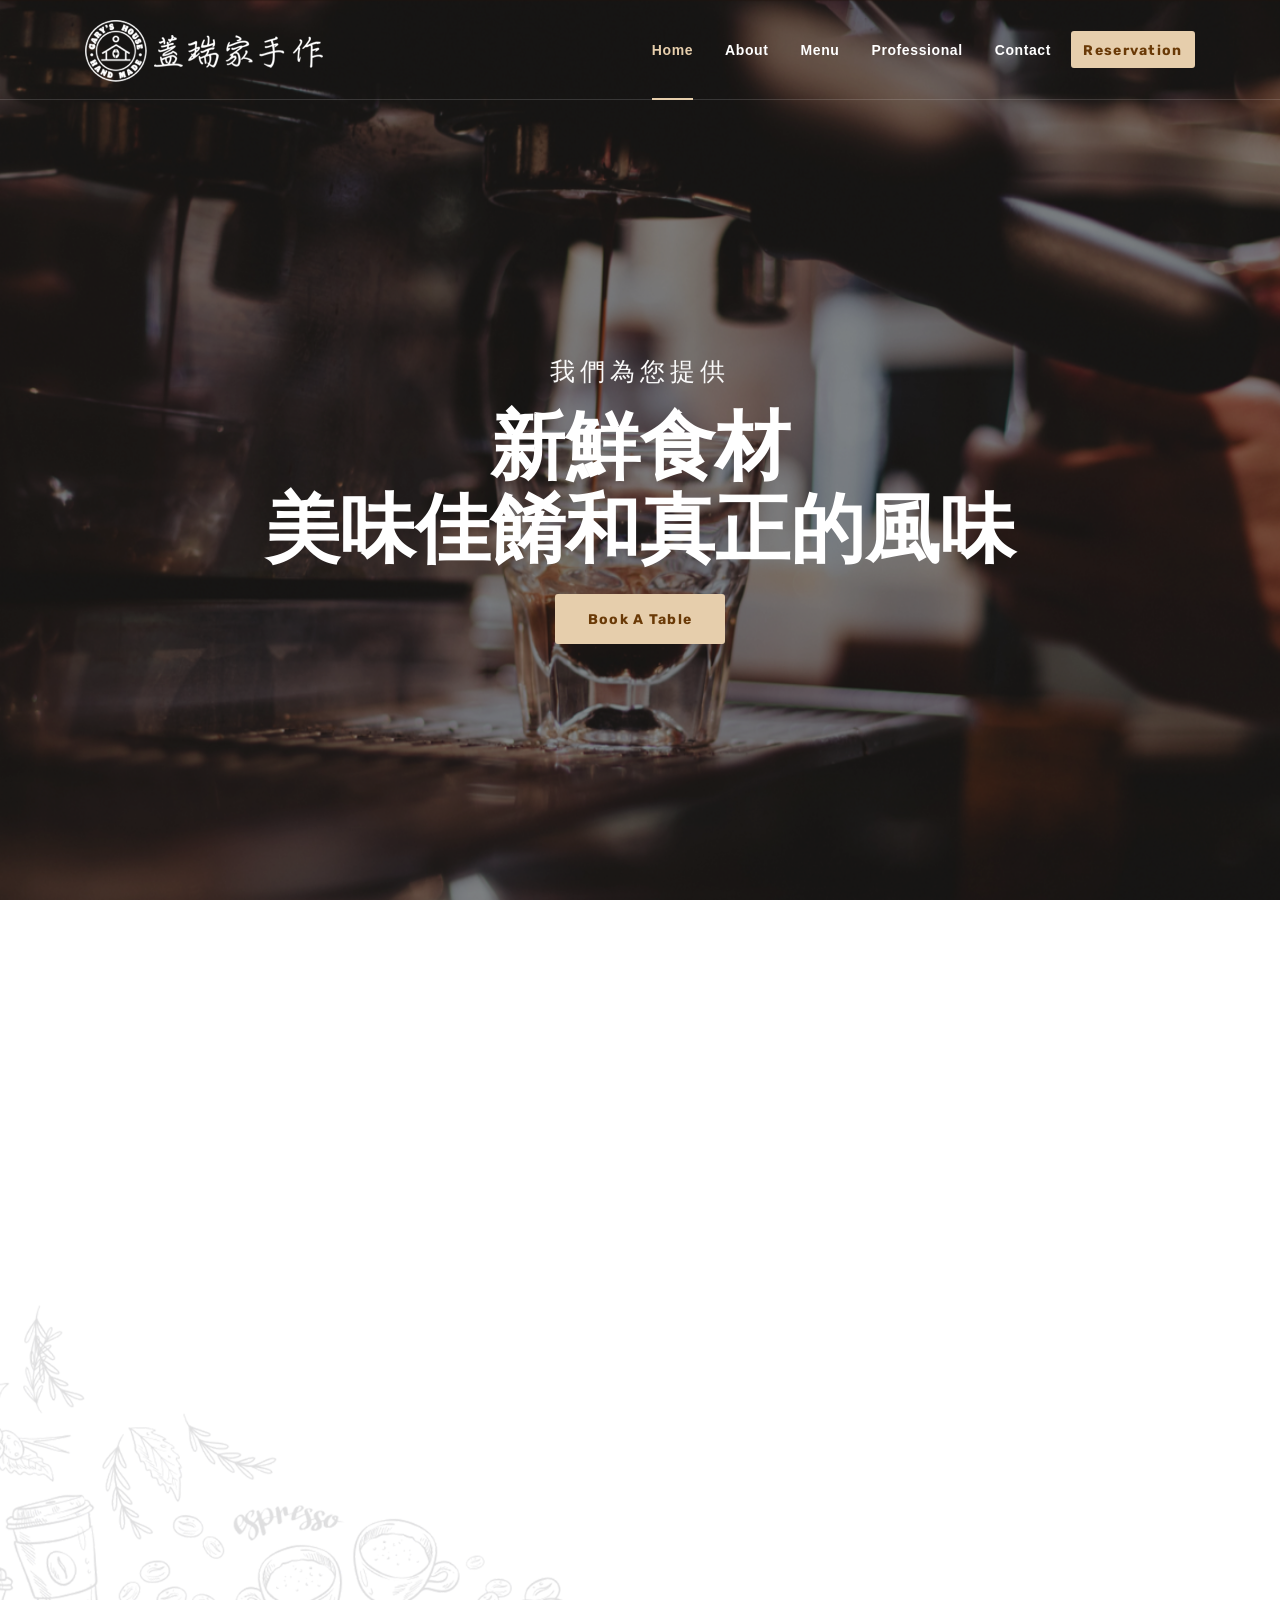
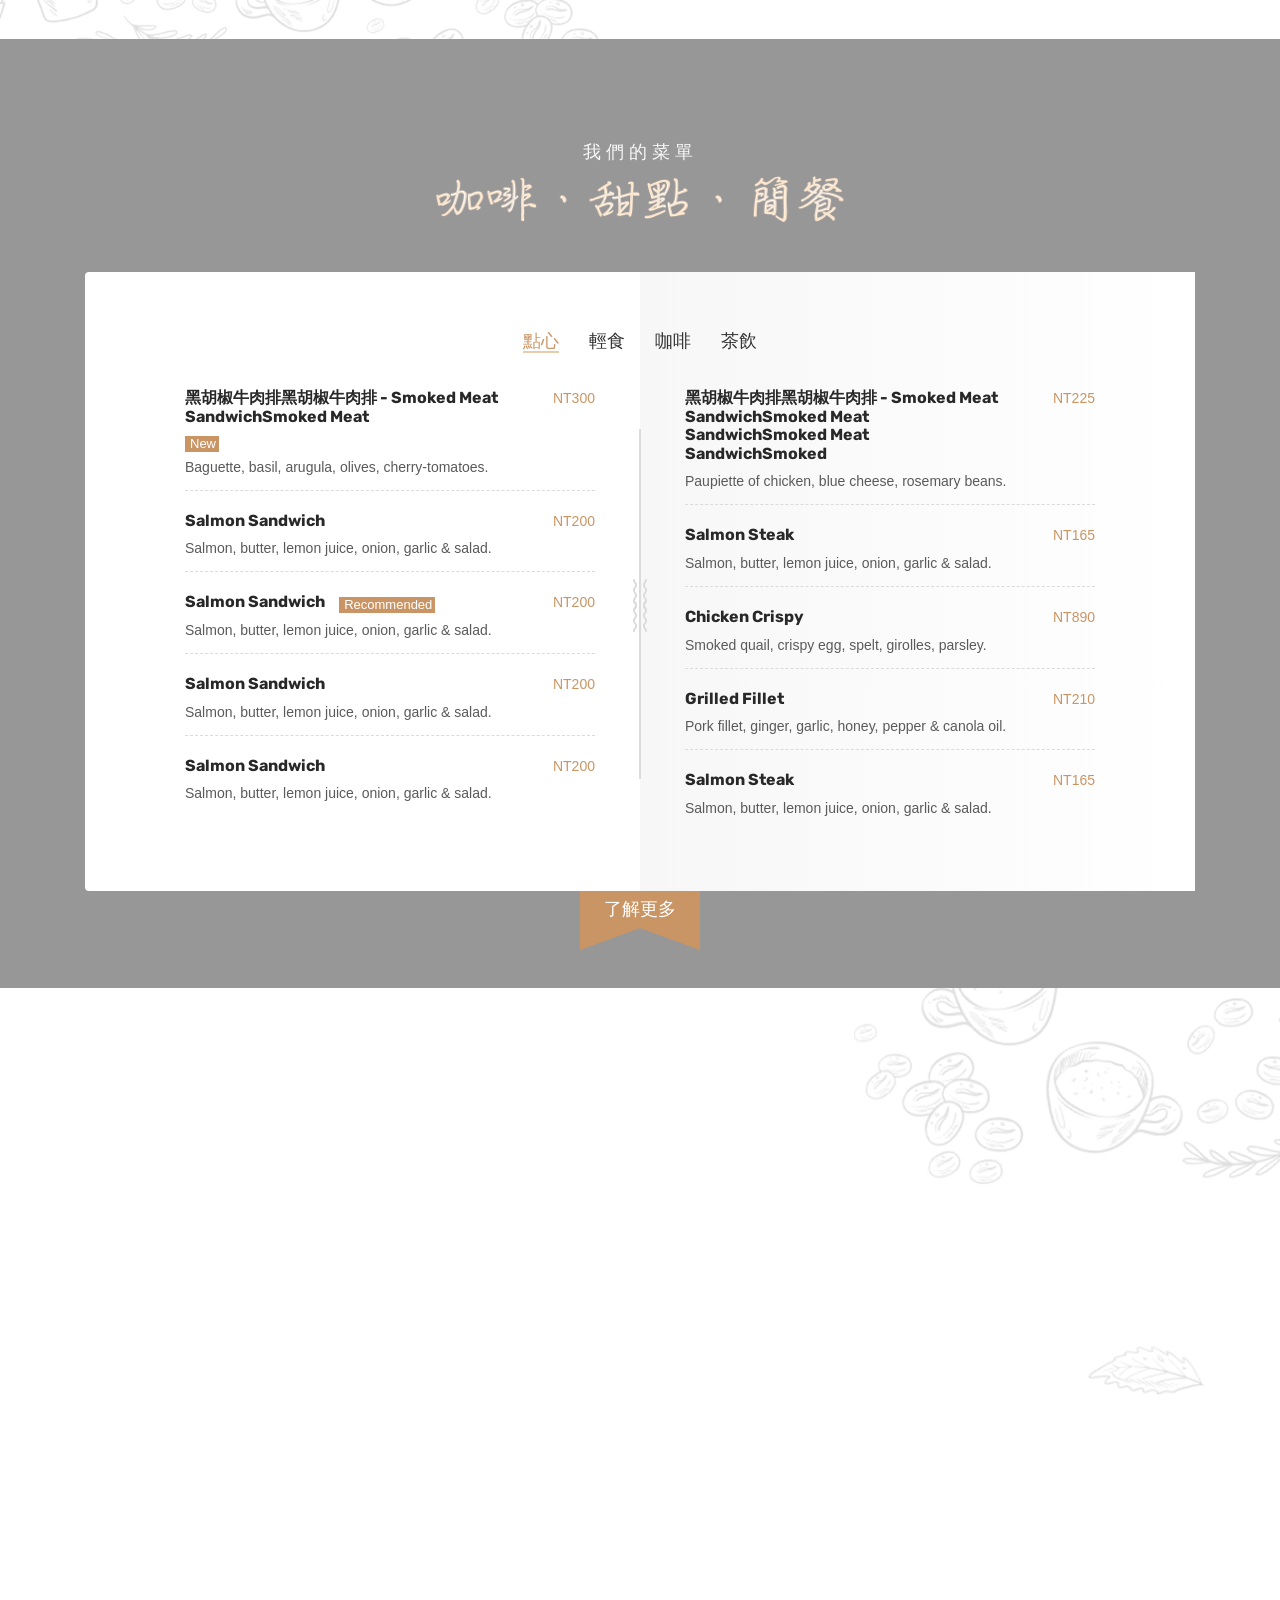
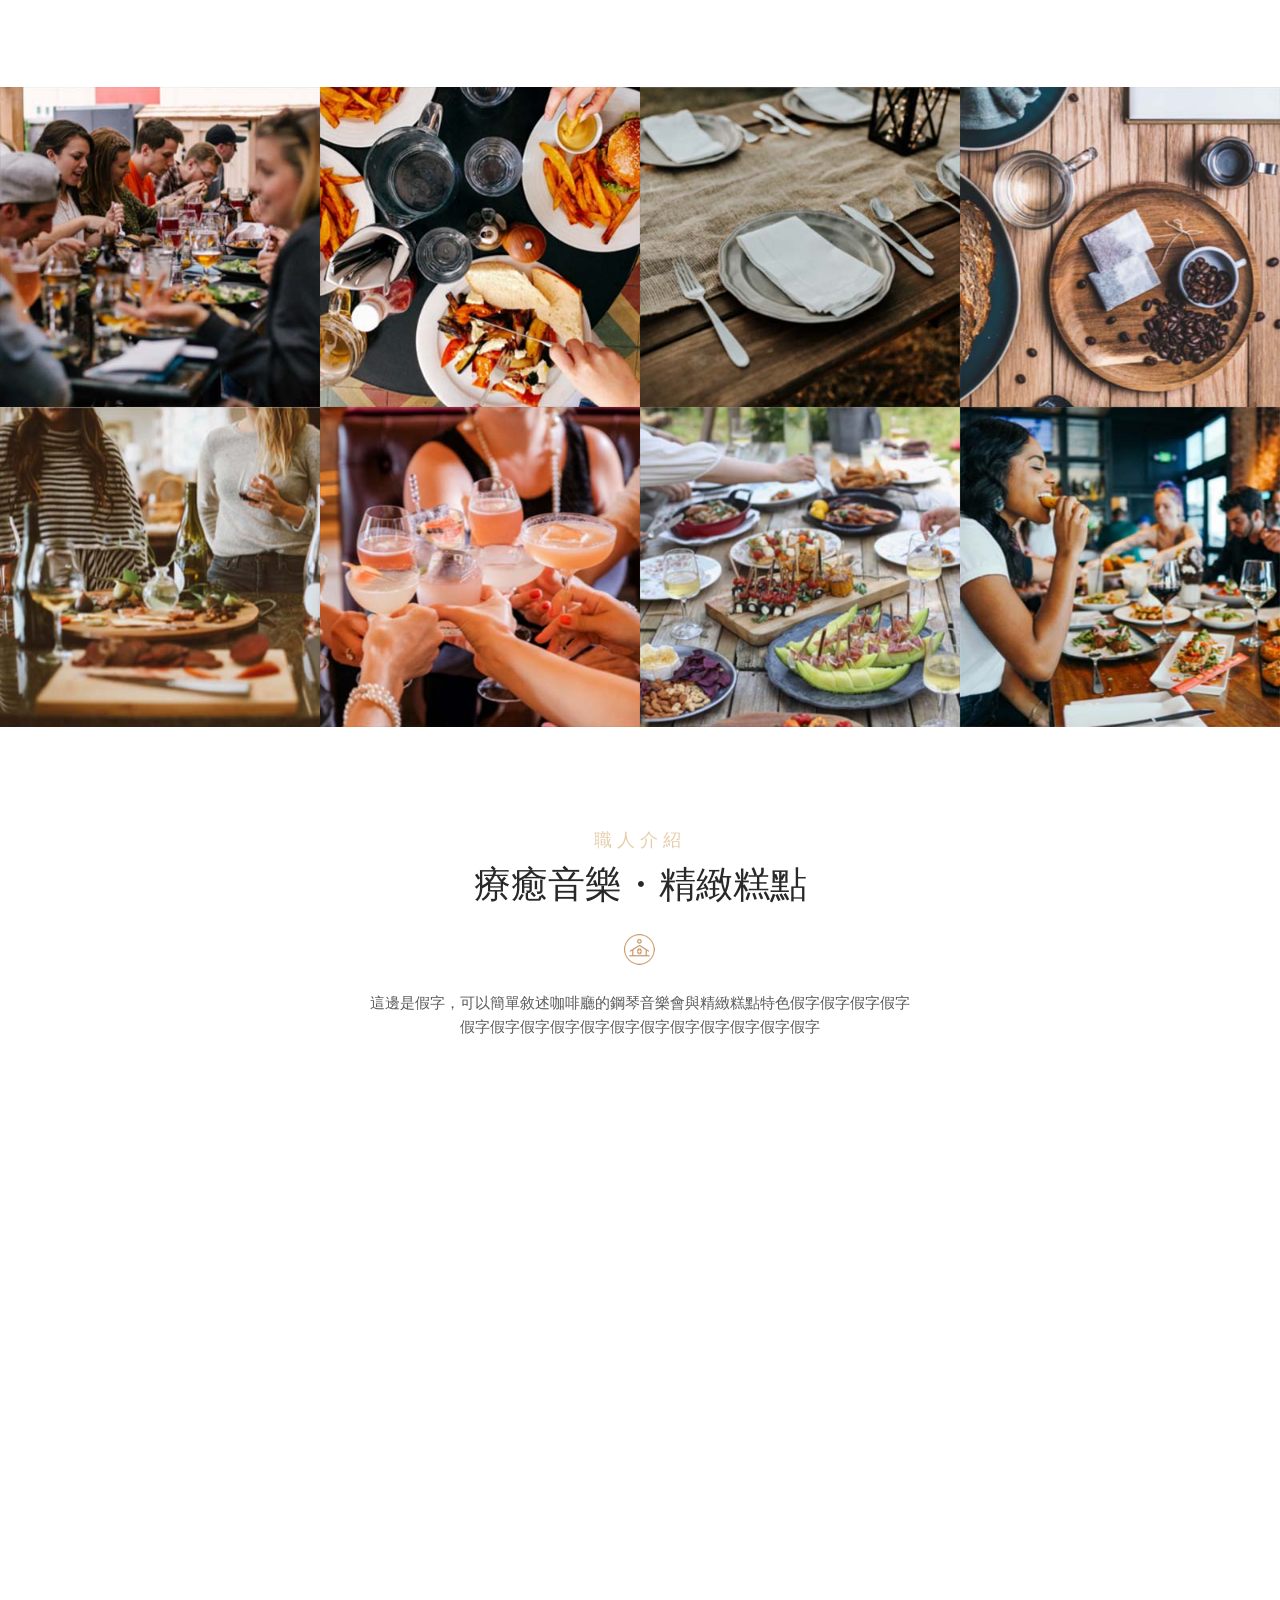
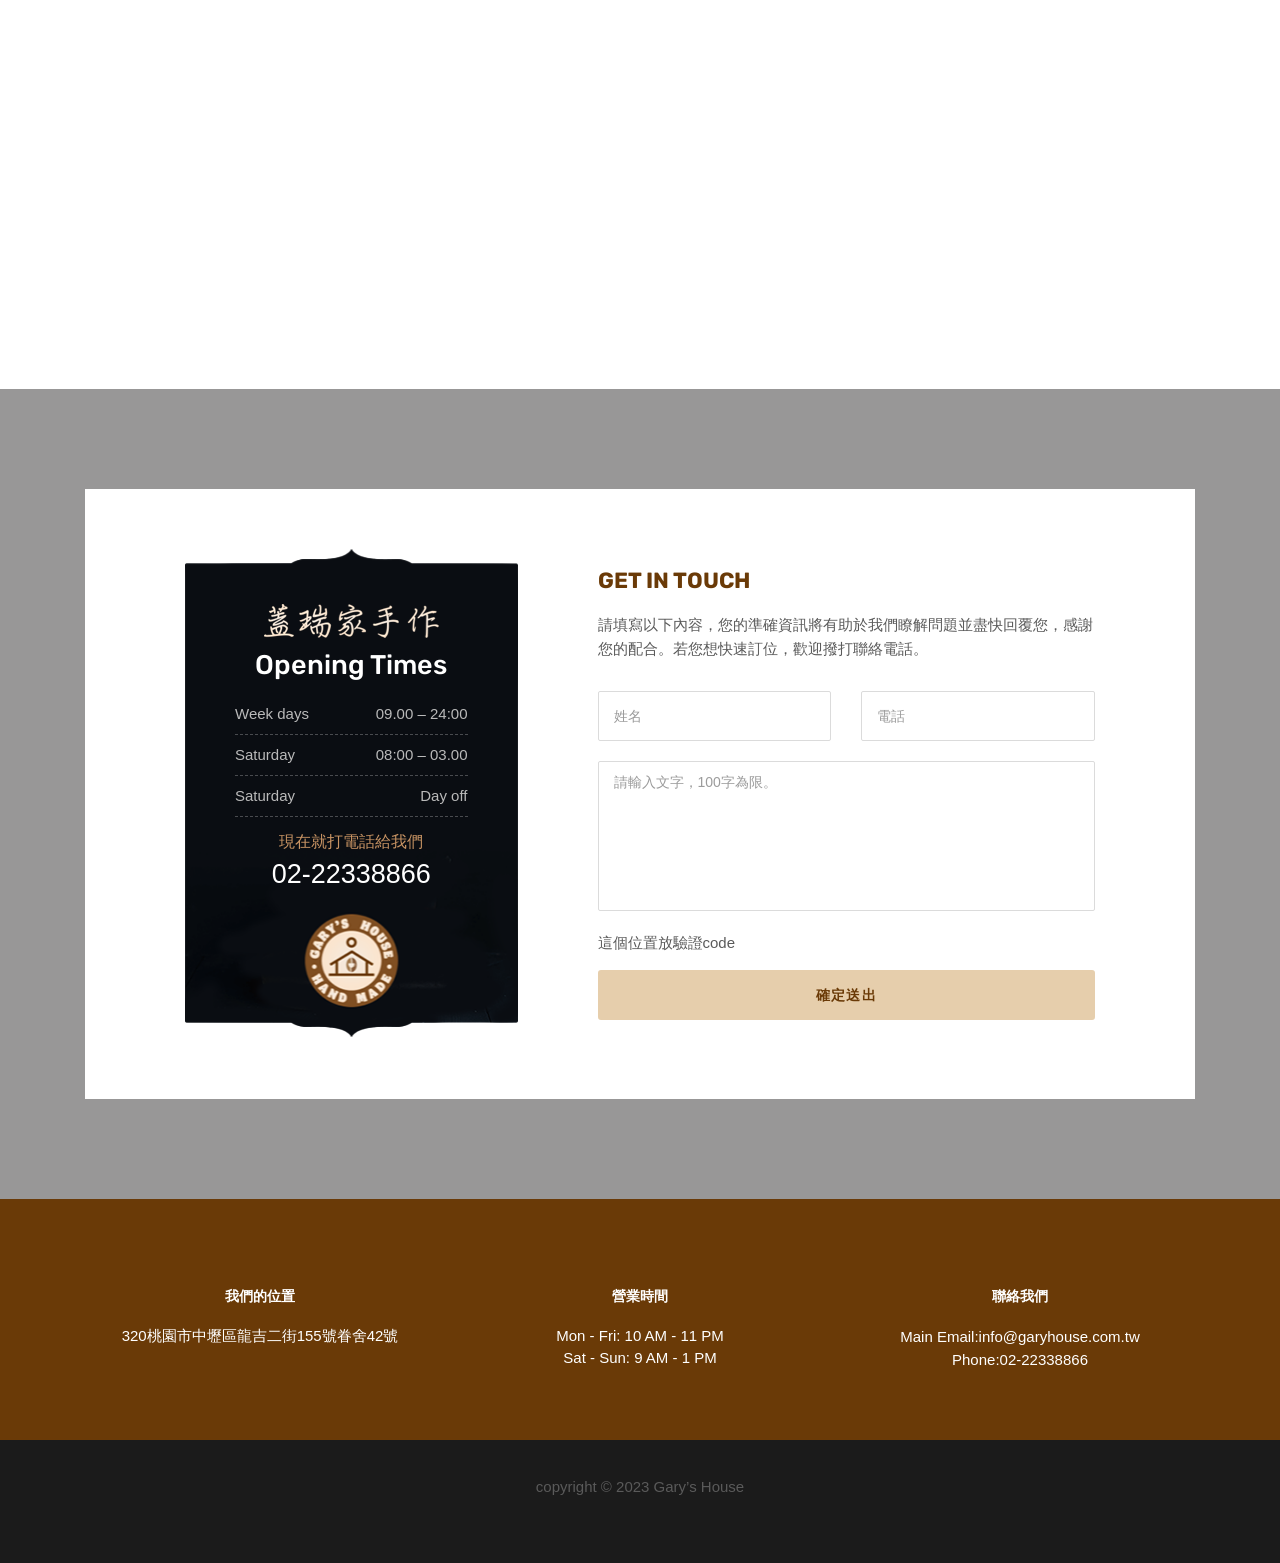
<file: index.html>
<!DOCTYPE html>
<html lang="zh-Hant">

<head>
  <meta http-equiv="Content-Language" content="zh-tw">
  <meta charset="UTF-8" />
  <meta name="viewport" content="width=device-width, initial-scale=1.0" />
  <meta http-equiv="X-UA-Compatible" content="ie=edge" />
  <meta name="description" content="蓋瑞家手作咖啡">
  <link href="images/favicon/favicon.png" rel="icon">
  <title>蓋瑞家手作咖啡</title>
  <link rel="stylesheet"
    href="https://fonts.googleapis.com/css?family=Rubik:400,500,700%7cShadows+Into+Light&display=swap">
  <link rel="stylesheet" href="css/libraries.css" />
  <link rel="stylesheet" href="css/style.css" />
  <link rel="stylesheet" href="css/public.css" />
</head>

<body>
  <div class="wrapper">
    <!-- =========================
        Header
    =========================== -->
    <header id="header" class="header header-transparent header-layout1">
      <nav class="navbar navbar-expand-lg sticky-navbar">
        <div class="container">
          <a class="navbar-brand" href="index.html">
            <img src="images/logo/logo-light.png" class="logo-light" alt="logo">
            <img src="images/logo/logo-dark.png" class="logo-dark" alt="logo">
          </a>
          <button class="navbar-toggler" type="button">
            <span class="menu-lines"><span></span></span>
          </button>
          <div class="collapse navbar-collapse" id="mainNavigation">
            <ul class="navbar-nav ml-auto">
              <li class="nav__item">
                <a href="index.html" class="nav__item-link active">Home</a>
              </li>
              <li class="nav__item">
                <a href="#about" class="nav__item-link">About</a>
              </li>
              <li class="nav__item">
                <a href="menu-detail.html" class="nav__item-link">Menu</a>
              </li>
              <li class="nav__item">
                <a href="#professional" class="nav__item-link">Professional</a>
              </li>
              <li class="nav__item">
                <a href="#contact" class="nav__item-link">Contact</a>
              </li>
            </ul><!-- /.navbar-nav -->
          </div><!-- /.navbar-collapse -->
          <div class="navbar-actions-wrap">
            <div class="navbar-actions d-flex align-items-center">
              <a href="#contact"
                class="navbar__action-btn navbar__action-btn-reserve btn btn__primary">Reservation</a>
            </div><!-- /.navbar-actions -->
          </div><!-- /.navbar-actions-wrap -->
        </div><!-- /.container -->
      </nav><!-- /.navabr -->
    </header><!-- /.Header -->

    <!-- ============================
        Slider
    ============================== -->
    <section id="slider" class="slider slider-layout1">
      <div class="carousel owl-carousel carousel-arrows" data-slide="1" data-slide-md="1" data-slide-sm="1"
        data-autoplay="true" data-nav="true" data-dots="false" data-space="0" data-loop="true" data-speed="3000"
        data-transition="fade" data-animate-out="fadeOut" data-animate-in="fadeIn">
        <div class="slide-item align-v-h text-center bg-overlay">
          <div class="bg-img"><img src="images/backgrounds/2.jpg" alt="slide img"></div>
          <div class="container">
            <div class="row">
              <div class="col-sm-12 col-md-12 col-lg-12">
                <div class="slide__content">
                  <span class="slide__subtitle">我們為您提供</span>
                  <h2 class="slide__title">新鮮食材</br>美味佳餚和真正的風味</h2>
                  <!-- <p class="slide__desc">標題假字假字假字</p> -->
                  <a href="reservation.html" class="btn btn__primary my-1">Book A Table</a>
                </div><!-- /.slide-content -->
              </div><!-- /.col-lg-12 -->
            </div><!-- /.row -->
          </div><!-- /.container -->
        </div><!-- /.slide-item -->
        <div class="slide-item align-v-h text-center bg-overlay bg-overlay-2">
          <div class="bg-img"><img src="images/backgrounds/2.jpg" alt="slide img"></div>
          <div class="container">
            <div class="row">
              <div class="col-sm-12 col-md-12 col-lg-12">
                <div class="slide__content">
                  <span class="slide__subtitle">我們為您提供</span>
                  <h2 class="slide__title">新鮮食材</br>美味佳餚和真正的風味</h2>
                  <!-- <p class="slide__desc">標題假字假字假字</p> -->
                  <a href="reservation.html" class="btn btn__primary my-1">Book A Table</a>
                </div>
              </div>
            </div>
          </div>
        </div>
      </div><!-- /.carousel -->
     
    </section><!-- /.slider -->

    <section class="pt-0" id="about">
      <div class="bg-img"><img src="images/backgrounds/pattern/2.png"></div>
      <!-- =====================
       Banner layout1
       ======================== -->
      <section id="bannerLayout1" class="banner banner-layout1 pb-70">
        <div class="container">
          <div class="row">
            <div class="col-sm-12 col-md-12 col-lg-12">
              <div class="banner__content">
                <div class="banner__content-text" data-aos="fade-right">
                  <div class="banner__content-text-inner">
                    <div class="heading">
                      <span class="heading__subtitle">歡迎來到</span>
                      <img src="images/about/about-logo.png">
                      <!-- <h2 class="heading__title">Welcome To Babette</h2> -->
                      <div class="heading__icon">
                        <img src="images/about/about-logo-icon.png">
                      </div>
                      <p class="heading__desc">這邊是假字，可以簡單關於咖啡廳敘述。開設的第一家餐廳，餐廳的設計考慮到了歷史，我們創造了一個柔軟的工業餐廳，結合了開放式廚房、咖啡外賣酒吧和可愛的現場咖啡烘焙店。</p>
                      
                    </div><!-- /.heading -->
                  </div><!-- /.banner__content-text-inner -->
                </div><!-- /.banner__content-text -->
                <div class="banner__content-img" data-aos="fade-left">
                  <img src="images/banners/1.png" alt="banner">
                </div><!-- /.banner__content-img -->
              </div><!-- /.banner__content -->
            </div><!-- /.col-lg-12 -->
          </div><!-- /.row -->
        </div><!-- /.container -->
      </section><!-- /.Banner layout1 -->
      
    </section>

    <!-- ========================
        Menu layout layout 5
    =========================== -->
    <section id="menulayout5" class="menu-layout5 pb-60 bg-overlay bg-overlay-2 bg-parallax">
      <div class="bg-img"><img src="images/backgrounds/9.jpg" alt="background"></div>
      <div class="container">
        <div class="row">
          <div class="col-sm-12 col-md-12 col-lg-6 offset-lg-3">
            <div class="heading heading-white text-center mb-50">
              <span class="heading__subtitle">我們的菜單</span>
              <!-- <h2 class="heading__title">Discover Our Menu</h2> -->
              <img src="images/menu/menu-logo.png">
            </div><!-- /.heading -->
          </div><!-- /.col-lg-6 -->
        </div><!-- /.row -->
        <div class="row">
          <div class="col-sm-12 col-md-12 col-lg-12">
            <div class="menu-wrapper">
              <nav class="nav nav-tabs justify-content-center">
                <a class="nav__link active" data-toggle="tab" href="#tab1">點心</a>
                <a class="nav__link" data-toggle="tab" href="#tab2">輕食</a>
                <a class="nav__link" data-toggle="tab" href="#tab3">咖啡</a>
                <a class="nav__link" data-toggle="tab" href="#tab4">茶飲</a>
              </nav>

              <div class="tab-content">
                <div class="tab-pane fade show active" id="tab1">
                  <div class="row">
                    <div class="col-sm-12 col-md-12 col-lg-6 menu-wrapper-inner">
                      <div class="menu-item">
                        <div class="row">
                          <div class="col-9 col-lg-10">
                            <h4 class="menu__item-title"><a href="menu-detail.html">黑胡椒牛肉排黑胡椒牛肉排 - Smoked Meat SandwichSmoked Meat</a></h4>
                            <span class="pricing__tag">New</span>
                          </div>
                          <div class="col-3 col-md-12 col-lg-2">
                            <span class="menu__item-price">NT300</span>
                          </div>
                        </div>
                        <p class="menu__item-desc">Baguette, basil, arugula, olives, cherry-tomatoes.</p>
                      </div><!-- /.menu-item -->

                      <div class="menu-item">
                        <div class="row">
                          <div class="col-9 col-lg-10">
                            <h4 class="menu__item-title"><a href="menu-detail.html">Salmon Sandwich</a></h4>
                          </div>
                          <div class="col-3 col-lg-2">
                            <span class="menu__item-price">NT200</span>
                          </div>
                        </div>
                        <p class="menu__item-desc">Salmon, butter, lemon juice, onion, garlic & salad.</p>
                      </div><!-- /.menu-item -->

                      <div class="menu-item">
                        <div class="row">
                          <div class="col-9 col-lg-10">
                            <h4 class="menu__item-title"><a href="menu-detail.html">Salmon Sandwich</a></h4>
                            <span class="pricing__tag">Recommended</span>
                          </div>
                          <div class="col-3 col-lg-2">
                            <span class="menu__item-price">NT200</span>
                          </div>
                        </div>
                        <p class="menu__item-desc">Salmon, butter, lemon juice, onion, garlic & salad.</p>
                      </div><!-- /.menu-item -->

                      <div class="menu-item">
                        <div class="row">
                          <div class="col-9 col-lg-10">
                            <h4 class="menu__item-title"><a href="menu-detail.html">Salmon Sandwich</a></h4>
                          </div>
                          <div class="col-3 col-lg-2">
                            <span class="menu__item-price">NT200</span>
                          </div>
                        </div>
                        <p class="menu__item-desc">Salmon, butter, lemon juice, onion, garlic & salad.</p>
                      </div><!-- /.menu-item -->

                      <div class="menu-item">
                        <div class="row">
                          <div class="col-9 col-lg-10">
                            <h4 class="menu__item-title"><a href="menu-detail.html">Salmon Sandwich</a></h4>
                          </div>
                          <div class="col-3 col-lg-2">
                            <span class="menu__item-price">NT200</span>
                          </div>
                        </div>
                        <p class="menu__item-desc">Salmon, butter, lemon juice, onion, garlic & salad.</p>
                      </div><!-- /.menu-item -->
                    </div><!-- /.col-lg-6 -->

                    <div class="col-sm-12 col-md-12 col-lg-6 menu-wrapper-inner">
                      <div class="menu-item">
                        <div class="row">
                          <div class="col-9 col-lg-10">
                            <h4 class="menu__item-title"><a href="menu-detail.html">黑胡椒牛肉排黑胡椒牛肉排 - Smoked Meat SandwichSmoked Meat SandwichSmoked Meat SandwichSmoked</a></h4>
                          </div>
                          <div class="col-3 col-lg-2">
                            <span class="menu__item-price">NT225</span>
                          </div>
                        </div>
                        <p class="menu__item-desc">Paupiette of chicken, blue cheese, rosemary beans.</p>
                      </div><!-- /.menu-item -->
                      <div class="menu-item">
                        <h4 class="menu__item-title"><a href="menu-detail.html">Salmon Steak</a></h4>
                        <span class="menu__item-price">NT165</span>
                        <p class="menu__item-desc">Salmon, butter, lemon juice, onion, garlic & salad.</p>
                      </div><!-- /.menu-item -->
                      <div class="menu-item">
                        <h4 class="menu__item-title"><a href="menu-detail.html">Chicken Crispy</a></h4>
                        <span class="menu__item-price">NT890</span>
                        <p class="menu__item-desc">Smoked quail, crispy egg, spelt, girolles, parsley.</p>
                      </div><!-- /.menu-item -->
                      <div class="menu-item">
                        <h4 class="menu__item-title"><a href="menu-detail.html">Grilled Fillet</a></h4>
                        <span class="menu__item-price">NT210</span>
                        <p class="menu__item-desc">Pork fillet, ginger, garlic, honey, pepper & canola oil.</p>
                      </div><!-- /.menu-item -->
                      <div class="menu-item">
                        <h4 class="menu__item-title"><a href="menu-detail.html">Salmon Steak</a></h4>
                        <span class="menu__item-price">NT165</span>
                        <p class="menu__item-desc">Salmon, butter, lemon juice, onion, garlic & salad.</p>
                      </div><!-- /.menu-item -->
                    </div><!-- /.col-lg-6 -->
                  </div><!-- /.row  -->
                </div><!-- /.tab  -->
                <div class="tab-pane fade" id="tab2">
                  <div class="row">
                    <div class="col-sm-12 col-md-12 col-lg-6 menu-wrapper-inner">
                      <div class="menu-item">
                        <h4 class="menu__item-title"><a href="menu-detail.html">Pan of Fried Eggs</a></h4>
                        <span class="pricing__tag">Recommended</span>
                        <span class="menu__item-price">NT220</span>
                        <p class="menu__item-desc">Eggs, bacon and cherry-tomatoes with bread.</p>
                      </div><!-- /.menu-item -->
                      <div class="menu-item">
                        <h4 class="menu__item-title"><a href="menu-detail.html">Smoked Meat Sandwich</a></h4>
                        <span class="menu__item-price">NT220</span>
                        <p class="menu__item-desc">Baguette, basil, arugula, olives, cherry-tomatoes.</p>
                      </div><!-- /.menu-item -->
                      <div class="menu-item">
                        <h4 class="menu__item-title"><a href="menu-detail.html">Salmon Sandwich</a></h4>
                        <span class="menu__item-price">NT220</span>
                        <p class="menu__item-desc">Salmon, butter, lemon juice, onion, garlic & salad.</p>
                      </div><!-- /.menu-item -->
                      <div class="menu-item">
                        <h4 class="menu__item-title"><a href="menu-detail.html">Breakfast Set</a></h4>
                        <span class="menu__item-price">NT220</span>
                        <p class="menu__item-desc">Croissants with strawberries, mascarpone, honey.</p>
                      </div><!-- /.menu-item -->
                      <div class="menu-item">
                        <h4 class="menu__item-title"><a href="menu-detail.html">Healthy Breakfast</a></h4>
                        <span class="menu__item-price">NT220</span>
                        <p class="menu__item-desc">Oat granola with fresh blueberries, almond, yogurt.</p>
                      </div><!-- /.menu-item -->
                    </div><!-- /.col-lg-6 -->
                    <div class="col-sm-12 col-md-12 col-lg-6 menu-wrapper-inner">
                      <div class="menu-item">
                        <h4 class="menu__item-title"><a href="menu-detail.html">Chicken Crispy</a></h4>
                        <span class="menu__item-price">NT220</span>
                        <p class="menu__item-desc">Smoked quail, crispy egg, spelt, girolles, parsley.</p>
                      </div><!-- /.menu-item -->
                      <div class="menu-item">
                        <h4 class="menu__item-title"><a href="menu-detail.html">Chicken Breast</a></h4>
                        <span class="menu__item-price">NT220</span>
                        <p class="menu__item-desc">Paupiette of chicken, blue cheese, rosemary beans.</p>
                      </div><!-- /.menu-item -->
                      <div class="menu-item">
                        <h4 class="menu__item-title"><a href="menu-detail.html">Salmon Steak</a></h4>
                        <span class="menu__item-price">NT220</span>
                        <p class="menu__item-desc">Salmon, butter, lemon juice, onion, garlic & salad.</p>
                      </div><!-- /.menu-item -->
                      <div class="menu-item">
                        <h4 class="menu__item-title"><a href="menu-detail.html">Salmon Steak</a></h4>
                        <span class="menu__item-price">NT220</span>
                        <p class="menu__item-desc">Salmon, butter, lemon juice, onion, garlic & salad.</p>
                      </div><!-- /.menu-item -->
                      <div class="menu-item">
                        <h4 class="menu__item-title"><a href="menu-detail.html">Grilled Fillet</a></h4>
                        <span class="menu__item-price">NT220</span>
                        <p class="menu__item-desc">Pork fillet, ginger, garlic, honey, pepper & canola oil.</p>
                      </div><!-- /.menu-item -->
                    </div><!-- /.col-lg-6 -->
                  </div><!-- /.row  -->
                </div><!-- /.tab  -->
                <div class="tab-pane fade" id="tab3">
                  <div class="row">
                    <div class="col-sm-12 col-md-12 col-lg-6 menu-wrapper-inner">
                      <div class="menu-item">
                        <h4 class="menu__item-title">Chicken Breast</h4>
                        <span class="menu__item-price">NT220</span>
                        <p class="menu__item-desc">Paupiette of chicken, blue cheese, rosemary beans.</p>
                      </div><!-- /.menu-item -->
                      <div class="menu-item">
                        <h4 class="menu__item-title">Salmon Steak</h4>
                        <span class="menu__item-price">NT220</span>
                        <p class="menu__item-desc">Salmon, butter, lemon juice, onion, garlic & salad.</p>
                      </div><!-- /.menu-item -->
                      <div class="menu-item">
                        <h4 class="menu__item-title">Chicken Crispy</h4>
                        <span class="menu__item-price">NT220</span>
                        <p class="menu__item-desc">Smoked quail, crispy egg, spelt, girolles, parsley.</p>
                      </div><!-- /.menu-item -->
                      <div class="menu-item">
                        <h4 class="menu__item-title">Grilled Fillet</h4>
                        <span class="menu__item-price">NT220</span>
                        <p class="menu__item-desc">Pork fillet, ginger, garlic, honey, pepper & canola oil.</p>
                      </div><!-- /.menu-item -->
                      <div class="menu-item">
                        <h4 class="menu__item-title">Salmon Steak</h4>
                        <span class="menu__item-price">NT220</span>
                        <p class="menu__item-desc">Salmon, butter, lemon juice, onion, garlic & salad.</p>
                      </div><!-- /.menu-item -->
                    </div><!-- /.col-lg-6 -->
                    <div class="col-sm-12 col-md-12 col-lg-6 menu-wrapper-inner">
                      <div class="menu-item">
                        <h4 class="menu__item-title">Pan of Fried Eggs</h4>
                        <span class="pricing__tag">Recommended</span>
                        <span class="menu__item-price">NT220</span>
                        <p class="menu__item-desc">Eggs, bacon and cherry-tomatoes with bread.</p>
                      </div><!-- /.menu-item -->
                      <div class="menu-item">
                        <h4 class="menu__item-title">Breakfast Set</h4>
                        <span class="menu__item-price">NT220</span>
                        <p class="menu__item-desc">Croissants with strawberries, mascarpone, honey.</p>
                      </div><!-- /.menu-item -->
                      <div class="menu-item">
                        <h4 class="menu__item-title">Smoked Meat Sandwich</h4>
                        <span class="menu__item-price">NT220</span>
                        <p class="menu__item-desc">Baguette, basil, arugula, olives, cherry-tomatoes.</p>
                      </div><!-- /.menu-item -->
                      <div class="menu-item">
                        <h4 class="menu__item-title">Salmon Sandwich</h4>
                        <span class="menu__item-price">NT220</span>
                        <p class="menu__item-desc">Salmon, butter, lemon juice, onion, garlic & salad.</p>
                      </div><!-- /.menu-item -->
                      <div class="menu-item">
                        <h4 class="menu__item-title">Healthy Breakfast</h4>
                        <span class="menu__item-price">NT220</span>
                        <p class="menu__item-desc">Oat granola with fresh blueberries, almond, yogurt.</p>
                      </div><!-- /.menu-item -->
                    </div><!-- /.col-lg-6 -->
                  </div><!-- /.row  -->
                </div><!-- /.tab  -->
                <div class="tab-pane fade" id="tab4">
                  <div class="row">
                    <div class="col-sm-12 col-md-12 col-lg-6 menu-wrapper-inner">
                      <div class="menu-item">
                        <h4 class="menu__item-title">Breakfast Set</h4>
                        <span class="menu__item-price">NT220</span>
                        <p class="menu__item-desc">Croissants with strawberries, mascarpone, honey.</p>
                      </div><!-- /.menu-item -->
                      <div class="menu-item">
                        <h4 class="menu__item-title">Smoked Meat Sandwich</h4>
                        <span class="menu__item-price">NT220</span>
                        <p class="menu__item-desc">Baguette, basil, arugula, olives, cherry-tomatoes.</p>
                      </div><!-- /.menu-item -->
                      <div class="menu-item">
                        <h4 class="menu__item-title">Salmon Sandwich</h4>
                        <span class="menu__item-price">NT220</span>
                        <p class="menu__item-desc">Salmon, butter, lemon juice, onion, garlic & salad.</p>
                      </div><!-- /.menu-item -->
                      <div class="menu-item">
                        <h4 class="menu__item-title">Pan of Fried Eggs</h4>
                        <span class="pricing__tag">Recommended</span>
                        <span class="menu__item-price">NT220</span>
                        <p class="menu__item-desc">Eggs, bacon and cherry-tomatoes with bread.</p>
                      </div><!-- /.menu-item -->
                      <div class="menu-item">
                        <h4 class="menu__item-title">Healthy Breakfast</h4>
                        <span class="menu__item-price">NT220</span>
                        <p class="menu__item-desc">Oat granola with fresh blueberries, almond, yogurt.</p>
                      </div><!-- /.menu-item -->
                    </div><!-- /.col-lg-6 -->
                    <div class="col-sm-12 col-md-12 col-lg-6 menu-wrapper-inner">
                      <div class="menu-item">
                        <h4 class="menu__item-title">Chicken Crispy</h4>
                        <span class="menu__item-price">NT220</span>
                        <p class="menu__item-desc">Smoked quail, crispy egg, spelt, girolles, parsley.</p>
                      </div><!-- /.menu-item -->
                      <div class="menu-item">
                        <h4 class="menu__item-title">Grilled Fillet</h4>
                        <span class="menu__item-price">NT220</span>
                        <p class="menu__item-desc">Pork fillet, ginger, garlic, honey, pepper & canola oil.</p>
                      </div><!-- /.menu-item -->
                      <div class="menu-item">
                        <h4 class="menu__item-title">Salmon Steak</h4>
                        <span class="menu__item-price">NT220</span>
                        <p class="menu__item-desc">Salmon, butter, lemon juice, onion, garlic & salad.</p>
                      </div><!-- /.menu-item -->
                      <div class="menu-item">
                        <h4 class="menu__item-title">Chicken Breast</h4>
                        <span class="menu__item-price">NT220</span>
                        <p class="menu__item-desc">Paupiette of chicken, blue cheese, rosemary beans.</p>
                      </div><!-- /.menu-item -->
                      <div class="menu-item">
                        <h4 class="menu__item-title">Salmon Steak</h4>
                        <span class="menu__item-price">NT220</span>
                        <p class="menu__item-desc">Salmon, butter, lemon juice, onion, garlic & salad.</p>
                      </div><!-- /.menu-item -->
                    </div><!-- /.col-lg-6 -->
                  </div><!-- /.row  -->
                </div><!-- /.tab  -->
              </div><!-- /.tab-content  -->
            </div><!-- /.menu-wrapper  -->
          </div><!-- /.col-lg-12 -->
        </div><!-- /.row -->
        <div class="row">
          <div class="col-sm-12 col-md-12 col-lg-12 text-center">
            <a href="menu-detail.html" class="btn-custom">了解更多</a>
          </div><!-- /.col-lg-12 -->
        </div><!-- /.row -->
      </div><!-- /.container -->
    </section><!-- /.menu layout 5 -->

    <!-- =====================
       Banner layout2
    ======================== -->
    <section id="bannerLayout2" class="banner banner-layout2 pb-130">
      <div class="bg-img"><img src="images/backgrounds/pattern/1.png" alt="background"></div>
      <div class="container">
        <div class="row">
          <div class="col-sm-12 col-md-12 col-lg-12">
            <div class="banner__content">
              <div class="banner__content-text" data-aos="fade-left">
                <div class="banner__content-text-inner">
                  <div class="heading mb-40">
                    <span class="heading__subtitle">溫馨迷人的氛圍</span>
                    <h2 class="heading__title">私人包場用餐和活動</h2>
                    <div class="heading__icon">
                      <img src="images/about/about-logo-icon.png" alt="signature">
                    </div>
                    <p class="heading__desc">這邊是假字，可以簡單咖啡廳可以包場辦活動...等敘述。我們可承辦各種規模的活動，是舉辦大型活動或私密聚會的理想之選，我們的團隊可以根據您的口味策劃菜單。</p>
                  </div><!-- /.heading -->
                  <!-- <a href="#" class="btn btn__secondary btn__link mx-2 my-1">Explore Events</a>
                  <a href="#" class="btn btn__primary mx-2 my-1">Explore Events</a> -->
                </div><!-- /.banner__content-text-inner -->
              </div><!-- /.banner__content-text -->
              <div class="banner__content-img" data-aos="fade-right">
                <img src="images/banners/4.png" alt="banner">
              </div><!-- /.banner__content-img -->
            </div><!-- /.banner__content -->
          </div><!-- /.col-lg-12 -->
        </div><!-- /.row -->
      </div><!-- /.container -->
    </section><!-- /.Banner layout1 -->

    <!-- =========================== 
      portfolio Gallery 
    ============================= -->
    <section id="portfolioGallery" class="portfolio portfolio-gallery portfolio-gallery-no-margin py-0">
      <div class="container-fluid col-padding-0">
        <div class="row">
          <!-- portfolio item #1 -->
          <div class="col-sm-6 col-md-4 col-lg-3">
            <div class="portfolio-item">
              <div class="portfolio__img">
                <img src="images/gallery/1.jpg" alt="portfolio img">
              </div><!-- /.portfolio-img -->
              <div class="portfolio__hover">
                <a href="images/gallery/1.jpg" data-lightbox="lightbox" class="zoom__icon2" title='活動照片'></a>
              </div><!-- /.portfolio__hover-->
            </div><!-- /.portfolio-item -->
          </div><!-- /.col-lg-4 -->
          <!-- portfolio item #2 -->
          <div class="col-sm-6 col-md-4 col-lg-3">
            <div class="portfolio-item">
              <div class="portfolio__img">
                <img src="images/gallery/2.jpg" alt="portfolio img">
              </div><!-- /.portfolio-img -->
              <div class="portfolio__hover">
                <a href="images/gallery/2.jpg" data-lightbox="lightbox" class="zoom__icon2" title='活動照片'></a>
              </div><!-- /.portfolio__hover-->
            </div><!-- /.portfolio-item -->
          </div><!-- /.col-lg-4 -->
          <!-- portfolio item #3 -->
          <div class="col-sm-6 col-md-4 col-lg-3">
            <div class="portfolio-item">
              <div class="portfolio__img">
                <img src="images/gallery/3.jpg" alt="portfolio img">
              </div><!-- /.portfolio-img -->
              <div class="portfolio__hover">
                <a href="images/gallery/3.jpg" data-lightbox="lightbox" class="zoom__icon2" title='活動照片'></a>
              </div><!-- /.portfolio__hover-->
            </div><!-- /.portfolio-item -->
          </div><!-- /.col-lg-4 -->
          <!-- portfolio item #4 -->
          <div class="col-sm-6 col-md-4 col-lg-3">
            <div class="portfolio-item">
              <div class="portfolio__img">
                <img src="images/gallery/4.jpg" alt="portfolio img">
              </div><!-- /.portfolio-img -->
              <div class="portfolio__hover">
                <a href="images/gallery/4.jpg" data-lightbox="lightbox" class="zoom__icon2" title='活動照片'></a>
              </div><!-- /.portfolio__hover-->
            </div><!-- /.portfolio-item -->
          </div><!-- /.col-lg-4 -->
          <!-- portfolio item #5 -->
          <div class="col-sm-6 col-md-4 col-lg-3">
            <div class="portfolio-item">
              <div class="portfolio__img">
                <img src="images/gallery/5.jpg" alt="portfolio img">
              </div><!-- /.portfolio-img -->
              <div class="portfolio__hover">
                <a href="images/gallery/5.jpg" data-lightbox="lightbox" class="zoom__icon2" title='活動照片'></a>
              </div><!-- /.portfolio__hover-->
            </div><!-- /.portfolio-item -->
          </div><!-- /.col-lg-4 -->
          <!-- portfolio item #6 -->
          <div class="col-sm-6 col-md-4 col-lg-3">
            <div class="portfolio-item">
              <div class="portfolio__img">
                <img src="images/gallery/6.jpg" alt="portfolio img">
              </div><!-- /.portfolio-img -->
              <div class="portfolio__hover">
                <a href="images/gallery/6.jpg" data-lightbox="lightbox" class="zoom__icon2" title='活動照片'></a>
              </div><!-- /.portfolio__hover-->
            </div><!-- /.portfolio-item -->
          </div><!-- /.col-lg-4 -->
          <!-- portfolio item #7 -->
          <div class="col-sm-6 col-md-4 col-lg-3">
            <div class="portfolio-item">
              <div class="portfolio__img">
                <img src="images/gallery/7.jpg" alt="portfolio img">
              </div><!-- /.portfolio-img -->
              <div class="portfolio__hover">
                <a href="images/gallery/7.jpg" data-lightbox="lightbox" class="zoom__icon2" title='活動照片'></a>
              </div><!-- /.portfolio__hover-->
            </div><!-- /.portfolio-item -->
          </div><!-- /.col-lg-4 -->
          <!-- portfolio item #8 -->
          <div class="col-sm-6 col-md-4 col-lg-3">
            <div class="portfolio-item">
              <div class="portfolio__img">
                <img src="images/gallery/8.jpg" alt="portfolio img">
              </div><!-- /.portfolio-img -->
              <div class="portfolio__hover">
                <a href="images/gallery/8.jpg" data-lightbox="lightbox" class="zoom__icon2" title='活動照片'></a>
              </div><!-- /.portfolio__hover-->
            </div><!-- /.portfolio-item -->
          </div><!-- /.col-lg-4 -->
        </div><!-- /.row -->
      </div><!-- /.container -->
    </section><!-- /.portfolio Gallery -->

    <!-- ========================= 
      Testimonial Layout 1
    =========================  -->
    <section id="testimonialsLayout1" class="testimonials testimonials-layout1">
      <div class="container">
        <div class="row">
          <div class="col-sm-12 col-md-12 col-lg-6 offset-lg-3">
            <div class="heading text-center mb-50">
              <span class="heading__subtitle">職人介紹</span>
              <h2 class="heading__title">療癒音樂・精緻糕點</h2>
              <div class="heading__icon">
                <img src="images/about/about-logo-icon.png">
              </div>
               <p class="heading__desc">這邊是假字，可以簡單敘述咖啡廳的鋼琴音樂會與精緻糕點特色假字假字假字假字假字假字假字假字假字假字假字假字假字假字假字假字</p>
            </div><!-- /.heading -->
          </div><!-- /.col-lg-6 -->
        </div><!-- /.row -->
        <div class="row">
          <div class="col-sm-12 col-md-12 col-lg-12">
            <!-- =====================
               Banner layout2
            ======================== -->
            <section id="bannerLayout2" class="banner banner-layout2 pt-use">
              <div class="container" id="professional">
                <div class="row">
                  <div class="col-sm-12 col-md-12 col-lg-12">
                    <div class="banner__content">
                      <div class="banner__content-text" data-aos="fade-left">
                        <div class="banner__content-text-inner">
                          <div class="heading mb-40">
                            <span class="heading__subtitle">鋼琴音樂會 - 演奏者</span>
                            <h2 class="heading__title">鄧 靜然</h2>
                            <p class="heading__desc pt-2" style="text-align: left;">臺灣青年作曲家，創作風格多元且作品橫跨古典流行與傳統音樂，善於古典與流行音樂即興，近年來積極推廣即興音樂以及兒童音樂教育，也不斷觸及各種領域並創作出多樣的音樂作品，其音樂作品中更善於用鋼琴說故事，在鋼琴上手指落下的音符都是用靈魂在歌唱，聽到他溫暖謙和的音樂時，彷彿有了走過一生之感，如此的讓人心靈平靜與沉澱，是一位觸及內心深處的演奏兼作曲家。</br></br>
                            </p>
                            <ul class="heading__desc p_ul font13 pt-2" style="text-align: left;">
                              <li>心靈鋼琴演奏專輯「心路」系列三與系列四，由馬雅唱片公司發行。</li>
                              <li>管樂交響樂團結合國樂作品『蘭亭集序』、『白蛇傳』、『梨園傳』。</li>
                              <li>「流浪狗之歌2」、「我的媽媽是薛丁山」趙自強(水果奶奶)【如果兒童劇團】音樂劇音樂製作與作曲。</li>
                              <li>聽靜自然系列古箏作品～『聽靜自然』、『箏惜』古箏二重奏、『花舞』。</li>
                              <li>音樂教材「鋼琴小天地」、「創作音樂好好玩」、「即興音樂好好玩」、「實用管樂音樂基礎訓練」。</li>
                              <li>TSA鈴木音樂理事長柯雅雯委託編寫為兒童的胡桃鉗鋼琴協奏曲，於北京中央音樂院之醇親王府音樂廳演出。</li>
                              <li>與臺北金錦町合作，為其量身製作店內音樂。</li>
                              <li>為中國Tineco添可品牌，由鐘漢良代言吸塵器創作配樂「悠閒時光」。</li>
                              <li>邀師大音樂系合唱指揮陳麗芬教授為幕聲女聲合唱團創作「陪伴」於國家音樂廳與台中國家歌劇院演出。</li>
                              <li>受邀海軍軍樂隊創作笙與管樂團之協奏曲「海樂浪馳」。</li>
                              <li>與狂美交響管樂團合作為桃園地景藝術節創作「桃園八景」。</li>
                              <li>采苑藝文基金會委託創作之原創合唱戲劇「音畫~行走的瞬間」</li>
                            </ul>
                          </div><!-- /.heading -->
                        </div><!-- /.banner__content-text-inner -->
                      </div><!-- /.banner__content-text -->
                      <div class="banner__content-img" data-aos="fade-right">
                        <img src="images/banners/5.png" alt="banner">
                      </div><!-- /.banner__content-img -->
                    </div><!-- /.banner__content -->
                  </div><!-- /.col-lg-12 -->
                </div><!-- /.row -->
              </div><!-- /.container -->
            </section><!-- /.Banner layout1 -->
          </div><!-- /.col-lg-12 -->
        </div><!-- /.row -->
      </div><!-- /.container -->
    </section><!-- /.Testimonials Layout 1 -->

    <!-- ========================
      Reservation
    =========================== -->
    <section id="reservationLayout2" class="reservation-layout2  bg-overlay bg-overlay-2 bg-parallax">
      <div class="bg-img"><img src="images/backgrounds/6.jpg" alt="background"></div>
      <div class="container">
        <div class="reservation__wrapper" id="contact">
          <div class="row">
            <div class="col-sm-12 col-md-12 col-lg-5">
              <div class="reservation__banner">
                <img class="reservation__banner-img" src="images/backgrounds/pattern/3.png">
                <div class="reservation__banner-inner">
                  <img src="images/footer-logo.png">
                  <!-- <span class="reservation__banner-inner-subtitle">Check Availability</span> -->
                  <h5 class="reservation__banner-inner-title mt-3">Opening Times</h5>
                  <ul class="list-unstyled type-Lgray">
                    <li><span>Week days</span><span>09.00 – 24:00</span></li>
                    <li><span>Saturday</span><span>08:00 – 03.00</span></li>
                    <li><span>Saturday</span><span>Day off</span></li>
                  </ul>
                  <div class="reservation__banner-contact">
                    <span class="reservation__banner-contact-label">現在就打電話給我們</span>
                    <a class="reservation__banner-contact-phone" href="tel:0201023456789">02-22338866</a>
                  </div><!-- /.reservation__banner-contact -->
                </div><!-- /.reservation__banner-inner -->
              </div><!-- /.reservation__banner -->
            </div><!-- /.col-lg-5 -->
            <div class="col-sm-12 col-md-12 col-lg-7">
              <form class="reservation__form">
                <div class="row">
                  <div class="col-12">
                    <div class="reservation__form-heading  mb-30">
                      <div class="d-flex justify-content-between">
                        <h5 class="type-brow">GET IN TOUCH</h5>
                      </div>
                      <p class="heading__desc">請填寫以下內容，您的準確資訊將有助於我們瞭解問題並盡快回覆您，感謝您的配合。若您想快速訂位，歡迎撥打聯絡電話。</p>
                    </div><!-- /.heading -->
                  </div>
                  
                  <div class="col-sm-6 col-md-6 col-lg-6">
                    <div class="form-group">
                      <input type="text" class="form-control" placeholder="姓名">
                    </div>
                  </div><!-- /.col-lg-6 -->
                  <div class="col-sm-6 col-md-6 col-lg-6">
                    <div class="form-group">
                      <input type="text" class="form-control" placeholder="電話">
                    </div>
                  </div><!-- /.col-lg-6 -->
                  <div class="col-sm-12 col-md-12 col-lg-12">
                    <div class="form-group">
                      <textarea class="form-control" placeholder="請輸入文字，100字為限。"></textarea>
                    </div>
                  </div><!-- /.col-lg-12 -->
                  <div class="col-sm-12 col-md-12 col-lg-12">
                    <p>這個位置放驗證code</p>
                  </div><!-- /.col-lg-6 -->
                  <div class="col-sm-12 col-md-12 col-lg-12">
                    <button type="submit" class="btn btn__primary btn__block">確定送出</button>
                  </div><!-- /.col-lg-12 -->

                </div><!-- /.row -->
              </form>
            </div><!-- /.col-lg-7 -->
          </div><!-- /.row -->
        </div><!-- /.row -->
      </div><!-- /.container -->
    </section><!-- /.Reservation -->

    <!-- ========================
      Footer
    ========================== -->
    <footer id="footer" class="footer footer-layout1 text-center bg-brown">
      <div class="footer-inner">
        <div class="container">
          <div class="footer-top pb-5">
            <div class="row">
              <div class="col-sm-12 col-md-12 col-lg-4">
                <div class="contact-box">
                  <h6 class="contact__box-title">我們的位置</h6>
                  <ul class="contact__box-list list-unstyled">
                    <li class="color-white">320桃園市中壢區龍吉二街155號眷舍42號</li>
                  </ul>
                </div><!-- /.contact-box -->
              </div><!-- /.col-lg-4 -->
              <div class="col-sm-12 col-md-12 col-lg-4">
                <div class="contact-box">
                  <h6 class="contact__box-title">營業時間</h6>
                  <ul class="contact__box-list list-unstyled">
                    <li class="color-white">Mon - Fri: 10 AM - 11 PM</li>
                    <li class="color-white">Sat - Sun: 9 AM - 1 PM</li>
                  </ul>
                </div><!-- /.contact-box -->
              </div><!-- /.col-lg-4 -->
              <div class="col-sm-12 col-md-12 col-lg-4">
                <div class="contact-box">
                  <h6 class="contact__box-title">聯絡我們</h6>
                  <ul class="contact__box-list list-unstyled">
                    <li class="color-white"><span>Main Email:</span><a href="mailto:info@garyhouse.com.tw">info@garyhouse.com.tw</a></li>
                    <li class="color-white"><span>Phone:</span><a href="tel:020101236547">02-22338866</a></li>
                  </ul>
                </div><!-- /.contact-box -->
              </div><!-- /.col-lg-4 -->
            </div><!-- /.row -->
          </div><!-- /.footer-top -->
        </div><!-- /.container -->

        <div class="footer-bottom">
          <div class="container">
            <div class="row">
              <div class="col-sm-12 col-md-12 col-lg-12">
                <div class="footer__copyright mb-30">
                  <span>copyright &copy; 2023 Gary’s House</span>
                </div>
              </div>
            </div><!-- /.row -->
          </div><!-- /.container -->
        </div><!-- /.Footer-bottom -->
      </div><!-- /.Footer-inner -->
    </footer><!-- /.Footer -->
    <button id="scrollTopBtn"><i class="fa fa-angle-up"></i></button>

    <div class="search-popup">
      <i class="fa fa-times close-search"></i>
      <form class="module__search-form">
        <input type="text" class="search__input" placeholder="Type Words Then Enter">
        <button class="module__search-btn"><i class="fa fa-search"></i></button>
      </form>
    </div><!-- /.search-popup -->
  </div>
  <!-- /.wrapper -->

  <script src="js/jquery-3.3.1.min.js"></script>
  <script src="js/plugins.js"></script>
  <script src="js/main.js"></script>
</body>

</html>
</file>
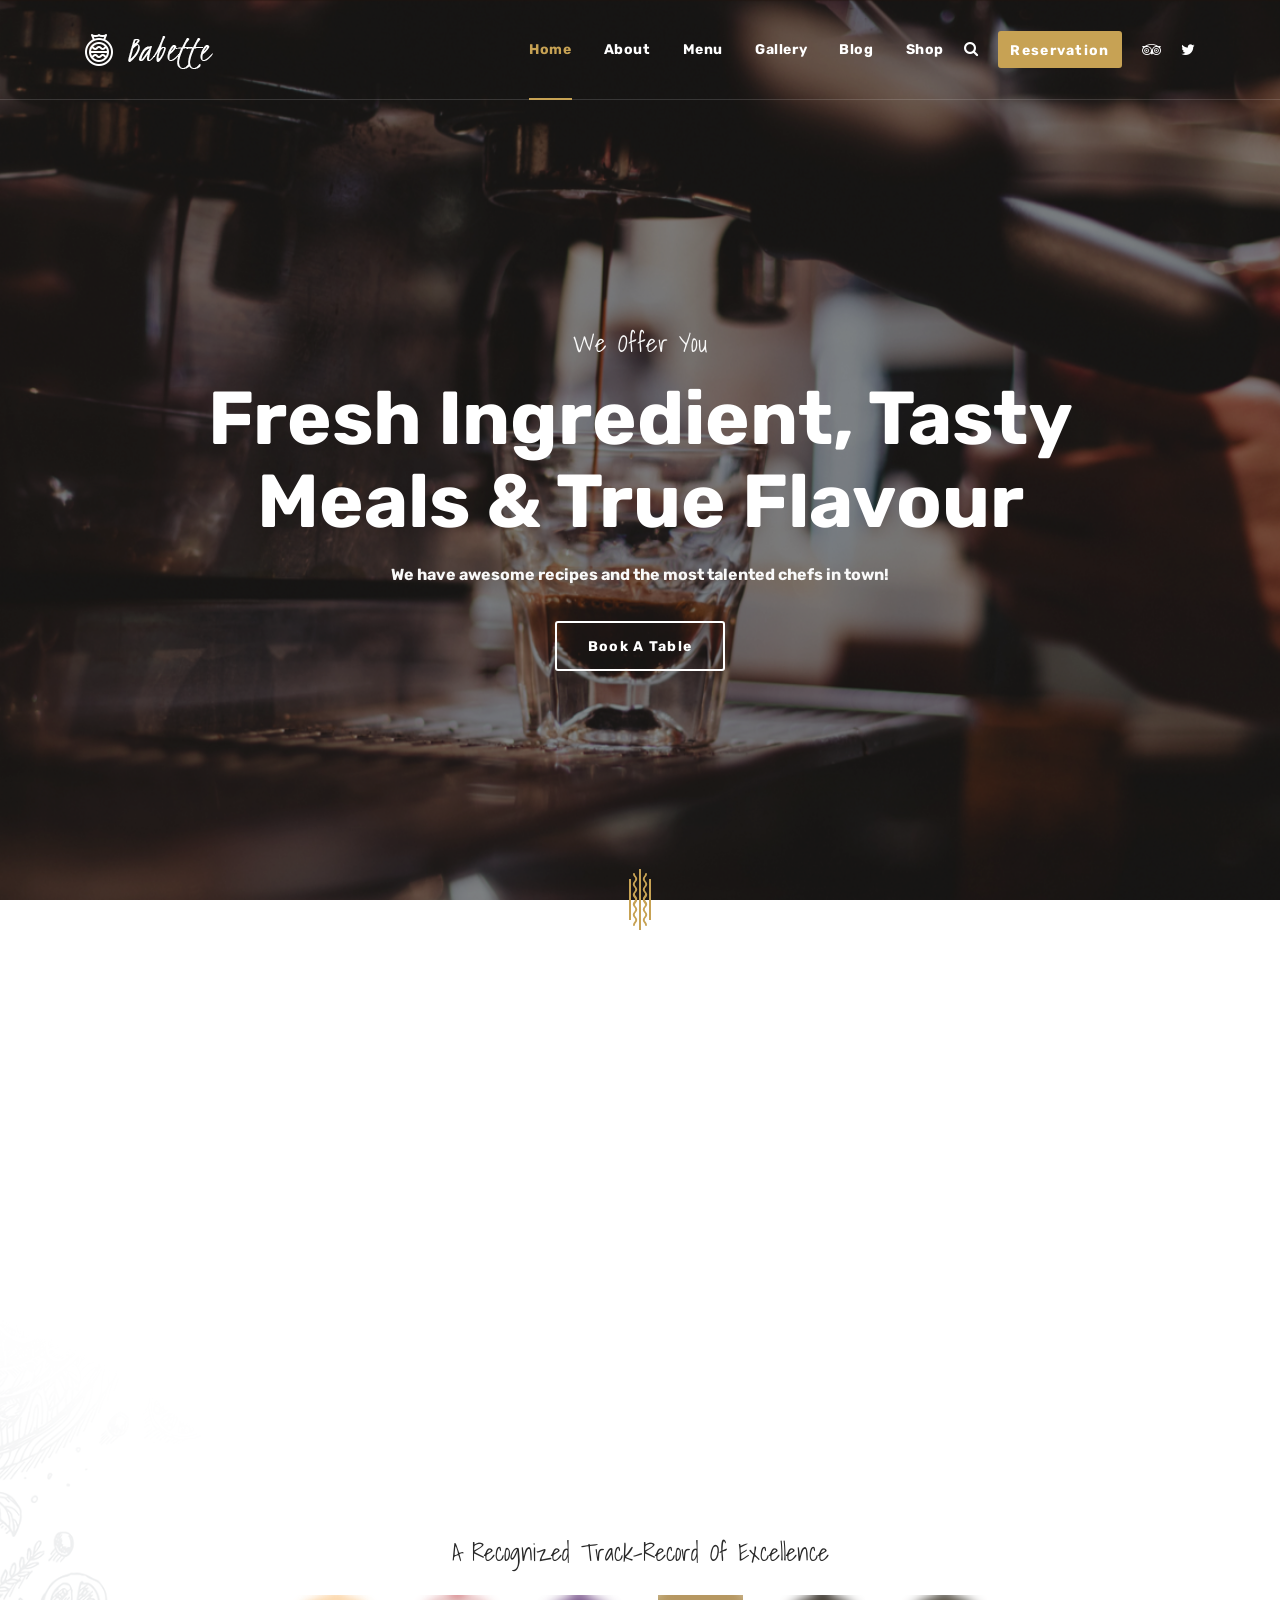
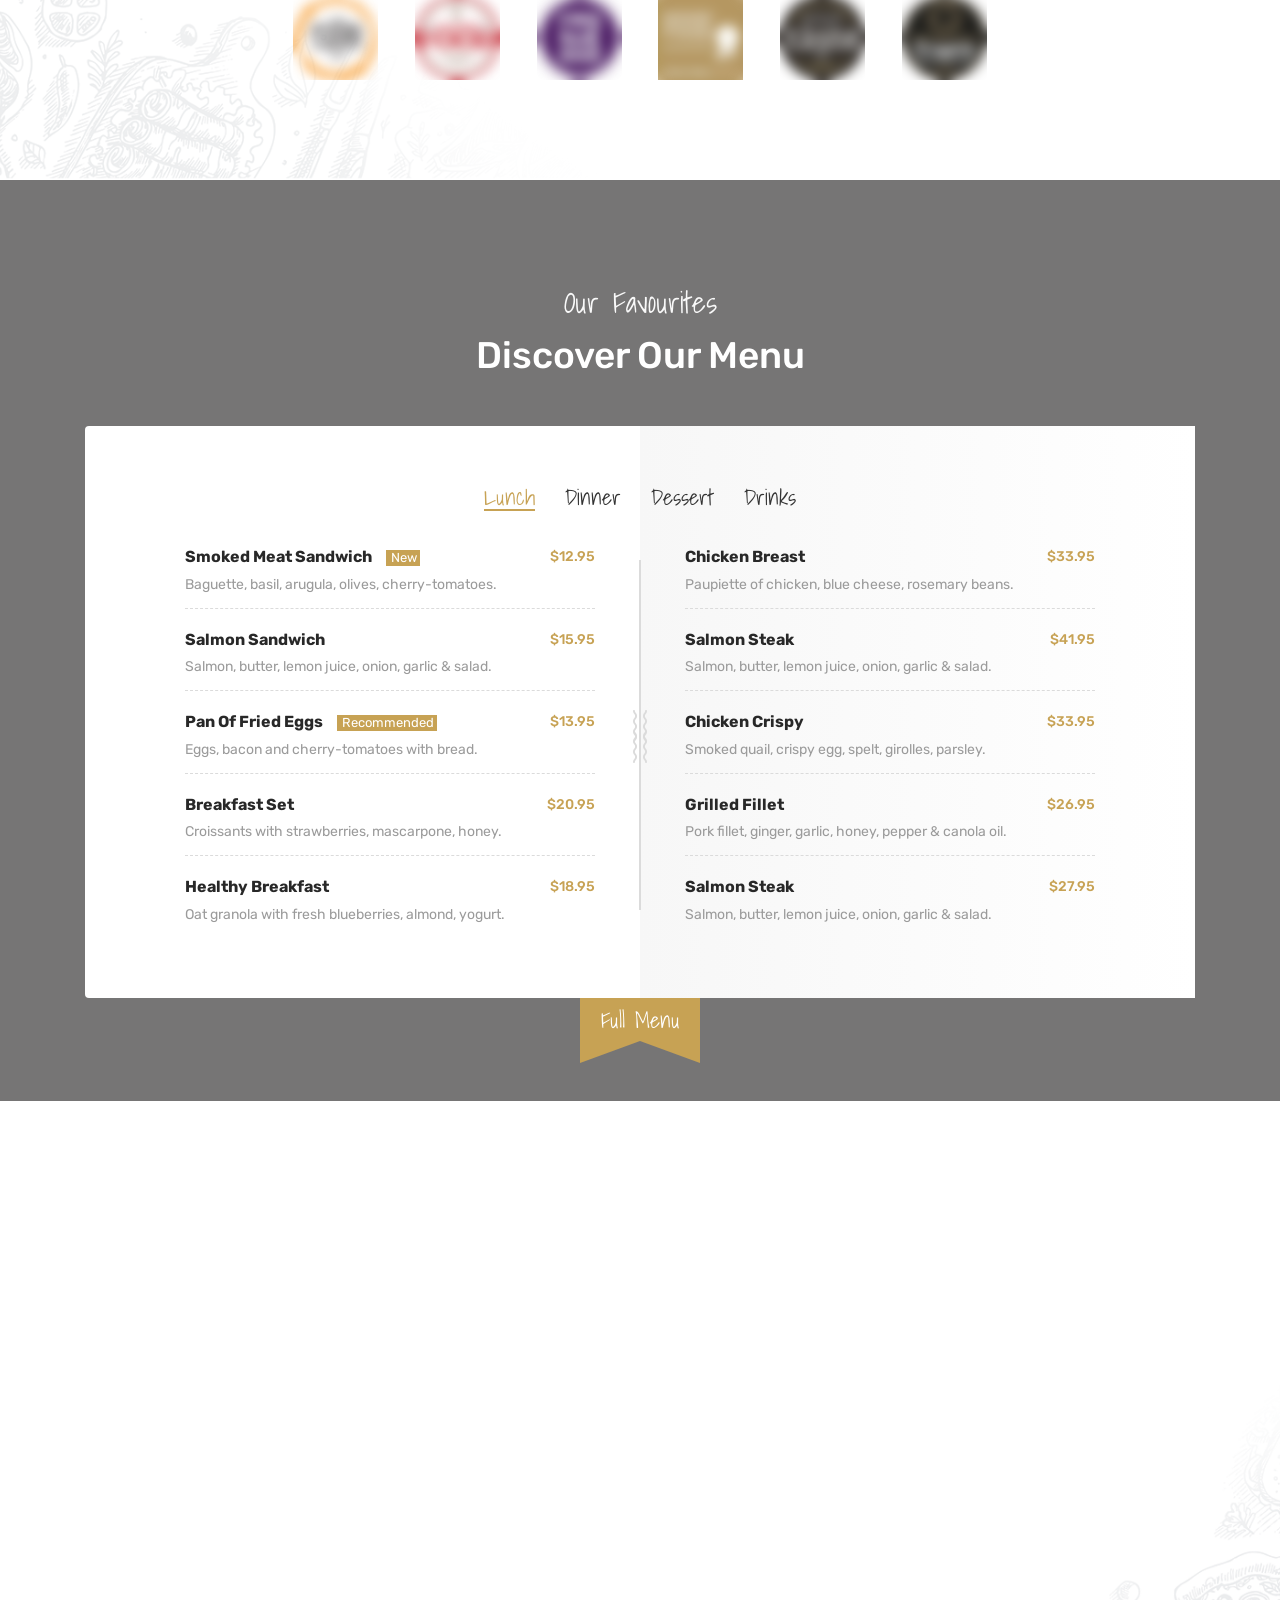
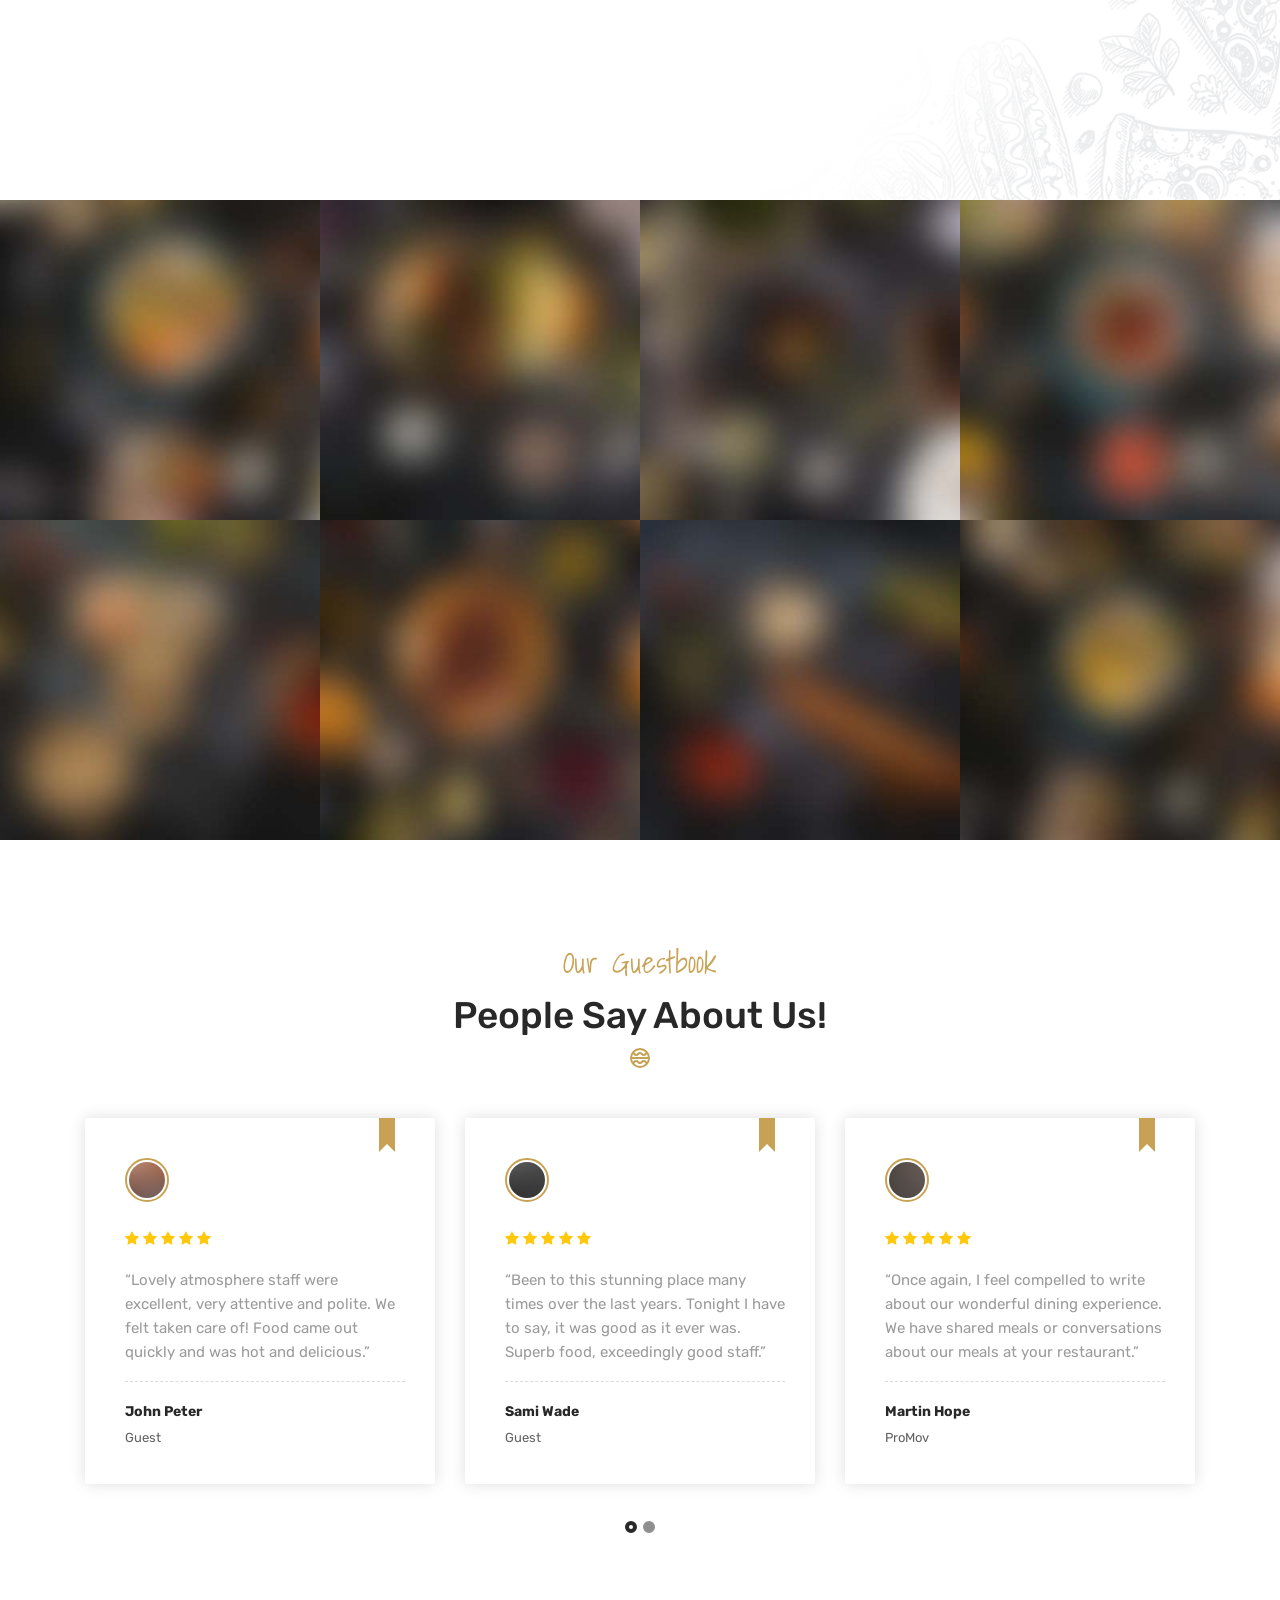
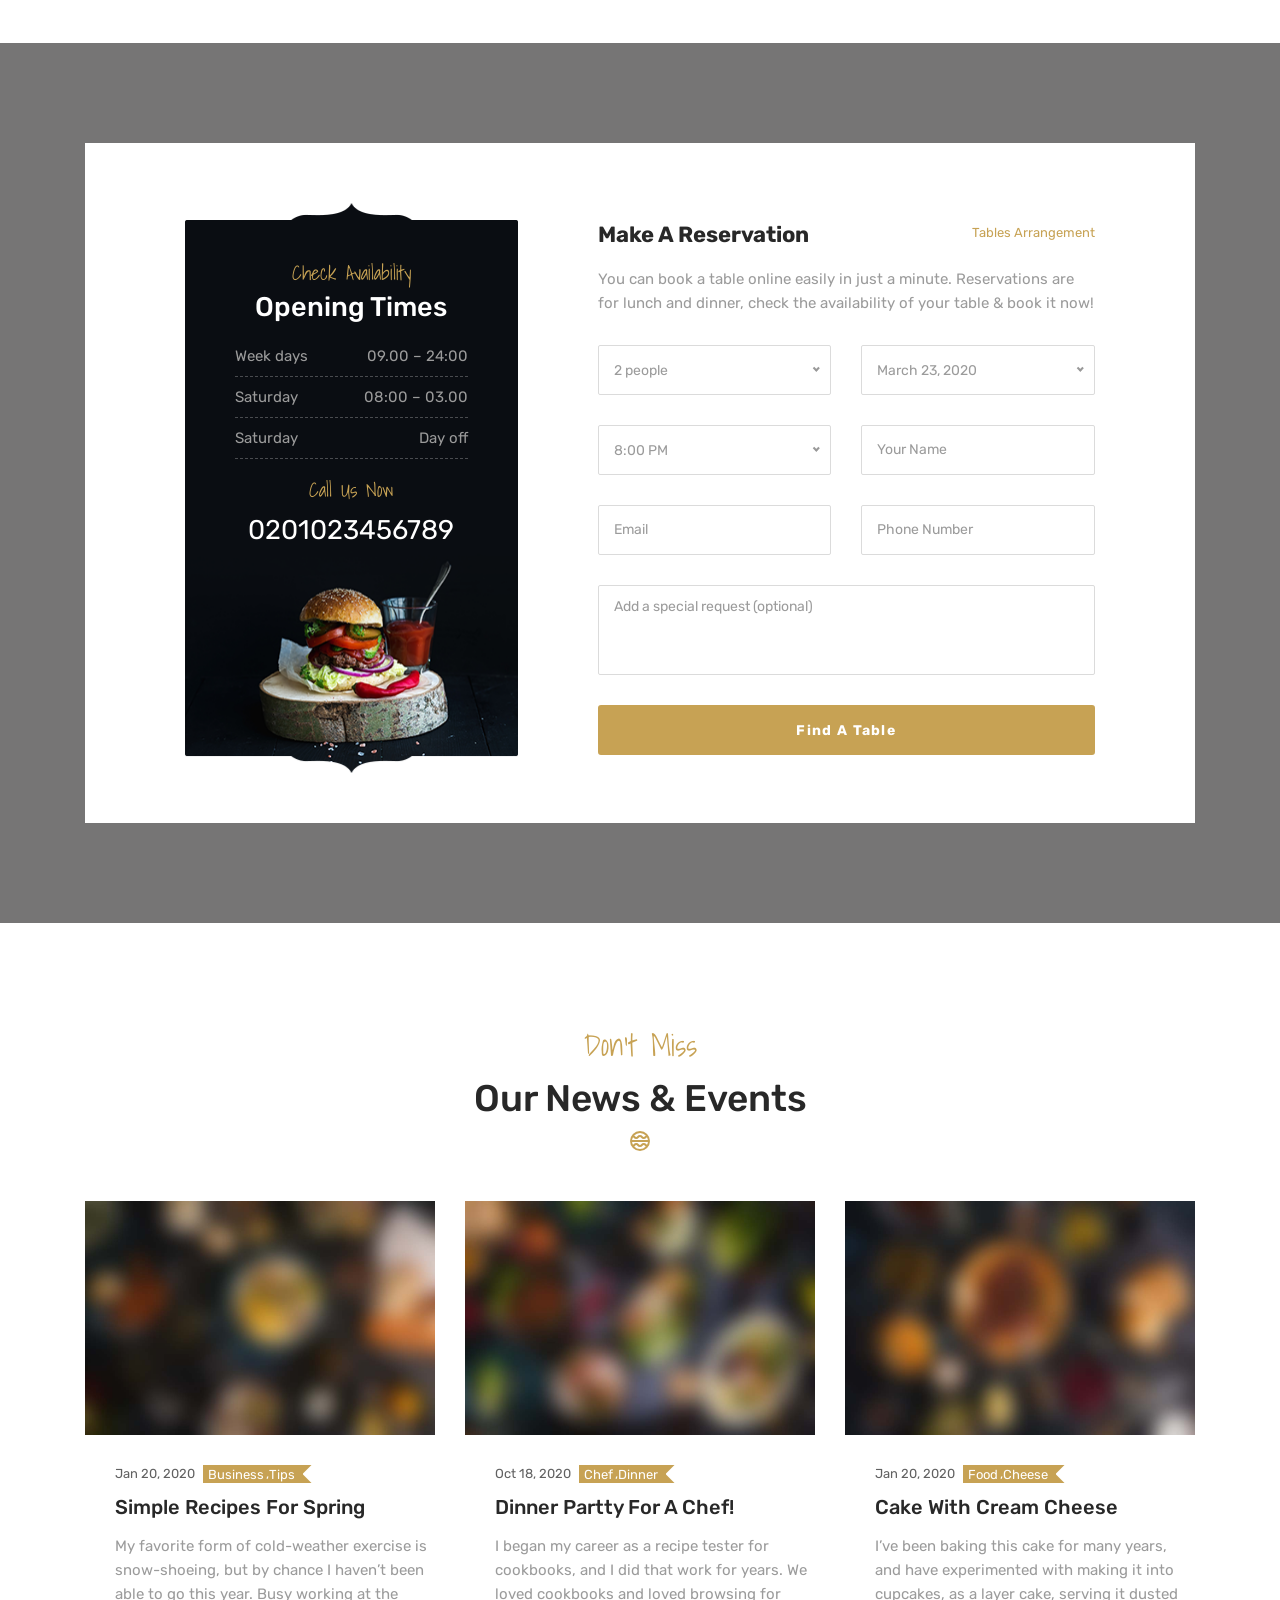
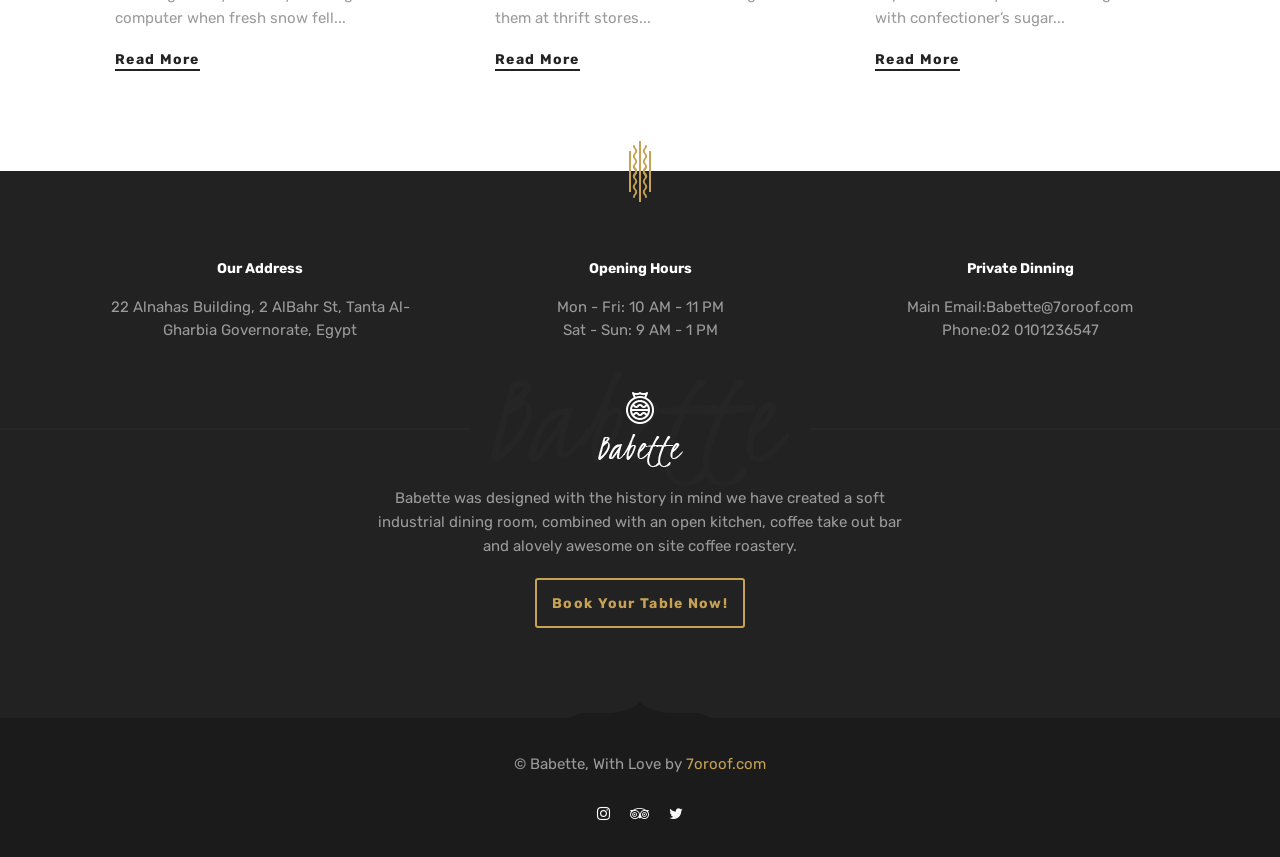
<file: Babette/index.html>
<!DOCTYPE html>
<html lang="en">

<head>
  <meta charset="UTF-8" />
  <meta name="viewport" content="width=device-width, initial-scale=1.0" />
  <meta http-equiv="X-UA-Compatible" content="ie=edge" />
  <meta name="description" content="Babette">
  <link href="assets/images/favicon/favicon.png" rel="icon">
  <title>Babette</title>
  <link rel="stylesheet"
    href="https://fonts.googleapis.com/css?family=Rubik:400,500,700%7cShadows+Into+Light&display=swap">
  <link rel="stylesheet" href="assets/css/libraries.css" />
  <!-- <link rel="stylesheet" href="assets/css/animate.css" /> -->
  <link rel="stylesheet" href="assets/css/style.css" />
</head>

<body>
  <div class="wrapper">
    <!-- =========================
        Header
    =========================== -->
    <header id="header" class="header header-transparent header-layout1">
      <nav class="navbar navbar-expand-lg sticky-navbar">
        <div class="container">
          <a class="navbar-brand" href="index.html">
            <img src="assets/images/logo/logo-light.png" class="logo-light" alt="logo">
            <img src="assets/images/logo/logo-dark.png" class="logo-dark" alt="logo">
          </a>
          <button class="navbar-toggler" type="button">
            <span class="menu-lines"><span></span></span>
          </button>
          <div class="collapse navbar-collapse" id="mainNavigation">
            <ul class="navbar-nav ml-auto">
              <li class="nav__item with-dropdown">
                <a href="#" data-toggle="dropdown" class="dropdown-toggle nav__item-link active">Home</a>
                <ul class="dropdown-menu">
                  <li class="nav__item"><a href="index.html" class="nav__item-link">Home Main</a></li>
                  <!-- /.nav-item -->
                  <li class="nav__item"><a href="home-gourmet.html" class="nav__item-link">Home Gourmet</a></li>
                  <!-- /.nav-item -->
                  <li class="nav__item"><a href="home-classic.html" class="nav__item-link">Home Classic</a></li>
                  <!-- /.nav-item -->
                  <li class="nav__item"><a href="home-cafe.html" class="nav__item-link">Home Cafe</a></li>
                  <!-- /.nav-item -->
                </ul><!-- /.dropdown-menu -->
              </li><!-- /.nav-item -->
              <li class="nav__item with-dropdown">
                <a href="#" data-toggle="dropdown" class="dropdown-toggle nav__item-link">About</a>
                <ul class="dropdown-menu">
                  <li class="nav__item"><a href="our-story.html" class="nav__item-link">About Us</a></li>
                  <!-- /.nav-item -->
                  <li class="nav__item"><a href="our-chefs.html" class="nav__item-link">Our chefs</a></li>
                  <!-- /.nav-item -->
                  <li class="nav__item"><a href="our-guestbook.html" class="nav__item-link">Our Guestbook</a></li>
                  <!-- /.nav-item -->
                  <li class="nav__item"><a href="contacts.html" class="nav__item-link">Contact Us</a></li>
                  <!-- /.nav-item -->
                  <li class="nav__item"><a href="events.html" class="nav__item-link">Events</a></li>
                  <!-- /.nav-item -->
                  <li class="nav__item"><a href="event-single.html" class="nav__item-link">Event Single</a></li>
                  <!-- /.nav-item -->
                  <li class="nav__item"><a href="faqs.html" class="nav__item-link">FAQs</a></li> <!-- /.nav-item -->
                </ul><!-- /.dropdown-menu -->
              </li><!-- /.nav-item -->
              <li class="nav__item with-dropdown">
                <a href="#" data-toggle="dropdown" class="dropdown-toggle nav__item-link">Menu</a>
                <ul class="dropdown-menu">
                  <li class="nav__item"><a href="menu-classic.html" class="nav__item-link">Menu Classic</a></li>
                  <!-- /.nav-item -->
                  <li class="nav__item"><a href="menu-mixed.html" class="nav__item-link">Menu Mixed</a></li>
                  <!-- /.nav-item -->
                  <li class="nav__item"><a href="menu-board.html" class="nav__item-link">Menu Board</a></li>
                  <!-- /.nav-item -->
                  <li class="nav__item"><a href="menu-gallery.html" class="nav__item-link">Menu Gallery</a></li>
                  <!-- /.nav-item -->
                </ul><!-- /.dropdown-menu -->
              </li><!-- /.nav-item -->
              <li class="nav__item with-dropdown">
                <a href="#" data-toggle="dropdown" class="dropdown-toggle nav__item-link">Gallery</a>
                <ul class="dropdown-menu">
                  <li class="nav__item"><a href="gallery-grid.html" class="nav__item-link">Gallery grid</a></li>
                  <!-- /.nav-item -->
                  <li class="nav__item"><a href="gallery-fullwidth.html" class="nav__item-link">Gallery Fullwidth</a>
                  </li><!-- /.nav-item -->
                </ul><!-- /.dropdown-menu -->
              </li><!-- /.nav-item -->
              <li class="nav__item with-dropdown">
                <a href="#" data-toggle="dropdown" class="dropdown-toggle nav__item-link">Blog</a>
                <ul class="dropdown-menu">
                  <li class="nav__item"><a href="blog-carousel.html" class="nav__item-link">blog carousel</a></li>
                  <li class="nav__item dropdown-submenu">
                    <a href="#" data-toggle="dropdown" class="dropdown-toggle nav__item-link">Blog Grid</a>
                    <ul class="dropdown-menu">
                      <li class="nav__item">
                        <a href="blog-grid-sidebar.html" class="nav__item-link">Grid Sidebar</a>
                      </li><!-- /.nav-item -->
                      <li class="nav__item">
                        <a href="blog-grid.html" class="nav__item-link">No Sidebar</a>
                      </li><!-- /.nav-item -->
                    </ul><!-- /.dropdown-menu -->
                  </li><!-- /.nav-item -->
                  <li class="nav__item"><a href="blog-standard.html" class="nav__item-link">blog standard</a></li>
                  <!-- /.nav-item -->
                  <li class="nav__item"><a href="blog-single-post.html" class="nav__item-link">single post</a></li>
                  <!-- /.nav-item -->
                </ul><!-- /.dropdown-menu -->
              </li><!-- /.nav-item -->
              <li class="nav__item with-dropdown">
                <a href="#" data-toggle="dropdown" class="dropdown-toggle nav__item-link">Shop</a>
                <ul class="dropdown-menu">
                  <li class="nav__item"><a href="shop.html" class="nav__item-link">our Shop</a></li>
                  <!-- /.nav-item -->
                  <li class="nav__item"><a href="shop-sidebar.html" class="nav__item-link">Shop with Sidebar</a></li>
                  <!-- /.nav-item -->
                  <li class="nav__item"><a href="shop-single-product.html" class="nav__item-link">Single Product</a>
                  </li><!-- /.nav-item -->
                  <li class="nav__item"><a href="shopping-cart.html" class="nav__item-link">cart</a></li>
                  <!-- /.nav-item -->
                </ul><!-- /.dropdown-menu -->
              </li><!-- /.nav-item -->
              <!-- /.nav-item -->
            </ul><!-- /.navbar-nav -->
          </div><!-- /.navbar-collapse -->
          <div class="navbar-actions-wrap">
            <div class="navbar-actions d-flex align-items-center">
              <a href="#" class="navbar__action-btn search-popup-trigger"><i class="fa fa-search"></i></a>
              <a href="reservation.html"
                class="navbar__action-btn navbar__action-btn-reserve btn btn__primary">Reservation</a>
              <ul class="social__icons">
                <li><a href="#"><i class="fa fa-tripadvisor"></i></a></li>
                <li><a href="#"><i class="fa fa-twitter"></i></a></li>
              </ul><!-- /.social__icons -->
            </div><!-- /.navbar-actions -->
          </div><!-- /.navbar-actions-wrap -->
        </div><!-- /.container -->
      </nav><!-- /.navabr -->
    </header><!-- /.Header -->

    <!-- ============================
        Slider
    ============================== -->
    <section id="slider" class="slider slider-layout1">
      <div class="carousel owl-carousel carousel-arrows" data-slide="1" data-slide-md="1" data-slide-sm="1"
        data-autoplay="true" data-nav="true" data-dots="false" data-space="0" data-loop="true" data-speed="3000"
        data-transition="fade" data-animate-out="fadeOut" data-animate-in="fadeIn">
        <div class="slide-item align-v-h text-center bg-overlay">
          <div class="bg-img"><img src="assets/images/backgrounds/2.jpg" alt="slide img"></div>
          <div class="container">
            <div class="row">
              <div class="col-sm-12 col-md-12 col-lg-12">
                <div class="slide__content">
                  <span class="slide__subtitle">We Offer You</span>
                  <h2 class="slide__title">Fresh Ingredient, Tasty Meals & True Flavour</h2>
                  <p class="slide__desc">We have awesome recipes and the most talented chefs in town!</p>
                  <a href="reservation.html" class="btn btn__white btn__bordered my-1">Book A Table</a>
                </div><!-- /.slide-content -->
              </div><!-- /.col-lg-12 -->
            </div><!-- /.row -->
          </div><!-- /.container -->
        </div><!-- /.slide-item -->
        <div class="slide-item align-v-h text-center bg-overlay bg-overlay-2">
          <div class="bg-img"><img src="assets/images/backgrounds/8.jpg" alt="slide img"></div>
          <div class="container">
            <div class="row">
              <div class="col-sm-12 col-md-12 col-lg-12">
                <div class="slide__content">
                  <span class="slide__subtitle">Fresh Ingredient, Tasty Meals</span>
                  <h2 class="slide__title">Awesome Recipes By <br> The Most Talented Chefs!</h2>
                  <p class="slide__desc">We have awesome recipes and the most talented chefs in town!</p>
                  <a href="reservation.html" class="btn btn__primary mx-2 my-1">Discover Our Menu</a>
                  <a href="menu-classic.html" class="btn btn__white mx-2 my-1">Book A Table</a>
                </div><!-- /.slide-content -->
              </div><!-- /.col-lg-12 -->
            </div><!-- /.row -->
          </div><!-- /.container -->
        </div><!-- /.slide-item -->
      </div><!-- /.carousel -->
      <svg class="slider__divider-shape" xmlns="http://www.w3.org/2000/svg" width="22" height="61" viewBox="0 0 22 61">
        <path
          d="M799,769h2v61h-2V769Zm8,24.8a0.969,0.969,0,0,0-1.911,0,3.012,3.012,0,0,1-.883,2.16,4.486,4.486,0,0,0,0,6.136,3.083,3.083,0,0,1,0,4.32,4.486,4.486,0,0,0,0,6.136,3.088,3.088,0,0,1,0,4.325,4.5,4.5,0,0,0,0,6.142,3.014,3.014,0,0,1,.884,2.163,0.969,0.969,0,0,0,1.911,0,4.414,4.414,0,0,0-1.213-3.07,3.091,3.091,0,0,1,0-4.328,4.491,4.491,0,0,0,0-6.14,3.08,3.08,0,0,1,0-4.319,4.488,4.488,0,0,0,0-6.137,3.081,3.081,0,0,1,0-4.32A4.407,4.407,0,0,0,807,793.8Zm0-20a0.969,0.969,0,0,0-1.911,0,3.014,3.014,0,0,1-.883,2.16,4.486,4.486,0,0,0,0,6.136,3.083,3.083,0,0,1,0,4.32,4.488,4.488,0,0,0,0,6.137,3.087,3.087,0,0,1,0,4.324,4.5,4.5,0,0,0,0,6.142,3.014,3.014,0,0,1,.884,2.163,0.969,0.969,0,0,0,1.911,0,4.414,4.414,0,0,0-1.213-3.07,3.089,3.089,0,0,1,0-4.327,4.491,4.491,0,0,0,0-6.14,3.081,3.081,0,0,1,0-4.32,4.488,4.488,0,0,0,0-6.137,3.081,3.081,0,0,1,0-4.32A4.409,4.409,0,0,0,807,773.8ZM793,793.8a0.969,0.969,0,0,1,1.911,0,3.012,3.012,0,0,0,.883,2.16,4.486,4.486,0,0,1,0,6.136,3.083,3.083,0,0,0,0,4.32,4.486,4.486,0,0,1,0,6.136,3.088,3.088,0,0,0,0,4.325,4.5,4.5,0,0,1,0,6.142,3.014,3.014,0,0,0-.884,2.163,0.969,0.969,0,0,1-1.911,0,4.414,4.414,0,0,1,1.213-3.07,3.091,3.091,0,0,0,0-4.328,4.491,4.491,0,0,1,0-6.14,3.08,3.08,0,0,0,0-4.319,4.488,4.488,0,0,1,0-6.137,3.081,3.081,0,0,0,0-4.32A4.407,4.407,0,0,1,793,793.8Zm0-20a0.969,0.969,0,0,1,1.911,0,3.014,3.014,0,0,0,.883,2.16,4.486,4.486,0,0,1,0,6.136,3.083,3.083,0,0,0,0,4.32,4.488,4.488,0,0,1,0,6.137,3.087,3.087,0,0,0,0,4.324,4.5,4.5,0,0,1,0,6.142,3.014,3.014,0,0,0-.884,2.163,0.969,0.969,0,0,1-1.911,0,4.414,4.414,0,0,1,1.213-3.07,3.089,3.089,0,0,0,0-4.327,4.491,4.491,0,0,1,0-6.14,3.081,3.081,0,0,0,0-4.32,4.488,4.488,0,0,1,0-6.137,3.081,3.081,0,0,0,0-4.32A4.409,4.409,0,0,1,793,773.8Zm-4,5.2h2v41h-2V779Zm20,0h2v41h-2V779Z"
          transform="translate(-789 -769)"></path>
      </svg>
    </section><!-- /.slider -->

    <section class="pt-0">
      <div class="bg-img"><img src="assets/images/backgrounds/pattern/2.png" alt="background"></div>
      <!-- =====================
       Banner layout1
       ======================== -->
      <section id="bannerLayout1" class="banner banner-layout1 pb-70">
        <div class="container">
          <div class="row">
            <div class="col-sm-12 col-md-12 col-lg-12">
              <div class="banner__content">
                <div class="banner__content-text" data-aos="fade-right">
                  <div class="banner__content-text-inner">
                    <div class="heading">
                      <span class="heading__subtitle">Hello Dear</span>
                      <h2 class="heading__title">Welcome To Babette</h2>
                      <div class="heading__icon">
                        <svg xmlns="http://www.w3.org/2000/svg" width="20" height="20" viewBox="0 0 20 20">
                          <path
                            d="M515,925a10,10,0,1,0,10,10A10.011,10.011,0,0,0,515,925Zm7,13.865a2.568,2.568,0,0,1-.651-0.549,3.235,3.235,0,0,0-5.209,0,1.449,1.449,0,0,1-1.146.683,1.419,1.419,0,0,1-1.2-.695,3.2,3.2,0,0,0-2.548-1.3,3.345,3.345,0,0,0-2.605,1.316,2.625,2.625,0,0,1-.64.544,7.953,7.953,0,0,1-.928-2.86h15.862A7.926,7.926,0,0,1,522,938.863ZM507.069,934a7.948,7.948,0,0,1,.928-2.859,2.617,2.617,0,0,1,.64.543A3.345,3.345,0,0,0,511.242,933a3.2,3.2,0,0,0,2.548-1.3,1.423,1.423,0,0,1,1.2-.7,1.452,1.452,0,0,1,1.146.685,3.237,3.237,0,0,0,5.209,0,2.575,2.575,0,0,1,.651-0.55,7.939,7.939,0,0,1,.932,2.865H507.069ZM515,927a7.975,7.975,0,0,1,5.8,2.509,5.325,5.325,0,0,0-.914.806,1.3,1.3,0,0,1-2.292,0,3.287,3.287,0,0,0-5.289.035,1.286,1.286,0,0,1-1.066.648,1.452,1.452,0,0,1-1.145-.683,5.348,5.348,0,0,0-.9-0.8A7.972,7.972,0,0,1,515,927Zm0,16a7.97,7.97,0,0,1-5.808-2.516,5.3,5.3,0,0,0,.9-0.8,1.452,1.452,0,0,1,1.145-.685,1.288,1.288,0,0,1,1.066.649,3.288,3.288,0,0,0,5.289.036,1.3,1.3,0,0,1,2.292,0,5.241,5.241,0,0,0,.914.806A7.972,7.972,0,0,1,515,943Z"
                            transform="translate(-505 -925)"></path>
                        </svg>
                      </div>
                      <p class="heading__desc">Babette was the first restaurant to open in Egypt, the resturant was
                        designed
                        with the history in mind we have created a soft industrial dining room, combined with an open
                        kitchen, coffee take out bar and alovely awesome on site coffee roastery..</p>
                      <img src="assets/images/about/signature.png" alt="signature">
                    </div><!-- /.heading -->
                  </div><!-- /.banner__content-text-inner -->
                </div><!-- /.banner__content-text -->
                <div class="banner__content-img" data-aos="fade-left">
                  <img src="assets/images/banners/1.png" alt="banner">
                </div><!-- /.banner__content-img -->
              </div><!-- /.banner__content -->
            </div><!-- /.col-lg-12 -->
          </div><!-- /.row -->
        </div><!-- /.container -->
      </section><!-- /.Banner layout1 -->
      <!-- =====================
       Clients
       ======================== -->
      <section id="clients" class="clients text-center py-0">
        <div class="container">
          <div class="row">
            <div class="col-sm-12 col-md-12 col-lg-8 offset-lg-2">
              <h2 class="heading__title mb-30">A recognized track-record of excellence</h2>
              <div class="carousel owl-carousel" data-slide="6" data-slide-md="4" data-slide-sm="3" data-autoplay="true"
                data-nav="false" data-dots="false" data-space="0" data-loop="true" data-speed="700">
                <div class="client">
                  <a href="#"><img src="assets/images/clients/1.png" alt="client"></a>
                </div><!-- /.client -->
                <div class="client">
                  <a href="#"><img src="assets/images/clients/2.png" alt="client"></a>
                </div><!-- /.client -->
                <div class="client">
                  <a href="#"><img src="assets/images/clients/3.png" alt="client"></a>
                </div><!-- /.client -->
                <div class="client">
                  <a href="#"><img src="assets/images/clients/4.png" alt="client"></a>
                </div><!-- /.client -->
                <div class="client">
                  <a href="#"><img src="assets/images/clients/5.png" alt="client"></a>
                </div><!-- /.client -->
                <div class="client">
                  <a href="#"><img src="assets/images/clients/6.png" alt="client"></a>
                </div><!-- /.client -->
              </div><!-- /.carousel -->
            </div><!-- /.col-lg-12 -->
          </div><!-- /.row -->
        </div><!-- /.container -->
      </section><!-- /.clients -->
    </section>

    <!-- ========================
        Menu layout layout 5
    =========================== -->
    <section id="menulayout5" class="menu-layout5 pb-60 bg-overlay bg-overlay-2 bg-parallax">
      <div class="bg-img"><img src="assets/images/backgrounds/9.jpg" alt="background"></div>
      <div class="container">
        <div class="row">
          <div class="col-sm-12 col-md-12 col-lg-6 offset-lg-3">
            <div class="heading heading-white text-center mb-50">
              <span class="heading__subtitle">Our Favourites</span>
              <h2 class="heading__title">Discover Our Menu</h2>
            </div><!-- /.heading -->
          </div><!-- /.col-lg-6 -->
        </div><!-- /.row -->
        <div class="row">
          <div class="col-sm-12 col-md-12 col-lg-12">
            <div class="menu-wrapper">
              <nav class="nav nav-tabs justify-content-center">
                <a class="nav__link active" data-toggle="tab" href="#tab1">Lunch</a>
                <a class="nav__link" data-toggle="tab" href="#tab2">Dinner</a>
                <a class="nav__link" data-toggle="tab" href="#tab3">Dessert</a>
                <a class="nav__link" data-toggle="tab" href="#tab4">Drinks</a>
              </nav>
              <div class="tab-content">
                <div class="tab-pane fade show active" id="tab1">
                  <div class="row">
                    <div class="col-sm-12 col-md-12 col-lg-6 menu-wrapper-inner">
                      <div class="menu-item">
                        <h4 class="menu__item-title">Smoked Meat Sandwich</h4>
                        <span class="pricing__tag">New</span>
                        <span class="menu__item-price">$12.95</span>
                        <p class="menu__item-desc">Baguette, basil, arugula, olives, cherry-tomatoes.</p>
                      </div><!-- /.menu-item -->
                      <div class="menu-item">
                        <h4 class="menu__item-title">Salmon Sandwich</h4>
                        <span class="menu__item-price">$15.95</span>
                        <p class="menu__item-desc">Salmon, butter, lemon juice, onion, garlic & salad.</p>
                      </div><!-- /.menu-item -->
                      <div class="menu-item">
                        <h4 class="menu__item-title">Pan of Fried Eggs</h4>
                        <span class="pricing__tag">Recommended</span>
                        <span class="menu__item-price">$13.95</span>
                        <p class="menu__item-desc">Eggs, bacon and cherry-tomatoes with bread.</p>
                      </div><!-- /.menu-item -->
                      <div class="menu-item">
                        <h4 class="menu__item-title">Breakfast Set</h4>
                        <span class="menu__item-price">$20.95</span>
                        <p class="menu__item-desc">Croissants with strawberries, mascarpone, honey.</p>
                      </div><!-- /.menu-item -->
                      <div class="menu-item">
                        <h4 class="menu__item-title">Healthy Breakfast</h4>
                        <span class="menu__item-price">$18.95</span>
                        <p class="menu__item-desc">Oat granola with fresh blueberries, almond, yogurt.</p>
                      </div><!-- /.menu-item -->
                    </div><!-- /.col-lg-6 -->
                    <div class="col-sm-12 col-md-12 col-lg-6 menu-wrapper-inner">
                      <div class="menu-item">
                        <h4 class="menu__item-title">Chicken Breast</h4>
                        <span class="menu__item-price">$33.95</span>
                        <p class="menu__item-desc">Paupiette of chicken, blue cheese, rosemary beans.</p>
                      </div><!-- /.menu-item -->
                      <div class="menu-item">
                        <h4 class="menu__item-title">Salmon Steak</h4>
                        <span class="menu__item-price">$41.95</span>
                        <p class="menu__item-desc">Salmon, butter, lemon juice, onion, garlic & salad.</p>
                      </div><!-- /.menu-item -->
                      <div class="menu-item">
                        <h4 class="menu__item-title">Chicken Crispy</h4>
                        <span class="menu__item-price">$33.95</span>
                        <p class="menu__item-desc">Smoked quail, crispy egg, spelt, girolles, parsley.</p>
                      </div><!-- /.menu-item -->
                      <div class="menu-item">
                        <h4 class="menu__item-title">Grilled Fillet</h4>
                        <span class="menu__item-price">$26.95</span>
                        <p class="menu__item-desc">Pork fillet, ginger, garlic, honey, pepper & canola oil.</p>
                      </div><!-- /.menu-item -->
                      <div class="menu-item">
                        <h4 class="menu__item-title">Salmon Steak</h4>
                        <span class="menu__item-price">$27.95</span>
                        <p class="menu__item-desc">Salmon, butter, lemon juice, onion, garlic & salad.</p>
                      </div><!-- /.menu-item -->
                    </div><!-- /.col-lg-6 -->
                  </div><!-- /.row  -->
                </div><!-- /.tab  -->
                <div class="tab-pane fade" id="tab2">
                  <div class="row">
                    <div class="col-sm-12 col-md-12 col-lg-6 menu-wrapper-inner">
                      <div class="menu-item">
                        <h4 class="menu__item-title">Pan of Fried Eggs</h4>
                        <span class="pricing__tag">Recommended</span>
                        <span class="menu__item-price">$13.95</span>
                        <p class="menu__item-desc">Eggs, bacon and cherry-tomatoes with bread.</p>
                      </div><!-- /.menu-item -->
                      <div class="menu-item">
                        <h4 class="menu__item-title">Smoked Meat Sandwich</h4>
                        <span class="menu__item-price">$12.95</span>
                        <p class="menu__item-desc">Baguette, basil, arugula, olives, cherry-tomatoes.</p>
                      </div><!-- /.menu-item -->
                      <div class="menu-item">
                        <h4 class="menu__item-title">Salmon Sandwich</h4>
                        <span class="menu__item-price">$15.95</span>
                        <p class="menu__item-desc">Salmon, butter, lemon juice, onion, garlic & salad.</p>
                      </div><!-- /.menu-item -->
                      <div class="menu-item">
                        <h4 class="menu__item-title">Breakfast Set</h4>
                        <span class="menu__item-price">$20.95</span>
                        <p class="menu__item-desc">Croissants with strawberries, mascarpone, honey.</p>
                      </div><!-- /.menu-item -->
                      <div class="menu-item">
                        <h4 class="menu__item-title">Healthy Breakfast</h4>
                        <span class="menu__item-price">$18.95</span>
                        <p class="menu__item-desc">Oat granola with fresh blueberries, almond, yogurt.</p>
                      </div><!-- /.menu-item -->
                    </div><!-- /.col-lg-6 -->
                    <div class="col-sm-12 col-md-12 col-lg-6 menu-wrapper-inner">
                      <div class="menu-item">
                        <h4 class="menu__item-title">Chicken Crispy</h4>
                        <span class="menu__item-price">$33.95</span>
                        <p class="menu__item-desc">Smoked quail, crispy egg, spelt, girolles, parsley.</p>
                      </div><!-- /.menu-item -->
                      <div class="menu-item">
                        <h4 class="menu__item-title">Chicken Breast</h4>
                        <span class="menu__item-price">$33.95</span>
                        <p class="menu__item-desc">Paupiette of chicken, blue cheese, rosemary beans.</p>
                      </div><!-- /.menu-item -->
                      <div class="menu-item">
                        <h4 class="menu__item-title">Salmon Steak</h4>
                        <span class="menu__item-price">$41.95</span>
                        <p class="menu__item-desc">Salmon, butter, lemon juice, onion, garlic & salad.</p>
                      </div><!-- /.menu-item -->
                      <div class="menu-item">
                        <h4 class="menu__item-title">Salmon Steak</h4>
                        <span class="menu__item-price">$27.95</span>
                        <p class="menu__item-desc">Salmon, butter, lemon juice, onion, garlic & salad.</p>
                      </div><!-- /.menu-item -->
                      <div class="menu-item">
                        <h4 class="menu__item-title">Grilled Fillet</h4>
                        <span class="menu__item-price">$26.95</span>
                        <p class="menu__item-desc">Pork fillet, ginger, garlic, honey, pepper & canola oil.</p>
                      </div><!-- /.menu-item -->
                    </div><!-- /.col-lg-6 -->
                  </div><!-- /.row  -->
                </div><!-- /.tab  -->
                <div class="tab-pane fade" id="tab3">
                  <div class="row">
                    <div class="col-sm-12 col-md-12 col-lg-6 menu-wrapper-inner">
                      <div class="menu-item">
                        <h4 class="menu__item-title">Chicken Breast</h4>
                        <span class="menu__item-price">$33.95</span>
                        <p class="menu__item-desc">Paupiette of chicken, blue cheese, rosemary beans.</p>
                      </div><!-- /.menu-item -->
                      <div class="menu-item">
                        <h4 class="menu__item-title">Salmon Steak</h4>
                        <span class="menu__item-price">$41.95</span>
                        <p class="menu__item-desc">Salmon, butter, lemon juice, onion, garlic & salad.</p>
                      </div><!-- /.menu-item -->
                      <div class="menu-item">
                        <h4 class="menu__item-title">Chicken Crispy</h4>
                        <span class="menu__item-price">$33.95</span>
                        <p class="menu__item-desc">Smoked quail, crispy egg, spelt, girolles, parsley.</p>
                      </div><!-- /.menu-item -->
                      <div class="menu-item">
                        <h4 class="menu__item-title">Grilled Fillet</h4>
                        <span class="menu__item-price">$26.95</span>
                        <p class="menu__item-desc">Pork fillet, ginger, garlic, honey, pepper & canola oil.</p>
                      </div><!-- /.menu-item -->
                      <div class="menu-item">
                        <h4 class="menu__item-title">Salmon Steak</h4>
                        <span class="menu__item-price">$27.95</span>
                        <p class="menu__item-desc">Salmon, butter, lemon juice, onion, garlic & salad.</p>
                      </div><!-- /.menu-item -->
                    </div><!-- /.col-lg-6 -->
                    <div class="col-sm-12 col-md-12 col-lg-6 menu-wrapper-inner">
                      <div class="menu-item">
                        <h4 class="menu__item-title">Pan of Fried Eggs</h4>
                        <span class="pricing__tag">Recommended</span>
                        <span class="menu__item-price">$13.95</span>
                        <p class="menu__item-desc">Eggs, bacon and cherry-tomatoes with bread.</p>
                      </div><!-- /.menu-item -->
                      <div class="menu-item">
                        <h4 class="menu__item-title">Breakfast Set</h4>
                        <span class="menu__item-price">$20.95</span>
                        <p class="menu__item-desc">Croissants with strawberries, mascarpone, honey.</p>
                      </div><!-- /.menu-item -->
                      <div class="menu-item">
                        <h4 class="menu__item-title">Smoked Meat Sandwich</h4>
                        <span class="menu__item-price">$12.95</span>
                        <p class="menu__item-desc">Baguette, basil, arugula, olives, cherry-tomatoes.</p>
                      </div><!-- /.menu-item -->
                      <div class="menu-item">
                        <h4 class="menu__item-title">Salmon Sandwich</h4>
                        <span class="menu__item-price">$15.95</span>
                        <p class="menu__item-desc">Salmon, butter, lemon juice, onion, garlic & salad.</p>
                      </div><!-- /.menu-item -->
                      <div class="menu-item">
                        <h4 class="menu__item-title">Healthy Breakfast</h4>
                        <span class="menu__item-price">$18.95</span>
                        <p class="menu__item-desc">Oat granola with fresh blueberries, almond, yogurt.</p>
                      </div><!-- /.menu-item -->
                    </div><!-- /.col-lg-6 -->
                  </div><!-- /.row  -->
                </div><!-- /.tab  -->
                <div class="tab-pane fade" id="tab4">
                  <div class="row">
                    <div class="col-sm-12 col-md-12 col-lg-6 menu-wrapper-inner">
                      <div class="menu-item">
                        <h4 class="menu__item-title">Breakfast Set</h4>
                        <span class="menu__item-price">$20.95</span>
                        <p class="menu__item-desc">Croissants with strawberries, mascarpone, honey.</p>
                      </div><!-- /.menu-item -->
                      <div class="menu-item">
                        <h4 class="menu__item-title">Smoked Meat Sandwich</h4>
                        <span class="menu__item-price">$12.95</span>
                        <p class="menu__item-desc">Baguette, basil, arugula, olives, cherry-tomatoes.</p>
                      </div><!-- /.menu-item -->
                      <div class="menu-item">
                        <h4 class="menu__item-title">Salmon Sandwich</h4>
                        <span class="menu__item-price">$15.95</span>
                        <p class="menu__item-desc">Salmon, butter, lemon juice, onion, garlic & salad.</p>
                      </div><!-- /.menu-item -->
                      <div class="menu-item">
                        <h4 class="menu__item-title">Pan of Fried Eggs</h4>
                        <span class="pricing__tag">Recommended</span>
                        <span class="menu__item-price">$13.95</span>
                        <p class="menu__item-desc">Eggs, bacon and cherry-tomatoes with bread.</p>
                      </div><!-- /.menu-item -->
                      <div class="menu-item">
                        <h4 class="menu__item-title">Healthy Breakfast</h4>
                        <span class="menu__item-price">$18.95</span>
                        <p class="menu__item-desc">Oat granola with fresh blueberries, almond, yogurt.</p>
                      </div><!-- /.menu-item -->
                    </div><!-- /.col-lg-6 -->
                    <div class="col-sm-12 col-md-12 col-lg-6 menu-wrapper-inner">
                      <div class="menu-item">
                        <h4 class="menu__item-title">Chicken Crispy</h4>
                        <span class="menu__item-price">$33.95</span>
                        <p class="menu__item-desc">Smoked quail, crispy egg, spelt, girolles, parsley.</p>
                      </div><!-- /.menu-item -->
                      <div class="menu-item">
                        <h4 class="menu__item-title">Grilled Fillet</h4>
                        <span class="menu__item-price">$26.95</span>
                        <p class="menu__item-desc">Pork fillet, ginger, garlic, honey, pepper & canola oil.</p>
                      </div><!-- /.menu-item -->
                      <div class="menu-item">
                        <h4 class="menu__item-title">Salmon Steak</h4>
                        <span class="menu__item-price">$27.95</span>
                        <p class="menu__item-desc">Salmon, butter, lemon juice, onion, garlic & salad.</p>
                      </div><!-- /.menu-item -->
                      <div class="menu-item">
                        <h4 class="menu__item-title">Chicken Breast</h4>
                        <span class="menu__item-price">$33.95</span>
                        <p class="menu__item-desc">Paupiette of chicken, blue cheese, rosemary beans.</p>
                      </div><!-- /.menu-item -->
                      <div class="menu-item">
                        <h4 class="menu__item-title">Salmon Steak</h4>
                        <span class="menu__item-price">$41.95</span>
                        <p class="menu__item-desc">Salmon, butter, lemon juice, onion, garlic & salad.</p>
                      </div><!-- /.menu-item -->
                    </div><!-- /.col-lg-6 -->
                  </div><!-- /.row  -->
                </div><!-- /.tab  -->
              </div><!-- /.tab-content  -->
            </div><!-- /.menu-wrapper  -->
          </div><!-- /.col-lg-12 -->
        </div><!-- /.row -->
        <div class="row">
          <div class="col-sm-12 col-md-12 col-lg-12 text-center">
            <a href="menu-classic.html" class="btn-custom">Full Menu</a>
          </div><!-- /.col-lg-12 -->
        </div><!-- /.row -->
      </div><!-- /.container -->
    </section><!-- /.menu layout 5 -->

    <!-- =====================
       Banner layout2
    ======================== -->
    <section id="bannerLayout2" class="banner banner-layout2 pb-130">
      <div class="bg-img"><img src="assets/images/backgrounds/pattern/1.png" alt="background"></div>
      <div class="container">
        <div class="row">
          <div class="col-sm-12 col-md-12 col-lg-12">
            <div class="banner__content">
              <div class="banner__content-text" data-aos="fade-left">
                <div class="banner__content-text-inner">
                  <div class="heading mb-40">
                    <span class="heading__subtitle">A Warm, Charming Atmosphere</span>
                    <h2 class="heading__title">Private Dining & Events</h2>
                    <div class="heading__icon">
                      <svg xmlns="http://www.w3.org/2000/svg" width="20" height="20" viewBox="0 0 20 20">
                        <path
                          d="M515,925a10,10,0,1,0,10,10A10.011,10.011,0,0,0,515,925Zm7,13.865a2.568,2.568,0,0,1-.651-0.549,3.235,3.235,0,0,0-5.209,0,1.449,1.449,0,0,1-1.146.683,1.419,1.419,0,0,1-1.2-.695,3.2,3.2,0,0,0-2.548-1.3,3.345,3.345,0,0,0-2.605,1.316,2.625,2.625,0,0,1-.64.544,7.953,7.953,0,0,1-.928-2.86h15.862A7.926,7.926,0,0,1,522,938.863ZM507.069,934a7.948,7.948,0,0,1,.928-2.859,2.617,2.617,0,0,1,.64.543A3.345,3.345,0,0,0,511.242,933a3.2,3.2,0,0,0,2.548-1.3,1.423,1.423,0,0,1,1.2-.7,1.452,1.452,0,0,1,1.146.685,3.237,3.237,0,0,0,5.209,0,2.575,2.575,0,0,1,.651-0.55,7.939,7.939,0,0,1,.932,2.865H507.069ZM515,927a7.975,7.975,0,0,1,5.8,2.509,5.325,5.325,0,0,0-.914.806,1.3,1.3,0,0,1-2.292,0,3.287,3.287,0,0,0-5.289.035,1.286,1.286,0,0,1-1.066.648,1.452,1.452,0,0,1-1.145-.683,5.348,5.348,0,0,0-.9-0.8A7.972,7.972,0,0,1,515,927Zm0,16a7.97,7.97,0,0,1-5.808-2.516,5.3,5.3,0,0,0,.9-0.8,1.452,1.452,0,0,1,1.145-.685,1.288,1.288,0,0,1,1.066.649,3.288,3.288,0,0,0,5.289.036,1.3,1.3,0,0,1,2.292,0,5.241,5.241,0,0,0,.914.806A7.972,7.972,0,0,1,515,943Z"
                          transform="translate(-505 -925)"></path>
                      </svg>
                    </div>
                    <p class="heading__desc">Allow us to make your next special event extra special. We cater for all
                      sized functions, ideal for your larger functions or an intimate gathering, our team can curate a
                      menu to suit your taste.</p>
                  </div><!-- /.heading -->
                  <a href="#" class="btn btn__secondary btn__link mx-2 my-1">Explore Events</a>
                  <a href="#" class="btn btn__primary mx-2 my-1">Explore Events</a>
                </div><!-- /.banner__content-text-inner -->
              </div><!-- /.banner__content-text -->
              <div class="banner__content-img" data-aos="fade-right">
                <img src="assets/images/banners/2.png" alt="banner">
              </div><!-- /.banner__content-img -->
            </div><!-- /.banner__content -->
          </div><!-- /.col-lg-12 -->
        </div><!-- /.row -->
      </div><!-- /.container -->
    </section><!-- /.Banner layout1 -->

    <!-- =========================== 
      portfolio Gallery 
    ============================= -->
    <section id="portfolioGallery" class="portfolio portfolio-gallery portfolio-gallery-no-margin py-0">
      <div class="container-fluid col-padding-0">
        <div class="row">
          <!-- portfolio item #1 -->
          <div class="col-sm-6 col-md-4 col-lg-3">
            <div class="portfolio-item">
              <div class="portfolio__img">
                <img src="assets/images/gallery/1.jpg" alt="portfolio img">
              </div><!-- /.portfolio-img -->
              <div class="portfolio__hover">
                <a href="assets/images/gallery/1.jpg" data-lightbox="lightbox" class="zoom__icon"></a>
              </div><!-- /.portfolio__hover-->
            </div><!-- /.portfolio-item -->
          </div><!-- /.col-lg-4 -->
          <!-- portfolio item #2 -->
          <div class="col-sm-6 col-md-4 col-lg-3">
            <div class="portfolio-item">
              <div class="portfolio__img">
                <img src="assets/images/gallery/2.jpg" alt="portfolio img">
              </div><!-- /.portfolio-img -->
              <div class="portfolio__hover">
                <a href="assets/images/gallery/2.jpg" data-lightbox="lightbox" class="zoom__icon"></a>
              </div><!-- /.portfolio__hover-->
            </div><!-- /.portfolio-item -->
          </div><!-- /.col-lg-4 -->
          <!-- portfolio item #3 -->
          <div class="col-sm-6 col-md-4 col-lg-3">
            <div class="portfolio-item">
              <div class="portfolio__img">
                <img src="assets/images/gallery/3.jpg" alt="portfolio img">
              </div><!-- /.portfolio-img -->
              <div class="portfolio__hover">
                <a href="assets/images/gallery/3.jpg" data-lightbox="lightbox" class="zoom__icon"></a>
              </div><!-- /.portfolio__hover-->
            </div><!-- /.portfolio-item -->
          </div><!-- /.col-lg-4 -->
          <!-- portfolio item #4 -->
          <div class="col-sm-6 col-md-4 col-lg-3">
            <div class="portfolio-item">
              <div class="portfolio__img">
                <img src="assets/images/gallery/4.jpg" alt="portfolio img">
              </div><!-- /.portfolio-img -->
              <div class="portfolio__hover">
                <a href="assets/images/gallery/4.jpg" data-lightbox="lightbox" class="zoom__icon"></a>
              </div><!-- /.portfolio__hover-->
            </div><!-- /.portfolio-item -->
          </div><!-- /.col-lg-4 -->
          <!-- portfolio item #5 -->
          <div class="col-sm-6 col-md-4 col-lg-3">
            <div class="portfolio-item">
              <div class="portfolio__img">
                <img src="assets/images/gallery/5.jpg" alt="portfolio img">
              </div><!-- /.portfolio-img -->
              <div class="portfolio__hover">
                <a href="assets/images/gallery/5.jpg" data-lightbox="lightbox" class="zoom__icon"></a>
              </div><!-- /.portfolio__hover-->
            </div><!-- /.portfolio-item -->
          </div><!-- /.col-lg-4 -->
          <!-- portfolio item #6 -->
          <div class="col-sm-6 col-md-4 col-lg-3">
            <div class="portfolio-item">
              <div class="portfolio__img">
                <img src="assets/images/gallery/6.jpg" alt="portfolio img">
              </div><!-- /.portfolio-img -->
              <div class="portfolio__hover">
                <a href="assets/images/gallery/6.jpg" data-lightbox="lightbox" class="zoom__icon"></a>
              </div><!-- /.portfolio__hover-->
            </div><!-- /.portfolio-item -->
          </div><!-- /.col-lg-4 -->
          <!-- portfolio item #7 -->
          <div class="col-sm-6 col-md-4 col-lg-3">
            <div class="portfolio-item">
              <div class="portfolio__img">
                <img src="assets/images/gallery/7.jpg" alt="portfolio img">
              </div><!-- /.portfolio-img -->
              <div class="portfolio__hover">
                <a href="assets/images/gallery/7.jpg" data-lightbox="lightbox" class="zoom__icon"></a>
              </div><!-- /.portfolio__hover-->
            </div><!-- /.portfolio-item -->
          </div><!-- /.col-lg-4 -->
          <!-- portfolio item #8 -->
          <div class="col-sm-6 col-md-4 col-lg-3">
            <div class="portfolio-item">
              <div class="portfolio__img">
                <img src="assets/images/gallery/8.jpg" alt="portfolio img">
              </div><!-- /.portfolio-img -->
              <div class="portfolio__hover">
                <a href="assets/images/gallery/8.jpg" data-lightbox="lightbox" class="zoom__icon"></a>
              </div><!-- /.portfolio__hover-->
            </div><!-- /.portfolio-item -->
          </div><!-- /.col-lg-4 -->
        </div><!-- /.row -->
      </div><!-- /.container -->
    </section><!-- /.portfolio Gallery -->

    <!-- ========================= 
      Testimonial Layout 1
    =========================  -->
    <section id="testimonialsLayout1" class="testimonials testimonials-layout1">
      <div class="container">
        <div class="row">
          <div class="col-sm-12 col-md-12 col-lg-6 offset-lg-3">
            <div class="heading text-center mb-50">
              <span class="heading__subtitle">Our Guestbook</span>
              <h2 class="heading__title">People Say About Us!</h2>
              <div class="heading__icon">
                <svg xmlns="http://www.w3.org/2000/svg" width="20" height="20" viewBox="0 0 20 20">
                  <path
                    d="M515,925a10,10,0,1,0,10,10A10.011,10.011,0,0,0,515,925Zm7,13.865a2.568,2.568,0,0,1-.651-0.549,3.235,3.235,0,0,0-5.209,0,1.449,1.449,0,0,1-1.146.683,1.419,1.419,0,0,1-1.2-.695,3.2,3.2,0,0,0-2.548-1.3,3.345,3.345,0,0,0-2.605,1.316,2.625,2.625,0,0,1-.64.544,7.953,7.953,0,0,1-.928-2.86h15.862A7.926,7.926,0,0,1,522,938.863ZM507.069,934a7.948,7.948,0,0,1,.928-2.859,2.617,2.617,0,0,1,.64.543A3.345,3.345,0,0,0,511.242,933a3.2,3.2,0,0,0,2.548-1.3,1.423,1.423,0,0,1,1.2-.7,1.452,1.452,0,0,1,1.146.685,3.237,3.237,0,0,0,5.209,0,2.575,2.575,0,0,1,.651-0.55,7.939,7.939,0,0,1,.932,2.865H507.069ZM515,927a7.975,7.975,0,0,1,5.8,2.509,5.325,5.325,0,0,0-.914.806,1.3,1.3,0,0,1-2.292,0,3.287,3.287,0,0,0-5.289.035,1.286,1.286,0,0,1-1.066.648,1.452,1.452,0,0,1-1.145-.683,5.348,5.348,0,0,0-.9-0.8A7.972,7.972,0,0,1,515,927Zm0,16a7.97,7.97,0,0,1-5.808-2.516,5.3,5.3,0,0,0,.9-0.8,1.452,1.452,0,0,1,1.145-.685,1.288,1.288,0,0,1,1.066.649,3.288,3.288,0,0,0,5.289.036,1.3,1.3,0,0,1,2.292,0,5.241,5.241,0,0,0,.914.806A7.972,7.972,0,0,1,515,943Z"
                    transform="translate(-505 -925)"></path>
                </svg>
              </div>
            </div><!-- /.heading -->
          </div><!-- /.col-lg-6 -->
        </div><!-- /.row -->
        <div class="row">
          <div class="col-sm-12 col-md-12 col-lg-12">
            <div class="carousel owl-carousel carousel-dots" data-slide="3" data-slide-md="2" data-slide-sm="1"
              data-autoplay="true" data-nav="false" data-dots="true" data-space="30" data-loop="true" data-speed="800">
              <!-- Testimonial Item #1 -->
              <div class=" testimonial-item">
                <div class="testimonial__icon"></div>
                <div class="testimonial__content">
                  <div class="testimonial__thumb">
                    <img src="assets/images/testimonials/thumbs/1.png" alt="author thumb">
                  </div><!-- /.testimonial-thumb -->
                  <div class="testimonial__rating">
                    <i class="fa fa-star"></i>
                    <i class="fa fa-star"></i>
                    <i class="fa fa-star"></i>
                    <i class="fa fa-star"></i>
                    <i class="fa fa-star"></i>
                  </div><!-- /.testimonial-rating -->
                  <p class="testimonial__desc">“Lovely atmosphere staff were excellent, very attentive and polite. We
                    felt taken care of! Food came out quickly and was hot and delicious.”</p>
                </div><!-- /.testimonial-content -->
                <div class="testimonial__meta">
                  <h5 class="testimonial__meta-title">John Peter</h5>
                  <p class="testimonial__meta-desc">Guest</p>
                </div><!-- /.testimonial-meta -->
              </div><!-- /. testimonial-item -->
              <!-- Testimonial Item #2 -->
              <div class=" testimonial-item">
                <div class="testimonial__icon"></div>
                <div class="testimonial__content">
                  <div class="testimonial__thumb">
                    <img src="assets/images/testimonials/thumbs/2.png" alt="author thumb">
                  </div><!-- /.testimonial-thumb -->
                  <div class="testimonial__rating">
                    <i class="fa fa-star"></i>
                    <i class="fa fa-star"></i>
                    <i class="fa fa-star"></i>
                    <i class="fa fa-star"></i>
                    <i class="fa fa-star"></i>
                  </div><!-- /.testimonial-rating -->
                  <p class="testimonial__desc">“Been to this stunning place many times over the last years. Tonight I
                    have to say, it was good as it ever was. Superb food, exceedingly good staff.”</p>
                </div><!-- /.testimonial-content -->
                <div class="testimonial__meta">
                  <h5 class="testimonial__meta-title">Sami Wade</h5>
                  <p class="testimonial__meta-desc">Guest</p>
                </div><!-- /.testimonial-meta -->
              </div><!-- /. testimonial-item -->
              <!-- Testimonial Item #3 -->
              <div class=" testimonial-item">
                <div class="testimonial__icon"></div>
                <div class="testimonial__content">
                  <div class="testimonial__thumb">
                    <img src="assets/images/testimonials/thumbs/3.png" alt="author thumb">
                  </div><!-- /.testimonial-thumb -->
                  <div class="testimonial__rating">
                    <i class="fa fa-star"></i>
                    <i class="fa fa-star"></i>
                    <i class="fa fa-star"></i>
                    <i class="fa fa-star"></i>
                    <i class="fa fa-star"></i>
                  </div><!-- /.testimonial-rating -->
                  <p class="testimonial__desc">“Once again, I feel compelled to write about our wonderful dining
                    experience. We have shared meals or conversations about our meals at your restaurant.”</p>
                </div><!-- /.testimonial-content -->
                <div class="testimonial__meta">
                  <h5 class="testimonial__meta-title">Martin Hope</h5>
                  <p class="testimonial__meta-desc">ProMov</p>
                </div><!-- /.testimonial-meta -->
              </div><!-- /. testimonial-item -->
              <!-- Testimonial Item #4 -->
              <div class=" testimonial-item">
                <div class="testimonial__icon"></div>
                <div class="testimonial__content">
                  <div class="testimonial__thumb">
                    <img src="assets/images/testimonials/thumbs/1.png" alt="author thumb">
                  </div><!-- /.testimonial-thumb -->
                  <div class="testimonial__rating">
                    <i class="fa fa-star"></i>
                    <i class="fa fa-star"></i>
                    <i class="fa fa-star"></i>
                    <i class="fa fa-star"></i>
                    <i class="fa fa-star"></i>
                  </div><!-- /.testimonial-rating -->
                  <p class="testimonial__desc">“Lovely atmosphere staff were excellent, very attentive and polite. We
                    felt taken care of! Food came out quickly and was hot and delicious.”</p>
                </div><!-- /.testimonial-content -->
                <div class="testimonial__meta">
                  <h5 class="testimonial__meta-title">John Peter</h5>
                  <p class="testimonial__meta-desc">Guest</p>
                </div><!-- /.testimonial-meta -->
              </div><!-- /. testimonial-item -->
              <!-- Testimonial Item #5 -->
              <div class=" testimonial-item">
                <div class="testimonial__icon"></div>
                <div class="testimonial__content">
                  <div class="testimonial__thumb">
                    <img src="assets/images/testimonials/thumbs/2.png" alt="author thumb">
                  </div><!-- /.testimonial-thumb -->
                  <div class="testimonial__rating">
                    <i class="fa fa-star"></i>
                    <i class="fa fa-star"></i>
                    <i class="fa fa-star"></i>
                    <i class="fa fa-star"></i>
                    <i class="fa fa-star"></i>
                  </div><!-- /.testimonial-rating -->
                  <p class="testimonial__desc">“Been to this stunning place many times over the last years. Tonight I
                    have to say, it was good as it ever was. Superb food, exceedingly good staff.”</p>
                </div><!-- /.testimonial-content -->
                <div class="testimonial__meta">
                  <h5 class="testimonial__meta-title">Sami Wade</h5>
                  <p class="testimonial__meta-desc">Guest</p>
                </div><!-- /.testimonial-meta -->
              </div><!-- /. testimonial-item -->
              <!-- Testimonial Item #6 -->
              <div class=" testimonial-item">
                <div class="testimonial__icon"></div>
                <div class="testimonial__content">
                  <div class="testimonial__thumb">
                    <img src="assets/images/testimonials/thumbs/3.png" alt="author thumb">
                  </div><!-- /.testimonial-thumb -->
                  <div class="testimonial__rating">
                    <i class="fa fa-star"></i>
                    <i class="fa fa-star"></i>
                    <i class="fa fa-star"></i>
                    <i class="fa fa-star"></i>
                    <i class="fa fa-star"></i>
                  </div><!-- /.testimonial-rating -->
                  <p class="testimonial__desc">“Once again, I feel compelled to write about our wonderful dining
                    experience. We have shared meals or conversations about our meals at your restaurant.”</p>
                </div><!-- /.testimonial-content -->
                <div class="testimonial__meta">
                  <h5 class="testimonial__meta-title">Martin Hope</h5>
                  <p class="testimonial__meta-desc">ProMov</p>
                </div><!-- /.testimonial-meta -->
              </div><!-- /. testimonial-item -->
            </div><!-- /.carousel -->
          </div><!-- /.col-lg-12 -->
        </div><!-- /.row -->
      </div><!-- /.container -->
    </section><!-- /.Testimonials Layout 1 -->

    <!-- ========================
      Reservation
    =========================== -->
    <section id="reservationLayout2" class="reservation-layout2  bg-overlay bg-overlay-2 bg-parallax">
      <div class="bg-img"><img src="assets/images/backgrounds/6.jpg" alt="background"></div>
      <div class="container">
        <div class="reservation__wrapper">
          <div class="row">
            <div class="col-sm-12 col-md-12 col-lg-5">
              <div class="reservation__banner">
                <img class="reservation__banner-img" src="assets/images/backgrounds/pattern/3.png" alt="background">
                <div class="reservation__banner-inner">
                  <span class="reservation__banner-inner-subtitle">Check Availability</span>
                  <h5 class="reservation__banner-inner-title">Opening Times</h5>
                  <ul class="list-unstyled">
                    <li><span>Week days</span><span>09.00 – 24:00</span></li>
                    <li><span>Saturday</span><span>08:00 – 03.00</span></li>
                    <li><span>Saturday</span><span>Day off</span></li>
                  </ul>
                  <div class="reservation__banner-contact">
                    <span class="reservation__banner-contact-label">Call Us Now</span>
                    <a class="reservation__banner-contact-phone" href="tel:0201023456789">0201023456789</a>
                  </div><!-- /.reservation__banner-contact -->
                </div><!-- /.reservation__banner-inner -->
              </div><!-- /.reservation__banner -->
            </div><!-- /.col-lg-5 -->
            <div class="col-sm-12 col-md-12 col-lg-7">
              <form class="reservation__form">
                <div class="row">
                  <div class="col-12">
                    <div class="reservation__form-heading  mb-30">
                      <div class="d-flex justify-content-between">
                        <h5>Make A Reservation</h5>
                        <a href="assets/images/shapes/table.jpg" data-lightbox="lightbox">Tables Arrangement</a>
                      </div>
                      <p class="heading__desc">You can book a table online easily in just a minute. Reservations are for
                        lunch and dinner, check the availability of your table & book it now!</p>
                    </div><!-- /.heading -->
                  </div>
                  <div class="col-sm-6 col-md-6 col-lg-6">
                    <div class="form-group">
                      <select class="form-control">
                        <option value="2">2 people</option>
                        <option value="3">3 people</option>
                        <option value="4">4 people</option>
                        <option value="5">5 people</option>
                        <option value="6">6 people</option>
                        <option value="7">7 people</option>
                      </select>
                    </div>
                  </div><!-- /.col-lg-6 -->
                  <div class="col-sm-6 col-md-6 col-lg-6">
                    <div class="form-group">
                      <select class="form-control">
                        <option value="23">March 23, 2020</option>
                        <option value="24">March 24, 2020</option>
                        <option value="25">March 25, 2020</option>
                        <option value="26">March 26, 2020</option>
                      </select>
                    </div>
                  </div><!-- /.col-lg-6 -->
                  <div class="col-sm-6 col-md-6 col-lg-6">
                    <div class="form-group">
                      <select class="form-control">
                        <option value="8">8:00 PM</option>
                        <option value="9">9:00 PM</option>
                        <option value="10">10:00 PM</option>
                        <option value="11">11:00 PM</option>
                      </select>
                    </div>
                  </div><!-- /.col-lg-6 -->
                  <div class="col-sm-6 col-md-6 col-lg-6">
                    <div class="form-group">
                      <input type="text" class="form-control" placeholder="Your Name">
                    </div>
                  </div><!-- /.col-lg-6 -->
                  <div class="col-sm-6 col-md-6 col-lg-6">
                    <div class="form-group">
                      <input type="email" class="form-control" placeholder="Email">
                    </div>
                  </div><!-- /.col-lg-6 -->
                  <div class="col-sm-6 col-md-6 col-lg-6">
                    <div class="form-group">
                      <input type="text" class="form-control" placeholder="Phone Number">
                    </div>
                  </div><!-- /.col-lg-6 -->
                  <div class="col-sm-12 col-md-12 col-lg-12">
                    <div class="form-group">
                      <textarea class="form-control" placeholder="Add a special request (optional)"></textarea>
                    </div>
                  </div><!-- /.col-lg-12 -->
                  <div class="col-sm-12 col-md-12 col-lg-12">
                    <button type="submit" class="btn btn__primary btn__block">Find A Table</button>
                  </div><!-- /.col-lg-12 -->
                </div><!-- /.row -->
              </form>
            </div><!-- /.col-lg-7 -->
          </div><!-- /.row -->
        </div><!-- /.row -->
      </div><!-- /.container -->
    </section><!-- /.Reservation -->

    <!-- ======================
      Blog Grid
    ========================= -->
    <section id="blogGrid" class="blog blog-grid pb-60">
      <div class="container">
        <div class="row">
          <div class="col-sm-12 col-md-12 col-lg-6 offset-lg-3">
            <div class="heading text-center mb-50">
              <span class="heading__subtitle">Don’t Miss</span>
              <h2 class="heading__title">Our News & Events</h2>
              <div class="heading__icon">
                <svg xmlns="http://www.w3.org/2000/svg" width="20" height="20" viewBox="0 0 20 20">
                  <path
                    d="M515,925a10,10,0,1,0,10,10A10.011,10.011,0,0,0,515,925Zm7,13.865a2.568,2.568,0,0,1-.651-0.549,3.235,3.235,0,0,0-5.209,0,1.449,1.449,0,0,1-1.146.683,1.419,1.419,0,0,1-1.2-.695,3.2,3.2,0,0,0-2.548-1.3,3.345,3.345,0,0,0-2.605,1.316,2.625,2.625,0,0,1-.64.544,7.953,7.953,0,0,1-.928-2.86h15.862A7.926,7.926,0,0,1,522,938.863ZM507.069,934a7.948,7.948,0,0,1,.928-2.859,2.617,2.617,0,0,1,.64.543A3.345,3.345,0,0,0,511.242,933a3.2,3.2,0,0,0,2.548-1.3,1.423,1.423,0,0,1,1.2-.7,1.452,1.452,0,0,1,1.146.685,3.237,3.237,0,0,0,5.209,0,2.575,2.575,0,0,1,.651-0.55,7.939,7.939,0,0,1,.932,2.865H507.069ZM515,927a7.975,7.975,0,0,1,5.8,2.509,5.325,5.325,0,0,0-.914.806,1.3,1.3,0,0,1-2.292,0,3.287,3.287,0,0,0-5.289.035,1.286,1.286,0,0,1-1.066.648,1.452,1.452,0,0,1-1.145-.683,5.348,5.348,0,0,0-.9-0.8A7.972,7.972,0,0,1,515,927Zm0,16a7.97,7.97,0,0,1-5.808-2.516,5.3,5.3,0,0,0,.9-0.8,1.452,1.452,0,0,1,1.145-.685,1.288,1.288,0,0,1,1.066.649,3.288,3.288,0,0,0,5.289.036,1.3,1.3,0,0,1,2.292,0,5.241,5.241,0,0,0,.914.806A7.972,7.972,0,0,1,515,943Z"
                    transform="translate(-505 -925)"></path>
                </svg>
              </div>
            </div><!-- /.heading -->
          </div><!-- /.col-lg-6 -->
        </div><!-- /.row -->
        <div class="row">
          <!-- Post Item #1 -->
          <div class="col-sm-12 col-md-6 col-lg-4">
            <div class="post-item">
              <div class="post__img">
                <a href="#">
                  <img src="assets/images/blog/grid/1.jpg" alt="post image">
                </a>
              </div><!-- /.post__img -->
              <div class="post__content">
                <div class="post__meta">
                  <span class="post__meta-date">Jan 20, 2020</span>
                  <div class="post__meta-cat">
                    <a href="#">Business</a><a href="#">Tips</a>
                  </div><!-- /.post-meta-cat -->
                </div><!-- /.post-meta -->
                <h4 class="post__title"><a href="#">Simple Recipes for Spring</a></h4>
                <p class="post__desc">My favorite form of cold-weather exercise is snow-shoeing, but by chance I haven’t
                  been able to go this year. Busy working at the computer when fresh snow fell...</p>
                <a href="#" class="btn btn__secondary btn__link">Read More</a>
              </div><!-- /.post__content -->
            </div><!-- /.post-item -->
          </div><!-- /.col-lg-4 -->
          <!-- Post Item #2 -->
          <div class="col-sm-12 col-md-6 col-lg-4">
            <div class="post-item">
              <div class="post__img">
                <a href="#">
                  <img src="assets/images/blog/grid/2.jpg" alt="post image">
                </a>
              </div><!-- /.post__img -->
              <div class="post__content">
                <div class="post__meta">
                  <span class="post__meta-date">Oct 18, 2020</span>
                  <div class="post__meta-cat">
                    <a href="#">Chef</a><a href="#">Dinner</a>
                  </div><!-- /.post-meta-cat -->
                </div><!-- /.post-meta -->
                <h4 class="post__title"><a href="#">Dinner Partty for a Chef!</a></h4>
                <p class="post__desc">I began my career as a recipe tester for cookbooks, and I did that work for years.
                  We loved cookbooks and loved browsing for them at thrift stores...</p>
                <a href="#" class="btn btn__secondary btn__link">Read More</a>
              </div><!-- /.post__content -->
            </div><!-- /.post-item -->
          </div><!-- /.col-lg-4 -->
          <!-- Post Item #3 -->
          <div class="col-sm-12 col-md-6 col-lg-4">
            <div class="post-item">
              <div class="post__img">
                <a href="#">
                  <img src="assets/images/blog/grid/3.jpg" alt="post image">
                </a>
              </div><!-- /.post__img -->
              <div class="post__content">
                <div class="post__meta">
                  <span class="post__meta-date">Jan 20, 2020</span>
                  <div class="post__meta-cat">
                    <a href="#">Food</a><a href="#">Cheese</a>
                  </div><!-- /.post-meta-cat -->
                </div><!-- /.post-meta -->
                <h4 class="post__title"><a href="#">Cake with Cream Cheese</a></h4>
                <p class="post__desc">I’ve been baking this cake for many years, and have experimented with making it
                  into cupcakes, as a layer cake, serving it dusted with confectioner’s sugar...</p>
                <a href="#" class="btn btn__secondary btn__link">Read More</a>
              </div><!-- /.post__content -->
            </div><!-- /.post-item -->
          </div><!-- /.col-lg-4 -->
        </div><!-- /.row -->
      </div><!-- /.container -->
    </section><!-- /.blog Grid -->

    <!-- ========================
      Footer
    ========================== -->
    <footer id="footer" class="footer footer-layout1 text-center bg-dark">
      <div class="footer-inner">
        <div class="container">
          <div class="footer-top">
            <div class="row">
              <div class="col-sm-12 col-md-12 col-lg-12 position-static">
                <svg class="footer__divider-shape" xmlns="http://www.w3.org/2000/svg" width="22" height="61"
                  viewBox="0 0 22 61">
                  <path
                    d="M799,769h2v61h-2V769Zm8,24.8a0.969,0.969,0,0,0-1.911,0,3.012,3.012,0,0,1-.883,2.16,4.486,4.486,0,0,0,0,6.136,3.083,3.083,0,0,1,0,4.32,4.486,4.486,0,0,0,0,6.136,3.088,3.088,0,0,1,0,4.325,4.5,4.5,0,0,0,0,6.142,3.014,3.014,0,0,1,.884,2.163,0.969,0.969,0,0,0,1.911,0,4.414,4.414,0,0,0-1.213-3.07,3.091,3.091,0,0,1,0-4.328,4.491,4.491,0,0,0,0-6.14,3.08,3.08,0,0,1,0-4.319,4.488,4.488,0,0,0,0-6.137,3.081,3.081,0,0,1,0-4.32A4.407,4.407,0,0,0,807,793.8Zm0-20a0.969,0.969,0,0,0-1.911,0,3.014,3.014,0,0,1-.883,2.16,4.486,4.486,0,0,0,0,6.136,3.083,3.083,0,0,1,0,4.32,4.488,4.488,0,0,0,0,6.137,3.087,3.087,0,0,1,0,4.324,4.5,4.5,0,0,0,0,6.142,3.014,3.014,0,0,1,.884,2.163,0.969,0.969,0,0,0,1.911,0,4.414,4.414,0,0,0-1.213-3.07,3.089,3.089,0,0,1,0-4.327,4.491,4.491,0,0,0,0-6.14,3.081,3.081,0,0,1,0-4.32,4.488,4.488,0,0,0,0-6.137,3.081,3.081,0,0,1,0-4.32A4.409,4.409,0,0,0,807,773.8ZM793,793.8a0.969,0.969,0,0,1,1.911,0,3.012,3.012,0,0,0,.883,2.16,4.486,4.486,0,0,1,0,6.136,3.083,3.083,0,0,0,0,4.32,4.486,4.486,0,0,1,0,6.136,3.088,3.088,0,0,0,0,4.325,4.5,4.5,0,0,1,0,6.142,3.014,3.014,0,0,0-.884,2.163,0.969,0.969,0,0,1-1.911,0,4.414,4.414,0,0,1,1.213-3.07,3.091,3.091,0,0,0,0-4.328,4.491,4.491,0,0,1,0-6.14,3.08,3.08,0,0,0,0-4.319,4.488,4.488,0,0,1,0-6.137,3.081,3.081,0,0,0,0-4.32A4.407,4.407,0,0,1,793,793.8Zm0-20a0.969,0.969,0,0,1,1.911,0,3.014,3.014,0,0,0,.883,2.16,4.486,4.486,0,0,1,0,6.136,3.083,3.083,0,0,0,0,4.32,4.488,4.488,0,0,1,0,6.137,3.087,3.087,0,0,0,0,4.324,4.5,4.5,0,0,1,0,6.142,3.014,3.014,0,0,0-.884,2.163,0.969,0.969,0,0,1-1.911,0,4.414,4.414,0,0,1,1.213-3.07,3.089,3.089,0,0,0,0-4.327,4.491,4.491,0,0,1,0-6.14,3.081,3.081,0,0,0,0-4.32,4.488,4.488,0,0,1,0-6.137,3.081,3.081,0,0,0,0-4.32A4.409,4.409,0,0,1,793,773.8Zm-4,5.2h2v41h-2V779Zm20,0h2v41h-2V779Z"
                    transform="translate(-789 -769)"></path>
                </svg>
              </div><!-- /.col-lg-12 -->
              <div class="col-sm-12 col-md-12 col-lg-4">
                <div class="contact-box">
                  <h6 class="contact__box-title">Our Address</h6>
                  <ul class="contact__box-list list-unstyled">
                    <li>22 Alnahas Building, 2 AlBahr St, Tanta Al-Gharbia Governorate, Egypt</li>
                  </ul>
                </div><!-- /.contact-box -->
              </div><!-- /.col-lg-4 -->
              <div class="col-sm-12 col-md-12 col-lg-4">
                <div class="contact-box">
                  <h6 class="contact__box-title">Opening Hours</h6>
                  <ul class="contact__box-list list-unstyled">
                    <li>Mon - Fri: 10 AM - 11 PM</li>
                    <li>Sat - Sun: 9 AM - 1 PM</li>
                  </ul>
                </div><!-- /.contact-box -->
              </div><!-- /.col-lg-4 -->
              <div class="col-sm-12 col-md-12 col-lg-4">
                <div class="contact-box">
                  <h6 class="contact__box-title">Private Dinning</h6>
                  <ul class="contact__box-list list-unstyled">
                    <li><span>Main Email:</span><a href="mailto:Babette@7oroof.com">Babette@7oroof.com</a></li>
                    <li><span>Phone:</span><a href="tel:020101236547">02 0101236547</a></li>
                  </ul>
                </div><!-- /.contact-box -->
              </div><!-- /.col-lg-4 -->
            </div><!-- /.row -->
          </div><!-- /.footer-top -->
          <div class="footer-middle">
            <div class="row">
              <div class="col-sm-12 col-md-12 col-lg-12 position-static">
                <div class="footer__logo-wrap text-center">
                  <img src="assets/images/logo/footer-logo.png" alt="logo" class="footer__logo">
                </div>
              </div><!-- /.col-lg-12 -->
            </div><!-- /.row -->
            <div class="row">
              <div class="col-sm-12 col-md-12 col-lg-6 offset-lg-3">
                <p class="mb-20">Babette was designed with the history in mind we have created a soft industrial dining
                  room, combined with an open kitchen, coffee take out bar and alovely awesome on site coffee roastery.
                </p>
                <a href="reservation.html" class="btn btn__primary btn__bordered btn__lg">Book Your Table Now!</a>
              </div><!-- /.col-lg-6 -->
            </div><!-- /.row -->
          </div><!-- /.footer-middle -->
        </div><!-- /.container -->
        <div class="footer-bottom">
          <div class="container">
            <div class="row">
              <div class="col-sm-12 col-md-12 col-lg-12">
                <div class="footer__copyright mb-30">
                  <span>&copy; Babette, With Love by </span>
                  <a href="http://themeforest.net/user/7oroof" class="color-theme">7oroof.com</a>
                </div>
                <ul class="social__icons social__icons-white justify-content-center">
                  <li><a href="#"><i class="fa fa-instagram"></i></a></li>
                  <li><a href="#"><i class="fa fa-tripadvisor"></i></a></li>
                  <li><a href="#"><i class="fa fa-twitter"></i></a></li>
                </ul><!-- /.social__icons -->
              </div>
            </div><!-- /.row -->
          </div><!-- /.container -->
          <svg class="footer__divider-shape-bottom" xmlns="http://www.w3.org/2000/svg" width="142" height="17"
            viewBox="0 0 142 17">
            <path
              d="M800,600V583c8.782,15.985,46.811,11.315,56,12a35.721,35.721,0,0,1,15,5m-71,0V583c-8.782,15.985-46.811,11.315-56,12a35.717,35.717,0,0,0-15,5"
              transform="translate(-729 -583)"></path>
          </svg>
        </div><!-- /.Footer-bottom -->
      </div><!-- /.Footer-inner -->
    </footer><!-- /.Footer -->
    <button id="scrollTopBtn"><i class="fa fa-angle-up"></i></button>

    <div class="search-popup">
      <i class="fa fa-times close-search"></i>
      <form class="module__search-form">
        <input type="text" class="search__input" placeholder="Type Words Then Enter">
        <button class="module__search-btn"><i class="fa fa-search"></i></button>
      </form>
    </div><!-- /.search-popup -->

  </div>
  <!-- /.wrapper -->

  <script src="assets/js/jquery-3.3.1.min.js"></script>
  <script src="assets/js/plugins.js"></script>
  <!-- <script src="assets/js/wow.min.js"></script> -->
  <script src="assets/js/main.js"></script>
</body>

</html>
</file>
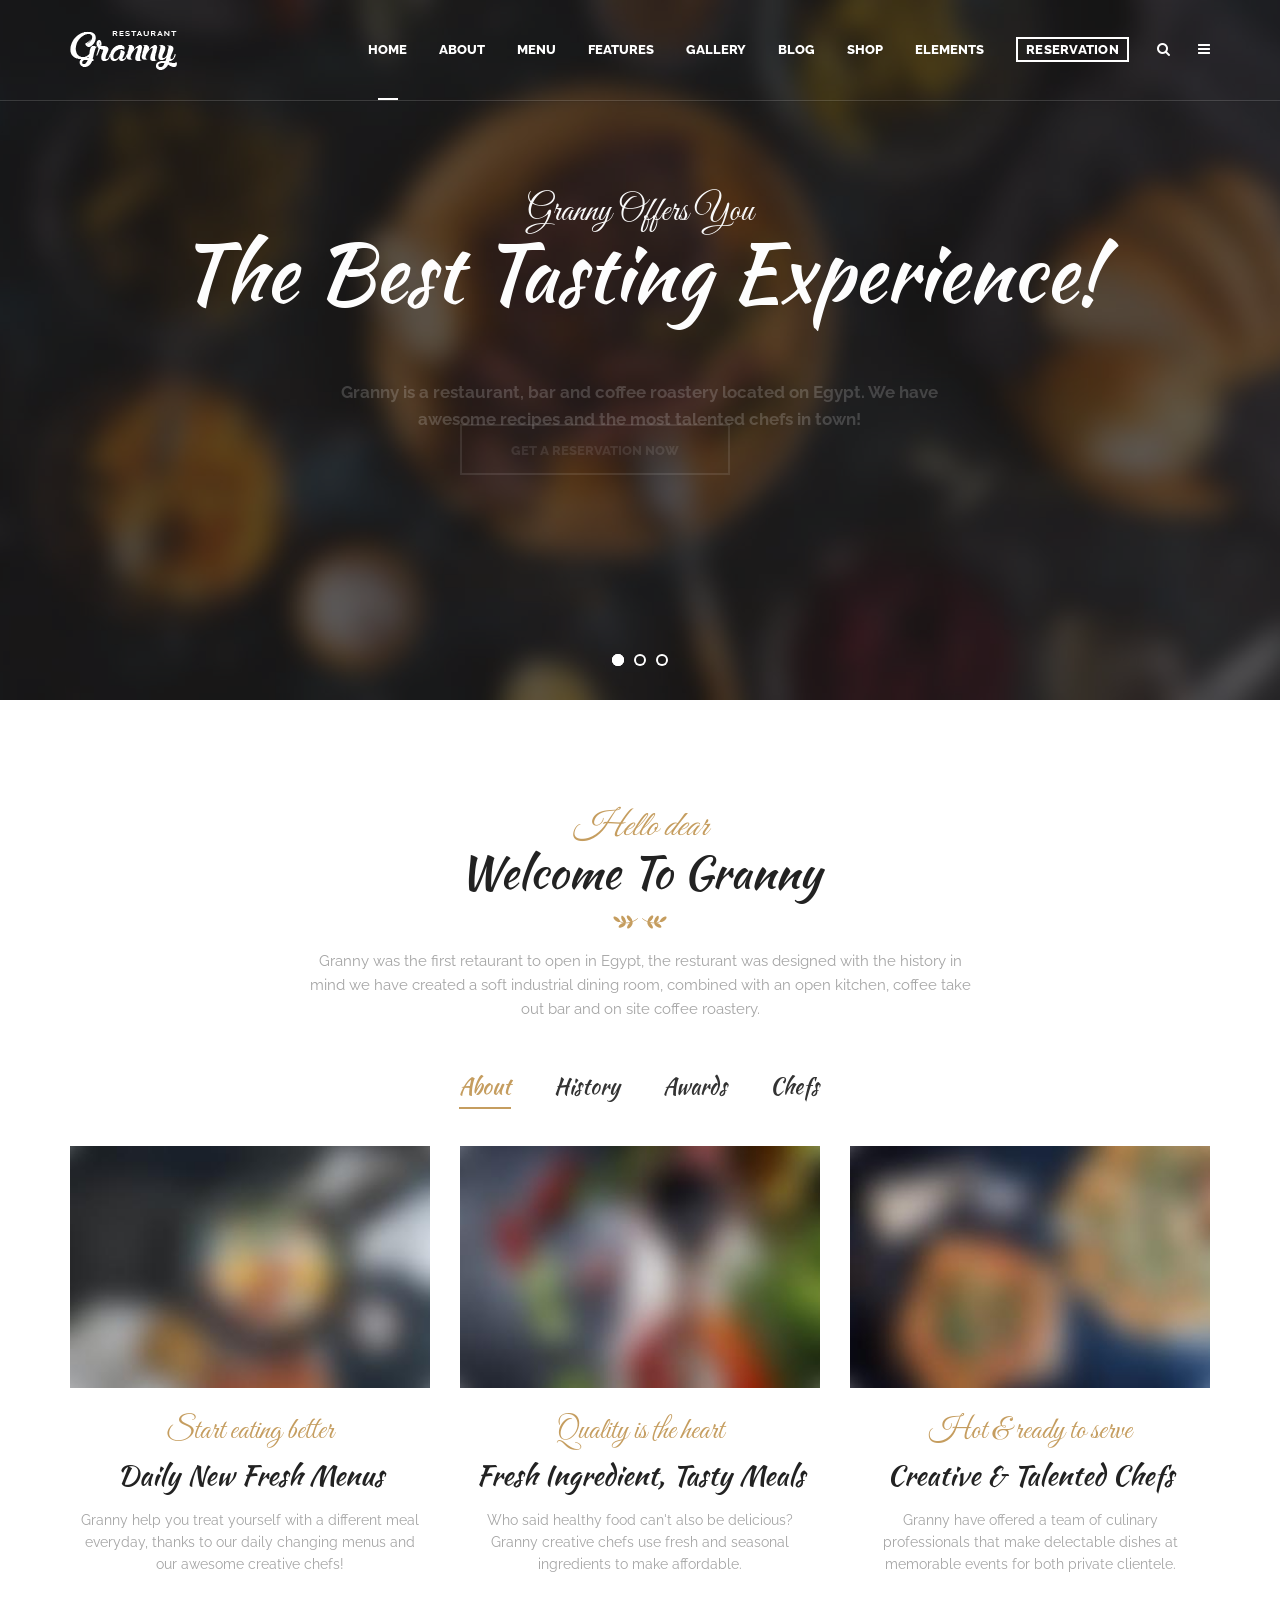
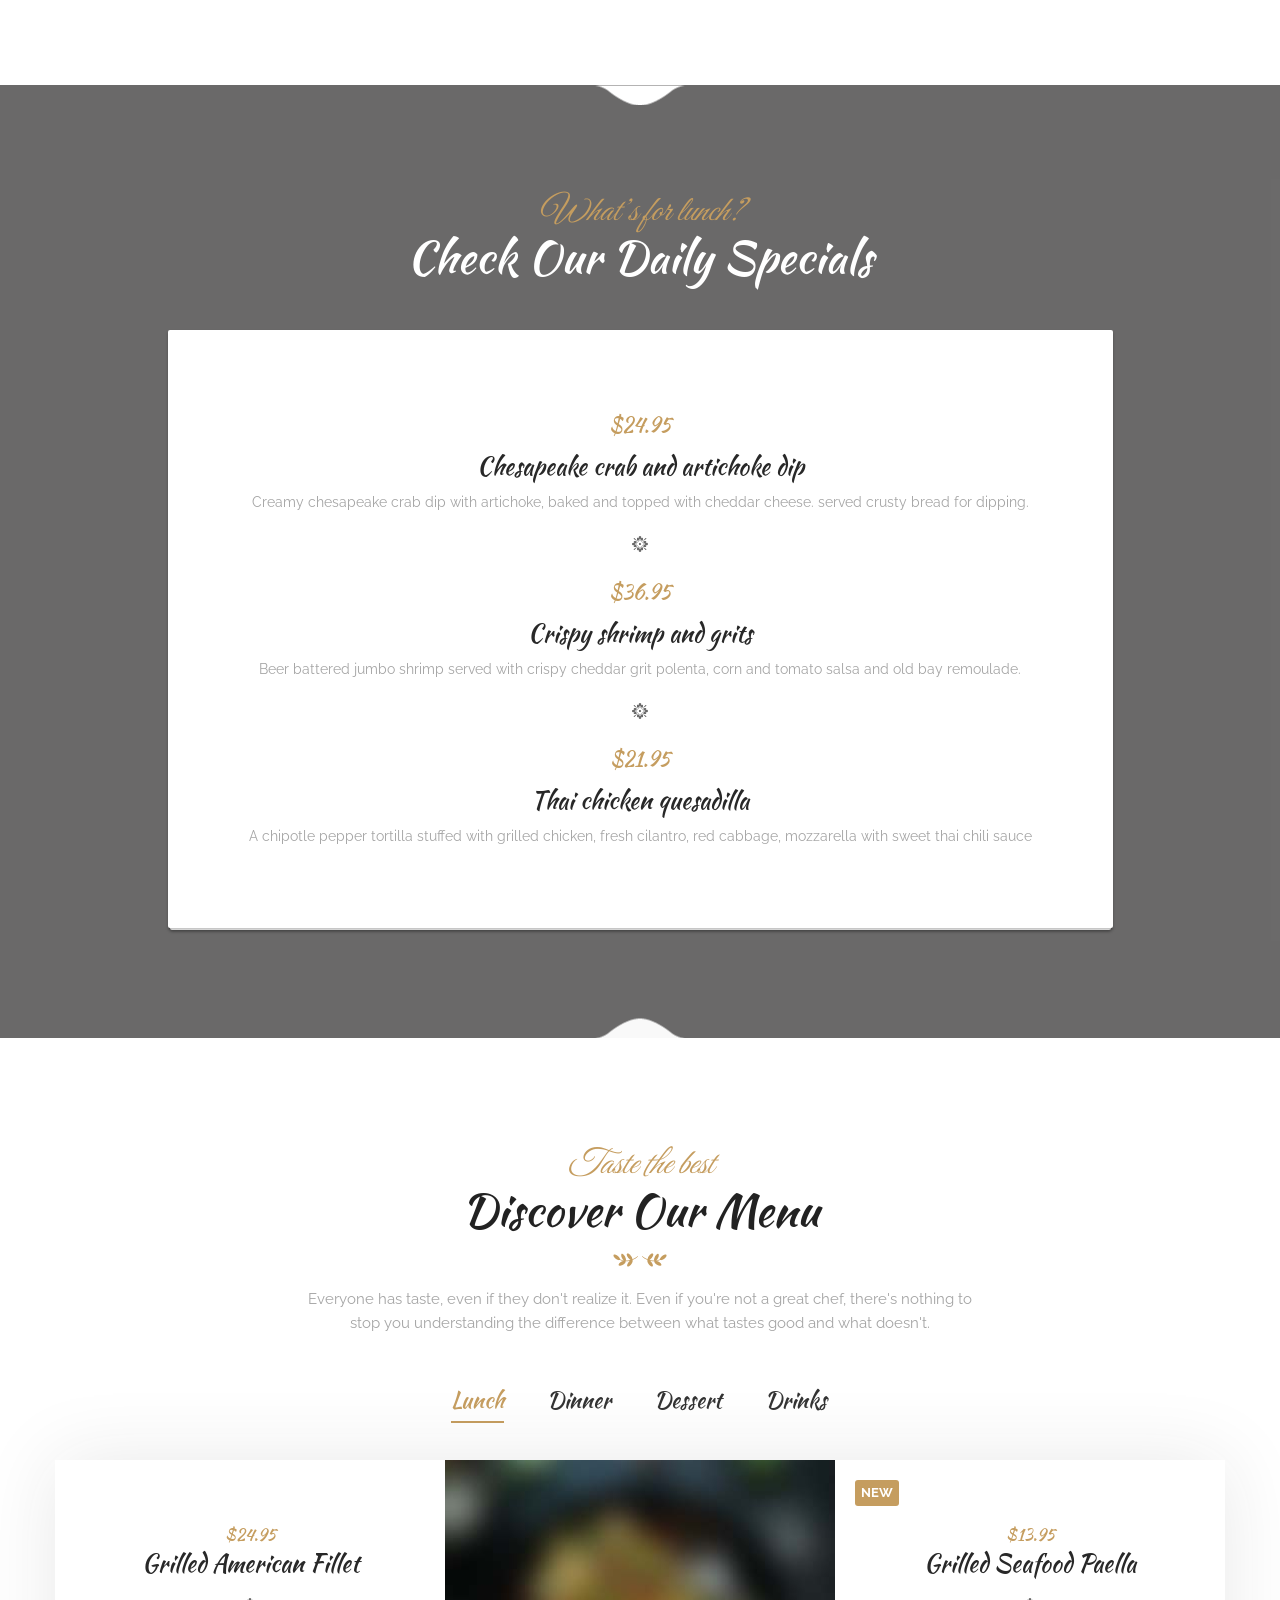
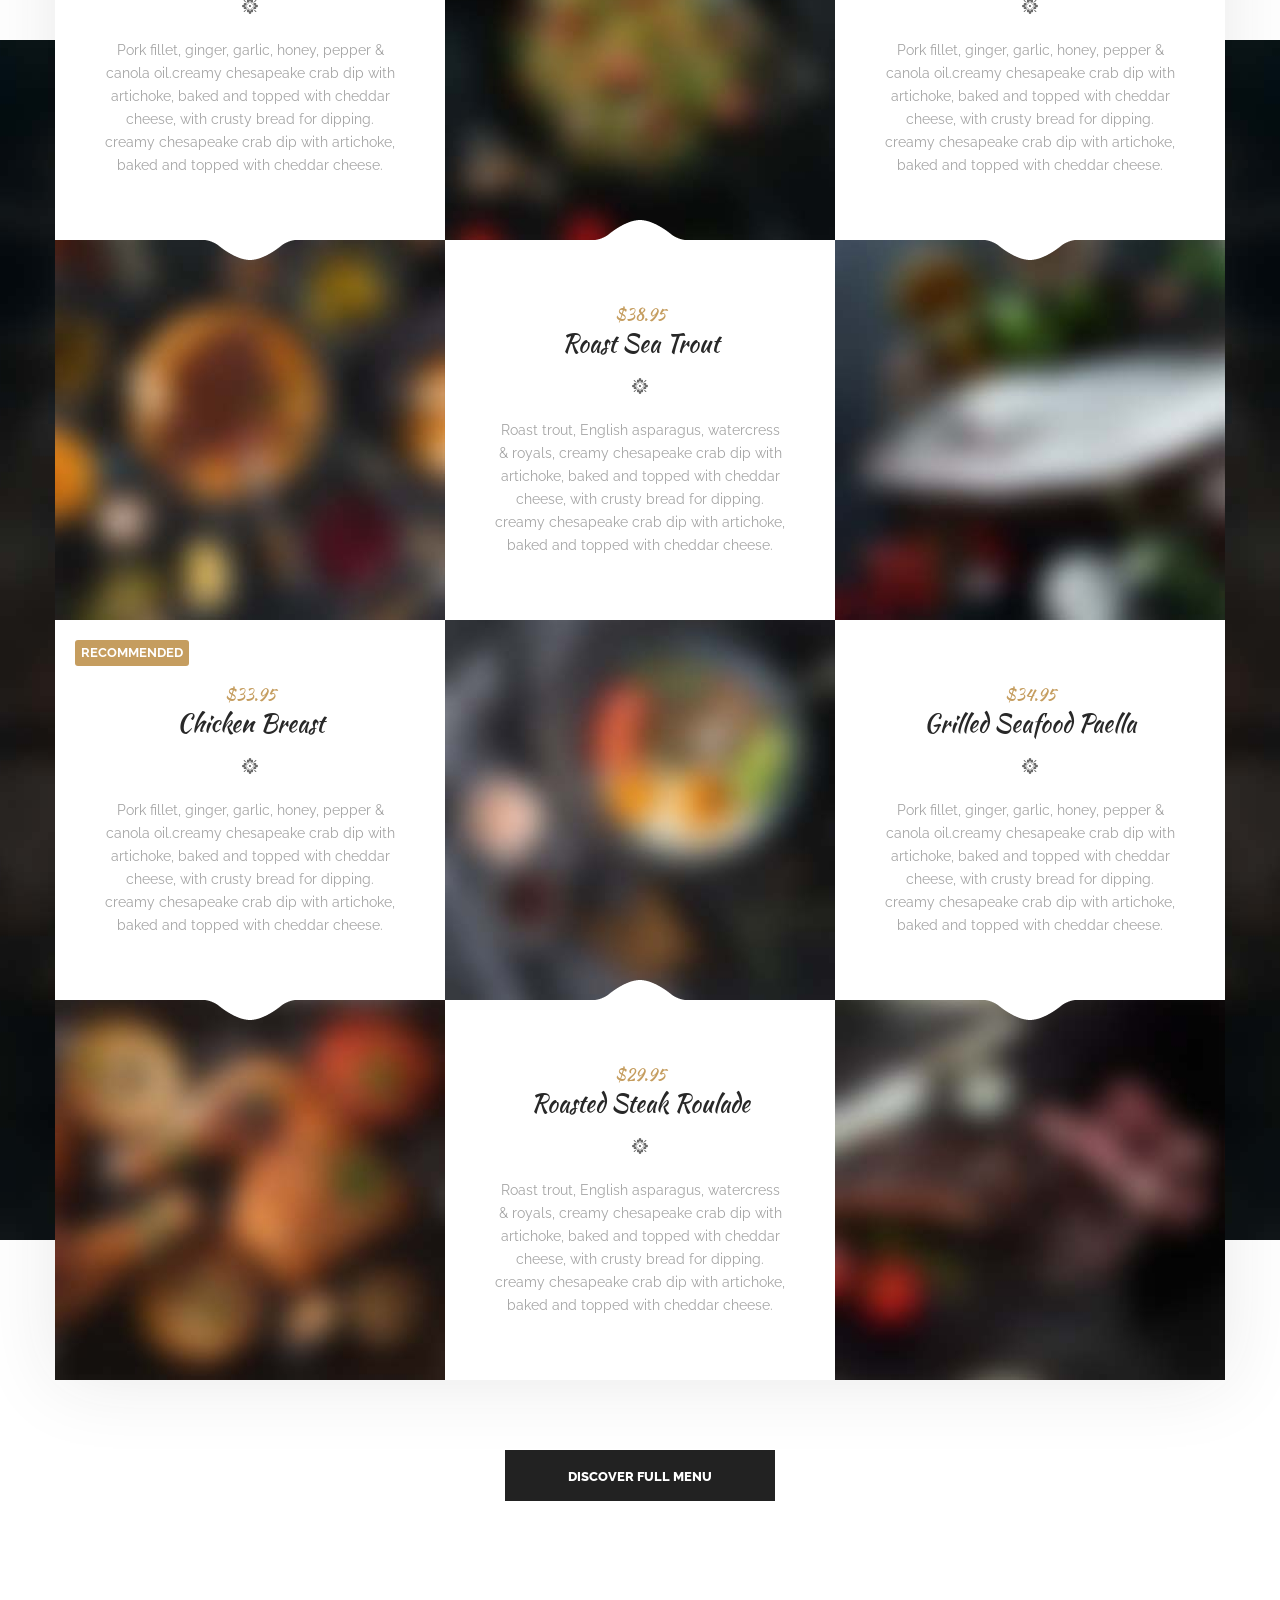
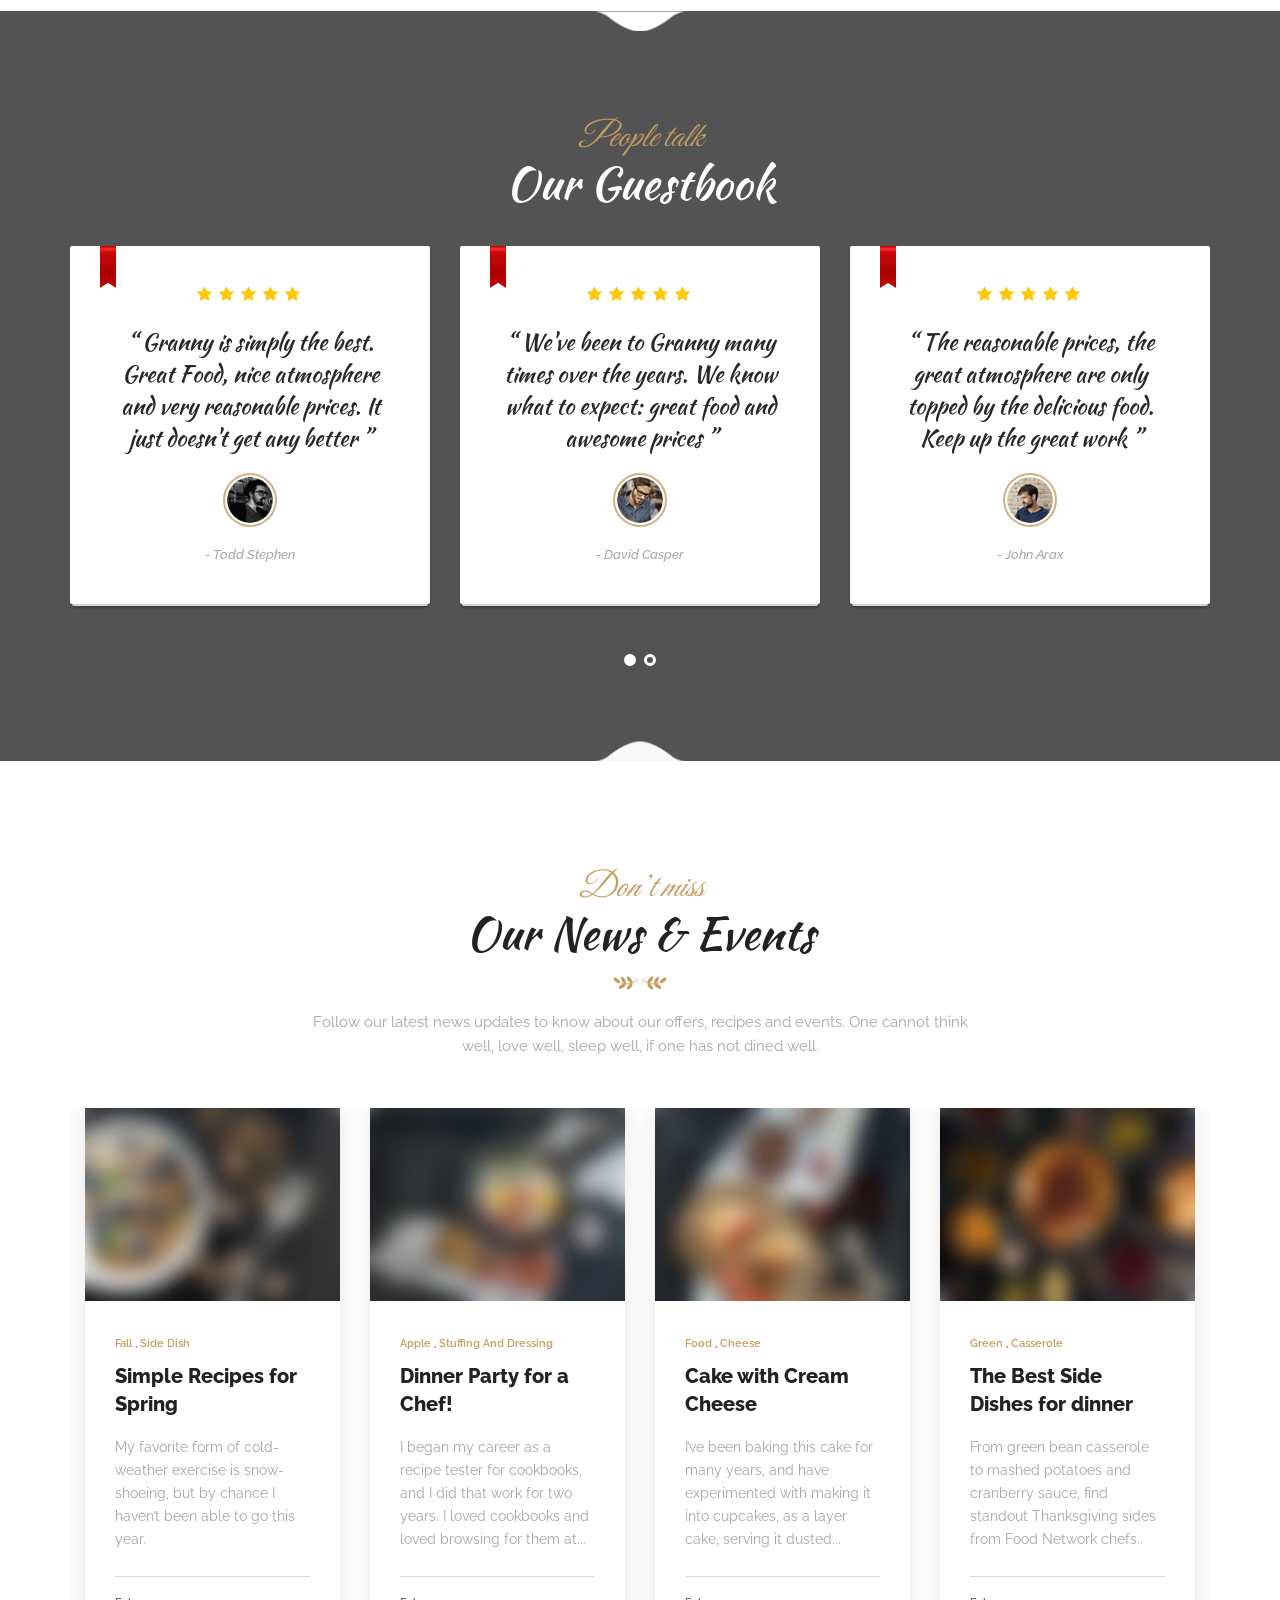
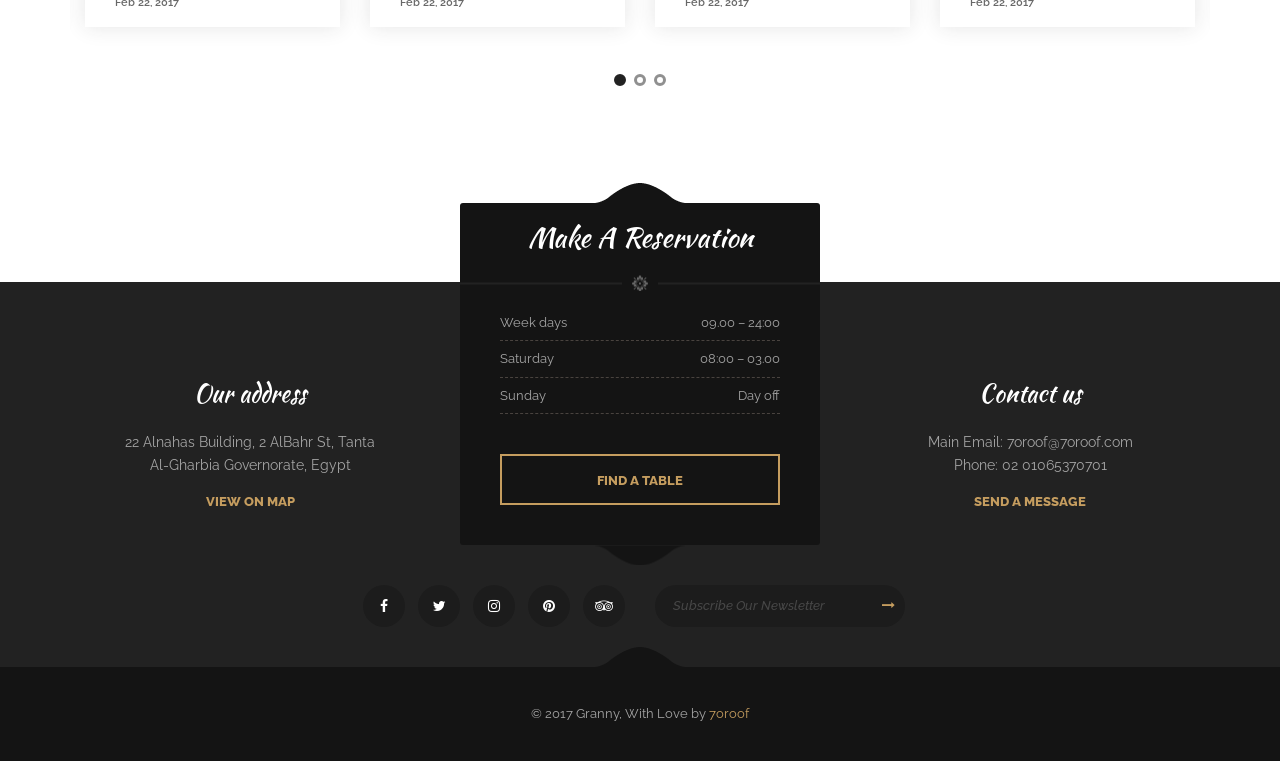
<file: Granny/index.html>
<!DOCTYPE html>
<html dir="ltr" lang="en-US">

<head>
    <!-- Document Meta
    ============================================= -->
    <meta charset="utf-8">
    <meta http-equiv="X-UA-Compatible" content="IE=edge">
    <!--IE Compatibility Meta-->
    <meta name="author" content="zytheme" />
    <meta name="viewport" content="width=device-width, initial-scale=1, maximum-scale=1">
    <meta name="description" content="Elegant Restaurant & Cafe Html5 Template">
    <link href="assets/images/favicon/favicon.png" rel="icon">

    <!-- Fonts
    ============================================= -->
    <link href="http://fonts.googleapis.com/css?family=Great+Vibes%7CKaushan+Script%7CRaleway:100,100i,200,200i,300,300i,400,400i,500,500i,600,600i,700,700i,800,800i,900,900i" rel="stylesheet" type="text/css">

    <!-- Stylesheets
    ============================================= -->
    <link href="assets/css/external.css" rel="stylesheet">
    <link href="assets/css/bootstrap.min.css" rel="stylesheet">
    <link href="assets/css/style.css" rel="stylesheet">

    <!-- RS5.0 Main Stylesheet -->
    <link rel="stylesheet" type="text/css" href="assets/revolution/css/settings.css">
    <link rel="stylesheet" type="text/css" href="assets/revolution/css/layers.css">
    <link rel="stylesheet" type="text/css" href="assets/revolution/css/navigation.css">

    <!-- HTML5 shim, for IE6-8 support of HTML5 elements. All other JS at the end of file. -->
    <!--[if lt IE 9]>
      <script src="assets/js/html5shiv.js"></script>
      <script src="assets/js/respond.min.js"></script>
    <![endif]-->

    <!-- Document Title
    ============================================= -->
    <title>Granny | Elegant Restaurant & Cafe Html5 Template</title>
</head>

<body>
    <div class="preloader">
    <div class="spinner">
        <div class="bounce1"></div>
        <div class="bounce2"></div>
        <div class="bounce3"></div>
    </div>
</div>
    <!-- Document Wrapper
	============================================= -->
    <div id="wrapper" class="wrapper clearfix">
<header id="navbar-spy" class="header header-1 header-transparent header-bordered header-fixed">
    <nav id="primary-menu" class="navbar navbar-fixed-top">
        <div class="container">
            <!-- Brand and toggle get grouped for better mobile display -->
            <div class="navbar-header">
                <button type="button" class="navbar-toggle collapsed" data-toggle="collapse" data-target="#navbar-collapse-1" aria-expanded="false">
				<span class="sr-only">Toggle navigation</span>
				<span class="icon-bar"></span>
				<span class="icon-bar"></span>
				<span class="icon-bar"></span>
				</button>
                <a class="logo" href="index.html">
					<img class="logo-light" src="assets/images/logo/logo-light.png" alt="granny Logo">
					<img class="logo-dark" src="assets/images/logo/logo-dark.png" alt="granny Logo">
				</a>
            </div>

            <div class="module-container pull-right">
                <!-- Module Reservation  -->
<div class="module module-reservation">
    <a class="btn-popup" data-toggle="modal" data-target="#reservationModule"><i class="lnr lnr-users"></i>Reservation</a>
    <div class="modal fade reservation-popup" tabindex="-1" role="dialog" id="reservationModule">
        <div class="modal-dialog modal-lg" role="document">
            <div class="modal-content">
                <div class="modal-body">
                    <button type="button" class="close" data-dismiss="modal" aria-label="Close"><i class="fa fa-times"></i></button>
                    <div class="row reservation">
                        <div class="col-xs-12 col-sm-12 col-md-12">
                            <div class="reservation-form mb-30 bg-white text-center">
                                <form method="post" action="assets/php/reservation.php" class="reservationForm mb-0">
                                    <div class="row">
                                        <div class="col-xs-12 col-sm-12 col-md-4">
                                            <div class="form-select">
                                                <i class="fa fa-angle-down"></i>
                                                <select class="form-control" name="res-pepole" id="resPepole">
											<option value="2">2 People</option>
											<option value="3">3 People</option>
											<option value="4">4 People</option>
											<option value="5">5 People</option>
											<option value="6">6 People</option>
											<option value="8">8 People</option>
											<option value="10">10 People</option>
										</select>
                                            </div>
                                        </div>
                                        <div class="col-xs-12 col-sm-12 col-md-4">
                                            <div class="form-select">
                                                <i class="fa fa-angle-down"></i>
                                                <select class="form-control" name="res-day" id="resDay">
											<option value="March 23">March 23, 2017</option>
											<option value="March 24">March 24, 2017</option>
											<option value="March 25">March 25, 2017</option>
											<option value="March 26">March 26, 2017</option>
											<option value="March 27">March 27, 2017</option>
										</select>
                                            </div>
                                        </div>
                                        <div class="col-xs-12 col-sm-12 col-md-4">
                                            <div class="form-select">
                                                <i class="fa fa-angle-down"></i>
                                                <select class="form-control" name="res-time" id="resTime">
											<option value="8:00">8:00 PM</option>
											<option value="9:00">9:00 PM</option>
											<option value="10:00">10:00 PM</option>
											<option value="11:00">11:00 PM</option>
											<option value="12:00">12:00 AM</option>
										</select>
                                            </div>
                                        </div>
                                        <div class="col-xs-12 col-sm-12 col-md-4">
                                            <input type="text" class="form-control" name="res-name" id="resName" placeholder="Your Name" required>
                                        </div>
                                        <div class="col-xs-12 col-sm-12 col-md-4">
                                            <input type="email" class="form-control" name="res-email" id="resEmail" placeholder="Your Email" required>
                                        </div>
                                        <div class="col-md-4">
                                            <input type="text" class="form-control" name="res-phone" id="resNumber" placeholder="Phone Number" required>
                                        </div>
                                        <div class="col-xs-12 col-sm-12 col-md-12">
                                            <textarea class="form-control" name="res-message" id="resMessage" rows="2" placeholder="Add a special request (optional)"></textarea>
                                        </div>
                                        <div class="col-xs-12 col-sm-12 col-md-12">
                                            <input type="submit" value="Find Table" name="res-submit" class="btn btn--secondary btn--block">
                                        </div>
                                        <div class="col-xs-12 col-sm-12 col-md-12">
												<!--Alert Message-->
                            					<div class="reservation-result"></div>
											</div>
                                    </div>
                                    <!-- .row end -->
                                </form>
                                <!-- form end -->
                            </div>
                            <!-- .contact-form end -->
                        </div>
                        <!-- .col-md-8 end -->
                        <div class="col-xs-12 col-sm-12 col-md-12">
                            <div class="text-uppercase text-center">
                                <strong><span class="text-white">Reservation Powered by</span> <a class="reservation-link" href="#">Opentable</a></strong>
                            </div>
                        </div>
                    </div>
                    <!-- .row end -->
                </div>
            </div>
            <!-- /.modal-content -->
        </div>
        <!-- /.modal-dialog -->
    </div>
    <!-- /.modal -->
</div>
                <!-- Module Search -->
<div class="module module-search">
    <div class="module-icon search-icon">
        <i class="fa fa-search"></i>
    </div>
    <div class="module-content module-fullscreen module--search-box">
        <div class="pos-vertical-center">
            <div class="container">
                <div class="row">
                    <div class="col-xs-12 col-sm-12 col-md-8 col-md-offset-2">
                        <form class="form-search">
                            <input type="text" class="form-control" placeholder="Type Search Words Then Enter">
                            <button class="btn" type="button"><i class="fa fa-search"></i></button>
                        </form>
                        <!-- .form-search end -->
                    </div>
                    <!-- .col-md-8 end -->
                </div>
                <!-- .row end -->
            </div>
            <!-- .container end -->
        </div>
        <a class="module-cancel" href="#">close</a>
    </div>
</div>
<!-- .module-search end -->
                <!-- Module Side NAV -->
                <div class="module module-side-nav">
                    <div class="module-icon side-nav-icon">
                        <i class="fa fa-bars"></i>
                        <span class="title">Side Navigation</span>
                    </div>
                    <div class="module-content module-hamburger">
                        <div class="hamburger-panel module-widgets bg-white">

    <!-- Recent Posts
    ============================================= -->
    <div class="widget widget-recent-posts">
        <div class="widget--title">
            <h5>recent posts</h5>
        </div>
        <div class="widget--content">
            <div class="entry">
                <img src="assets/images/blog/thumb/1.jpg" alt="title" />
                <div class="entry-desc">
                    <div class="entry-meta">
                        <a href="#">Oct 15, 2017</a>
                    </div>
                    <div class="entry-title">
                        <a href="#">The Best Side Dishes for Next Dinner</a>
                    </div>
                </div>
            </div>
            <!-- .recent-entry end -->

            <div class="entry">
                <img src="assets/images/blog/thumb/2.jpg" alt="title" />
                <div class="entry-desc">
                    <div class="entry-meta">
                        <a href="#">sep 15, 2017</a>
                    </div>
                    <div class="entry-title">
                        <a href="#">Cornbread Stuffing Apples and Sausage</a>
                    </div>
                </div>
            </div>
            <!-- .recent-entry end -->

        </div>
    </div>
    <!-- .widget-recent end -->

    <!-- Instagram Feed
    ============================================= -->
    <div class="widget widget-instagram">
        <div class="widget--title">
            <h5>Instagram</h5>
        </div>
        <div class="widget--content">
            <div id="instafeedModule" class="instafeed" data-insta-number="8"></div>
            <div class="clearfix"></div>
        </div>
    </div>
    <!-- .widget-instagram end -->

    <!-- Tag Clouds
    ============================================= -->
    <div class="widget widget-tags">
        <div class="widget--title">
            <h5>tag clouds</h5>
        </div>
        <div class="widget--content">
            <a href="#">responsive</a>
            <a href="#">modern</a>
            <a href="#">corporate</a>
            <a href="#">business</a>
            <a href="#">awesome</a>
            <a href="#">fresh</a>

        </div>
    </div>
    <!-- .widget-tags end -->
    <a class="module-cancel" href="#">close</a>
</div>
                    </div>
                </div>
            </div>
            <!-- .module-container end -->

            <!-- Collect the nav links, forms, and other content for toggling -->
            <div class="collapse navbar-collapse pull-right" id="navbar-collapse-1">
                <ul class="nav navbar-nav nav-pos-right navbar-left">
                    <!-- Home Menu -->
<li class="has-dropdown mega-dropdown active">
    <a href="#" data-toggle="dropdown" class="dropdown-toggle menu-item">home</a>
    <ul class="dropdown-menu mega-dropdown-menu">
        <li>
            <div class="container">
                <div class="row">
                    <!-- Column #1 -->
                    <div class="col-md-3">
                        <ul>
                            <li>
                                <a href="index.html">home main</a>
                            </li>
                            <li>
                                <a href="homepage-2.html">homepage 2</a>
                            </li>
                            <li>
                                <a href="homepage-3.html">homepage 3</a>
                            </li>
                            <li>
                                <a href="homepage-4.html">homepage 4</a>
                            </li>
                        </ul>
                    </div>
                    <!-- .col-md-3 end -->

                    <!-- Column #2 -->
                    <div class="col-md-3">
                        <ul>
                            <li>
                                <a href="homepage-5.html">homepage 5</a>
                            </li>
                            <li>
                                <a href="homepage-6.html">homepage 6</a>
                            </li>
                            <li>
                                <a href="homepage-7.html">homepage 7</a>
                            </li>
                            <li>
                                <a href="homepage-8.html">homepage 8</a>
                            </li>
                        </ul>
                    </div>
                    <!-- .col-md-2 end -->

                    <!-- Column #3 -->
                    <div class="col-md-3">
                        <ul>
                            <li>
                                <a href="homepage-9.html">homepage 9</a>
                            </li>
                            <li>
                                <a href="homepage-10-classic.html">homepage 10 (classic)</a>
                            </li>
                            <li>
                                <a href="homepage-11-bordered.html">homepage 11 (boardered)</a>
                            </li>
                            <li>
                                <a href="homepage-12-boxed.html">homepage 12 (boxed)</a>
                            </li>
                        </ul>
                    </div>
                    <!-- .col-md-3 end -->

                    <!-- Column #4 -->
                    <div class="col-md-3">
                        <ul>
                            <li>
                                <a href="homepage-13-dark.html">homepage 13 (dark)</a>
                            </li>
                            <li>
                                <a href="homepage-14-onepage.html">homepage 14 (onepage)</a>
                            </li>
                            <li>
                                <a href="homepage-15-fullscreen.html">homepage 15 (fullscreen)</a>
                            </li>
                            <li>
                                <a href="homepage-16-shop.html">homepage 16 (shop)</a>
                            </li>
                        </ul>
                    </div>
                    <!-- .col-md-2 end -->
                </div>
                <!-- .row end -->
            </div>
            <!-- container end -->
        </li>
    </ul>
    <!-- .mega-dropdown-menu end -->
</li>
<!-- li end -->

<!-- About Menu -->
<li class="has-dropdown">
    <a href="#" data-toggle="dropdown" class="dropdown-toggle menu-item">About</a>
    <ul class="dropdown-menu">
        <li>
            <a href="page-about.html">our story</a>
        </li>
        <li>
            <a href="page-chefs.html">our chefs</a>
        </li>
        <li>
            <a href="page-contacts.html">contact us</a>
        </li>
        <li>
            <a href="page-faqs.html">FAQs</a>
        </li>
        <li>
            <a href="page-guestbook.html">guestbook</a>
        </li>
        <li>
            <a href="page-reservation.html">online reservation</a>
        </li>

    </ul>
</li>
<!-- li end -->

<!-- Menu Menu -->
<li class="has-dropdown">
    <a href="#" data-toggle="dropdown" class="dropdown-toggle menu-item">Menu</a>
    <ul class="dropdown-menu">
        <li>
            <a href="menu-board.html">menu board</a>
        </li>
        <li>
            <a href="menu-classic.html">menu classic</a>
        </li>
        <li>
            <a href="menu-gallery.html">menu gallery</a>
        </li>
        <li>
            <a href="menu-grid.html">menu grid</a>
        </li>
        <li>
            <a href="menu-mixed-grid.html">menu mixed grid</a>
        </li>
        <li>
            <a href="menu-mixed.html">menu mixed</a>
        </li>
        <li>
            <a href="menu-plates.html">menu plates</a>
        </li>
        <li>
            <a href="menu-split.html">menu split</a>
        </li>
        <li>
            <a href="menu-variations.html">menu variations</a>
        </li>

    </ul>
</li>
<!-- li end -->

<!-- Features Menu-->
<li class="has-dropdown">
    <a href="#" data-toggle="dropdown" class="dropdown-toggle menu-item">features</a>
    <ul class="dropdown-menu">
        <li class="dropdown-submenu">
            <a href="#" data-toggle="dropdown" class="dropdown-toggle">revolution sliders</a>
            <ul class="dropdown-menu">
                <li class="has-dropdown">
                    <a href="#" data-toggle="dropdown" class="dropdown-toggle">Sliders 1</a>
                    <ul class="dropdown-menu">
                        <li>
                            <a href="slider-1.html">slider 1</a>
                        </li>
                        <li>
                            <a href="slider-2.html">slider 2</a>
                        </li>
                        <li>
                            <a href="slider-3.html">slider 3</a>
                        </li>
                        <li>
                            <a href="slider-4.html">slider 4</a>
                        </li>
                        <li>
                            <a href="slider-5.html">slider 5</a>
                        </li>
                        <li>
                            <a href="slider-6.html">slider 6</a>
                        </li>
                    </ul>
                </li>
                <li class="has-dropdown">
                    <a href="#" data-toggle="dropdown" class="dropdown-toggle">Sliders 2</a>
                    <ul class="dropdown-menu">
                        <li>
                            <a href="slider-9.html">slider 7</a>
                        </li>
                        <li>
                            <a href="slider-9.html">slider 8</a>
                        </li>
                        <li>
                            <a href="slider-9.html">slider 9</a>
                        </li>
                        <li>
                            <a href="slider-10.html">slider 10</a>
                        </li>
                        <li>
                            <a href="slider-11.html">slider 11</a>
                        </li>
                        <li>
                            <a href="slider-12.html">slider 12</a>
                        </li>
                    </ul>
                </li>
            </ul>
        </li>
        <li class="dropdown-submenu">
            <a href="#" data-toggle="dropdown" class="dropdown-toggle">Headers</a>
            <ul class="dropdown-menu">
                <li class="has-dropdown">
                    <a href="#" data-toggle="dropdown" class="dropdown-toggle">transparent</a>
                    <ul class="dropdown-menu">
                        <li>
                            <a href="header-1.html">transparent 1</a>
                        </li>
                        <li>
                            <a href="header-2.html">transparent 2</a>
                        </li>
                        <li>
                            <a href="header-3.html">transparent 3</a>
                        </li>
                        <li>
                            <a href="header-5.html">transparent 5</a>
                        </li>
                        <li>
                            <a href="header-6.html">transparent 6</a>
                        </li>
                        <li>
                            <a href="header-10.html">transparent 7</a>
                        </li>
                        <li>
                            <a href="header-11.html">transparent 8</a>
                        </li>
                        <li>
                            <a href="header-12.html">transparent 9</a>
                        </li>
                        <li>
                            <a href="header-13.html">transparent 10</a>
                        </li>
                        <li>
                            <a href="header-20.html">transparent 11</a>
                        </li>
                        <li>
                            <a href="header-22.html">transparent 12</a>
                        </li>
                    </ul>
                </li>
                <li class="has-dropdown">
                    <a href="#" data-toggle="dropdown" class="dropdown-toggle">white</a>
                    <ul class="dropdown-menu">
                        <li>
                            <a href="header-9.html">white 1</a>
                        </li>
                        <li>
                            <a href="header-15.html">white 3</a>
                        </li>
                        <li>
                            <a href="header-16.html">white 4</a>
                        </li>
                        <li>
                            <a href="header-17.html">white 5</a>
                        </li>
                        <li>
                            <a href="header-19.html">white 6</a>
                        </li>
                        <li>
                            <a href="header-23.html">white 7</a>
                        </li>
                    </ul>
                </li>
                <li class="has-dropdown">
                    <a href="#" data-toggle="dropdown" class="dropdown-toggle">centered</a>
                    <ul class="dropdown-menu">
                        <li>
                            <a href="header-7.html">centered 1</a>
                        </li>
                        <li>
                            <a href="header-9.html">centered 2</a>
                        </li>
                        <li>
                            <a href="header-11.html">centered 3</a>
                        </li>
                        <li>
                            <a href="header-13.html">centered 4</a>
                        </li>
                        <li>
                            <a href="header-17.html">centered 5</a>
                        </li>
                        <li>
                            <a href="header-18.html">centered 6</a>
                        </li>
                        <li>
                            <a href="header-19.html">centered 7</a>
                        </li>
                    </ul>
                </li>
                <li class="has-dropdown">
                    <a href="#" data-toggle="dropdown" class="dropdown-toggle">fullscreen</a>
                    <ul class="dropdown-menu">
                        <li>
                            <a href="header-8.html">fullscreen 1</a>
                        </li>
                        <li>
                            <a href="header-22.html">fullscreen 2</a>
                        </li>
                    </ul>
                </li>
                <li class="has-dropdown">
                    <a href="#" data-toggle="dropdown" class="dropdown-toggle">with topbar</a>
                    <ul class="dropdown-menu">
                        <li>
                            <a href="header-7.html">topbar 1</a>
                        </li>
                        <li>
                            <a href="header-11.html">topbar 2</a>
                        </li>
                        <li>
                            <a href="header-14.html">topbar 3</a>
                        </li>
                        <li>
                            <a href="header-18.html">topbar 4</a>
                        </li>
                    </ul>
                </li>
                <li class="has-dropdown">
                    <a href="#" data-toggle="dropdown" class="dropdown-toggle">fixed top</a>
                    <ul class="dropdown-menu">
                        <li>
                            <a href="header-1.html">fixed 1</a>
                        </li>
                        <li>
                            <a href="header-2.html">fixed 2</a>
                        </li>
                        <li>
                            <a href="header-15.html">fixed 3</a>
                        </li>
                    </ul>
                </li>
                <li class="has-dropdown">
                    <a href="#" data-toggle="dropdown" class="dropdown-toggle">bordered</a>
                    <ul class="dropdown-menu">
                        <li>
                            <a href="header-1.html">bordered 1</a>
                        </li>
                        <li>
                            <a href="header-2.html">bordered 2</a>
                        </li>
                        <li>
                            <a href="header-3.html">bordered 3</a>
                        </li>
                        <li>
                            <a href="header-5.html">bordered 5</a>
                        </li>
                        <li>
                            <a href="header-6.html">bordered 6</a>
                        </li>
                        <li>
                            <a href="header-8.html">bordered 8</a>
                        </li>
                    </ul>
                </li>
                <li><a href="header-23.html">dark header</a></li>
                <li><a href="header-21.html">left menu</a></li>
            </ul>
        </li>
        <li class="dropdown-submenu">
            <a href="#" data-toggle="dropdown" class="dropdown-toggle">Footers</a>
            <ul class="dropdown-menu">
                <li>
                    <a href="footer-1.html#footer">Footer 1</a>
                </li>
                <li>
                    <a href="footer-2.html#footer">Footer 2</a>
                </li>
                <li>
                    <a href="footer-3.html#footer">Footer 3</a>
                </li>
                <li>
                    <a href="footer-4.html#footer">Footer 4</a>
                </li>
                <li>
                    <a href="footer-5.html#footer">Footer 5</a>
                </li>
                <li>
                    <a href="footer-6.html#footer">Footer 6</a>
                </li>
                <li>
                    <a href="footer-7.html#footer">Footer 7</a>
                </li>
                <li>
                    <a href="footer-8.html#footer">Footer 8</a>
                </li>
                <li>
                    <a href="footer-10.html#footer">Footer 10</a>
                </li>
                <li>
                    <a href="footer-11.html#footer">Footer 11</a>
                </li>
                <li>
                    <a href="footer-12.html#footer">Footer 12</a>
                </li>
                <li>
                    <a href="footer-13.html#footer">Footer 13</a>
                </li>
            </ul>
        </li>
        <li class="dropdown-submenu">
            <a href="#" data-toggle="dropdown" class="dropdown-toggle">page titels</a>
            <ul class="dropdown-menu">
                <li>
                    <a href="page-title-1.html">page title 1</a>
                </li>
                <li>
                    <a href="page-title-2.html">page title 2</a>
                </li>
                <li>
                    <a href="page-title-3.html">page title 3</a>
                </li>
                <li>
                    <a href="page-title-4.html">page title 4</a>
                </li>
                <li>
                    <a href="page-title-5.html">page title 5</a>
                </li>
                <li>
                    <a href="page-title-6.html">page title 6</a>
                </li>
                <li>
                    <a href="page-title-7.html">page title 7</a>
                </li>
                <li>
                    <a href="page-title-8.html">page title 8</a>
                </li>
                <li>
                    <a href="page-title-9.html">page title 9</a>
                </li>
                <li>
                    <a href="page-title-10.html">page title 10</a>
                </li>
                <li>
                    <a href="page-title-11.html">page title 11</a>
                </li>
                <li>
                    <a href="page-title-12.html">page title 12</a>
                </li>
            </ul>
        </li>
        <li class="dropdown-submenu">
            <a href="#" data-toggle="dropdown" class="dropdown-toggle">widgets</a>
            <ul class="mega-menu">
                <li>
                    <ul>
                        <li>
                            <a href="elements-widgets.html">flickr stream</a>
                        </li>
                        <li>
                            <a href="elements-widgets.html">search</a>
                        </li>
                        <li>
                            <a href="elements-widgets.html">last tweets</a>
                        </li>
                        <li>
                            <a href="elements-widgets.html">Filter</a>
                        </li>
                        <li>
                            <a href="elements-widgets.html">recent posts</a>
                        </li>
                    </ul>
                </li>
                <li>
                    <ul>
                        <li>
                            <a href="elements-widgets.html">Advertisement</a>
                        </li>
                        <li>
                            <a href="elements-widgets.html">Recent Items</a>
                        </li>
                        <li>
                            <a href="elements-widgets.html">tag clouds</a>
                        </li>
                        <li>
                            <a href="elements-widgets.html">categories</a>
                        </li>
                    </ul>
                </li>
            </ul>
        </li>
        <li class="dropdown-submenu">
            <a href="#" data-toggle="dropdown" class="dropdown-toggle">untility pages</a>
            <ul class="dropdown-menu">
                <li>
                    <a href="page-404.html">page 404</a>
                </li>
                <li>
                    <a href="page-soon.html">coming soon</a>
                </li>
                <li>
                    <a href="page-maintenance.html">maintenance</a>
                </li>
            </ul>
        </li>
        <li class="dropdown-submenu">
            <a href="#" data-toggle="dropdown" class="dropdown-toggle">page tempalates</a>
            <ul class="dropdown-menu">
                <li>
                    <a href="page-layout-fullwidth.html">fullwidth</a>
                </li>
                <li>
                    <a href="page-layout-fullwidth-wide.html">fullwidth wide</a>
                </li>
                <li>
                    <a href="page-layout-sidebar-right.html">right sidebar</a>
                </li>
                <li>
                    <a href="page-layout-sidebar-left.html">left sidebar</a>
                </li>

                <li>
                    <a href="page-layout-blank.html">blank page</a>
                </li>
            </ul>
        </li>
        <li>
            <a href="landing.html">landing page</a>
        </li>
    </ul>
</li>
<!-- li end -->

<li>
    <a class="menu-item" href="page-gallery.html">gallery</a>
</li>
<!-- li end -->

<!-- Blog Menu-->
<li class="has-dropdown">
    <a href="#" data-toggle="dropdown" class="dropdown-toggle menu-item">Blog</a>
    <ul class="dropdown-menu">
        <li>
            <a href="blog-carousel.html">blog carousel</a>
        </li>
        <li class="dropdown-submenu">
            <a href="#" data-toggle="dropdown" class="dropdown-toggle">blog grid</a>
            <ul class="dropdown-menu">
                <li>
                    <a href="blog-grid-3cols.html">3 columns</a>
                </li>
                <li>
                    <a href="blog-grid-3cols-sidebar.html">3 columns sidebar</a>
                </li>
                <li>
                    <a href="blog-grid-4cols.html">4 columns</a>
                </li>
            </ul>
        </li>
        <li class="dropdown-submenu">
            <a href="#" data-toggle="dropdown" class="dropdown-toggle">blog standard</a>
            <ul class="dropdown-menu">
                <li>
                    <a href="blog-standard-sidebar-right.html">right sidebar</a>
                </li>
                <li>
                    <a href="blog-standard-sidebar-left.html">left sidebar</a>
                </li>
                <li>
                    <a href="blog-standard-centered.html">centered</a>
                </li>
            </ul>
        </li>
        <li class="dropdown-submenu">
            <a href="#" data-toggle="dropdown" class="dropdown-toggle">blog single</a>
            <ul class="dropdown-menu">
                <li>
                    <a href="blog-single-sidebar-right.html">right sidebar</a>
                </li>
                <li>
                    <a href="blog-single-sidebar-left.html">left sidebar</a>
                </li>
                <li>
                    <a href="blog-single-centered.html">centered</a>
                </li>
            </ul>
        </li>
    </ul>
</li>
<!-- li end -->

<!-- shop Menu -->
<li class="has-dropdown">
    <a href="#" data-toggle="dropdown" class="dropdown-toggle menu-item">shop</a>
    <ul class="dropdown-menu">
        <li>
            <a href="shop-4cols.html">shop 4 columns</a>
        </li>
        <li>
            <a href="shop-products.html">shop products</a>
        </li>
        <li>
            <a href="shop-single.html">shop single</a>
        </li>
        <li>
            <a href="shop-cart.html">shop cart</a>
        </li>
    </ul>
</li>
<!-- li end -->

<!-- Elements Menu -->
<li class="has-dropdown mega-dropdown">
    <a href="#" data-toggle="dropdown" class="dropdown-toggle menu-item">elements</a>
    <ul class="dropdown-menu mega-dropdown-menu">
        <li>
            <div class="container">
                <div class="row">
                    <!-- Column #1 -->
                    <div class="col-md-3">
                        <a href="#">interactive elements</a>
                        <ul>
                            <li>
                                <a href="elements-testimonials.html"><i class="fa fa-quote-right"></i>testimonials</a>
                            </li>
                            <li>
                                <a href="elements-interactive-banners.html"><i class="fa fa-clone"></i>interactive banners</a>
                            </li>
                            <li>
                                <a href="blog-carousel.html"><i class="fa fa-laptop"></i>post carousel</a>
                            </li>
                            <li>
                                <a href="elements-dividers.html"><i class="fa fa-dot-circle-o"></i>section divider</a>
                            </li>
                            <li>
                                <a href="elements-reservation.html"><i class="fa fa-calendar-check-o"></i>reservation</a>
                            </li>
                            <li>
                                <a href="elements-daily-specials.html"><i class="fa fa-newspaper-o"></i>Daily Specials</a>
                            </li>

                        </ul>
                    </div>
                    <!-- .col-md-3 end -->

                    <!-- Column #2 -->
                    <div class="col-md-3">
                        <a href="#">standard elements</a>
                        <ul>
                            <li>
                                <a href="elements-accordion.html"><i class="fa fa-server"></i>accordion</a>
                            </li>
                            <li>
                                <a href="elements-buttons.html"><i class="fa fa-suitcase"></i>buttons</a>
                            </li>
                            <li>
                                <a href="elements-cta.html"><i class="fa fa-child"></i>call to action</a>
                            </li>

                            <li>
                                <a href="elements-team.html"><i class="fa fa-group"></i>team variations</a>
                            </li>

                            <li>
                                <a href="elements-clients.html"><i class="fa fa-user"></i>clients</a>
                            </li>
                            <li>
                                <a href="elements-clients-carousel.html"><i class="fa fa-picture-o"></i>clients carousel</a>
                            </li>

                        </ul>
                    </div>
                    <!-- .col-md-3 end -->

                    <!-- Column #3 -->
                    <div class="col-md-3">
                        <a href="#">infographics elements</a>
                        <ul>
                            <li>
                                <a href="elements-counters.html"><i class="fa fa-dashboard"></i>counters</a>
                            </li>
                            <li>
                                <a href="elements-pricing.html"><i class="fa fa-exchange"></i>pricing tables</a>
                            </li>
                            <li>
                                <a href="elements-list.html"><i class="fa fa-list"></i>list</a>
                            </li>
                            <li>
                                <a href="elements-progress-bars.html"><i class="fa fa-hourglass-half"></i>progress bars</a>
                            </li>
                            <li>
                                <a href="elements-tabs.html"><i class="fa fa-ellipsis-h"></i>tabs</a>
                            </li>
                            <li>
                                <a href="elements-contact-form.html"><i class="fa fa-check-square-o"></i>contact form</a>
                            </li>
                        </ul>
                    </div>
                    <!-- .col-md-3 end -->

                    <!-- Column #4 -->
                    <div class="col-md-3">
                        <a href="#">typography</a>
                        <ul>
                            <li>
                                <a href="elements-heading.html"><i class="fa fa-sort-alpha-asc"></i>heading</a>
                            </li>
                            <li>
                                <a href="elements-columns-grids.html"><i class="fa fa-th"></i>columns grids</a>
                            </li>
                            <li>
                                <a href="elements-icon-text.html"><i class="fa fa-sliders"></i>icon text</a>
                            </li>
                            <li>
                                <a href="elements-typography.html"><i class="fa fa-text-height"></i>typography</a>
                            </li>
                            <li>
                                <a href="elements-blockquotes.html"><i class="fa fa-quote-left"></i>blockquotes</a>
                            </li>
                            <li>
                                <a href="elements-video-buttons.html"><i class="fa fa-toggle-right"></i>video buttons</a>
                            </li>
                        </ul>
                    </div>
                    <!-- .col-md-3 end -->
                </div>
                <!-- .row end -->
            </div>
            <!-- container end -->
        </li>
    </ul>
    <!-- .mega-dropdown-menu end -->
</li>
                </ul>
            </div>
            <!-- /.navbar-collapse -->
        </div>
        <!-- /.container-fluid -->
    </nav>

</header>
<!-- Hero Section
====================================== -->
<section id="slider" class="slider slide-overlay-black">
	<!-- START REVOLUTION SLIDER 5.0 -->
	<div class="rev_slider_wrapper">
		<div id="slider1" class="rev_slider"  data-version="5.0">
			<ul>
				<!-- slide 1 -->
				<li data-transition="zoomin"
					data-slotamount="default" 
					data-easein="Power4.easeInOut" 
					data-easeout="Power4.easeInOut" 
					data-masterspeed="2000">
					<!-- MAIN IMAGE -->
					<img src="assets/images/sliders/slide-bg/11.jpg" alt="Slide Background Image"  width="1920" height="1280">
					<!-- LAYER NR. 1 -->
					<div class="tp-caption" 
						data-x="center" data-hoffset="0" 
						data-y="center" data-voffset="-130" 
						data-whitespace="nowrap"
						data-width="none"
						data-height="none"
                        data-frames='[{"delay":1500,"speed":1000,"frame":"0","from":"y:-50px;opacity:0;","to":"o:1;","ease":"Power3.easeInOut"},{"delay":"wait","speed":300,"frame":"999","to":"auto:auto;","ease":"Power3.easeInOut"}]'						data-splitin="none" 
						data-splitout="none" 
						data-responsive_offset="on">
						<div class="slide--subheadline">Granny Offers You</div>
					</div>
					
				
					<!-- LAYER NR. 2 -->
					<div class="tp-caption" 
						data-x="center" data-hoffset="0" 
						data-y="center" data-voffset="-65" 
						data-whitespace="nowrap"
						data-width="none"
						data-height="none"
                        data-frames='[{"delay":1750,"speed":1000,"frame":"0","from":"y:50px;opacity:0;","to":"o:1;","ease":"Power3.easeInOut"},{"delay":"wait","speed":300,"frame":"999","to":"opacity:0;","ease":"Power3.easeInOut"}]'						data-splitin="none" 
						data-splitout="none" 
						data-responsive_offset="on">
						<div class="slide--headline">The Best Tasting Experience!</div>
					</div>
					
					<!-- LAYER NR. 3 -->
					<div class="tp-caption" 
						data-x="center" data-hoffset="0" 
						data-y="center" data-voffset="20" 
						data-width="none"
						data-height="none"
                        data-frames='[{"delay":2000,"speed":1500,"frame":"0","from":"y:50px;opacity:0;","to":"o:1;","ease":"Power3.easeInOut"},{"delay":"wait","speed":300,"frame":"999","to":"opacity:0;","ease":"Power3.easeInOut"}]' 
						data-splitin="none" 
						data-splitout="none" 
						data-responsive_offset="on">
						<div class="slide--bio text-center">Granny is a restaurant, bar and coffee roastery located on Egypt. We have<br> awesome recipes and the most talented chefs in town! </div>
					</div>
					
					<!-- LAYER NR. 4 -->
					<div class="tp-caption" 
						data-x="center" data-hoffset="0" 
						data-y="center" data-voffset="100" 
						data-width="none"
						data-height="none"
						data-whitespace="nowrap"
                        data-frames='[{"delay":2250,"speed":1000,"frame":"0","from":"x:-50px;opacity:0;","to":"o:1;","ease":"Power3.easeInOut"},{"delay":"wait","speed":300,"frame":"999","to":"auto:auto;","ease":"Power3.easeInOut"}]'						data-splitin="none" 
						data-splitout="none" 
						data-actions='[{"event":"click","action":"jumptoslide","slide":"rs-164","delay":""}]'
						data-basealign="slide" 
						data-responsive_offset="on" 
						data-responsive="off">
						<div class="slide-action">
							<a class="btn btn--white btn--bordered btn--lg" href="#">Get A Reservation Now</a>
						</div>
					</div>
				</li>
				
				<!-- slide 2 -->
				<li data-transition="slideoverdown"
					data-slotamount="default" 
					data-easein="Power4.easeInOut" 
					data-easeout="Power4.easeInOut" 
					data-masterspeed="2000">
					<!-- MAIN IMAGE -->
					<img src="assets/images/sliders/slide-bg/3.jpg" alt="Slide Background Image"  width="1920" height="1280">
					<!-- LAYER NR. 1 -->
					<div class="tp-caption" 
						data-x="center" data-hoffset="0" 
						data-y="center" data-voffset="-130" 
						data-whitespace="nowrap"
						data-width="none"
						data-height="none"
                        data-frames='[{"delay":1500,"speed":1000,"frame":"0","from":"y:-50px;opacity:0;","to":"o:1;","ease":"Power3.easeInOut"},{"delay":"wait","speed":300,"frame":"999","to":"auto:auto;","ease":"Power3.easeInOut"}]'						data-splitin="none" 
						data-splitout="none" 
						data-responsive_offset="on">
						<div class="slide--subheadline">Hello, We Are Granny</div>
					</div>
					
					<!-- LAYER NR. 2 -->
					<div class="tp-caption" 
						data-x="center" data-hoffset="0" 
						data-y="center" data-voffset="-65" 
						data-whitespace="nowrap"
						data-width="none"
						data-height="none"
                        data-frames='[{"delay":1750,"speed":1000,"frame":"0","from":"y:50px;opacity:0;","to":"o:1;","ease":"Power3.easeInOut"},{"delay":"wait","speed":300,"frame":"999","to":"opacity:0;","ease":"Power3.easeInOut"}]'						data-splitin="none" 
						data-splitout="none" 
						data-responsive_offset="on">
						<div class="slide--headline">We Serve Quality Food</div>
					</div>
					
					<!-- LAYER NR. 3 -->
					<div class="tp-caption" 
						data-x="center" data-hoffset="0" 
						data-y="center" data-voffset="20" 
						data-width="none"
						data-height="none"
						data-transform_idle="o:1;"
                        data-frames='[{"delay":2000,"speed":1500,"frame":"0","from":"y:50px;opacity:0;","to":"o:1;","ease":"Power3.easeInOut"},{"delay":"wait","speed":300,"frame":"999","to":"opacity:0;","ease":"Power3.easeInOut"}]' 
						data-splitin="none" 
						data-splitout="none" 
						data-responsive_offset="on">
						<div class="slide--bio text-center">Granny is a restaurant, bar and coffee roastery located on Egypt. We have<br>awesome recipes and the most talented chefs in town! </div>
					</div>
					
					<!-- LAYER NR. 4 -->
					<div class="tp-caption" 
						data-x="center" data-hoffset="0" 
						data-y="center" data-voffset="100" 
						data-width="none"
						data-height="none"
						data-whitespace="nowrap"
                        data-frames='[{"delay":2250,"speed":1000,"frame":"0","from":"x:50px;opacity:0;","to":"o:1;","ease":"Power3.easeInOut"},{"delay":"wait","speed":300,"frame":"999","to":"x:50px;opacity:0;","ease":"Power3.easeInOut"}]'						data-splitin="none" 
						data-splitout="none" 
						data-actions='[{"event":"click","action":"jumptoslide","slide":"rs-164","delay":""}]'
						data-basealign="slide" 
						data-responsive_offset="on" 
						data-responsive="off">
						<div class="slide-action">
							<a class="btn btn--primary" href="#">View Menu</a>
						</div>
					</div>
				</li>
				
				<!-- slide 3 -->
				<li data-transition="incube-horizontal"
					data-slotamount="default" 
					data-easein="Power4.easeInOut" 
					data-easeout="Power4.easeInOut" 
					data-masterspeed="2000">
					<!-- MAIN IMAGE -->
					<img src="assets/images/sliders/slide-bg/12.jpg" alt="Slide Background Image"  width="1920" height="1280">
					<!-- LAYER NR. 1 -->
					<div class="tp-caption" 
						data-x="center" data-hoffset="0" 
						data-y="center" data-voffset="-65" 
						data-whitespace="nowrap"
						data-width="none"
						data-height="none"
                        data-frames='[{"delay":1500,"speed":1000,"frame":"0","from":"y:-50px;opacity:0;","to":"o:1;","ease":"Power3.easeInOut"},{"delay":"wait","speed":300,"frame":"999","to":"auto:auto;","ease":"Power3.easeInOut"}]'						data-splitin="none" 
						data-splitout="none" 
						data-responsive_offset="on">
						<div class="slide--subheadline">Made With Love</div>
					</div>
					
					<!-- LAYER NR. 2 -->
					<div class="tp-caption" 
						data-x="center" data-hoffset="0" 
						data-y="center" data-voffset="0" 
						data-whitespace="nowrap"
						data-width="none"
						data-height="none"
                        data-frames='[{"delay":1750,"speed":1000,"frame":"0","from":"y:50px;opacity:0;","to":"o:1;","ease":"Power3.easeInOut"},{"delay":"wait","speed":300,"frame":"999","to":"opacity:0;","ease":"Power3.easeInOut"}]'						data-splitin="none" 
						data-splitout="none" 
						data-responsive_offset="on"
						>
						<div class="slide--headline">Hot and Ready to Serve</div>
					</div>
					
					<!-- LAYER NR. 3 -->
					<div class="tp-caption" 
						data-x="center" data-hoffset="0" 
						data-y="center" data-voffset="100" 
						data-width="none"
						data-height="none"
                        data-frames='[{"delay":2000,"speed":1000,"frame":"0","from":"y:50px;opacity:0;","to":"o:1;","ease":"Power3.easeInOut"},{"delay":"wait","speed":300,"frame":"999","to":"opacity:0;","ease":"Power3.easeInOut"}]'						data-splitin="none" 
						data-splitout="none" 
						data-responsive_offset="on">
						<div class="slide--bio text-center">Granny is a restaurant, bar and coffee roastery located on Egypt. We have<br>awesome recipes and the most talented chefs in town! </div>
					</div>
				</li>

			</ul>
		</div>
		<!-- END REVOLUTION SLIDER -->
	</div>
	<!-- END OF SLIDER WRAPPER -->
</section>
<!-- tabs
============================================= -->
<section id="tabs1" class="tabs text-center bg-white pb-90">
    <div class="container">
        <div class="row clearfix">
            <div class="col-xs-12 col-sm-12 col-md-8 col-md-offset-2">
                <div class="heading heading-1 mb-50 text--center">
                    <p class="heading--subtitle">Hello dear</p>
                    <h2 class="heading--title mb-0">Welcome To Granny</h2>
                    <div class="divider--shape-4"></div>
                    <p class="heading--desc">Granny was the first retaurant to open in Egypt, the resturant was designed with the history in mind we have created a soft industrial dining room, combined with an open kitchen, coffee take out bar and on site coffee roastery.</p>
                </div>
            </div>
            <!-- .col-md-8 end -->
        </div>
        <!-- .row end -->
    </div>
    <!-- .container end -->
    <div class="container">
        <div class="row">
            <div class="col-xs-12 col-sm-12 col-md-12">
                <!-- Nav tabs -->
                <ul class="nav nav-tabs">
                    <li class="active"><a href="#About" data-toggle="tab">About</a></li>
                    <li><a href="#History" data-toggle="tab">History</a></li>
                    <li><a href="#Awards" data-toggle="tab">Awards</a></li>
                    <li><a href="#Chefs" data-toggle="tab">Chefs</a></li>
                </ul>

                <!-- Tab panes -->
                <div class="tab-content">
                    <div class="tab-pane fade in active banner banner-1" id="About">
                        <div class="row">
                            <div class="col-xs-12 col-sm-6 col-md-4">
                                <div class="banner-panel">
                                    <div class="banner--img">
                                        <img src="assets/images/banners/1.jpg" alt="banner img" class="img-responsive">
                                    </div>
                                    <div class="banner--content">
                                        <h3>Start eating better</h3>
                                        <h4>Daily New Fresh Menus</h4>
                                        <p>Granny help you treat yourself with a different meal everyday, thanks to our daily changing menus and our awesome creative chefs!</p>
                                    </div>
                                </div>
                                <!-- .banner-panel end -->
                            </div>
                            <!-- .col-md-4 end -->

                            <div class="col-xs-12 col-sm-6 col-md-4">
                                <div class="banner-panel">
                                    <div class="banner--img">
                                        <img src="assets/images/banners/2.jpg" alt="banner img" class="img-responsive">
                                    </div>
                                    <div class="banner--content">
                                        <h3>Quality is the heart</h3>
                                        <h4>Fresh Ingredient, Tasty Meals</h4>
                                        <p>Who said healthy food can't also be delicious? Granny creative chefs use fresh and seasonal ingredients to make affordable.</p>
                                    </div>
                                </div>
                                <!-- .banner-panel end -->
                            </div>
                            <!-- .col-md-4 end -->

                            <div class="col-xs-12 col-sm-6 col-md-4">
                                <div class="banner-panel">
                                    <div class="banner--img">
                                        <img src="assets/images/banners/3.jpg" alt="banner img" class="img-responsive">
                                    </div>
                                    <div class="banner--content">
                                        <h3>Hot & ready to serve</h3>
                                        <h4>Creative & Talented Chefs</h4>
                                        <p>Granny have offered a team of culinary professionals that make delectable dishes at memorable events for both private clientele.</p>
                                    </div>
                                </div>
                                <!-- .banner-panel end -->
                            </div>
                            <!-- .col-md-4 end -->

                        </div>
                        <!-- .row end -->
                    </div>
                    <!-- .tab-pane end -->
                    <div class="tab-pane fade banner banner-5" id="History">
                        <div class="row">
                            <div class="col-xs-12 col-sm-12 col-md-10 col-md-offset-1">
                                <img class="center-block mb-20" src="assets/images/banners/15.png" alt="history">
                                <div class="banner--desc">
                                    I don't like food that's too carefully arranged; it makes me think that the chef is spending too much time arranging and not enough time cooking.
                                </div>
                            </div>
                        </div>
                        <!-- .row end -->
                        <div class="row">
                            <div class="col-xs-12 col-sm-12 col-md-4">
                                <div class="history-panel">
                                    <h6>1995</h6>
                                    <h3>Grand Opening</h3>
                                    <div class="divider--shape-13"></div>
                                    <p>Granny was opened in May 6, 1990, the interior was created by the most famous artists. Today our restaurant welcomes 250 people!</p>
                                </div>
                            </div>
                            <!-- .col-md-4 end -->
                            <div class="col-xs-12 col-sm-12 col-md-4">
                                <div class="history-panel">
                                    <h6>2005</h6>
                                    <h3>Second Branch</h3>
                                    <div class="divider--shape-13"></div>
                                    <p>Since the very first day, Granny was a gathering place for teachers, doctors, actors. Therefore we decided to open our second branch!</p>
                                </div>
                            </div>
                            <!-- .col-md-4 end -->
                            <div class="col-xs-12 col-sm-12 col-md-4">
                                <div class="history-panel">
                                    <h6>2015</h6>
                                    <h3>Great Taste Award</h3>
                                    <div class="divider--shape-13"></div>
                                    <p>Granny was and still remains not just a restaurant, but also a remarkable part of the culture. We are happy to announce that we claim tate award.</p>
                                </div>
                            </div>
                            <!-- .col-md-4 end -->
                        </div>
                        <!-- .row end -->
                    </div>
                    <!-- .tab-pane end -->
                    <div class="tab-pane fade" id="Awards">
                        <div class="row">
                            <div class="col-xs-12 col-sm-12 col-md-10 col-md-offset-1">
                                <ul class="tab--logos list-unstyled list-inline mb-50">
                                    <li><img src="assets/images/tabs/1.png" alt="logo"></li>
                                    <li><img src="assets/images/tabs/2.png" alt="logo"></li>
                                    <li><img src="assets/images/tabs/3.png" alt="logo"></li>
                                    <li><img src="assets/images/tabs/7.png" alt="logo"></li>
                                    <li><img src="assets/images/tabs/4.png" alt="logo"></li>
                                    <li><img src="assets/images/tabs/5.png" alt="logo"></li>
                                    <li><img src="assets/images/tabs/6.png" alt="logo"></li>
                                </ul>
                                <h3 class="tab--heading">Since our grand opening in May 1995, Granny has won great awards from food critics and organizations all over the world.</h3>
                            </div>
                            <!-- .col-md-10 end -->
                        </div>
                        <!-- .row end -->
                        <div class="row">
                            <div class="col-xs-12 col-sm-12 col-md-4 col-md-offset-2">
                                <ul class="tab--details text-left">
                                    <li>The Good Food Award, Gold Seal (2017)</li>
                                    <li>The Organic Food Award, Soil Association (2017)</li>
                                    <li>The Great British & Egyptian Food Award (2016)</li>
                                    <li>The Food Made Good Award (2015)</li>
                                    <li>The Great Food Taste Award (2014)</li>
                                    <li>The Food Award, Egypt (2014)</li>
                                </ul>
                            </div>
                            <!-- .col-md-4 end -->
                            <div class="col-xs-12 col-sm-12 col-md-6">
                                <ul class="tab--details text-left">
                                    <li>The Best Food Award, Egypt (2013)</li>
                                    <li>The Best Chef in Egypt & Best Restaurant (2012, 2013)</li>
                                    <li>The Best Emerging Egypt Cuisine (2012)</li>
                                    <li>The Best Dining Experience (2011)</li>
                                    <li>The Best Chef in Egypt (2010)</li>
                                    <li>The Egyptian Star (2009)</li>
                                </ul>
                            </div>
                            <!-- .col-md-6 end -->
                        </div>
                        <!-- .row end -->
                    </div>
                    <!-- .tab-pane end -->
                    <div class="tab-pane fade team pb-0 team-2" id="Chefs">
                        <div class="row">
                            <!-- Member #1 -->
                            <div class="col-xs-12 col-sm-6 col-md-3">
                                <div class="member">
                                    <div class="member-img">
                                        <img src="assets/images/team/1.jpg" alt="member">
                                        <div class="member-overlay">
                                            <div class="member-hover">
                                                <div class="pos-vertical-center">
                                                    <div class="member-social">
                                                        <a href="#"><i class="fa fa-facebook"></i></a>
                                                        <a href="#"><i class="fa fa-twitter"></i></a>
                                                        <a href="#"><i class="fa fa-instagram"></i></a>
                                                    </div>
                                                    <!-- .memebr-social end -->
                                                    <div class="member-desc">
                                                        <p>Passion for cooking is in his genes. He grew up appreciating outstanding food and service at an early age.</p>
                                                    </div>
                                                    <!-- .memebr-desc end -->
                                                </div>
                                                <!-- .pos-vertical-center end -->
                                            </div>
                                            <!-- .memebr-hover end -->
                                        </div>
                                        <!-- .memebr-ovelay end -->
                                    </div>
                                    <!-- .member-img end -->
                                    <div class="member-info">
                                        <h5>Todd Stephen</h5>
                                        <h6>CEO & Founder</h6>
                                    </div>
                                    <!-- .member-info end -->
                                </div>
                                <!-- .member end -->
                            </div>
                            <!-- .col-md-3 end -->

                            <!-- Member #2 -->
                            <div class="col-xs-12 col-sm-6 col-md-3">
                                <div class="member">
                                    <div class="member-img">
                                        <img src="assets/images/team/2.jpg" alt="member">
                                        <div class="member-overlay">
                                            <div class="member-hover">
                                                <div class="pos-vertical-center">
                                                    <div class="member-social">
                                                        <a href="#"><i class="fa fa-facebook"></i></a>
                                                        <a href="#"><i class="fa fa-twitter"></i></a>
                                                        <a href="#"><i class="fa fa-instagram"></i></a>
                                                    </div>
                                                    <!-- .memebr-social end -->
                                                    <div class="member-desc">
                                                        <p>Passion for cooking is in his genes. He grew up appreciating outstanding food and service at an early age.</p>
                                                    </div>
                                                    <!-- .memebr-desc end -->
                                                </div>
                                                <!-- .pos-vertical-center end -->
                                            </div>
                                            <!-- .memebr-hover end -->
                                        </div>
                                        <!-- .memebr-ovelay end -->
                                    </div>
                                    <!-- .member-img end -->
                                    <div class="member-info">
                                        <h5>Walter Adler</h5>
                                        <h6>Master Chef</h6>
                                    </div>
                                    <!-- .member-info end -->
                                </div>
                                <!-- .member end -->
                            </div>
                            <!-- .col-md-3 end -->

                            <!-- Member #3 -->
                            <div class="col-xs-12 col-sm-6 col-md-3">
                                <div class="member">
                                    <div class="member-img">
                                        <img src="assets/images/team/3.jpg" alt="member">
                                        <div class="member-overlay">
                                            <div class="member-hover">
                                                <div class="pos-vertical-center">
                                                    <div class="member-social">
                                                        <a href="#"><i class="fa fa-facebook"></i></a>
                                                        <a href="#"><i class="fa fa-twitter"></i></a>
                                                        <a href="#"><i class="fa fa-instagram"></i></a>
                                                    </div>
                                                    <!-- .memebr-social end -->
                                                    <div class="member-desc">
                                                        <p>Passion for cooking is in his genes. He grew up appreciating outstanding food and service at an early age.</p>
                                                    </div>
                                                    <!-- .memebr-desc end -->
                                                </div>
                                                <!-- .pos-vertical-center end -->
                                            </div>
                                            <!-- .memebr-hover end -->
                                        </div>
                                        <!-- .memebr-ovelay end -->
                                    </div>
                                    <!-- .member-img end -->
                                    <div class="member-info">
                                        <h5>James Carter</h5>
                                        <h6>Thai Master Chef</h6>
                                    </div>
                                    <!-- .member-info end -->
                                </div>
                                <!-- .member end -->
                            </div>
                            <!-- .col-md-3 end -->

                            <!-- Member #4 -->
                            <div class="col-xs-12 col-sm-6 col-md-3">
                                <div class="member">
                                    <div class="member-img">
                                        <img src="assets/images/team/4.jpg" alt="member">
                                        <div class="member-overlay">
                                            <div class="member-hover">
                                                <div class="pos-vertical-center">
                                                    <div class="member-social">
                                                        <a href="#"><i class="fa fa-facebook"></i></a>
                                                        <a href="#"><i class="fa fa-twitter"></i></a>
                                                        <a href="#"><i class="fa fa-instagram"></i></a>
                                                    </div>
                                                    <!-- .memebr-social end -->
                                                    <div class="member-desc">
                                                        <p>Passion for cooking is in his genes. He grew up appreciating outstanding food and service at an early age.</p>
                                                    </div>
                                                    <!-- .memebr-desc end -->
                                                </div>
                                                <!-- .pos-vertical-center end -->
                                            </div>
                                            <!-- .memebr-hover end -->
                                        </div>
                                        <!-- .memebr-ovelay end -->
                                    </div>
                                    <!-- .member-img end -->
                                    <div class="member-info">
                                        <h5>Michael Luke</h5>
                                        <h6>Chinese Master Chef</h6>
                                    </div>
                                    <!-- .member-info end -->
                                </div>
                                <!-- .member end -->
                            </div>
                            <!-- .col-md-3 end -->
                        </div>
                    </div>
                    <!-- .tab-pane end -->
                </div>
                <!-- .tabs-content end -->
            </div>
            <!-- .col-md-12 end -->
        </div>
        <!-- .row end -->
    </div>
    <!-- .container end -->
</section>
<!-- #tabs1 end -->

<!-- specials #1
============================================= -->
<section id="specials" class="specials specials-1 bg-overlay bg-overlay-dark4 bg-parallax text--center">
    <div class="bg-section">
        <img src="assets/images/background/8.jpg" alt="Background" />
    </div>
    <div class="container">
        <div class="divider--shape-1up"></div>
        <div class="row">
            <div class="col-xs-12 col-sm-12 col-md-8 col-md-offset-2">
                <div class="heading heading-1 mb-50 text--center">
                    <p class="heading--subtitle">What’s for lunch?</p>
                    <h2 class="heading--title color-white">Check Our Daily Specials</h2>
                </div>
            </div>
            <!-- .col-md-8 end -->
        </div>
        <!-- .row end -->
        <div class="row">
            <div class="col-xs-12 col-sm-12 col-md-10 col-md-offset-1">
                <div class="dishes-wrapper text--center">
                    <!-- Dish #1 -->
                    <div class="dish-panel">
                        <div class="dish--price">$24.95</div>
                        <h3 class="dish--title">Chesapeake crab and artichoke dip</h3>
                        <p class="dish--desc">Creamy chesapeake crab dip with artichoke, baked and topped with cheddar cheese. served crusty bread for dipping.</p>
                        <div class="divider--shape-12"></div>
                    </div>
                    <!-- .dish end -->
                    <!-- Dish #2 -->
                    <div class="dish-panel">
                        <div class="dish--price">$36.95</div>
                        <h3 class="dish--title">Crispy shrimp and grits</h3>
                        <p class="dish--desc">Beer battered jumbo shrimp served with crispy cheddar grit polenta, corn and tomato salsa and old bay remoulade.</p>
                        <div class="divider--shape-12"></div>
                    </div>
                    <!-- .dish end -->
                    <!-- Dish #3 -->
                    <div class="dish-panel">
                        <div class="dish--price">$21.95</div>
                        <h3 class="dish--title">Thai chicken quesadilla</h3>
                        <p class="dish--desc">A chipotle pepper tortilla stuffed with grilled chicken, fresh cilantro, red cabbage, mozzarella with sweet thai chili sauce</p>
                    </div>
                    <!-- .dish end -->
                </div>
                <!-- .dishes-wrapper end -->
            </div>
            <!-- .col-md-10 end -->
        </div>
        <!-- .row end -->
        <div class="divider--shape-1down"></div>
    </div>
    <!-- .container end -->
</section>
<!-- #specials1 end -->

<!-- Menu Mixed Grid
============================================= -->
<section id="menuMixedGrid" class="bg-white">
    <div class="container">
        <div class="row clearfix">
            <div class="col-xs-12 col-sm-12 col-md-8 col-md-offset-2">
                <div class="heading heading-1 mb-50 text--center">
                    <p class="heading--subtitle">Taste the best</p>
                    <h2 class="heading--title mb-0">Discover Our Menu</h2>
                    <div class="divider--shape-4"></div>
                    <p class="heading--desc">Everyone has taste, even if they don't realize it. Even if you're not a great chef, there's nothing to stop you understanding the difference between what tastes good and what doesn't.</p>
                </div>
            </div>
            <!-- .col-md-8 end -->
        </div>
        <!-- .row end -->
    </div>
    <!-- .container end -->
    <div class="container-fluid pr-0 pl-0 tabs">
        <div class="row">
            <div class="col-xs-12 col-sm-12 col-md-12">
                <!-- Nav tabs -->
                <ul class="nav nav-tabs">
                    <li class="active"><a href="#lunch" data-toggle="tab">Lunch</a></li>
                    <li><a href="#dinner" data-toggle="tab">Dinner</a></li>
                    <li><a href="#dessert" data-toggle="tab">Dessert</a></li>
                    <li><a href="#drinks" data-toggle="tab">Drinks</a></li>
                </ul>

                <!-- Tab panes -->
                <div class="tab-content">
                    <div class="tab-pane fade in active" id="lunch">
                        <!-- Menu #5
============================================= -->
<div id="menu8" class="menu menu-5 bg-white text-center">
    <div class="dishes-bg">
        <div class="bg-section">
            <img src="assets/images/background/9.jpg" alt="bg">
        </div>
    </div>
    <div class="container">
        <div class="row">
            <div class="dishes-wrapper">
                <!-- Dish #1 -->
                <div class="col-xs-12 col-sm-6 col-md-4 p-0">
                    <div class="dish-panel">
                        <div class="dish--content">
                            <span class="dish--price">$24.95</span>
                            <h3 class="dish--title">Grilled American Fillet</h3>
                            <div class="divider--shape-13"></div>
                            <p class="dish--desc">Pork fillet, ginger, garlic, honey, pepper & canola oil.creamy chesapeake crab dip with artichoke, baked and topped with cheddar cheese, with crusty bread for dipping. creamy chesapeake crab dip with artichoke, baked and topped with cheddar cheese.</p>
                        </div>
                        <div class="dish--img">
                            <div class="divider--shape-14down"></div>
                            <img src="assets/images/menu/menu-mixed-grid/2.jpg" alt="dish img">
                            <div class="dish--overlay">
                                <a class="dish-popup" data-toggle="modal" data-target="#dishPopup13"><i class="fa fa-search-plus"></i></a>
<div class="modal fade" tabindex="-1" role="dialog" id="dishPopup13">
    <div class="modal-dialog" role="document">
        <div class="modal-content">
            <div class="modal-body">
                <button type="button" class="close" data-dismiss="modal" aria-label="Close"><i class="fa fa-times"></i></button>
                <div class="row reservation">
                    <div class="col-xs-12 col-sm-12 col-md-12">
                        <div class="img-popup">
                            <img src="assets/images/menu/menu-mixed-grid/1.jpg" alt="dish img">
                            <div class="img-popup-overlay">
                                <div class="popup--price">$24.95</div>
                                <h3 class="popup--title">Grilled American Fillet</h3>
                            </div>
                        </div>
                    </div>
                    <!-- .col-md-12 end -->
                    <div class="col-xs-12 col-sm-12 col-md-12">
                        <div class="content-popup">
                            <p>Pork fillet, ginger, garlic, honey, pepper & canola oil.creamy chesapeake crab dip with artichoke, baked and topped with cheddar cheese, with crusty bread for dipping. creamy chesapeake crab dip with artichoke, baked and topped with cheddar cheese.</p>
                        </div>
                    </div>
                </div>
                <!-- .row end -->
            </div>
        </div>
        <!-- /.modal-content -->
    </div>
    <!-- /.modal-dialog -->
</div>
<!-- /.modal -->
                            </div>
                        </div>
                    </div>
                </div>
                <!-- .col-md-4 end -->
                <!-- Dish #2 -->
                <div class="col-xs-12 col-sm-6 col-md-4 p-0">
                    <div class="dish-panel">
                        <div class="dish--img">
                            <div class="divider--shape-14up"></div>
                            <img src="assets/images/menu/menu-mixed-grid/1.jpg" alt="dish img">
                            <div class="dish--overlay">
                                <a class="dish-popup" data-toggle="modal" data-target="#dishPopup14"><i class="fa fa-search-plus"></i></a>
<div class="modal fade" tabindex="-1" role="dialog" id="dishPopup14">
    <div class="modal-dialog" role="document">
        <div class="modal-content">
            <div class="modal-body">
                <button type="button" class="close" data-dismiss="modal" aria-label="Close"><i class="fa fa-times"></i></button>
                <div class="row reservation">
                    <div class="col-xs-12 col-sm-12 col-md-12">
                        <div class="img-popup">
                            <img src="assets/images/menu/menu-mixed-grid/2.jpg" alt="dish img">
                            <div class="img-popup-overlay">
                                <div class="popup--price">$12.95</div>
                                <h3 class="popup--title">Roast Sea Trout</h3>
                            </div>
                        </div>
                    </div>
                    <!-- .col-md-12 end -->
                    <div class="col-xs-12 col-sm-12 col-md-12">
                        <div class="content-popup">
                            <p>Roast trout, English asparagus, watercress & royals, creamy chesapeake crab dip with artichoke, baked and topped with cheddar cheese, with crusty bread for dipping. creamy chesapeake crab dip with artichoke, baked and topped with cheddar cheese.</p>
                        </div>
                    </div>
                </div>
                <!-- .row end -->
            </div>
        </div>
        <!-- /.modal-content -->
    </div>
    <!-- /.modal-dialog -->
</div>
<!-- /.modal -->
                            </div>
                        </div>
                        <div class="dish--content">
                            <span class="dish--price">$38.95</span>
                            <h3 class="dish--title">Roast Sea Trout</h3>
                            <div class="divider--shape-13"></div>
                            <p class="dish--desc">Roast trout, English asparagus, watercress & royals, creamy chesapeake crab dip with artichoke, baked and topped with cheddar cheese, with crusty bread for dipping. creamy chesapeake crab dip with artichoke, baked and topped with cheddar cheese.</p>
                        </div>
                    </div>
                </div>
                <!-- .col-md-4 end -->
                <!-- Dish #3 -->
                <div class="col-xs-12 col-sm-6 col-md-4 p-0">
                    <div class="dish-panel">
                        <div class="dish--content">
                            <div class="dish--tag">New</div>
                            <span class="dish--price">$13.95</span>
                            <h3 class="dish--title">Grilled Seafood Paella</h3>
                            <div class="divider--shape-13"></div>
                            <p class="dish--desc">Pork fillet, ginger, garlic, honey, pepper & canola oil.creamy chesapeake crab dip with artichoke, baked and topped with cheddar cheese, with crusty bread for dipping. creamy chesapeake crab dip with artichoke, baked and topped with cheddar cheese.</p>
                        </div>
                        <div class="dish--img">
                            <div class="divider--shape-14down"></div>
                            <img src="assets/images/menu/menu-mixed-grid/3.jpg" alt="dish img">
                            <div class="dish--overlay">
                                <a class="dish-popup" data-toggle="modal" data-target="#dishPopup15"><i class="fa fa-search-plus"></i></a>
<div class="modal fade" tabindex="-1" role="dialog" id="dishPopup15">
    <div class="modal-dialog" role="document">
        <div class="modal-content">
            <div class="modal-body">
                <button type="button" class="close" data-dismiss="modal" aria-label="Close"><i class="fa fa-times"></i></button>
                <div class="row reservation">
                    <div class="col-xs-12 col-sm-12 col-md-12">
                        <div class="img-popup">
                            <img src="assets/images/menu/menu-mixed-grid/3.jpg" alt="dish img">
                            <div class="img-popup-overlay">
                                <div class="popup--price">$12.95</div>
                                <h3 class="popup--title">Grilled Seafood Paella</h3>
                            </div>
                        </div>
                    </div>
                    <!-- .col-md-12 end -->
                    <div class="col-xs-12 col-sm-12 col-md-12">
                        <div class="content-popup">
                            <p>Pork fillet, ginger, garlic, honey, pepper & canola oil.creamy chesapeake crab dip with artichoke, baked and topped with cheddar cheese, with crusty bread for dipping. creamy chesapeake crab dip with artichoke, baked and topped with cheddar cheese.</p>
                        </div>
                    </div>
                </div>
                <!-- .row end -->
            </div>
        </div>
        <!-- /.modal-content -->
    </div>
    <!-- /.modal-dialog -->
</div>
<!-- /.modal -->
                            </div>
                        </div>
                    </div>
                </div>
                <!-- .col-md-4 end -->
                <!-- Dish #4-->
                <div class="col-xs-12 col-sm-6 col-md-4 p-0">
                    <div class="dish-panel">
                        <div class="dish--content">
                            <div class="dish--tag">Recommended</div>
                            <span class="dish--price">$33.95</span>
                            <h3 class="dish--title">Chicken Breast</h3>
                            <div class="divider--shape-13"></div>
                            <p class="dish--desc">Pork fillet, ginger, garlic, honey, pepper & canola oil.creamy chesapeake crab dip with artichoke, baked and topped with cheddar cheese, with crusty bread for dipping. creamy chesapeake crab dip with artichoke, baked and topped with cheddar cheese.</p>
                        </div>
                        <div class="dish--img">
                            <div class="divider--shape-14down"></div>
                            <img src="assets/images/menu/menu-mixed-grid/5.jpg" alt="dish img">
                            <div class="dish--overlay">
                                <a class="dish-popup" data-toggle="modal" data-target="#dishPopup16"><i class="fa fa-search-plus"></i></a>
<div class="modal fade" tabindex="-1" role="dialog" id="dishPopup16">
    <div class="modal-dialog" role="document">
        <div class="modal-content">
            <div class="modal-body">
                <button type="button" class="close" data-dismiss="modal" aria-label="Close"><i class="fa fa-times"></i></button>
                <div class="row reservation">
                    <div class="col-xs-12 col-sm-12 col-md-12">
                        <div class="img-popup">
                            <img src="assets/images/menu/menu-mixed-grid/4.jpg" alt="dish img">
                            <div class="img-popup-overlay">
                                <div class="popup--price">$12.95</div>
                                <h3 class="popup--title">Chicken Breast</h3>
                            </div>
                        </div>
                    </div>
                    <!-- .col-md-12 end -->
                    <div class="col-xs-12 col-sm-12 col-md-12">
                        <div class="content-popup">
                            <p>Pork fillet, ginger, garlic, honey, pepper & canola oil.creamy chesapeake crab dip with artichoke, baked and topped with cheddar cheese, with crusty bread for dipping. creamy chesapeake crab dip with artichoke, baked and topped with cheddar cheese.</p>
                        </div>
                    </div>
                </div>
                <!-- .row end -->
            </div>
        </div>
        <!-- /.modal-content -->
    </div>
    <!-- /.modal-dialog -->
</div>
<!-- /.modal -->
                            </div>
                        </div>
                    </div>
                </div>
                <!-- .col-md-4 end -->
                <!-- Dish #5 -->
                <div class="col-xs-12 col-sm-6 col-md-4 p-0">
                    <div class="dish-panel">
                        <div class="dish--img">
                            <div class="divider--shape-14up"></div>
                            <img src="assets/images/menu/menu-mixed-grid/4.jpg" alt="dish img">
                            <div class="dish--overlay">
                                <a class="dish-popup" data-toggle="modal" data-target="#dishPopup17"><i class="fa fa-search-plus"></i></a>
<div class="modal fade" tabindex="-1" role="dialog" id="dishPopup17">
    <div class="modal-dialog" role="document">
        <div class="modal-content">
            <div class="modal-body">
                <button type="button" class="close" data-dismiss="modal" aria-label="Close"><i class="fa fa-times"></i></button>
                <div class="row reservation">
                    <div class="col-xs-12 col-sm-12 col-md-12">
                        <div class="img-popup">
                            <img src="assets/images/menu/menu-mixed-grid/5.jpg" alt="dish img">
                            <div class="img-popup-overlay">
                                <div class="popup--price">$29.95</div>
                                <h3 class="popup--title">Roasted Steak Roulade</h3>
                            </div>
                        </div>
                    </div>
                    <!-- .col-md-12 end -->
                    <div class="col-xs-12 col-sm-12 col-md-12">
                        <div class="content-popup">
                            <p>Roast trout, English asparagus, watercress & royals, creamy chesapeake crab dip with artichoke, baked and topped with cheddar cheese, with crusty bread for dipping. creamy chesapeake crab dip with artichoke, baked and topped with cheddar cheese.</p>
                        </div>
                    </div>
                </div>
                <!-- .row end -->
            </div>
        </div>
        <!-- /.modal-content -->
    </div>
    <!-- /.modal-dialog -->
</div>
<!-- /.modal -->
                            </div>
                        </div>
                        <div class="dish--content">
                            <span class="dish--price">$29.95</span>
                            <h3 class="dish--title">Roasted Steak Roulade</h3>
                            <div class="divider--shape-13"></div>
                            <p class="dish--desc">Roast trout, English asparagus, watercress & royals, creamy chesapeake crab dip with artichoke, baked and topped with cheddar cheese, with crusty bread for dipping. creamy chesapeake crab dip with artichoke, baked and topped with cheddar cheese.</p>
                        </div>
                    </div>
                </div>
                <!-- .col-md-4 end -->
                <!-- Dish #6 -->
                <div class="col-xs-12 col-sm-6 col-md-4 p-0">
                    <div class="dish-panel">
                        <div class="dish--content">
                            <span class="dish--price">$34.95</span>
                            <h3 class="dish--title">Grilled Seafood Paella</h3>
                            <div class="divider--shape-13"></div>
                            <p class="dish--desc">Pork fillet, ginger, garlic, honey, pepper & canola oil.creamy chesapeake crab dip with artichoke, baked and topped with cheddar cheese, with crusty bread for dipping. creamy chesapeake crab dip with artichoke, baked and topped with cheddar cheese.</p>
                        </div>
                        <div class="dish--img">
                            <div class="divider--shape-14down"></div>
                            <img src="assets/images/menu/menu-mixed-grid/6.jpg" alt="dish img">
                            <div class="dish--overlay">
                                <a class="dish-popup" data-toggle="modal" data-target="#dishPopup19"><i class="fa fa-search-plus"></i></a>
<div class="modal fade" tabindex="-1" role="dialog" id="dishPopup18">
    <div class="modal-dialog" role="document">
        <div class="modal-content">
            <div class="modal-body">
                <button type="button" class="close" data-dismiss="modal" aria-label="Close"><i class="fa fa-times"></i></button>
                <div class="row reservation">
                    <div class="col-xs-12 col-sm-12 col-md-12">
                        <div class="img-popup">
                            <img src="assets/images/menu/menu-mixed-grid/6.jpg" alt="dish img">
                            <div class="img-popup-overlay">
                                <div class="popup--price">$34.95</div>
                                <h3 class="popup--title">Grilled Seafood Paella</h3>
                            </div>
                        </div>
                    </div>
                    <!-- .col-md-12 end -->
                    <div class="col-xs-12 col-sm-12 col-md-12">
                        <div class="content-popup">
                            <p>Pork fillet, ginger, garlic, honey, pepper & canola oil.creamy chesapeake crab dip with artichoke, baked and topped with cheddar cheese, with crusty bread for dipping. creamy chesapeake crab dip with artichoke, baked and topped with cheddar cheese.</p>
                        </div>
                    </div>
                </div>
                <!-- .row end -->
            </div>
        </div>
        <!-- /.modal-content -->
    </div>
    <!-- /.modal-dialog -->
</div>
<!-- /.modal -->
                            </div>
                        </div>
                    </div>
                </div>
                <!-- .col-md-4 end -->
            </div>
            <!-- .row end -->
        </div>
        <!-- .menu-content end -->
    </div>
    <!-- .menu-content end -->
</div>
                    </div>
                    <!-- .tab-pane end -->
                    <div class="tab-pane fade" id="dinner">
                        <!-- Menu #5
============================================= -->
<div id="menu6" class="menu menu-5 bg-white text-center">
    <div class="dishes-bg">
        <div class="bg-section">
            <img src="assets/images/background/9.jpg" alt="bg">
        </div>
    </div>
    <div class="container">
        <div class="row">
            <div class="dishes-wrapper">
                <!-- Dish #1 -->
                <div class="col-xs-12 col-sm-6 col-md-4 p-0">
                    <div class="dish-panel">
                        <div class="dish--content">
                            <span class="dish--price">$24.95</span>
                            <h3 class="dish--title">Grilled Fillet</h3>
                            <div class="divider--shape-13"></div>
                            <p class="dish--desc">Pork fillet, ginger, garlic, honey, pepper & canola oil.creamy chesapeake crab dip with artichoke, baked and topped with cheddar cheese, with crusty bread for dipping. creamy chesapeake crab dip with artichoke, baked and topped with cheddar cheese.</p>
                        </div>
                        <div class="dish--img">
                            <div class="divider--shape-14down"></div>
                            <img src="assets/images/menu/menu-mixed-grid/13.jpg" alt="dish img">
                            <div class="dish--overlay">
                                <a class="dish-popup" data-toggle="modal" data-target="#dishPopup"><i class="fa fa-search-plus"></i></a>
<div class="modal fade" tabindex="-1" role="dialog" id="dishPopup">
    <div class="modal-dialog" role="document">
        <div class="modal-content">
            <div class="modal-body">
                <button type="button" class="close" data-dismiss="modal" aria-label="Close"><i class="fa fa-times"></i></button>
                <div class="row reservation">
                    <div class="col-xs-12 col-sm-12 col-md-12">
                        <div class="img-popup">
                            <img src="assets/images/menu/menu-mixed-grid/13.jpg" alt="dish img">
                            <div class="img-popup-overlay">
                                <div class="popup--price">$24.95</div>
                                <h3 class="popup--title">Grilled Fillet</h3>
                            </div>
                        </div>
                    </div>
                    <!-- .col-md-12 end -->
                    <div class="col-xs-12 col-sm-12 col-md-12">
                        <div class="content-popup">
                            <p>Pork fillet, ginger, garlic, honey, pepper & canola oil.creamy chesapeake crab dip with artichoke, baked and topped with cheddar cheese, with crusty bread for dipping. creamy chesapeake crab dip with artichoke, baked and topped with cheddar cheese.</p>
                        </div>
                    </div>
                </div>
                <!-- .row end -->
            </div>
        </div>
        <!-- /.modal-content -->
    </div>
    <!-- /.modal-dialog -->
</div>
<!-- /.modal -->
                            </div>
                        </div>
                    </div>
                </div>
                <!-- .col-md-4 end -->
                <!-- Dish #2 -->
                <div class="col-xs-12 col-sm-6 col-md-4 p-0">
                    <div class="dish-panel">
                        <div class="dish--img">
                            <div class="divider--shape-14up"></div>
                            <img src="assets/images/menu/menu-mixed-grid/14.jpg" alt="dish img">
                            <div class="dish--overlay">
                                <a class="dish-popup" data-toggle="modal" data-target="#dishPopupTwo"><i class="fa fa-search-plus"></i></a>
<div class="modal fade" tabindex="-1" role="dialog" id="dishPopupTwo">
    <div class="modal-dialog" role="document">
        <div class="modal-content">
            <div class="modal-body">
                <button type="button" class="close" data-dismiss="modal" aria-label="Close"><i class="fa fa-times"></i></button>
                <div class="row reservation">
                    <div class="col-xs-12 col-sm-12 col-md-12">
                        <div class="img-popup">
                            <img src="assets/images/menu/menu-mixed-grid/14.jpg" alt="dish img">
                            <div class="img-popup-overlay">
                                <div class="popup--price">$38.95</div>
                                <h3 class="popup--title">Chicken Breast</h3>
                            </div>
                        </div>
                    </div>
                    <!-- .col-md-12 end -->
                    <div class="col-xs-12 col-sm-12 col-md-12">
                        <div class="content-popup">
                            <p>Roast trout, English asparagus, watercress & royals, creamy chesapeake crab dip with artichoke, baked and topped with cheddar cheese, with crusty bread for dipping. creamy chesapeake crab dip with artichoke, baked and topped with cheddar cheese.</p>
                        </div>
                    </div>
                </div>
                <!-- .row end -->
            </div>
        </div>
        <!-- /.modal-content -->
    </div>
    <!-- /.modal-dialog -->
</div>
<!-- /.modal -->
                            </div>
                        </div>
                        <div class="dish--content">
                            <span class="dish--price">$38.95</span>
                            <h3 class="dish--title">Chicken Breast</h3>
                            <div class="divider--shape-13"></div>
                            <p class="dish--desc">Roast trout, English asparagus, watercress & royals, creamy chesapeake crab dip with artichoke, baked and topped with cheddar cheese, with crusty bread for dipping. creamy chesapeake crab dip with artichoke, baked and topped with cheddar cheese.</p>
                        </div>
                    </div>
                </div>
                <!-- .col-md-4 end -->
                <!-- Dish #3 -->
                <div class="col-xs-12 col-sm-6 col-md-4 p-0">
                    <div class="dish-panel">
                        <div class="dish--content">
                            <div class="dish--tag">New</div>
                            <span class="dish--price">$13.95</span>
                            <h3 class="dish--title">Alder Grilled Seafood</h3>
                            <div class="divider--shape-13"></div>
                            <p class="dish--desc">Pork fillet, ginger, garlic, honey, pepper & canola oil.creamy chesapeake crab dip with artichoke, baked and topped with cheddar cheese, with crusty bread for dipping. creamy chesapeake crab dip with artichoke, baked and topped with cheddar cheese.</p>
                        </div>
                        <div class="dish--img">
                            <div class="divider--shape-14down"></div>
                            <img src="assets/images/menu/menu-mixed-grid/15.jpg" alt="dish img">
                            <div class="dish--overlay">
                                <a class="dish-popup" data-toggle="modal" data-target="#dishPopup3"><i class="fa fa-search-plus"></i></a>
<div class="modal fade" tabindex="-1" role="dialog" id="dishPopup3">
    <div class="modal-dialog" role="document">
        <div class="modal-content">
            <div class="modal-body">
                <button type="button" class="close" data-dismiss="modal" aria-label="Close"><i class="fa fa-times"></i></button>
                <div class="row reservation">
                    <div class="col-xs-12 col-sm-12 col-md-12">
                        <div class="img-popup">
                            <img src="assets/images/menu/menu-mixed-grid/15.jpg" alt="dish img">
                            <div class="img-popup-overlay">
                                <div class="popup--price">$13.95</div>
                                <h3 class="popup--title">Alder Grilled Seafood</h3>
                            </div>
                        </div>
                    </div>
                    <!-- .col-md-12 end -->
                    <div class="col-xs-12 col-sm-12 col-md-12">
                        <div class="content-popup">
                            <p>Pork fillet, ginger, garlic, honey, pepper & canola oil.creamy chesapeake crab dip with artichoke, baked and topped with cheddar cheese, with crusty bread for dipping. creamy chesapeake crab dip with artichoke, baked and topped with cheddar cheese.</p>
                        </div>
                    </div>
                </div>
                <!-- .row end -->
            </div>
        </div>
        <!-- /.modal-content -->
    </div>
    <!-- /.modal-dialog -->
</div>
<!-- /.modal -->
                            </div>
                        </div>
                    </div>
                </div>
                <!-- .col-md-4 end -->
                <!-- Dish #4-->
                <div class="col-xs-12 col-sm-6 col-md-4 p-0">
                    <div class="dish-panel">
                        <div class="dish--content">
                            <div class="dish--tag">Recommended</div>
                            <span class="dish--price">$33.95</span>
                            <h3 class="dish--title">Sea Trout</h3>
                            <div class="divider--shape-13"></div>
                            <p class="dish--desc">Pork fillet, ginger, garlic, honey, pepper & canola oil.creamy chesapeake crab dip with artichoke, baked and topped with cheddar cheese, with crusty bread for dipping. creamy chesapeake crab dip with artichoke, baked and topped with cheddar cheese.</p>
                        </div>
                        <div class="dish--img">
                            <div class="divider--shape-14down"></div>
                            <img src="assets/images/menu/menu-mixed-grid/16.jpg" alt="dish img">
                            <div class="dish--overlay">
                                <a class="dish-popup" data-toggle="modal" data-target="#dishPopup4"><i class="fa fa-search-plus"></i></a>
<div class="modal fade" tabindex="-1" role="dialog" id="dishPopup4">
    <div class="modal-dialog" role="document">
        <div class="modal-content">
            <div class="modal-body">
                <button type="button" class="close" data-dismiss="modal" aria-label="Close"><i class="fa fa-times"></i></button>
                <div class="row reservation">
                    <div class="col-xs-12 col-sm-12 col-md-12">
                        <div class="img-popup">
                            <img src="assets/images/menu/menu-mixed-grid/16.jpg" alt="dish img">
                            <div class="img-popup-overlay">
                                <div class="popup--price">$33.95</div>
                                <h3 class="popup--title">Sea Trout</h3>
                            </div>
                        </div>
                    </div>
                    <!-- .col-md-12 end -->
                    <div class="col-xs-12 col-sm-12 col-md-12">
                        <div class="content-popup">
                            <p>Pork fillet, ginger, garlic, honey, pepper & canola oil.creamy chesapeake crab dip with artichoke, baked and topped with cheddar cheese, with crusty bread for dipping. creamy chesapeake crab dip with artichoke, baked and topped with cheddar cheese.</p>
                        </div>
                    </div>
                </div>
                <!-- .row end -->
            </div>
        </div>
        <!-- /.modal-content -->
    </div>
    <!-- /.modal-dialog -->
</div>
<!-- /.modal -->
                            </div>
                        </div>
                    </div>
                </div>
                <!-- .col-md-4 end -->
                <!-- Dish #5 -->
                <div class="col-xs-12 col-sm-6 col-md-4 p-0">
                    <div class="dish-panel">
                        <div class="dish--img">
                            <div class="divider--shape-14up"></div>
                            <img src="assets/images/menu/menu-mixed-grid/17.jpg" alt="dish img">
                            <div class="dish--overlay">
                                <a class="dish-popup" data-toggle="modal" data-target="#dishPopup5"><i class="fa fa-search-plus"></i></a>
<div class="modal fade" tabindex="-1" role="dialog" id="dishPopup5">
    <div class="modal-dialog" role="document">
        <div class="modal-content">
            <div class="modal-body">
                <button type="button" class="close" data-dismiss="modal" aria-label="Close"><i class="fa fa-times"></i></button>
                <div class="row reservation">
                    <div class="col-xs-12 col-sm-12 col-md-12">
                        <div class="img-popup">
                            <img src="assets/images/menu/menu-mixed-grid/17.jpg" alt="dish img">
                            <div class="img-popup-overlay">
                                <div class="popup--price">$29.95</div>
                                <h3 class="popup--title">Roasted Steak Roulade</h3>
                            </div>
                        </div>
                    </div>
                    <!-- .col-md-12 end -->
                    <div class="col-xs-12 col-sm-12 col-md-12">
                        <div class="content-popup">
                            <p>Roast trout, English asparagus, watercress & royals, creamy chesapeake crab dip with artichoke, baked and topped with cheddar cheese, with crusty bread for dipping. creamy chesapeake crab dip with artichoke, baked and topped with cheddar cheese.</p>
                        </div>
                    </div>
                </div>
                <!-- .row end -->
            </div>
        </div>
        <!-- /.modal-content -->
    </div>
    <!-- /.modal-dialog -->
</div>
<!-- /.modal -->
                            </div>
                        </div>
                        <div class="dish--content">
                            <span class="dish--price">$29.95</span>
                            <h3 class="dish--title">Roasted Steak Roulade</h3>
                            <div class="divider--shape-13"></div>
                            <p class="dish--desc">Roast trout, English asparagus, watercress & royals, creamy chesapeake crab dip with artichoke, baked and topped with cheddar cheese, with crusty bread for dipping. creamy chesapeake crab dip with artichoke, baked and topped with cheddar cheese.</p>
                        </div>
                    </div>
                </div>
                <!-- .col-md-4 end -->
                <!-- Dish #6 -->
                <div class="col-xs-12 col-sm-6 col-md-4 p-0">
                    <div class="dish-panel">
                        <div class="dish--content">
                            <span class="dish--price">$34.95</span>
                            <h3 class="dish--title">Grilled Seafood Paella</h3>
                            <div class="divider--shape-13"></div>
                            <p class="dish--desc">Pork fillet, ginger, garlic, honey, pepper & canola oil.creamy chesapeake crab dip with artichoke, baked and topped with cheddar cheese, with crusty bread for dipping. creamy chesapeake crab dip with artichoke, baked and topped with cheddar cheese.</p>
                        </div>
                        <div class="dish--img">
                            <div class="divider--shape-14down"></div>
                            <img src="assets/images/menu/menu-mixed-grid/18.jpg" alt="dish img">
                            <div class="dish--overlay">
                                <a class="dish-popup" data-toggle="modal" data-target="#dishPopup6"><i class="fa fa-search-plus"></i></a>
<div class="modal fade" tabindex="-1" role="dialog" id="dishPopup6">
    <div class="modal-dialog" role="document">
        <div class="modal-content">
            <div class="modal-body">
                <button type="button" class="close" data-dismiss="modal" aria-label="Close"><i class="fa fa-times"></i></button>
                <div class="row reservation">
                    <div class="col-xs-12 col-sm-12 col-md-12">
                        <div class="img-popup">
                            <img src="assets/images/menu/menu-mixed-grid/18.jpg" alt="dish img">
                            <div class="img-popup-overlay">
                                <div class="popup--price">$34.95</div>
                                <h3 class="popup--title">Grilled Seafood Paella</h3>
                            </div>
                        </div>
                    </div>
                    <!-- .col-md-12 end -->
                    <div class="col-xs-12 col-sm-12 col-md-12">
                        <div class="content-popup">
                            <p>Pork fillet, ginger, garlic, honey, pepper & canola oil.creamy chesapeake crab dip with artichoke, baked and topped with cheddar cheese, with crusty bread for dipping. creamy chesapeake crab dip with artichoke, baked and topped with cheddar cheese.</p>
                        </div>
                    </div>
                </div>
                <!-- .row end -->
            </div>
        </div>
        <!-- /.modal-content -->
    </div>
    <!-- /.modal-dialog -->
</div>
<!-- /.modal -->
                            </div>
                        </div>
                    </div>
                </div>
                <!-- .col-md-4 end -->
            </div>
            <!-- .row end -->
        </div>
        <!-- .menu-content end -->
    </div>
    <!-- .menu-content end -->
</div>
                    </div>
                    <!-- .tab-pane end -->
                    <div class="tab-pane fade" id="dessert">
                        <!-- Menu #5
============================================= -->
<div id="menu5" class="menu menu-5 bg-white text-center">
    <div class="dishes-bg">
        <div class="bg-section">
            <img src="assets/images/background/9.jpg" alt="bg">
        </div>
    </div>
    <div class="container">
        <div class="row">
            <div class="dishes-wrapper">
                <!-- Dish #1 -->
                <div class="col-xs-12 col-sm-6 col-md-4 p-0">
                    <div class="dish-panel">
                        <div class="dish--content">
                            <span class="dish--price">$24.95</span>
                            <h3 class="dish--title">Homemade croissants</h3>
                            <div class="divider--shape-13"></div>
                            <p class="dish--desc">Pork fillet, ginger, garlic, honey, pepper & canola oil.creamy chesapeake crab dip with artichoke, baked and topped with cheddar cheese, with crusty bread for dipping. creamy chesapeake crab dip with artichoke, baked and topped with cheddar cheese.</p>
                        </div>
                        <div class="dish--img">
                            <div class="divider--shape-14down"></div>
                            <img src="assets/images/menu/menu-mixed-grid/19.jpg" alt="dish img">
                            <div class="dish--overlay">
                                <a class="dish-popup" data-toggle="modal" data-target="#dishPopup19"><i class="fa fa-search-plus"></i></a>
<div class="modal fade" tabindex="-1" role="dialog" id="dishPopup19">
    <div class="modal-dialog" role="document">
        <div class="modal-content">
            <div class="modal-body">
                <button type="button" class="close" data-dismiss="modal" aria-label="Close"><i class="fa fa-times"></i></button>
                <div class="row reservation">
                    <div class="col-xs-12 col-sm-12 col-md-12">
                        <div class="img-popup">
                            <img src="assets/images/menu/menu-mixed-grid/19.jpg" alt="dish img">
                            <div class="img-popup-overlay">
                                <div class="popup--price">$24.95</div>
                                <h3 class="popup--title">Homemade croissants</h3>
                            </div>
                        </div>
                    </div>
                    <!-- .col-md-12 end -->
                    <div class="col-xs-12 col-sm-12 col-md-12">
                        <div class="content-popup">
                            <p>Pork fillet, ginger, garlic, honey, pepper & canola oil.creamy chesapeake crab dip with artichoke, baked and topped with cheddar cheese, with crusty bread for dipping. creamy chesapeake crab dip with artichoke, baked and topped with cheddar cheese.</p>
                        </div>
                    </div>
                </div>
                <!-- .row end -->
            </div>
        </div>
        <!-- /.modal-content -->
    </div>
    <!-- /.modal-dialog -->
</div>
<!-- /.modal -->
                            </div>
                        </div>
                    </div>
                </div>
                <!-- .col-md-4 end -->
                <!-- Dish #2 -->
                <div class="col-xs-12 col-sm-6 col-md-4 p-0">
                    <div class="dish-panel">
                        <div class="dish--img">
                            <div class="divider--shape-14up"></div>
                            <img src="assets/images/menu/menu-mixed-grid/20.jpg" alt="dish img">
                            <div class="dish--overlay">
                                <a class="dish-popup" data-toggle="modal" data-target="#dishPopup20"><i class="fa fa-search-plus"></i></a>
<div class="modal fade" tabindex="-1" role="dialog" id="dishPopup20">
    <div class="modal-dialog" role="document">
        <div class="modal-content">
            <div class="modal-body">
                <button type="button" class="close" data-dismiss="modal" aria-label="Close"><i class="fa fa-times"></i></button>
                <div class="row reservation">
                    <div class="col-xs-12 col-sm-12 col-md-12">
                        <div class="img-popup">
                            <img src="assets/images/menu/menu-mixed-grid/20.jpg" alt="dish img">
                            <div class="img-popup-overlay">
                                <div class="popup--price">$12.95</div>
                                <h3 class="popup--title">Pain au chocolat</h3>
                            </div>
                        </div>
                    </div>
                    <!-- .col-md-12 end -->
                    <div class="col-xs-12 col-sm-12 col-md-12">
                        <div class="content-popup">
                            <p>Roast trout, English asparagus, watercress & royals, creamy chesapeake crab dip with artichoke, baked and topped with cheddar cheese, with crusty bread for dipping. creamy chesapeake crab dip with artichoke, baked and topped with cheddar cheese.</p>
                        </div>
                    </div>
                </div>
                <!-- .row end -->
            </div>
        </div>
        <!-- /.modal-content -->
    </div>
    <!-- /.modal-dialog -->
</div>
<!-- /.modal -->
                            </div>
                        </div>
                        <div class="dish--content">
                            <span class="dish--price">$38.95</span>
                            <h3 class="dish--title">Pain au chocolat</h3>
                            <div class="divider--shape-13"></div>
                            <p class="dish--desc">Roast trout, English asparagus, watercress & royals, creamy chesapeake crab dip with artichoke, baked and topped with cheddar cheese, with crusty bread for dipping. creamy chesapeake crab dip with artichoke, baked and topped with cheddar cheese.</p>
                        </div>
                    </div>
                </div>
                <!-- .col-md-4 end -->
                <!-- Dish #3 -->
                <div class="col-xs-12 col-sm-6 col-md-4 p-0">
                    <div class="dish-panel">
                        <div class="dish--content">
                            <div class="dish--tag">New</div>
                            <span class="dish--price">$13.95</span>
                            <h3 class="dish--title">Cannoli with cream cheese</h3>
                            <div class="divider--shape-13"></div>
                            <p class="dish--desc">Pork fillet, ginger, garlic, honey, pepper & canola oil.creamy chesapeake crab dip with artichoke, baked and topped with cheddar cheese, with crusty bread for dipping. creamy chesapeake crab dip with artichoke, baked and topped with cheddar cheese.</p>
                        </div>
                        <div class="dish--img">
                            <div class="divider--shape-14down"></div>
                            <img src="assets/images/menu/menu-mixed-grid/21.jpg" alt="dish img">
                            <div class="dish--overlay">
                                <a class="dish-popup" data-toggle="modal" data-target="#dishPopup21"><i class="fa fa-search-plus"></i></a>
<div class="modal fade" tabindex="-1" role="dialog" id="dishPopup21">
    <div class="modal-dialog" role="document">
        <div class="modal-content">
            <div class="modal-body">
                <button type="button" class="close" data-dismiss="modal" aria-label="Close"><i class="fa fa-times"></i></button>
                <div class="row reservation">
                    <div class="col-xs-12 col-sm-12 col-md-12">
                        <div class="img-popup">
                            <img src="assets/images/menu/menu-mixed-grid/21.jpg" alt="dish img">
                            <div class="img-popup-overlay">
                                <div class="popup--price">$21.95</div>
                                <h3 class="popup--title">Cannoli with cream cheese</h3>
                            </div>
                        </div>
                    </div>
                    <!-- .col-md-12 end -->
                    <div class="col-xs-12 col-sm-12 col-md-12">
                        <div class="content-popup">
                            <p>Pork fillet, ginger, garlic, honey, pepper & canola oil.creamy chesapeake crab dip with artichoke, baked and topped with cheddar cheese, with crusty bread for dipping. creamy chesapeake crab dip with artichoke, baked and topped with cheddar cheese.</p>
                        </div>
                    </div>
                </div>
                <!-- .row end -->
            </div>
        </div>
        <!-- /.modal-content -->
    </div>
    <!-- /.modal-dialog -->
</div>
<!-- /.modal -->
                            </div>
                        </div>
                    </div>
                </div>
                <!-- .col-md-4 end -->
                <!-- Dish #4-->
                <div class="col-xs-12 col-sm-6 col-md-4 p-0">
                    <div class="dish-panel">
                        <div class="dish--content">
                            <div class="dish--tag">Recommended</div>
                            <span class="dish--price">$33.95</span>
                            <h3 class="dish--title">Chocolate Cherry Cake</h3>
                            <div class="divider--shape-13"></div>
                            <p class="dish--desc">Pork fillet, ginger, garlic, honey, pepper & canola oil.creamy chesapeake crab dip with artichoke, baked and topped with cheddar cheese, with crusty bread for dipping. creamy chesapeake crab dip with artichoke, baked and topped with cheddar cheese.</p>
                        </div>
                        <div class="dish--img">
                            <div class="divider--shape-14down"></div>
                            <img src="assets/images/menu/menu-mixed-grid/22.jpg" alt="dish img">
                            <div class="dish--overlay">
                                <a class="dish-popup" data-toggle="modal" data-target="#dishPopup22"><i class="fa fa-search-plus"></i></a>
<div class="modal fade" tabindex="-1" role="dialog" id="dishPopup22">
    <div class="modal-dialog" role="document">
        <div class="modal-content">
            <div class="modal-body">
                <button type="button" class="close" data-dismiss="modal" aria-label="Close"><i class="fa fa-times"></i></button>
                <div class="row reservation">
                    <div class="col-xs-12 col-sm-12 col-md-12">
                        <div class="img-popup">
                            <img src="assets/images/menu/menu-mixed-grid/22.jpg" alt="dish img">
                            <div class="img-popup-overlay">
                                <div class="popup--price">$33.95</div>
                                <h3 class="popup--title">Chocolate Cherry Cake</h3>
                            </div>
                        </div>
                    </div>
                    <!-- .col-md-12 end -->
                    <div class="col-xs-12 col-sm-12 col-md-12">
                        <div class="content-popup">
                            <p>Pork fillet, ginger, garlic, honey, pepper & canola oil.creamy chesapeake crab dip with artichoke, baked and topped with cheddar cheese, with crusty bread for dipping. creamy chesapeake crab dip with artichoke, baked and topped with cheddar cheese.</p>
                        </div>
                    </div>
                </div>
                <!-- .row end -->
            </div>
        </div>
        <!-- /.modal-content -->
    </div>
    <!-- /.modal-dialog -->
</div>
<!-- /.modal -->
                            </div>
                        </div>
                    </div>
                </div>
                <!-- .col-md-4 end -->
                <!-- Dish #5 -->
                <div class="col-xs-12 col-sm-6 col-md-4 p-0">
                    <div class="dish-panel">
                        <div class="dish--img">
                            <div class="divider--shape-14up"></div>
                            <img src="assets/images/menu/menu-mixed-grid/23.jpg" alt="dish img">
                            <div class="dish--overlay">
                                <a class="dish-popup" data-toggle="modal" data-target="#dishPopup23"><i class="fa fa-search-plus"></i></a>
<div class="modal fade" tabindex="-1" role="dialog" id="dishPopup23">
    <div class="modal-dialog" role="document">
        <div class="modal-content">
            <div class="modal-body">
                <button type="button" class="close" data-dismiss="modal" aria-label="Close"><i class="fa fa-times"></i></button>
                <div class="row reservation">
                    <div class="col-xs-12 col-sm-12 col-md-12">
                        <div class="img-popup">
                            <img src="assets/images/menu/menu-mixed-grid/23.jpg" alt="dish img">
                            <div class="img-popup-overlay">
                                <div class="popup--price">$29.95</div>
                                <h3 class="popup--title">Blueberry Sweet Rolls</h3>
                            </div>
                        </div>
                    </div>
                    <!-- .col-md-12 end -->
                    <div class="col-xs-12 col-sm-12 col-md-12">
                        <div class="content-popup">
                            <p>Roast trout, English asparagus, watercress & royals, creamy chesapeake crab dip with artichoke, baked and topped with cheddar cheese, with crusty bread for dipping. creamy chesapeake crab dip with artichoke, baked and topped with cheddar cheese.</p>
                        </div>
                    </div>
                </div>
                <!-- .row end -->
            </div>
        </div>
        <!-- /.modal-content -->
    </div>
    <!-- /.modal-dialog -->
</div>
<!-- /.modal -->
                            </div>
                        </div>
                        <div class="dish--content">
                            <span class="dish--price">$29.95</span>
                            <h3 class="dish--title">Blueberry Sweet Rolls</h3>
                            <div class="divider--shape-13"></div>
                            <p class="dish--desc">Roast trout, English asparagus, watercress & royals, creamy chesapeake crab dip with artichoke, baked and topped with cheddar cheese, with crusty bread for dipping. creamy chesapeake crab dip with artichoke, baked and topped with cheddar cheese.</p>
                        </div>
                    </div>
                </div>
                <!-- .col-md-4 end -->
                <!-- Dish #6 -->
                <div class="col-xs-12 col-sm-6 col-md-4 p-0">
                    <div class="dish-panel">
                        <div class="dish--content">
                            <span class="dish--price">$34.95</span>
                            <h3 class="dish--title">Traditional pancakes</h3>
                            <div class="divider--shape-13"></div>
                            <p class="dish--desc">Pork fillet, ginger, garlic, honey, pepper & canola oil.creamy chesapeake crab dip with artichoke, baked and topped with cheddar cheese, with crusty bread for dipping. creamy chesapeake crab dip with artichoke, baked and topped with cheddar cheese.</p>
                        </div>
                        <div class="dish--img">
                            <div class="divider--shape-14down"></div>
                            <img src="assets/images/menu/menu-mixed-grid/24.jpg" alt="dish img">
                            <div class="dish--overlay">
                                <a class="dish-popup" data-toggle="modal" data-target="#dishPopup24"><i class="fa fa-search-plus"></i></a>
<div class="modal fade" tabindex="-1" role="dialog" id="dishPopup24">
    <div class="modal-dialog" role="document">
        <div class="modal-content">
            <div class="modal-body">
                <button type="button" class="close" data-dismiss="modal" aria-label="Close"><i class="fa fa-times"></i></button>
                <div class="row reservation">
                    <div class="col-xs-12 col-sm-12 col-md-12">
                        <div class="img-popup">
                            <img src="assets/images/menu/menu-mixed-grid/24.jpg" alt="dish img">
                            <div class="img-popup-overlay">
                                <div class="popup--price">$34.95</div>
                                <h3 class="popup--title">Traditional pancakes</h3>
                            </div>
                        </div>
                    </div>
                    <!-- .col-md-12 end -->
                    <div class="col-xs-12 col-sm-12 col-md-12">
                        <div class="content-popup">
                            <p>Pork fillet, ginger, garlic, honey, pepper & canola oil.creamy chesapeake crab dip with artichoke, baked and topped with cheddar cheese, with crusty bread for dipping. creamy chesapeake crab dip with artichoke, baked and topped with cheddar cheese.</p>
                        </div>
                    </div>
                </div>
                <!-- .row end -->
            </div>
        </div>
        <!-- /.modal-content -->
    </div>
    <!-- /.modal-dialog -->
</div>
<!-- /.modal -->
                            </div>
                        </div>
                    </div>
                </div>
                <!-- .col-md-4 end -->
            </div>
            <!-- .row end -->
        </div>
        <!-- .menu-content end -->
    </div>
    <!-- .menu-content end -->
</div>
                    </div>
                    <!-- .tab-pane end -->
                    <div class="tab-pane fade" id="drinks">
                        <!-- Menu #5
============================================= -->
<div id="menu75" class="menu menu-5 bg-white text-center">
    <div class="dishes-bg">
        <div class="bg-section">
            <img src="assets/images/background/9.jpg" alt="bg">
        </div>
    </div>
    <div class="container">
        <div class="row">
            <div class="dishes-wrapper">
                <!-- Dish #1 -->
                <div class="col-xs-12 col-sm-6 col-md-4 p-0">
                    <div class="dish-panel">
                        <div class="dish--content">
                            <span class="dish--price">$24.95</span>
                            <h3 class="dish--title">Cappuccino Coffee</h3>
                            <div class="divider--shape-13"></div>
                            <p class="dish--desc">Pork fillet, ginger, garlic, honey, pepper & canola oil.creamy chesapeake crab dip with artichoke, baked and topped with cheddar cheese, with crusty bread for dipping. creamy chesapeake crab dip with artichoke, baked and topped with cheddar cheese.</p>
                        </div>
                        <div class="dish--img">
                            <div class="divider--shape-14down"></div>
                            <img src="assets/images/menu/menu-mixed-grid/7.jpg" alt="dish img">
                            <div class="dish--overlay">
                                <a class="dish-popup" data-toggle="modal" data-target="#dishPopup7"><i class="fa fa-search-plus"></i></a>
<div class="modal fade" tabindex="-1" role="dialog" id="dishPopup7">
    <div class="modal-dialog" role="document">
        <div class="modal-content">
            <div class="modal-body">
                <button type="button" class="close" data-dismiss="modal" aria-label="Close"><i class="fa fa-times"></i></button>
                <div class="row reservation">
                    <div class="col-xs-12 col-sm-12 col-md-12">
                        <div class="img-popup">
                            <img src="assets/images/menu/menu-mixed-grid/7.jpg" alt="dish img">
                            <div class="img-popup-overlay">
                                <div class="popup--price">$24.95</div>
                                <h3 class="popup--title">Cappuccino Coffee</h3>
                            </div>
                        </div>
                    </div>
                    <!-- .col-md-12 end -->
                    <div class="col-xs-12 col-sm-12 col-md-12">
                        <div class="content-popup">
                            <p>Pork fillet, ginger, garlic, honey, pepper & canola oil.creamy chesapeake crab dip with artichoke, baked and topped with cheddar cheese, with crusty bread for dipping. creamy chesapeake crab dip with artichoke, baked and topped with cheddar cheese.</p>
                        </div>
                    </div>
                </div>
                <!-- .row end -->
            </div>
        </div>
        <!-- /.modal-content -->
    </div>
    <!-- /.modal-dialog -->
</div>
<!-- /.modal -->
                            </div>
                        </div>
                    </div>
                </div>
                <!-- .col-md-4 end -->
                <!-- Dish #2 -->
                <div class="col-xs-12 col-sm-6 col-md-4 p-0">
                    <div class="dish-panel">
                        <div class="dish--img">
                            <div class="divider--shape-14up"></div>
                            <img src="assets/images/menu/menu-mixed-grid/8.jpg" alt="dish img">
                            <div class="dish--overlay">
                                <a class="dish-popup" data-toggle="modal" data-target="#dishPopup8"><i class="fa fa-search-plus"></i></a>
<div class="modal fade" tabindex="-1" role="dialog" id="dishPopup8">
    <div class="modal-dialog" role="document">
        <div class="modal-content">
            <div class="modal-body">
                <button type="button" class="close" data-dismiss="modal" aria-label="Close"><i class="fa fa-times"></i></button>
                <div class="row reservation">
                    <div class="col-xs-12 col-sm-12 col-md-12">
                        <div class="img-popup">
                            <img src="assets/images/menu/menu-mixed-grid/8.jpg" alt="dish img">
                            <div class="img-popup-overlay">
                                <div class="popup--price">$38.95</div>
                                <h3 class="popup--title">Dark Coffee</h3>
                            </div>
                        </div>
                    </div>
                    <!-- .col-md-12 end -->
                    <div class="col-xs-12 col-sm-12 col-md-12">
                        <div class="content-popup">
                            <p>Roast trout, English asparagus, watercress & royals, creamy chesapeake crab dip with artichoke, baked and topped with cheddar cheese, with crusty bread for dipping. creamy chesapeake crab dip with artichoke, baked and topped with cheddar cheese.</p>
                        </div>
                    </div>
                </div>
                <!-- .row end -->

            </div>
        </div>
        <!-- /.modal-content -->
    </div>
    <!-- /.modal-dialog -->
</div>
<!-- /.modal -->
                            </div>
                        </div>
                        <div class="dish--content">
                            <span class="dish--price">$38.95</span>
                            <h3 class="dish--title">Dark Coffee</h3>
                            <div class="divider--shape-13"></div>
                            <p class="dish--desc">Roast trout, English asparagus, watercress & royals, creamy chesapeake crab dip with artichoke, baked and topped with cheddar cheese, with crusty bread for dipping. creamy chesapeake crab dip with artichoke, baked and topped with cheddar cheese.</p>
                        </div>
                    </div>
                </div>
                <!-- .col-md-4 end -->
                <!-- Dish #3 -->
                <div class="col-xs-12 col-sm-6 col-md-4 p-0">
                    <div class="dish-panel">
                        <div class="dish--content">
                            <div class="dish--tag">New</div>
                            <span class="dish--price">$13.95</span>
                            <h3 class="dish--title">Caffè Macchiato</h3>
                            <div class="divider--shape-13"></div>
                            <p class="dish--desc">Pork fillet, ginger, garlic, honey, pepper & canola oil.creamy chesapeake crab dip with artichoke, baked and topped with cheddar cheese, with crusty bread for dipping. creamy chesapeake crab dip with artichoke, baked and topped with cheddar cheese.</p>
                        </div>
                        <div class="dish--img">
                            <div class="divider--shape-14down"></div>
                            <img src="assets/images/menu/menu-mixed-grid/9.jpg" alt="dish img">
                            <div class="dish--overlay">
                                <a class="dish-popup" data-toggle="modal" data-target="#dishPopup9"><i class="fa fa-search-plus"></i></a>
<div class="modal fade" tabindex="-1" role="dialog" id="dishPopup9">
    <div class="modal-dialog" role="document">
        <div class="modal-content">
            <div class="modal-body">
                <button type="button" class="close" data-dismiss="modal" aria-label="Close"><i class="fa fa-times"></i></button>
                <div class="row reservation">
                    <div class="col-xs-12 col-sm-12 col-md-12">
                        <div class="img-popup">
                            <img src="assets/images/menu/menu-mixed-grid/9.jpg" alt="dish img">
                            <div class="img-popup-overlay">
                                <div class="popup--price">$13.95</div>
                                <h3 class="popup--title">Caffè Macchiato</h3>
                            </div>
                        </div>
                    </div>
                    <!-- .col-md-12 end -->
                    <div class="col-xs-12 col-sm-12 col-md-12">
                        <div class="content-popup">
                            <p>Pork fillet, ginger, garlic, honey, pepper & canola oil.creamy chesapeake crab dip with artichoke, baked and topped with cheddar cheese, with crusty bread for dipping. creamy chesapeake crab dip with artichoke, baked and topped with cheddar cheese.</p>
                        </div>
                    </div>
                </div>
                <!-- .row end -->
            </div>
        </div>
        <!-- /.modal-content -->
    </div>
    <!-- /.modal-dialog -->
</div>
<!-- /.modal -->
                            </div>
                        </div>
                    </div>
                </div>
                <!-- .col-md-4 end -->
                <!-- Dish #4-->
                <div class="col-xs-12 col-sm-6 col-md-4 p-0">
                    <div class="dish-panel">
                        <div class="dish--content">
                            <div class="dish--tag">Recommended</div>
                            <span class="dish--price">$33.95</span>
                            <h3 class="dish--title">Espresso Coffee</h3>
                            <div class="divider--shape-13"></div>
                            <p class="dish--desc">Pork fillet, ginger, garlic, honey, pepper & canola oil.creamy chesapeake crab dip with artichoke, baked and topped with cheddar cheese, with crusty bread for dipping. creamy chesapeake crab dip with artichoke, baked and topped with cheddar cheese.</p>
                        </div>
                        <div class="dish--img">
                            <div class="divider--shape-14down"></div>
                            <img src="assets/images/menu/menu-mixed-grid/10.jpg" alt="dish img">
                            <div class="dish--overlay">
                                <a class="dish-popup" data-toggle="modal" data-target="#dishPopup10"><i class="fa fa-search-plus"></i></a>
<div class="modal fade" tabindex="-1" role="dialog" id="dishPopup10">
    <div class="modal-dialog" role="document">
        <div class="modal-content">
            <div class="modal-body">
                <button type="button" class="close" data-dismiss="modal" aria-label="Close"><i class="fa fa-times"></i></button>
                <div class="row reservation">
                    <div class="col-xs-12 col-sm-12 col-md-12">
                        <div class="img-popup">
                            <img src="assets/images/menu/menu-mixed-grid/10.jpg" alt="dish img">
                            <div class="img-popup-overlay">
                                <div class="popup--price">$12.95</div>
                                <h3 class="popup--title">Espresso Coffee</h3>
                            </div>
                        </div>
                    </div>
                    <!-- .col-md-12 end -->
                    <div class="col-xs-12 col-sm-12 col-md-12">
                        <div class="content-popup">
                            <p>Pork fillet, ginger, garlic, honey, pepper & canola oil.creamy chesapeake crab dip with artichoke, baked and topped with cheddar cheese, with crusty bread for dipping. creamy chesapeake crab dip with artichoke, baked and topped with cheddar cheese.</p>
                        </div>
                    </div>
                </div>
                <!-- .row end -->
            </div>
        </div>
        <!-- /.modal-content -->
    </div>
    <!-- /.modal-dialog -->
</div>
<!-- /.modal -->
                            </div>
                        </div>
                    </div>
                </div>
                <!-- .col-md-4 end -->
                <!-- Dish #5 -->
                <div class="col-xs-12 col-sm-6 col-md-4 p-0">
                    <div class="dish-panel">
                        <div class="dish--img">
                            <div class="divider--shape-14up"></div>
                            <img src="assets/images/menu/menu-mixed-grid/11.jpg" alt="dish img">
                            <div class="dish--overlay">
                                <a class="dish-popup" data-toggle="modal" data-target="#dishPopup11"><i class="fa fa-search-plus"></i></a>
<div class="modal fade" tabindex="-1" role="dialog" id="dishPopup11">
    <div class="modal-dialog" role="document">
        <div class="modal-content">
            <div class="modal-body">
                <button type="button" class="close" data-dismiss="modal" aria-label="Close"><i class="fa fa-times"></i></button>
                <div class="row reservation">
                    <div class="col-xs-12 col-sm-12 col-md-12">
                        <div class="img-popup">
                            <img src="assets/images/menu/menu-mixed-grid/11.jpg" alt="dish img">
                            <div class="img-popup-overlay">
                                <div class="popup--price">$12.95</div>
                                <h3 class="popup--title">Coffee & Strawberry Jam</h3>
                            </div>
                        </div>
                    </div>
                    <!-- .col-md-12 end -->
                    <div class="col-xs-12 col-sm-12 col-md-12">
                        <div class="content-popup">
                            <p>Pork fillet, ginger, garlic, honey, pepper & canola oil.creamy chesapeake crab dip with artichoke, baked and topped with cheddar cheese, with crusty bread for dipping. creamy chesapeake crab dip with artichoke, baked and topped with cheddar cheese.</p>
                        </div>
                    </div>
                </div>
                <!-- .row end -->
            </div>
        </div>
        <!-- /.modal-content -->
    </div>
    <!-- /.modal-dialog -->
</div>
<!-- /.modal -->
                            </div>
                        </div>
                        <div class="dish--content">
                            <span class="dish--price">$29.95</span>
                            <h3 class="dish--title">Coffee & Strawberry Jam</h3>
                            <div class="divider--shape-13"></div>
                            <p class="dish--desc">Roast trout, English asparagus, watercress & royals, creamy chesapeake crab dip with artichoke, baked and topped with cheddar cheese, with crusty bread for dipping. creamy chesapeake crab dip with artichoke, baked and topped with cheddar cheese.</p>
                        </div>
                    </div>
                </div>
                <!-- .col-md-4 end -->
                <!-- Dish #6 -->
                <div class="col-xs-12 col-sm-6 col-md-4 p-0">
                    <div class="dish-panel">
                        <div class="dish--content">
                            <span class="dish--price">$34.95</span>
                            <h3 class="dish--title">Coffee Latte</h3>
                            <div class="divider--shape-13"></div>
                            <p class="dish--desc">Pork fillet, ginger, garlic, honey, pepper & canola oil.creamy chesapeake crab dip with artichoke, baked and topped with cheddar cheese, with crusty bread for dipping. creamy chesapeake crab dip with artichoke, baked and topped with cheddar cheese.</p>
                        </div>
                        <div class="dish--img">
                            <div class="divider--shape-14down"></div>
                            <img src="assets/images/menu/menu-mixed-grid/12.jpg" alt="dish img">
                            <div class="dish--overlay">
                                <a class="dish-popup" data-toggle="modal" data-target="#dishPopup12"><i class="fa fa-search-plus"></i></a>
<div class="modal fade" tabindex="-1" role="dialog" id="dishPopup12">
    <div class="modal-dialog" role="document">
        <div class="modal-content">
            <div class="modal-body">
                <button type="button" class="close" data-dismiss="modal" aria-label="Close"><i class="fa fa-times"></i></button>
                <div class="row reservation">
                    <div class="col-xs-12 col-sm-12 col-md-12">
                        <div class="img-popup">
                            <img src="assets/images/menu/menu-mixed-grid/12.jpg" alt="dish img">
                            <div class="img-popup-overlay">
                                <div class="popup--price">$34.95</div>
                                <h3 class="popup--title">Coffee Latte</h3>
                            </div>
                        </div>
                    </div>
                    <!-- .col-md-12 end -->
                    <div class="col-xs-12 col-sm-12 col-md-12">
                        <div class="content-popup">
                            <p>Pork fillet, ginger, garlic, honey, pepper & canola oil.creamy chesapeake crab dip with artichoke, baked and topped with cheddar cheese, with crusty bread for dipping. creamy chesapeake crab dip with artichoke, baked and topped with cheddar cheese.</p>
                        </div>
                    </div>
                </div>
                <!-- .row end -->
            </div>
        </div>
        <!-- /.modal-content -->
    </div>
    <!-- /.modal-dialog -->
</div>
<!-- /.modal -->
                            </div>
                        </div>
                    </div>
                </div>
                <!-- .col-md-4 end -->
            </div>
            <!-- .row end -->
        </div>
        <!-- .menu-content end -->
    </div>
    <!-- .menu-content end -->
</div>
                    </div>
                    <!-- .tab-pane end -->
                </div>
                <!-- .tabs-content end -->
            </div>
            <!-- .col-md-12 end -->
        </div>
        <!-- .row end -->
        <div class="row text-center mt-70">
            <div class="col-xs-12 col-sm-12 col-md-12">
                <a class="btn btn--secondary btn--lg" href="#">Discover Full Menu</a>
            </div>
        </div>
        <!-- .row end -->
    </div>
    <!-- .container end -->
</section>
<!-- #menuMixedGrid end -->

<!-- Testimonial #1
============================================= -->
<section id="testimonial1" class="testimonial testimonial-1 bg-overlay bg-overlay-dark bg-parallax pb-90">
    <div class="bg-section">
        <img src="assets/images/background/1.jpg" alt="Background" />
    </div>

    <div class="container">
        <div class="divider--shape-1up"></div>
        <div class="row clearfix">
            <div class="col-xs-12 col-sm-12 col-md-8 col-md-offset-2">
                <div class="heading heading-1 mb-40 text--center">
                    <p class="heading--subtitle">People talk</p>
                    <h2 class="heading--title color-white">Our Guestbook</h2>
                </div>
            </div>
            <!-- .col-md-8 end -->
        </div>
        <!-- .row end -->
        <div class="row">
            <div class="col-xs-12 col-sm-12 col-md-12">
                <div id="testimonial-carousel" class="carousel carousel-dots carousel-white" data-slide="3" data-slide-rs="2" data-autoplay="true" data-nav="false" data-dots="true" data-space="30" data-loop="true" data-speed="800">
                    <!-- Testimonial #1 -->
                    <div class="testimonial-panel">
                        <div class="testimonial--rating">
                            <i class="fa fa-star"></i>
                            <i class="fa fa-star"></i>
                            <i class="fa fa-star"></i>
                            <i class="fa fa-star"></i>
                            <i class="fa fa-star"></i>
                        </div>
                        <!-- .testimonial-rating end -->
                        <div class="testimonial--body">
                            <p>“ Granny is simply the best. Great Food, nice atmosphere and very reasonable prices. It just doesn't get any better ”</p>
                        </div>
                        <!-- .testimonial-body end -->
                        <div class="testimonial--meta">
                            <div class="testimonial--img">
                                <img src="assets/images/testimonial/1.png" alt="Testimonial Author">
                            </div>
                            <div class="testimonial--author">
                                <h4>- Todd Stephen</h4>
                            </div>
                        </div>
                        <!-- .testimonial-meta end -->
                    </div>
                    <!-- .testimonial-panel end -->

                    <!-- Testimonial #2 -->
                    <div class="testimonial-panel">
                        <div class="testimonial--rating">
                            <i class="fa fa-star"></i>
                            <i class="fa fa-star"></i>
                            <i class="fa fa-star"></i>
                            <i class="fa fa-star"></i>
                            <i class="fa fa-star"></i>
                        </div>
                        <!-- .testimonial-rating end -->
                        <div class="testimonial--body">
                            <p>“ We've been to Granny many times over the years. We know what to expect: great food and awesome prices ”</p>
                        </div>
                        <!-- .testimonial-body end -->
                        <div class="testimonial--meta">
                            <div class="testimonial--img">
                                <img src="assets/images/testimonial/2.png" alt="Testimonial Author">
                            </div>
                            <div class="testimonial--author">
                                <h4>- David Casper</h4>
                            </div>
                        </div>
                        <!-- .testimonial-meta end -->
                    </div>
                    <!-- .testimonial-panel end -->

                    <!-- Testimonial #3 -->
                    <div class="testimonial-panel">
                        <div class="testimonial--rating">
                            <i class="fa fa-star"></i>
                            <i class="fa fa-star"></i>
                            <i class="fa fa-star"></i>
                            <i class="fa fa-star"></i>
                            <i class="fa fa-star"></i>
                        </div>
                        <!-- .testimonial-rating end -->
                        <div class="testimonial--body">
                            <p>“ The reasonable prices, the great atmosphere are only topped by the delicious food. Keep up the great work ”</p>
                        </div>
                        <!-- .testimonial-body end -->
                        <div class="testimonial--meta">
                            <div class="testimonial--img">
                                <img src="assets/images/testimonial/3.png" alt="Testimonial Author">
                            </div>
                            <div class="testimonial--author">
                                <h4>- John Arax</h4>
                            </div>
                        </div>
                        <!-- .testimonial-meta end -->
                    </div>
                    <!-- .testimonial-panel end -->

                    <!-- Testimonial #4 -->
                    <div class="testimonial-panel">
                        <div class="testimonial--rating">
                            <i class="fa fa-star"></i>
                            <i class="fa fa-star"></i>
                            <i class="fa fa-star"></i>
                            <i class="fa fa-star"></i>
                            <i class="fa fa-star"></i>
                        </div>
                        <!-- .testimonial-rating end -->
                        <div class="testimonial--body">
                            <p>“ Granny is simply the best. Great Food, nice atmosphere and very reasonable prices. It just doesn't get any better ”</p>
                        </div>
                        <!-- .testimonial-body end -->
                        <div class="testimonial--meta">
                            <div class="testimonial--img">
                                <img src="assets/images/testimonial/4.png" alt="Testimonial Author">
                            </div>
                            <div class="testimonial--author">
                                <h4>- Anthony Kevin</h4>
                            </div>
                        </div>
                        <!-- .testimonial-meta end -->
                    </div>
                    <!-- .testimonial-panel end -->

                </div>
            </div>
            <!-- .col-md-12 end -->
        </div>
        <!-- .row end -->
        <div class="divider--shape-1down"></div>
    </div>
    <!-- .container end -->
</section>
<!-- #testimonial1 end -->

<!-- Blog Carousel
============================================= -->
<section id="blog" class="blog blog-carousel pb-90">
    <div class="container">
        <div class="row clearfix">
            <div class="col-xs-12 col-sm-12 col-md-8 col-md-offset-2">
                <div class="heading heading-1 mb-50 text--center">
                    <p class="heading--subtitle">Don’t miss</p>
                    <h2 class="heading--title mb-0">Our News & Events</h2>
                    <div class="divider--shape-4"></div>
                    <p class="heading--desc">Follow our latest news updates to know about our offers, recipes and events. One cannot think well, love well, sleep well, if one has not dined well. </p>
                </div>
            </div>
            <!-- .col-md-8 end -->
        </div>
        <!-- .row end -->
        <div class="row">
            <div class="col-xs-12 col-sm-12 col-md-12">
                <div class="carousel carousel-dots" data-slide="4" data-slide-rs="2" data-autoplay="true" data-nav="false" data-dots="true" data-space="0" data-loop="true" data-speed="800">
                    <!-- Blog Entry #1 -->
                    <div class="blog-entry">
                        <div class="entry--img">
                            <a href="#">
								<img src="assets/images/blog/grid/1.jpg" alt="entry image"/>
							</a>
                        </div>
                        <div class="entry--content">
                            <div class="entry--meta">
                                <span><a href="#">Fall</a> , <a href="#">Side Dish</a></span>
                            </div>
                            <div class="entry--title">
                                <h4><a href="#">Simple Recipes for Spring</a></h4>
                            </div>
                            <div class="entry--bio">
                                My favorite form of cold-weather exercise is snow-shoeing, but by chance I haven’t been able to go this year.
                            </div>
                            <div class="entry--footer">
                                <div class="entry--date">
                                    Feb 22, 2017
                                </div>

                            </div>
                        </div>
                        <!-- .entry-content end -->
                    </div>
                    <!-- .blog-entry end -->

                    <!-- Blog Entry #2 -->
                    <div class="blog-entry">
                        <div class="entry--img">
                            <a href="#">
								<img src="assets/images/blog/grid/2.jpg" alt="entry image"/>
							</a>
                        </div>
                        <div class="entry--content">
                            <div class="entry--meta">
                                <span><a href="#">Apple</a> , <a href="#">Stuffing And Dressing</a></span>
                            </div>
                            <div class="entry--title">
                                <h4><a href="#">Dinner Party for a Chef!</a></h4>
                            </div>
                            <div class="entry--bio">
                                I began my career as a recipe tester for cookbooks, and I did that work for two years. I loved cookbooks and loved browsing for them at...
                            </div>
                            <div class="entry--footer">
                                <div class="entry--date">
                                    Feb 22, 2017
                                </div>
                            </div>
                        </div>
                        <!-- .entry-content end -->
                    </div>
                    <!-- .blog-entry end -->

                    <!-- Blog Entry #3 -->
                    <div class="blog-entry">
                        <div class="entry--img">
                            <a href="#">
								<img src="assets/images/blog/grid/3.jpg" alt="entry image"/>
							</a>
                        </div>
                        <div class="entry--content">
                            <div class="entry--meta">
                                <span><a href="#">Food</a> , <a href="#">Cheese</a></span>
                            </div>
                            <div class="entry--title">
                                <h4><a href="#">Cake with Cream Cheese</a></h4>
                            </div>
                            <div class="entry--bio">
                                I’ve been baking this cake for many years, and have experimented with making it into cupcakes, as a layer cake, serving it dusted...
                            </div>
                            <div class="entry--footer">
                                <div class="entry--date">
                                    Feb 22, 2017
                                </div>
                            </div>
                        </div>
                        <!-- .entry-content end -->
                    </div>
                    <!-- .blog-entry end -->

                    <!-- Blog Entry #4 -->
                    <div class="blog-entry">
                        <div class="entry--img">
                            <a href="#">
								<img src="assets/images/blog/grid/4.jpg" alt="entry image"/>
							</a>
                        </div>
                        <div class="entry--content">
                            <div class="entry--meta">
                                <span><a href="#">Green</a> , <a href="#">Casserole</a></span>
                            </div>
                            <div class="entry--title">
                                <h4><a href="#">The Best Side Dishes for dinner</a></h4>
                            </div>
                            <div class="entry--bio">
                                From green bean casserole to mashed potatoes and cranberry sauce, find standout Thanksgiving sides from Food Network chefs..
                            </div>
                            <div class="entry--footer">
                                <div class="entry--date">
                                    Feb 22, 2017
                                </div>

                            </div>
                        </div>
                        <!-- .entry-content end -->
                    </div>
                    <!-- .blog-entry end -->

                    <!-- Blog Entry #5 -->
                    <div class="blog-entry">
                        <div class="entry--img">
                            <a href="#">
								<img src="assets/images/blog/grid/5.jpg" alt="entry image"/>
							</a>
                        </div>
                        <div class="entry--content">
                            <div class="entry--meta">
                                <span><a href="#">Casserole</a></span>
                            </div>
                            <div class="entry--title">
                                <h4><a href="#">Cornbread Stuffing Apples</a></h4>
                            </div>
                            <div class="entry--bio">
                                Cook sausage for 5 to 7 minutes until browned. Add onions and celery and saute until softened. Add salt and pepper, to taste..
                            </div>
                            <div class="entry--footer">
                                <div class="entry--date">
                                    Feb 22, 2017
                                </div>

                            </div>
                        </div>
                        <!-- .entry-content end -->
                    </div>
                    <!-- .blog-entry end -->

                    <!-- Blog Entry #6 -->
                    <div class="blog-entry">
                        <div class="entry--img">
                            <a href="#">
								<img src="assets/images/blog/grid/6.jpg" alt="entry image"/>
							</a>
                        </div>
                        <div class="entry--content">
                            <div class="entry--meta">
                                <span><a href="#">Casserole</a></span>
                            </div>
                            <div class="entry--title">
                                <h4><a href="#">Best Ever Green Bean for spring</a></h4>
                            </div>
                            <div class="entry--bio">
                                Combine the onions, flour, panko and salt in a large mixing bowl and toss to combine. Coat a sheet pan nonstick spray & evenly..
                            </div>
                            <div class="entry--footer">
                                <div class="entry--date">
                                    Feb 22, 2017
                                </div>

                            </div>
                        </div>
                        <!-- .entry-content end -->
                    </div>
                    <!-- .blog-entry end -->

                    <!-- Blog Entry #7 -->
                    <div class="blog-entry">
                        <div class="entry--img">
                            <a href="#">
								<img src="assets/images/blog/grid/7.jpg" alt="entry image"/>
							</a>
                        </div>
                        <div class="entry--content">

                            <div class="entry--meta">
                                <span><a href="#">Fall</a> , <a href="#">Side Dish</a></span>
                            </div>
                            <div class="entry--title">
                                <h4><a href="#">Simple Recipes for Spring</a></h4>
                            </div>
                            <div class="entry--bio">
                                My favorite form of cold-weather exercise is snow-shoeing, but by chance I haven’t been able to go this year..
                            </div>
                            <div class="entry--footer">
                                <div class="entry--date">
                                    Feb 22, 2017
                                </div>

                            </div>
                        </div>
                        <!-- .entry-content end -->
                    </div>
                    <!-- .blog-entry end -->

                    <!-- Blog Entry #8 -->
                    <div class="blog-entry">
                        <div class="entry--img">
                            <a href="#">
								<img src="assets/images/blog/grid/8.jpg" alt="entry image"/>
							</a>
                        </div>
                        <div class="entry--content">
                            <div class="entry--meta">
                                <span><a href="#">Apple</a> , <a href="#">Stuffing And Dressing</a></span>
                            </div>
                            <div class="entry--title">
                                <h4><a href="#">Dinner Party for a Chef!</a></h4>
                            </div>
                            <div class="entry--bio">
                                I began my career as a recipe tester for cookbooks, and I did that work for two years. I loved cookbooks and loved browsing for them...
                            </div>
                            <div class="entry--footer">
                                <div class="entry--date">
                                    Feb 22, 2017
                                </div>
                            </div>
                        </div>
                        <!-- .entry-content end -->
                    </div>
                    <!-- .blog-entry end -->

                    <!-- Blog Entry #9 -->
                    <div class="blog-entry">
                        <div class="entry--img">
                            <a href="#">
								<img src="assets/images/blog/grid/9.jpg" alt="entry image"/>
							</a>
                        </div>
                        <div class="entry--content">

                            <div class="entry--meta">
                                <span><a href="#">Food</a> , <a href="#">Cheese</a></span>
                            </div>
                            <div class="entry--title">
                                <h4><a href="#">Cake with Cream Cheese</a></h4>
                            </div>
                            <div class="entry--bio">
                                I’ve been baking this cake for many years, and have experimented with making it into cupcakes, as a layer cake, serving it dusted..
                            </div>
                            <div class="entry--footer">
                                <div class="entry--date">
                                    Feb 22, 2017
                                </div>
                            </div>
                        </div>
                        <!-- .entry-content end -->
                    </div>
                    <!-- .blog-entry end -->

                </div>
                <!-- .carousel end -->
            </div>
            <!-- .col-md-6 end -->
        </div>
        <!-- .row end -->
    </div>
    <!-- .container end -->
</section>
<!-- #blog end -->
<!-- footer#1
============================================= -->
<footer id="footer" class="footer footer-1 text-center">
    <!-- Widget Section
	============================================= -->
    <div class="footer--widget text--center">
        <div class="container">
            <div class="row">
                <div class="col-xs-12 col-sm-3 col-md-4">
                    <div class="footer--widget-content">
                        <h3>Our address</h3>
                        <p>22 Alnahas Building, 2 AlBahr St, Tanta<br> Al-Gharbia Governorate, Egypt</p>
                        <a class="link--styled" href="#">View On Map</a>
                    </div>
                </div>
                <!-- .col-md-3 end -->
                <div class="col-xs-12 col-sm-6 col-md-4">
                    <div class="footer--reservation">
                        <div class="divider--shape-10up"></div>
                        <h3>Make A Reservation</h3>
                        <div class="divider--shape-11"></div>
                        <div class="footer--reservation-wrapper">
                            <ul class="list-unstyled">
                                <li>Week days <span>09.00 – 24:00</span></li>
                                <li>Saturday <span>08:00 – 03.00</span></li>
                                <li>Sunday <span>Day off</span></li>
                            </ul>
                            <a class="btn btn--primary btn--bordered btn--block" data-toggle="modal" data-target="#reservationPopup">Find A Table</a>
<div class="modal fade reservation-popup" tabindex="-1" role="dialog" id="reservationPopup">
    <div class="modal-dialog modal-lg" role="document">
        <div class="modal-content">

            <div class="modal-body">
                <button type="button" class="close" data-dismiss="modal" aria-label="Close"><i class="fa fa-times"></i></button>
                <div class="row reservation">
                    <div class="col-xs-12 col-sm-12 col-md-12">
                        <div class="reservation-form mb-30 bg-white text-center">
                            <div class="reservation--dec">
                                You can Book a table online easily in just a couple of minutes. We take reservations for lunch and dinner, just check the availability of your table & book it now!
                            </div>
                            <form class="mb-0">
                                <div class="row">
                                    <div class="col-xs-12 col-sm-12 col-md-4">
                                        <div class="form-select">
                                            <i class="fa fa-angle-down"></i>
                                            <select class="form-control" name="res-pepole" id="footerNum">
                                                <option value="2">2 People</option>
                                                <option value="3">3 People</option>
                                                <option value="4">4 People</option>
                                                <option value="5">5 People</option>
                                                <option value="6">6 People</option>
                                                <option value="8">8 People</option>
                                                <option value="10">10 People</option>
                                            </select>
                                        </div>
                                    </div>
                                    <div class="col-xs-12 col-sm-12 col-md-4">
                                        <div class="form-select">
                                            <i class="fa fa-angle-down"></i>
                                            <select class="form-control" name="res-day" id="footerDay">
                                                <option value="March 23">March 23, 2017</option>
                                                <option value="March 24">March 24, 2017</option>
                                                <option value="March 25">March 25, 2017</option>
                                                <option value="March 26">March 26, 2017</option>
                                                <option value="March 27">March 27, 2017</option>
                                            </select>
                                        </div>
                                    </div>
                                    <div class="col-xs-12 col-sm-12 col-md-4">
                                        <div class="form-select">
                                            <i class="fa fa-angle-down"></i>
                                            <select class="form-control" name="res-time" id="footerTime">
                                                <option value="8:00">8:00 PM</option>
                                                <option value="9:00">9:00 PM</option>
                                                <option value="10:00">10:00 PM</option>
                                                <option value="11:00">11:00 PM</option>
                                                <option value="12:00">12:00 AM</option>
                                            </select>
                                        </div>
                                    </div>
                                    <div class="col-xs-12 col-sm-12 col-md-4">
                                        <input type="text" class="form-control" name="res--name" id="footerName" placeholder="Your Name" required>
                                    </div>
                                    <div class="col-xs-12 col-sm-12 col-md-4">
                                        <input type="email" class="form-control" name="res--email" id="footerEmail" placeholder="Email">
                                    </div>
                                    <div class="col-md-4">
                                        <input type="text" class="form-control" name="res--name" id="footerPhone" placeholder="Phone Number" required>
                                    </div>
                                    <div class="col-xs-12 col-sm-12 col-md-12">
                                        <textarea class="form-control" name="res--message" id="footerMessage" rows="2" placeholder="Add a special request (optional)"></textarea>
                                    </div>
                                    <div class="col-xs-12 col-sm-12 col-md-12">
                                        <input type="submit" value="Find Table" name="submit" class="btn btn--secondary btn--block">
                                    </div>
                                    <div class="col-xs-12 col-sm-12 col-md-12">
												<!--Alert Message-->
                            					<div class="reservation-result"></div>
											</div>
                                    
                                </div>
                                <!-- .row end -->
                            </form>
                            <!-- form end -->
                        </div>
                        <!-- .contact-form end -->
                    </div>
                    <!-- .col-md-8 end -->
                    <div class="col-xs-12 col-sm-12 col-md-12">
                        <div class="reservation-link text-center">
                            <span class="text-white">Reservation Powered by</span> <a href="#">Opentable</a>
                        </div>
                    </div>
                </div>
                <!-- .row end -->

            </div>
        </div>
        <!-- /.modal-content -->
    </div>
    <!-- /.modal-dialog -->
</div>
<!-- /.modal -->
                        </div>
                        <div class="divider--shape-10down"></div>
                    </div>
                </div>
                <!-- .col-md-3 end -->
                <div class="col-xs-12 col-sm-3 col-md-4">
                    <div class="footer--widget-content">
                        <h3>Contact us</h3>
                        <p class="mb-0">Main Email: 7oroof@7oroof.com</p>
                        <p class="mb-0">Phone: 02 01065370701</p>
                        <a class="link--styled" href="#">Send A Message</a>
                    </div>
                </div>
                <!-- .col-md-3 end -->

            </div>
        </div>
        <!-- .container end -->
    </div>
    <!-- .footer-widget end -->
    <!--Social
	============================================= -->
    <div class="footer--social">
        <div class="container">
            <div class="row">
                <div class="col-xs-12 col-sm-6 col-md-6 text-right">
                    <div class="footer--social-icons">
                        <a href="#"><i class="fa fa-facebook"></i></a>
                        <a href="#"><i class="fa fa-twitter"></i></a>
                        <a href="#"><i class="fa fa-instagram"></i></a>
                        <a href="#"><i class="fa fa-pinterest"></i></a>
                        <a href="#"><i class="fa fa-tripadvisor"></i></a>
                    </div>
                    <!-- .social-icons end -->
                </div>
                <!-- .col-md-6 end -->
                <div class="col-xs-12 col-sm-6 col-md-6 widget--newsletter">
                    <form class="footer--social-newsletter mailchimp">
                        <input type="email" name="email" class="form-control" placeholder="Subscribe Our Newsletter">
                        <button type="submit"><i class="fa fa-long-arrow-right"></i></button>
                    </form>
                    <div class="subscribe-alert"></div>
                </div>
                <!-- .col-md-6 end -->
            </div>
            <!-- .row end -->
        </div>
        <!-- .container end -->
    </div>
    <!-- .footer-widget end -->
    <!-- Copyrights
	============================================= -->
    <div class="footer--copyright text-center">
        <div class="divider--shape-dark"></div>
        <div class="container">
            <div class="row">
                <div class="col-xs-12 col-sm-12 col-md-12">
                    <span>&copy; 2017 Granny, With Love by </span> <a href="http://themeforest.net/user/zytheme/portfolio?ref=zytheme">7oroof</a>
                </div>
            </div>
        </div>
        <!-- .container end -->
    </div>
    <!-- .footer-copyright end -->
</footer>
</div>
<!-- #wrapper end -->

<!-- Footer Scripts
============================================= -->
<script src="assets/js/jquery-2.2.4.min.js"></script>
<script src="assets/js/plugins.js"></script>
<script src="assets/js/functions.js"></script>
<!-- RS5.0 Core JS Files -->
<script src="assets/revolution/js/jquery.themepunch.tools.min.js?rev=5.0"></script>
<script src="assets/revolution/js/jquery.themepunch.revolution.min.js?rev=5.0"></script>
<script src="assets/revolution/js/extensions/revolution.extension.video.min.js"></script>
<script src="assets/revolution/js/extensions/revolution.extension.slideanims.min.js"></script>
<script src="assets/revolution/js/extensions/revolution.extension.actions.min.js"></script>
<script src="assets/revolution/js/extensions/revolution.extension.layeranimation.min.js"></script>
<script src="assets/revolution/js/extensions/revolution.extension.kenburn.min.js"></script>
<script src="assets/revolution/js/extensions/revolution.extension.navigation.min.js"></script>
<script src="assets/revolution/js/extensions/revolution.extension.migration.min.js"></script>
<script src="assets/revolution/js/extensions/revolution.extension.parallax.min.js"></script>
<!-- RS Configration JS Files -->
<script src="assets/js/rsconfig.js"></script>
</body>

</html>
</file>
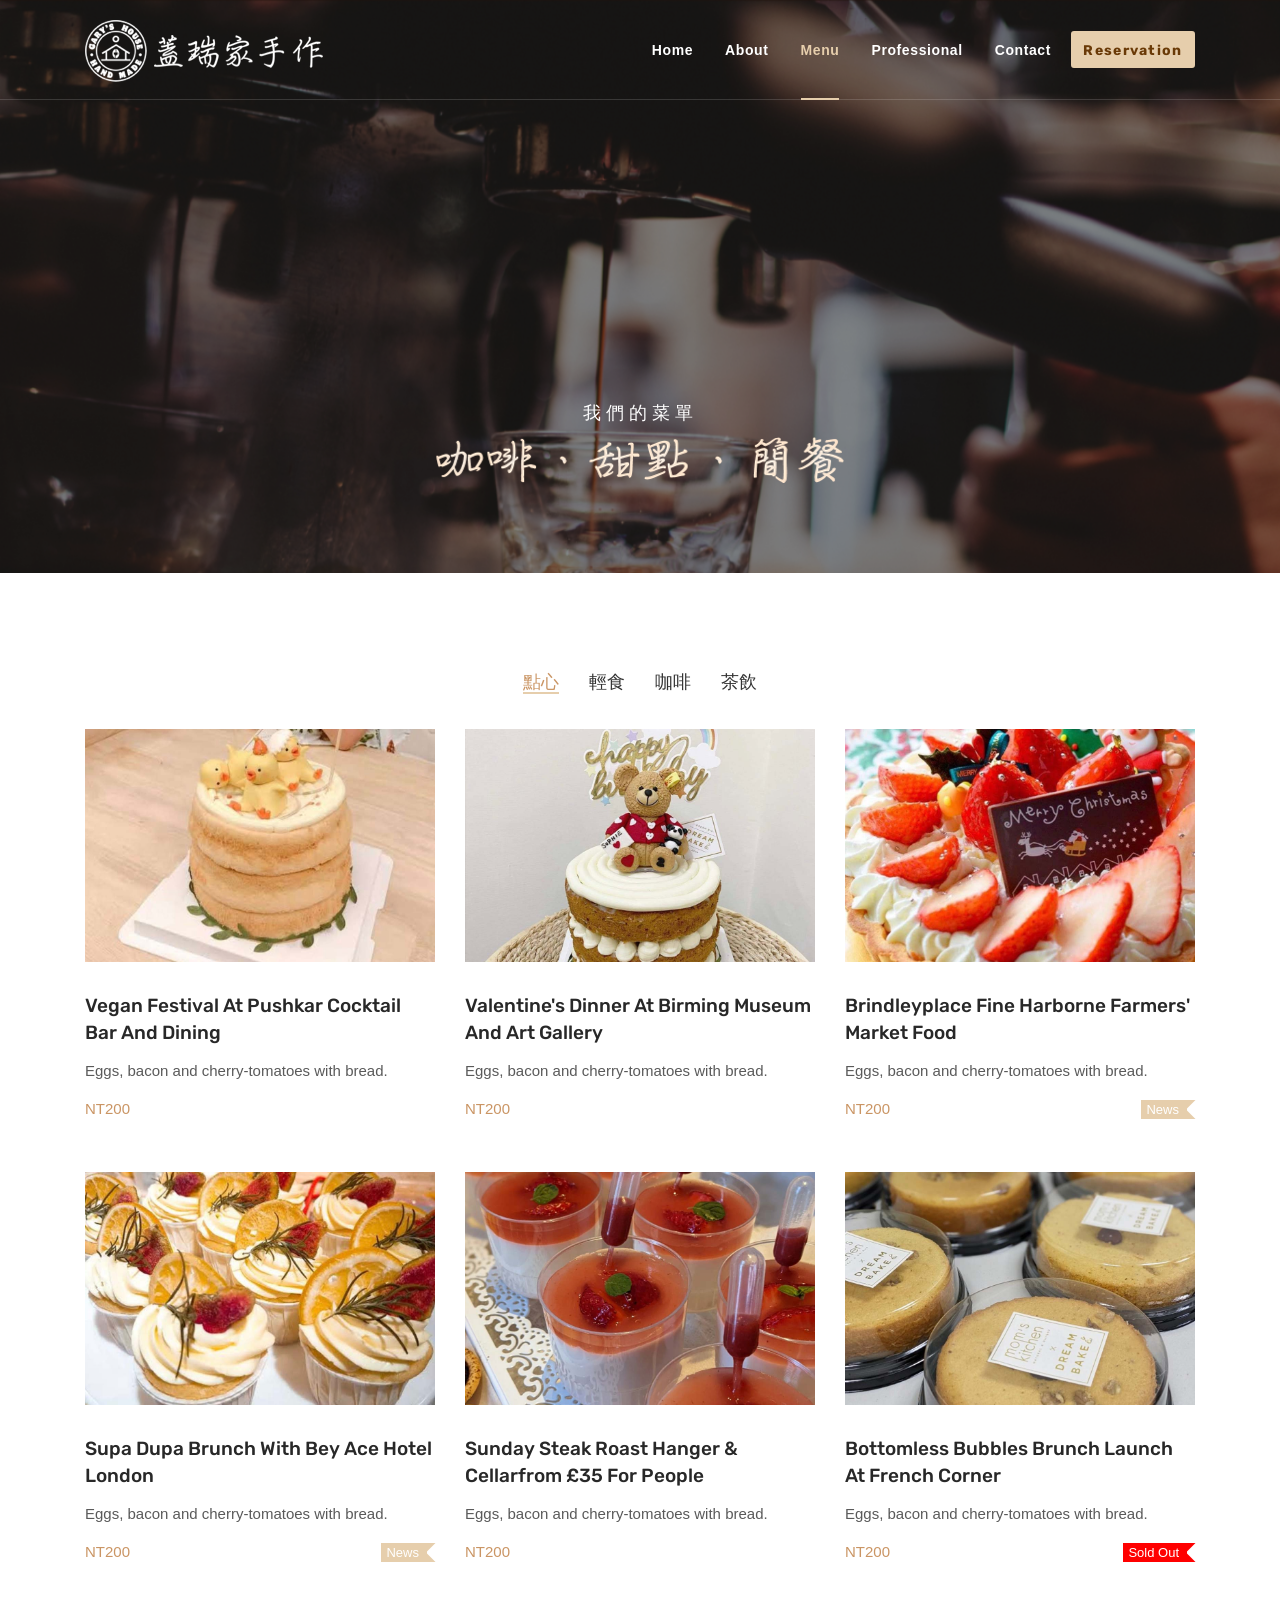
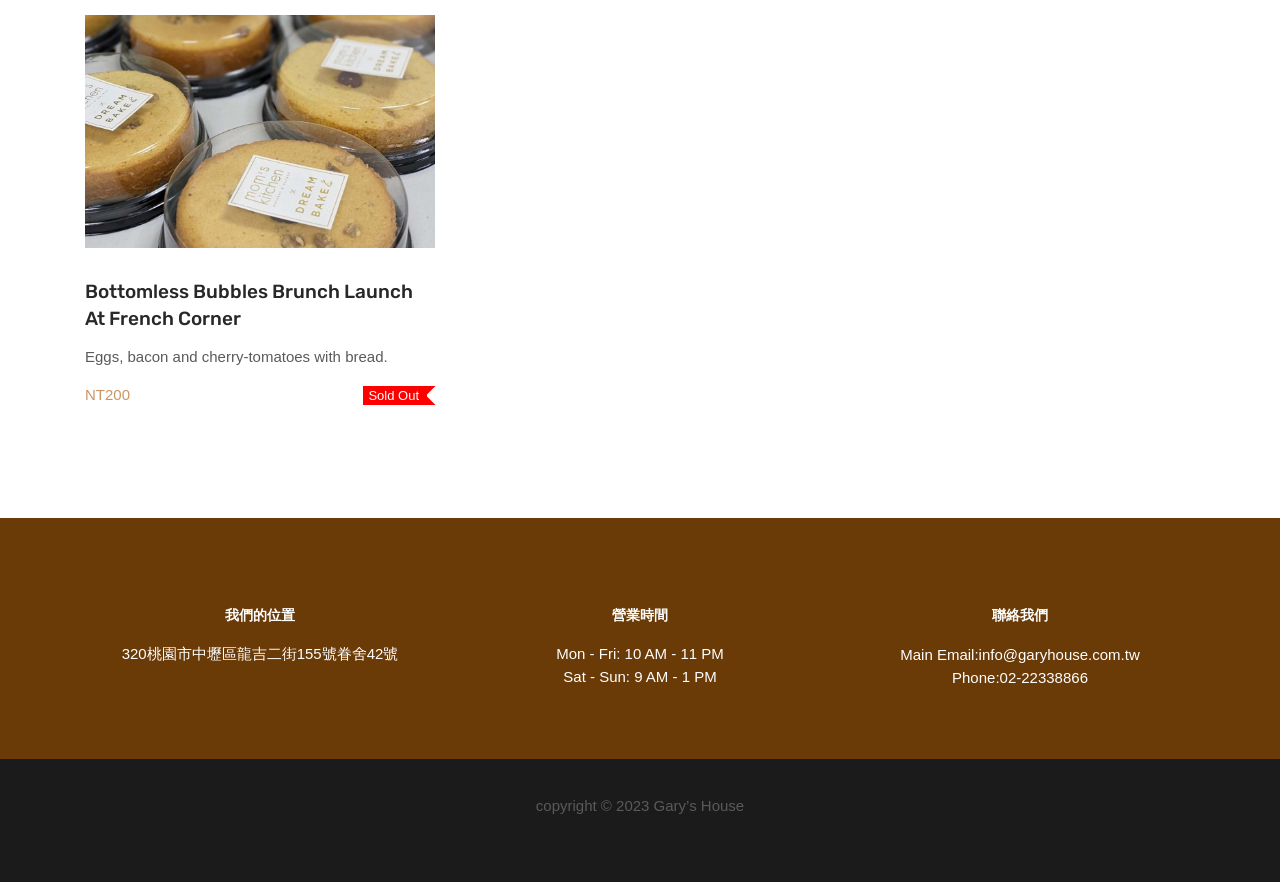
<file: menu-detail.html>
<!DOCTYPE html>
<html lang="zh-Hant">

<head>
  <meta http-equiv="Content-Language" content="zh-tw">
  <meta charset="UTF-8" />
  <meta name="viewport" content="width=device-width, initial-scale=1.0" />
  <meta http-equiv="X-UA-Compatible" content="ie=edge" />
  <meta name="description" content="蓋瑞家手作咖啡">
  <link href="images/favicon/favicon.png" rel="icon">
  <title>蓋瑞家手作咖啡</title>
  <link rel="stylesheet"
    href="https://fonts.googleapis.com/css?family=Rubik:400,500,700%7cShadows+Into+Light&display=swap">
  <link rel="stylesheet" href="css/libraries.css" />
  <link rel="stylesheet" href="css/style.css" />
  <link rel="stylesheet" href="css/public.css" />
</head>

<body>
  <div class="wrapper">
     <!-- =========================
        Header
    =========================== -->
    <header id="header" class="header header-transparent header-layout1">
      <nav class="navbar navbar-expand-lg sticky-navbar">
        <div class="container">
          <a class="navbar-brand" href="index.html">
            <img src="images/logo/logo-light.png" class="logo-light" alt="logo">
            <img src="images/logo/logo-dark.png" class="logo-dark" alt="logo">
          </a>
          <button class="navbar-toggler" type="button">
            <span class="menu-lines"><span></span></span>
          </button>
          <div class="collapse navbar-collapse" id="mainNavigation">
            <ul class="navbar-nav ml-auto">
              <li class="nav__item">
                <a href="index.html" class="nav__item-link">Home</a>
              </li>
              <li class="nav__item">
                <a href="#about" class="nav__item-link">About</a>
              </li>
              <li class="nav__item">
                <a href="menu-detail.html" class="nav__item-link active">Menu</a>
              </li>
              <li class="nav__item">
                <a href="#professional" class="nav__item-link">Professional</a>
              </li>
              <li class="nav__item">
                <a href="#contact" class="nav__item-link">Contact</a>
              </li>
            </ul><!-- /.navbar-nav -->
          </div><!-- /.navbar-collapse -->
          <div class="navbar-actions-wrap">
            <div class="navbar-actions d-flex align-items-center">
              <a href="#contact"
                class="navbar__action-btn navbar__action-btn-reserve btn btn__primary">Reservation</a>
            </div><!-- /.navbar-actions -->
          </div><!-- /.navbar-actions-wrap -->
        </div><!-- /.container -->
      </nav><!-- /.navabr -->
    </header><!-- /.Header -->

    <!-- ========================
       page title 
    =========================== -->
    <section id="page-title" class="page-title page-title-layout1 text-center bg-overlay bg-overlay-2 bg-parallax">
      <div class="bg-img"><img src="images/backgrounds/2.jpg" alt="background"></div>
      <div class="container">
        <div class="row">
          <div class="col-sm-12 col-md-12 col-lg-12">
            <span class="heading__subtitle color-white">我們的菜單</span>
            <!-- <h2 class="heading__title">Discover Our Menu</h2> -->
            <img src="images/menu/menu-logo.png">
          </div><!-- /.col-lg-12 -->
        </div><!-- /.row -->
      </div><!-- /.container -->
    </section><!-- /.page-title -->

    <!-- ======================
      Events
    ========================= -->
    <section id="events" class="events pb-60">
      <div class="container">
        <div class="row">
          <div class="col-sm-12 col-md-12 col-lg-12">
            <nav class="nav nav-tabs justify-content-center">
              <a class="nav__link active" data-toggle="tab" href="#tab1">點心</a>
              <a class="nav__link" data-toggle="tab" href="#tab2">輕食</a>
              <a class="nav__link" data-toggle="tab" href="#tab3">咖啡</a>
              <a class="nav__link" data-toggle="tab" href="#tab4">茶飲</a>
            </nav>

            <div class="tab-content">
              <div class="tab-pane fade show active" id="tab1">
                <div class="row">
                  <!-- Post Item #1 -->
                  <div class="col-sm-12 col-md-6 col-lg-4">
                    <div class="post-item">
                      <div class="post__img">
                          <img src="images/blog/grid/1.jpg" alt="post image">
                      </div><!-- /.post__img -->
                      <div class="post__content">
                        <h4 class="post__title">Vegan Festival at Pushkar Cocktail Bar and Dining</h4>
                        <p class="menu__item-desc">Eggs, bacon and cherry-tomatoes with bread.</p>
                        <div class="post__meta justify-content-between">
                          <span class="md-price">NT200</span>
                        </div><!-- /.post-meta -->
                      </div><!-- /.post__content -->
                    </div><!-- /.post-item -->
                  </div><!-- /.col-lg-4 -->

                  <!-- Post Item #2 -->
                  <div class="col-sm-12 col-md-6 col-lg-4">
                    <div class="post-item">
                      <div class="post__img">
                          <img src="images/blog/grid/2.jpg" alt="post image">
                      </div><!-- /.post__img -->
                      <div class="post__content">
                        <h4 class="post__title">Valentine's dinner at Birming Museum and Art Gallery</h4>
                        <p class="menu__item-desc">Eggs, bacon and cherry-tomatoes with bread.</p>
                        <div class="post__meta justify-content-between">
                          <span class="md-price">NT200</span>
                        </div><!-- /.post-meta -->
                      </div><!-- /.post__content -->
                    </div><!-- /.post-item -->
                  </div><!-- /.col-lg-4 -->

                  <!-- Post Item #3 -->
                  <div class="col-sm-12 col-md-6 col-lg-4">
                    <div class="post-item">
                      <div class="post__img">
                          <img src="images/blog/grid/3.jpg" alt="post image">
                      </div><!-- /.post__img -->
                      <div class="post__content">
                        <h4 class="post__title">Brindleyplace Fine Harborne Farmers' Market Food</h4>
                        <p class="menu__item-desc">Eggs, bacon and cherry-tomatoes with bread.</p>
                        <div class="post__meta justify-content-between">
                          <span class="md-price">NT200</span>
                          <div class="post__meta-tag"><span>News</span></div><!-- /.post-meta-cat -->
                        </div><!-- /.post-meta -->
                      </div><!-- /.post__content -->
                    </div><!-- /.post-item -->
                  </div><!-- /.col-lg-4 -->

                  <!-- Post Item #4 -->
                  <div class="col-sm-12 col-md-6 col-lg-4">
                    <div class="post-item">
                      <div class="post__img">
                          <img src="images/blog/grid/4.jpg" alt="post image">
                      </div><!-- /.post__img -->
                      <div class="post__content">
                        <h4 class="post__title">Supa Dupa Brunch with Bey Ace Hotel London</h4>
                        <p class="menu__item-desc">Eggs, bacon and cherry-tomatoes with bread.</p>
                        <div class="post__meta justify-content-between">
                          <span class="md-price">NT200</span>
                          <div class="post__meta-tag"><span>News</span></div><!-- /.post-meta-cat -->
                        </div><!-- /.post-meta -->
                      </div><!-- /.post__content -->
                    </div><!-- /.post-item -->
                  </div><!-- /.col-lg-4 -->

                  <!-- Post Item #5 -->
                  <div class="col-sm-12 col-md-6 col-lg-4">
                    <div class="post-item">
                      <div class="post__img">
                          <img src="images/blog/grid/5.jpg" alt="post image">
                      </div><!-- /.post__img -->
                      <div class="post__content">
                        <h4 class="post__title">Sunday Steak Roast hanger & cellarfrom £35 for people</h4>
                        <p class="menu__item-desc">Eggs, bacon and cherry-tomatoes with bread.</p>
                        <div class="post__meta justify-content-between">
                          <span class="md-price">NT200</span>
                        </div><!-- /.post-meta -->
                      </div><!-- /.post__content -->
                    </div><!-- /.post-item -->
                  </div><!-- /.col-lg-4 -->

                  <!-- Post Item #6 -->
                  <div class="col-sm-12 col-md-6 col-lg-4">
                    <div class="post-item">
                      <div class="post__img">
                          <img src="images/blog/grid/6.jpg" alt="post image">
                      </div><!-- /.post__img -->
                      <div class="post__content">
                        <h4 class="post__title">Bottomless Bubbles Brunch Launch at French
                            Corner</h4>
                        <p class="menu__item-desc">Eggs, bacon and cherry-tomatoes with bread.</p>
                        <div class="post__meta justify-content-between">
                          <span class="md-price">NT200</span>
                          <div class="post__meta-tag sold-out"><span>Sold Out</span></div><!-- /.post-meta-cat -->
                        </div><!-- /.post-meta -->
                      </div><!-- /.post__content -->
                    </div><!-- /.post-item -->
                  </div><!-- /.col-lg-4 -->

                  <!-- Post Item #6 -->
                  <div class="col-sm-12 col-md-6 col-lg-4">
                    <div class="post-item">
                      <div class="post__img">
                          <img src="images/blog/grid/6.jpg" alt="post image">
                      </div><!-- /.post__img -->
                      <div class="post__content">
                        <h4 class="post__title">Bottomless Bubbles Brunch Launch at French
                            Corner</h4>
                        <p class="menu__item-desc">Eggs, bacon and cherry-tomatoes with bread.</p>
                        <div class="post__meta justify-content-between">
                          <span class="md-price">NT200</span>
                          <div class="post__meta-tag sold-out"><span>Sold Out</span></div><!-- /.post-meta-cat -->
                        </div><!-- /.post-meta -->
                      </div><!-- /.post__content -->
                    </div><!-- /.post-item -->
                  </div><!-- /.col-lg-4 -->
                </div>
              </div>

              <div class="tab-pane fade show " id="tab2">
                <div class="row">
                  <!-- Post Item #1 -->
                  <div class="col-sm-12 col-md-6 col-lg-4">
                    <div class="post-item">
                      <div class="post__img">
                          <img src="images/blog/grid/1.jpg" alt="post image">
                      </div><!-- /.post__img -->
                      <div class="post__content">
                        <h4 class="post__title">Vegan Festival at Pushkar Cocktail Bar and Dining</h4>
                        <p class="menu__item-desc">Eggs, bacon and cherry-tomatoes with bread.</p>
                      </div><!-- /.post__content -->
                    </div><!-- /.post-item -->
                  </div><!-- /.col-lg-4 -->
                  <!-- Post Item #2 -->
                  <div class="col-sm-12 col-md-6 col-lg-4">
                    <div class="post-item">
                      <div class="post__img">
                          <img src="images/blog/grid/2.jpg" alt="post image">
                      </div><!-- /.post__img -->
                      <div class="post__content">
                        <h4 class="post__title">Valentine's dinner at Birming Museum and Art Gallery</h4>
                        <p class="menu__item-desc">Eggs, bacon and cherry-tomatoes with bread.</p>
                      </div><!-- /.post__content -->
                    </div><!-- /.post-item -->
                  </div><!-- /.col-lg-4 -->
                  <!-- Post Item #3 -->
                  <div class="col-sm-12 col-md-6 col-lg-4">
                    <div class="post-item">
                      <div class="post__img">
                          <img src="images/blog/grid/3.jpg" alt="post image">
                      </div><!-- /.post__img -->
                      <div class="post__content">
                        <h4 class="post__title">Brindleyplace Fine Harborne Farmers' Market Food</h4>
                        <p class="menu__item-desc">Eggs, bacon and cherry-tomatoes with bread.</p>
                        <div class="post__meta">
                          <div class="post__meta-tag"><span>News</span></div><!-- /.post-meta-cat -->
                        </div><!-- /.post-meta -->
                      </div><!-- /.post__content -->
                    </div><!-- /.post-item -->
                  </div><!-- /.col-lg-4 -->
                  <!-- Post Item #4 -->
                  <div class="col-sm-12 col-md-6 col-lg-4">
                    <div class="post-item">
                      <div class="post__img">
                          <img src="images/blog/grid/4.jpg" alt="post image">
                      </div><!-- /.post__img -->
                      <div class="post__content">
                        <h4 class="post__title">Supa Dupa Brunch with Bey Ace Hotel London</h4>
                        <p class="menu__item-desc">Eggs, bacon and cherry-tomatoes with bread.</p>
                        <div class="post__meta">
                          <div class="post__meta-tag"><span>News</span></div><!-- /.post-meta-cat -->
                        </div><!-- /.post-meta -->
                      </div><!-- /.post__content -->
                    </div><!-- /.post-item -->
                  </div><!-- /.col-lg-4 -->
                  <!-- Post Item #5 -->
                  <div class="col-sm-12 col-md-6 col-lg-4">
                    <div class="post-item">
                      <div class="post__img">
                          <img src="images/blog/grid/5.jpg" alt="post image">
                      </div><!-- /.post__img -->
                      <div class="post__content">
                        <h4 class="post__title">Sunday Steak Roast hanger & cellarfrom £35 for people</h4>
                        <p class="menu__item-desc">Eggs, bacon and cherry-tomatoes with bread.</p>
                      </div><!-- /.post__content -->
                    </div><!-- /.post-item -->
                  </div><!-- /.col-lg-4 -->
                  <!-- Post Item #6 -->
                  <div class="col-sm-12 col-md-6 col-lg-4">
                    <div class="post-item">
                      <div class="post__img">
                          <img src="images/blog/grid/6.jpg" alt="post image">
                      </div><!-- /.post__img -->
                      <div class="post__content">
                        <h4 class="post__title">Bottomless Bubbles Brunch Launch at French
                            Corner</h4>
                        <p class="menu__item-desc">Eggs, bacon and cherry-tomatoes with bread.</p>
                        <div class="post__meta">
                          <!-- <span class="post__meta-date">Nov 14, 2020 - Nov 19, 2020</span> -->
                          <div class="post__meta-tag sold-out"><span>Sold Out</span></div><!-- /.post-meta-cat -->
                        </div><!-- /.post-meta -->
                      </div><!-- /.post__content -->
                    </div><!-- /.post-item -->
                  </div><!-- /.col-lg-4 -->
                  <!-- Post Item #6 -->
                  <div class="col-sm-12 col-md-6 col-lg-4">
                    <div class="post-item">
                      <div class="post__img">
                          <img src="images/blog/grid/6.jpg" alt="post image">
                      </div><!-- /.post__img -->
                      <div class="post__content">
                        <h4 class="post__title">Bottomless Bubbles Brunch Launch at French
                            Corner</h4>
                        <p class="menu__item-desc">Eggs, bacon and cherry-tomatoes with bread.</p>
                        <div class="post__meta">
                          <!-- <span class="post__meta-date">Nov 14, 2020 - Nov 19, 2020</span> -->
                          <div class="post__meta-tag sold-out"><span>Sold Out</span></div><!-- /.post-meta-cat -->
                        </div><!-- /.post-meta -->
                      </div><!-- /.post__content -->
                    </div><!-- /.post-item -->
                  </div><!-- /.col-lg-4 -->
                </div>
              </div>

              <div class="tab-pane fade show " id="tab3">
                <div class="row">
                  <!-- Post Item #1 -->
                  <div class="col-sm-12 col-md-6 col-lg-4">
                    <div class="post-item">
                      <div class="post__img">
                          <img src="images/blog/grid/1.jpg" alt="post image">
                      </div><!-- /.post__img -->
                      <div class="post__content">
                        <h4 class="post__title">Vegan Festival at Pushkar Cocktail Bar and Dining</h4>
                        <p class="menu__item-desc">Eggs, bacon and cherry-tomatoes with bread.</p>
                      </div><!-- /.post__content -->
                    </div><!-- /.post-item -->
                  </div><!-- /.col-lg-4 -->
                  <!-- Post Item #2 -->
                  <div class="col-sm-12 col-md-6 col-lg-4">
                    <div class="post-item">
                      <div class="post__img">
                          <img src="images/blog/grid/2.jpg" alt="post image">
                      </div><!-- /.post__img -->
                      <div class="post__content">
                        <h4 class="post__title">Valentine's dinner at Birming Museum and Art Gallery</h4>
                        <p class="menu__item-desc">Eggs, bacon and cherry-tomatoes with bread.</p>
                      </div><!-- /.post__content -->
                    </div><!-- /.post-item -->
                  </div><!-- /.col-lg-4 -->
                  <!-- Post Item #3 -->
                  <div class="col-sm-12 col-md-6 col-lg-4">
                    <div class="post-item">
                      <div class="post__img">
                          <img src="images/blog/grid/3.jpg" alt="post image">
                      </div><!-- /.post__img -->
                      <div class="post__content">
                        <h4 class="post__title">Brindleyplace Fine Harborne Farmers' Market Food</h4>
                        <p class="menu__item-desc">Eggs, bacon and cherry-tomatoes with bread.</p>
                        <div class="post__meta">
                          <div class="post__meta-tag"><span>News</span></div><!-- /.post-meta-cat -->
                        </div><!-- /.post-meta -->
                      </div><!-- /.post__content -->
                    </div><!-- /.post-item -->
                  </div><!-- /.col-lg-4 -->
                  <!-- Post Item #4 -->
                  <div class="col-sm-12 col-md-6 col-lg-4">
                    <div class="post-item">
                      <div class="post__img">
                          <img src="images/blog/grid/4.jpg" alt="post image">
                      </div><!-- /.post__img -->
                      <div class="post__content">
                        <h4 class="post__title">Supa Dupa Brunch with Bey Ace Hotel London</h4>
                        <p class="menu__item-desc">Eggs, bacon and cherry-tomatoes with bread.</p>
                        <div class="post__meta">
                          <div class="post__meta-tag"><span>News</span></div><!-- /.post-meta-cat -->
                        </div><!-- /.post-meta -->
                      </div><!-- /.post__content -->
                    </div><!-- /.post-item -->
                  </div><!-- /.col-lg-4 -->
                  <!-- Post Item #5 -->
                  <div class="col-sm-12 col-md-6 col-lg-4">
                    <div class="post-item">
                      <div class="post__img">
                          <img src="images/blog/grid/5.jpg" alt="post image">
                      </div><!-- /.post__img -->
                      <div class="post__content">
                        <h4 class="post__title">Sunday Steak Roast hanger & cellarfrom £35 for people</h4>
                        <p class="menu__item-desc">Eggs, bacon and cherry-tomatoes with bread.</p>
                      </div><!-- /.post__content -->
                    </div><!-- /.post-item -->
                  </div><!-- /.col-lg-4 -->
                  <!-- Post Item #6 -->
                  <div class="col-sm-12 col-md-6 col-lg-4">
                    <div class="post-item">
                      <div class="post__img">
                          <img src="images/blog/grid/6.jpg" alt="post image">
                      </div><!-- /.post__img -->
                      <div class="post__content">
                        <h4 class="post__title">Bottomless Bubbles Brunch Launch at French
                            Corner</h4>
                        <p class="menu__item-desc">Eggs, bacon and cherry-tomatoes with bread.</p>
                        <div class="post__meta">
                          <!-- <span class="post__meta-date">Nov 14, 2020 - Nov 19, 2020</span> -->
                          <div class="post__meta-tag sold-out"><span>Sold Out</span></div><!-- /.post-meta-cat -->
                        </div><!-- /.post-meta -->
                      </div><!-- /.post__content -->
                    </div><!-- /.post-item -->
                  </div><!-- /.col-lg-4 -->
                  <!-- Post Item #6 -->
                  <div class="col-sm-12 col-md-6 col-lg-4">
                    <div class="post-item">
                      <div class="post__img">
                          <img src="images/blog/grid/6.jpg" alt="post image">
                      </div><!-- /.post__img -->
                      <div class="post__content">
                        <h4 class="post__title">Bottomless Bubbles Brunch Launch at French
                            Corner</h4>
                        <p class="menu__item-desc">Eggs, bacon and cherry-tomatoes with bread.</p>
                        <div class="post__meta">
                          <!-- <span class="post__meta-date">Nov 14, 2020 - Nov 19, 2020</span> -->
                          <div class="post__meta-tag sold-out"><span>Sold Out</span></div><!-- /.post-meta-cat -->
                        </div><!-- /.post-meta -->
                      </div><!-- /.post__content -->
                    </div><!-- /.post-item -->
                  </div><!-- /.col-lg-4 -->
                </div>
              </div>

              <div class="tab-pane fade show " id="tab4">
                <div class="row">
                  <!-- Post Item #1 -->
                  <div class="col-sm-12 col-md-6 col-lg-4">
                    <div class="post-item">
                      <div class="post__img">
                          <img src="images/blog/grid/1.jpg" alt="post image">
                      </div><!-- /.post__img -->
                      <div class="post__content">
                        <h4 class="post__title">Vegan Festival at Pushkar Cocktail Bar and Dining</h4>
                        <p class="menu__item-desc">Eggs, bacon and cherry-tomatoes with bread.</p>
                      </div><!-- /.post__content -->
                    </div><!-- /.post-item -->
                  </div><!-- /.col-lg-4 -->
                  <!-- Post Item #2 -->
                  <div class="col-sm-12 col-md-6 col-lg-4">
                    <div class="post-item">
                      <div class="post__img">
                          <img src="images/blog/grid/2.jpg" alt="post image">
                      </div><!-- /.post__img -->
                      <div class="post__content">
                        <h4 class="post__title">Valentine's dinner at Birming Museum and Art Gallery</h4>
                        <p class="menu__item-desc">Eggs, bacon and cherry-tomatoes with bread.</p>
                      </div><!-- /.post__content -->
                    </div><!-- /.post-item -->
                  </div><!-- /.col-lg-4 -->
                  <!-- Post Item #3 -->
                  <div class="col-sm-12 col-md-6 col-lg-4">
                    <div class="post-item">
                      <div class="post__img">
                          <img src="images/blog/grid/3.jpg" alt="post image">
                      </div><!-- /.post__img -->
                      <div class="post__content">
                        <h4 class="post__title">Brindleyplace Fine Harborne Farmers' Market Food</h4>
                        <p class="menu__item-desc">Eggs, bacon and cherry-tomatoes with bread.</p>
                        <div class="post__meta">
                          <div class="post__meta-tag"><span>News</span></div><!-- /.post-meta-cat -->
                        </div><!-- /.post-meta -->
                      </div><!-- /.post__content -->
                    </div><!-- /.post-item -->
                  </div><!-- /.col-lg-4 -->
                  <!-- Post Item #4 -->
                  <div class="col-sm-12 col-md-6 col-lg-4">
                    <div class="post-item">
                      <div class="post__img">
                          <img src="images/blog/grid/4.jpg" alt="post image">
                      </div><!-- /.post__img -->
                      <div class="post__content">
                        <h4 class="post__title">Supa Dupa Brunch with Bey Ace Hotel London</h4>
                        <p class="menu__item-desc">Eggs, bacon and cherry-tomatoes with bread.</p>
                        <div class="post__meta">
                          <div class="post__meta-tag"><span>News</span></div><!-- /.post-meta-cat -->
                        </div><!-- /.post-meta -->
                      </div><!-- /.post__content -->
                    </div><!-- /.post-item -->
                  </div><!-- /.col-lg-4 -->
                  <!-- Post Item #5 -->
                  <div class="col-sm-12 col-md-6 col-lg-4">
                    <div class="post-item">
                      <div class="post__img">
                          <img src="images/blog/grid/5.jpg" alt="post image">
                      </div><!-- /.post__img -->
                      <div class="post__content">
                        <h4 class="post__title">Sunday Steak Roast hanger & cellarfrom £35 for people</h4>
                        <p class="menu__item-desc">Eggs, bacon and cherry-tomatoes with bread.</p>
                      </div><!-- /.post__content -->
                    </div><!-- /.post-item -->
                  </div><!-- /.col-lg-4 -->
                  <!-- Post Item #6 -->
                  <div class="col-sm-12 col-md-6 col-lg-4">
                    <div class="post-item">
                      <div class="post__img">
                          <img src="images/blog/grid/6.jpg" alt="post image">
                      </div><!-- /.post__img -->
                      <div class="post__content">
                        <h4 class="post__title">Bottomless Bubbles Brunch Launch at French
                            Corner</h4>
                        <p class="menu__item-desc">Eggs, bacon and cherry-tomatoes with bread.</p>
                        <div class="post__meta">
                          <!-- <span class="post__meta-date">Nov 14, 2020 - Nov 19, 2020</span> -->
                          <div class="post__meta-tag sold-out"><span>Sold Out</span></div><!-- /.post-meta-cat -->
                        </div><!-- /.post-meta -->
                      </div><!-- /.post__content -->
                    </div><!-- /.post-item -->
                  </div><!-- /.col-lg-4 -->
                  <!-- Post Item #6 -->
                  <div class="col-sm-12 col-md-6 col-lg-4">
                    <div class="post-item">
                      <div class="post__img">
                          <img src="images/blog/grid/6.jpg" alt="post image">
                      </div><!-- /.post__img -->
                      <div class="post__content">
                        <h4 class="post__title">Bottomless Bubbles Brunch Launch at French
                            Corner</h4>
                        <p class="menu__item-desc">Eggs, bacon and cherry-tomatoes with bread.</p>
                        <div class="post__meta">
                          <!-- <span class="post__meta-date">Nov 14, 2020 - Nov 19, 2020</span> -->
                          <div class="post__meta-tag sold-out"><span>Sold Out</span></div><!-- /.post-meta-cat -->
                        </div><!-- /.post-meta -->
                      </div><!-- /.post__content -->
                    </div><!-- /.post-item -->
                  </div><!-- /.col-lg-4 -->
                </div>
              </div>
            </div>
          </div>
        </div><!-- /.row -->
      </div><!-- /.container -->
    </section><!-- /.Events-->

    <!-- ========================
      Footer
    ========================== -->
    <footer id="footer" class="footer footer-layout1 text-center bg-brown">
      <div class="footer-inner">
        <div class="container">
          <div class="footer-top pb-5">
            <div class="row">
              <div class="col-sm-12 col-md-12 col-lg-4">
                <div class="contact-box">
                  <h6 class="contact__box-title">我們的位置</h6>
                  <ul class="contact__box-list list-unstyled">
                    <li class="color-white">320桃園市中壢區龍吉二街155號眷舍42號</li>
                  </ul>
                </div><!-- /.contact-box -->
              </div><!-- /.col-lg-4 -->
              <div class="col-sm-12 col-md-12 col-lg-4">
                <div class="contact-box">
                  <h6 class="contact__box-title">營業時間</h6>
                  <ul class="contact__box-list list-unstyled">
                    <li class="color-white">Mon - Fri: 10 AM - 11 PM</li>
                    <li class="color-white">Sat - Sun: 9 AM - 1 PM</li>
                  </ul>
                </div><!-- /.contact-box -->
              </div><!-- /.col-lg-4 -->
              <div class="col-sm-12 col-md-12 col-lg-4">
                <div class="contact-box">
                  <h6 class="contact__box-title">聯絡我們</h6>
                  <ul class="contact__box-list list-unstyled">
                    <li class="color-white"><span>Main Email:</span><a href="mailto:info@garyhouse.com.tw">info@garyhouse.com.tw</a></li>
                    <li class="color-white"><span>Phone:</span><a href="tel:020101236547">02-22338866</a></li>
                  </ul>
                </div><!-- /.contact-box -->
              </div><!-- /.col-lg-4 -->
            </div><!-- /.row -->
          </div><!-- /.footer-top -->
        </div><!-- /.container -->

       <div class="footer-bottom">
          <div class="container">
            <div class="row">
              <div class="col-sm-12 col-md-12 col-lg-12">
                <div class="footer__copyright mb-30">
                  <span>copyright &copy; 2023 Gary’s House</span>
                </div>
              </div>
            </div><!-- /.row -->
          </div><!-- /.container -->
        </div><!-- /.Footer-bottom -->
      </div><!-- /.Footer-inner -->
    </footer><!-- /.Footer -->
    <button id="scrollTopBtn"><i class="fa fa-angle-up"></i></button>

    <div class="search-popup">
      <i class="fa fa-times close-search"></i>
      <form class="module__search-form">
        <input type="text" class="search__input" placeholder="Type Words Then Enter">
        <button class="module__search-btn"><i class="fa fa-search"></i></button>
      </form>
    </div><!-- /.search-popup -->

  </div>
  <!-- /.wrapper -->

  <script src="js/jquery-3.3.1.min.js"></script>
  <script src="js/plugins.js"></script>
  <script src="js/main.js"></script>
</body>

</html>
</file>
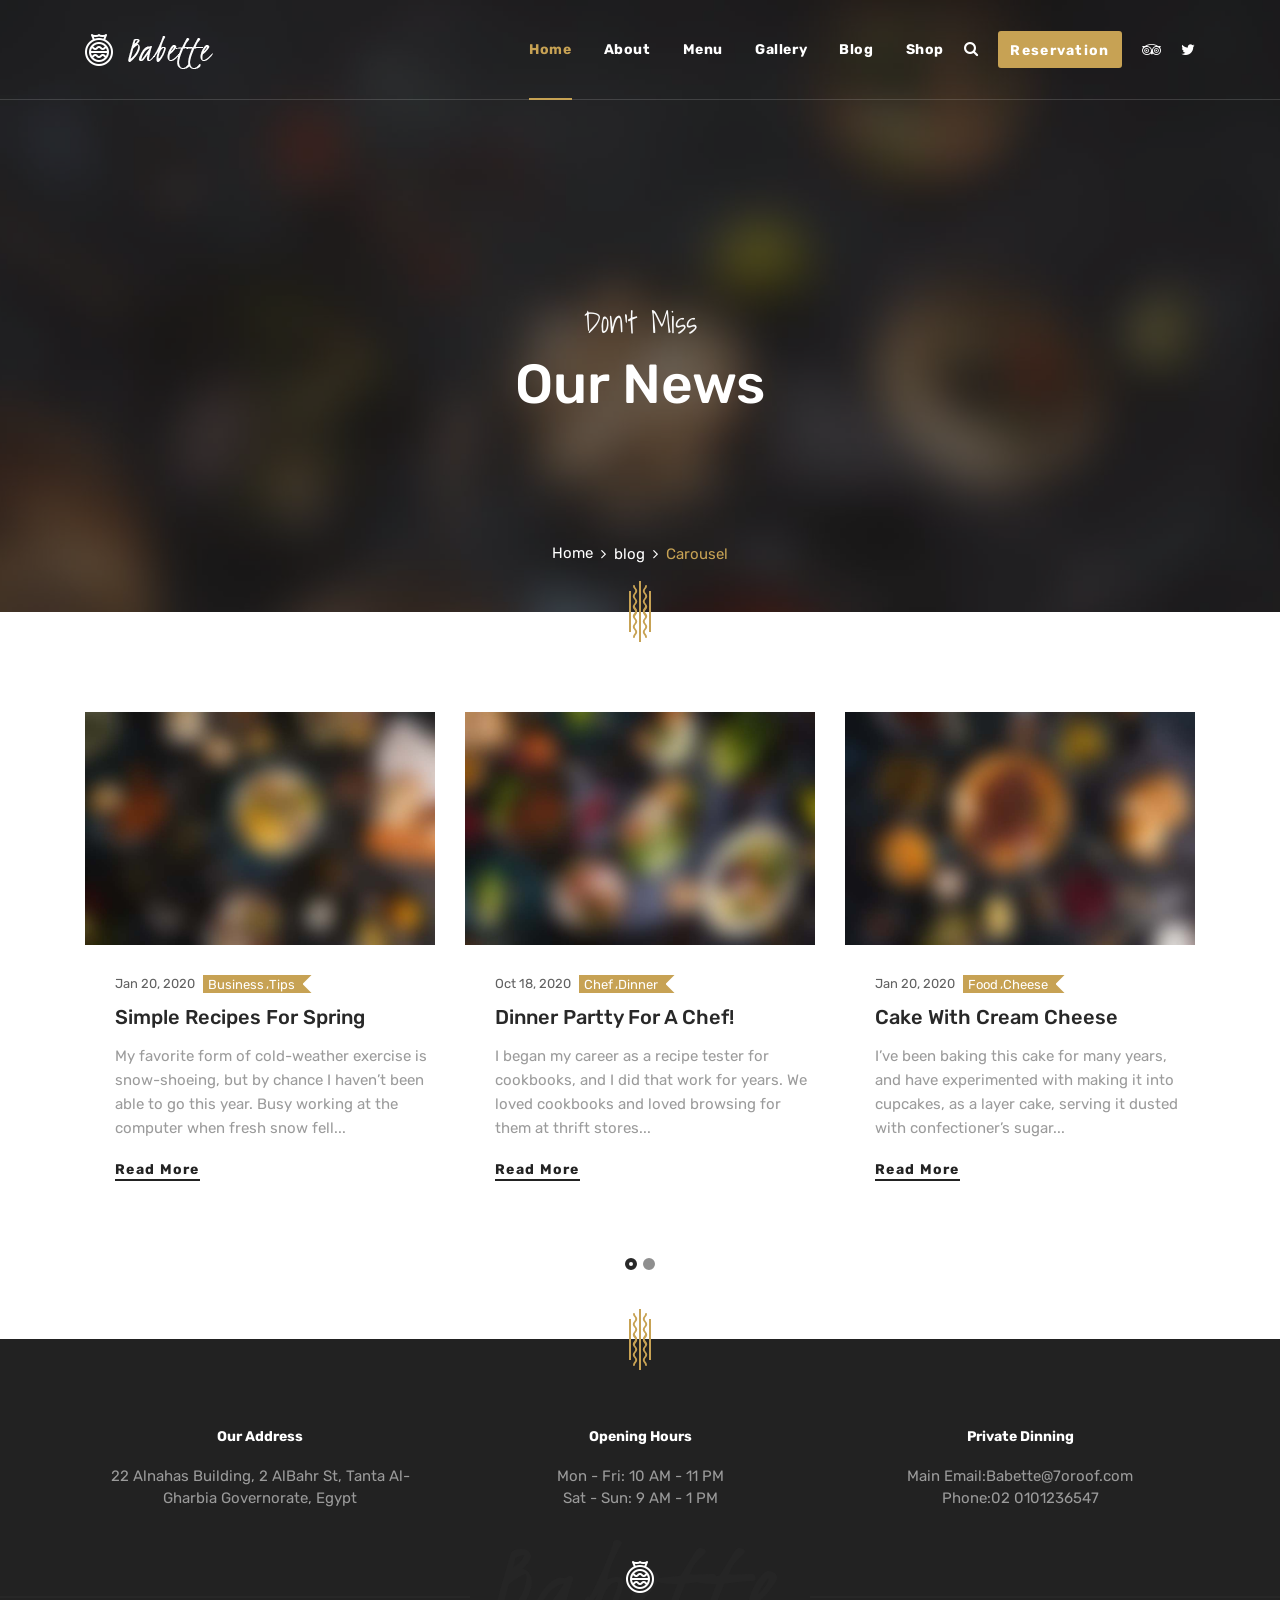
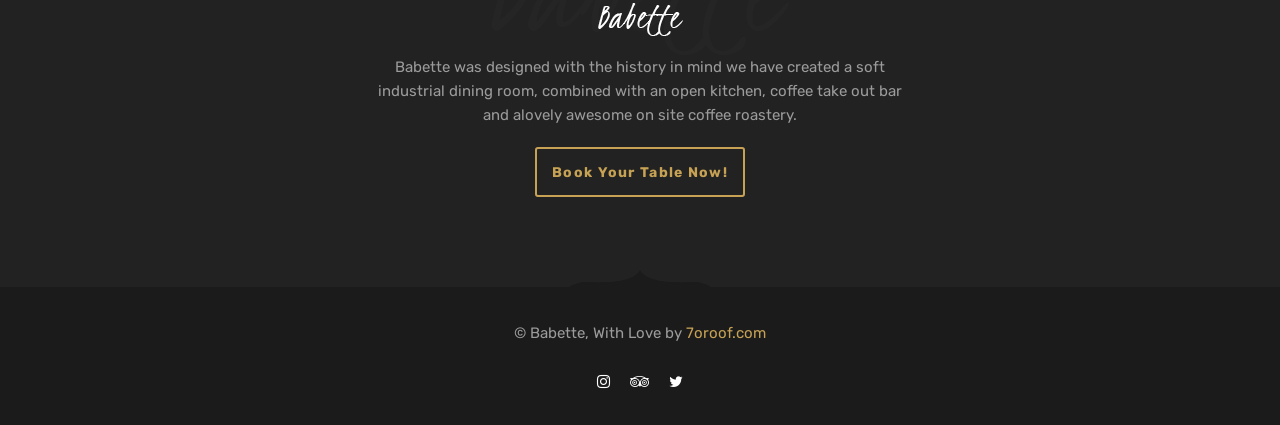
<file: Babette/blog-carousel.html>
<!DOCTYPE html>
<html lang="en">

<head>
  <meta charset="UTF-8" />
  <meta name="viewport" content="width=device-width, initial-scale=1.0" />
  <meta http-equiv="X-UA-Compatible" content="ie=edge" />
  <meta name="description" content="Babette">
  <link href="assets/images/favicon/favicon.png" rel="icon">
  <title>Babette</title>
  <link rel="stylesheet"
    href="https://fonts.googleapis.com/css?family=Rubik:400,500,700%7cShadows+Into+Light&display=swap">
  <link rel="stylesheet" href="assets/css/libraries.css" />
  <link rel="stylesheet" href="assets/css/style.css" />
</head>

<body>
  <div class="wrapper">
    <!-- =========================
        Header
    =========================== -->
    <header id="header" class="header header-transparent header-layout1">
      <nav class="navbar navbar-expand-lg sticky-navbar">
        <div class="container">
          <a class="navbar-brand" href="index.html">
            <img src="assets/images/logo/logo-light.png" class="logo-light" alt="logo">
            <img src="assets/images/logo/logo-dark.png" class="logo-dark" alt="logo">
          </a>
          <button class="navbar-toggler" type="button">
            <span class="menu-lines"><span></span></span>
          </button>
          <div class="collapse navbar-collapse" id="mainNavigation">
            <ul class="navbar-nav ml-auto">
              <li class="nav__item with-dropdown">
                <a href="#" data-toggle="dropdown" class="dropdown-toggle nav__item-link active">Home</a>
                <ul class="dropdown-menu">
                  <li class="nav__item"><a href="index.html" class="nav__item-link">Home Main</a></li>
                  <!-- /.nav-item -->
                  <li class="nav__item"><a href="home-gourmet.html" class="nav__item-link">Home Gourmet</a></li>
                  <!-- /.nav-item -->
                  <li class="nav__item"><a href="home-classic.html" class="nav__item-link">Home Classic</a></li>
                  <!-- /.nav-item -->
                  <li class="nav__item"><a href="home-cafe.html" class="nav__item-link">Home Cafe</a></li>
                  <!-- /.nav-item -->
                </ul><!-- /.dropdown-menu -->
              </li><!-- /.nav-item -->
              <li class="nav__item with-dropdown">
                <a href="#" data-toggle="dropdown" class="dropdown-toggle nav__item-link">About</a>
                <ul class="dropdown-menu">
                  <li class="nav__item"><a href="our-story.html" class="nav__item-link">About Us</a></li>
                  <!-- /.nav-item -->
                  <li class="nav__item"><a href="our-chefs.html" class="nav__item-link">Our chefs</a></li>
                  <!-- /.nav-item -->
                  <li class="nav__item"><a href="our-guestbook.html" class="nav__item-link">Our Guestbook</a></li>
                  <!-- /.nav-item -->
                  <li class="nav__item"><a href="contacts.html" class="nav__item-link">Contact Us</a></li>
                  <!-- /.nav-item -->
                  <li class="nav__item"><a href="events.html" class="nav__item-link">Events</a></li>
                  <!-- /.nav-item -->
                  <li class="nav__item"><a href="event-single.html" class="nav__item-link">Event Single</a></li>
                  <!-- /.nav-item -->
                  <li class="nav__item"><a href="faqs.html" class="nav__item-link">FAQs</a></li> <!-- /.nav-item -->
                </ul><!-- /.dropdown-menu -->
              </li><!-- /.nav-item -->
              <li class="nav__item with-dropdown">
                <a href="#" data-toggle="dropdown" class="dropdown-toggle nav__item-link">Menu</a>
                <ul class="dropdown-menu">
                  <li class="nav__item"><a href="menu-classic.html" class="nav__item-link">Menu Classic</a></li>
                  <!-- /.nav-item -->
                  <li class="nav__item"><a href="menu-mixed.html" class="nav__item-link">Menu Mixed</a></li>
                  <!-- /.nav-item -->
                  <li class="nav__item"><a href="menu-board.html" class="nav__item-link">Menu Board</a></li>
                  <!-- /.nav-item -->
                  <li class="nav__item"><a href="menu-gallery.html" class="nav__item-link">Menu Gallery</a></li>
                  <!-- /.nav-item -->
                </ul><!-- /.dropdown-menu -->
              </li><!-- /.nav-item -->
              <li class="nav__item with-dropdown">
                <a href="#" data-toggle="dropdown" class="dropdown-toggle nav__item-link">Gallery</a>
                <ul class="dropdown-menu">
                  <li class="nav__item"><a href="gallery-grid.html" class="nav__item-link">Gallery grid</a></li>
                  <!-- /.nav-item -->
                  <li class="nav__item"><a href="gallery-fullwidth.html" class="nav__item-link">Gallery Fullwidth</a>
                  </li><!-- /.nav-item -->
                </ul><!-- /.dropdown-menu -->
              </li><!-- /.nav-item -->
              <li class="nav__item with-dropdown">
                <a href="#" data-toggle="dropdown" class="dropdown-toggle nav__item-link">Blog</a>
                <ul class="dropdown-menu">
                  <li class="nav__item"><a href="blog-carousel.html" class="nav__item-link">blog carousel</a></li>
                  <li class="nav__item dropdown-submenu">
                    <a href="#" data-toggle="dropdown" class="dropdown-toggle nav__item-link">Blog Grid</a>
                    <ul class="dropdown-menu">
                      <li class="nav__item">
                        <a href="blog-grid-sidebar.html" class="nav__item-link">Grid Sidebar</a>
                      </li><!-- /.nav-item -->
                      <li class="nav__item">
                        <a href="blog-grid.html" class="nav__item-link">No Sidebar</a>
                      </li><!-- /.nav-item -->
                    </ul><!-- /.dropdown-menu -->
                  </li><!-- /.nav-item -->
                  <li class="nav__item"><a href="blog-standard.html" class="nav__item-link">blog standard</a></li>
                  <!-- /.nav-item -->
                  <li class="nav__item"><a href="blog-single-post.html" class="nav__item-link">single post</a></li>
                  <!-- /.nav-item -->
                </ul><!-- /.dropdown-menu -->
              </li><!-- /.nav-item -->
              <li class="nav__item with-dropdown">
                <a href="#" data-toggle="dropdown" class="dropdown-toggle nav__item-link">Shop</a>
                <ul class="dropdown-menu">
                  <li class="nav__item"><a href="shop.html" class="nav__item-link">our Shop</a></li>
                  <!-- /.nav-item -->
                  <li class="nav__item"><a href="shop-sidebar.html" class="nav__item-link">Shop with Sidebar</a></li>
                  <!-- /.nav-item -->
                  <li class="nav__item"><a href="shop-single-product.html" class="nav__item-link">Single Product</a>
                  </li><!-- /.nav-item -->
                  <li class="nav__item"><a href="shopping-cart.html" class="nav__item-link">cart</a></li>
                  <!-- /.nav-item -->
                </ul><!-- /.dropdown-menu -->
              </li><!-- /.nav-item -->
              <!-- /.nav-item -->
            </ul><!-- /.navbar-nav -->
          </div><!-- /.navbar-collapse -->
          <div class="navbar-actions-wrap">
            <div class="navbar-actions d-flex align-items-center">
              <a href="#" class="navbar__action-btn search-popup-trigger"><i class="fa fa-search"></i></a>
              <a href="reservation.html"
                class="navbar__action-btn navbar__action-btn-reserve btn btn__primary">Reservation</a>
              <ul class="social__icons">
                <li><a href="#"><i class="fa fa-tripadvisor"></i></a></li>
                <li><a href="#"><i class="fa fa-twitter"></i></a></li>
              </ul><!-- /.social__icons -->
            </div><!-- /.navbar-actions -->
          </div><!-- /.navbar-actions-wrap -->
        </div><!-- /.container -->
      </nav><!-- /.navabr -->
    </header><!-- /.Header -->

    <!-- ========================
       page title 
    =========================== -->
    <section id="page-title" class="page-title page-title-layout5 text-center bg-overlay bg-overlay-2 bg-parallax">
      <div class="bg-img"><img src="assets/images/backgrounds/8.jpg" alt="background"></div>
      <svg class="pagetitle__divider-shape" xmlns="http://www.w3.org/2000/svg" width="22" height="61"
        viewBox="0 0 22 61">
        <path
          d="M799,769h2v61h-2V769Zm8,24.8a0.969,0.969,0,0,0-1.911,0,3.012,3.012,0,0,1-.883,2.16,4.486,4.486,0,0,0,0,6.136,3.083,3.083,0,0,1,0,4.32,4.486,4.486,0,0,0,0,6.136,3.088,3.088,0,0,1,0,4.325,4.5,4.5,0,0,0,0,6.142,3.014,3.014,0,0,1,.884,2.163,0.969,0.969,0,0,0,1.911,0,4.414,4.414,0,0,0-1.213-3.07,3.091,3.091,0,0,1,0-4.328,4.491,4.491,0,0,0,0-6.14,3.08,3.08,0,0,1,0-4.319,4.488,4.488,0,0,0,0-6.137,3.081,3.081,0,0,1,0-4.32A4.407,4.407,0,0,0,807,793.8Zm0-20a0.969,0.969,0,0,0-1.911,0,3.014,3.014,0,0,1-.883,2.16,4.486,4.486,0,0,0,0,6.136,3.083,3.083,0,0,1,0,4.32,4.488,4.488,0,0,0,0,6.137,3.087,3.087,0,0,1,0,4.324,4.5,4.5,0,0,0,0,6.142,3.014,3.014,0,0,1,.884,2.163,0.969,0.969,0,0,0,1.911,0,4.414,4.414,0,0,0-1.213-3.07,3.089,3.089,0,0,1,0-4.327,4.491,4.491,0,0,0,0-6.14,3.081,3.081,0,0,1,0-4.32,4.488,4.488,0,0,0,0-6.137,3.081,3.081,0,0,1,0-4.32A4.409,4.409,0,0,0,807,773.8ZM793,793.8a0.969,0.969,0,0,1,1.911,0,3.012,3.012,0,0,0,.883,2.16,4.486,4.486,0,0,1,0,6.136,3.083,3.083,0,0,0,0,4.32,4.486,4.486,0,0,1,0,6.136,3.088,3.088,0,0,0,0,4.325,4.5,4.5,0,0,1,0,6.142,3.014,3.014,0,0,0-.884,2.163,0.969,0.969,0,0,1-1.911,0,4.414,4.414,0,0,1,1.213-3.07,3.091,3.091,0,0,0,0-4.328,4.491,4.491,0,0,1,0-6.14,3.08,3.08,0,0,0,0-4.319,4.488,4.488,0,0,1,0-6.137,3.081,3.081,0,0,0,0-4.32A4.407,4.407,0,0,1,793,793.8Zm0-20a0.969,0.969,0,0,1,1.911,0,3.014,3.014,0,0,0,.883,2.16,4.486,4.486,0,0,1,0,6.136,3.083,3.083,0,0,0,0,4.32,4.488,4.488,0,0,1,0,6.137,3.087,3.087,0,0,0,0,4.324,4.5,4.5,0,0,1,0,6.142,3.014,3.014,0,0,0-.884,2.163,0.969,0.969,0,0,1-1.911,0,4.414,4.414,0,0,1,1.213-3.07,3.089,3.089,0,0,0,0-4.327,4.491,4.491,0,0,1,0-6.14,3.081,3.081,0,0,0,0-4.32,4.488,4.488,0,0,1,0-6.137,3.081,3.081,0,0,0,0-4.32A4.409,4.409,0,0,1,793,773.8Zm-4,5.2h2v41h-2V779Zm20,0h2v41h-2V779Z"
          transform="translate(-789 -769)"></path>
      </svg>
      <div class="container">
        <div class="row">
          <div class="col-sm-12 col-md-12 col-lg-12">
            <span class="pagetitle__subheading">Don’t Miss</span>
            <h1 class="pagetitle__heading">Our News</h1>
            <nav aria-label="breadcrumb">
              <ol class="breadcrumb justify-content-center">
                <li class="breadcrumb-item"><a href="index.html">Home</a></li>
                <li class="breadcrumb-item"><a href="blog-grid.html">blog</a></li>
                <li class="breadcrumb-item active" aria-current="page">Carousel</li>
              </ol>
            </nav>
          </div><!-- /.col-lg-12 -->
        </div><!-- /.row -->
      </div><!-- /.container -->
    </section><!-- /.page-title -->

    <!-- ======================
      Blog carousel
    ========================= -->
    <section id="blogCarousel" class="blog blog-carousel pb-60">
      <div class="container">
        <div class="row">
          <!-- Post Item #1 -->
          <div class="col-sm-12 col-md-12 col-lg-12">
            <div class="carousel owl-carousel carousel-dots" data-slide="3" data-slide-md="2" data-slide-sm="1"
              data-autoplay="true" data-nav="false" data-dots="true" data-space="30" data-loop="true" data-speed="700">
              <div class="post-item">
                <div class="post__img">
                  <a href="#">
                    <img src="assets/images/blog/grid/1.jpg" alt="post image">
                  </a>
                </div><!-- /.post__img -->
                <div class="post__content">
                  <div class="post__meta">
                    <span class="post__meta-date">Jan 20, 2020</span>
                    <div class="post__meta-cat">
                      <a href="#">Business</a><a href="#">Tips</a>
                    </div><!-- /.post-meta-cat -->
                  </div><!-- /.post-meta -->
                  <h4 class="post__title"><a href="#">Simple Recipes for Spring</a></h4>
                  <p class="post__desc">My favorite form of cold-weather exercise is snow-shoeing, but by chance I
                    haven’t
                    been able to go this year. Busy working at the computer when fresh snow fell...</p>
                  <a href="#" class="btn btn__secondary btn__link">Read More</a>
                </div><!-- /.post__content -->
              </div><!-- /.post-item -->
              <!-- Post Item #2 -->
              <div class="post-item">
                <div class="post__img">
                  <a href="#">
                    <img src="assets/images/blog/grid/2.jpg" alt="post image">
                  </a>
                </div><!-- /.post__img -->
                <div class="post__content">
                  <div class="post__meta">
                    <span class="post__meta-date">Oct 18, 2020</span>
                    <div class="post__meta-cat">
                      <a href="#">Chef</a><a href="#">Dinner</a>
                    </div><!-- /.post-meta-cat -->
                  </div><!-- /.post-meta -->
                  <h4 class="post__title"><a href="#">Dinner Partty for a Chef!</a></h4>
                  <p class="post__desc">I began my career as a recipe tester for cookbooks, and I did that work for
                    years.
                    We loved cookbooks and loved browsing for them at thrift stores...</p>
                  <a href="#" class="btn btn__secondary btn__link">Read More</a>
                </div><!-- /.post__content -->
              </div><!-- /.post-item -->
              <!-- Post Item #3 -->
              <div class="post-item">
                <div class="post__img">
                  <a href="#">
                    <img src="assets/images/blog/grid/3.jpg" alt="post image">
                  </a>
                </div><!-- /.post__img -->
                <div class="post__content">
                  <div class="post__meta">
                    <span class="post__meta-date">Jan 20, 2020</span>
                    <div class="post__meta-cat">
                      <a href="#">Food</a><a href="#">Cheese</a>
                    </div><!-- /.post-meta-cat -->
                  </div><!-- /.post-meta -->
                  <h4 class="post__title"><a href="#">Cake with Cream Cheese</a></h4>
                  <p class="post__desc">I’ve been baking this cake for many years, and have experimented with making it
                    into cupcakes, as a layer cake, serving it dusted with confectioner’s sugar...</p>
                  <a href="#" class="btn btn__secondary btn__link">Read More</a>
                </div><!-- /.post__content -->
              </div><!-- /.post-item -->
              <!-- Post Item #4 -->
              <div class="post-item">
                <div class="post__img">
                  <a href="#">
                    <img src="assets/images/blog/grid/4.jpg" alt="post image">
                  </a>
                </div><!-- /.post__img -->
                <div class="post__content">
                  <div class="post__meta">
                    <span class="post__meta-date">Oct 24, 2020</span>
                    <div class="post__meta-cat">
                      <a href="#">Pork</a><a href="#">Belly</a>
                    </div><!-- /.post-meta-cat -->
                  </div><!-- /.post-meta -->
                  <h4 class="post__title"><a href="#">Braised Pork Belly Adobo</a></h4>
                  <p class="post__desc">UX Designer is still a relatively profession, and one that is still being
                    defined.
                    Emilia suggests it is an often...</p>
                  <a href="#" class="btn btn__secondary btn__link">Read More</a>
                </div><!-- /.post__content -->
              </div><!-- /.post-item -->
              <!-- Post Item #5 -->
              <div class="post-item">
                <div class="post__img">
                  <a href="#">
                    <img src="assets/images/blog/grid/5.jpg" alt="post image">
                  </a>
                </div><!-- /.post__img -->
                <div class="post__content">
                  <div class="post__meta">
                    <span class="post__meta-date">Oct 27, 2020</span>
                    <div class="post__meta-cat">
                      <a href="#">Apple</a><a href="#">Pie</a>
                    </div><!-- /.post-meta-cat -->
                  </div><!-- /.post-meta -->
                  <h4 class="post__title"><a href="#">Tiny Apple Pies Cinnamon</a></h4>
                  <p class="post__desc">I began my career as a recipe tester for cookbooks, and I did that work for
                    years.
                    We loved cookbooks and loved browsing for them at thrift stores...</p>
                  <a href="#" class="btn btn__secondary btn__link">Read More</a>
                </div><!-- /.post__content -->
              </div><!-- /.post-item -->
              <!-- Post Item #6 -->
              <div class="post-item">
                <div class="post__img">
                  <a href="#">
                    <img src="assets/images/blog/grid/6.jpg" alt="post image">
                  </a>
                </div><!-- /.post__img -->
                <div class="post__content">
                  <div class="post__meta">
                    <span class="post__meta-date">Oct 24, 2020</span>
                    <div class="post__meta-cat">
                      <a href="#">Breakfast</a>
                    </div><!-- /.post-meta-cat -->
                  </div><!-- /.post-meta -->
                  <h4 class="post__title"><a href="#">Meal Prep Breakfast Week </a></h4>
                  <p class="post__desc">I’ve been baking this cake for many years, and have experimented with making it
                    into cupcakes, as a layer cake, serving it dusted with confectioner’s sugar...</p>
                  <a href="#" class="btn btn__secondary btn__link">Read More</a>
                </div><!-- /.post__content -->
              </div><!-- /.post-item -->
            </div><!-- /.carousel-->
          </div><!-- /.col-lg-12 -->
        </div><!-- /.row -->
      </div><!-- /.container -->
    </section><!-- /.blog carousel -->

    <!-- ========================
      Footer
    ========================== -->
    <footer id="footer" class="footer footer-layout1 text-center bg-dark">
      <div class="footer-inner">
        <div class="container">
          <div class="footer-top">
            <div class="row">
              <div class="col-sm-12 col-md-12 col-lg-12 position-static">
                <svg class="footer__divider-shape" xmlns="http://www.w3.org/2000/svg" width="22" height="61"
                  viewBox="0 0 22 61">
                  <path
                    d="M799,769h2v61h-2V769Zm8,24.8a0.969,0.969,0,0,0-1.911,0,3.012,3.012,0,0,1-.883,2.16,4.486,4.486,0,0,0,0,6.136,3.083,3.083,0,0,1,0,4.32,4.486,4.486,0,0,0,0,6.136,3.088,3.088,0,0,1,0,4.325,4.5,4.5,0,0,0,0,6.142,3.014,3.014,0,0,1,.884,2.163,0.969,0.969,0,0,0,1.911,0,4.414,4.414,0,0,0-1.213-3.07,3.091,3.091,0,0,1,0-4.328,4.491,4.491,0,0,0,0-6.14,3.08,3.08,0,0,1,0-4.319,4.488,4.488,0,0,0,0-6.137,3.081,3.081,0,0,1,0-4.32A4.407,4.407,0,0,0,807,793.8Zm0-20a0.969,0.969,0,0,0-1.911,0,3.014,3.014,0,0,1-.883,2.16,4.486,4.486,0,0,0,0,6.136,3.083,3.083,0,0,1,0,4.32,4.488,4.488,0,0,0,0,6.137,3.087,3.087,0,0,1,0,4.324,4.5,4.5,0,0,0,0,6.142,3.014,3.014,0,0,1,.884,2.163,0.969,0.969,0,0,0,1.911,0,4.414,4.414,0,0,0-1.213-3.07,3.089,3.089,0,0,1,0-4.327,4.491,4.491,0,0,0,0-6.14,3.081,3.081,0,0,1,0-4.32,4.488,4.488,0,0,0,0-6.137,3.081,3.081,0,0,1,0-4.32A4.409,4.409,0,0,0,807,773.8ZM793,793.8a0.969,0.969,0,0,1,1.911,0,3.012,3.012,0,0,0,.883,2.16,4.486,4.486,0,0,1,0,6.136,3.083,3.083,0,0,0,0,4.32,4.486,4.486,0,0,1,0,6.136,3.088,3.088,0,0,0,0,4.325,4.5,4.5,0,0,1,0,6.142,3.014,3.014,0,0,0-.884,2.163,0.969,0.969,0,0,1-1.911,0,4.414,4.414,0,0,1,1.213-3.07,3.091,3.091,0,0,0,0-4.328,4.491,4.491,0,0,1,0-6.14,3.08,3.08,0,0,0,0-4.319,4.488,4.488,0,0,1,0-6.137,3.081,3.081,0,0,0,0-4.32A4.407,4.407,0,0,1,793,793.8Zm0-20a0.969,0.969,0,0,1,1.911,0,3.014,3.014,0,0,0,.883,2.16,4.486,4.486,0,0,1,0,6.136,3.083,3.083,0,0,0,0,4.32,4.488,4.488,0,0,1,0,6.137,3.087,3.087,0,0,0,0,4.324,4.5,4.5,0,0,1,0,6.142,3.014,3.014,0,0,0-.884,2.163,0.969,0.969,0,0,1-1.911,0,4.414,4.414,0,0,1,1.213-3.07,3.089,3.089,0,0,0,0-4.327,4.491,4.491,0,0,1,0-6.14,3.081,3.081,0,0,0,0-4.32,4.488,4.488,0,0,1,0-6.137,3.081,3.081,0,0,0,0-4.32A4.409,4.409,0,0,1,793,773.8Zm-4,5.2h2v41h-2V779Zm20,0h2v41h-2V779Z"
                    transform="translate(-789 -769)"></path>
                </svg>
              </div><!-- /.col-lg-12 -->
              <div class="col-sm-12 col-md-12 col-lg-4">
                <div class="contact-box">
                  <h6 class="contact__box-title">Our Address</h6>
                  <ul class="contact__box-list list-unstyled">
                    <li>22 Alnahas Building, 2 AlBahr St, Tanta Al-Gharbia Governorate, Egypt</li>
                  </ul>
                </div><!-- /.contact-box -->
              </div><!-- /.col-lg-4 -->
              <div class="col-sm-12 col-md-12 col-lg-4">
                <div class="contact-box">
                  <h6 class="contact__box-title">Opening Hours</h6>
                  <ul class="contact__box-list list-unstyled">
                    <li>Mon - Fri: 10 AM - 11 PM</li>
                    <li>Sat - Sun: 9 AM - 1 PM</li>
                  </ul>
                </div><!-- /.contact-box -->
              </div><!-- /.col-lg-4 -->
              <div class="col-sm-12 col-md-12 col-lg-4">
                <div class="contact-box">
                  <h6 class="contact__box-title">Private Dinning</h6>
                  <ul class="contact__box-list list-unstyled">
                    <li><span>Main Email:</span><a href="mailto:Babette@7oroof.com">Babette@7oroof.com</a></li>
                    <li><span>Phone:</span><a href="tel:020101236547">02 0101236547</a></li>
                  </ul>
                </div><!-- /.contact-box -->
              </div><!-- /.col-lg-4 -->
            </div><!-- /.row -->
          </div><!-- /.footer-top -->
          <div class="footer-middle">
            <div class="row">
              <div class="col-sm-12 col-md-12 col-lg-12 position-static">
                <div class="footer__logo-wrap text-center">
                  <img src="assets/images/logo/footer-logo.png" alt="logo" class="footer__logo">
                </div>
              </div><!-- /.col-lg-12 -->
            </div><!-- /.row -->
            <div class="row">
              <div class="col-sm-12 col-md-12 col-lg-6 offset-lg-3">
                <p class="mb-20">Babette was designed with the history in mind we have created a soft industrial dining
                  room, combined with an open kitchen, coffee take out bar and alovely awesome on site coffee roastery.
                </p>
                <a href="reservation.html" class="btn btn__primary btn__bordered btn__lg">Book Your Table Now!</a>
              </div><!-- /.col-lg-6 -->
            </div><!-- /.row -->
          </div><!-- /.footer-middle -->
        </div><!-- /.container -->
        <div class="footer-bottom">
          <div class="container">
            <div class="row">
              <div class="col-sm-12 col-md-12 col-lg-12">
                <div class="footer__copyright mb-30">
                  <span>&copy; Babette, With Love by </span>
                  <a href="http://themeforest.net/user/7oroof" class="color-theme">7oroof.com</a>
                </div>
                <ul class="social__icons social__icons-white justify-content-center">
                  <li><a href="#"><i class="fa fa-instagram"></i></a></li>
                  <li><a href="#"><i class="fa fa-tripadvisor"></i></a></li>
                  <li><a href="#"><i class="fa fa-twitter"></i></a></li>
                </ul><!-- /.social__icons -->
              </div>
            </div><!-- /.row -->
          </div><!-- /.container -->
          <svg class="footer__divider-shape-bottom" xmlns="http://www.w3.org/2000/svg" width="142" height="17"
            viewBox="0 0 142 17">
            <path
              d="M800,600V583c8.782,15.985,46.811,11.315,56,12a35.721,35.721,0,0,1,15,5m-71,0V583c-8.782,15.985-46.811,11.315-56,12a35.717,35.717,0,0,0-15,5"
              transform="translate(-729 -583)"></path>
          </svg>
        </div><!-- /.Footer-bottom -->
      </div><!-- /.Footer-inner -->
    </footer><!-- /.Footer -->
    <button id="scrollTopBtn"><i class="fa fa-angle-up"></i></button>

    <div class="search-popup">
      <i class="fa fa-times close-search"></i>
      <form class="module__search-form">
        <input type="text" class="search__input" placeholder="Type Words Then Enter">
        <button class="module__search-btn"><i class="fa fa-search"></i></button>
      </form>
    </div><!-- /.search-popup -->

  </div>
  <!-- /.wrapper -->

  <script src="assets/js/jquery-3.3.1.min.js"></script>
  <script src="assets/js/plugins.js"></script>
  <script src="assets/js/main.js"></script>
</body>

</html>
</file>
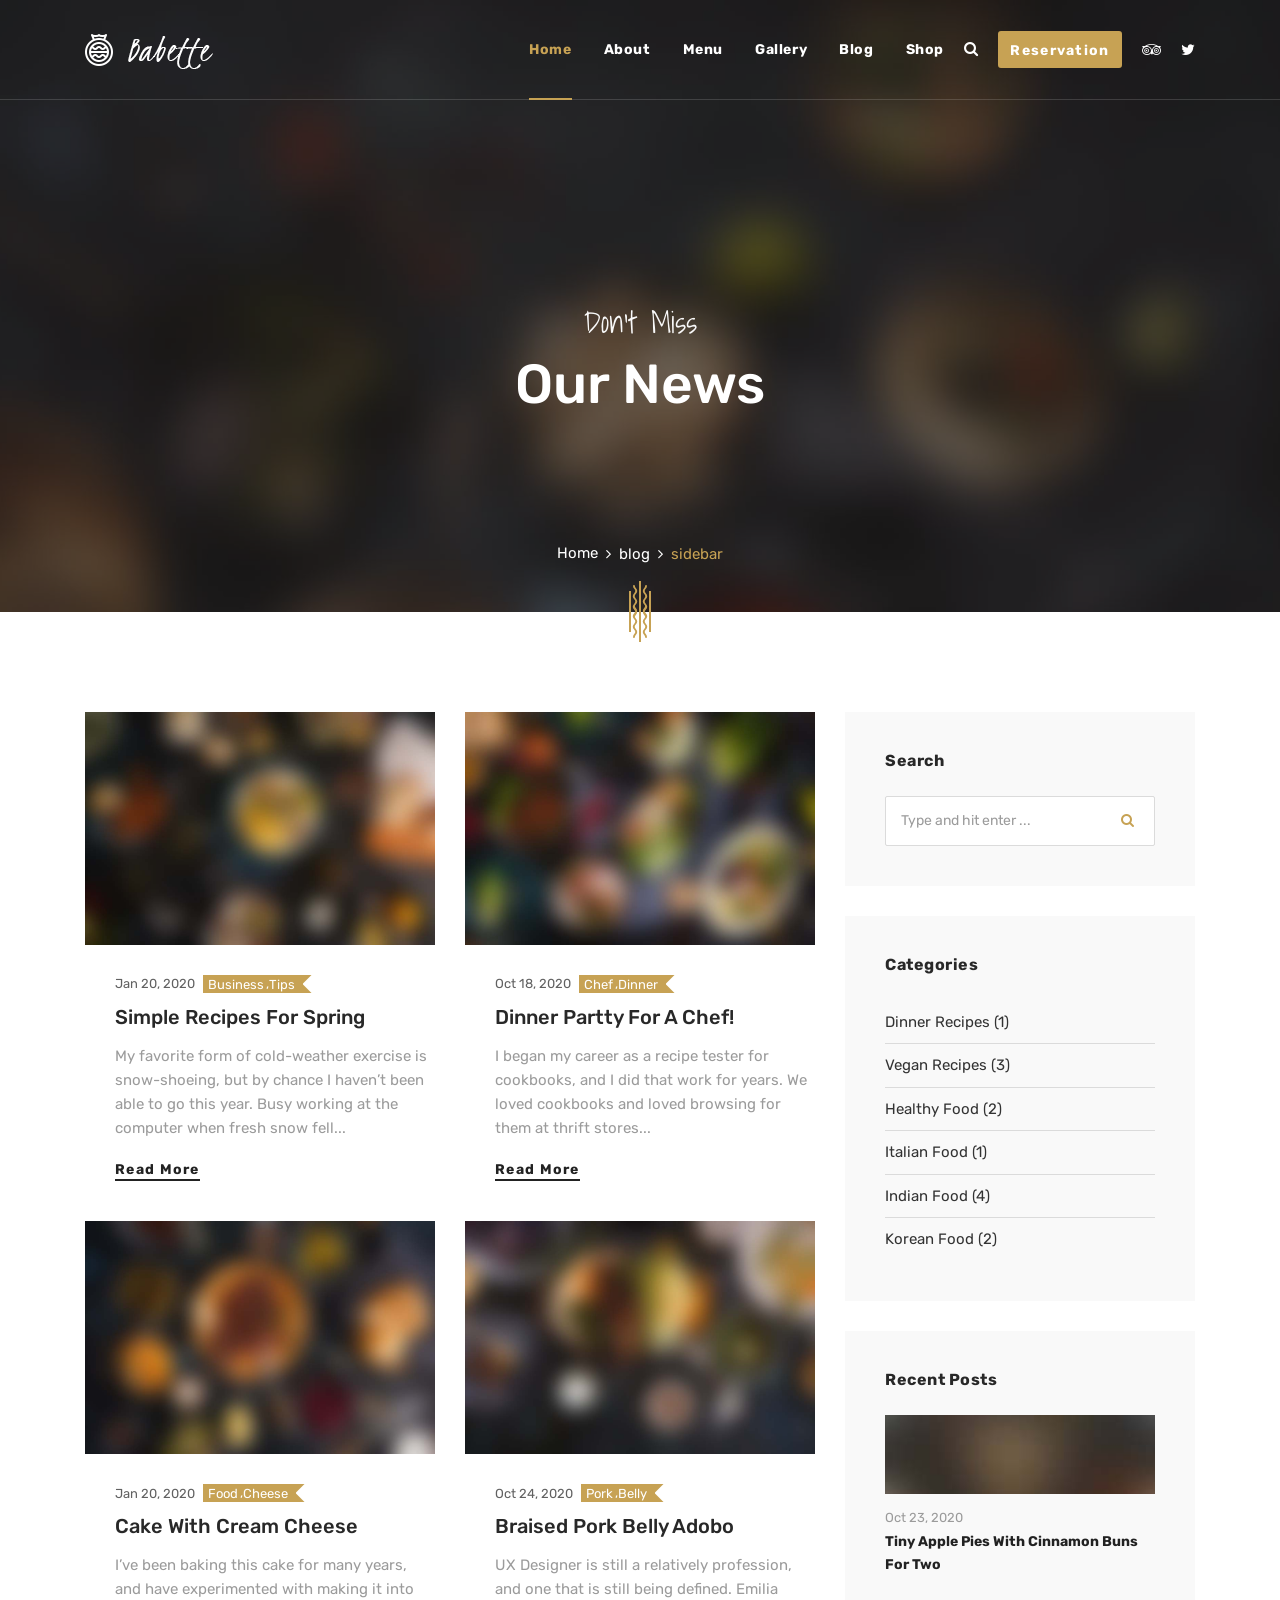
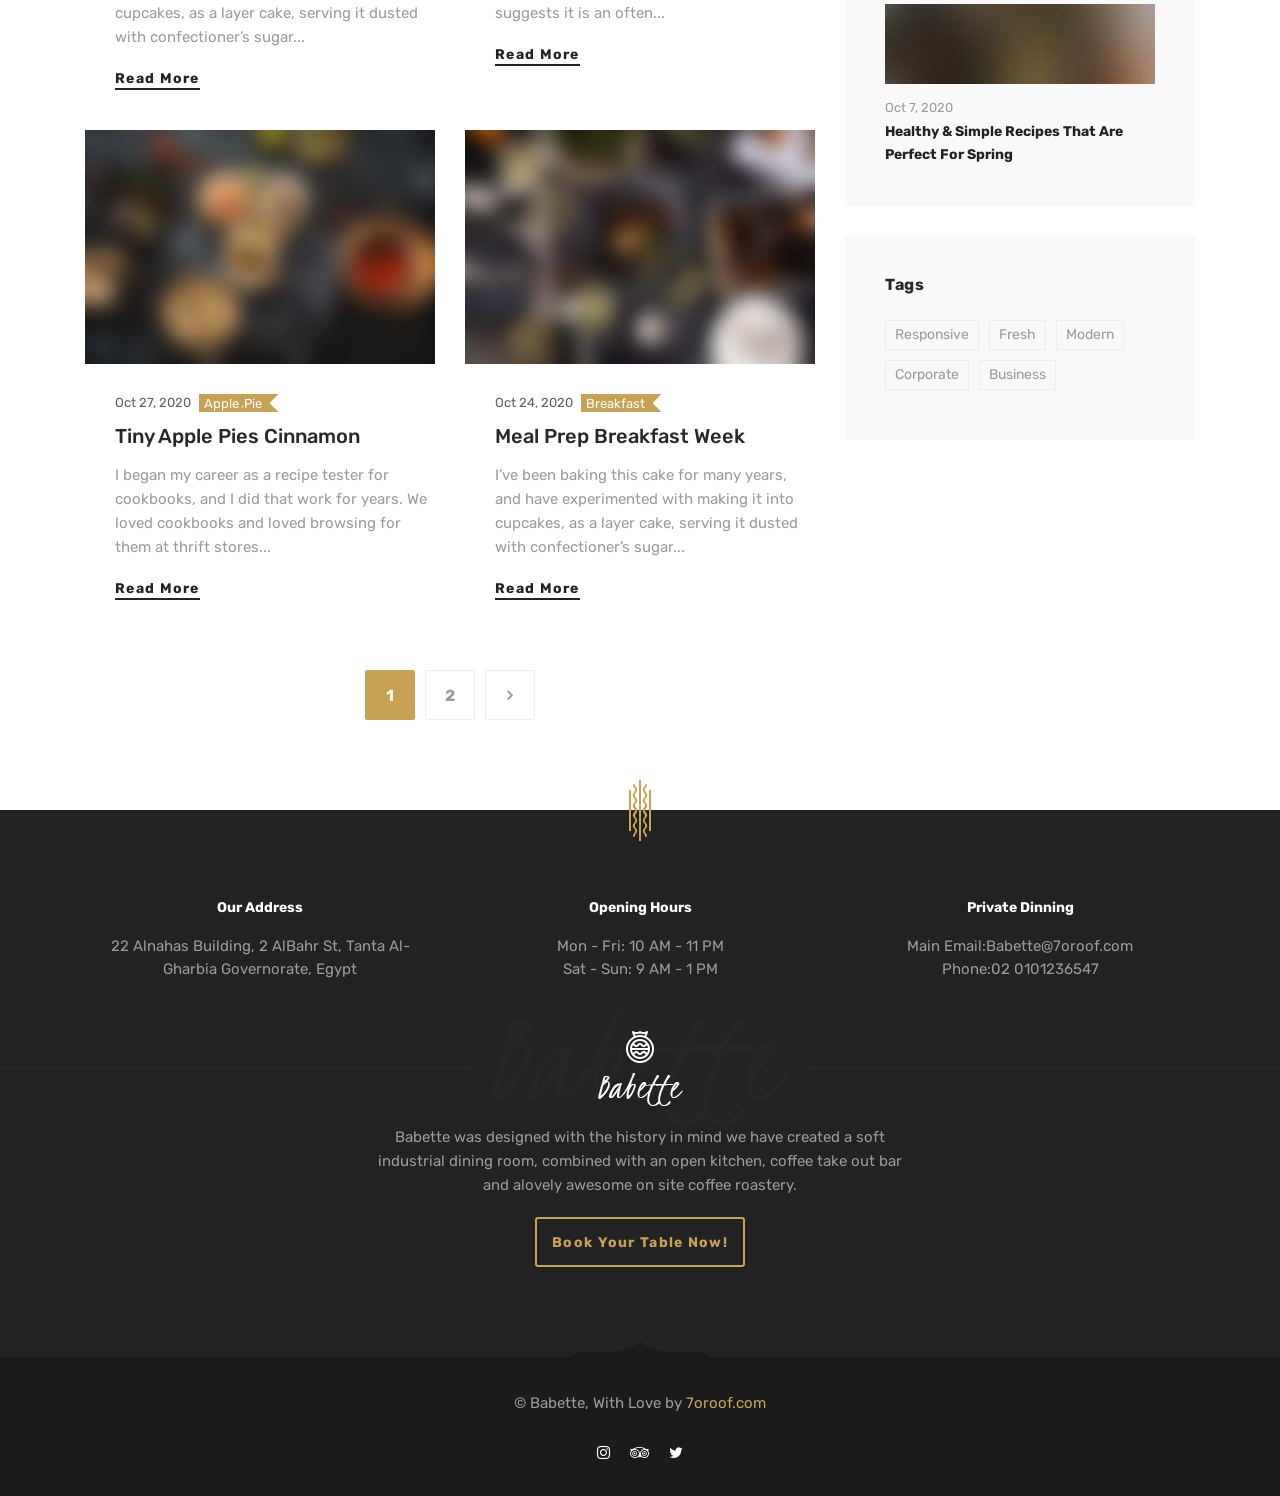
<file: Babette/blog-grid-sidebar.html>
<!DOCTYPE html>
<html lang="en">

<head>
  <meta charset="UTF-8" />
  <meta name="viewport" content="width=device-width, initial-scale=1.0" />
  <meta http-equiv="X-UA-Compatible" content="ie=edge" />
  <meta name="description" content="Babette">
  <link href="assets/images/favicon/favicon.png" rel="icon">
  <title>Babette</title>
  <link rel="stylesheet"
    href="https://fonts.googleapis.com/css?family=Rubik:400,500,700%7cShadows+Into+Light&display=swap">
  <link rel="stylesheet" href="assets/css/libraries.css" />
  <link rel="stylesheet" href="assets/css/style.css" />
</head>

<body>
  <div class="wrapper">
    <!-- =========================
        Header
    =========================== -->
    <header id="header" class="header header-transparent header-layout1">
      <nav class="navbar navbar-expand-lg sticky-navbar">
        <div class="container">
          <a class="navbar-brand" href="index.html">
            <img src="assets/images/logo/logo-light.png" class="logo-light" alt="logo">
            <img src="assets/images/logo/logo-dark.png" class="logo-dark" alt="logo">
          </a>
          <button class="navbar-toggler" type="button">
            <span class="menu-lines"><span></span></span>
          </button>
          <div class="collapse navbar-collapse" id="mainNavigation">
            <ul class="navbar-nav ml-auto">
              <li class="nav__item with-dropdown">
                <a href="#" data-toggle="dropdown" class="dropdown-toggle nav__item-link active">Home</a>
                <ul class="dropdown-menu">
                  <li class="nav__item"><a href="index.html" class="nav__item-link">Home Main</a></li>
                  <!-- /.nav-item -->
                  <li class="nav__item"><a href="home-gourmet.html" class="nav__item-link">Home Gourmet</a></li>
                  <!-- /.nav-item -->
                  <li class="nav__item"><a href="home-classic.html" class="nav__item-link">Home Classic</a></li>
                  <!-- /.nav-item -->
                  <li class="nav__item"><a href="home-cafe.html" class="nav__item-link">Home Cafe</a></li>
                  <!-- /.nav-item -->
                </ul><!-- /.dropdown-menu -->
              </li><!-- /.nav-item -->
              <li class="nav__item with-dropdown">
                <a href="#" data-toggle="dropdown" class="dropdown-toggle nav__item-link">About</a>
                <ul class="dropdown-menu">
                  <li class="nav__item"><a href="our-story.html" class="nav__item-link">About Us</a></li>
                  <!-- /.nav-item -->
                  <li class="nav__item"><a href="our-chefs.html" class="nav__item-link">Our chefs</a></li>
                  <!-- /.nav-item -->
                  <li class="nav__item"><a href="our-guestbook.html" class="nav__item-link">Our Guestbook</a></li>
                  <!-- /.nav-item -->
                  <li class="nav__item"><a href="contacts.html" class="nav__item-link">Contact Us</a></li>
                  <!-- /.nav-item -->
                  <li class="nav__item"><a href="events.html" class="nav__item-link">Events</a></li>
                  <!-- /.nav-item -->
                  <li class="nav__item"><a href="event-single.html" class="nav__item-link">Event Single</a></li>
                  <!-- /.nav-item -->
                  <li class="nav__item"><a href="faqs.html" class="nav__item-link">FAQs</a></li> <!-- /.nav-item -->
                </ul><!-- /.dropdown-menu -->
              </li><!-- /.nav-item -->
              <li class="nav__item with-dropdown">
                <a href="#" data-toggle="dropdown" class="dropdown-toggle nav__item-link">Menu</a>
                <ul class="dropdown-menu">
                  <li class="nav__item"><a href="menu-classic.html" class="nav__item-link">Menu Classic</a></li>
                  <!-- /.nav-item -->
                  <li class="nav__item"><a href="menu-mixed.html" class="nav__item-link">Menu Mixed</a></li>
                  <!-- /.nav-item -->
                  <li class="nav__item"><a href="menu-board.html" class="nav__item-link">Menu Board</a></li>
                  <!-- /.nav-item -->
                  <li class="nav__item"><a href="menu-gallery.html" class="nav__item-link">Menu Gallery</a></li>
                  <!-- /.nav-item -->
                </ul><!-- /.dropdown-menu -->
              </li><!-- /.nav-item -->
              <li class="nav__item with-dropdown">
                <a href="#" data-toggle="dropdown" class="dropdown-toggle nav__item-link">Gallery</a>
                <ul class="dropdown-menu">
                  <li class="nav__item"><a href="gallery-grid.html" class="nav__item-link">Gallery grid</a></li>
                  <!-- /.nav-item -->
                  <li class="nav__item"><a href="gallery-fullwidth.html" class="nav__item-link">Gallery Fullwidth</a>
                  </li><!-- /.nav-item -->
                </ul><!-- /.dropdown-menu -->
              </li><!-- /.nav-item -->
              <li class="nav__item with-dropdown">
                <a href="#" data-toggle="dropdown" class="dropdown-toggle nav__item-link">Blog</a>
                <ul class="dropdown-menu">
                  <li class="nav__item"><a href="blog-carousel.html" class="nav__item-link">blog carousel</a></li>
                  <li class="nav__item dropdown-submenu">
                    <a href="#" data-toggle="dropdown" class="dropdown-toggle nav__item-link">Blog Grid</a>
                    <ul class="dropdown-menu">
                      <li class="nav__item">
                        <a href="blog-grid-sidebar.html" class="nav__item-link">Grid Sidebar</a>
                      </li><!-- /.nav-item -->
                      <li class="nav__item">
                        <a href="blog-grid.html" class="nav__item-link">No Sidebar</a>
                      </li><!-- /.nav-item -->
                    </ul><!-- /.dropdown-menu -->
                  </li><!-- /.nav-item -->
                  <li class="nav__item"><a href="blog-standard.html" class="nav__item-link">blog standard</a></li>
                  <!-- /.nav-item -->
                  <li class="nav__item"><a href="blog-single-post.html" class="nav__item-link">single post</a></li>
                  <!-- /.nav-item -->
                </ul><!-- /.dropdown-menu -->
              </li><!-- /.nav-item -->
              <li class="nav__item with-dropdown">
                <a href="#" data-toggle="dropdown" class="dropdown-toggle nav__item-link">Shop</a>
                <ul class="dropdown-menu">
                  <li class="nav__item"><a href="shop.html" class="nav__item-link">our Shop</a></li>
                  <!-- /.nav-item -->
                  <li class="nav__item"><a href="shop-sidebar.html" class="nav__item-link">Shop with Sidebar</a></li>
                  <!-- /.nav-item -->
                  <li class="nav__item"><a href="shop-single-product.html" class="nav__item-link">Single Product</a>
                  </li><!-- /.nav-item -->
                  <li class="nav__item"><a href="shopping-cart.html" class="nav__item-link">cart</a></li>
                  <!-- /.nav-item -->
                </ul><!-- /.dropdown-menu -->
              </li><!-- /.nav-item -->
              <!-- /.nav-item -->
            </ul><!-- /.navbar-nav -->
          </div><!-- /.navbar-collapse -->
          <div class="navbar-actions-wrap">
            <div class="navbar-actions d-flex align-items-center">
              <a href="#" class="navbar__action-btn search-popup-trigger"><i class="fa fa-search"></i></a>
              <a href="reservation.html"
                class="navbar__action-btn navbar__action-btn-reserve btn btn__primary">Reservation</a>
              <ul class="social__icons">
                <li><a href="#"><i class="fa fa-tripadvisor"></i></a></li>
                <li><a href="#"><i class="fa fa-twitter"></i></a></li>
              </ul><!-- /.social__icons -->
            </div><!-- /.navbar-actions -->
          </div><!-- /.navbar-actions-wrap -->
        </div><!-- /.container -->
      </nav><!-- /.navabr -->
    </header><!-- /.Header -->


    <!-- ========================
       page title 
    =========================== -->
    <section id="page-title" class="page-title page-title-layout5 text-center bg-overlay bg-overlay-2 bg-parallax">
      <div class="bg-img"><img src="assets/images/backgrounds/8.jpg" alt="background"></div>
      <svg class="pagetitle__divider-shape" xmlns="http://www.w3.org/2000/svg" width="22" height="61"
        viewBox="0 0 22 61">
        <path
          d="M799,769h2v61h-2V769Zm8,24.8a0.969,0.969,0,0,0-1.911,0,3.012,3.012,0,0,1-.883,2.16,4.486,4.486,0,0,0,0,6.136,3.083,3.083,0,0,1,0,4.32,4.486,4.486,0,0,0,0,6.136,3.088,3.088,0,0,1,0,4.325,4.5,4.5,0,0,0,0,6.142,3.014,3.014,0,0,1,.884,2.163,0.969,0.969,0,0,0,1.911,0,4.414,4.414,0,0,0-1.213-3.07,3.091,3.091,0,0,1,0-4.328,4.491,4.491,0,0,0,0-6.14,3.08,3.08,0,0,1,0-4.319,4.488,4.488,0,0,0,0-6.137,3.081,3.081,0,0,1,0-4.32A4.407,4.407,0,0,0,807,793.8Zm0-20a0.969,0.969,0,0,0-1.911,0,3.014,3.014,0,0,1-.883,2.16,4.486,4.486,0,0,0,0,6.136,3.083,3.083,0,0,1,0,4.32,4.488,4.488,0,0,0,0,6.137,3.087,3.087,0,0,1,0,4.324,4.5,4.5,0,0,0,0,6.142,3.014,3.014,0,0,1,.884,2.163,0.969,0.969,0,0,0,1.911,0,4.414,4.414,0,0,0-1.213-3.07,3.089,3.089,0,0,1,0-4.327,4.491,4.491,0,0,0,0-6.14,3.081,3.081,0,0,1,0-4.32,4.488,4.488,0,0,0,0-6.137,3.081,3.081,0,0,1,0-4.32A4.409,4.409,0,0,0,807,773.8ZM793,793.8a0.969,0.969,0,0,1,1.911,0,3.012,3.012,0,0,0,.883,2.16,4.486,4.486,0,0,1,0,6.136,3.083,3.083,0,0,0,0,4.32,4.486,4.486,0,0,1,0,6.136,3.088,3.088,0,0,0,0,4.325,4.5,4.5,0,0,1,0,6.142,3.014,3.014,0,0,0-.884,2.163,0.969,0.969,0,0,1-1.911,0,4.414,4.414,0,0,1,1.213-3.07,3.091,3.091,0,0,0,0-4.328,4.491,4.491,0,0,1,0-6.14,3.08,3.08,0,0,0,0-4.319,4.488,4.488,0,0,1,0-6.137,3.081,3.081,0,0,0,0-4.32A4.407,4.407,0,0,1,793,793.8Zm0-20a0.969,0.969,0,0,1,1.911,0,3.014,3.014,0,0,0,.883,2.16,4.486,4.486,0,0,1,0,6.136,3.083,3.083,0,0,0,0,4.32,4.488,4.488,0,0,1,0,6.137,3.087,3.087,0,0,0,0,4.324,4.5,4.5,0,0,1,0,6.142,3.014,3.014,0,0,0-.884,2.163,0.969,0.969,0,0,1-1.911,0,4.414,4.414,0,0,1,1.213-3.07,3.089,3.089,0,0,0,0-4.327,4.491,4.491,0,0,1,0-6.14,3.081,3.081,0,0,0,0-4.32,4.488,4.488,0,0,1,0-6.137,3.081,3.081,0,0,0,0-4.32A4.409,4.409,0,0,1,793,773.8Zm-4,5.2h2v41h-2V779Zm20,0h2v41h-2V779Z"
          transform="translate(-789 -769)"></path>
      </svg>
      <div class="container">
        <div class="row">
          <div class="col-sm-12 col-md-12 col-lg-12">
            <span class="pagetitle__subheading">Don’t Miss</span>
            <h1 class="pagetitle__heading">Our News</h1>
            <nav aria-label="breadcrumb">
              <ol class="breadcrumb justify-content-center">
                <li class="breadcrumb-item"><a href="index.html">Home</a></li>
                <li class="breadcrumb-item"><a href="blog-grid.html">blog</a></li>
                <li class="breadcrumb-item active" aria-current="page">sidebar</li>
              </ol>
            </nav>
          </div><!-- /.col-lg-12 -->
        </div><!-- /.row -->
      </div><!-- /.container -->
    </section><!-- /.page-title -->

    <!-- ======================
      Blog Grid
    ========================= -->
    <section id="blogGridRightSidebar" class="blog blog-grid pb-60">
      <div class="container">
        <div class="row">
          <div class="col-sm-12 col-md-12 col-lg-8">
            <div class="row">
              <!-- Post Item #1 -->
              <div class="col-sm-6 col-md-6 col-lg-6">
                <div class="post-item">
                  <div class="post__img">
                    <a href="#">
                      <img src="assets/images/blog/grid/1.jpg" alt="post image">
                    </a>
                  </div><!-- /.post__img -->
                  <div class="post__content">
                    <div class="post__meta">
                      <span class="post__meta-date">Jan 20, 2020</span>
                      <div class="post__meta-cat">
                        <a href="#">Business</a><a href="#">Tips</a>
                      </div><!-- /.post-meta-cat -->
                    </div><!-- /.post-meta -->
                    <h4 class="post__title"><a href="#">Simple Recipes for Spring</a></h4>
                    <p class="post__desc">My favorite form of cold-weather exercise is snow-shoeing, but by chance I
                      haven’t
                      been able to go this year. Busy working at the computer when fresh snow fell...</p>
                    <a href="#" class="btn btn__secondary btn__link">Read More</a>
                  </div><!-- /.post__content -->
                </div><!-- /.post-item -->
              </div><!-- /.col-lg-4 -->
              <!-- Post Item #2 -->
              <div class="col-sm-6 col-md-6 col-lg-6">
                <div class="post-item">
                  <div class="post__img">
                    <a href="#">
                      <img src="assets/images/blog/grid/2.jpg" alt="post image">
                    </a>
                  </div><!-- /.post__img -->
                  <div class="post__content">
                    <div class="post__meta">
                      <span class="post__meta-date">Oct 18, 2020</span>
                      <div class="post__meta-cat">
                        <a href="#">Chef</a><a href="#">Dinner</a>
                      </div><!-- /.post-meta-cat -->
                    </div><!-- /.post-meta -->
                    <h4 class="post__title"><a href="#">Dinner Partty for a Chef!</a></h4>
                    <p class="post__desc">I began my career as a recipe tester for cookbooks, and I did that work for
                      years.
                      We loved cookbooks and loved browsing for them at thrift stores...</p>
                    <a href="#" class="btn btn__secondary btn__link">Read More</a>
                  </div><!-- /.post__content -->
                </div><!-- /.post-item -->
              </div><!-- /.col-lg-4 -->
              <!-- Post Item #3 -->
              <div class="col-sm-6 col-md-6 col-lg-6">
                <div class="post-item">
                  <div class="post__img">
                    <a href="#">
                      <img src="assets/images/blog/grid/3.jpg" alt="post image">
                    </a>
                  </div><!-- /.post__img -->
                  <div class="post__content">
                    <div class="post__meta">
                      <span class="post__meta-date">Jan 20, 2020</span>
                      <div class="post__meta-cat">
                        <a href="#">Food</a><a href="#">Cheese</a>
                      </div><!-- /.post-meta-cat -->
                    </div><!-- /.post-meta -->
                    <h4 class="post__title"><a href="#">Cake with Cream Cheese</a></h4>
                    <p class="post__desc">I’ve been baking this cake for many years, and have experimented with making
                      it
                      into cupcakes, as a layer cake, serving it dusted with confectioner’s sugar...</p>
                    <a href="#" class="btn btn__secondary btn__link">Read More</a>
                  </div><!-- /.post__content -->
                </div><!-- /.post-item -->
              </div><!-- /.col-lg-4 -->
              <!-- Post Item #4 -->
              <div class="col-sm-6 col-md-6 col-lg-6">
                <div class="post-item">
                  <div class="post__img">
                    <a href="#">
                      <img src="assets/images/blog/grid/4.jpg" alt="post image">
                    </a>
                  </div><!-- /.post__img -->
                  <div class="post__content">
                    <div class="post__meta">
                      <span class="post__meta-date">Oct 24, 2020</span>
                      <div class="post__meta-cat">
                        <a href="#">Pork</a><a href="#">Belly</a>
                      </div><!-- /.post-meta-cat -->
                    </div><!-- /.post-meta -->
                    <h4 class="post__title"><a href="#">Braised Pork Belly Adobo</a></h4>
                    <p class="post__desc">UX Designer is still a relatively profession, and one that is still being
                      defined.
                      Emilia suggests it is an often...</p>
                    <a href="#" class="btn btn__secondary btn__link">Read More</a>
                  </div><!-- /.post__content -->
                </div><!-- /.post-item -->
              </div><!-- /.col-lg-4 -->
              <!-- Post Item #5 -->
              <div class="col-sm-6 col-md-6 col-lg-6">
                <div class="post-item">
                  <div class="post__img">
                    <a href="#">
                      <img src="assets/images/blog/grid/5.jpg" alt="post image">
                    </a>
                  </div><!-- /.post__img -->
                  <div class="post__content">
                    <div class="post__meta">
                      <span class="post__meta-date">Oct 27, 2020</span>
                      <div class="post__meta-cat">
                        <a href="#">Apple</a><a href="#">Pie</a>
                      </div><!-- /.post-meta-cat -->
                    </div><!-- /.post-meta -->
                    <h4 class="post__title"><a href="#">Tiny Apple Pies Cinnamon</a></h4>
                    <p class="post__desc">I began my career as a recipe tester for cookbooks, and I did that work for
                      years.
                      We loved cookbooks and loved browsing for them at thrift stores...</p>
                    <a href="#" class="btn btn__secondary btn__link">Read More</a>
                  </div><!-- /.post__content -->
                </div><!-- /.post-item -->
              </div><!-- /.col-lg-4 -->
              <!-- Post Item #6 -->
              <div class="col-sm-6 col-md-6 col-lg-6">
                <div class="post-item">
                  <div class="post__img">
                    <a href="#">
                      <img src="assets/images/blog/grid/6.jpg" alt="post image">
                    </a>
                  </div><!-- /.post__img -->
                  <div class="post__content">
                    <div class="post__meta">
                      <span class="post__meta-date">Oct 24, 2020</span>
                      <div class="post__meta-cat">
                        <a href="#">Breakfast</a>
                      </div><!-- /.post-meta-cat -->
                    </div><!-- /.post-meta -->
                    <h4 class="post__title"><a href="#">Meal Prep Breakfast Week </a></h4>
                    <p class="post__desc">I’ve been baking this cake for many years, and have experimented with making
                      it
                      into cupcakes, as a layer cake, serving it dusted with confectioner’s sugar...</p>
                    <a href="#" class="btn btn__secondary btn__link">Read More</a>
                  </div><!-- /.post__content -->
                </div><!-- /.post-item -->
              </div><!-- /.col-lg-4 -->
            </div><!-- /.row -->
            <div class="row">
              <div class="col-sm-12 col-md-12 col-lg-12 text-center">
                <nav class="pagination-area">
                  <ul class="pagination justify-content-center mt-30 mb-30">
                    <li><a class="current" href="#">1</a></li>
                    <li><a href="#">2</a></li>
                    <li><a href="#"><i class="fa fa-angle-right"></i></a></li>
                  </ul>
                </nav><!-- .pagination-area -->
              </div><!-- /.col-lg-12 -->
            </div><!-- /.row -->
          </div><!-- /.col-lg-8 -->
          <div class="col-sm-12 col-md-12 col-lg-4">
            <aside class="sidebar">
              <div class="widget widget-search">
                <h5 class="widget__title">Search</h5>
                <div class="widget__content">
                  <form class="widget__form-search">
                    <input type="text" class="form-control" placeholder="Type and hit enter ...">
                    <button class="btn" type="submit"><i class="fa fa-search"></i></button>
                  </form>
                </div><!-- /.widget-content -->
              </div><!-- /.widget-search -->
              <div class="widget widget-categories">
                <h5 class="widget__title">categories</h5>
                <div class="widget-content">
                  <ul class="list-unstyled mb-0">
                    <li><a href="#">Dinner Recipes <span>(1)</span></a></li>
                    <li><a href="#">Vegan Recipes <span>(3)</span></a></li>
                    <li><a href="#">Healthy Food <span>(2)</span></a></li>
                    <li><a href="#">Italian Food <span>(1)</span></a></li>
                    <li><a href="#">Indian Food <span>(4)</span></a></li>
                    <li><a href="#">Korean Food <span>(2)</span></a></li>
                  </ul>
                </div><!-- /.widget-content -->
              </div><!-- /.widget-categories -->
              <div class="widget widget-posts">
                <h5 class="widget__title">Recent Posts</h5>
                <div class="widget__content">
                  <!-- post item #1 -->
                  <div class="widget-post-item">
                    <div class="widget__post-img">
                      <a href="#"><img src="assets/images/blog/thumbs/1.jpg" alt="product"></a>
                    </div><!-- /.widget-post-img -->
                    <div class="widget__post-content">
                      <span class="widget__post-date">Oct 23, 2020</span>
                      <h6 class="widget__post-title"><a href="#">Tiny Apple Pies with Cinnamon Buns for Two</a></h6>
                    </div><!-- /.widget-post-content -->
                  </div><!-- /.widget-post-item -->
                  <!-- post item #2 -->
                  <div class="widget-post-item">
                    <div class="widget__post-img">
                      <a href="#"><img src="assets/images/blog/thumbs/2.jpg" alt="product"></a>
                    </div><!-- /.widget-post-img -->
                    <div class="widget__post-content">
                      <span class="widget__post-date">Oct 7, 2020</span>
                      <h6 class="widget__post-title"><a href="#">Healthy & Simple Recipes That Are Perfect for
                          Spring</a></h6>
                    </div><!-- /.widget-post-content -->
                  </div><!-- /.widget-post-item -->
                </div><!-- /.widget-content -->
              </div><!-- /.widget-posts -->
              <div class="widget widget-tags">
                <h5 class="widget__title">Tags</h5>
                <div class="widget-content">
                  <ul class="list-unstyled">
                    <li><a href="#">Responsive</a></li>
                    <li><a href="#">Fresh</a></li>
                    <li><a href="#">Modern</a></li>
                    <li><a href="#">Corporate</a></li>
                    <li><a href="#">Business</a></li>
                  </ul>
                </div><!-- /.widget-content -->
              </div><!-- /.widget-Tags -->
            </aside><!-- /.sidebar -->
          </div><!-- /.col-lg-4 -->
        </div><!-- /.row -->
      </div><!-- /.container -->
    </section>
    <!-- /.blog Grid -->

    <!-- ========================
      Footer
    ========================== -->
    <footer id="footer" class="footer footer-layout1 text-center bg-dark">
      <div class="footer-inner">
        <div class="container">
          <div class="footer-top">
            <div class="row">
              <div class="col-sm-12 col-md-12 col-lg-12 position-static">
                <svg class="footer__divider-shape" xmlns="http://www.w3.org/2000/svg" width="22" height="61"
                  viewBox="0 0 22 61">
                  <path
                    d="M799,769h2v61h-2V769Zm8,24.8a0.969,0.969,0,0,0-1.911,0,3.012,3.012,0,0,1-.883,2.16,4.486,4.486,0,0,0,0,6.136,3.083,3.083,0,0,1,0,4.32,4.486,4.486,0,0,0,0,6.136,3.088,3.088,0,0,1,0,4.325,4.5,4.5,0,0,0,0,6.142,3.014,3.014,0,0,1,.884,2.163,0.969,0.969,0,0,0,1.911,0,4.414,4.414,0,0,0-1.213-3.07,3.091,3.091,0,0,1,0-4.328,4.491,4.491,0,0,0,0-6.14,3.08,3.08,0,0,1,0-4.319,4.488,4.488,0,0,0,0-6.137,3.081,3.081,0,0,1,0-4.32A4.407,4.407,0,0,0,807,793.8Zm0-20a0.969,0.969,0,0,0-1.911,0,3.014,3.014,0,0,1-.883,2.16,4.486,4.486,0,0,0,0,6.136,3.083,3.083,0,0,1,0,4.32,4.488,4.488,0,0,0,0,6.137,3.087,3.087,0,0,1,0,4.324,4.5,4.5,0,0,0,0,6.142,3.014,3.014,0,0,1,.884,2.163,0.969,0.969,0,0,0,1.911,0,4.414,4.414,0,0,0-1.213-3.07,3.089,3.089,0,0,1,0-4.327,4.491,4.491,0,0,0,0-6.14,3.081,3.081,0,0,1,0-4.32,4.488,4.488,0,0,0,0-6.137,3.081,3.081,0,0,1,0-4.32A4.409,4.409,0,0,0,807,773.8ZM793,793.8a0.969,0.969,0,0,1,1.911,0,3.012,3.012,0,0,0,.883,2.16,4.486,4.486,0,0,1,0,6.136,3.083,3.083,0,0,0,0,4.32,4.486,4.486,0,0,1,0,6.136,3.088,3.088,0,0,0,0,4.325,4.5,4.5,0,0,1,0,6.142,3.014,3.014,0,0,0-.884,2.163,0.969,0.969,0,0,1-1.911,0,4.414,4.414,0,0,1,1.213-3.07,3.091,3.091,0,0,0,0-4.328,4.491,4.491,0,0,1,0-6.14,3.08,3.08,0,0,0,0-4.319,4.488,4.488,0,0,1,0-6.137,3.081,3.081,0,0,0,0-4.32A4.407,4.407,0,0,1,793,793.8Zm0-20a0.969,0.969,0,0,1,1.911,0,3.014,3.014,0,0,0,.883,2.16,4.486,4.486,0,0,1,0,6.136,3.083,3.083,0,0,0,0,4.32,4.488,4.488,0,0,1,0,6.137,3.087,3.087,0,0,0,0,4.324,4.5,4.5,0,0,1,0,6.142,3.014,3.014,0,0,0-.884,2.163,0.969,0.969,0,0,1-1.911,0,4.414,4.414,0,0,1,1.213-3.07,3.089,3.089,0,0,0,0-4.327,4.491,4.491,0,0,1,0-6.14,3.081,3.081,0,0,0,0-4.32,4.488,4.488,0,0,1,0-6.137,3.081,3.081,0,0,0,0-4.32A4.409,4.409,0,0,1,793,773.8Zm-4,5.2h2v41h-2V779Zm20,0h2v41h-2V779Z"
                    transform="translate(-789 -769)"></path>
                </svg>
              </div><!-- /.col-lg-12 -->
              <div class="col-sm-12 col-md-12 col-lg-4">
                <div class="contact-box">
                  <h6 class="contact__box-title">Our Address</h6>
                  <ul class="contact__box-list list-unstyled">
                    <li>22 Alnahas Building, 2 AlBahr St, Tanta Al-Gharbia Governorate, Egypt</li>
                  </ul>
                </div><!-- /.contact-box -->
              </div><!-- /.col-lg-4 -->
              <div class="col-sm-12 col-md-12 col-lg-4">
                <div class="contact-box">
                  <h6 class="contact__box-title">Opening Hours</h6>
                  <ul class="contact__box-list list-unstyled">
                    <li>Mon - Fri: 10 AM - 11 PM</li>
                    <li>Sat - Sun: 9 AM - 1 PM</li>
                  </ul>
                </div><!-- /.contact-box -->
              </div><!-- /.col-lg-4 -->
              <div class="col-sm-12 col-md-12 col-lg-4">
                <div class="contact-box">
                  <h6 class="contact__box-title">Private Dinning</h6>
                  <ul class="contact__box-list list-unstyled">
                    <li><span>Main Email:</span><a href="mailto:Babette@7oroof.com">Babette@7oroof.com</a></li>
                    <li><span>Phone:</span><a href="tel:020101236547">02 0101236547</a></li>
                  </ul>
                </div><!-- /.contact-box -->
              </div><!-- /.col-lg-4 -->
            </div><!-- /.row -->
          </div><!-- /.footer-top -->
          <div class="footer-middle">
            <div class="row">
              <div class="col-sm-12 col-md-12 col-lg-12 position-static">
                <div class="footer__logo-wrap text-center">
                  <img src="assets/images/logo/footer-logo.png" alt="logo" class="footer__logo">
                </div>
              </div><!-- /.col-lg-12 -->
            </div><!-- /.row -->
            <div class="row">
              <div class="col-sm-12 col-md-12 col-lg-6 offset-lg-3">
                <p class="mb-20">Babette was designed with the history in mind we have created a soft industrial dining
                  room, combined with an open kitchen, coffee take out bar and alovely awesome on site coffee roastery.
                </p>
                <a href="reservation.html" class="btn btn__primary btn__bordered btn__lg">Book Your Table Now!</a>
              </div><!-- /.col-lg-6 -->
            </div><!-- /.row -->
          </div><!-- /.footer-middle -->
        </div><!-- /.container -->
        <div class="footer-bottom">
          <div class="container">
            <div class="row">
              <div class="col-sm-12 col-md-12 col-lg-12">
                <div class="footer__copyright mb-30">
                  <span>&copy; Babette, With Love by </span>
                  <a href="http://themeforest.net/user/7oroof" class="color-theme">7oroof.com</a>
                </div>
                <ul class="social__icons social__icons-white justify-content-center">
                  <li><a href="#"><i class="fa fa-instagram"></i></a></li>
                  <li><a href="#"><i class="fa fa-tripadvisor"></i></a></li>
                  <li><a href="#"><i class="fa fa-twitter"></i></a></li>
                </ul><!-- /.social__icons -->
              </div>
            </div><!-- /.row -->
          </div><!-- /.container -->
          <svg class="footer__divider-shape-bottom" xmlns="http://www.w3.org/2000/svg" width="142" height="17"
            viewBox="0 0 142 17">
            <path
              d="M800,600V583c8.782,15.985,46.811,11.315,56,12a35.721,35.721,0,0,1,15,5m-71,0V583c-8.782,15.985-46.811,11.315-56,12a35.717,35.717,0,0,0-15,5"
              transform="translate(-729 -583)"></path>
          </svg>
        </div><!-- /.Footer-bottom -->
      </div><!-- /.Footer-inner -->
    </footer><!-- /.Footer -->
    <button id="scrollTopBtn"><i class="fa fa-angle-up"></i></button>

    <div class="search-popup">
      <i class="fa fa-times close-search"></i>
      <form class="module__search-form">
        <input type="text" class="search__input" placeholder="Type Words Then Enter">
        <button class="module__search-btn"><i class="fa fa-search"></i></button>
      </form>
    </div><!-- /.search-popup -->

  </div>
  <!-- /.wrapper -->

  <script src="assets/js/jquery-3.3.1.min.js"></script>
  <script src="assets/js/plugins.js"></script>
  <script src="assets/js/main.js"></script>
</body>

</html>
</file>
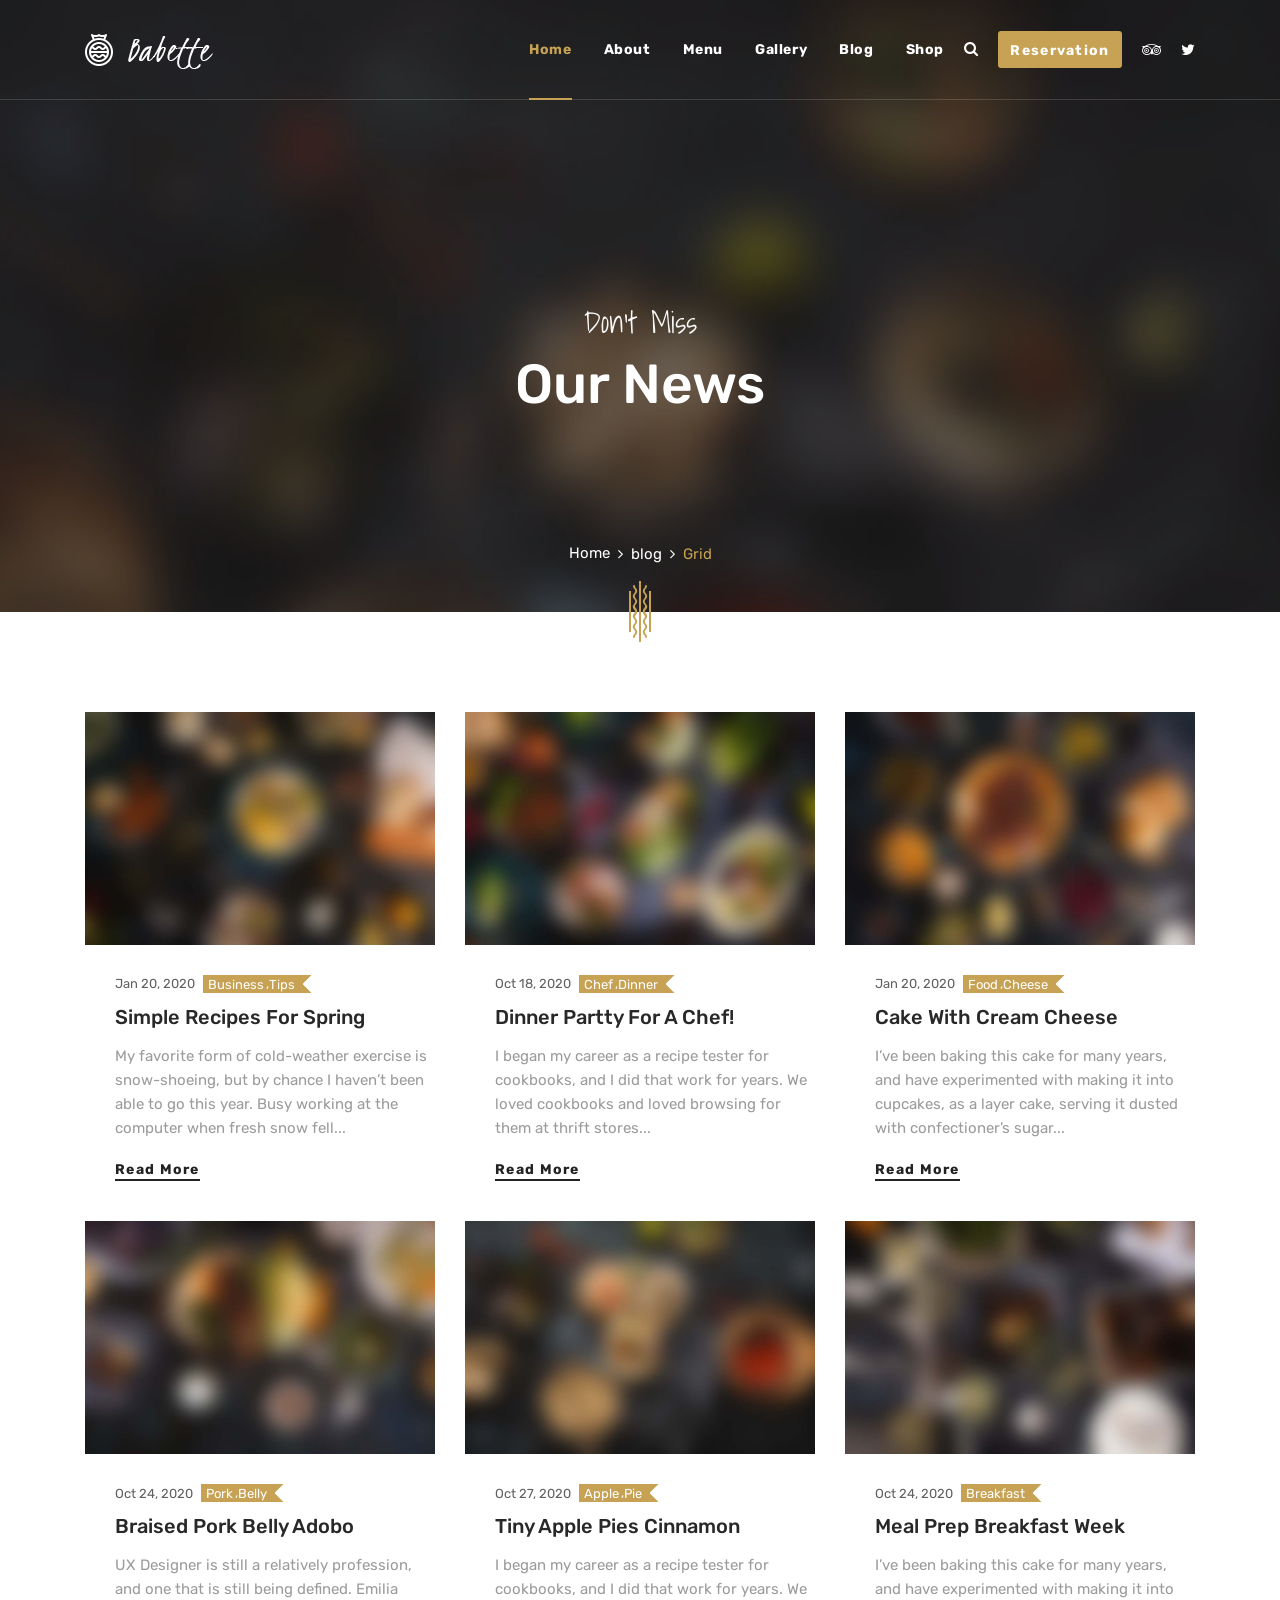
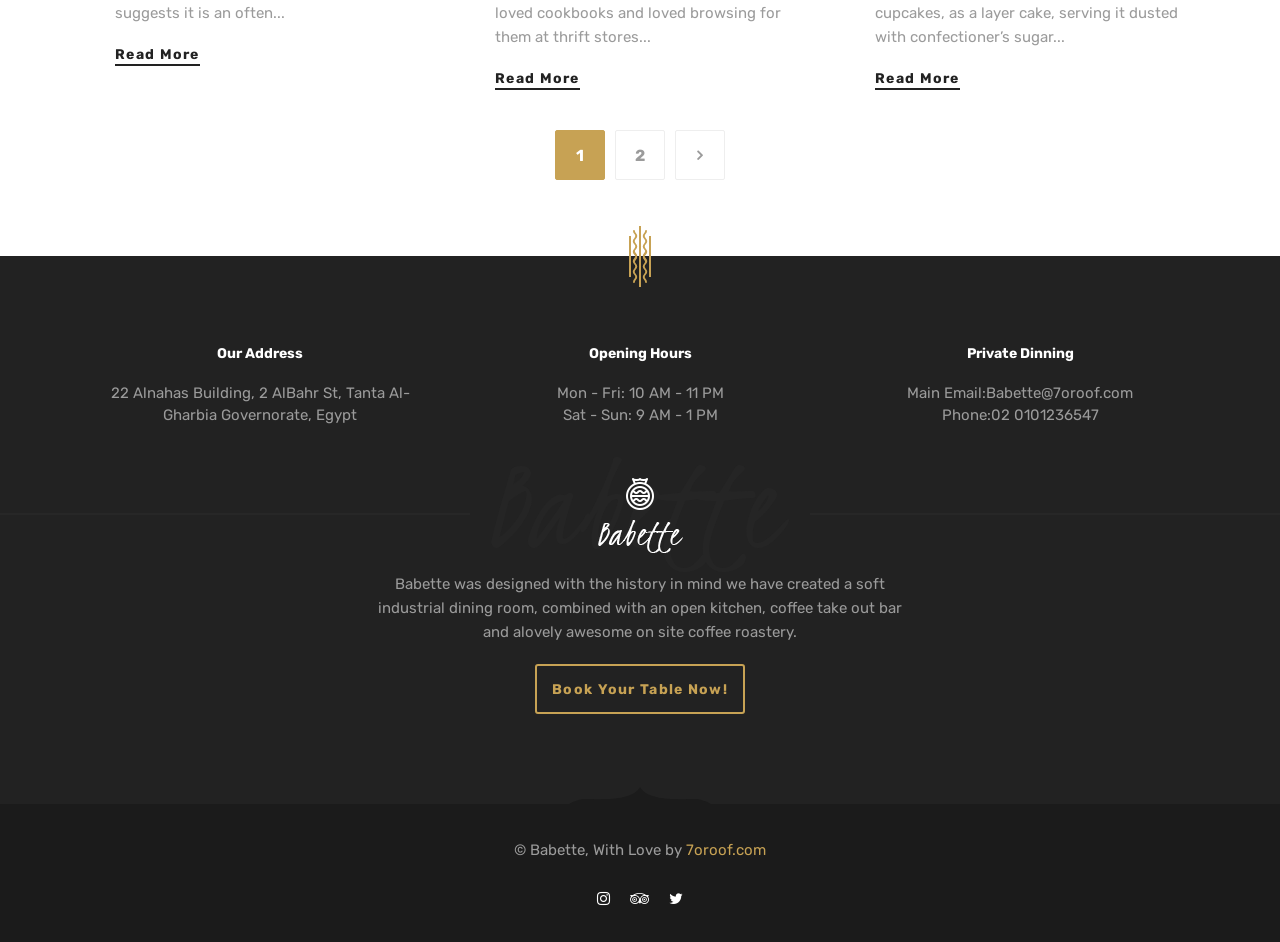
<file: Babette/blog-grid.html>
<!DOCTYPE html>
<html lang="en">

<head>
  <meta charset="UTF-8" />
  <meta name="viewport" content="width=device-width, initial-scale=1.0" />
  <meta http-equiv="X-UA-Compatible" content="ie=edge" />
  <meta name="description" content="Babette">
  <link href="assets/images/favicon/favicon.png" rel="icon">
  <title>Babette</title>
  <link rel="stylesheet"
    href="https://fonts.googleapis.com/css?family=Rubik:400,500,700%7cShadows+Into+Light&display=swap">
  <link rel="stylesheet" href="assets/css/libraries.css" />
  <link rel="stylesheet" href="assets/css/style.css" />
</head>

<body>
  <div class="wrapper">
    <!-- =========================
        Header
    =========================== -->
    <header id="header" class="header header-transparent header-layout1">
      <nav class="navbar navbar-expand-lg sticky-navbar">
        <div class="container">
          <a class="navbar-brand" href="index.html">
            <img src="assets/images/logo/logo-light.png" class="logo-light" alt="logo">
            <img src="assets/images/logo/logo-dark.png" class="logo-dark" alt="logo">
          </a>
          <button class="navbar-toggler" type="button">
            <span class="menu-lines"><span></span></span>
          </button>
          <div class="collapse navbar-collapse" id="mainNavigation">
            <ul class="navbar-nav ml-auto">
              <li class="nav__item with-dropdown">
                <a href="#" data-toggle="dropdown" class="dropdown-toggle nav__item-link active">Home</a>
                <ul class="dropdown-menu">
                  <li class="nav__item"><a href="index.html" class="nav__item-link">Home Main</a></li>
                  <!-- /.nav-item -->
                  <li class="nav__item"><a href="home-gourmet.html" class="nav__item-link">Home Gourmet</a></li>
                  <!-- /.nav-item -->
                  <li class="nav__item"><a href="home-classic.html" class="nav__item-link">Home Classic</a></li>
                  <!-- /.nav-item -->
                  <li class="nav__item"><a href="home-cafe.html" class="nav__item-link">Home Cafe</a></li>
                  <!-- /.nav-item -->
                </ul><!-- /.dropdown-menu -->
              </li><!-- /.nav-item -->
              <li class="nav__item with-dropdown">
                <a href="#" data-toggle="dropdown" class="dropdown-toggle nav__item-link">About</a>
                <ul class="dropdown-menu">
                  <li class="nav__item"><a href="our-story.html" class="nav__item-link">About Us</a></li>
                  <!-- /.nav-item -->
                  <li class="nav__item"><a href="our-chefs.html" class="nav__item-link">Our chefs</a></li>
                  <!-- /.nav-item -->
                  <li class="nav__item"><a href="our-guestbook.html" class="nav__item-link">Our Guestbook</a></li>
                  <!-- /.nav-item -->
                  <li class="nav__item"><a href="contacts.html" class="nav__item-link">Contact Us</a></li>
                  <!-- /.nav-item -->
                  <li class="nav__item"><a href="events.html" class="nav__item-link">Events</a></li>
                  <!-- /.nav-item -->
                  <li class="nav__item"><a href="event-single.html" class="nav__item-link">Event Single</a></li>
                  <!-- /.nav-item -->
                  <li class="nav__item"><a href="faqs.html" class="nav__item-link">FAQs</a></li> <!-- /.nav-item -->
                </ul><!-- /.dropdown-menu -->
              </li><!-- /.nav-item -->
              <li class="nav__item with-dropdown">
                <a href="#" data-toggle="dropdown" class="dropdown-toggle nav__item-link">Menu</a>
                <ul class="dropdown-menu">
                  <li class="nav__item"><a href="menu-classic.html" class="nav__item-link">Menu Classic</a></li>
                  <!-- /.nav-item -->
                  <li class="nav__item"><a href="menu-mixed.html" class="nav__item-link">Menu Mixed</a></li>
                  <!-- /.nav-item -->
                  <li class="nav__item"><a href="menu-board.html" class="nav__item-link">Menu Board</a></li>
                  <!-- /.nav-item -->
                  <li class="nav__item"><a href="menu-gallery.html" class="nav__item-link">Menu Gallery</a></li>
                  <!-- /.nav-item -->
                </ul><!-- /.dropdown-menu -->
              </li><!-- /.nav-item -->
              <li class="nav__item with-dropdown">
                <a href="#" data-toggle="dropdown" class="dropdown-toggle nav__item-link">Gallery</a>
                <ul class="dropdown-menu">
                  <li class="nav__item"><a href="gallery-grid.html" class="nav__item-link">Gallery grid</a></li>
                  <!-- /.nav-item -->
                  <li class="nav__item"><a href="gallery-fullwidth.html" class="nav__item-link">Gallery Fullwidth</a>
                  </li><!-- /.nav-item -->
                </ul><!-- /.dropdown-menu -->
              </li><!-- /.nav-item -->
              <li class="nav__item with-dropdown">
                <a href="#" data-toggle="dropdown" class="dropdown-toggle nav__item-link">Blog</a>
                <ul class="dropdown-menu">
                  <li class="nav__item"><a href="blog-carousel.html" class="nav__item-link">blog carousel</a></li>
                  <li class="nav__item dropdown-submenu">
                    <a href="#" data-toggle="dropdown" class="dropdown-toggle nav__item-link">Blog Grid</a>
                    <ul class="dropdown-menu">
                      <li class="nav__item">
                        <a href="blog-grid-sidebar.html" class="nav__item-link">Grid Sidebar</a>
                      </li><!-- /.nav-item -->
                      <li class="nav__item">
                        <a href="blog-grid.html" class="nav__item-link">No Sidebar</a>
                      </li><!-- /.nav-item -->
                    </ul><!-- /.dropdown-menu -->
                  </li><!-- /.nav-item -->
                  <li class="nav__item"><a href="blog-standard.html" class="nav__item-link">blog standard</a></li>
                  <!-- /.nav-item -->
                  <li class="nav__item"><a href="blog-single-post.html" class="nav__item-link">single post</a></li>
                  <!-- /.nav-item -->
                </ul><!-- /.dropdown-menu -->
              </li><!-- /.nav-item -->
              <li class="nav__item with-dropdown">
                <a href="#" data-toggle="dropdown" class="dropdown-toggle nav__item-link">Shop</a>
                <ul class="dropdown-menu">
                  <li class="nav__item"><a href="shop.html" class="nav__item-link">our Shop</a></li>
                  <!-- /.nav-item -->
                  <li class="nav__item"><a href="shop-sidebar.html" class="nav__item-link">Shop with Sidebar</a></li>
                  <!-- /.nav-item -->
                  <li class="nav__item"><a href="shop-single-product.html" class="nav__item-link">Single Product</a>
                  </li><!-- /.nav-item -->
                  <li class="nav__item"><a href="shopping-cart.html" class="nav__item-link">cart</a></li>
                  <!-- /.nav-item -->
                </ul><!-- /.dropdown-menu -->
              </li><!-- /.nav-item -->
              <!-- /.nav-item -->
            </ul><!-- /.navbar-nav -->
          </div><!-- /.navbar-collapse -->
          <div class="navbar-actions-wrap">
            <div class="navbar-actions d-flex align-items-center">
              <a href="#" class="navbar__action-btn search-popup-trigger"><i class="fa fa-search"></i></a>
              <a href="reservation.html"
                class="navbar__action-btn navbar__action-btn-reserve btn btn__primary">Reservation</a>
              <ul class="social__icons">
                <li><a href="#"><i class="fa fa-tripadvisor"></i></a></li>
                <li><a href="#"><i class="fa fa-twitter"></i></a></li>
              </ul><!-- /.social__icons -->
            </div><!-- /.navbar-actions -->
          </div><!-- /.navbar-actions-wrap -->
        </div><!-- /.container -->
      </nav><!-- /.navabr -->
    </header><!-- /.Header -->


    <!-- ========================
       page title 
    =========================== -->
    <section id="page-title" class="page-title page-title-layout5 text-center bg-overlay bg-overlay-2 bg-parallax">
      <div class="bg-img"><img src="assets/images/backgrounds/8.jpg" alt="background"></div>
      <svg class="pagetitle__divider-shape" xmlns="http://www.w3.org/2000/svg" width="22" height="61"
        viewBox="0 0 22 61">
        <path
          d="M799,769h2v61h-2V769Zm8,24.8a0.969,0.969,0,0,0-1.911,0,3.012,3.012,0,0,1-.883,2.16,4.486,4.486,0,0,0,0,6.136,3.083,3.083,0,0,1,0,4.32,4.486,4.486,0,0,0,0,6.136,3.088,3.088,0,0,1,0,4.325,4.5,4.5,0,0,0,0,6.142,3.014,3.014,0,0,1,.884,2.163,0.969,0.969,0,0,0,1.911,0,4.414,4.414,0,0,0-1.213-3.07,3.091,3.091,0,0,1,0-4.328,4.491,4.491,0,0,0,0-6.14,3.08,3.08,0,0,1,0-4.319,4.488,4.488,0,0,0,0-6.137,3.081,3.081,0,0,1,0-4.32A4.407,4.407,0,0,0,807,793.8Zm0-20a0.969,0.969,0,0,0-1.911,0,3.014,3.014,0,0,1-.883,2.16,4.486,4.486,0,0,0,0,6.136,3.083,3.083,0,0,1,0,4.32,4.488,4.488,0,0,0,0,6.137,3.087,3.087,0,0,1,0,4.324,4.5,4.5,0,0,0,0,6.142,3.014,3.014,0,0,1,.884,2.163,0.969,0.969,0,0,0,1.911,0,4.414,4.414,0,0,0-1.213-3.07,3.089,3.089,0,0,1,0-4.327,4.491,4.491,0,0,0,0-6.14,3.081,3.081,0,0,1,0-4.32,4.488,4.488,0,0,0,0-6.137,3.081,3.081,0,0,1,0-4.32A4.409,4.409,0,0,0,807,773.8ZM793,793.8a0.969,0.969,0,0,1,1.911,0,3.012,3.012,0,0,0,.883,2.16,4.486,4.486,0,0,1,0,6.136,3.083,3.083,0,0,0,0,4.32,4.486,4.486,0,0,1,0,6.136,3.088,3.088,0,0,0,0,4.325,4.5,4.5,0,0,1,0,6.142,3.014,3.014,0,0,0-.884,2.163,0.969,0.969,0,0,1-1.911,0,4.414,4.414,0,0,1,1.213-3.07,3.091,3.091,0,0,0,0-4.328,4.491,4.491,0,0,1,0-6.14,3.08,3.08,0,0,0,0-4.319,4.488,4.488,0,0,1,0-6.137,3.081,3.081,0,0,0,0-4.32A4.407,4.407,0,0,1,793,793.8Zm0-20a0.969,0.969,0,0,1,1.911,0,3.014,3.014,0,0,0,.883,2.16,4.486,4.486,0,0,1,0,6.136,3.083,3.083,0,0,0,0,4.32,4.488,4.488,0,0,1,0,6.137,3.087,3.087,0,0,0,0,4.324,4.5,4.5,0,0,1,0,6.142,3.014,3.014,0,0,0-.884,2.163,0.969,0.969,0,0,1-1.911,0,4.414,4.414,0,0,1,1.213-3.07,3.089,3.089,0,0,0,0-4.327,4.491,4.491,0,0,1,0-6.14,3.081,3.081,0,0,0,0-4.32,4.488,4.488,0,0,1,0-6.137,3.081,3.081,0,0,0,0-4.32A4.409,4.409,0,0,1,793,773.8Zm-4,5.2h2v41h-2V779Zm20,0h2v41h-2V779Z"
          transform="translate(-789 -769)"></path>
      </svg>
      <div class="container">
        <div class="row">
          <div class="col-sm-12 col-md-12 col-lg-12">
            <span class="pagetitle__subheading">Don’t Miss</span>
            <h1 class="pagetitle__heading">Our News</h1>
            <nav aria-label="breadcrumb">
              <ol class="breadcrumb justify-content-center">
                <li class="breadcrumb-item"><a href="index.html">Home</a></li>
                <li class="breadcrumb-item"><a href="blog-grid.html">blog</a></li>
                <li class="breadcrumb-item active" aria-current="page">Grid</li>
              </ol>
            </nav>
          </div><!-- /.col-lg-12 -->
        </div><!-- /.row -->
      </div><!-- /.container -->
    </section><!-- /.page-title -->


    <!-- ======================
      Blog Grid
    ========================= -->
    <section id="blogGrid" class="blog blog-grid pb-60">
      <div class="container">
        <div class="row">
          <!-- Post Item #1 -->
          <div class="col-sm-12 col-md-6 col-lg-4">
            <div class="post-item">
              <div class="post__img">
                <a href="#">
                  <img src="assets/images/blog/grid/1.jpg" alt="post image">
                </a>
              </div><!-- /.post__img -->
              <div class="post__content">
                <div class="post__meta">
                  <span class="post__meta-date">Jan 20, 2020</span>
                  <div class="post__meta-cat">
                    <a href="#">Business</a><a href="#">Tips</a>
                  </div><!-- /.post-meta-cat -->
                </div><!-- /.post-meta -->
                <h4 class="post__title"><a href="#">Simple Recipes for Spring</a></h4>
                <p class="post__desc">My favorite form of cold-weather exercise is snow-shoeing, but by chance I haven’t
                  been able to go this year. Busy working at the computer when fresh snow fell...</p>
                <a href="#" class="btn btn__secondary btn__link">Read More</a>
              </div><!-- /.post__content -->
            </div><!-- /.post-item -->
          </div><!-- /.col-lg-4 -->
          <!-- Post Item #2 -->
          <div class="col-sm-12 col-md-6 col-lg-4">
            <div class="post-item">
              <div class="post__img">
                <a href="#">
                  <img src="assets/images/blog/grid/2.jpg" alt="post image">
                </a>
              </div><!-- /.post__img -->
              <div class="post__content">
                <div class="post__meta">
                  <span class="post__meta-date">Oct 18, 2020</span>
                  <div class="post__meta-cat">
                    <a href="#">Chef</a><a href="#">Dinner</a>
                  </div><!-- /.post-meta-cat -->
                </div><!-- /.post-meta -->
                <h4 class="post__title"><a href="#">Dinner Partty for a Chef!</a></h4>
                <p class="post__desc">I began my career as a recipe tester for cookbooks, and I did that work for years.
                  We loved cookbooks and loved browsing for them at thrift stores...</p>
                <a href="#" class="btn btn__secondary btn__link">Read More</a>
              </div><!-- /.post__content -->
            </div><!-- /.post-item -->
          </div><!-- /.col-lg-4 -->
          <!-- Post Item #3 -->
          <div class="col-sm-12 col-md-6 col-lg-4">
            <div class="post-item">
              <div class="post__img">
                <a href="#">
                  <img src="assets/images/blog/grid/3.jpg" alt="post image">
                </a>
              </div><!-- /.post__img -->
              <div class="post__content">
                <div class="post__meta">
                  <span class="post__meta-date">Jan 20, 2020</span>
                  <div class="post__meta-cat">
                    <a href="#">Food</a><a href="#">Cheese</a>
                  </div><!-- /.post-meta-cat -->
                </div><!-- /.post-meta -->
                <h4 class="post__title"><a href="#">Cake with Cream Cheese</a></h4>
                <p class="post__desc">I’ve been baking this cake for many years, and have experimented with making it
                  into cupcakes, as a layer cake, serving it dusted with confectioner’s sugar...</p>
                <a href="#" class="btn btn__secondary btn__link">Read More</a>
              </div><!-- /.post__content -->
            </div><!-- /.post-item -->
          </div><!-- /.col-lg-4 -->
          <!-- Post Item #4 -->
          <div class="col-sm-12 col-md-6 col-lg-4">
            <div class="post-item">
              <div class="post__img">
                <a href="#">
                  <img src="assets/images/blog/grid/4.jpg" alt="post image">
                </a>
              </div><!-- /.post__img -->
              <div class="post__content">
                <div class="post__meta">
                  <span class="post__meta-date">Oct 24, 2020</span>
                  <div class="post__meta-cat">
                    <a href="#">Pork</a><a href="#">Belly</a>
                  </div><!-- /.post-meta-cat -->
                </div><!-- /.post-meta -->
                <h4 class="post__title"><a href="#">Braised Pork Belly Adobo</a></h4>
                <p class="post__desc">UX Designer is still a relatively profession, and one that is still being defined.
                  Emilia suggests it is an often...</p>
                <a href="#" class="btn btn__secondary btn__link">Read More</a>
              </div><!-- /.post__content -->
            </div><!-- /.post-item -->
          </div><!-- /.col-lg-4 -->
          <!-- Post Item #5 -->
          <div class="col-sm-12 col-md-6 col-lg-4">
            <div class="post-item">
              <div class="post__img">
                <a href="#">
                  <img src="assets/images/blog/grid/5.jpg" alt="post image">
                </a>
              </div><!-- /.post__img -->
              <div class="post__content">
                <div class="post__meta">
                  <span class="post__meta-date">Oct 27, 2020</span>
                  <div class="post__meta-cat">
                    <a href="#">Apple</a><a href="#">Pie</a>
                  </div><!-- /.post-meta-cat -->
                </div><!-- /.post-meta -->
                <h4 class="post__title"><a href="#">Tiny Apple Pies Cinnamon</a></h4>
                <p class="post__desc">I began my career as a recipe tester for cookbooks, and I did that work for years.
                  We loved cookbooks and loved browsing for them at thrift stores...</p>
                <a href="#" class="btn btn__secondary btn__link">Read More</a>
              </div><!-- /.post__content -->
            </div><!-- /.post-item -->
          </div><!-- /.col-lg-4 -->
          <!-- Post Item #6 -->
          <div class="col-sm-12 col-md-6 col-lg-4">
            <div class="post-item">
              <div class="post__img">
                <a href="#">
                  <img src="assets/images/blog/grid/6.jpg" alt="post image">
                </a>
              </div><!-- /.post__img -->
              <div class="post__content">
                <div class="post__meta">
                  <span class="post__meta-date">Oct 24, 2020</span>
                  <div class="post__meta-cat">
                    <a href="#">Breakfast</a>
                  </div><!-- /.post-meta-cat -->
                </div><!-- /.post-meta -->
                <h4 class="post__title"><a href="#">Meal Prep Breakfast Week </a></h4>
                <p class="post__desc">I’ve been baking this cake for many years, and have experimented with making it
                  into cupcakes, as a layer cake, serving it dusted with confectioner’s sugar...</p>
                <a href="#" class="btn btn__secondary btn__link">Read More</a>
              </div><!-- /.post__content -->
            </div><!-- /.post-item -->
          </div><!-- /.col-lg-4 -->
        </div><!-- /.row -->
        <div class="row">
          <div class="col-sm-12 col-md-12 col-lg-12 text-center">
            <nav class="pagination-area">
              <ul class="pagination justify-content-center">
                <li><a class="current" href="#">1</a></li>
                <li><a href="#">2</a></li>
                <li><a href="#"><i class="fa fa-angle-right"></i></a></li>
              </ul>
            </nav><!-- .pagination-area -->
          </div><!-- /.col-lg-12 -->
        </div><!-- /.row -->
      </div><!-- /.container -->
    </section><!-- /.blog Grid -->

    <!-- ========================
      Footer
    ========================== -->
    <footer id="footer" class="footer footer-layout1 text-center bg-dark">
      <div class="footer-inner">
        <div class="container">
          <div class="footer-top">
            <div class="row">
              <div class="col-sm-12 col-md-12 col-lg-12 position-static">
                <svg class="footer__divider-shape" xmlns="http://www.w3.org/2000/svg" width="22" height="61"
                  viewBox="0 0 22 61">
                  <path
                    d="M799,769h2v61h-2V769Zm8,24.8a0.969,0.969,0,0,0-1.911,0,3.012,3.012,0,0,1-.883,2.16,4.486,4.486,0,0,0,0,6.136,3.083,3.083,0,0,1,0,4.32,4.486,4.486,0,0,0,0,6.136,3.088,3.088,0,0,1,0,4.325,4.5,4.5,0,0,0,0,6.142,3.014,3.014,0,0,1,.884,2.163,0.969,0.969,0,0,0,1.911,0,4.414,4.414,0,0,0-1.213-3.07,3.091,3.091,0,0,1,0-4.328,4.491,4.491,0,0,0,0-6.14,3.08,3.08,0,0,1,0-4.319,4.488,4.488,0,0,0,0-6.137,3.081,3.081,0,0,1,0-4.32A4.407,4.407,0,0,0,807,793.8Zm0-20a0.969,0.969,0,0,0-1.911,0,3.014,3.014,0,0,1-.883,2.16,4.486,4.486,0,0,0,0,6.136,3.083,3.083,0,0,1,0,4.32,4.488,4.488,0,0,0,0,6.137,3.087,3.087,0,0,1,0,4.324,4.5,4.5,0,0,0,0,6.142,3.014,3.014,0,0,1,.884,2.163,0.969,0.969,0,0,0,1.911,0,4.414,4.414,0,0,0-1.213-3.07,3.089,3.089,0,0,1,0-4.327,4.491,4.491,0,0,0,0-6.14,3.081,3.081,0,0,1,0-4.32,4.488,4.488,0,0,0,0-6.137,3.081,3.081,0,0,1,0-4.32A4.409,4.409,0,0,0,807,773.8ZM793,793.8a0.969,0.969,0,0,1,1.911,0,3.012,3.012,0,0,0,.883,2.16,4.486,4.486,0,0,1,0,6.136,3.083,3.083,0,0,0,0,4.32,4.486,4.486,0,0,1,0,6.136,3.088,3.088,0,0,0,0,4.325,4.5,4.5,0,0,1,0,6.142,3.014,3.014,0,0,0-.884,2.163,0.969,0.969,0,0,1-1.911,0,4.414,4.414,0,0,1,1.213-3.07,3.091,3.091,0,0,0,0-4.328,4.491,4.491,0,0,1,0-6.14,3.08,3.08,0,0,0,0-4.319,4.488,4.488,0,0,1,0-6.137,3.081,3.081,0,0,0,0-4.32A4.407,4.407,0,0,1,793,793.8Zm0-20a0.969,0.969,0,0,1,1.911,0,3.014,3.014,0,0,0,.883,2.16,4.486,4.486,0,0,1,0,6.136,3.083,3.083,0,0,0,0,4.32,4.488,4.488,0,0,1,0,6.137,3.087,3.087,0,0,0,0,4.324,4.5,4.5,0,0,1,0,6.142,3.014,3.014,0,0,0-.884,2.163,0.969,0.969,0,0,1-1.911,0,4.414,4.414,0,0,1,1.213-3.07,3.089,3.089,0,0,0,0-4.327,4.491,4.491,0,0,1,0-6.14,3.081,3.081,0,0,0,0-4.32,4.488,4.488,0,0,1,0-6.137,3.081,3.081,0,0,0,0-4.32A4.409,4.409,0,0,1,793,773.8Zm-4,5.2h2v41h-2V779Zm20,0h2v41h-2V779Z"
                    transform="translate(-789 -769)"></path>
                </svg>
              </div><!-- /.col-lg-12 -->
              <div class="col-sm-12 col-md-12 col-lg-4">
                <div class="contact-box">
                  <h6 class="contact__box-title">Our Address</h6>
                  <ul class="contact__box-list list-unstyled">
                    <li>22 Alnahas Building, 2 AlBahr St, Tanta Al-Gharbia Governorate, Egypt</li>
                  </ul>
                </div><!-- /.contact-box -->
              </div><!-- /.col-lg-4 -->
              <div class="col-sm-12 col-md-12 col-lg-4">
                <div class="contact-box">
                  <h6 class="contact__box-title">Opening Hours</h6>
                  <ul class="contact__box-list list-unstyled">
                    <li>Mon - Fri: 10 AM - 11 PM</li>
                    <li>Sat - Sun: 9 AM - 1 PM</li>
                  </ul>
                </div><!-- /.contact-box -->
              </div><!-- /.col-lg-4 -->
              <div class="col-sm-12 col-md-12 col-lg-4">
                <div class="contact-box">
                  <h6 class="contact__box-title">Private Dinning</h6>
                  <ul class="contact__box-list list-unstyled">
                    <li><span>Main Email:</span><a href="mailto:Babette@7oroof.com">Babette@7oroof.com</a></li>
                    <li><span>Phone:</span><a href="tel:020101236547">02 0101236547</a></li>
                  </ul>
                </div><!-- /.contact-box -->
              </div><!-- /.col-lg-4 -->
            </div><!-- /.row -->
          </div><!-- /.footer-top -->
          <div class="footer-middle">
            <div class="row">
              <div class="col-sm-12 col-md-12 col-lg-12 position-static">
                <div class="footer__logo-wrap text-center">
                  <img src="assets/images/logo/footer-logo.png" alt="logo" class="footer__logo">
                </div>
              </div><!-- /.col-lg-12 -->
            </div><!-- /.row -->
            <div class="row">
              <div class="col-sm-12 col-md-12 col-lg-6 offset-lg-3">
                <p class="mb-20">Babette was designed with the history in mind we have created a soft industrial dining
                  room, combined with an open kitchen, coffee take out bar and alovely awesome on site coffee roastery.
                </p>
                <a href="reservation.html" class="btn btn__primary btn__bordered btn__lg">Book Your Table Now!</a>
              </div><!-- /.col-lg-6 -->
            </div><!-- /.row -->
          </div><!-- /.footer-middle -->
        </div><!-- /.container -->
        <div class="footer-bottom">
          <div class="container">
            <div class="row">
              <div class="col-sm-12 col-md-12 col-lg-12">
                <div class="footer__copyright mb-30">
                  <span>&copy; Babette, With Love by </span>
                  <a href="http://themeforest.net/user/7oroof" class="color-theme">7oroof.com</a>
                </div>
                <ul class="social__icons social__icons-white justify-content-center">
                  <li><a href="#"><i class="fa fa-instagram"></i></a></li>
                  <li><a href="#"><i class="fa fa-tripadvisor"></i></a></li>
                  <li><a href="#"><i class="fa fa-twitter"></i></a></li>
                </ul><!-- /.social__icons -->
              </div>
            </div><!-- /.row -->
          </div><!-- /.container -->
          <svg class="footer__divider-shape-bottom" xmlns="http://www.w3.org/2000/svg" width="142" height="17"
            viewBox="0 0 142 17">
            <path
              d="M800,600V583c8.782,15.985,46.811,11.315,56,12a35.721,35.721,0,0,1,15,5m-71,0V583c-8.782,15.985-46.811,11.315-56,12a35.717,35.717,0,0,0-15,5"
              transform="translate(-729 -583)"></path>
          </svg>
        </div><!-- /.Footer-bottom -->
      </div><!-- /.Footer-inner -->
    </footer><!-- /.Footer -->
    <button id="scrollTopBtn"><i class="fa fa-angle-up"></i></button>

    <div class="search-popup">
      <i class="fa fa-times close-search"></i>
      <form class="module__search-form">
        <input type="text" class="search__input" placeholder="Type Words Then Enter">
        <button class="module__search-btn"><i class="fa fa-search"></i></button>
      </form>
    </div><!-- /.search-popup -->

  </div>
  <!-- /.wrapper -->

  <script src="assets/js/jquery-3.3.1.min.js"></script>
  <script src="assets/js/plugins.js"></script>
  <script src="assets/js/main.js"></script>
</body>

</html>
</file>
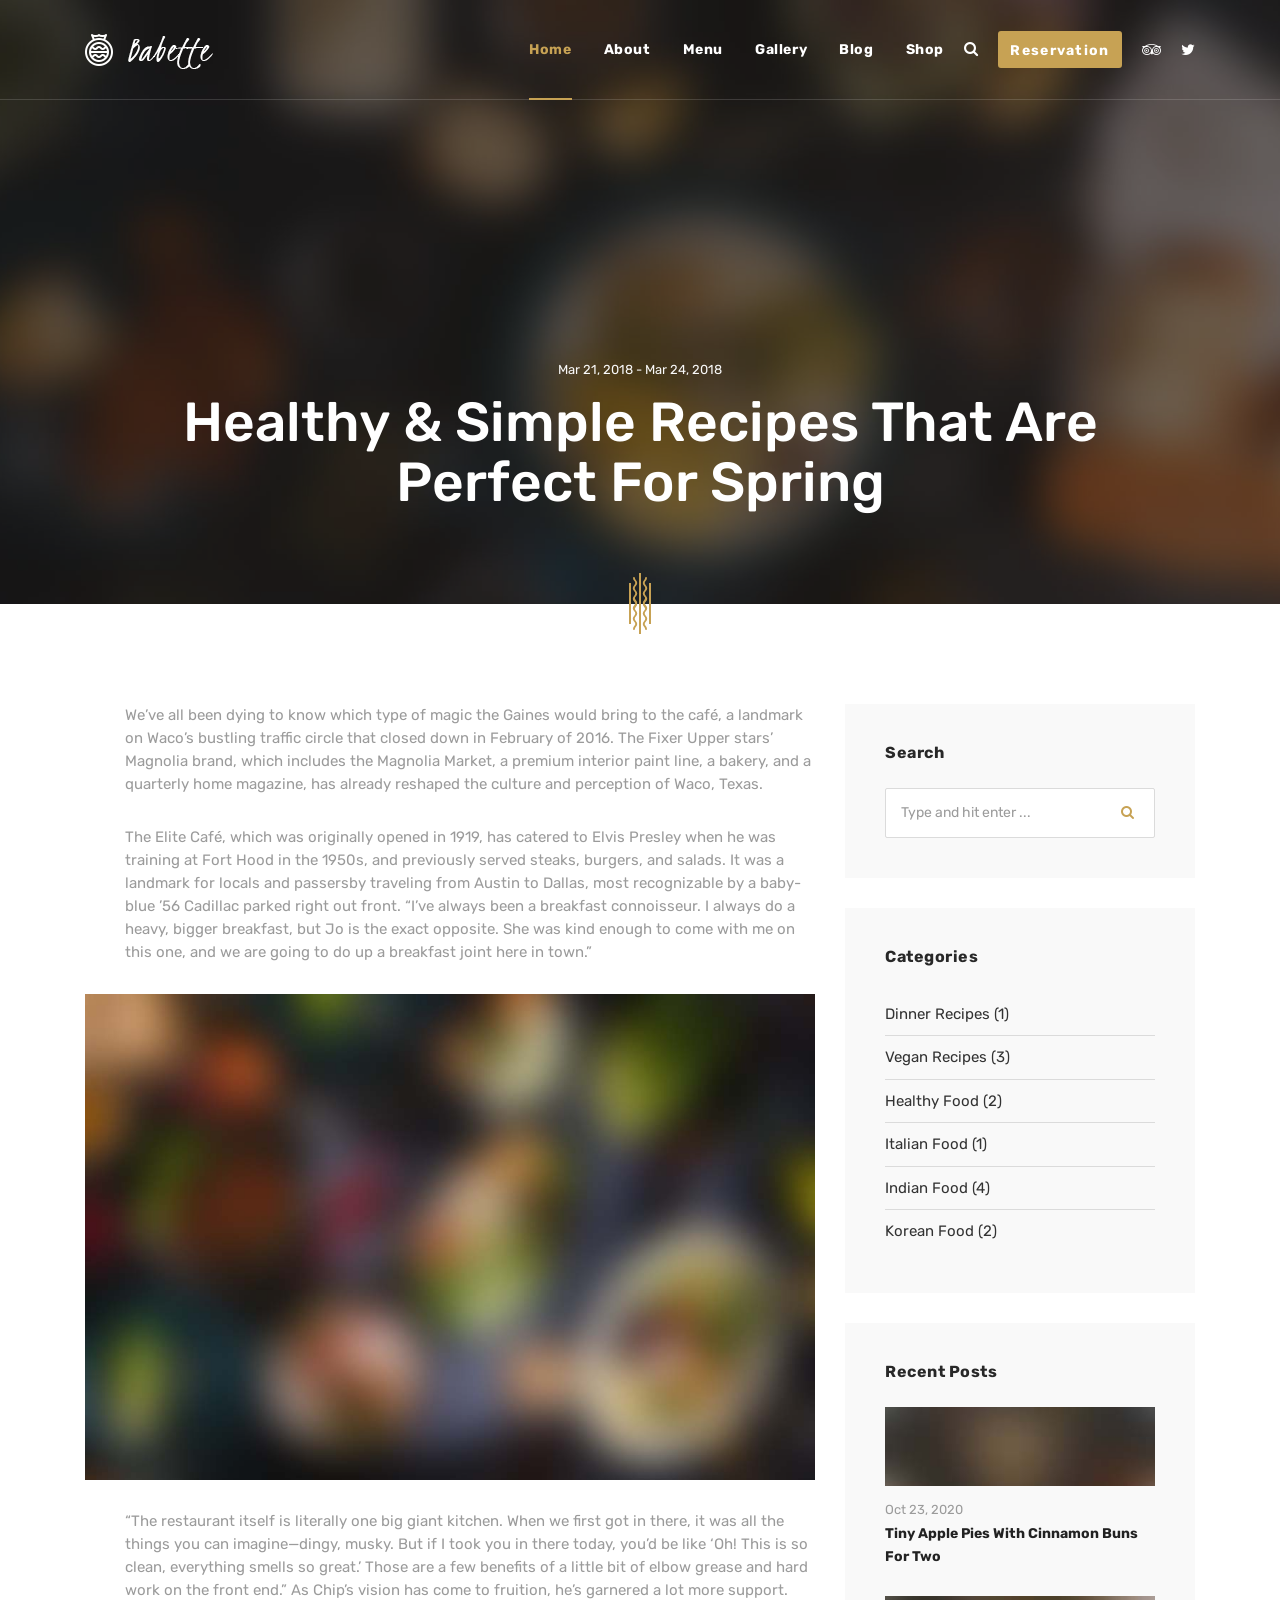
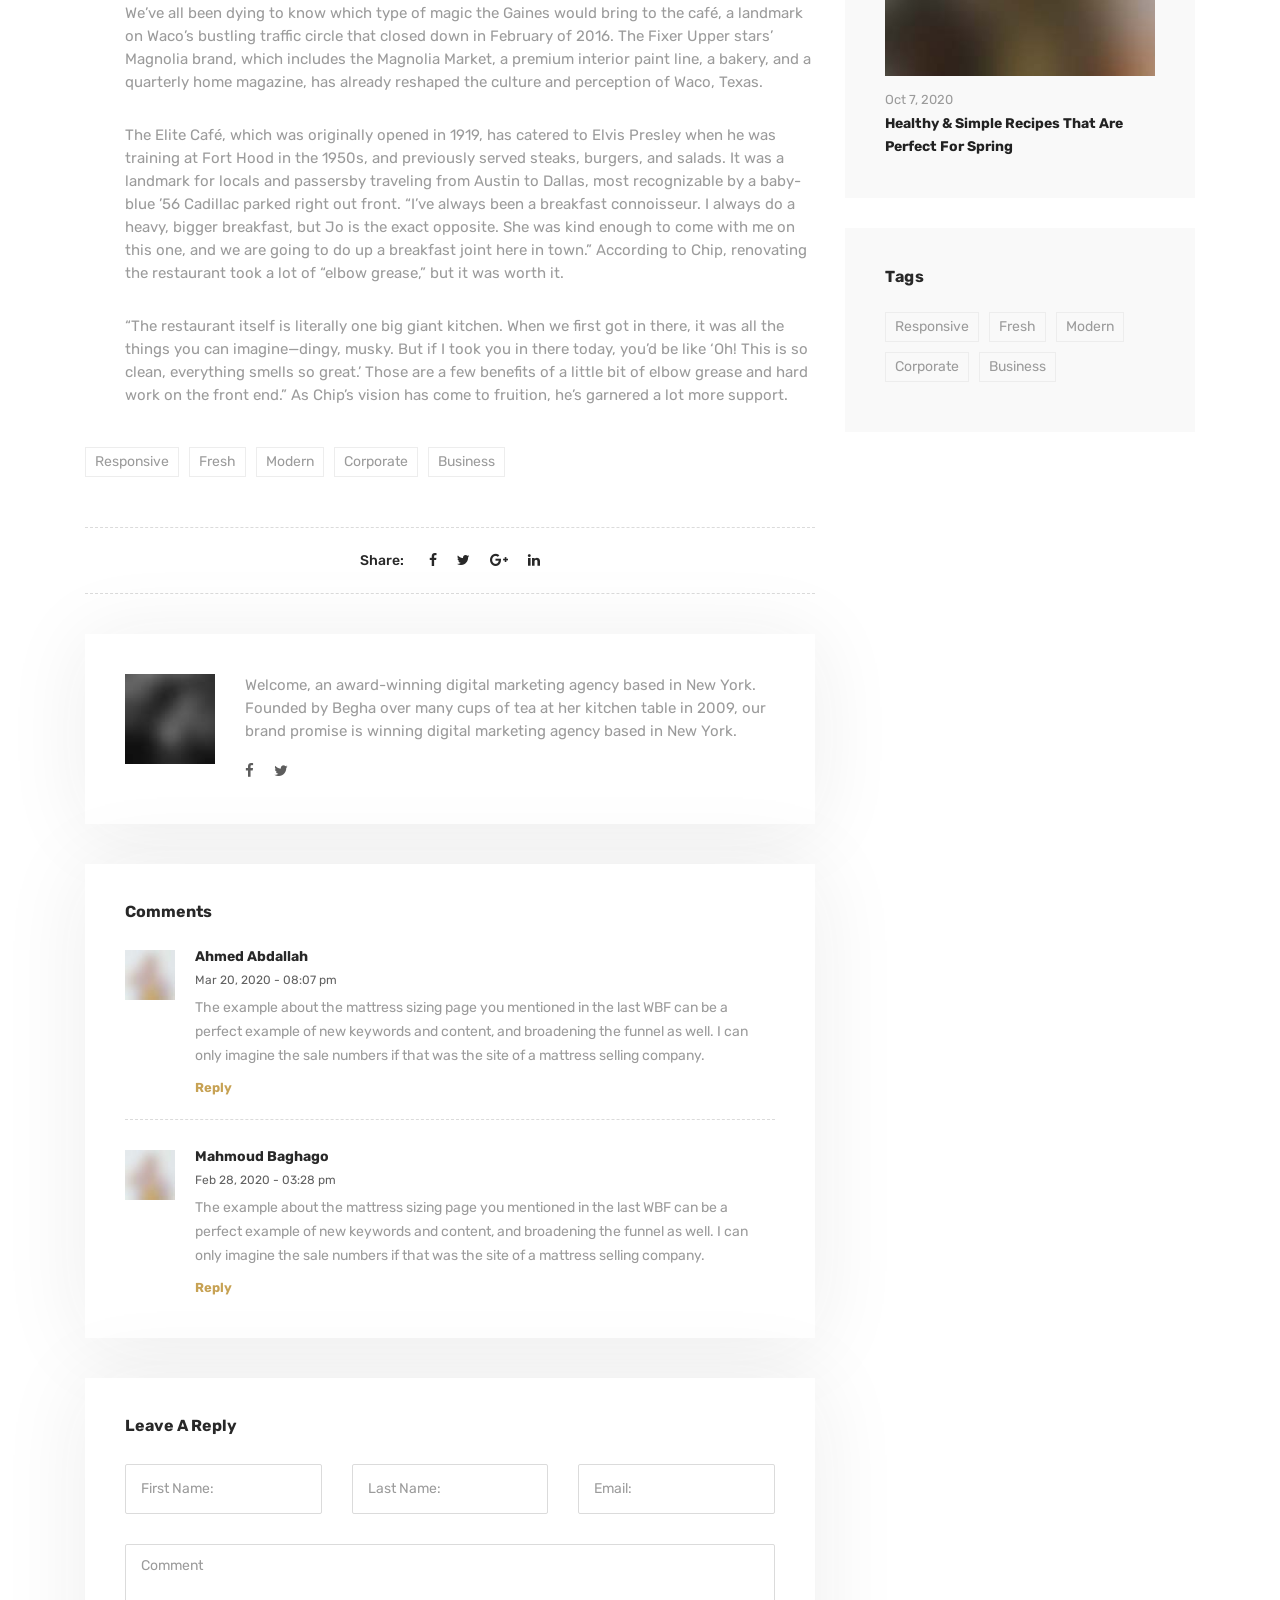
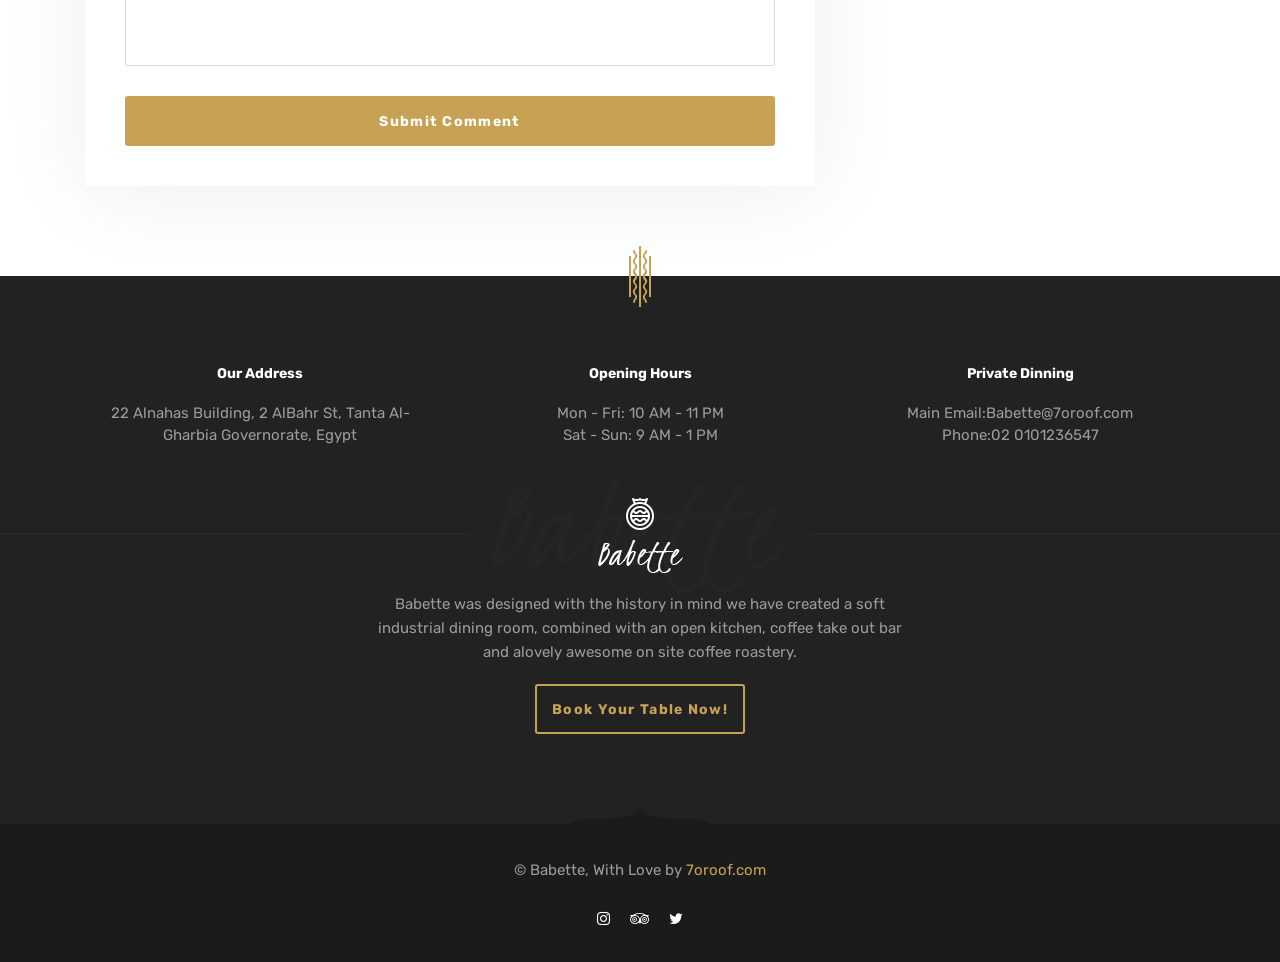
<file: Babette/blog-single-post.html>
<!DOCTYPE html>
<html lang="en">

<head>
  <meta charset="UTF-8" />
  <meta name="viewport" content="width=device-width, initial-scale=1.0" />
  <meta http-equiv="X-UA-Compatible" content="ie=edge" />
  <meta name="description" content="Babette">
  <link href="assets/images/favicon/favicon.png" rel="icon">
  <title>Babette</title>
  <link rel="stylesheet"
    href="https://fonts.googleapis.com/css?family=Rubik:400,500,700%7cShadows+Into+Light&display=swap">
  <link rel="stylesheet" href="assets/css/libraries.css" />
  <link rel="stylesheet" href="assets/css/style.css" />
</head>

<body>
  <div class="wrapper">
    <!-- =========================
        Header
    =========================== -->
    <header id="header" class="header header-transparent header-layout1">
      <nav class="navbar navbar-expand-lg sticky-navbar">
        <div class="container">
          <a class="navbar-brand" href="index.html">
            <img src="assets/images/logo/logo-light.png" class="logo-light" alt="logo">
            <img src="assets/images/logo/logo-dark.png" class="logo-dark" alt="logo">
          </a>
          <button class="navbar-toggler" type="button">
            <span class="menu-lines"><span></span></span>
          </button>
          <div class="collapse navbar-collapse" id="mainNavigation">
            <ul class="navbar-nav ml-auto">
              <li class="nav__item with-dropdown">
                <a href="#" data-toggle="dropdown" class="dropdown-toggle nav__item-link active">Home</a>
                <ul class="dropdown-menu">
                  <li class="nav__item"><a href="index.html" class="nav__item-link">Home Main</a></li>
                  <!-- /.nav-item -->
                  <li class="nav__item"><a href="home-gourmet.html" class="nav__item-link">Home Gourmet</a></li>
                  <!-- /.nav-item -->
                  <li class="nav__item"><a href="home-classic.html" class="nav__item-link">Home Classic</a></li>
                  <!-- /.nav-item -->
                  <li class="nav__item"><a href="home-cafe.html" class="nav__item-link">Home Cafe</a></li>
                  <!-- /.nav-item -->
                </ul><!-- /.dropdown-menu -->
              </li><!-- /.nav-item -->
              <li class="nav__item with-dropdown">
                <a href="#" data-toggle="dropdown" class="dropdown-toggle nav__item-link">About</a>
                <ul class="dropdown-menu">
                  <li class="nav__item"><a href="our-story.html" class="nav__item-link">About Us</a></li>
                  <!-- /.nav-item -->
                  <li class="nav__item"><a href="our-chefs.html" class="nav__item-link">Our chefs</a></li>
                  <!-- /.nav-item -->
                  <li class="nav__item"><a href="our-guestbook.html" class="nav__item-link">Our Guestbook</a></li>
                  <!-- /.nav-item -->
                  <li class="nav__item"><a href="contacts.html" class="nav__item-link">Contact Us</a></li>
                  <!-- /.nav-item -->
                  <li class="nav__item"><a href="events.html" class="nav__item-link">Events</a></li>
                  <!-- /.nav-item -->
                  <li class="nav__item"><a href="event-single.html" class="nav__item-link">Event Single</a></li>
                  <!-- /.nav-item -->
                  <li class="nav__item"><a href="faqs.html" class="nav__item-link">FAQs</a></li> <!-- /.nav-item -->
                </ul><!-- /.dropdown-menu -->
              </li><!-- /.nav-item -->
              <li class="nav__item with-dropdown">
                <a href="#" data-toggle="dropdown" class="dropdown-toggle nav__item-link">Menu</a>
                <ul class="dropdown-menu">
                  <li class="nav__item"><a href="menu-classic.html" class="nav__item-link">Menu Classic</a></li>
                  <!-- /.nav-item -->
                  <li class="nav__item"><a href="menu-mixed.html" class="nav__item-link">Menu Mixed</a></li>
                  <!-- /.nav-item -->
                  <li class="nav__item"><a href="menu-board.html" class="nav__item-link">Menu Board</a></li>
                  <!-- /.nav-item -->
                  <li class="nav__item"><a href="menu-gallery.html" class="nav__item-link">Menu Gallery</a></li>
                  <!-- /.nav-item -->
                </ul><!-- /.dropdown-menu -->
              </li><!-- /.nav-item -->
              <li class="nav__item with-dropdown">
                <a href="#" data-toggle="dropdown" class="dropdown-toggle nav__item-link">Gallery</a>
                <ul class="dropdown-menu">
                  <li class="nav__item"><a href="gallery-grid.html" class="nav__item-link">Gallery grid</a></li>
                  <!-- /.nav-item -->
                  <li class="nav__item"><a href="gallery-fullwidth.html" class="nav__item-link">Gallery Fullwidth</a>
                  </li><!-- /.nav-item -->
                </ul><!-- /.dropdown-menu -->
              </li><!-- /.nav-item -->
              <li class="nav__item with-dropdown">
                <a href="#" data-toggle="dropdown" class="dropdown-toggle nav__item-link">Blog</a>
                <ul class="dropdown-menu">
                  <li class="nav__item"><a href="blog-carousel.html" class="nav__item-link">blog carousel</a></li>
                  <li class="nav__item dropdown-submenu">
                    <a href="#" data-toggle="dropdown" class="dropdown-toggle nav__item-link">Blog Grid</a>
                    <ul class="dropdown-menu">
                      <li class="nav__item">
                        <a href="blog-grid-sidebar.html" class="nav__item-link">Grid Sidebar</a>
                      </li><!-- /.nav-item -->
                      <li class="nav__item">
                        <a href="blog-grid.html" class="nav__item-link">No Sidebar</a>
                      </li><!-- /.nav-item -->
                    </ul><!-- /.dropdown-menu -->
                  </li><!-- /.nav-item -->
                  <li class="nav__item"><a href="blog-standard.html" class="nav__item-link">blog standard</a></li>
                  <!-- /.nav-item -->
                  <li class="nav__item"><a href="blog-single-post.html" class="nav__item-link">single post</a></li>
                  <!-- /.nav-item -->
                </ul><!-- /.dropdown-menu -->
              </li><!-- /.nav-item -->
              <li class="nav__item with-dropdown">
                <a href="#" data-toggle="dropdown" class="dropdown-toggle nav__item-link">Shop</a>
                <ul class="dropdown-menu">
                  <li class="nav__item"><a href="shop.html" class="nav__item-link">our Shop</a></li>
                  <!-- /.nav-item -->
                  <li class="nav__item"><a href="shop-sidebar.html" class="nav__item-link">Shop with Sidebar</a></li>
                  <!-- /.nav-item -->
                  <li class="nav__item"><a href="shop-single-product.html" class="nav__item-link">Single Product</a>
                  </li><!-- /.nav-item -->
                  <li class="nav__item"><a href="shopping-cart.html" class="nav__item-link">cart</a></li>
                  <!-- /.nav-item -->
                </ul><!-- /.dropdown-menu -->
              </li><!-- /.nav-item -->
              <!-- /.nav-item -->
            </ul><!-- /.navbar-nav -->
          </div><!-- /.navbar-collapse -->
          <div class="navbar-actions-wrap">
            <div class="navbar-actions d-flex align-items-center">
              <a href="#" class="navbar__action-btn search-popup-trigger"><i class="fa fa-search"></i></a>
              <a href="reservation.html"
                class="navbar__action-btn navbar__action-btn-reserve btn btn__primary">Reservation</a>
              <ul class="social__icons">
                <li><a href="#"><i class="fa fa-tripadvisor"></i></a></li>
                <li><a href="#"><i class="fa fa-twitter"></i></a></li>
              </ul><!-- /.social__icons -->
            </div><!-- /.navbar-actions -->
          </div><!-- /.navbar-actions-wrap -->
        </div><!-- /.container -->
      </nav><!-- /.navabr -->
    </header><!-- /.Header -->


    <!-- ========================
       page title 
    =========================== -->
    <section id="page-title" class="page-title page-title-layout2 text-center bg-overlay bg-overlay-2 bg-parallax">
      <div class="bg-img"><img src="assets/images/backgrounds/9.jpg" alt="background"></div>
      <svg class="pagetitle__divider-shape" xmlns="http://www.w3.org/2000/svg" width="22" height="61"
        viewBox="0 0 22 61">
        <path
          d="M799,769h2v61h-2V769Zm8,24.8a0.969,0.969,0,0,0-1.911,0,3.012,3.012,0,0,1-.883,2.16,4.486,4.486,0,0,0,0,6.136,3.083,3.083,0,0,1,0,4.32,4.486,4.486,0,0,0,0,6.136,3.088,3.088,0,0,1,0,4.325,4.5,4.5,0,0,0,0,6.142,3.014,3.014,0,0,1,.884,2.163,0.969,0.969,0,0,0,1.911,0,4.414,4.414,0,0,0-1.213-3.07,3.091,3.091,0,0,1,0-4.328,4.491,4.491,0,0,0,0-6.14,3.08,3.08,0,0,1,0-4.319,4.488,4.488,0,0,0,0-6.137,3.081,3.081,0,0,1,0-4.32A4.407,4.407,0,0,0,807,793.8Zm0-20a0.969,0.969,0,0,0-1.911,0,3.014,3.014,0,0,1-.883,2.16,4.486,4.486,0,0,0,0,6.136,3.083,3.083,0,0,1,0,4.32,4.488,4.488,0,0,0,0,6.137,3.087,3.087,0,0,1,0,4.324,4.5,4.5,0,0,0,0,6.142,3.014,3.014,0,0,1,.884,2.163,0.969,0.969,0,0,0,1.911,0,4.414,4.414,0,0,0-1.213-3.07,3.089,3.089,0,0,1,0-4.327,4.491,4.491,0,0,0,0-6.14,3.081,3.081,0,0,1,0-4.32,4.488,4.488,0,0,0,0-6.137,3.081,3.081,0,0,1,0-4.32A4.409,4.409,0,0,0,807,773.8ZM793,793.8a0.969,0.969,0,0,1,1.911,0,3.012,3.012,0,0,0,.883,2.16,4.486,4.486,0,0,1,0,6.136,3.083,3.083,0,0,0,0,4.32,4.486,4.486,0,0,1,0,6.136,3.088,3.088,0,0,0,0,4.325,4.5,4.5,0,0,1,0,6.142,3.014,3.014,0,0,0-.884,2.163,0.969,0.969,0,0,1-1.911,0,4.414,4.414,0,0,1,1.213-3.07,3.091,3.091,0,0,0,0-4.328,4.491,4.491,0,0,1,0-6.14,3.08,3.08,0,0,0,0-4.319,4.488,4.488,0,0,1,0-6.137,3.081,3.081,0,0,0,0-4.32A4.407,4.407,0,0,1,793,793.8Zm0-20a0.969,0.969,0,0,1,1.911,0,3.014,3.014,0,0,0,.883,2.16,4.486,4.486,0,0,1,0,6.136,3.083,3.083,0,0,0,0,4.32,4.488,4.488,0,0,1,0,6.137,3.087,3.087,0,0,0,0,4.324,4.5,4.5,0,0,1,0,6.142,3.014,3.014,0,0,0-.884,2.163,0.969,0.969,0,0,1-1.911,0,4.414,4.414,0,0,1,1.213-3.07,3.089,3.089,0,0,0,0-4.327,4.491,4.491,0,0,1,0-6.14,3.081,3.081,0,0,0,0-4.32,4.488,4.488,0,0,1,0-6.137,3.081,3.081,0,0,0,0-4.32A4.409,4.409,0,0,1,793,773.8Zm-4,5.2h2v41h-2V779Zm20,0h2v41h-2V779Z"
          transform="translate(-789 -769)"></path>
      </svg>
      <div class="container">
        <div class="row">
          <div class="col-sm-12 col-md-12 col-lg-10 offset-lg-1">
            <span class="pagetitle__subheading">Mar 21, 2018 - Mar 24, 2018</span>
            <h1 class="pagetitle__heading">Healthy & Simple Recipes That
              Are Perfect for Spring </h1>
          </div><!-- /.col-lg-10 -->
        </div><!-- /.row -->
      </div><!-- /.container -->
    </section><!-- /.page-title -->

    <!-- ======================
      Blog Single
    ========================= -->
    <section id="blogSingleRightSidebar" class="blog blog-single pb-50">
      <div class="container">
        <div class="row">
          <div class="col-sm-12 col-md-12 col-lg-8">
            <div class="post-item">
              <div class="post__content">
                <div class="post__desc">
                  <p>We’ve all been dying to know which type of magic the Gaines would bring to the café, a landmark on
                    Waco’s bustling traffic circle that closed down in February of 2016. The Fixer Upper stars’ Magnolia
                    brand, which includes the Magnolia Market, a premium interior paint line, a bakery, and a quarterly
                    home magazine, has already reshaped the culture and perception of Waco, Texas.</p>
                  <p>The Elite Café, which was originally opened in 1919, has catered to Elvis Presley when he was
                    training at Fort Hood in the 1950s, and previously served steaks, burgers, and salads. It was a
                    landmark for locals and passersby traveling from Austin to Dallas, most recognizable by a baby-blue
                    ’56 Cadillac parked right out front. “I’ve always been a breakfast connoisseur. I always do a heavy,
                    bigger breakfast, but Jo is the exact opposite. She was kind enough to come with me on this one, and
                    we are going to do up a breakfast joint here in town.” </p>
                  <div class="post__img">
                    <a href="#">
                      <img src="assets/images/blog/grid/2.jpg" alt="post image">
                    </a>
                  </div><!-- /.post-img -->
                  <p>“The restaurant itself is literally one big giant kitchen. When we first got in there, it was all
                    the things you can imagine—dingy, musky. But if I took you in there today, you’d be like ‘Oh! This
                    is so clean, everything smells so great.’ Those are a few benefits of a little bit of elbow grease
                    and hard work on the front end.” As Chip’s vision has come to fruition, he’s garnered a lot more
                    support. We’ve all been dying to know which type of magic the Gaines would bring to the café, a
                    landmark on Waco’s bustling traffic circle that closed down in February of 2016. The Fixer Upper
                    stars’ Magnolia brand, which includes the Magnolia Market, a premium interior paint line, a bakery,
                    and a quarterly home magazine, has already reshaped the culture and perception of Waco, Texas.</p>
                  <p>The Elite Café, which was originally opened in 1919, has catered to Elvis Presley when he was
                    training at Fort Hood in the 1950s, and previously served steaks, burgers, and salads. It was a
                    landmark for locals and passersby traveling from Austin to Dallas, most recognizable by a baby-blue
                    ’56 Cadillac parked right out front. “I’ve always been a breakfast connoisseur. I always do a heavy,
                    bigger breakfast, but Jo is the exact opposite. She was kind enough to come with me on this one, and
                    we are going to do up a breakfast joint here in town.” According to Chip, renovating the restaurant
                    took a lot of “elbow grease,” but it was worth it.</p>
                  <p>“The restaurant itself is literally one big giant kitchen. When we first got in there, it was all
                    the things you can imagine—dingy, musky. But if I took you in there today, you’d be like ‘Oh! This
                    is so clean, everything smells so great.’ Those are a few benefits of a little bit of elbow grease
                    and hard work on the front end.” As Chip’s vision has come to fruition, he’s garnered a lot more
                    support.</p>
                </div><!-- /.post-desc -->
              </div><!-- /.post-content -->
            </div><!-- /.post-item -->
            <div class="widget-tags mb-40">
              <ul class="list-unstyled">
                <li><a href="#">Responsive</a></li>
                <li><a href="#">Fresh</a></li>
                <li><a href="#">Modern</a></li>
                <li><a href="#">Corporate</a></li>
                <li><a href="#">Business</a></li>
              </ul>
            </div>
            <div class="blog-share mb-40">
              <h5 class="post__share-title">Share:</h5>
              <ul class="social__icons">
                <li><a href="#"><i class="fa fa-facebook"></i></a></li>
                <li><a href="#"><i class="fa fa-twitter"></i></a></li>
                <li><a href="#"><i class="fa fa-google-plus"></i></a></li>
                <li><a href="#"><i class="fa fa-linkedin"></i></a></li>
              </ul>
            </div><!-- /.post-share -->
            <div class="blog-widget blog-author">
              <div class="blog__author-avatar">
                <img src="assets/images/blog/author/1.jpg" alt="avatar">
              </div><!-- /.author-avatar  -->
              <div class="blog__author-content">
                <p class="blog__author-bio">Welcome, an award-winning digital marketing agency based in New York.
                  Founded by Begha over many cups of tea at her kitchen table in 2009, our brand promise is winning
                  digital marketing agency based in New York. </p>
                <ul class="social__icons">
                  <li><a href="#"><i class="fa fa-facebook"></i></a></li>
                  <li><a href="#"><i class="fa fa-twitter"></i></a></li>
                  <li><a href="#"><i class="fa fa-pintrest"></i></a></li>
                </ul>
              </div><!-- /.author-content  -->
            </div><!-- /.post-author  -->
            <div class="blog-widget blog-comments">
              <h5 class="blog__widget-title">comments</h5>
              <ul class="comments-list list-unstyled mb-0">
                <li class="comment__item">
                  <div class="comment__avatar">
                    <img src="assets/images/blog/author/2.jpg" alt="avatar">
                  </div>
                  <div class="comment__content">
                    <h6 class="comment__author">Ahmed Abdallah</h6>
                    <span class="comment__date">Mar 20, 2020 - 08:07 pm</span>
                    <p class="comment__desc">The example about the mattress sizing page you mentioned in the last WBF
                      can be a perfect example
                      of new keywords and content, and broadening the funnel as well. I can only imagine the sale
                      numbers if that was the site of a mattress selling company.</p>
                    <a class="comment__reply" href="#">reply</a>
                  </div>
                </li><!-- /.comment -->
                <li class="comment__item">
                  <div class="comment__avatar">
                    <img src="assets/images/blog/author/2.jpg" alt="avatar">
                  </div>
                  <div class="comment__content">
                    <h6 class="comment__author">Mahmoud Baghago</h6>
                    <span class="comment__date">Feb 28, 2020 - 03:28 pm</span>
                    <p class="comment__desc">The example about the mattress sizing page you mentioned in the last WBF
                      can be a perfect example
                      of new keywords and content, and broadening the funnel as well. I can only imagine the sale
                      numbers if that was the site of a mattress selling company.</p>
                    <a class="comment__reply" href="#">reply</a>
                  </div>
                </li><!-- /.comment -->
              </ul><!-- /.comments-list -->
            </div><!-- /.post-comments -->
            <div class="blog-widget blog-comments-form">
              <h5 class="blog__widget-title">Leave A Reply</h5>
              <form>
                <div class="row">
                  <div class="col-sm-12 col-md-4 col-lg-4">
                    <div class="form-group">
                      <input type="text" class="form-control" placeholder="First Name:">
                    </div><!-- /.form-group -->
                  </div><!-- /.col-lg-6 -->
                  <div class="col-sm-12 col-md-4 col-lg-4">
                    <div class="form-group">
                      <input type="text" class="form-control" placeholder="Last Name:">
                    </div><!-- /.form-group -->
                  </div><!-- /.col-lg-6 -->
                  <div class="col-sm-12 col-md-4 col-lg-4">
                    <div class="form-group">
                      <input type="email" class="form-control" placeholder="Email:">
                    </div><!-- /.form-group -->
                  </div><!-- /.col-lg-6 -->
                  <div class="col-sm-12 col-md-12 col-lg-12">
                    <div class="form-group">
                      <textarea class="form-control" placeholder="Comment"></textarea>
                    </div><!-- /.form-group -->
                  </div><!-- /.col-lg-12 -->
                  <div class="col-sm-12 col-md-12 col-lg-12">
                    <button type="submit" class="btn btn__primary btn__block">Submit Comment</button>
                  </div><!-- /.col-lg-12 -->
                </div><!-- /.row -->
              </form>
            </div><!-- /.post-comments-form -->
          </div><!-- /.col-lg-8 -->
          <div class="col-sm-12 col-md-12 col-lg-4">
            <aside class="sidebar">
              <div class="widget widget-search">
                <h5 class="widget__title">Search</h5>
                <div class="widget__content">
                  <form class="widget__form-search">
                    <input type="text" class="form-control" placeholder="Type and hit enter ...">
                    <button class="btn" type="submit"><i class="fa fa-search"></i></button>
                  </form>
                </div><!-- /.widget-content -->
              </div><!-- /.widget-search -->
              <div class="widget widget-categories">
                <h5 class="widget__title">categories</h5>
                <div class="widget-content">
                  <ul class="list-unstyled mb-0">
                    <li><a href="#">Dinner Recipes <span>(1)</span></a></li>
                    <li><a href="#">Vegan Recipes <span>(3)</span></a></li>
                    <li><a href="#">Healthy Food <span>(2)</span></a></li>
                    <li><a href="#">Italian Food <span>(1)</span></a></li>
                    <li><a href="#">Indian Food <span>(4)</span></a></li>
                    <li><a href="#">Korean Food <span>(2)</span></a></li>
                  </ul>
                </div><!-- /.widget-content -->
              </div><!-- /.widget-categories -->
              <div class="widget widget-posts">
                <h5 class="widget__title">Recent Posts</h5>
                <div class="widget__content">
                  <!-- post item #1 -->
                  <div class="widget-post-item">
                    <div class="widget__post-img">
                      <a href="#"><img src="assets/images/blog/thumbs/1.jpg" alt="product"></a>
                    </div><!-- /.widget-post-img -->
                    <div class="widget__post-content">
                      <span class="widget__post-date">Oct 23, 2020</span>
                      <h6 class="widget__post-title"><a href="#">Tiny Apple Pies with Cinnamon Buns for Two</a></h6>
                    </div><!-- /.widget-post-content -->
                  </div><!-- /.widget-post-item -->
                  <!-- post item #2 -->
                  <div class="widget-post-item">
                    <div class="widget__post-img">
                      <a href="#"><img src="assets/images/blog/thumbs/2.jpg" alt="product"></a>
                    </div><!-- /.widget-post-img -->
                    <div class="widget__post-content">
                      <span class="widget__post-date">Oct 7, 2020</span>
                      <h6 class="widget__post-title"><a href="#">Healthy & Simple Recipes That Are Perfect for
                          Spring</a></h6>
                    </div><!-- /.widget-post-content -->
                  </div><!-- /.widget-post-item -->
                </div><!-- /.widget-content -->
              </div><!-- /.widget-posts -->
              <div class="widget widget-tags">
                <h5 class="widget__title">Tags</h5>
                <div class="widget-content">
                  <ul class="list-unstyled">
                    <li><a href="#">Responsive</a></li>
                    <li><a href="#">Fresh</a></li>
                    <li><a href="#">Modern</a></li>
                    <li><a href="#">Corporate</a></li>
                    <li><a href="#">Business</a></li>
                  </ul>
                </div><!-- /.widget-content -->
              </div><!-- /.widget-Tags -->
            </aside><!-- /.sidebar -->
          </div><!-- /.col-lg-4 -->
        </div><!-- /.row -->
      </div><!-- /.container -->
    </section><!-- /.blog Single -->

    <!-- ========================
      Footer
    ========================== -->
    <footer id="footer" class="footer footer-layout1 text-center bg-dark">
      <div class="footer-inner">
        <div class="container">
          <div class="footer-top">
            <div class="row">
              <div class="col-sm-12 col-md-12 col-lg-12 position-static">
                <svg class="footer__divider-shape" xmlns="http://www.w3.org/2000/svg" width="22" height="61"
                  viewBox="0 0 22 61">
                  <path
                    d="M799,769h2v61h-2V769Zm8,24.8a0.969,0.969,0,0,0-1.911,0,3.012,3.012,0,0,1-.883,2.16,4.486,4.486,0,0,0,0,6.136,3.083,3.083,0,0,1,0,4.32,4.486,4.486,0,0,0,0,6.136,3.088,3.088,0,0,1,0,4.325,4.5,4.5,0,0,0,0,6.142,3.014,3.014,0,0,1,.884,2.163,0.969,0.969,0,0,0,1.911,0,4.414,4.414,0,0,0-1.213-3.07,3.091,3.091,0,0,1,0-4.328,4.491,4.491,0,0,0,0-6.14,3.08,3.08,0,0,1,0-4.319,4.488,4.488,0,0,0,0-6.137,3.081,3.081,0,0,1,0-4.32A4.407,4.407,0,0,0,807,793.8Zm0-20a0.969,0.969,0,0,0-1.911,0,3.014,3.014,0,0,1-.883,2.16,4.486,4.486,0,0,0,0,6.136,3.083,3.083,0,0,1,0,4.32,4.488,4.488,0,0,0,0,6.137,3.087,3.087,0,0,1,0,4.324,4.5,4.5,0,0,0,0,6.142,3.014,3.014,0,0,1,.884,2.163,0.969,0.969,0,0,0,1.911,0,4.414,4.414,0,0,0-1.213-3.07,3.089,3.089,0,0,1,0-4.327,4.491,4.491,0,0,0,0-6.14,3.081,3.081,0,0,1,0-4.32,4.488,4.488,0,0,0,0-6.137,3.081,3.081,0,0,1,0-4.32A4.409,4.409,0,0,0,807,773.8ZM793,793.8a0.969,0.969,0,0,1,1.911,0,3.012,3.012,0,0,0,.883,2.16,4.486,4.486,0,0,1,0,6.136,3.083,3.083,0,0,0,0,4.32,4.486,4.486,0,0,1,0,6.136,3.088,3.088,0,0,0,0,4.325,4.5,4.5,0,0,1,0,6.142,3.014,3.014,0,0,0-.884,2.163,0.969,0.969,0,0,1-1.911,0,4.414,4.414,0,0,1,1.213-3.07,3.091,3.091,0,0,0,0-4.328,4.491,4.491,0,0,1,0-6.14,3.08,3.08,0,0,0,0-4.319,4.488,4.488,0,0,1,0-6.137,3.081,3.081,0,0,0,0-4.32A4.407,4.407,0,0,1,793,793.8Zm0-20a0.969,0.969,0,0,1,1.911,0,3.014,3.014,0,0,0,.883,2.16,4.486,4.486,0,0,1,0,6.136,3.083,3.083,0,0,0,0,4.32,4.488,4.488,0,0,1,0,6.137,3.087,3.087,0,0,0,0,4.324,4.5,4.5,0,0,1,0,6.142,3.014,3.014,0,0,0-.884,2.163,0.969,0.969,0,0,1-1.911,0,4.414,4.414,0,0,1,1.213-3.07,3.089,3.089,0,0,0,0-4.327,4.491,4.491,0,0,1,0-6.14,3.081,3.081,0,0,0,0-4.32,4.488,4.488,0,0,1,0-6.137,3.081,3.081,0,0,0,0-4.32A4.409,4.409,0,0,1,793,773.8Zm-4,5.2h2v41h-2V779Zm20,0h2v41h-2V779Z"
                    transform="translate(-789 -769)"></path>
                </svg>
              </div><!-- /.col-lg-12 -->
              <div class="col-sm-12 col-md-12 col-lg-4">
                <div class="contact-box">
                  <h6 class="contact__box-title">Our Address</h6>
                  <ul class="contact__box-list list-unstyled">
                    <li>22 Alnahas Building, 2 AlBahr St, Tanta Al-Gharbia Governorate, Egypt</li>
                  </ul>
                </div><!-- /.contact-box -->
              </div><!-- /.col-lg-4 -->
              <div class="col-sm-12 col-md-12 col-lg-4">
                <div class="contact-box">
                  <h6 class="contact__box-title">Opening Hours</h6>
                  <ul class="contact__box-list list-unstyled">
                    <li>Mon - Fri: 10 AM - 11 PM</li>
                    <li>Sat - Sun: 9 AM - 1 PM</li>
                  </ul>
                </div><!-- /.contact-box -->
              </div><!-- /.col-lg-4 -->
              <div class="col-sm-12 col-md-12 col-lg-4">
                <div class="contact-box">
                  <h6 class="contact__box-title">Private Dinning</h6>
                  <ul class="contact__box-list list-unstyled">
                    <li><span>Main Email:</span><a href="mailto:Babette@7oroof.com">Babette@7oroof.com</a></li>
                    <li><span>Phone:</span><a href="tel:020101236547">02 0101236547</a></li>
                  </ul>
                </div><!-- /.contact-box -->
              </div><!-- /.col-lg-4 -->
            </div><!-- /.row -->
          </div><!-- /.footer-top -->
          <div class="footer-middle">
            <div class="row">
              <div class="col-sm-12 col-md-12 col-lg-12 position-static">
                <div class="footer__logo-wrap text-center">
                  <img src="assets/images/logo/footer-logo.png" alt="logo" class="footer__logo">
                </div>
              </div><!-- /.col-lg-12 -->
            </div><!-- /.row -->
            <div class="row">
              <div class="col-sm-12 col-md-12 col-lg-6 offset-lg-3">
                <p class="mb-20">Babette was designed with the history in mind we have created a soft industrial dining
                  room, combined with an open kitchen, coffee take out bar and alovely awesome on site coffee roastery.
                </p>
                <a href="reservation.html" class="btn btn__primary btn__bordered btn__lg">Book Your Table Now!</a>
              </div><!-- /.col-lg-6 -->
            </div><!-- /.row -->
          </div><!-- /.footer-middle -->
        </div><!-- /.container -->
        <div class="footer-bottom">
          <div class="container">
            <div class="row">
              <div class="col-sm-12 col-md-12 col-lg-12">
                <div class="footer__copyright mb-30">
                  <span>&copy; Babette, With Love by </span>
                  <a href="http://themeforest.net/user/7oroof" class="color-theme">7oroof.com</a>
                </div>
                <ul class="social__icons social__icons-white justify-content-center">
                  <li><a href="#"><i class="fa fa-instagram"></i></a></li>
                  <li><a href="#"><i class="fa fa-tripadvisor"></i></a></li>
                  <li><a href="#"><i class="fa fa-twitter"></i></a></li>
                </ul><!-- /.social__icons -->
              </div>
            </div><!-- /.row -->
          </div><!-- /.container -->
          <svg class="footer__divider-shape-bottom" xmlns="http://www.w3.org/2000/svg" width="142" height="17"
            viewBox="0 0 142 17">
            <path
              d="M800,600V583c8.782,15.985,46.811,11.315,56,12a35.721,35.721,0,0,1,15,5m-71,0V583c-8.782,15.985-46.811,11.315-56,12a35.717,35.717,0,0,0-15,5"
              transform="translate(-729 -583)"></path>
          </svg>
        </div><!-- /.Footer-bottom -->
      </div><!-- /.Footer-inner -->
    </footer><!-- /.Footer -->
    <button id="scrollTopBtn"><i class="fa fa-angle-up"></i></button>

    <div class="search-popup">
      <i class="fa fa-times close-search"></i>
      <form class="module__search-form">
        <input type="text" class="search__input" placeholder="Type Words Then Enter">
        <button class="module__search-btn"><i class="fa fa-search"></i></button>
      </form>
    </div><!-- /.search-popup -->

  </div>
  <!-- /.wrapper -->

  <script src="assets/js/jquery-3.3.1.min.js"></script>
  <script src="assets/js/plugins.js"></script>
  <script src="assets/js/main.js"></script>
</body>

</html>
</file>
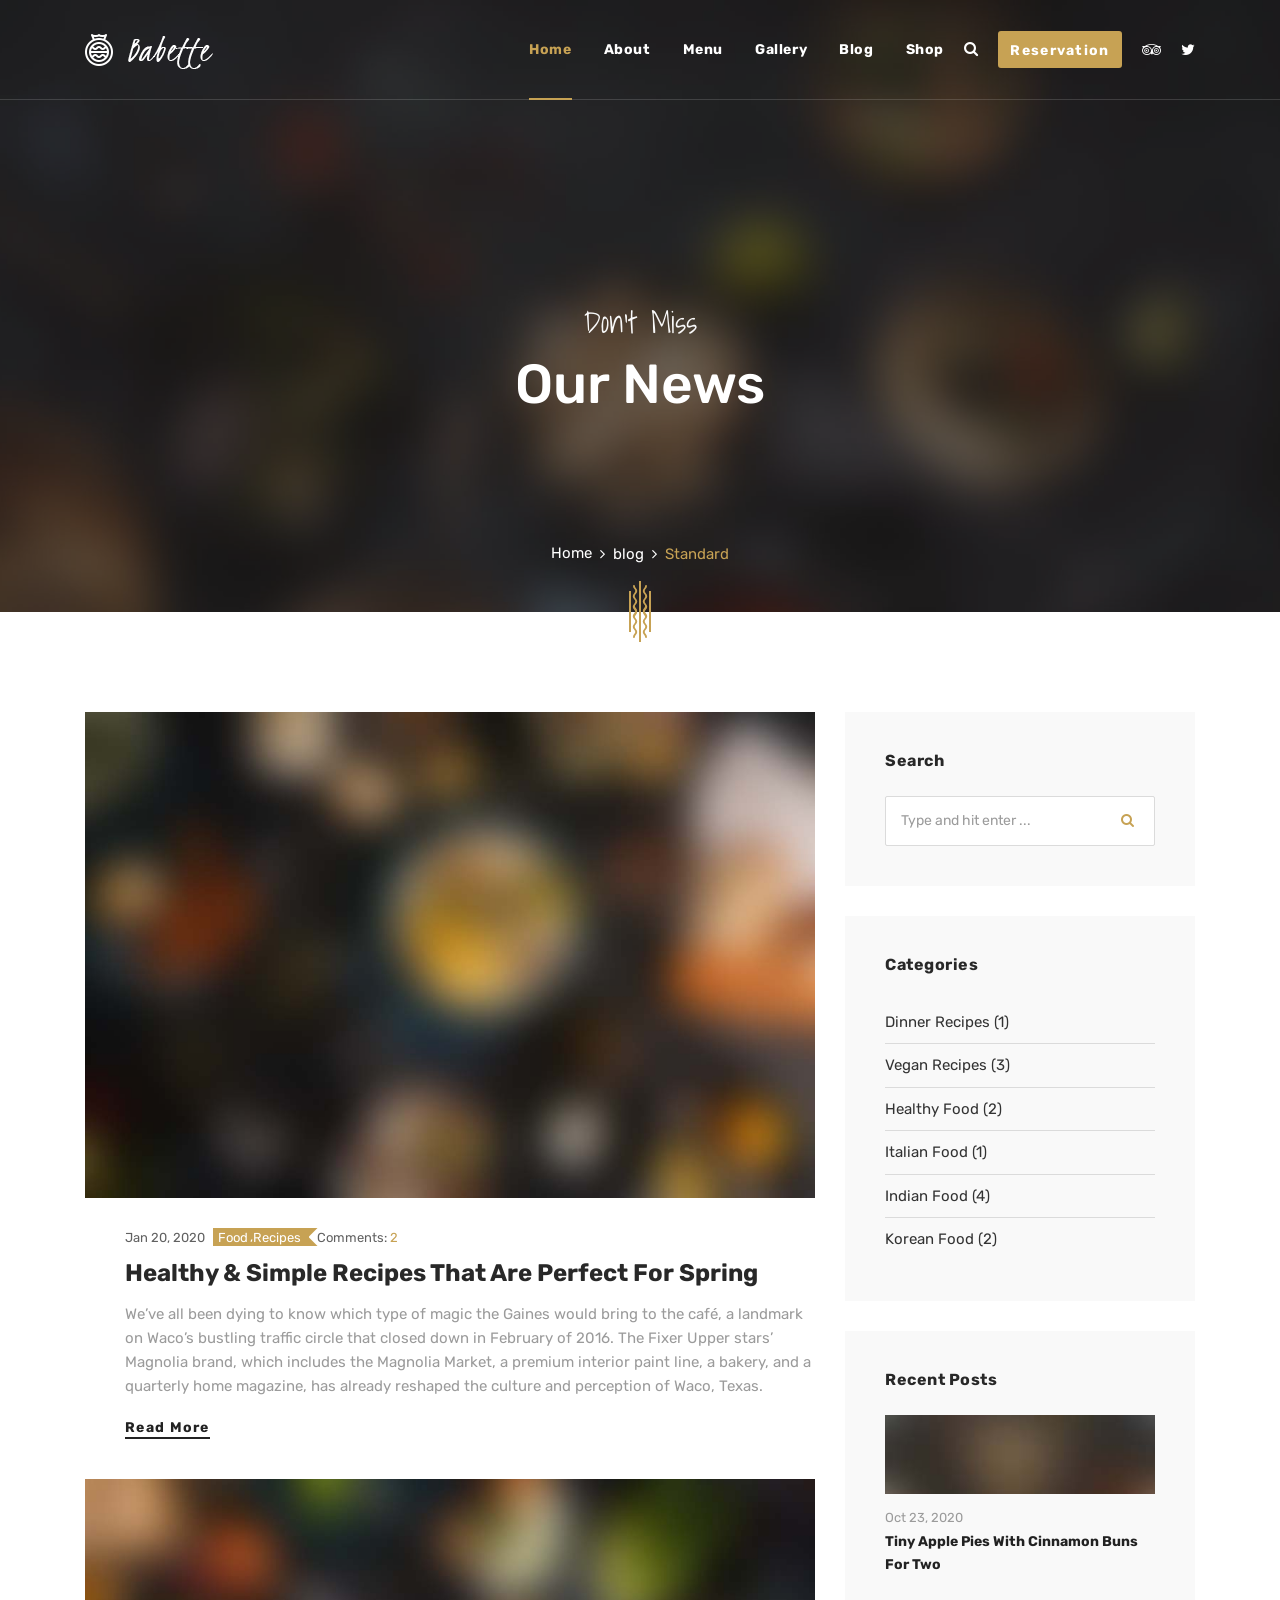
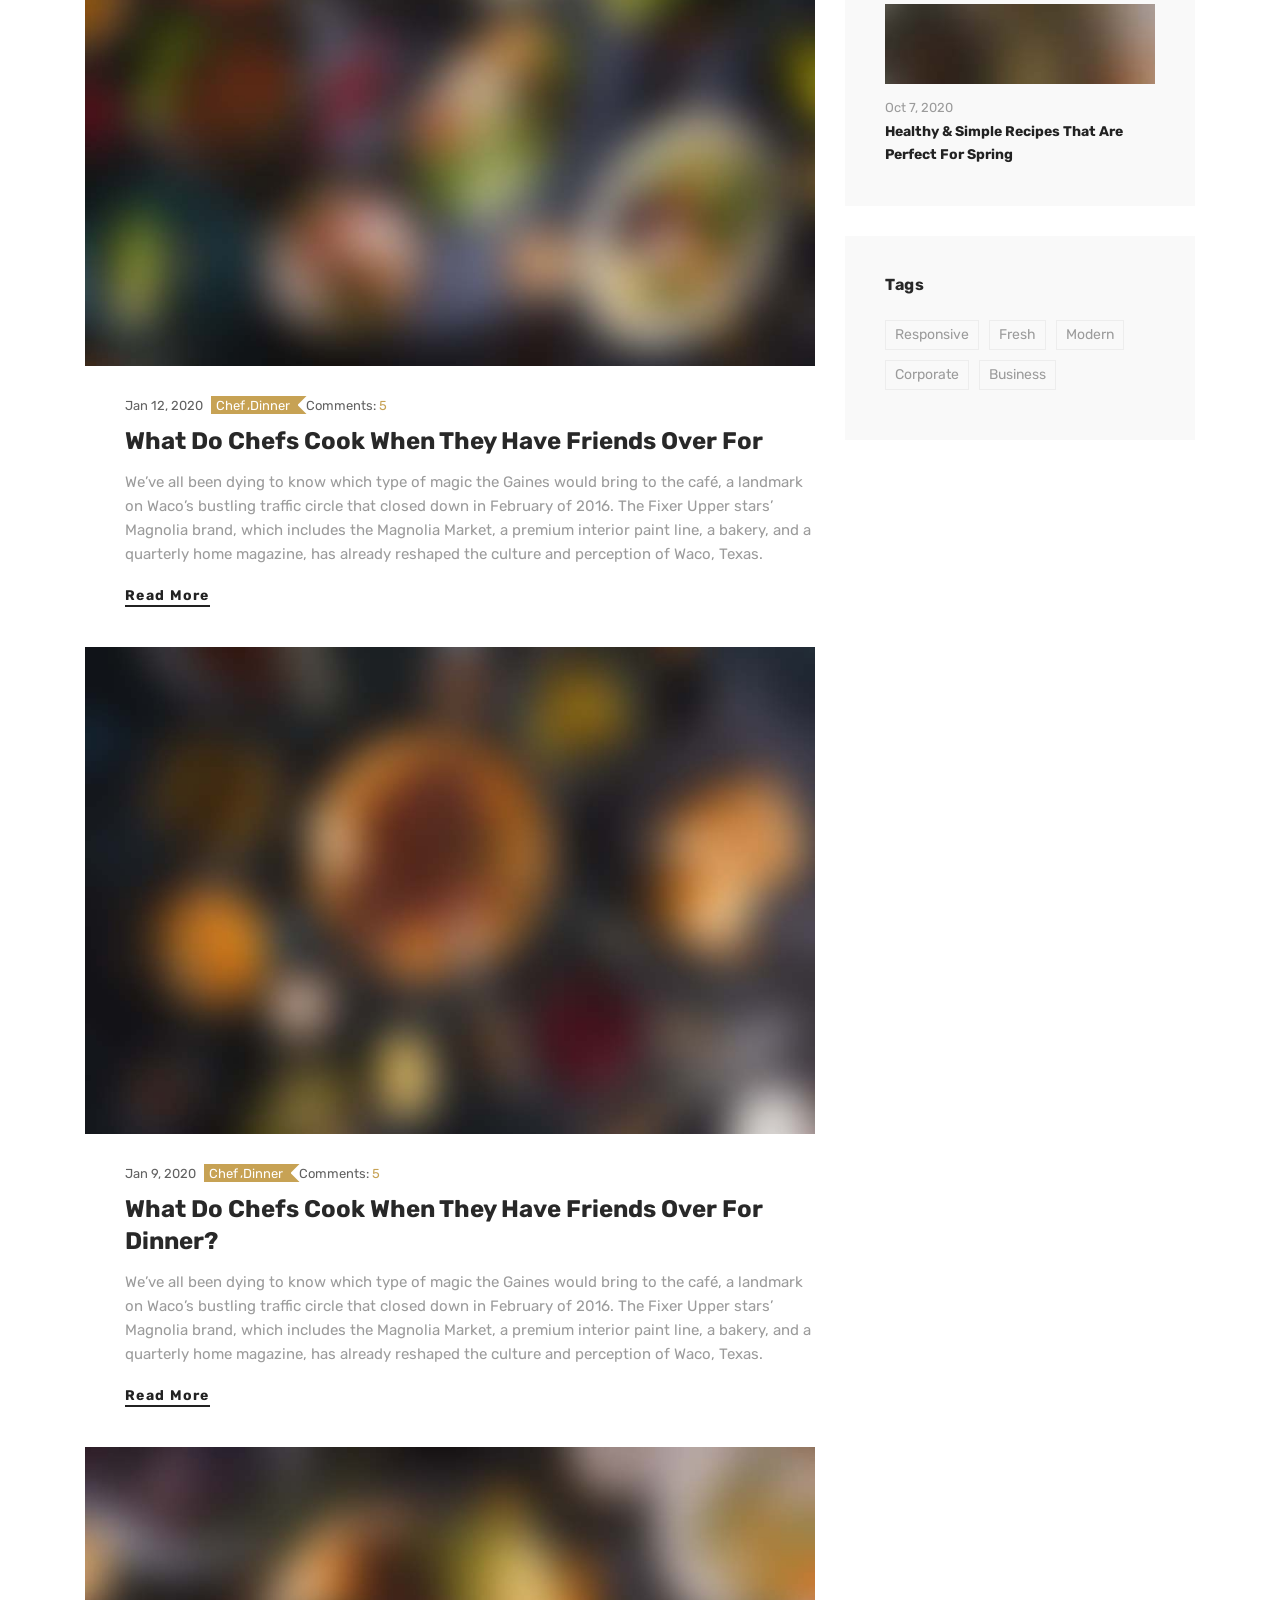
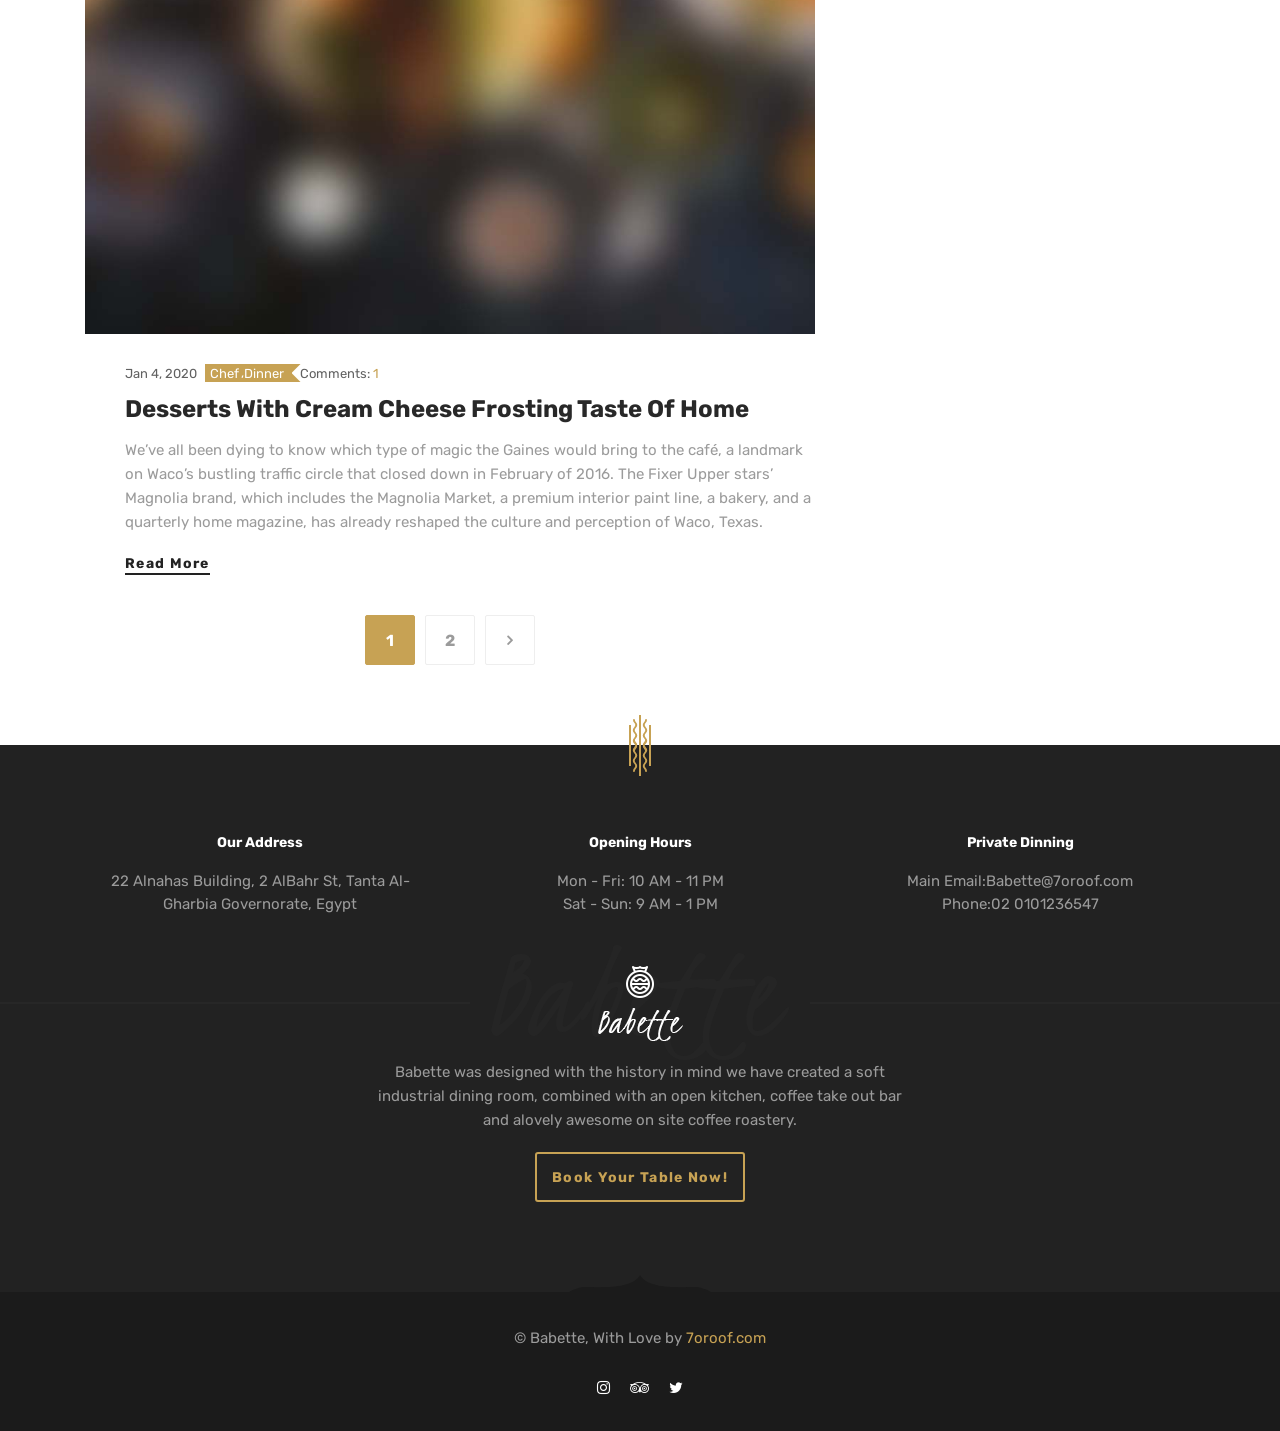
<file: Babette/blog-standard.html>
<!DOCTYPE html>
<html lang="en">

<head>
  <meta charset="UTF-8" />
  <meta name="viewport" content="width=device-width, initial-scale=1.0" />
  <meta http-equiv="X-UA-Compatible" content="ie=edge" />
  <meta name="description" content="Babette">
  <link href="assets/images/favicon/favicon.png" rel="icon">
  <title>Babette</title>
  <link rel="stylesheet"
    href="https://fonts.googleapis.com/css?family=Rubik:400,500,700%7cShadows+Into+Light&display=swap">
  <link rel="stylesheet" href="assets/css/libraries.css" />
  <link rel="stylesheet" href="assets/css/style.css" />
</head>

<body>
  <div class="wrapper">
    <!-- =========================
        Header
    =========================== -->
    <header id="header" class="header header-transparent header-layout1">
      <nav class="navbar navbar-expand-lg sticky-navbar">
        <div class="container">
          <a class="navbar-brand" href="index.html">
            <img src="assets/images/logo/logo-light.png" class="logo-light" alt="logo">
            <img src="assets/images/logo/logo-dark.png" class="logo-dark" alt="logo">
          </a>
          <button class="navbar-toggler" type="button">
            <span class="menu-lines"><span></span></span>
          </button>
          <div class="collapse navbar-collapse" id="mainNavigation">
            <ul class="navbar-nav ml-auto">
              <li class="nav__item with-dropdown">
                <a href="#" data-toggle="dropdown" class="dropdown-toggle nav__item-link active">Home</a>
                <ul class="dropdown-menu">
                  <li class="nav__item"><a href="index.html" class="nav__item-link">Home Main</a></li>
                  <!-- /.nav-item -->
                  <li class="nav__item"><a href="home-gourmet.html" class="nav__item-link">Home Gourmet</a></li>
                  <!-- /.nav-item -->
                  <li class="nav__item"><a href="home-classic.html" class="nav__item-link">Home Classic</a></li>
                  <!-- /.nav-item -->
                  <li class="nav__item"><a href="home-cafe.html" class="nav__item-link">Home Cafe</a></li>
                  <!-- /.nav-item -->
                </ul><!-- /.dropdown-menu -->
              </li><!-- /.nav-item -->
              <li class="nav__item with-dropdown">
                <a href="#" data-toggle="dropdown" class="dropdown-toggle nav__item-link">About</a>
                <ul class="dropdown-menu">
                  <li class="nav__item"><a href="our-story.html" class="nav__item-link">About Us</a></li>
                  <!-- /.nav-item -->
                  <li class="nav__item"><a href="our-chefs.html" class="nav__item-link">Our chefs</a></li>
                  <!-- /.nav-item -->
                  <li class="nav__item"><a href="our-guestbook.html" class="nav__item-link">Our Guestbook</a></li>
                  <!-- /.nav-item -->
                  <li class="nav__item"><a href="contacts.html" class="nav__item-link">Contact Us</a></li>
                  <!-- /.nav-item -->
                  <li class="nav__item"><a href="events.html" class="nav__item-link">Events</a></li>
                  <!-- /.nav-item -->
                  <li class="nav__item"><a href="event-single.html" class="nav__item-link">Event Single</a></li>
                  <!-- /.nav-item -->
                  <li class="nav__item"><a href="faqs.html" class="nav__item-link">FAQs</a></li> <!-- /.nav-item -->
                </ul><!-- /.dropdown-menu -->
              </li><!-- /.nav-item -->
              <li class="nav__item with-dropdown">
                <a href="#" data-toggle="dropdown" class="dropdown-toggle nav__item-link">Menu</a>
                <ul class="dropdown-menu">
                  <li class="nav__item"><a href="menu-classic.html" class="nav__item-link">Menu Classic</a></li>
                  <!-- /.nav-item -->
                  <li class="nav__item"><a href="menu-mixed.html" class="nav__item-link">Menu Mixed</a></li>
                  <!-- /.nav-item -->
                  <li class="nav__item"><a href="menu-board.html" class="nav__item-link">Menu Board</a></li>
                  <!-- /.nav-item -->
                  <li class="nav__item"><a href="menu-gallery.html" class="nav__item-link">Menu Gallery</a></li>
                  <!-- /.nav-item -->
                </ul><!-- /.dropdown-menu -->
              </li><!-- /.nav-item -->
              <li class="nav__item with-dropdown">
                <a href="#" data-toggle="dropdown" class="dropdown-toggle nav__item-link">Gallery</a>
                <ul class="dropdown-menu">
                  <li class="nav__item"><a href="gallery-grid.html" class="nav__item-link">Gallery grid</a></li>
                  <!-- /.nav-item -->
                  <li class="nav__item"><a href="gallery-fullwidth.html" class="nav__item-link">Gallery Fullwidth</a>
                  </li><!-- /.nav-item -->
                </ul><!-- /.dropdown-menu -->
              </li><!-- /.nav-item -->
              <li class="nav__item with-dropdown">
                <a href="#" data-toggle="dropdown" class="dropdown-toggle nav__item-link">Blog</a>
                <ul class="dropdown-menu">
                  <li class="nav__item"><a href="blog-carousel.html" class="nav__item-link">blog carousel</a></li>
                  <li class="nav__item dropdown-submenu">
                    <a href="#" data-toggle="dropdown" class="dropdown-toggle nav__item-link">Blog Grid</a>
                    <ul class="dropdown-menu">
                      <li class="nav__item">
                        <a href="blog-grid-sidebar.html" class="nav__item-link">Grid Sidebar</a>
                      </li><!-- /.nav-item -->
                      <li class="nav__item">
                        <a href="blog-grid.html" class="nav__item-link">No Sidebar</a>
                      </li><!-- /.nav-item -->
                    </ul><!-- /.dropdown-menu -->
                  </li><!-- /.nav-item -->
                  <li class="nav__item"><a href="blog-standard.html" class="nav__item-link">blog standard</a></li>
                  <!-- /.nav-item -->
                  <li class="nav__item"><a href="blog-single-post.html" class="nav__item-link">single post</a></li>
                  <!-- /.nav-item -->
                </ul><!-- /.dropdown-menu -->
              </li><!-- /.nav-item -->
              <li class="nav__item with-dropdown">
                <a href="#" data-toggle="dropdown" class="dropdown-toggle nav__item-link">Shop</a>
                <ul class="dropdown-menu">
                  <li class="nav__item"><a href="shop.html" class="nav__item-link">our Shop</a></li>
                  <!-- /.nav-item -->
                  <li class="nav__item"><a href="shop-sidebar.html" class="nav__item-link">Shop with Sidebar</a></li>
                  <!-- /.nav-item -->
                  <li class="nav__item"><a href="shop-single-product.html" class="nav__item-link">Single Product</a>
                  </li><!-- /.nav-item -->
                  <li class="nav__item"><a href="shopping-cart.html" class="nav__item-link">cart</a></li>
                  <!-- /.nav-item -->
                </ul><!-- /.dropdown-menu -->
              </li><!-- /.nav-item -->
              <!-- /.nav-item -->
            </ul><!-- /.navbar-nav -->
          </div><!-- /.navbar-collapse -->
          <div class="navbar-actions-wrap">
            <div class="navbar-actions d-flex align-items-center">
              <a href="#" class="navbar__action-btn search-popup-trigger"><i class="fa fa-search"></i></a>
              <a href="reservation.html"
                class="navbar__action-btn navbar__action-btn-reserve btn btn__primary">Reservation</a>
              <ul class="social__icons">
                <li><a href="#"><i class="fa fa-tripadvisor"></i></a></li>
                <li><a href="#"><i class="fa fa-twitter"></i></a></li>
              </ul><!-- /.social__icons -->
            </div><!-- /.navbar-actions -->
          </div><!-- /.navbar-actions-wrap -->
        </div><!-- /.container -->
      </nav><!-- /.navabr -->
    </header><!-- /.Header -->

    <!-- ========================
       page title 
    =========================== -->
    <section id="page-title" class="page-title page-title-layout5 text-center bg-overlay bg-overlay-2 bg-parallax">
      <div class="bg-img"><img src="assets/images/backgrounds/8.jpg" alt="background"></div>
      <svg class="pagetitle__divider-shape" xmlns="http://www.w3.org/2000/svg" width="22" height="61"
        viewBox="0 0 22 61">
        <path
          d="M799,769h2v61h-2V769Zm8,24.8a0.969,0.969,0,0,0-1.911,0,3.012,3.012,0,0,1-.883,2.16,4.486,4.486,0,0,0,0,6.136,3.083,3.083,0,0,1,0,4.32,4.486,4.486,0,0,0,0,6.136,3.088,3.088,0,0,1,0,4.325,4.5,4.5,0,0,0,0,6.142,3.014,3.014,0,0,1,.884,2.163,0.969,0.969,0,0,0,1.911,0,4.414,4.414,0,0,0-1.213-3.07,3.091,3.091,0,0,1,0-4.328,4.491,4.491,0,0,0,0-6.14,3.08,3.08,0,0,1,0-4.319,4.488,4.488,0,0,0,0-6.137,3.081,3.081,0,0,1,0-4.32A4.407,4.407,0,0,0,807,793.8Zm0-20a0.969,0.969,0,0,0-1.911,0,3.014,3.014,0,0,1-.883,2.16,4.486,4.486,0,0,0,0,6.136,3.083,3.083,0,0,1,0,4.32,4.488,4.488,0,0,0,0,6.137,3.087,3.087,0,0,1,0,4.324,4.5,4.5,0,0,0,0,6.142,3.014,3.014,0,0,1,.884,2.163,0.969,0.969,0,0,0,1.911,0,4.414,4.414,0,0,0-1.213-3.07,3.089,3.089,0,0,1,0-4.327,4.491,4.491,0,0,0,0-6.14,3.081,3.081,0,0,1,0-4.32,4.488,4.488,0,0,0,0-6.137,3.081,3.081,0,0,1,0-4.32A4.409,4.409,0,0,0,807,773.8ZM793,793.8a0.969,0.969,0,0,1,1.911,0,3.012,3.012,0,0,0,.883,2.16,4.486,4.486,0,0,1,0,6.136,3.083,3.083,0,0,0,0,4.32,4.486,4.486,0,0,1,0,6.136,3.088,3.088,0,0,0,0,4.325,4.5,4.5,0,0,1,0,6.142,3.014,3.014,0,0,0-.884,2.163,0.969,0.969,0,0,1-1.911,0,4.414,4.414,0,0,1,1.213-3.07,3.091,3.091,0,0,0,0-4.328,4.491,4.491,0,0,1,0-6.14,3.08,3.08,0,0,0,0-4.319,4.488,4.488,0,0,1,0-6.137,3.081,3.081,0,0,0,0-4.32A4.407,4.407,0,0,1,793,793.8Zm0-20a0.969,0.969,0,0,1,1.911,0,3.014,3.014,0,0,0,.883,2.16,4.486,4.486,0,0,1,0,6.136,3.083,3.083,0,0,0,0,4.32,4.488,4.488,0,0,1,0,6.137,3.087,3.087,0,0,0,0,4.324,4.5,4.5,0,0,1,0,6.142,3.014,3.014,0,0,0-.884,2.163,0.969,0.969,0,0,1-1.911,0,4.414,4.414,0,0,1,1.213-3.07,3.089,3.089,0,0,0,0-4.327,4.491,4.491,0,0,1,0-6.14,3.081,3.081,0,0,0,0-4.32,4.488,4.488,0,0,1,0-6.137,3.081,3.081,0,0,0,0-4.32A4.409,4.409,0,0,1,793,773.8Zm-4,5.2h2v41h-2V779Zm20,0h2v41h-2V779Z"
          transform="translate(-789 -769)"></path>
      </svg>
      <div class="container">
        <div class="row">
          <div class="col-sm-12 col-md-12 col-lg-12">
            <span class="pagetitle__subheading">Don’t Miss</span>
            <h1 class="pagetitle__heading">Our News</h1>
            <nav aria-label="breadcrumb">
              <ol class="breadcrumb justify-content-center">
                <li class="breadcrumb-item"><a href="index.html">Home</a></li>
                <li class="breadcrumb-item"><a href="blog-grid.html">blog</a></li>
                <li class="breadcrumb-item active" aria-current="page">Standard</li>
              </ol>
            </nav>
          </div><!-- /.col-lg-12 -->
        </div><!-- /.row -->
      </div><!-- /.container -->
    </section><!-- /.page-title -->

    <!-- ======================
      Blog standard
    ========================= -->
    <section id="blogstandardRightSidebar" class="blog blog-standard pb-50">
      <div class="container">
        <div class="row">
          <div class="col-sm-12 col-md-12 col-lg-8">
            <!-- Post Item #1 -->
            <div class="post-item">
              <div class="post__img">
                <a href="#">
                  <img src="assets/images/blog/grid/1.jpg" alt="post image">
                </a>
              </div><!-- /.post-img -->
              <div class="post__content">
                <div class="post__meta">
                  <span class="post__meta-date">Jan 20, 2020</span>
                  <div class="post__meta-cat">
                    <a href="#">Food</a><a href="#">Recipes</a>
                  </div><!-- /.post-meta-cat -->
                  <span class="post__meta-comments-count">Comments: <span class="color-theme">2</span></span>
                </div><!-- /.post-meta -->
                <h4 class="post__title"><a href="#">Healthy & Simple Recipes That Are Perfect for Spring</a></h4>
                <p class="post__desc">We’ve all been dying to know which type of magic the Gaines would bring to the
                  café, a landmark on Waco’s bustling traffic circle that closed down in February of 2016. The Fixer
                  Upper stars’ Magnolia brand, which includes the Magnolia Market, a premium interior paint line, a
                  bakery, and a quarterly home magazine, has already reshaped the culture and perception of Waco, Texas.
                </p>
                <a href="#" class="btn btn__link btn__secondary">Read More</a>
              </div><!-- /.post-content -->
            </div><!-- /.post-item -->
            <!-- Post Item #2 -->
            <div class="post-item">
              <div class="post__img">
                <a href="#">
                  <img src="assets/images/blog/grid/2.jpg" alt="post image">
                </a>
              </div><!-- /.post-img -->
              <div class="post__content">
                <div class="post__meta">
                  <span class="post__meta-date">Jan 12, 2020</span>
                  <div class="post__meta-cat">
                    <a href="#">Chef</a><a href="#">Dinner</a>
                  </div><!-- /.post-meta-cat -->
                  <span class="post__meta-comments-count">Comments: <span class="color-theme">5</span></span>
                </div><!-- /.post-meta -->
                <h4 class="post__title"><a href="#">What do chefs cook when they have friends over for</a></h4>
                <p class="post__desc">We’ve all been dying to know which type of magic the Gaines would bring to the
                  café, a landmark on Waco’s bustling traffic circle that closed down in February of 2016. The Fixer
                  Upper stars’ Magnolia brand, which includes the Magnolia Market, a premium interior paint line, a
                  bakery, and a quarterly home magazine, has already reshaped the culture and perception of Waco, Texas.
                </p>
                <a href="#" class="btn btn__link btn__secondary">Read More</a>
              </div><!-- /.post-content -->
            </div><!-- /.post-item -->
            <!-- Post Item #3 -->
            <div class="post-item">
              <div class="post__img">
                <a href="#">
                  <img src="assets/images/blog/grid/3.jpg" alt="post image">
                </a>
              </div><!-- /.post-img -->
              <div class="post__content">
                <div class="post__meta">
                  <span class="post__meta-date">Jan 9, 2020</span>
                  <div class="post__meta-cat">
                    <a href="#">Chef</a><a href="#">Dinner</a>
                  </div><!-- /.post-meta-cat -->
                  <span class="post__meta-comments-count">Comments: <span class="color-theme">5</span></span>
                </div><!-- /.post-meta -->
                <h4 class="post__title"><a href="#">What do chefs cook when they have friends over for dinner?</a></h4>
                <p class="post__desc">We’ve all been dying to know which type of magic the Gaines would bring to the
                  café, a landmark on Waco’s bustling traffic circle that closed down in February of 2016. The Fixer
                  Upper stars’ Magnolia brand, which includes the Magnolia Market, a premium interior paint line, a
                  bakery, and a quarterly home magazine, has already reshaped the culture and perception of Waco, Texas.
                </p>
                <a href="#" class="btn btn__link btn__secondary">Read More</a>
              </div><!-- /.post-content -->
            </div><!-- /.post-item -->
            <!-- Post Item #4 -->
            <div class="post-item">
              <div class="post__img">
                <a href="#">
                  <img src="assets/images/blog/grid/4.jpg" alt="post image">
                </a>
              </div><!-- /.post-img -->
              <div class="post__content">
                <div class="post__meta">
                  <span class="post__meta-date">Jan 4, 2020</span>
                  <div class="post__meta-cat">
                    <a href="#">Chef</a><a href="#">Dinner</a>
                  </div><!-- /.post-meta-cat -->
                  <span class="post__meta-comments-count">Comments: <span class="color-theme">1</span></span>
                </div><!-- /.post-meta -->
                <h4 class="post__title"><a href="#">Desserts With Cream Cheese Frosting Taste of Home</a></h4>
                <p class="post__desc">We’ve all been dying to know which type of magic the Gaines would bring to the
                  café, a landmark on Waco’s bustling traffic circle that closed down in February of 2016. The Fixer
                  Upper stars’ Magnolia brand, which includes the Magnolia Market, a premium interior paint line, a
                  bakery, and a quarterly home magazine, has already reshaped the culture and perception of Waco, Texas.
                </p>
                <a href="#" class="btn btn__link btn__secondary">Read More</a>
              </div><!-- /.post-content -->
            </div><!-- /.post-item -->
            <nav class="pagination-area text-center">
              <ul class="pagination justify-content-center mb-30">
                <li><a class="current" href="#">1</a></li>
                <li><a href="#">2</a></li>
                <li><a href="#"><i class="fa fa-angle-right"></i></a></li>
              </ul>
            </nav><!-- .pagination-area -->
          </div><!-- /.col-lg-8 -->
          <div class="col-sm-12 col-md-12 col-lg-4">
            <aside class="sidebar">
              <div class="widget widget-search">
                <h5 class="widget__title">Search</h5>
                <div class="widget__content">
                  <form class="widget__form-search">
                    <input type="text" class="form-control" placeholder="Type and hit enter ...">
                    <button class="btn" type="submit"><i class="fa fa-search"></i></button>
                  </form>
                </div><!-- /.widget-content -->
              </div><!-- /.widget-search -->
              <div class="widget widget-categories">
                <h5 class="widget__title">categories</h5>
                <div class="widget-content">
                  <ul class="list-unstyled mb-0">
                    <li><a href="#">Dinner Recipes <span>(1)</span></a></li>
                    <li><a href="#">Vegan Recipes <span>(3)</span></a></li>
                    <li><a href="#">Healthy Food <span>(2)</span></a></li>
                    <li><a href="#">Italian Food <span>(1)</span></a></li>
                    <li><a href="#">Indian Food <span>(4)</span></a></li>
                    <li><a href="#">Korean Food <span>(2)</span></a></li>
                  </ul>
                </div><!-- /.widget-content -->
              </div><!-- /.widget-categories -->
              <div class="widget widget-posts">
                <h5 class="widget__title">Recent Posts</h5>
                <div class="widget__content">
                  <!-- post item #1 -->
                  <div class="widget-post-item">
                    <div class="widget__post-img">
                      <a href="#"><img src="assets/images/blog/thumbs/1.jpg" alt="product"></a>
                    </div><!-- /.widget-post-img -->
                    <div class="widget__post-content">
                      <span class="widget__post-date">Oct 23, 2020</span>
                      <h6 class="widget__post-title"><a href="#">Tiny Apple Pies with Cinnamon Buns for Two</a></h6>
                    </div><!-- /.widget-post-content -->
                  </div><!-- /.widget-post-item -->
                  <!-- post item #2 -->
                  <div class="widget-post-item">
                    <div class="widget__post-img">
                      <a href="#"><img src="assets/images/blog/thumbs/2.jpg" alt="product"></a>
                    </div><!-- /.widget-post-img -->
                    <div class="widget__post-content">
                      <span class="widget__post-date">Oct 7, 2020</span>
                      <h6 class="widget__post-title"><a href="#">Healthy & Simple Recipes That Are Perfect for
                          Spring</a></h6>
                    </div><!-- /.widget-post-content -->
                  </div><!-- /.widget-post-item -->
                </div><!-- /.widget-content -->
              </div><!-- /.widget-posts -->
              <div class="widget widget-tags">
                <h5 class="widget__title">Tags</h5>
                <div class="widget-content">
                  <ul class="list-unstyled">
                    <li><a href="#">Responsive</a></li>
                    <li><a href="#">Fresh</a></li>
                    <li><a href="#">Modern</a></li>
                    <li><a href="#">Corporate</a></li>
                    <li><a href="#">Business</a></li>
                  </ul>
                </div><!-- /.widget-content -->
              </div><!-- /.widget-Tags -->
            </aside><!-- /.sidebar -->
          </div><!-- /.col-lg-4 -->
        </div><!-- /.row -->
      </div><!-- /.container -->
    </section><!-- /.blog standard -->

    <!-- ========================
      Footer
    ========================== -->
    <footer id="footer" class="footer footer-layout1 text-center bg-dark">
      <div class="footer-inner">
        <div class="container">
          <div class="footer-top">
            <div class="row">
              <div class="col-sm-12 col-md-12 col-lg-12 position-static">
                <svg class="footer__divider-shape" xmlns="http://www.w3.org/2000/svg" width="22" height="61"
                  viewBox="0 0 22 61">
                  <path
                    d="M799,769h2v61h-2V769Zm8,24.8a0.969,0.969,0,0,0-1.911,0,3.012,3.012,0,0,1-.883,2.16,4.486,4.486,0,0,0,0,6.136,3.083,3.083,0,0,1,0,4.32,4.486,4.486,0,0,0,0,6.136,3.088,3.088,0,0,1,0,4.325,4.5,4.5,0,0,0,0,6.142,3.014,3.014,0,0,1,.884,2.163,0.969,0.969,0,0,0,1.911,0,4.414,4.414,0,0,0-1.213-3.07,3.091,3.091,0,0,1,0-4.328,4.491,4.491,0,0,0,0-6.14,3.08,3.08,0,0,1,0-4.319,4.488,4.488,0,0,0,0-6.137,3.081,3.081,0,0,1,0-4.32A4.407,4.407,0,0,0,807,793.8Zm0-20a0.969,0.969,0,0,0-1.911,0,3.014,3.014,0,0,1-.883,2.16,4.486,4.486,0,0,0,0,6.136,3.083,3.083,0,0,1,0,4.32,4.488,4.488,0,0,0,0,6.137,3.087,3.087,0,0,1,0,4.324,4.5,4.5,0,0,0,0,6.142,3.014,3.014,0,0,1,.884,2.163,0.969,0.969,0,0,0,1.911,0,4.414,4.414,0,0,0-1.213-3.07,3.089,3.089,0,0,1,0-4.327,4.491,4.491,0,0,0,0-6.14,3.081,3.081,0,0,1,0-4.32,4.488,4.488,0,0,0,0-6.137,3.081,3.081,0,0,1,0-4.32A4.409,4.409,0,0,0,807,773.8ZM793,793.8a0.969,0.969,0,0,1,1.911,0,3.012,3.012,0,0,0,.883,2.16,4.486,4.486,0,0,1,0,6.136,3.083,3.083,0,0,0,0,4.32,4.486,4.486,0,0,1,0,6.136,3.088,3.088,0,0,0,0,4.325,4.5,4.5,0,0,1,0,6.142,3.014,3.014,0,0,0-.884,2.163,0.969,0.969,0,0,1-1.911,0,4.414,4.414,0,0,1,1.213-3.07,3.091,3.091,0,0,0,0-4.328,4.491,4.491,0,0,1,0-6.14,3.08,3.08,0,0,0,0-4.319,4.488,4.488,0,0,1,0-6.137,3.081,3.081,0,0,0,0-4.32A4.407,4.407,0,0,1,793,793.8Zm0-20a0.969,0.969,0,0,1,1.911,0,3.014,3.014,0,0,0,.883,2.16,4.486,4.486,0,0,1,0,6.136,3.083,3.083,0,0,0,0,4.32,4.488,4.488,0,0,1,0,6.137,3.087,3.087,0,0,0,0,4.324,4.5,4.5,0,0,1,0,6.142,3.014,3.014,0,0,0-.884,2.163,0.969,0.969,0,0,1-1.911,0,4.414,4.414,0,0,1,1.213-3.07,3.089,3.089,0,0,0,0-4.327,4.491,4.491,0,0,1,0-6.14,3.081,3.081,0,0,0,0-4.32,4.488,4.488,0,0,1,0-6.137,3.081,3.081,0,0,0,0-4.32A4.409,4.409,0,0,1,793,773.8Zm-4,5.2h2v41h-2V779Zm20,0h2v41h-2V779Z"
                    transform="translate(-789 -769)"></path>
                </svg>
              </div><!-- /.col-lg-12 -->
              <div class="col-sm-12 col-md-12 col-lg-4">
                <div class="contact-box">
                  <h6 class="contact__box-title">Our Address</h6>
                  <ul class="contact__box-list list-unstyled">
                    <li>22 Alnahas Building, 2 AlBahr St, Tanta Al-Gharbia Governorate, Egypt</li>
                  </ul>
                </div><!-- /.contact-box -->
              </div><!-- /.col-lg-4 -->
              <div class="col-sm-12 col-md-12 col-lg-4">
                <div class="contact-box">
                  <h6 class="contact__box-title">Opening Hours</h6>
                  <ul class="contact__box-list list-unstyled">
                    <li>Mon - Fri: 10 AM - 11 PM</li>
                    <li>Sat - Sun: 9 AM - 1 PM</li>
                  </ul>
                </div><!-- /.contact-box -->
              </div><!-- /.col-lg-4 -->
              <div class="col-sm-12 col-md-12 col-lg-4">
                <div class="contact-box">
                  <h6 class="contact__box-title">Private Dinning</h6>
                  <ul class="contact__box-list list-unstyled">
                    <li><span>Main Email:</span><a href="mailto:Babette@7oroof.com">Babette@7oroof.com</a></li>
                    <li><span>Phone:</span><a href="tel:020101236547">02 0101236547</a></li>
                  </ul>
                </div><!-- /.contact-box -->
              </div><!-- /.col-lg-4 -->
            </div><!-- /.row -->
          </div><!-- /.footer-top -->
          <div class="footer-middle">
            <div class="row">
              <div class="col-sm-12 col-md-12 col-lg-12 position-static">
                <div class="footer__logo-wrap text-center">
                  <img src="assets/images/logo/footer-logo.png" alt="logo" class="footer__logo">
                </div>
              </div><!-- /.col-lg-12 -->
            </div><!-- /.row -->
            <div class="row">
              <div class="col-sm-12 col-md-12 col-lg-6 offset-lg-3">
                <p class="mb-20">Babette was designed with the history in mind we have created a soft industrial dining
                  room, combined with an open kitchen, coffee take out bar and alovely awesome on site coffee roastery.
                </p>
                <a href="reservation.html" class="btn btn__primary btn__bordered btn__lg">Book Your Table Now!</a>
              </div><!-- /.col-lg-6 -->
            </div><!-- /.row -->
          </div><!-- /.footer-middle -->
        </div><!-- /.container -->
        <div class="footer-bottom">
          <div class="container">
            <div class="row">
              <div class="col-sm-12 col-md-12 col-lg-12">
                <div class="footer__copyright mb-30">
                  <span>&copy; Babette, With Love by </span>
                  <a href="http://themeforest.net/user/7oroof" class="color-theme">7oroof.com</a>
                </div>
                <ul class="social__icons social__icons-white justify-content-center">
                  <li><a href="#"><i class="fa fa-instagram"></i></a></li>
                  <li><a href="#"><i class="fa fa-tripadvisor"></i></a></li>
                  <li><a href="#"><i class="fa fa-twitter"></i></a></li>
                </ul><!-- /.social__icons -->
              </div>
            </div><!-- /.row -->
          </div><!-- /.container -->
          <svg class="footer__divider-shape-bottom" xmlns="http://www.w3.org/2000/svg" width="142" height="17"
            viewBox="0 0 142 17">
            <path
              d="M800,600V583c8.782,15.985,46.811,11.315,56,12a35.721,35.721,0,0,1,15,5m-71,0V583c-8.782,15.985-46.811,11.315-56,12a35.717,35.717,0,0,0-15,5"
              transform="translate(-729 -583)"></path>
          </svg>
        </div><!-- /.Footer-bottom -->
      </div><!-- /.Footer-inner -->
    </footer><!-- /.Footer -->
    <button id="scrollTopBtn"><i class="fa fa-angle-up"></i></button>

    <div class="search-popup">
      <i class="fa fa-times close-search"></i>
      <form class="module__search-form">
        <input type="text" class="search__input" placeholder="Type Words Then Enter">
        <button class="module__search-btn"><i class="fa fa-search"></i></button>
      </form>
    </div><!-- /.search-popup -->

  </div>
  <!-- /.wrapper -->

  <script src="assets/js/jquery-3.3.1.min.js"></script>
  <script src="assets/js/plugins.js"></script>
  <script src="assets/js/main.js"></script>
</body>

</html>
</file>
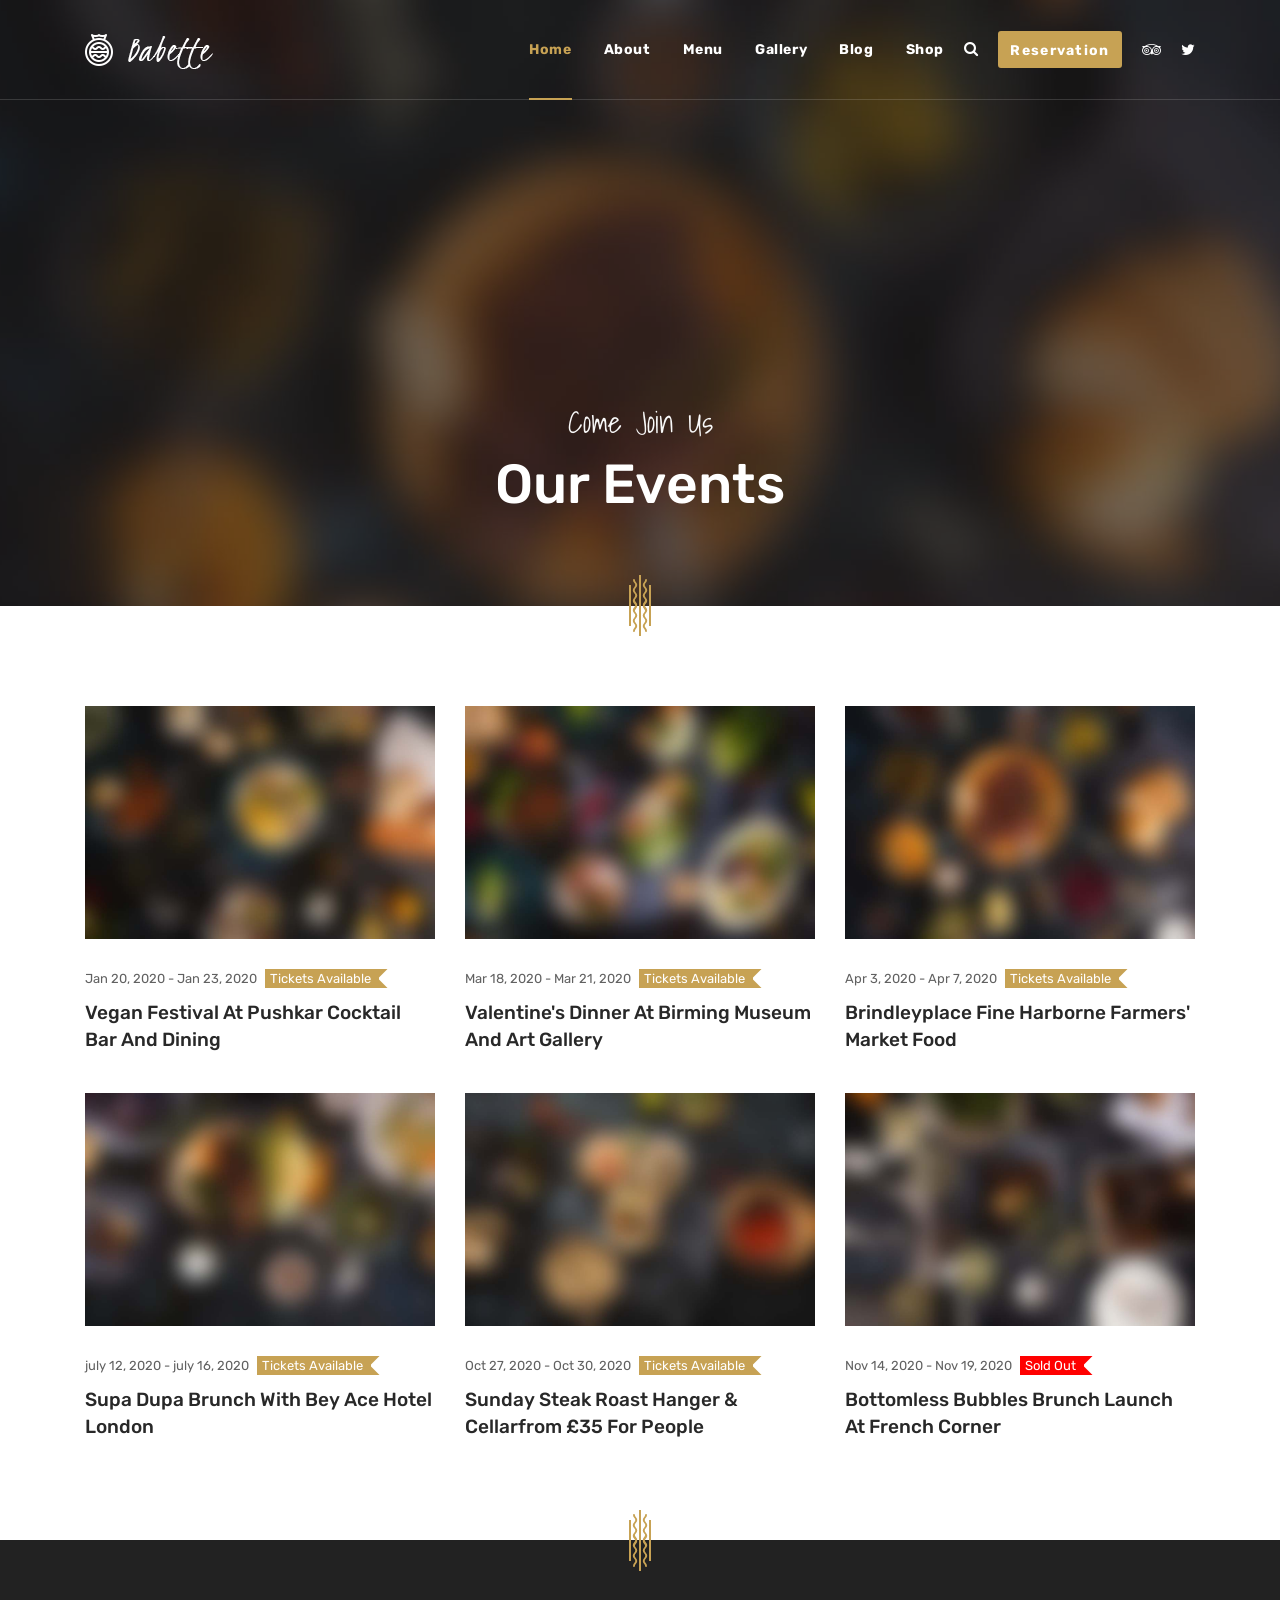
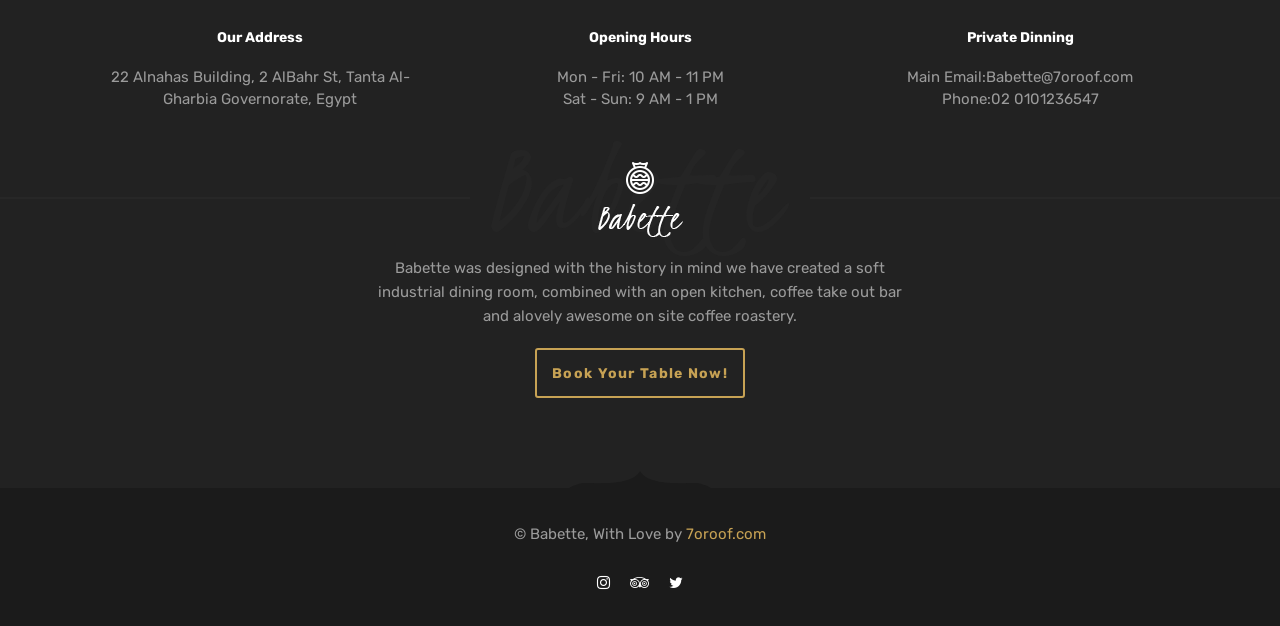
<file: Babette/events.html>
<!DOCTYPE html>
<html lang="en">

<head>
  <meta charset="UTF-8" />
  <meta name="viewport" content="width=device-width, initial-scale=1.0" />
  <meta http-equiv="X-UA-Compatible" content="ie=edge" />
  <meta name="description" content="Babette">
  <link href="assets/images/favicon/favicon.png" rel="icon">
  <title>Babette</title>
  <link rel="stylesheet"
    href="https://fonts.googleapis.com/css?family=Rubik:400,500,700%7cShadows+Into+Light&display=swap">
  <link rel="stylesheet" href="assets/css/libraries.css" />
  <link rel="stylesheet" href="assets/css/style.css" />
</head>

<body>
  <div class="wrapper">
    <!-- =========================
        Header
    =========================== -->
    <header id="header" class="header header-transparent header-layout1">
      <nav class="navbar navbar-expand-lg sticky-navbar">
        <div class="container">
          <a class="navbar-brand" href="index.html">
            <img src="assets/images/logo/logo-light.png" class="logo-light" alt="logo">
            <img src="assets/images/logo/logo-dark.png" class="logo-dark" alt="logo">
          </a>
          <button class="navbar-toggler" type="button">
            <span class="menu-lines"><span></span></span>
          </button>
          <div class="collapse navbar-collapse" id="mainNavigation">
            <ul class="navbar-nav ml-auto">
              <li class="nav__item with-dropdown">
                <a href="#" data-toggle="dropdown" class="dropdown-toggle nav__item-link active">Home</a>
                <ul class="dropdown-menu">
                  <li class="nav__item"><a href="index.html" class="nav__item-link">Home Main</a></li>
                  <!-- /.nav-item -->
                  <li class="nav__item"><a href="home-gourmet.html" class="nav__item-link">Home Gourmet</a></li>
                  <!-- /.nav-item -->
                  <li class="nav__item"><a href="home-classic.html" class="nav__item-link">Home Classic</a></li>
                  <!-- /.nav-item -->
                  <li class="nav__item"><a href="home-cafe.html" class="nav__item-link">Home Cafe</a></li>
                  <!-- /.nav-item -->
                </ul><!-- /.dropdown-menu -->
              </li><!-- /.nav-item -->
              <li class="nav__item with-dropdown">
                <a href="#" data-toggle="dropdown" class="dropdown-toggle nav__item-link">About</a>
                <ul class="dropdown-menu">
                  <li class="nav__item"><a href="our-story.html" class="nav__item-link">About Us</a></li>
                  <!-- /.nav-item -->
                  <li class="nav__item"><a href="our-chefs.html" class="nav__item-link">Our chefs</a></li>
                  <!-- /.nav-item -->
                  <li class="nav__item"><a href="our-guestbook.html" class="nav__item-link">Our Guestbook</a></li>
                  <!-- /.nav-item -->
                  <li class="nav__item"><a href="contacts.html" class="nav__item-link">Contact Us</a></li>
                  <!-- /.nav-item -->
                  <li class="nav__item"><a href="events.html" class="nav__item-link">Events</a></li>
                  <!-- /.nav-item -->
                  <li class="nav__item"><a href="event-single.html" class="nav__item-link">Event Single</a></li>
                  <!-- /.nav-item -->
                  <li class="nav__item"><a href="faqs.html" class="nav__item-link">FAQs</a></li> <!-- /.nav-item -->
                </ul><!-- /.dropdown-menu -->
              </li><!-- /.nav-item -->
              <li class="nav__item with-dropdown">
                <a href="#" data-toggle="dropdown" class="dropdown-toggle nav__item-link">Menu</a>
                <ul class="dropdown-menu">
                  <li class="nav__item"><a href="menu-classic.html" class="nav__item-link">Menu Classic</a></li>
                  <!-- /.nav-item -->
                  <li class="nav__item"><a href="menu-mixed.html" class="nav__item-link">Menu Mixed</a></li>
                  <!-- /.nav-item -->
                  <li class="nav__item"><a href="menu-board.html" class="nav__item-link">Menu Board</a></li>
                  <!-- /.nav-item -->
                  <li class="nav__item"><a href="menu-gallery.html" class="nav__item-link">Menu Gallery</a></li>
                  <!-- /.nav-item -->
                </ul><!-- /.dropdown-menu -->
              </li><!-- /.nav-item -->
              <li class="nav__item with-dropdown">
                <a href="#" data-toggle="dropdown" class="dropdown-toggle nav__item-link">Gallery</a>
                <ul class="dropdown-menu">
                  <li class="nav__item"><a href="gallery-grid.html" class="nav__item-link">Gallery grid</a></li>
                  <!-- /.nav-item -->
                  <li class="nav__item"><a href="gallery-fullwidth.html" class="nav__item-link">Gallery Fullwidth</a>
                  </li><!-- /.nav-item -->
                </ul><!-- /.dropdown-menu -->
              </li><!-- /.nav-item -->
              <li class="nav__item with-dropdown">
                <a href="#" data-toggle="dropdown" class="dropdown-toggle nav__item-link">Blog</a>
                <ul class="dropdown-menu">
                  <li class="nav__item"><a href="blog-carousel.html" class="nav__item-link">blog carousel</a></li>
                  <li class="nav__item dropdown-submenu">
                    <a href="#" data-toggle="dropdown" class="dropdown-toggle nav__item-link">Blog Grid</a>
                    <ul class="dropdown-menu">
                      <li class="nav__item">
                        <a href="blog-grid-sidebar.html" class="nav__item-link">Grid Sidebar</a>
                      </li><!-- /.nav-item -->
                      <li class="nav__item">
                        <a href="blog-grid.html" class="nav__item-link">No Sidebar</a>
                      </li><!-- /.nav-item -->
                    </ul><!-- /.dropdown-menu -->
                  </li><!-- /.nav-item -->
                  <li class="nav__item"><a href="blog-standard.html" class="nav__item-link">blog standard</a></li>
                  <!-- /.nav-item -->
                  <li class="nav__item"><a href="blog-single-post.html" class="nav__item-link">single post</a></li>
                  <!-- /.nav-item -->
                </ul><!-- /.dropdown-menu -->
              </li><!-- /.nav-item -->
              <li class="nav__item with-dropdown">
                <a href="#" data-toggle="dropdown" class="dropdown-toggle nav__item-link">Shop</a>
                <ul class="dropdown-menu">
                  <li class="nav__item"><a href="shop.html" class="nav__item-link">our Shop</a></li>
                  <!-- /.nav-item -->
                  <li class="nav__item"><a href="shop-sidebar.html" class="nav__item-link">Shop with Sidebar</a></li>
                  <!-- /.nav-item -->
                  <li class="nav__item"><a href="shop-single-product.html" class="nav__item-link">Single Product</a>
                  </li><!-- /.nav-item -->
                  <li class="nav__item"><a href="shopping-cart.html" class="nav__item-link">cart</a></li>
                  <!-- /.nav-item -->
                </ul><!-- /.dropdown-menu -->
              </li><!-- /.nav-item -->
              <!-- /.nav-item -->
            </ul><!-- /.navbar-nav -->
          </div><!-- /.navbar-collapse -->
          <div class="navbar-actions-wrap">
            <div class="navbar-actions d-flex align-items-center">
              <a href="#" class="navbar__action-btn search-popup-trigger"><i class="fa fa-search"></i></a>
              <a href="reservation.html"
                class="navbar__action-btn navbar__action-btn-reserve btn btn__primary">Reservation</a>
              <ul class="social__icons">
                <li><a href="#"><i class="fa fa-tripadvisor"></i></a></li>
                <li><a href="#"><i class="fa fa-twitter"></i></a></li>
              </ul><!-- /.social__icons -->
            </div><!-- /.navbar-actions -->
          </div><!-- /.navbar-actions-wrap -->
        </div><!-- /.container -->
      </nav><!-- /.navabr -->
    </header><!-- /.Header -->


    <!-- ========================
       page title 
    =========================== -->
    <section id="page-title" class="page-title page-title-layout1 text-center bg-overlay bg-overlay-2 bg-parallax">
      <div class="bg-img"><img src="assets/images/backgrounds/11.jpg" alt="background"></div>
      <svg class="pagetitle__divider-shape" xmlns="http://www.w3.org/2000/svg" width="22" height="61"
        viewBox="0 0 22 61">
        <path
          d="M799,769h2v61h-2V769Zm8,24.8a0.969,0.969,0,0,0-1.911,0,3.012,3.012,0,0,1-.883,2.16,4.486,4.486,0,0,0,0,6.136,3.083,3.083,0,0,1,0,4.32,4.486,4.486,0,0,0,0,6.136,3.088,3.088,0,0,1,0,4.325,4.5,4.5,0,0,0,0,6.142,3.014,3.014,0,0,1,.884,2.163,0.969,0.969,0,0,0,1.911,0,4.414,4.414,0,0,0-1.213-3.07,3.091,3.091,0,0,1,0-4.328,4.491,4.491,0,0,0,0-6.14,3.08,3.08,0,0,1,0-4.319,4.488,4.488,0,0,0,0-6.137,3.081,3.081,0,0,1,0-4.32A4.407,4.407,0,0,0,807,793.8Zm0-20a0.969,0.969,0,0,0-1.911,0,3.014,3.014,0,0,1-.883,2.16,4.486,4.486,0,0,0,0,6.136,3.083,3.083,0,0,1,0,4.32,4.488,4.488,0,0,0,0,6.137,3.087,3.087,0,0,1,0,4.324,4.5,4.5,0,0,0,0,6.142,3.014,3.014,0,0,1,.884,2.163,0.969,0.969,0,0,0,1.911,0,4.414,4.414,0,0,0-1.213-3.07,3.089,3.089,0,0,1,0-4.327,4.491,4.491,0,0,0,0-6.14,3.081,3.081,0,0,1,0-4.32,4.488,4.488,0,0,0,0-6.137,3.081,3.081,0,0,1,0-4.32A4.409,4.409,0,0,0,807,773.8ZM793,793.8a0.969,0.969,0,0,1,1.911,0,3.012,3.012,0,0,0,.883,2.16,4.486,4.486,0,0,1,0,6.136,3.083,3.083,0,0,0,0,4.32,4.486,4.486,0,0,1,0,6.136,3.088,3.088,0,0,0,0,4.325,4.5,4.5,0,0,1,0,6.142,3.014,3.014,0,0,0-.884,2.163,0.969,0.969,0,0,1-1.911,0,4.414,4.414,0,0,1,1.213-3.07,3.091,3.091,0,0,0,0-4.328,4.491,4.491,0,0,1,0-6.14,3.08,3.08,0,0,0,0-4.319,4.488,4.488,0,0,1,0-6.137,3.081,3.081,0,0,0,0-4.32A4.407,4.407,0,0,1,793,793.8Zm0-20a0.969,0.969,0,0,1,1.911,0,3.014,3.014,0,0,0,.883,2.16,4.486,4.486,0,0,1,0,6.136,3.083,3.083,0,0,0,0,4.32,4.488,4.488,0,0,1,0,6.137,3.087,3.087,0,0,0,0,4.324,4.5,4.5,0,0,1,0,6.142,3.014,3.014,0,0,0-.884,2.163,0.969,0.969,0,0,1-1.911,0,4.414,4.414,0,0,1,1.213-3.07,3.089,3.089,0,0,0,0-4.327,4.491,4.491,0,0,1,0-6.14,3.081,3.081,0,0,0,0-4.32,4.488,4.488,0,0,1,0-6.137,3.081,3.081,0,0,0,0-4.32A4.409,4.409,0,0,1,793,773.8Zm-4,5.2h2v41h-2V779Zm20,0h2v41h-2V779Z"
          transform="translate(-789 -769)"></path>
      </svg>
      <div class="container">
        <div class="row">
          <div class="col-sm-12 col-md-12 col-lg-12">
            <span class="pagetitle__subheading">Come Join Us</span>
            <h1 class="pagetitle__heading">Our Events</h1>
          </div><!-- /.col-lg-12 -->
        </div><!-- /.row -->
      </div><!-- /.container -->
    </section><!-- /.page-title -->

    <!-- ======================
      Events
    ========================= -->
    <section id="events" class="events pb-60">
      <div class="container">
        <div class="row">
          <!-- Post Item #1 -->
          <div class="col-sm-12 col-md-6 col-lg-4">
            <div class="post-item">
              <div class="post__img">
                <a href="event-single.html">
                  <img src="assets/images/blog/grid/1.jpg" alt="post image">
                </a>
              </div><!-- /.post__img -->
              <div class="post__content">
                <div class="post__meta">
                  <span class="post__meta-date">Jan 20, 2020 - Jan 23, 2020</span>
                  <div class="post__meta-tag"><span>Tickets Available</span></div><!-- /.post-meta-cat -->
                </div><!-- /.post-meta -->
                <h4 class="post__title"><a href="event-single.html">Vegan Festival at Pushkar Cocktail Bar and
                    Dining</a></h4>
              </div><!-- /.post__content -->
            </div><!-- /.post-item -->
          </div><!-- /.col-lg-4 -->
          <!-- Post Item #2 -->
          <div class="col-sm-12 col-md-6 col-lg-4">
            <div class="post-item">
              <div class="post__img">
                <a href="event-single.html">
                  <img src="assets/images/blog/grid/2.jpg" alt="post image">
                </a>
              </div><!-- /.post__img -->
              <div class="post__content">
                <div class="post__meta">
                  <span class="post__meta-date">Mar 18, 2020 - Mar 21, 2020</span>
                  <div class="post__meta-tag"><span>Tickets Available</span></div><!-- /.post-meta-cat -->
                </div><!-- /.post-meta -->
                <h4 class="post__title"><a href="event-single.html">Valentine's dinner at Birming Museum and Art
                    Gallery</a></h4>
              </div><!-- /.post__content -->
            </div><!-- /.post-item -->
          </div><!-- /.col-lg-4 -->
          <!-- Post Item #3 -->
          <div class="col-sm-12 col-md-6 col-lg-4">
            <div class="post-item">
              <div class="post__img">
                <a href="event-single.html">
                  <img src="assets/images/blog/grid/3.jpg" alt="post image">
                </a>
              </div><!-- /.post__img -->
              <div class="post__content">
                <div class="post__meta">
                  <span class="post__meta-date">Apr 3, 2020 - Apr 7, 2020</span>
                  <div class="post__meta-tag"><span>Tickets Available</span></div><!-- /.post-meta-cat -->
                </div><!-- /.post-meta -->
                <h4 class="post__title"><a href="event-single.html">Brindleyplace Fine Harborne Farmers' Market Food</a>
                </h4>
              </div><!-- /.post__content -->
            </div><!-- /.post-item -->
          </div><!-- /.col-lg-4 -->
          <!-- Post Item #4 -->
          <div class="col-sm-12 col-md-6 col-lg-4">
            <div class="post-item">
              <div class="post__img">
                <a href="event-single.html">
                  <img src="assets/images/blog/grid/4.jpg" alt="post image">
                </a>
              </div><!-- /.post__img -->
              <div class="post__content">
                <div class="post__meta">
                  <span class="post__meta-date">july 12, 2020 - july 16, 2020</span>
                  <div class="post__meta-tag"><span>Tickets Available</span></div><!-- /.post-meta-cat -->
                </div><!-- /.post-meta -->
                <h4 class="post__title"><a href="event-single.html">Supa Dupa Brunch with Bey Ace Hotel London</a></h4>
              </div><!-- /.post__content -->
            </div><!-- /.post-item -->
          </div><!-- /.col-lg-4 -->
          <!-- Post Item #5 -->
          <div class="col-sm-12 col-md-6 col-lg-4">
            <div class="post-item">
              <div class="post__img">
                <a href="event-single.html">
                  <img src="assets/images/blog/grid/5.jpg" alt="post image">
                </a>
              </div><!-- /.post__img -->
              <div class="post__content">
                <div class="post__meta">
                  <span class="post__meta-date">Oct 27, 2020 - Oct 30, 2020</span>
                  <div class="post__meta-tag"><span>Tickets Available</span></div><!-- /.post-meta-cat -->
                </div><!-- /.post-meta -->
                <h4 class="post__title"><a href="event-single.html">Sunday Steak Roast hanger & cellarfrom £35 for
                    people</a></h4>
              </div><!-- /.post__content -->
            </div><!-- /.post-item -->
          </div><!-- /.col-lg-4 -->
          <!-- Post Item #6 -->
          <div class="col-sm-12 col-md-6 col-lg-4">
            <div class="post-item">
              <div class="post__img">
                <a href="event-single.html">
                  <img src="assets/images/blog/grid/6.jpg" alt="post image">
                </a>
              </div><!-- /.post__img -->
              <div class="post__content">
                <div class="post__meta">
                  <span class="post__meta-date">Nov 14, 2020 - Nov 19, 2020</span>
                  <div class="post__meta-tag sold-out"><span>Sold Out</span></div><!-- /.post-meta-cat -->
                </div><!-- /.post-meta -->
                <h4 class="post__title"><a href="event-single.html">Bottomless Bubbles Brunch Launch at French
                    Corner</a></h4>
              </div><!-- /.post__content -->
            </div><!-- /.post-item -->
          </div><!-- /.col-lg-4 -->
        </div><!-- /.row -->
      </div><!-- /.container -->
    </section><!-- /.Events-->

    <!-- ========================
      Footer
    ========================== -->
    <footer id="footer" class="footer footer-layout1 text-center bg-dark">
      <div class="footer-inner">
        <div class="container">
          <div class="footer-top">
            <div class="row">
              <div class="col-sm-12 col-md-12 col-lg-12 position-static">
                <svg class="footer__divider-shape" xmlns="http://www.w3.org/2000/svg" width="22" height="61"
                  viewBox="0 0 22 61">
                  <path
                    d="M799,769h2v61h-2V769Zm8,24.8a0.969,0.969,0,0,0-1.911,0,3.012,3.012,0,0,1-.883,2.16,4.486,4.486,0,0,0,0,6.136,3.083,3.083,0,0,1,0,4.32,4.486,4.486,0,0,0,0,6.136,3.088,3.088,0,0,1,0,4.325,4.5,4.5,0,0,0,0,6.142,3.014,3.014,0,0,1,.884,2.163,0.969,0.969,0,0,0,1.911,0,4.414,4.414,0,0,0-1.213-3.07,3.091,3.091,0,0,1,0-4.328,4.491,4.491,0,0,0,0-6.14,3.08,3.08,0,0,1,0-4.319,4.488,4.488,0,0,0,0-6.137,3.081,3.081,0,0,1,0-4.32A4.407,4.407,0,0,0,807,793.8Zm0-20a0.969,0.969,0,0,0-1.911,0,3.014,3.014,0,0,1-.883,2.16,4.486,4.486,0,0,0,0,6.136,3.083,3.083,0,0,1,0,4.32,4.488,4.488,0,0,0,0,6.137,3.087,3.087,0,0,1,0,4.324,4.5,4.5,0,0,0,0,6.142,3.014,3.014,0,0,1,.884,2.163,0.969,0.969,0,0,0,1.911,0,4.414,4.414,0,0,0-1.213-3.07,3.089,3.089,0,0,1,0-4.327,4.491,4.491,0,0,0,0-6.14,3.081,3.081,0,0,1,0-4.32,4.488,4.488,0,0,0,0-6.137,3.081,3.081,0,0,1,0-4.32A4.409,4.409,0,0,0,807,773.8ZM793,793.8a0.969,0.969,0,0,1,1.911,0,3.012,3.012,0,0,0,.883,2.16,4.486,4.486,0,0,1,0,6.136,3.083,3.083,0,0,0,0,4.32,4.486,4.486,0,0,1,0,6.136,3.088,3.088,0,0,0,0,4.325,4.5,4.5,0,0,1,0,6.142,3.014,3.014,0,0,0-.884,2.163,0.969,0.969,0,0,1-1.911,0,4.414,4.414,0,0,1,1.213-3.07,3.091,3.091,0,0,0,0-4.328,4.491,4.491,0,0,1,0-6.14,3.08,3.08,0,0,0,0-4.319,4.488,4.488,0,0,1,0-6.137,3.081,3.081,0,0,0,0-4.32A4.407,4.407,0,0,1,793,793.8Zm0-20a0.969,0.969,0,0,1,1.911,0,3.014,3.014,0,0,0,.883,2.16,4.486,4.486,0,0,1,0,6.136,3.083,3.083,0,0,0,0,4.32,4.488,4.488,0,0,1,0,6.137,3.087,3.087,0,0,0,0,4.324,4.5,4.5,0,0,1,0,6.142,3.014,3.014,0,0,0-.884,2.163,0.969,0.969,0,0,1-1.911,0,4.414,4.414,0,0,1,1.213-3.07,3.089,3.089,0,0,0,0-4.327,4.491,4.491,0,0,1,0-6.14,3.081,3.081,0,0,0,0-4.32,4.488,4.488,0,0,1,0-6.137,3.081,3.081,0,0,0,0-4.32A4.409,4.409,0,0,1,793,773.8Zm-4,5.2h2v41h-2V779Zm20,0h2v41h-2V779Z"
                    transform="translate(-789 -769)"></path>
                </svg>
              </div><!-- /.col-lg-12 -->
              <div class="col-sm-12 col-md-12 col-lg-4">
                <div class="contact-box">
                  <h6 class="contact__box-title">Our Address</h6>
                  <ul class="contact__box-list list-unstyled">
                    <li>22 Alnahas Building, 2 AlBahr St, Tanta Al-Gharbia Governorate, Egypt</li>
                  </ul>
                </div><!-- /.contact-box -->
              </div><!-- /.col-lg-4 -->
              <div class="col-sm-12 col-md-12 col-lg-4">
                <div class="contact-box">
                  <h6 class="contact__box-title">Opening Hours</h6>
                  <ul class="contact__box-list list-unstyled">
                    <li>Mon - Fri: 10 AM - 11 PM</li>
                    <li>Sat - Sun: 9 AM - 1 PM</li>
                  </ul>
                </div><!-- /.contact-box -->
              </div><!-- /.col-lg-4 -->
              <div class="col-sm-12 col-md-12 col-lg-4">
                <div class="contact-box">
                  <h6 class="contact__box-title">Private Dinning</h6>
                  <ul class="contact__box-list list-unstyled">
                    <li><span>Main Email:</span><a href="mailto:Babette@7oroof.com">Babette@7oroof.com</a></li>
                    <li><span>Phone:</span><a href="tel:020101236547">02 0101236547</a></li>
                  </ul>
                </div><!-- /.contact-box -->
              </div><!-- /.col-lg-4 -->
            </div><!-- /.row -->
          </div><!-- /.footer-top -->
          <div class="footer-middle">
            <div class="row">
              <div class="col-sm-12 col-md-12 col-lg-12 position-static">
                <div class="footer__logo-wrap text-center">
                  <img src="assets/images/logo/footer-logo.png" alt="logo" class="footer__logo">
                </div>
              </div><!-- /.col-lg-12 -->
            </div><!-- /.row -->
            <div class="row">
              <div class="col-sm-12 col-md-12 col-lg-6 offset-lg-3">
                <p class="mb-20">Babette was designed with the history in mind we have created a soft industrial dining
                  room, combined with an open kitchen, coffee take out bar and alovely awesome on site coffee roastery.
                </p>
                <a href="reservation.html" class="btn btn__primary btn__bordered btn__lg">Book Your Table Now!</a>
              </div><!-- /.col-lg-6 -->
            </div><!-- /.row -->
          </div><!-- /.footer-middle -->
        </div><!-- /.container -->
        <div class="footer-bottom">
          <div class="container">
            <div class="row">
              <div class="col-sm-12 col-md-12 col-lg-12">
                <div class="footer__copyright mb-30">
                  <span>&copy; Babette, With Love by </span>
                  <a href="http://themeforest.net/user/7oroof" class="color-theme">7oroof.com</a>
                </div>
                <ul class="social__icons social__icons-white justify-content-center">
                  <li><a href="#"><i class="fa fa-instagram"></i></a></li>
                  <li><a href="#"><i class="fa fa-tripadvisor"></i></a></li>
                  <li><a href="#"><i class="fa fa-twitter"></i></a></li>
                </ul><!-- /.social__icons -->
              </div>
            </div><!-- /.row -->
          </div><!-- /.container -->
          <svg class="footer__divider-shape-bottom" xmlns="http://www.w3.org/2000/svg" width="142" height="17"
            viewBox="0 0 142 17">
            <path
              d="M800,600V583c8.782,15.985,46.811,11.315,56,12a35.721,35.721,0,0,1,15,5m-71,0V583c-8.782,15.985-46.811,11.315-56,12a35.717,35.717,0,0,0-15,5"
              transform="translate(-729 -583)"></path>
          </svg>
        </div><!-- /.Footer-bottom -->
      </div><!-- /.Footer-inner -->
    </footer><!-- /.Footer -->
    <button id="scrollTopBtn"><i class="fa fa-angle-up"></i></button>

    <div class="search-popup">
      <i class="fa fa-times close-search"></i>
      <form class="module__search-form">
        <input type="text" class="search__input" placeholder="Type Words Then Enter">
        <button class="module__search-btn"><i class="fa fa-search"></i></button>
      </form>
    </div><!-- /.search-popup -->

  </div>
  <!-- /.wrapper -->

  <script src="assets/js/jquery-3.3.1.min.js"></script>
  <script src="assets/js/plugins.js"></script>
  <script src="assets/js/main.js"></script>
</body>

</html>
</file>
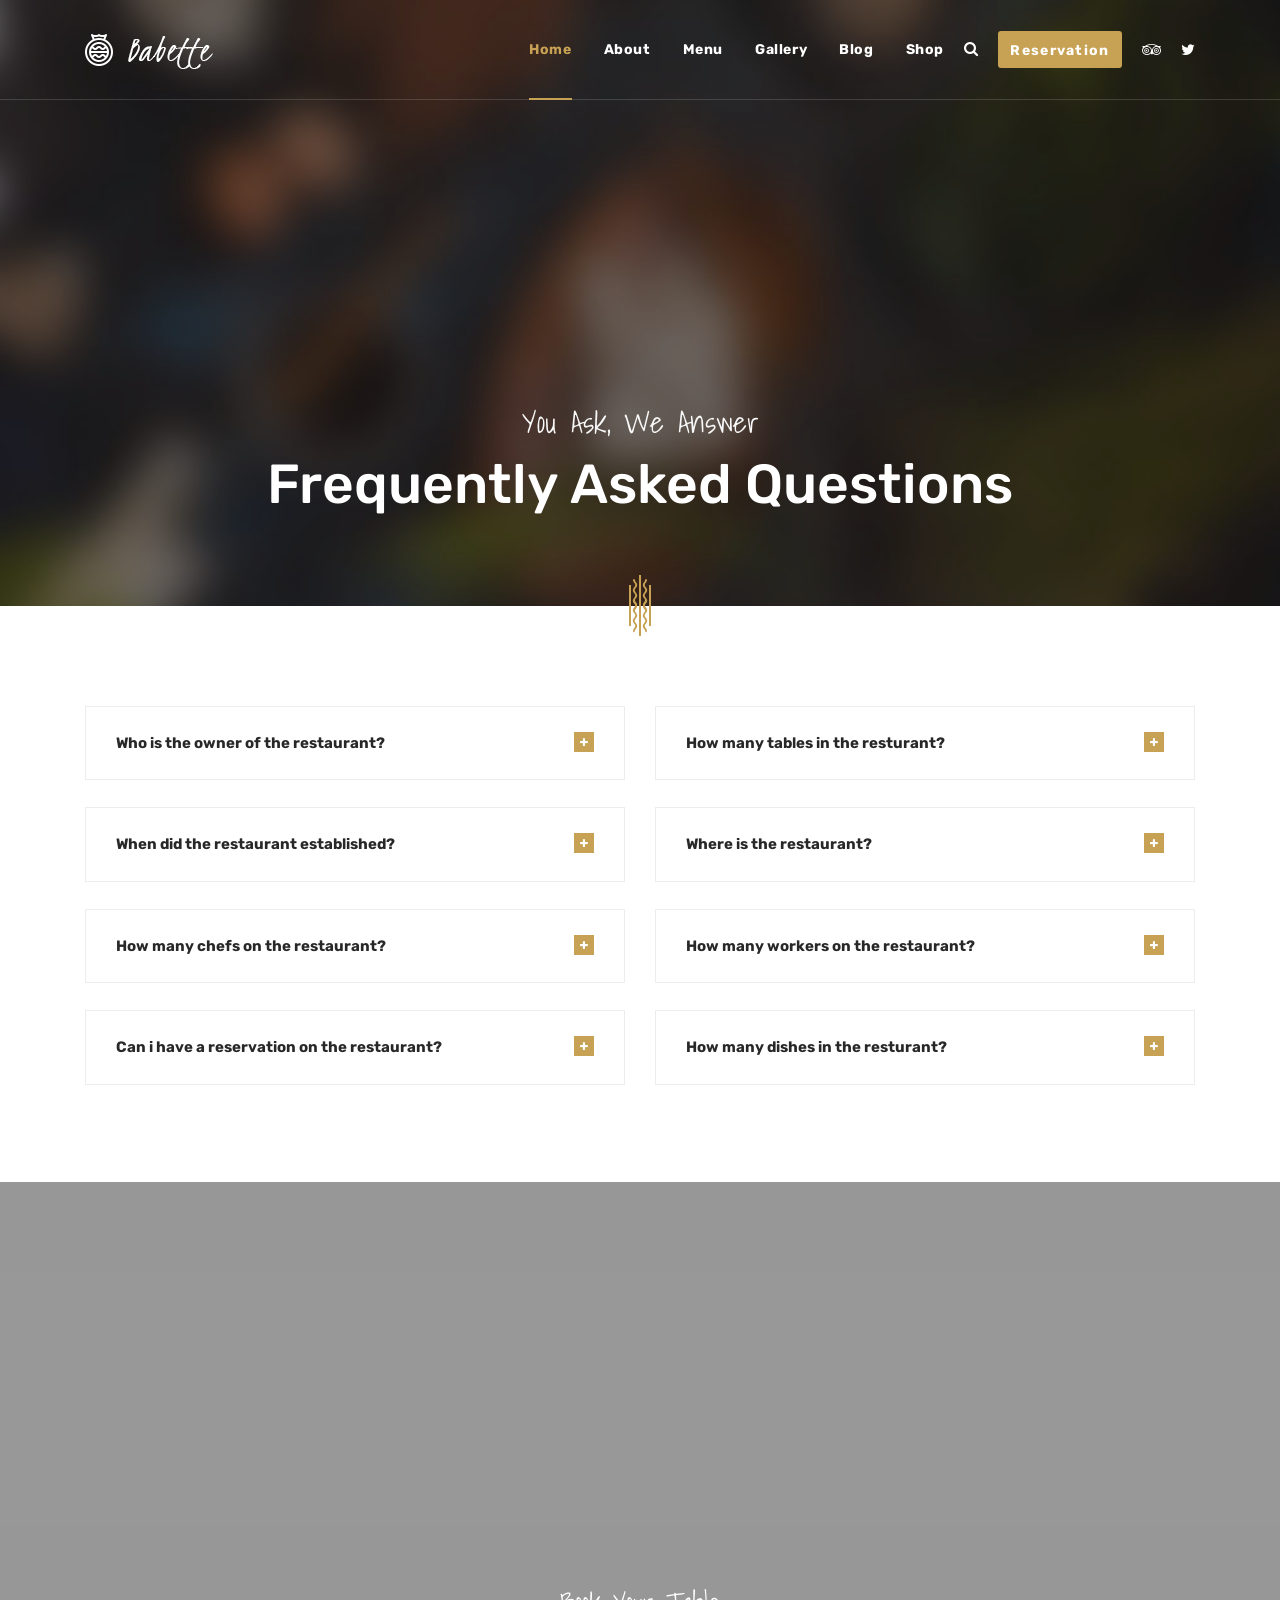
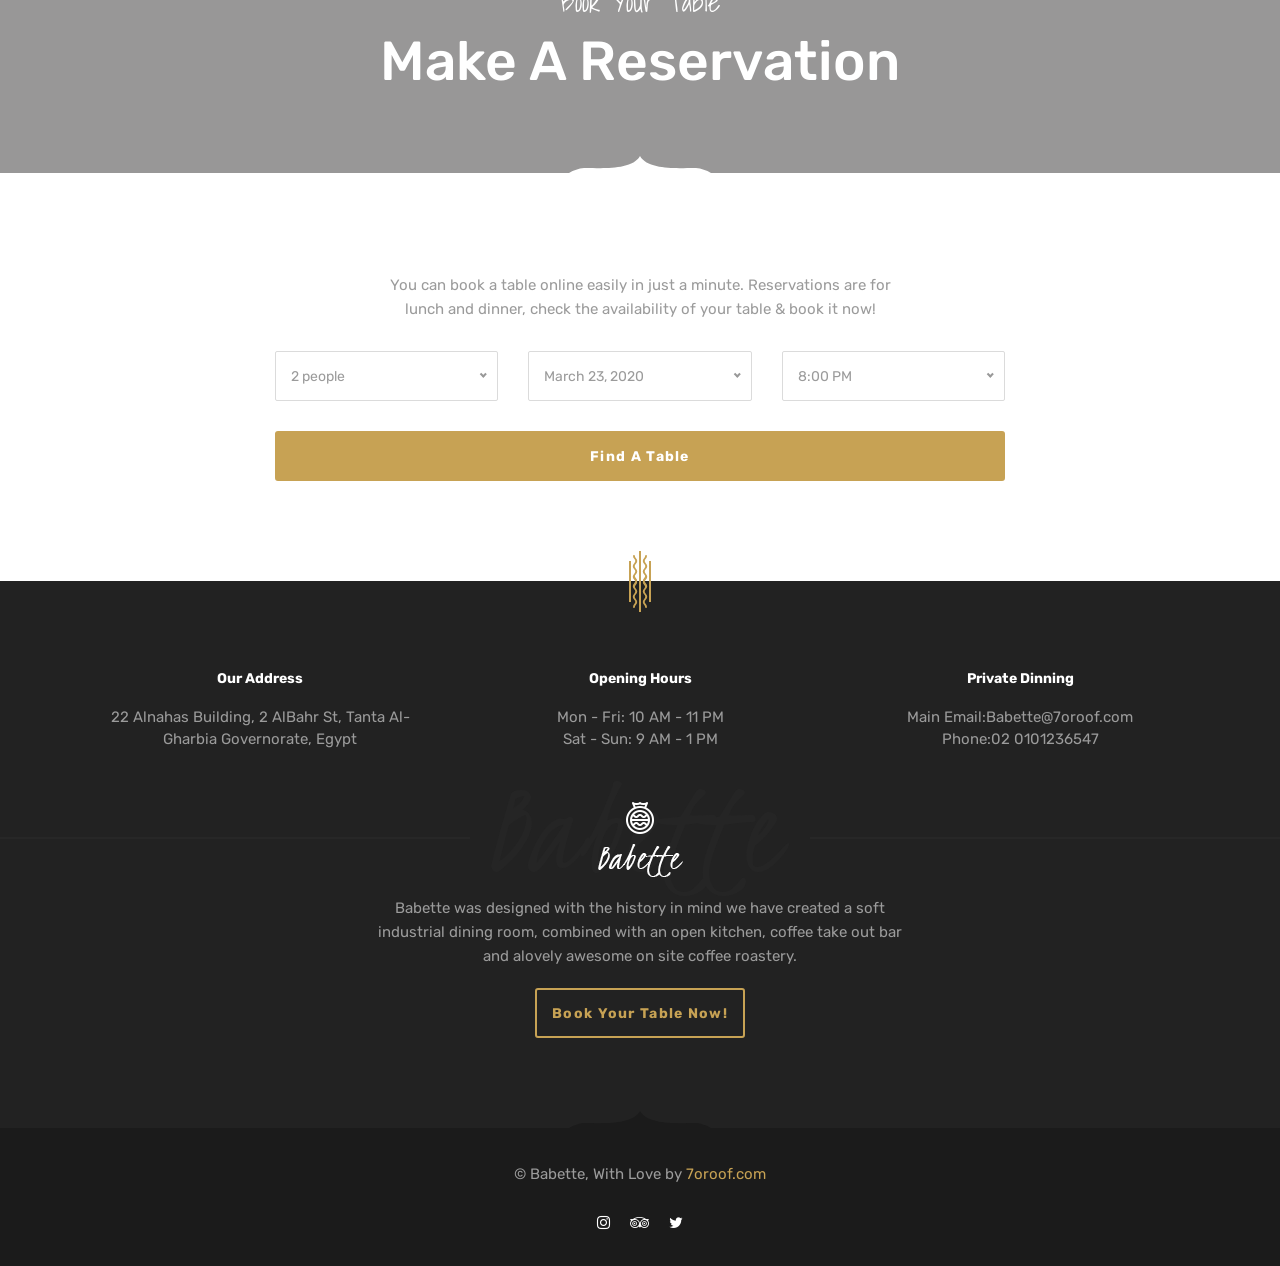
<file: Babette/faqs.html>
<!DOCTYPE html>
<html lang="en">

<head>
  <meta charset="UTF-8" />
  <meta name="viewport" content="width=device-width, initial-scale=1.0" />
  <meta http-equiv="X-UA-Compatible" content="ie=edge" />
  <meta name="description" content="Babette">
  <link href="assets/images/favicon/favicon.png" rel="icon">
  <title>Babette</title>
  <link rel="stylesheet"
    href="https://fonts.googleapis.com/css?family=Rubik:400,500,700%7cShadows+Into+Light&display=swap">
  <link rel="stylesheet" href="assets/css/libraries.css" />
  <link rel="stylesheet" href="assets/css/style.css" />
</head>

<body>
  <div class="wrapper">
    <!-- =========================
        Header
    =========================== -->
    <header id="header" class="header header-transparent header-layout1">
      <nav class="navbar navbar-expand-lg sticky-navbar">
        <div class="container">
          <a class="navbar-brand" href="index.html">
            <img src="assets/images/logo/logo-light.png" class="logo-light" alt="logo">
            <img src="assets/images/logo/logo-dark.png" class="logo-dark" alt="logo">
          </a>
          <button class="navbar-toggler" type="button">
            <span class="menu-lines"><span></span></span>
          </button>
          <div class="collapse navbar-collapse" id="mainNavigation">
            <ul class="navbar-nav ml-auto">
              <li class="nav__item with-dropdown">
                <a href="#" data-toggle="dropdown" class="dropdown-toggle nav__item-link active">Home</a>
                <ul class="dropdown-menu">
                  <li class="nav__item"><a href="index.html" class="nav__item-link">Home Main</a></li>
                  <!-- /.nav-item -->
                  <li class="nav__item"><a href="home-gourmet.html" class="nav__item-link">Home Gourmet</a></li>
                  <!-- /.nav-item -->
                  <li class="nav__item"><a href="home-classic.html" class="nav__item-link">Home Classic</a></li>
                  <!-- /.nav-item -->
                  <li class="nav__item"><a href="home-cafe.html" class="nav__item-link">Home Cafe</a></li>
                  <!-- /.nav-item -->
                </ul><!-- /.dropdown-menu -->
              </li><!-- /.nav-item -->
              <li class="nav__item with-dropdown">
                <a href="#" data-toggle="dropdown" class="dropdown-toggle nav__item-link">About</a>
                <ul class="dropdown-menu">
                  <li class="nav__item"><a href="our-story.html" class="nav__item-link">About Us</a></li>
                  <!-- /.nav-item -->
                  <li class="nav__item"><a href="our-chefs.html" class="nav__item-link">Our chefs</a></li>
                  <!-- /.nav-item -->
                  <li class="nav__item"><a href="our-guestbook.html" class="nav__item-link">Our Guestbook</a></li>
                  <!-- /.nav-item -->
                  <li class="nav__item"><a href="contacts.html" class="nav__item-link">Contact Us</a></li>
                  <!-- /.nav-item -->
                  <li class="nav__item"><a href="events.html" class="nav__item-link">Events</a></li>
                  <!-- /.nav-item -->
                  <li class="nav__item"><a href="event-single.html" class="nav__item-link">Event Single</a></li>
                  <!-- /.nav-item -->
                  <li class="nav__item"><a href="faqs.html" class="nav__item-link">FAQs</a></li> <!-- /.nav-item -->
                </ul><!-- /.dropdown-menu -->
              </li><!-- /.nav-item -->
              <li class="nav__item with-dropdown">
                <a href="#" data-toggle="dropdown" class="dropdown-toggle nav__item-link">Menu</a>
                <ul class="dropdown-menu">
                  <li class="nav__item"><a href="menu-classic.html" class="nav__item-link">Menu Classic</a></li>
                  <!-- /.nav-item -->
                  <li class="nav__item"><a href="menu-mixed.html" class="nav__item-link">Menu Mixed</a></li>
                  <!-- /.nav-item -->
                  <li class="nav__item"><a href="menu-board.html" class="nav__item-link">Menu Board</a></li>
                  <!-- /.nav-item -->
                  <li class="nav__item"><a href="menu-gallery.html" class="nav__item-link">Menu Gallery</a></li>
                  <!-- /.nav-item -->
                </ul><!-- /.dropdown-menu -->
              </li><!-- /.nav-item -->
              <li class="nav__item with-dropdown">
                <a href="#" data-toggle="dropdown" class="dropdown-toggle nav__item-link">Gallery</a>
                <ul class="dropdown-menu">
                  <li class="nav__item"><a href="gallery-grid.html" class="nav__item-link">Gallery grid</a></li>
                  <!-- /.nav-item -->
                  <li class="nav__item"><a href="gallery-fullwidth.html" class="nav__item-link">Gallery Fullwidth</a>
                  </li><!-- /.nav-item -->
                </ul><!-- /.dropdown-menu -->
              </li><!-- /.nav-item -->
              <li class="nav__item with-dropdown">
                <a href="#" data-toggle="dropdown" class="dropdown-toggle nav__item-link">Blog</a>
                <ul class="dropdown-menu">
                  <li class="nav__item"><a href="blog-carousel.html" class="nav__item-link">blog carousel</a></li>
                  <li class="nav__item dropdown-submenu">
                    <a href="#" data-toggle="dropdown" class="dropdown-toggle nav__item-link">Blog Grid</a>
                    <ul class="dropdown-menu">
                      <li class="nav__item">
                        <a href="blog-grid-sidebar.html" class="nav__item-link">Grid Sidebar</a>
                      </li><!-- /.nav-item -->
                      <li class="nav__item">
                        <a href="blog-grid.html" class="nav__item-link">No Sidebar</a>
                      </li><!-- /.nav-item -->
                    </ul><!-- /.dropdown-menu -->
                  </li><!-- /.nav-item -->
                  <li class="nav__item"><a href="blog-standard.html" class="nav__item-link">blog standard</a></li>
                  <!-- /.nav-item -->
                  <li class="nav__item"><a href="blog-single-post.html" class="nav__item-link">single post</a></li>
                  <!-- /.nav-item -->
                </ul><!-- /.dropdown-menu -->
              </li><!-- /.nav-item -->
              <li class="nav__item with-dropdown">
                <a href="#" data-toggle="dropdown" class="dropdown-toggle nav__item-link">Shop</a>
                <ul class="dropdown-menu">
                  <li class="nav__item"><a href="shop.html" class="nav__item-link">our Shop</a></li>
                  <!-- /.nav-item -->
                  <li class="nav__item"><a href="shop-sidebar.html" class="nav__item-link">Shop with Sidebar</a></li>
                  <!-- /.nav-item -->
                  <li class="nav__item"><a href="shop-single-product.html" class="nav__item-link">Single Product</a>
                  </li><!-- /.nav-item -->
                  <li class="nav__item"><a href="shopping-cart.html" class="nav__item-link">cart</a></li>
                  <!-- /.nav-item -->
                </ul><!-- /.dropdown-menu -->
              </li><!-- /.nav-item -->
              <!-- /.nav-item -->
            </ul><!-- /.navbar-nav -->
          </div><!-- /.navbar-collapse -->
          <div class="navbar-actions-wrap">
            <div class="navbar-actions d-flex align-items-center">
              <a href="#" class="navbar__action-btn search-popup-trigger"><i class="fa fa-search"></i></a>
              <a href="reservation.html"
                class="navbar__action-btn navbar__action-btn-reserve btn btn__primary">Reservation</a>
              <ul class="social__icons">
                <li><a href="#"><i class="fa fa-tripadvisor"></i></a></li>
                <li><a href="#"><i class="fa fa-twitter"></i></a></li>
              </ul><!-- /.social__icons -->
            </div><!-- /.navbar-actions -->
          </div><!-- /.navbar-actions-wrap -->
        </div><!-- /.container -->
      </nav><!-- /.navabr -->
    </header><!-- /.Header -->

    <!-- ========================
       page title 
    =========================== -->
    <section id="page-title" class="page-title page-title-layout1 text-center bg-overlay bg-overlay-2 bg-parallax">
      <div class="bg-img"><img src="assets/images/backgrounds/13.jpg" alt="background"></div>
      <svg class="pagetitle__divider-shape" xmlns="http://www.w3.org/2000/svg" width="22" height="61"
        viewBox="0 0 22 61">
        <path
          d="M799,769h2v61h-2V769Zm8,24.8a0.969,0.969,0,0,0-1.911,0,3.012,3.012,0,0,1-.883,2.16,4.486,4.486,0,0,0,0,6.136,3.083,3.083,0,0,1,0,4.32,4.486,4.486,0,0,0,0,6.136,3.088,3.088,0,0,1,0,4.325,4.5,4.5,0,0,0,0,6.142,3.014,3.014,0,0,1,.884,2.163,0.969,0.969,0,0,0,1.911,0,4.414,4.414,0,0,0-1.213-3.07,3.091,3.091,0,0,1,0-4.328,4.491,4.491,0,0,0,0-6.14,3.08,3.08,0,0,1,0-4.319,4.488,4.488,0,0,0,0-6.137,3.081,3.081,0,0,1,0-4.32A4.407,4.407,0,0,0,807,793.8Zm0-20a0.969,0.969,0,0,0-1.911,0,3.014,3.014,0,0,1-.883,2.16,4.486,4.486,0,0,0,0,6.136,3.083,3.083,0,0,1,0,4.32,4.488,4.488,0,0,0,0,6.137,3.087,3.087,0,0,1,0,4.324,4.5,4.5,0,0,0,0,6.142,3.014,3.014,0,0,1,.884,2.163,0.969,0.969,0,0,0,1.911,0,4.414,4.414,0,0,0-1.213-3.07,3.089,3.089,0,0,1,0-4.327,4.491,4.491,0,0,0,0-6.14,3.081,3.081,0,0,1,0-4.32,4.488,4.488,0,0,0,0-6.137,3.081,3.081,0,0,1,0-4.32A4.409,4.409,0,0,0,807,773.8ZM793,793.8a0.969,0.969,0,0,1,1.911,0,3.012,3.012,0,0,0,.883,2.16,4.486,4.486,0,0,1,0,6.136,3.083,3.083,0,0,0,0,4.32,4.486,4.486,0,0,1,0,6.136,3.088,3.088,0,0,0,0,4.325,4.5,4.5,0,0,1,0,6.142,3.014,3.014,0,0,0-.884,2.163,0.969,0.969,0,0,1-1.911,0,4.414,4.414,0,0,1,1.213-3.07,3.091,3.091,0,0,0,0-4.328,4.491,4.491,0,0,1,0-6.14,3.08,3.08,0,0,0,0-4.319,4.488,4.488,0,0,1,0-6.137,3.081,3.081,0,0,0,0-4.32A4.407,4.407,0,0,1,793,793.8Zm0-20a0.969,0.969,0,0,1,1.911,0,3.014,3.014,0,0,0,.883,2.16,4.486,4.486,0,0,1,0,6.136,3.083,3.083,0,0,0,0,4.32,4.488,4.488,0,0,1,0,6.137,3.087,3.087,0,0,0,0,4.324,4.5,4.5,0,0,1,0,6.142,3.014,3.014,0,0,0-.884,2.163,0.969,0.969,0,0,1-1.911,0,4.414,4.414,0,0,1,1.213-3.07,3.089,3.089,0,0,0,0-4.327,4.491,4.491,0,0,1,0-6.14,3.081,3.081,0,0,0,0-4.32,4.488,4.488,0,0,1,0-6.137,3.081,3.081,0,0,0,0-4.32A4.409,4.409,0,0,1,793,773.8Zm-4,5.2h2v41h-2V779Zm20,0h2v41h-2V779Z"
          transform="translate(-789 -769)"></path>
      </svg>
      <div class="container">
        <div class="row">
          <div class="col-sm-12 col-md-12 col-lg-10 offset-lg-1">
            <span class="pagetitle__subheading">You Ask, We Answer</span>
            <h1 class="pagetitle__heading">Frequently Asked Questions</h1>
          </div><!-- /.col-lg-8 -->
        </div><!-- /.row -->
      </div><!-- /.container -->
    </section><!-- /.page-title -->

    <!-- ======================
       FAQ
    ========================= -->
    <section id="faq" class="faq pb-70">
      <div class="container">
        <div class="row" id="accordion">
          <div class="col-sm-12 col-md-12 col-lg-6">
            <div class="accordion-item">
              <div class="accordion__item-header" data-toggle="collapse" data-target="#collapse1">
                <a class="accordion__item-title" href="#">Who is the owner of the restaurant?</a>
              </div><!-- /.accordion-item-header -->
              <div id="collapse1" class="collapse" data-parent="#accordion">
                <div class="accordion__item-body">
                  <p>With any financial product that you buy, it is important that you know you are getting the best
                    advice from a reputable company as often</p>
                </div><!-- /.accordion-item-body -->
              </div>
            </div><!-- /.accordion-item -->
            <div class="accordion-item">
              <div class="accordion__item-header" data-toggle="collapse" data-target="#collapse2">
                <a class="accordion__item-title" href="#">When did the restaurant established?</a>
              </div><!-- /.accordion-item-header -->
              <div id="collapse2" class="collapse" data-parent="#accordion">
                <div class="accordion__item-body">
                  <p>With any financial product that you buy, it is important that you know you are getting the best
                    advice from a reputable company as often</p>
                </div><!-- /.accordion-item-body -->
              </div>
            </div><!-- /.accordion-item -->
            <div class="accordion-item">
              <div class="accordion__item-header" data-toggle="collapse" data-target="#collapse3">
                <a class="accordion__item-title" href="#">How many chefs on the restaurant?</a>
              </div><!-- /.accordion-item-header -->
              <div id="collapse3" class="collapse" data-parent="#accordion">
                <div class="accordion__item-body">
                  <p>With any financial product that you buy, it is important that you know you are getting the best
                    advice from a reputable company as often</p>
                </div><!-- /.accordion-item-body -->
              </div>
            </div><!-- /.accordion-item -->
            <div class="accordion-item">
              <div class="accordion__item-header" data-toggle="collapse" data-target="#collapse4">
                <a class="accordion__item-title" href="#">Can i have a reservation on the restaurant?</a>
              </div><!-- /.accordion-item-header -->
              <div id="collapse4" class="collapse" data-parent="#accordion">
                <div class="accordion__item-body">
                  <p>With any financial product that you buy, it is important that you know you are getting the best
                    advice from a reputable company as often</p>
                </div><!-- /.accordion-item-body -->
              </div>
            </div><!-- /.accordion-item -->
          </div><!-- /.col-lg-6 -->
          <div class="col-sm-12 col-md-12 col-lg-6">
            <div class="accordion-item">
              <div class="accordion__item-header" data-toggle="collapse" data-target="#collapse5">
                <a class="accordion__item-title" href="#">How many tables in the resturant?</a>
              </div><!-- /.accordion-item-header -->
              <div id="collapse5" class="collapse" data-parent="#accordion">
                <div class="accordion__item-body">
                  <p>With any financial product that you buy, it is important that you know you are getting the best
                    advice from a reputable company as often</p>
                </div><!-- /.accordion-item-body -->
              </div>
            </div><!-- /.accordion-item -->
            <div class="accordion-item">
              <div class="accordion__item-header" data-toggle="collapse" data-target="#collapse6">
                <a class="accordion__item-title" href="#">Where is the restaurant?</a>
              </div><!-- /.accordion-item-header -->
              <div id="collapse6" class="collapse" data-parent="#accordion">
                <div class="accordion__item-body">
                  <p>With any financial product that you buy, it is important that you know you are getting the best
                    advice from a reputable company as often</p>
                </div><!-- /.accordion-item-body -->
              </div>
            </div><!-- /.accordion-item -->
            <div class="accordion-item">
              <div class="accordion__item-header" data-toggle="collapse" data-target="#collapse7">
                <a class="accordion__item-title" href="#">How many workers on the restaurant?</a>
              </div><!-- /.accordion-item-header -->
              <div id="collapse7" class="collapse" data-parent="#accordion">
                <div class="accordion__item-body">
                  <p>With any financial product that you buy, it is important that you know you are getting the best
                    advice from a reputable company as often</p>
                </div><!-- /.accordion-item-body -->
              </div>
            </div><!-- /.accordion-item -->
            <div class="accordion-item">
              <div class="accordion__item-header" data-toggle="collapse" data-target="#collapse8">
                <a class="accordion__item-title" href="#">How many dishes in the resturant?</a>
              </div><!-- /.accordion-item-header -->
              <div id="collapse8" class="collapse" data-parent="#accordion">
                <div class="accordion__item-body">
                  <p>With any financial product that you buy, it is important that you know you are getting the best
                    advice from a reputable company as often</p>
                </div><!-- /.accordion-item-body -->
              </div>
            </div><!-- /.accordion-item -->
          </div><!-- /.col-lg-6 -->
        </div><!-- /.row -->
      </div><!-- /.container -->
    </section><!-- /.FAQ -->

    <!-- ========================
       Text Banner layout 1
    =========================== -->
    <section id="textBanner"
      class="text-banner text-banner-layout1 text-center bg-overlay bg-overlay-gradient bg-parallax">
      <div class="bg-img"><img src="assets/images/backgrounds/6.jpg" alt="background"></div>
      <svg class="divider-shape" xmlns="http://www.w3.org/2000/svg" width="142" height="17" viewBox="0 0 142 17">
        <path
          d="M800,600V583c8.782,15.985,46.811,11.315,56,12a35.721,35.721,0,0,1,15,5m-71,0V583c-8.782,15.985-46.811,11.315-56,12a35.717,35.717,0,0,0-15,5"
          transform="translate(-729 -583)"></path>
      </svg>
      <div class="container">
        <div class="row">
          <div class="col-sm-12 col-md-12 col-lg-12">
            <span class="banner__subtitle">Book Your Table</span>
            <h2 class="banner__title">Make A Reservation</h2>
          </div><!-- /.col-lg-12 -->
        </div><!-- /.row -->
      </div><!-- /.container -->
    </section><!-- /.textBanner layout 1 -->

    <!-- ========================
      Reservation
    =========================== -->
    <section id="reservation" class="reservation">
      <div class="container">
        <div class="row">
          <div class="col-sm-12 col-md-12 col-lg-6 offset-lg-3">
            <div class="heading text-center mb-30">
              <p class="heading__desc">You can book a table online easily in just a minute. Reservations are for lunch
                and dinner, check the availability of your table & book it now!</p>
            </div><!-- /.heading -->
          </div><!-- /.col-lg-6 -->
        </div><!-- /.row -->
        <div class="row">
          <div class="col-sm-12 col-md-12 col-lg-8 offset-lg-2">
            <form>
              <div class="row">
                <div class="col-sm-4 col-md-4 col-lg-4">
                  <div class="form-group">
                    <select class="form-control">
                      <option value="2">2 people</option>
                      <option value="3">3 people</option>
                      <option value="4">4 people</option>
                      <option value="5">5 people</option>
                      <option value="6">6 people</option>
                      <option value="7">7 people</option>
                    </select>
                  </div>
                </div><!-- /.col-lg-4 -->
                <div class="col-sm-4 col-md-4 col-lg-4">
                  <div class="form-group">
                    <select class="form-control">
                      <option value="23">March 23, 2020</option>
                      <option value="24">March 24, 2020</option>
                      <option value="25">March 25, 2020</option>
                      <option value="26">March 26, 2020</option>
                    </select>
                  </div>
                </div><!-- /.col-lg-4 -->
                <div class="col-sm-4 col-md-4 col-lg-4">
                  <div class="form-group">
                    <select class="form-control">
                      <option value="8">8:00 PM</option>
                      <option value="9">9:00 PM</option>
                      <option value="10">10:00 PM</option>
                      <option value="11">11:00 PM</option>
                    </select>
                  </div>
                </div><!-- /.col-lg-4 -->
                <div class="col-sm-12 col-md-12 col-lg-12">
                  <button type="submit" class="btn btn__primary btn__block">Find A Table</button>
                </div><!-- /.col-lg-12 -->
              </div><!-- /.row -->
            </form>
          </div><!-- /.col-lg-8 -->
        </div><!-- /.row -->
      </div><!-- /.container -->
    </section><!-- /.Reservation -->

    <!-- ========================
      Footer
    ========================== -->
    <footer id="footer" class="footer footer-layout1 text-center bg-dark">
      <div class="footer-inner">
        <div class="container">
          <div class="footer-top">
            <div class="row">
              <div class="col-sm-12 col-md-12 col-lg-12 position-static">
                <svg class="footer__divider-shape" xmlns="http://www.w3.org/2000/svg" width="22" height="61"
                  viewBox="0 0 22 61">
                  <path
                    d="M799,769h2v61h-2V769Zm8,24.8a0.969,0.969,0,0,0-1.911,0,3.012,3.012,0,0,1-.883,2.16,4.486,4.486,0,0,0,0,6.136,3.083,3.083,0,0,1,0,4.32,4.486,4.486,0,0,0,0,6.136,3.088,3.088,0,0,1,0,4.325,4.5,4.5,0,0,0,0,6.142,3.014,3.014,0,0,1,.884,2.163,0.969,0.969,0,0,0,1.911,0,4.414,4.414,0,0,0-1.213-3.07,3.091,3.091,0,0,1,0-4.328,4.491,4.491,0,0,0,0-6.14,3.08,3.08,0,0,1,0-4.319,4.488,4.488,0,0,0,0-6.137,3.081,3.081,0,0,1,0-4.32A4.407,4.407,0,0,0,807,793.8Zm0-20a0.969,0.969,0,0,0-1.911,0,3.014,3.014,0,0,1-.883,2.16,4.486,4.486,0,0,0,0,6.136,3.083,3.083,0,0,1,0,4.32,4.488,4.488,0,0,0,0,6.137,3.087,3.087,0,0,1,0,4.324,4.5,4.5,0,0,0,0,6.142,3.014,3.014,0,0,1,.884,2.163,0.969,0.969,0,0,0,1.911,0,4.414,4.414,0,0,0-1.213-3.07,3.089,3.089,0,0,1,0-4.327,4.491,4.491,0,0,0,0-6.14,3.081,3.081,0,0,1,0-4.32,4.488,4.488,0,0,0,0-6.137,3.081,3.081,0,0,1,0-4.32A4.409,4.409,0,0,0,807,773.8ZM793,793.8a0.969,0.969,0,0,1,1.911,0,3.012,3.012,0,0,0,.883,2.16,4.486,4.486,0,0,1,0,6.136,3.083,3.083,0,0,0,0,4.32,4.486,4.486,0,0,1,0,6.136,3.088,3.088,0,0,0,0,4.325,4.5,4.5,0,0,1,0,6.142,3.014,3.014,0,0,0-.884,2.163,0.969,0.969,0,0,1-1.911,0,4.414,4.414,0,0,1,1.213-3.07,3.091,3.091,0,0,0,0-4.328,4.491,4.491,0,0,1,0-6.14,3.08,3.08,0,0,0,0-4.319,4.488,4.488,0,0,1,0-6.137,3.081,3.081,0,0,0,0-4.32A4.407,4.407,0,0,1,793,793.8Zm0-20a0.969,0.969,0,0,1,1.911,0,3.014,3.014,0,0,0,.883,2.16,4.486,4.486,0,0,1,0,6.136,3.083,3.083,0,0,0,0,4.32,4.488,4.488,0,0,1,0,6.137,3.087,3.087,0,0,0,0,4.324,4.5,4.5,0,0,1,0,6.142,3.014,3.014,0,0,0-.884,2.163,0.969,0.969,0,0,1-1.911,0,4.414,4.414,0,0,1,1.213-3.07,3.089,3.089,0,0,0,0-4.327,4.491,4.491,0,0,1,0-6.14,3.081,3.081,0,0,0,0-4.32,4.488,4.488,0,0,1,0-6.137,3.081,3.081,0,0,0,0-4.32A4.409,4.409,0,0,1,793,773.8Zm-4,5.2h2v41h-2V779Zm20,0h2v41h-2V779Z"
                    transform="translate(-789 -769)"></path>
                </svg>
              </div><!-- /.col-lg-12 -->
              <div class="col-sm-12 col-md-12 col-lg-4">
                <div class="contact-box">
                  <h6 class="contact__box-title">Our Address</h6>
                  <ul class="contact__box-list list-unstyled">
                    <li>22 Alnahas Building, 2 AlBahr St, Tanta Al-Gharbia Governorate, Egypt</li>
                  </ul>
                </div><!-- /.contact-box -->
              </div><!-- /.col-lg-4 -->
              <div class="col-sm-12 col-md-12 col-lg-4">
                <div class="contact-box">
                  <h6 class="contact__box-title">Opening Hours</h6>
                  <ul class="contact__box-list list-unstyled">
                    <li>Mon - Fri: 10 AM - 11 PM</li>
                    <li>Sat - Sun: 9 AM - 1 PM</li>
                  </ul>
                </div><!-- /.contact-box -->
              </div><!-- /.col-lg-4 -->
              <div class="col-sm-12 col-md-12 col-lg-4">
                <div class="contact-box">
                  <h6 class="contact__box-title">Private Dinning</h6>
                  <ul class="contact__box-list list-unstyled">
                    <li><span>Main Email:</span><a href="mailto:Babette@7oroof.com">Babette@7oroof.com</a></li>
                    <li><span>Phone:</span><a href="tel:020101236547">02 0101236547</a></li>
                  </ul>
                </div><!-- /.contact-box -->
              </div><!-- /.col-lg-4 -->
            </div><!-- /.row -->
          </div><!-- /.footer-top -->
          <div class="footer-middle">
            <div class="row">
              <div class="col-sm-12 col-md-12 col-lg-12 position-static">
                <div class="footer__logo-wrap text-center">
                  <img src="assets/images/logo/footer-logo.png" alt="logo" class="footer__logo">
                </div>
              </div><!-- /.col-lg-12 -->
            </div><!-- /.row -->
            <div class="row">
              <div class="col-sm-12 col-md-12 col-lg-6 offset-lg-3">
                <p class="mb-20">Babette was designed with the history in mind we have created a soft industrial dining
                  room, combined with an open kitchen, coffee take out bar and alovely awesome on site coffee roastery.
                </p>
                <a href="reservation.html" class="btn btn__primary btn__bordered btn__lg">Book Your Table Now!</a>
              </div><!-- /.col-lg-6 -->
            </div><!-- /.row -->
          </div><!-- /.footer-middle -->
        </div><!-- /.container -->
        <div class="footer-bottom">
          <div class="container">
            <div class="row">
              <div class="col-sm-12 col-md-12 col-lg-12">
                <div class="footer__copyright mb-30">
                  <span>&copy; Babette, With Love by </span>
                  <a href="http://themeforest.net/user/7oroof" class="color-theme">7oroof.com</a>
                </div>
                <ul class="social__icons social__icons-white justify-content-center">
                  <li><a href="#"><i class="fa fa-instagram"></i></a></li>
                  <li><a href="#"><i class="fa fa-tripadvisor"></i></a></li>
                  <li><a href="#"><i class="fa fa-twitter"></i></a></li>
                </ul><!-- /.social__icons -->
              </div>
            </div><!-- /.row -->
          </div><!-- /.container -->
          <svg class="footer__divider-shape-bottom" xmlns="http://www.w3.org/2000/svg" width="142" height="17"
            viewBox="0 0 142 17">
            <path
              d="M800,600V583c8.782,15.985,46.811,11.315,56,12a35.721,35.721,0,0,1,15,5m-71,0V583c-8.782,15.985-46.811,11.315-56,12a35.717,35.717,0,0,0-15,5"
              transform="translate(-729 -583)"></path>
          </svg>
        </div><!-- /.Footer-bottom -->
      </div><!-- /.Footer-inner -->
    </footer><!-- /.Footer -->
    <button id="scrollTopBtn"><i class="fa fa-angle-up"></i></button>

    <div class="search-popup">
      <i class="fa fa-times close-search"></i>
      <form class="module__search-form">
        <input type="text" class="search__input" placeholder="Type Words Then Enter">
        <button class="module__search-btn"><i class="fa fa-search"></i></button>
      </form>
    </div><!-- /.search-popup -->

  </div>
  <!-- /.wrapper -->

  <script src="assets/js/jquery-3.3.1.min.js"></script>
  <script src="assets/js/plugins.js"></script>
  <script src="assets/js/main.js"></script>
</body>

</html>
</file>
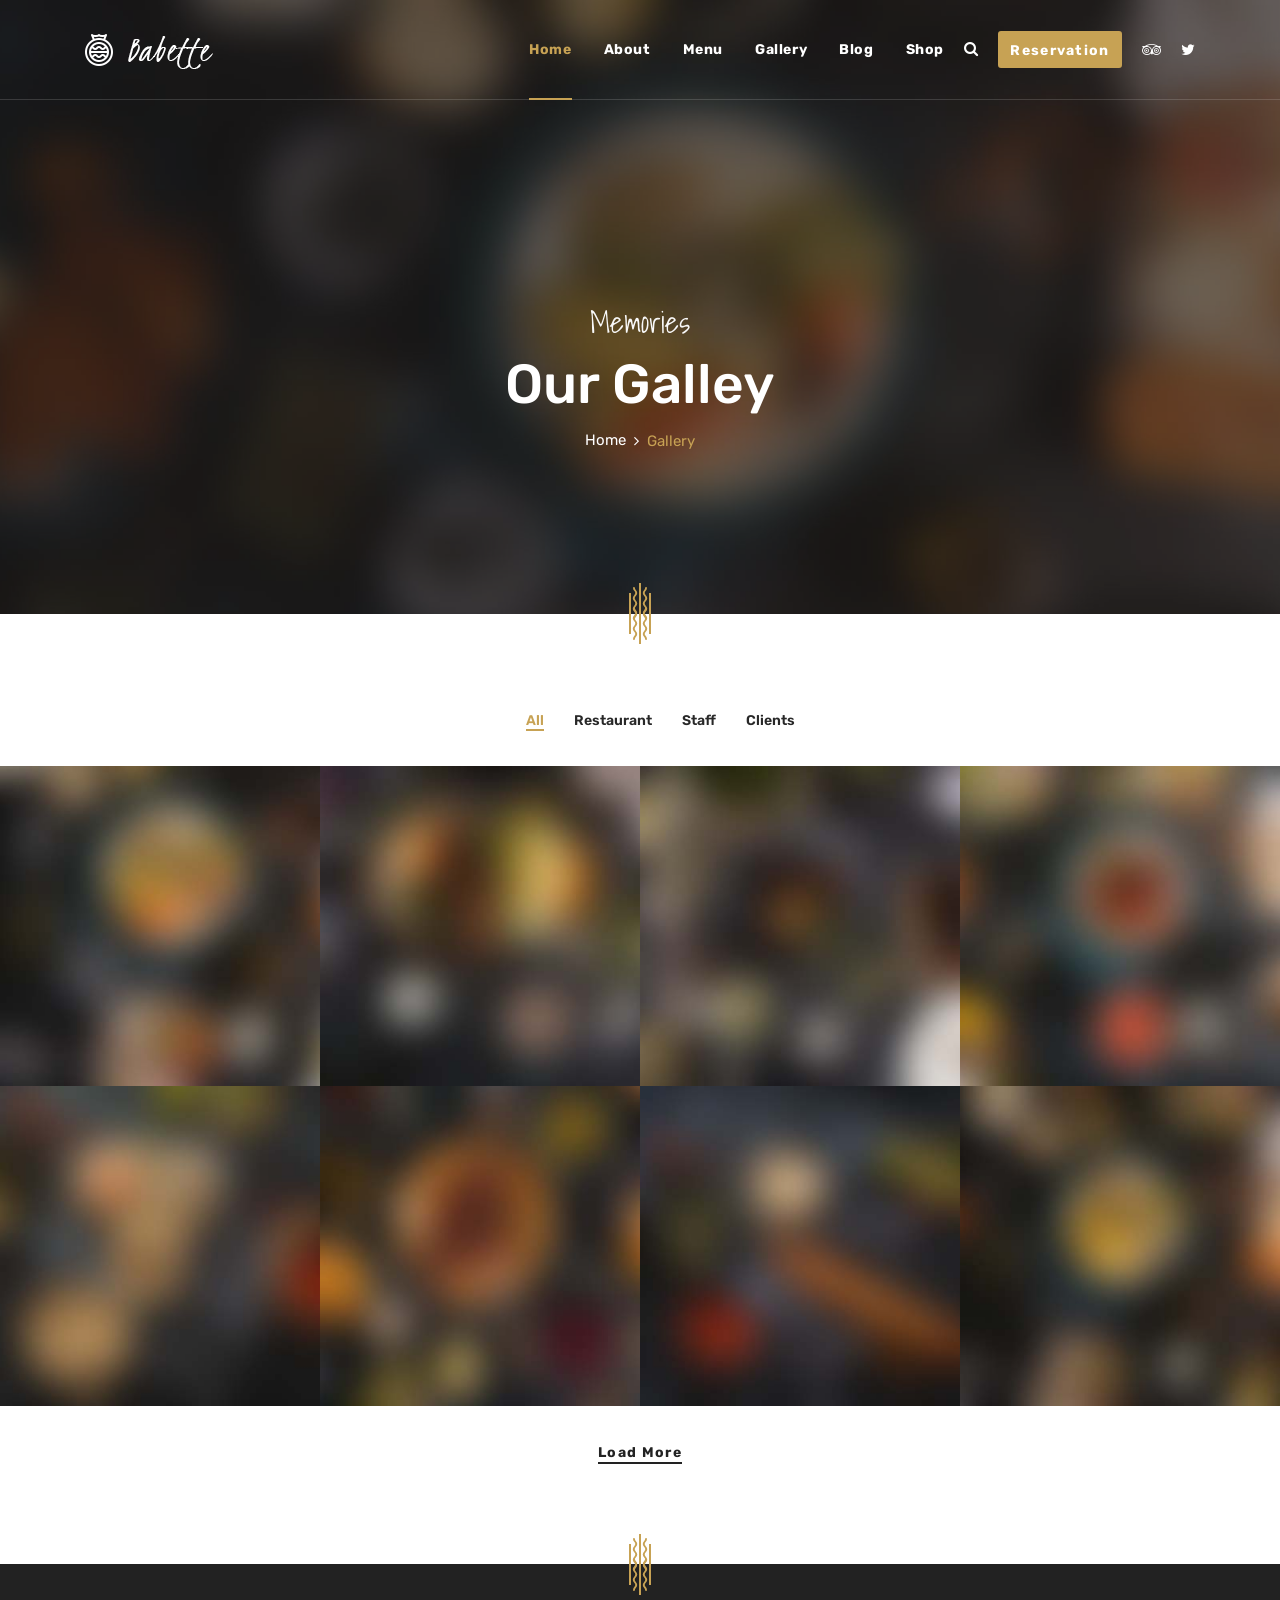
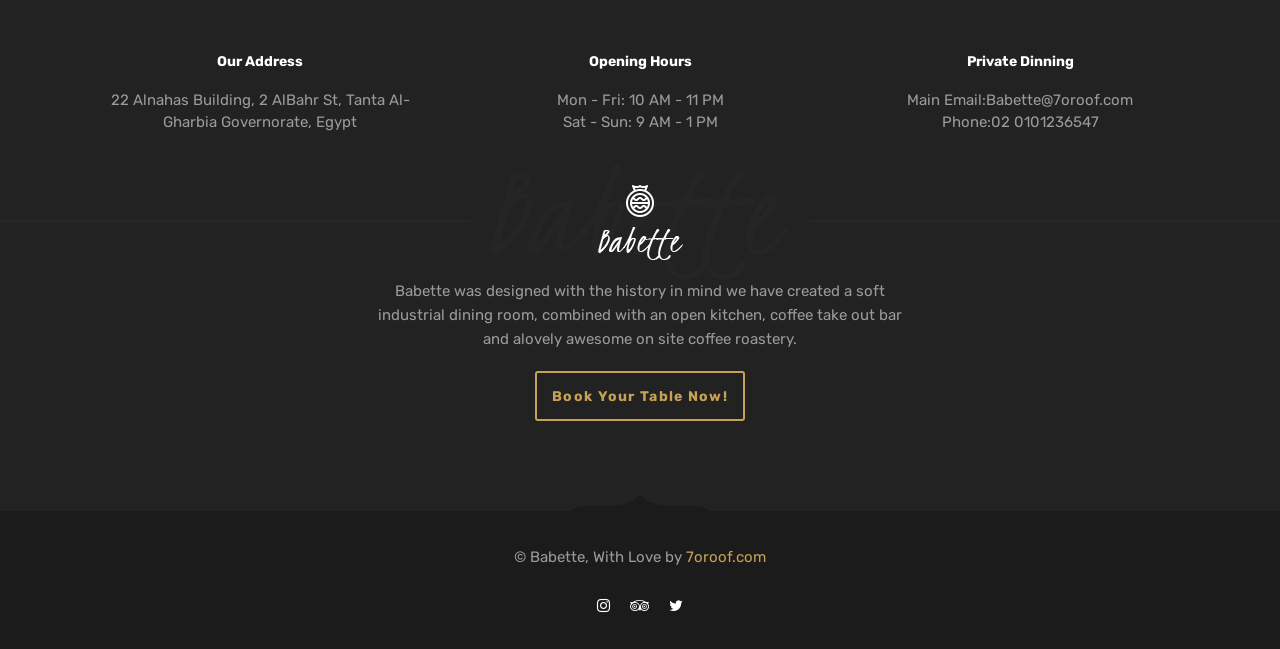
<file: Babette/gallery-fullwidth.html>
<!DOCTYPE html>
<html lang="en">

<head>
  <meta charset="UTF-8" />
  <meta name="viewport" content="width=device-width, initial-scale=1.0" />
  <meta http-equiv="X-UA-Compatible" content="ie=edge" />
  <meta name="description" content="Babette">
  <link href="assets/images/favicon/favicon.png" rel="icon">
  <title>Babette</title>
  <link rel="stylesheet"
    href="https://fonts.googleapis.com/css?family=Rubik:400,500,700%7cShadows+Into+Light&display=swap">
  <link rel="stylesheet" href="assets/css/libraries.css" />
  <link rel="stylesheet" href="assets/css/style.css" />
</head>

<body>
  <div class="wrapper">
    <!-- =========================
        Header
    =========================== -->
    <header id="header" class="header header-transparent header-layout1">
      <nav class="navbar navbar-expand-lg sticky-navbar">
        <div class="container">
          <a class="navbar-brand" href="index.html">
            <img src="assets/images/logo/logo-light.png" class="logo-light" alt="logo">
            <img src="assets/images/logo/logo-dark.png" class="logo-dark" alt="logo">
          </a>
          <button class="navbar-toggler" type="button">
            <span class="menu-lines"><span></span></span>
          </button>
          <div class="collapse navbar-collapse" id="mainNavigation">
            <ul class="navbar-nav ml-auto">
              <li class="nav__item with-dropdown">
                <a href="#" data-toggle="dropdown" class="dropdown-toggle nav__item-link active">Home</a>
                <ul class="dropdown-menu">
                  <li class="nav__item"><a href="index.html" class="nav__item-link">Home Main</a></li>
                  <!-- /.nav-item -->
                  <li class="nav__item"><a href="home-gourmet.html" class="nav__item-link">Home Gourmet</a></li>
                  <!-- /.nav-item -->
                  <li class="nav__item"><a href="home-classic.html" class="nav__item-link">Home Classic</a></li>
                  <!-- /.nav-item -->
                  <li class="nav__item"><a href="home-cafe.html" class="nav__item-link">Home Cafe</a></li>
                  <!-- /.nav-item -->
                </ul><!-- /.dropdown-menu -->
              </li><!-- /.nav-item -->
              <li class="nav__item with-dropdown">
                <a href="#" data-toggle="dropdown" class="dropdown-toggle nav__item-link">About</a>
                <ul class="dropdown-menu">
                  <li class="nav__item"><a href="our-story.html" class="nav__item-link">About Us</a></li>
                  <!-- /.nav-item -->
                  <li class="nav__item"><a href="our-chefs.html" class="nav__item-link">Our chefs</a></li>
                  <!-- /.nav-item -->
                  <li class="nav__item"><a href="our-guestbook.html" class="nav__item-link">Our Guestbook</a></li>
                  <!-- /.nav-item -->
                  <li class="nav__item"><a href="contacts.html" class="nav__item-link">Contact Us</a></li>
                  <!-- /.nav-item -->
                  <li class="nav__item"><a href="events.html" class="nav__item-link">Events</a></li>
                  <!-- /.nav-item -->
                  <li class="nav__item"><a href="event-single.html" class="nav__item-link">Event Single</a></li>
                  <!-- /.nav-item -->
                  <li class="nav__item"><a href="faqs.html" class="nav__item-link">FAQs</a></li> <!-- /.nav-item -->
                </ul><!-- /.dropdown-menu -->
              </li><!-- /.nav-item -->
              <li class="nav__item with-dropdown">
                <a href="#" data-toggle="dropdown" class="dropdown-toggle nav__item-link">Menu</a>
                <ul class="dropdown-menu">
                  <li class="nav__item"><a href="menu-classic.html" class="nav__item-link">Menu Classic</a></li>
                  <!-- /.nav-item -->
                  <li class="nav__item"><a href="menu-mixed.html" class="nav__item-link">Menu Mixed</a></li>
                  <!-- /.nav-item -->
                  <li class="nav__item"><a href="menu-board.html" class="nav__item-link">Menu Board</a></li>
                  <!-- /.nav-item -->
                  <li class="nav__item"><a href="menu-gallery.html" class="nav__item-link">Menu Gallery</a></li>
                  <!-- /.nav-item -->
                </ul><!-- /.dropdown-menu -->
              </li><!-- /.nav-item -->
              <li class="nav__item with-dropdown">
                <a href="#" data-toggle="dropdown" class="dropdown-toggle nav__item-link">Gallery</a>
                <ul class="dropdown-menu">
                  <li class="nav__item"><a href="gallery-grid.html" class="nav__item-link">Gallery grid</a></li>
                  <!-- /.nav-item -->
                  <li class="nav__item"><a href="gallery-fullwidth.html" class="nav__item-link">Gallery Fullwidth</a>
                  </li><!-- /.nav-item -->
                </ul><!-- /.dropdown-menu -->
              </li><!-- /.nav-item -->
              <li class="nav__item with-dropdown">
                <a href="#" data-toggle="dropdown" class="dropdown-toggle nav__item-link">Blog</a>
                <ul class="dropdown-menu">
                  <li class="nav__item"><a href="blog-carousel.html" class="nav__item-link">blog carousel</a></li>
                  <li class="nav__item dropdown-submenu">
                    <a href="#" data-toggle="dropdown" class="dropdown-toggle nav__item-link">Blog Grid</a>
                    <ul class="dropdown-menu">
                      <li class="nav__item">
                        <a href="blog-grid-sidebar.html" class="nav__item-link">Grid Sidebar</a>
                      </li><!-- /.nav-item -->
                      <li class="nav__item">
                        <a href="blog-grid.html" class="nav__item-link">No Sidebar</a>
                      </li><!-- /.nav-item -->
                    </ul><!-- /.dropdown-menu -->
                  </li><!-- /.nav-item -->
                  <li class="nav__item"><a href="blog-standard.html" class="nav__item-link">blog standard</a></li>
                  <!-- /.nav-item -->
                  <li class="nav__item"><a href="blog-single-post.html" class="nav__item-link">single post</a></li>
                  <!-- /.nav-item -->
                </ul><!-- /.dropdown-menu -->
              </li><!-- /.nav-item -->
              <li class="nav__item with-dropdown">
                <a href="#" data-toggle="dropdown" class="dropdown-toggle nav__item-link">Shop</a>
                <ul class="dropdown-menu">
                  <li class="nav__item"><a href="shop.html" class="nav__item-link">our Shop</a></li>
                  <!-- /.nav-item -->
                  <li class="nav__item"><a href="shop-sidebar.html" class="nav__item-link">Shop with Sidebar</a></li>
                  <!-- /.nav-item -->
                  <li class="nav__item"><a href="shop-single-product.html" class="nav__item-link">Single Product</a>
                  </li><!-- /.nav-item -->
                  <li class="nav__item"><a href="shopping-cart.html" class="nav__item-link">cart</a></li>
                  <!-- /.nav-item -->
                </ul><!-- /.dropdown-menu -->
              </li><!-- /.nav-item -->
              <!-- /.nav-item -->
            </ul><!-- /.navbar-nav -->
          </div><!-- /.navbar-collapse -->
          <div class="navbar-actions-wrap">
            <div class="navbar-actions d-flex align-items-center">
              <a href="#" class="navbar__action-btn search-popup-trigger"><i class="fa fa-search"></i></a>
              <a href="reservation.html"
                class="navbar__action-btn navbar__action-btn-reserve btn btn__primary">Reservation</a>
              <ul class="social__icons">
                <li><a href="#"><i class="fa fa-tripadvisor"></i></a></li>
                <li><a href="#"><i class="fa fa-twitter"></i></a></li>
              </ul><!-- /.social__icons -->
            </div><!-- /.navbar-actions -->
          </div><!-- /.navbar-actions-wrap -->
        </div><!-- /.container -->
      </nav><!-- /.navabr -->
    </header><!-- /.Header -->

    <!-- ========================
       page title 
    =========================== -->
    <section id="page-title" class="page-title page-title-layout4 text-center bg-overlay bg-overlay-2 bg-parallax">
      <div class="bg-img"><img src="assets/images/backgrounds/1.jpg" alt="background"></div>
      <svg class="pagetitle__divider-shape" xmlns="http://www.w3.org/2000/svg" width="22" height="61"
        viewBox="0 0 22 61">
        <path
          d="M799,769h2v61h-2V769Zm8,24.8a0.969,0.969,0,0,0-1.911,0,3.012,3.012,0,0,1-.883,2.16,4.486,4.486,0,0,0,0,6.136,3.083,3.083,0,0,1,0,4.32,4.486,4.486,0,0,0,0,6.136,3.088,3.088,0,0,1,0,4.325,4.5,4.5,0,0,0,0,6.142,3.014,3.014,0,0,1,.884,2.163,0.969,0.969,0,0,0,1.911,0,4.414,4.414,0,0,0-1.213-3.07,3.091,3.091,0,0,1,0-4.328,4.491,4.491,0,0,0,0-6.14,3.08,3.08,0,0,1,0-4.319,4.488,4.488,0,0,0,0-6.137,3.081,3.081,0,0,1,0-4.32A4.407,4.407,0,0,0,807,793.8Zm0-20a0.969,0.969,0,0,0-1.911,0,3.014,3.014,0,0,1-.883,2.16,4.486,4.486,0,0,0,0,6.136,3.083,3.083,0,0,1,0,4.32,4.488,4.488,0,0,0,0,6.137,3.087,3.087,0,0,1,0,4.324,4.5,4.5,0,0,0,0,6.142,3.014,3.014,0,0,1,.884,2.163,0.969,0.969,0,0,0,1.911,0,4.414,4.414,0,0,0-1.213-3.07,3.089,3.089,0,0,1,0-4.327,4.491,4.491,0,0,0,0-6.14,3.081,3.081,0,0,1,0-4.32,4.488,4.488,0,0,0,0-6.137,3.081,3.081,0,0,1,0-4.32A4.409,4.409,0,0,0,807,773.8ZM793,793.8a0.969,0.969,0,0,1,1.911,0,3.012,3.012,0,0,0,.883,2.16,4.486,4.486,0,0,1,0,6.136,3.083,3.083,0,0,0,0,4.32,4.486,4.486,0,0,1,0,6.136,3.088,3.088,0,0,0,0,4.325,4.5,4.5,0,0,1,0,6.142,3.014,3.014,0,0,0-.884,2.163,0.969,0.969,0,0,1-1.911,0,4.414,4.414,0,0,1,1.213-3.07,3.091,3.091,0,0,0,0-4.328,4.491,4.491,0,0,1,0-6.14,3.08,3.08,0,0,0,0-4.319,4.488,4.488,0,0,1,0-6.137,3.081,3.081,0,0,0,0-4.32A4.407,4.407,0,0,1,793,793.8Zm0-20a0.969,0.969,0,0,1,1.911,0,3.014,3.014,0,0,0,.883,2.16,4.486,4.486,0,0,1,0,6.136,3.083,3.083,0,0,0,0,4.32,4.488,4.488,0,0,1,0,6.137,3.087,3.087,0,0,0,0,4.324,4.5,4.5,0,0,1,0,6.142,3.014,3.014,0,0,0-.884,2.163,0.969,0.969,0,0,1-1.911,0,4.414,4.414,0,0,1,1.213-3.07,3.089,3.089,0,0,0,0-4.327,4.491,4.491,0,0,1,0-6.14,3.081,3.081,0,0,0,0-4.32,4.488,4.488,0,0,1,0-6.137,3.081,3.081,0,0,0,0-4.32A4.409,4.409,0,0,1,793,773.8Zm-4,5.2h2v41h-2V779Zm20,0h2v41h-2V779Z"
          transform="translate(-789 -769)"></path>
      </svg>
      <div class="container">
        <div class="row">
          <div class="col-sm-12 col-md-12 col-lg-12">
            <span class="pagetitle__subheading">Memories</span>
            <h1 class="pagetitle__heading">Our Galley</h1>
            <nav aria-label="breadcrumb">
              <ol class="breadcrumb justify-content-center">
                <li class="breadcrumb-item"><a href="index.html">Home</a></li>
                <li class="breadcrumb-item active" aria-current="page">Gallery</li>
              </ol>
            </nav>
          </div><!-- /.col-lg-12 -->
        </div><!-- /.row -->
      </div><!-- /.container -->
    </section><!-- /.page-title -->

    <!-- =========================== 
      portfolio Gallery 
    ============================= -->
    <section id="portfolioGallery" class="portfolio portfolio-gallery portfolio-gallery-no-margin">
      <div class="container-fluid col-padding-0">
        <div class="row">
          <div class="col-sm-12 col-md-12 col-lg-12">
            <ul class="portfolio-filter justify-content-center">
              <li><a class="filter active" href="#" data-filter="all">All</a></li>
              <li><a class="filter" href="#" data-filter=".filter-restaurant">Restaurant</a></li>
              <li><a class="filter" href="#" data-filter=".filter-staff">staff</a></li>
              <li><a class="filter" href="#" data-filter=".filter-clients">Clients</a></li>
            </ul><!-- /.portfolio-filter  -->
          </div><!-- /.col-lg-12 -->
        </div><!-- /.row -->
        <div class="row filtered-items-wrap">
          <!-- portfolio item #1 -->
          <div class="col-sm-6 col-md-4 col-lg-3 mix filter-restaurant">
            <div class="portfolio-item">
              <div class="portfolio__img">
                <img src="assets/images/gallery/1.jpg" alt="portfolio img">
              </div><!-- /.portfolio-img -->
              <div class="portfolio__hover">
                <a href="assets/images/gallery/1.jpg" data-lightbox="lightbox" class="zoom__icon"></a>
              </div><!-- /.portfolio__hover-->
            </div><!-- /.portfolio-item -->
          </div><!-- /.col-lg-4 -->
          <!-- portfolio item #2 -->
          <div class="col-sm-6 col-md-4 col-lg-3 mix filter-staff">
            <div class="portfolio-item">
              <div class="portfolio__img">
                <img src="assets/images/gallery/2.jpg" alt="portfolio img">
              </div><!-- /.portfolio-img -->
              <div class="portfolio__hover">
                <a href="assets/images/gallery/2.jpg" data-lightbox="lightbox" class="zoom__icon"></a>
              </div><!-- /.portfolio__hover-->
            </div><!-- /.portfolio-item -->
          </div><!-- /.col-lg-4 -->
          <!-- portfolio item #3 -->
          <div class="col-sm-6 col-md-4 col-lg-3 mix filter-clients">
            <div class="portfolio-item">
              <div class="portfolio__img">
                <img src="assets/images/gallery/3.jpg" alt="portfolio img">
              </div><!-- /.portfolio-img -->
              <div class="portfolio__hover">
                <a href="assets/images/gallery/3.jpg" data-lightbox="lightbox" class="zoom__icon"></a>
              </div><!-- /.portfolio__hover-->
            </div><!-- /.portfolio-item -->
          </div><!-- /.col-lg-4 -->
          <!-- portfolio item #4 -->
          <div class="col-sm-6 col-md-4 col-lg-3 mix filter-restaurant ">
            <div class="portfolio-item">
              <div class="portfolio__img">
                <img src="assets/images/gallery/4.jpg" alt="portfolio img">
              </div><!-- /.portfolio-img -->
              <div class="portfolio__hover">
                <a href="assets/images/gallery/4.jpg" data-lightbox="lightbox" class="zoom__icon"></a>
              </div><!-- /.portfolio__hover-->
            </div><!-- /.portfolio-item -->
          </div><!-- /.col-lg-4 -->
          <!-- portfolio item #5 -->
          <div class="col-sm-6 col-md-4 col-lg-3 mix filter-staff">
            <div class="portfolio-item">
              <div class="portfolio__img">
                <img src="assets/images/gallery/5.jpg" alt="portfolio img">
              </div><!-- /.portfolio-img -->
              <div class="portfolio__hover">
                <a href="assets/images/gallery/5.jpg" data-lightbox="lightbox" class="zoom__icon"></a>
              </div><!-- /.portfolio__hover-->
            </div><!-- /.portfolio-item -->
          </div><!-- /.col-lg-4 -->
          <!-- portfolio item #6 -->
          <div class="col-sm-6 col-md-4 col-lg-3 mix filter-clients">
            <div class="portfolio-item">
              <div class="portfolio__img">
                <img src="assets/images/gallery/6.jpg" alt="portfolio img">
              </div><!-- /.portfolio-img -->
              <div class="portfolio__hover">
                <a href="assets/images/gallery/6.jpg" data-lightbox="lightbox" class="zoom__icon"></a>
              </div><!-- /.portfolio__hover-->
            </div><!-- /.portfolio-item -->
          </div><!-- /.col-lg-4 -->
          <!-- portfolio item #7 -->
          <div class="col-sm-6 col-md-4 col-lg-3 mix filter-clients">
            <div class="portfolio-item">
              <div class="portfolio__img">
                <img src="assets/images/gallery/7.jpg" alt="portfolio img">
              </div><!-- /.portfolio-img -->
              <div class="portfolio__hover">
                <a href="assets/images/gallery/7.jpg" data-lightbox="lightbox" class="zoom__icon"></a>
              </div><!-- /.portfolio__hover-->
            </div><!-- /.portfolio-item -->
          </div><!-- /.col-lg-4 -->
          <!-- portfolio item #8 -->
          <div class="col-sm-6 col-md-4 col-lg-3 mix filter-staff">
            <div class="portfolio-item">
              <div class="portfolio__img">
                <img src="assets/images/gallery/8.jpg" alt="portfolio img">
              </div><!-- /.portfolio-img -->
              <div class="portfolio__hover">
                <a href="assets/images/gallery/8.jpg" data-lightbox="lightbox" class="zoom__icon"></a>
              </div><!-- /.portfolio__hover-->
            </div><!-- /.portfolio-item -->
          </div><!-- /.col-lg-4 -->
          <!-- portfolio item #9 -->
          <div class="col-sm-6 col-md-4 col-lg-3 mix filter-restaurant  portfolio-hidden">
            <div class="portfolio-item">
              <div class="portfolio__img">
                <img src="assets/images/gallery/1.jpg" alt="portfolio img">
              </div><!-- /.portfolio-img -->
              <div class="portfolio__hover">
                <a href="assets/images/gallery/1.jpg" data-lightbox="lightbox" class="zoom__icon"></a>
              </div><!-- /.portfolio__hover-->
            </div><!-- /.portfolio-item -->
          </div><!-- /.col-lg-4 -->
          <!-- portfolio item #10 -->
          <div class="col-sm-6 col-md-4 col-lg-3 mix filter-clients portfolio-hidden">
            <div class="portfolio-item">
              <div class="portfolio__img">
                <img src="assets/images/gallery/4.jpg" alt="portfolio img">
              </div><!-- /.portfolio-img -->
              <div class="portfolio__hover">
                <a href="assets/images/gallery/4.jpg" data-lightbox="lightbox" class="zoom__icon"></a>
              </div><!-- /.portfolio__hover-->
            </div><!-- /.portfolio-item -->
          </div><!-- /.col-lg-4 -->
          <!-- portfolio item #11 -->
          <div class="col-sm-6 col-md-4 col-lg-3 mix filter-staff portfolio-hidden">
            <div class="portfolio-item">
              <div class="portfolio__img">
                <img src="assets/images/gallery/5.jpg" alt="portfolio img">
              </div><!-- /.portfolio-img -->
              <div class="portfolio__hover">
                <a href="assets/images/gallery/5.jpg" data-lightbox="lightbox" class="zoom__icon"></a>
              </div><!-- /.portfolio__hover-->
            </div><!-- /.portfolio-item -->
          </div><!-- /.col-lg-4 -->
          <!-- portfolio item #12 -->
          <div class="col-sm-6 col-md-4 col-lg-3 mix filter-restaurant portfolio-hidden">
            <div class="portfolio-item">
              <div class="portfolio__img">
                <img src="assets/images/gallery/6.jpg" alt="portfolio img">
              </div><!-- /.portfolio-img -->
              <div class="portfolio__hover">
                <a href="assets/images/gallery/6.jpg" data-lightbox="lightbox" class="zoom__icon"></a>
              </div><!-- /.portfolio__hover-->
            </div><!-- /.portfolio-item -->
          </div><!-- /.col-lg-4 -->
        </div><!-- /.row -->
        <div class="row">
          <div class="col-sm-12 col-md-12 col-lg-12 text-center">
            <a class="btn btn__secondary btn__link mt-40 loadMoreportfolio" href="#">Load more</a>
          </div><!-- /.col-lg-12 -->
        </div><!-- /.row -->
      </div><!-- /.container -->
    </section><!-- /.portfolio Gallery -->

    <!-- ========================
      Footer
    ========================== -->
    <footer id="footer" class="footer footer-layout1 text-center bg-dark">
      <div class="footer-inner">
        <div class="container">
          <div class="footer-top">
            <div class="row">
              <div class="col-sm-12 col-md-12 col-lg-12 position-static">
                <svg class="footer__divider-shape" xmlns="http://www.w3.org/2000/svg" width="22" height="61"
                  viewBox="0 0 22 61">
                  <path
                    d="M799,769h2v61h-2V769Zm8,24.8a0.969,0.969,0,0,0-1.911,0,3.012,3.012,0,0,1-.883,2.16,4.486,4.486,0,0,0,0,6.136,3.083,3.083,0,0,1,0,4.32,4.486,4.486,0,0,0,0,6.136,3.088,3.088,0,0,1,0,4.325,4.5,4.5,0,0,0,0,6.142,3.014,3.014,0,0,1,.884,2.163,0.969,0.969,0,0,0,1.911,0,4.414,4.414,0,0,0-1.213-3.07,3.091,3.091,0,0,1,0-4.328,4.491,4.491,0,0,0,0-6.14,3.08,3.08,0,0,1,0-4.319,4.488,4.488,0,0,0,0-6.137,3.081,3.081,0,0,1,0-4.32A4.407,4.407,0,0,0,807,793.8Zm0-20a0.969,0.969,0,0,0-1.911,0,3.014,3.014,0,0,1-.883,2.16,4.486,4.486,0,0,0,0,6.136,3.083,3.083,0,0,1,0,4.32,4.488,4.488,0,0,0,0,6.137,3.087,3.087,0,0,1,0,4.324,4.5,4.5,0,0,0,0,6.142,3.014,3.014,0,0,1,.884,2.163,0.969,0.969,0,0,0,1.911,0,4.414,4.414,0,0,0-1.213-3.07,3.089,3.089,0,0,1,0-4.327,4.491,4.491,0,0,0,0-6.14,3.081,3.081,0,0,1,0-4.32,4.488,4.488,0,0,0,0-6.137,3.081,3.081,0,0,1,0-4.32A4.409,4.409,0,0,0,807,773.8ZM793,793.8a0.969,0.969,0,0,1,1.911,0,3.012,3.012,0,0,0,.883,2.16,4.486,4.486,0,0,1,0,6.136,3.083,3.083,0,0,0,0,4.32,4.486,4.486,0,0,1,0,6.136,3.088,3.088,0,0,0,0,4.325,4.5,4.5,0,0,1,0,6.142,3.014,3.014,0,0,0-.884,2.163,0.969,0.969,0,0,1-1.911,0,4.414,4.414,0,0,1,1.213-3.07,3.091,3.091,0,0,0,0-4.328,4.491,4.491,0,0,1,0-6.14,3.08,3.08,0,0,0,0-4.319,4.488,4.488,0,0,1,0-6.137,3.081,3.081,0,0,0,0-4.32A4.407,4.407,0,0,1,793,793.8Zm0-20a0.969,0.969,0,0,1,1.911,0,3.014,3.014,0,0,0,.883,2.16,4.486,4.486,0,0,1,0,6.136,3.083,3.083,0,0,0,0,4.32,4.488,4.488,0,0,1,0,6.137,3.087,3.087,0,0,0,0,4.324,4.5,4.5,0,0,1,0,6.142,3.014,3.014,0,0,0-.884,2.163,0.969,0.969,0,0,1-1.911,0,4.414,4.414,0,0,1,1.213-3.07,3.089,3.089,0,0,0,0-4.327,4.491,4.491,0,0,1,0-6.14,3.081,3.081,0,0,0,0-4.32,4.488,4.488,0,0,1,0-6.137,3.081,3.081,0,0,0,0-4.32A4.409,4.409,0,0,1,793,773.8Zm-4,5.2h2v41h-2V779Zm20,0h2v41h-2V779Z"
                    transform="translate(-789 -769)"></path>
                </svg>
              </div><!-- /.col-lg-12 -->
              <div class="col-sm-12 col-md-12 col-lg-4">
                <div class="contact-box">
                  <h6 class="contact__box-title">Our Address</h6>
                  <ul class="contact__box-list list-unstyled">
                    <li>22 Alnahas Building, 2 AlBahr St, Tanta Al-Gharbia Governorate, Egypt</li>
                  </ul>
                </div><!-- /.contact-box -->
              </div><!-- /.col-lg-4 -->
              <div class="col-sm-12 col-md-12 col-lg-4">
                <div class="contact-box">
                  <h6 class="contact__box-title">Opening Hours</h6>
                  <ul class="contact__box-list list-unstyled">
                    <li>Mon - Fri: 10 AM - 11 PM</li>
                    <li>Sat - Sun: 9 AM - 1 PM</li>
                  </ul>
                </div><!-- /.contact-box -->
              </div><!-- /.col-lg-4 -->
              <div class="col-sm-12 col-md-12 col-lg-4">
                <div class="contact-box">
                  <h6 class="contact__box-title">Private Dinning</h6>
                  <ul class="contact__box-list list-unstyled">
                    <li><span>Main Email:</span><a href="mailto:Babette@7oroof.com">Babette@7oroof.com</a></li>
                    <li><span>Phone:</span><a href="tel:020101236547">02 0101236547</a></li>
                  </ul>
                </div><!-- /.contact-box -->
              </div><!-- /.col-lg-4 -->
            </div><!-- /.row -->
          </div><!-- /.footer-top -->
          <div class="footer-middle">
            <div class="row">
              <div class="col-sm-12 col-md-12 col-lg-12 position-static">
                <div class="footer__logo-wrap text-center">
                  <img src="assets/images/logo/footer-logo.png" alt="logo" class="footer__logo">
                </div>
              </div><!-- /.col-lg-12 -->
            </div><!-- /.row -->
            <div class="row">
              <div class="col-sm-12 col-md-12 col-lg-6 offset-lg-3">
                <p class="mb-20">Babette was designed with the history in mind we have created a soft industrial dining
                  room, combined with an open kitchen, coffee take out bar and alovely awesome on site coffee roastery.
                </p>
                <a href="reservation.html" class="btn btn__primary btn__bordered btn__lg">Book Your Table Now!</a>
              </div><!-- /.col-lg-6 -->
            </div><!-- /.row -->
          </div><!-- /.footer-middle -->
        </div><!-- /.container -->
        <div class="footer-bottom">
          <div class="container">
            <div class="row">
              <div class="col-sm-12 col-md-12 col-lg-12">
                <div class="footer__copyright mb-30">
                  <span>&copy; Babette, With Love by </span>
                  <a href="http://themeforest.net/user/7oroof" class="color-theme">7oroof.com</a>
                </div>
                <ul class="social__icons social__icons-white justify-content-center">
                  <li><a href="#"><i class="fa fa-instagram"></i></a></li>
                  <li><a href="#"><i class="fa fa-tripadvisor"></i></a></li>
                  <li><a href="#"><i class="fa fa-twitter"></i></a></li>
                </ul><!-- /.social__icons -->
              </div>
            </div><!-- /.row -->
          </div><!-- /.container -->
          <svg class="footer__divider-shape-bottom" xmlns="http://www.w3.org/2000/svg" width="142" height="17"
            viewBox="0 0 142 17">
            <path
              d="M800,600V583c8.782,15.985,46.811,11.315,56,12a35.721,35.721,0,0,1,15,5m-71,0V583c-8.782,15.985-46.811,11.315-56,12a35.717,35.717,0,0,0-15,5"
              transform="translate(-729 -583)"></path>
          </svg>
        </div><!-- /.Footer-bottom -->
      </div><!-- /.Footer-inner -->
    </footer><!-- /.Footer -->
    <button id="scrollTopBtn"><i class="fa fa-angle-up"></i></button>

    <div class="search-popup">
      <i class="fa fa-times close-search"></i>
      <form class="module__search-form">
        <input type="text" class="search__input" placeholder="Type Words Then Enter">
        <button class="module__search-btn"><i class="fa fa-search"></i></button>
      </form>
    </div><!-- /.search-popup -->

  </div>
  <!-- /.wrapper -->

  <script src="assets/js/jquery-3.3.1.min.js"></script>
  <script src="assets/js/plugins.js"></script>
  <script src="assets/js/main.js"></script>
</body>

</html>
</file>
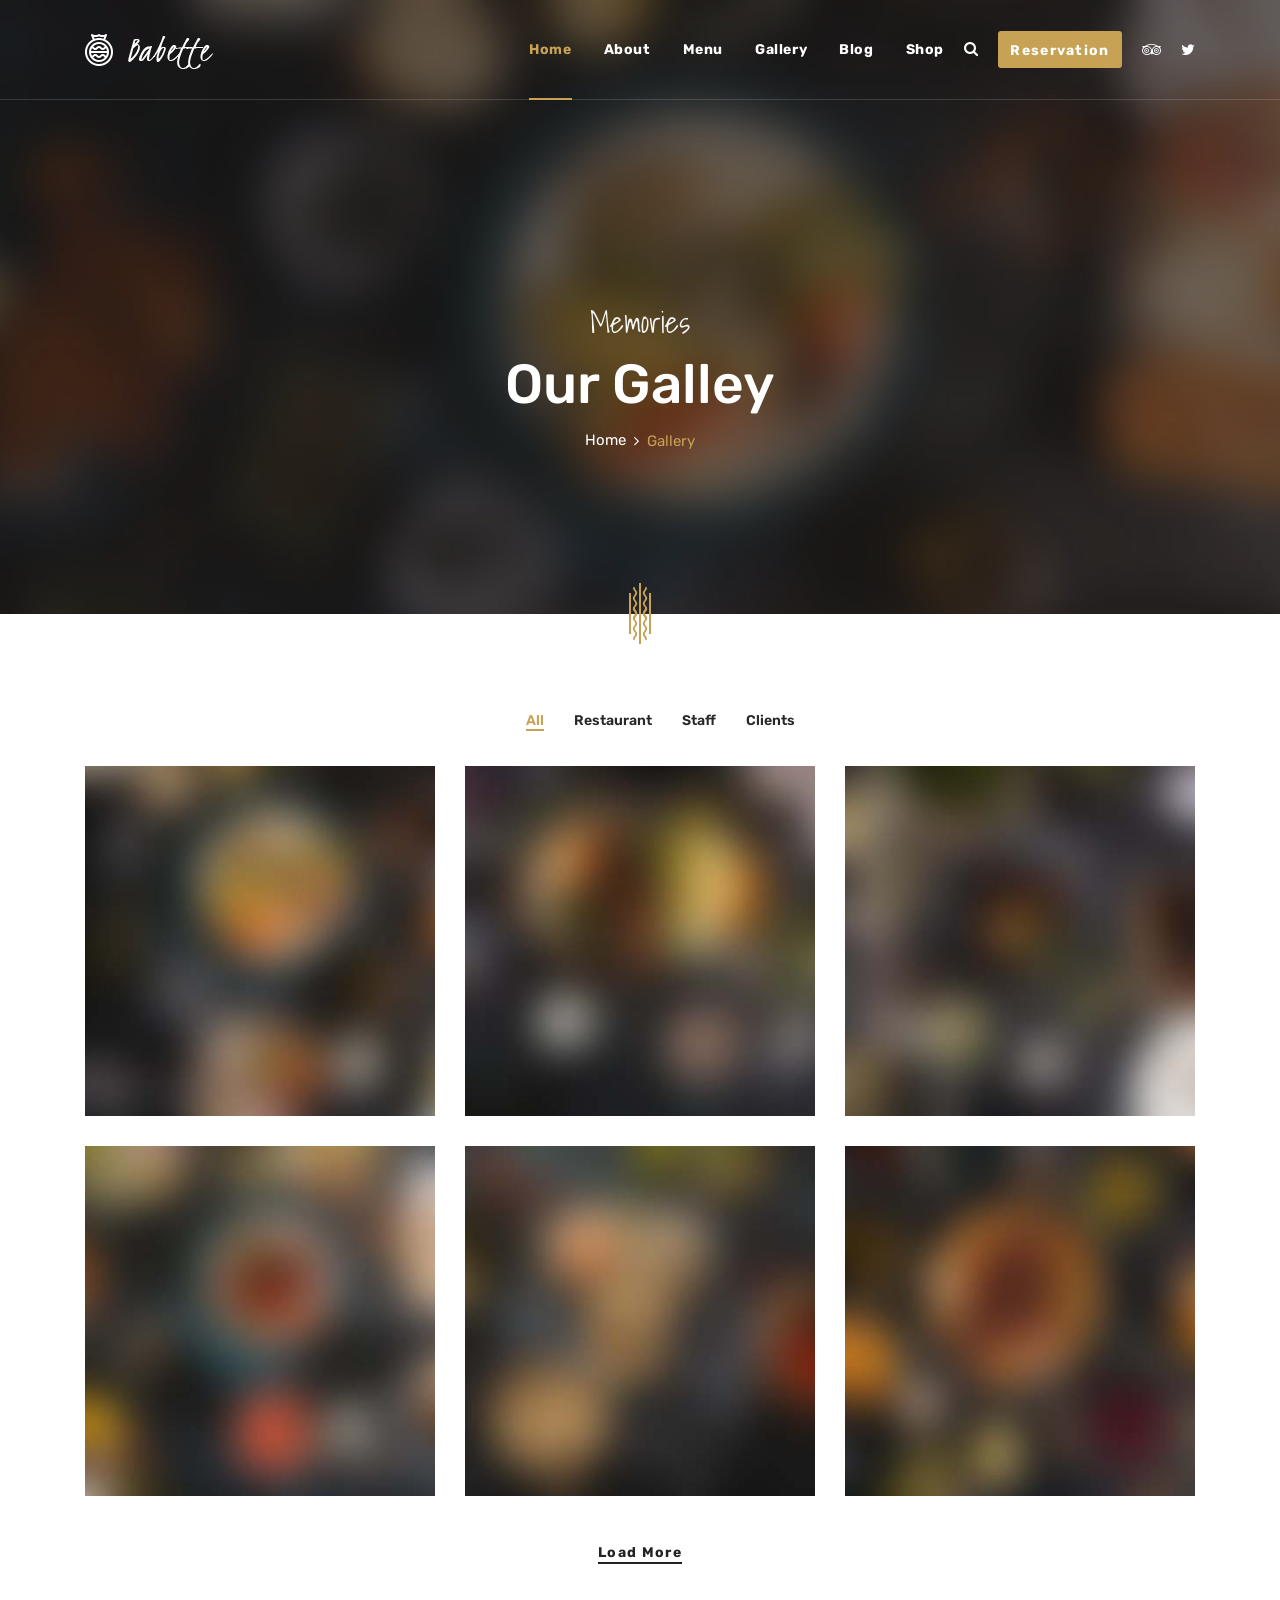
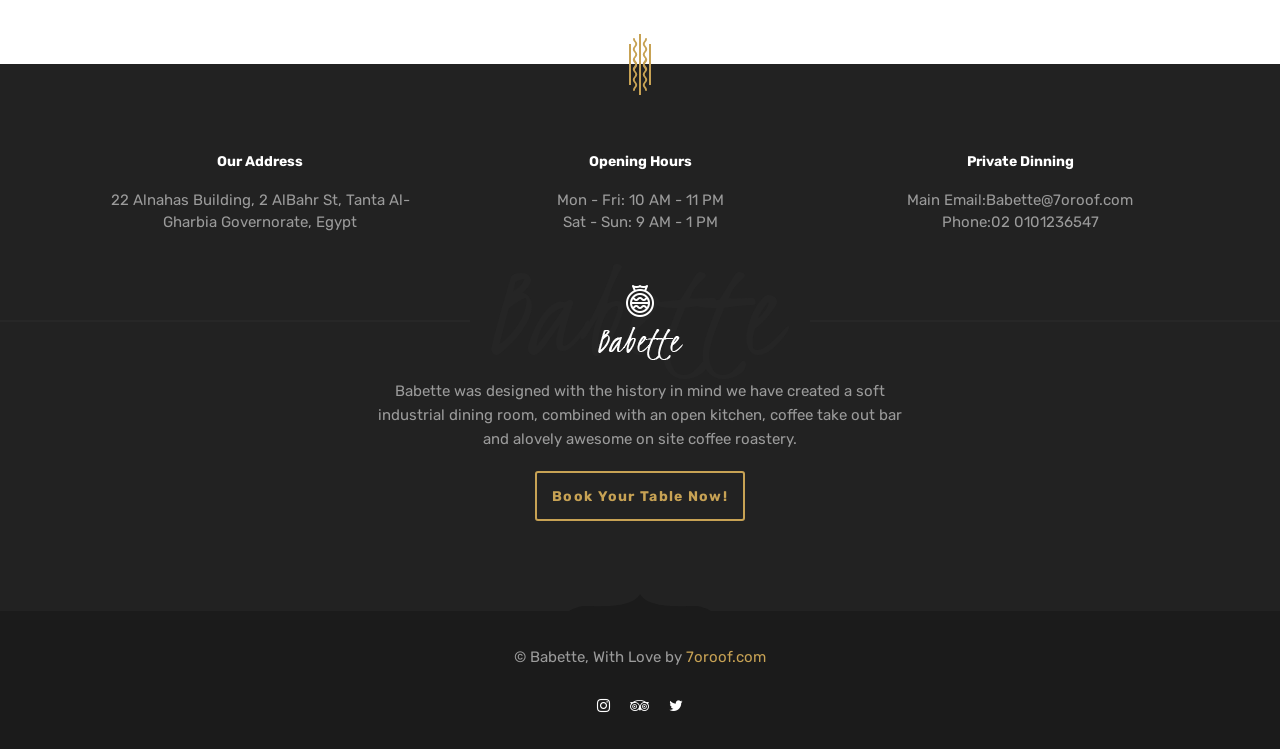
<file: Babette/gallery-grid.html>
<!DOCTYPE html>
<html lang="en">

<head>
  <meta charset="UTF-8" />
  <meta name="viewport" content="width=device-width, initial-scale=1.0" />
  <meta http-equiv="X-UA-Compatible" content="ie=edge" />
  <meta name="description" content="Babette">
  <link href="assets/images/favicon/favicon.png" rel="icon">
  <title>Babette</title>
  <link rel="stylesheet"
    href="https://fonts.googleapis.com/css?family=Rubik:400,500,700%7cShadows+Into+Light&display=swap">
  <link rel="stylesheet" href="assets/css/libraries.css" />
  <link rel="stylesheet" href="assets/css/style.css" />
</head>

<body>
  <div class="wrapper">
    <!-- =========================
        Header
    =========================== -->
    <header id="header" class="header header-transparent header-layout1">
      <nav class="navbar navbar-expand-lg sticky-navbar">
        <div class="container">
          <a class="navbar-brand" href="index.html">
            <img src="assets/images/logo/logo-light.png" class="logo-light" alt="logo">
            <img src="assets/images/logo/logo-dark.png" class="logo-dark" alt="logo">
          </a>
          <button class="navbar-toggler" type="button">
            <span class="menu-lines"><span></span></span>
          </button>
          <div class="collapse navbar-collapse" id="mainNavigation">
            <ul class="navbar-nav ml-auto">
              <li class="nav__item with-dropdown">
                <a href="#" data-toggle="dropdown" class="dropdown-toggle nav__item-link active">Home</a>
                <ul class="dropdown-menu">
                  <li class="nav__item"><a href="index.html" class="nav__item-link">Home Main</a></li>
                  <!-- /.nav-item -->
                  <li class="nav__item"><a href="home-gourmet.html" class="nav__item-link">Home Gourmet</a></li>
                  <!-- /.nav-item -->
                  <li class="nav__item"><a href="home-classic.html" class="nav__item-link">Home Classic</a></li>
                  <!-- /.nav-item -->
                  <li class="nav__item"><a href="home-cafe.html" class="nav__item-link">Home Cafe</a></li>
                  <!-- /.nav-item -->
                </ul><!-- /.dropdown-menu -->
              </li><!-- /.nav-item -->
              <li class="nav__item with-dropdown">
                <a href="#" data-toggle="dropdown" class="dropdown-toggle nav__item-link">About</a>
                <ul class="dropdown-menu">
                  <li class="nav__item"><a href="our-story.html" class="nav__item-link">About Us</a></li>
                  <!-- /.nav-item -->
                  <li class="nav__item"><a href="our-chefs.html" class="nav__item-link">Our chefs</a></li>
                  <!-- /.nav-item -->
                  <li class="nav__item"><a href="our-guestbook.html" class="nav__item-link">Our Guestbook</a></li>
                  <!-- /.nav-item -->
                  <li class="nav__item"><a href="contacts.html" class="nav__item-link">Contact Us</a></li>
                  <!-- /.nav-item -->
                  <li class="nav__item"><a href="events.html" class="nav__item-link">Events</a></li>
                  <!-- /.nav-item -->
                  <li class="nav__item"><a href="event-single.html" class="nav__item-link">Event Single</a></li>
                  <!-- /.nav-item -->
                  <li class="nav__item"><a href="faqs.html" class="nav__item-link">FAQs</a></li> <!-- /.nav-item -->
                </ul><!-- /.dropdown-menu -->
              </li><!-- /.nav-item -->
              <li class="nav__item with-dropdown">
                <a href="#" data-toggle="dropdown" class="dropdown-toggle nav__item-link">Menu</a>
                <ul class="dropdown-menu">
                  <li class="nav__item"><a href="menu-classic.html" class="nav__item-link">Menu Classic</a></li>
                  <!-- /.nav-item -->
                  <li class="nav__item"><a href="menu-mixed.html" class="nav__item-link">Menu Mixed</a></li>
                  <!-- /.nav-item -->
                  <li class="nav__item"><a href="menu-board.html" class="nav__item-link">Menu Board</a></li>
                  <!-- /.nav-item -->
                  <li class="nav__item"><a href="menu-gallery.html" class="nav__item-link">Menu Gallery</a></li>
                  <!-- /.nav-item -->
                </ul><!-- /.dropdown-menu -->
              </li><!-- /.nav-item -->
              <li class="nav__item with-dropdown">
                <a href="#" data-toggle="dropdown" class="dropdown-toggle nav__item-link">Gallery</a>
                <ul class="dropdown-menu">
                  <li class="nav__item"><a href="gallery-grid.html" class="nav__item-link">Gallery grid</a></li>
                  <!-- /.nav-item -->
                  <li class="nav__item"><a href="gallery-fullwidth.html" class="nav__item-link">Gallery Fullwidth</a>
                  </li><!-- /.nav-item -->
                </ul><!-- /.dropdown-menu -->
              </li><!-- /.nav-item -->
              <li class="nav__item with-dropdown">
                <a href="#" data-toggle="dropdown" class="dropdown-toggle nav__item-link">Blog</a>
                <ul class="dropdown-menu">
                  <li class="nav__item"><a href="blog-carousel.html" class="nav__item-link">blog carousel</a></li>
                  <li class="nav__item dropdown-submenu">
                    <a href="#" data-toggle="dropdown" class="dropdown-toggle nav__item-link">Blog Grid</a>
                    <ul class="dropdown-menu">
                      <li class="nav__item">
                        <a href="blog-grid-sidebar.html" class="nav__item-link">Grid Sidebar</a>
                      </li><!-- /.nav-item -->
                      <li class="nav__item">
                        <a href="blog-grid.html" class="nav__item-link">No Sidebar</a>
                      </li><!-- /.nav-item -->
                    </ul><!-- /.dropdown-menu -->
                  </li><!-- /.nav-item -->
                  <li class="nav__item"><a href="blog-standard.html" class="nav__item-link">blog standard</a></li>
                  <!-- /.nav-item -->
                  <li class="nav__item"><a href="blog-single-post.html" class="nav__item-link">single post</a></li>
                  <!-- /.nav-item -->
                </ul><!-- /.dropdown-menu -->
              </li><!-- /.nav-item -->
              <li class="nav__item with-dropdown">
                <a href="#" data-toggle="dropdown" class="dropdown-toggle nav__item-link">Shop</a>
                <ul class="dropdown-menu">
                  <li class="nav__item"><a href="shop.html" class="nav__item-link">our Shop</a></li>
                  <!-- /.nav-item -->
                  <li class="nav__item"><a href="shop-sidebar.html" class="nav__item-link">Shop with Sidebar</a></li>
                  <!-- /.nav-item -->
                  <li class="nav__item"><a href="shop-single-product.html" class="nav__item-link">Single Product</a>
                  </li><!-- /.nav-item -->
                  <li class="nav__item"><a href="shopping-cart.html" class="nav__item-link">cart</a></li>
                  <!-- /.nav-item -->
                </ul><!-- /.dropdown-menu -->
              </li><!-- /.nav-item -->
              <!-- /.nav-item -->
            </ul><!-- /.navbar-nav -->
          </div><!-- /.navbar-collapse -->
          <div class="navbar-actions-wrap">
            <div class="navbar-actions d-flex align-items-center">
              <a href="#" class="navbar__action-btn search-popup-trigger"><i class="fa fa-search"></i></a>
              <a href="reservation.html"
                class="navbar__action-btn navbar__action-btn-reserve btn btn__primary">Reservation</a>
              <ul class="social__icons">
                <li><a href="#"><i class="fa fa-tripadvisor"></i></a></li>
                <li><a href="#"><i class="fa fa-twitter"></i></a></li>
              </ul><!-- /.social__icons -->
            </div><!-- /.navbar-actions -->
          </div><!-- /.navbar-actions-wrap -->
        </div><!-- /.container -->
      </nav><!-- /.navabr -->
    </header><!-- /.Header -->

    <!-- ========================
       page title 
    =========================== -->
    <section id="page-title" class="page-title page-title-layout4 text-center bg-overlay bg-overlay-2 bg-parallax">
      <div class="bg-img"><img src="assets/images/backgrounds/1.jpg" alt="background"></div>
      <svg class="pagetitle__divider-shape" xmlns="http://www.w3.org/2000/svg" width="22" height="61"
        viewBox="0 0 22 61">
        <path
          d="M799,769h2v61h-2V769Zm8,24.8a0.969,0.969,0,0,0-1.911,0,3.012,3.012,0,0,1-.883,2.16,4.486,4.486,0,0,0,0,6.136,3.083,3.083,0,0,1,0,4.32,4.486,4.486,0,0,0,0,6.136,3.088,3.088,0,0,1,0,4.325,4.5,4.5,0,0,0,0,6.142,3.014,3.014,0,0,1,.884,2.163,0.969,0.969,0,0,0,1.911,0,4.414,4.414,0,0,0-1.213-3.07,3.091,3.091,0,0,1,0-4.328,4.491,4.491,0,0,0,0-6.14,3.08,3.08,0,0,1,0-4.319,4.488,4.488,0,0,0,0-6.137,3.081,3.081,0,0,1,0-4.32A4.407,4.407,0,0,0,807,793.8Zm0-20a0.969,0.969,0,0,0-1.911,0,3.014,3.014,0,0,1-.883,2.16,4.486,4.486,0,0,0,0,6.136,3.083,3.083,0,0,1,0,4.32,4.488,4.488,0,0,0,0,6.137,3.087,3.087,0,0,1,0,4.324,4.5,4.5,0,0,0,0,6.142,3.014,3.014,0,0,1,.884,2.163,0.969,0.969,0,0,0,1.911,0,4.414,4.414,0,0,0-1.213-3.07,3.089,3.089,0,0,1,0-4.327,4.491,4.491,0,0,0,0-6.14,3.081,3.081,0,0,1,0-4.32,4.488,4.488,0,0,0,0-6.137,3.081,3.081,0,0,1,0-4.32A4.409,4.409,0,0,0,807,773.8ZM793,793.8a0.969,0.969,0,0,1,1.911,0,3.012,3.012,0,0,0,.883,2.16,4.486,4.486,0,0,1,0,6.136,3.083,3.083,0,0,0,0,4.32,4.486,4.486,0,0,1,0,6.136,3.088,3.088,0,0,0,0,4.325,4.5,4.5,0,0,1,0,6.142,3.014,3.014,0,0,0-.884,2.163,0.969,0.969,0,0,1-1.911,0,4.414,4.414,0,0,1,1.213-3.07,3.091,3.091,0,0,0,0-4.328,4.491,4.491,0,0,1,0-6.14,3.08,3.08,0,0,0,0-4.319,4.488,4.488,0,0,1,0-6.137,3.081,3.081,0,0,0,0-4.32A4.407,4.407,0,0,1,793,793.8Zm0-20a0.969,0.969,0,0,1,1.911,0,3.014,3.014,0,0,0,.883,2.16,4.486,4.486,0,0,1,0,6.136,3.083,3.083,0,0,0,0,4.32,4.488,4.488,0,0,1,0,6.137,3.087,3.087,0,0,0,0,4.324,4.5,4.5,0,0,1,0,6.142,3.014,3.014,0,0,0-.884,2.163,0.969,0.969,0,0,1-1.911,0,4.414,4.414,0,0,1,1.213-3.07,3.089,3.089,0,0,0,0-4.327,4.491,4.491,0,0,1,0-6.14,3.081,3.081,0,0,0,0-4.32,4.488,4.488,0,0,1,0-6.137,3.081,3.081,0,0,0,0-4.32A4.409,4.409,0,0,1,793,773.8Zm-4,5.2h2v41h-2V779Zm20,0h2v41h-2V779Z"
          transform="translate(-789 -769)"></path>
      </svg>
      <div class="container">
        <div class="row">
          <div class="col-sm-12 col-md-12 col-lg-12">
            <span class="pagetitle__subheading">Memories</span>
            <h1 class="pagetitle__heading">Our Galley</h1>
            <nav aria-label="breadcrumb">
              <ol class="breadcrumb justify-content-center">
                <li class="breadcrumb-item"><a href="index.html">Home</a></li>
                <li class="breadcrumb-item active" aria-current="page">Gallery</li>
              </ol>
            </nav>
          </div><!-- /.col-lg-12 -->
        </div><!-- /.row -->
      </div><!-- /.container -->
    </section><!-- /.page-title -->

    <!-- =========================== 
      portfolio Gallery 
    ============================= -->
    <section id="portfolioGallery" class="portfolio portfolio-gallery">
      <div class="container">
        <div class="row">
          <div class="col-sm-12 col-md-12 col-lg-12">
            <ul class="portfolio-filter justify-content-center">
              <li><a class="filter active" href="#" data-filter="all">All</a></li>
              <li><a class="filter" href="#" data-filter=".filter-restaurant">Restaurant</a></li>
              <li><a class="filter" href="#" data-filter=".filter-staff">staff</a></li>
              <li><a class="filter" href="#" data-filter=".filter-clients">Clients</a></li>
            </ul><!-- /.portfolio-filter  -->
          </div><!-- /.col-lg-12 -->
        </div><!-- /.row -->
        <div class="row filtered-items-wrap">
          <!-- portfolio item #1 -->
          <div class="col-sm-6 col-md-6 col-lg-4 mix filter-restaurant">
            <div class="portfolio-item">
              <div class="portfolio__img">
                <img src="assets/images/gallery/1.jpg" alt="portfolio img">
              </div><!-- /.portfolio-img -->
              <div class="portfolio__hover">
                <a href="assets/images/gallery/1.jpg" data-lightbox="lightbox" class="zoom__icon"></a>
              </div><!-- /.portfolio__hover-->
            </div><!-- /.portfolio-item -->
          </div><!-- /.col-lg-4 -->
          <!-- portfolio item #2 -->
          <div class="col-sm-6 col-md-6 col-lg-4 mix filter-staff">
            <div class="portfolio-item">
              <div class="portfolio__img">
                <img src="assets/images/gallery/2.jpg" alt="portfolio img">
              </div><!-- /.portfolio-img -->
              <div class="portfolio__hover">
                <a href="assets/images/gallery/2.jpg" data-lightbox="lightbox" class="zoom__icon"></a>
              </div><!-- /.portfolio__hover-->
            </div><!-- /.portfolio-item -->
          </div><!-- /.col-lg-4 -->
          <!-- portfolio item #3 -->
          <div class="col-sm-6 col-md-6 col-lg-4 mix filter-clients">
            <div class="portfolio-item">
              <div class="portfolio__img">
                <img src="assets/images/gallery/3.jpg" alt="portfolio img">
              </div><!-- /.portfolio-img -->
              <div class="portfolio__hover">
                <a href="assets/images/gallery/3.jpg" data-lightbox="lightbox" class="zoom__icon"></a>
              </div><!-- /.portfolio__hover-->
            </div><!-- /.portfolio-item -->
          </div><!-- /.col-lg-4 -->
          <!-- portfolio item #4 -->
          <div class="col-sm-6 col-md-6 col-lg-4 mix filter-restaurant ">
            <div class="portfolio-item">
              <div class="portfolio__img">
                <img src="assets/images/gallery/4.jpg" alt="portfolio img">
              </div><!-- /.portfolio-img -->
              <div class="portfolio__hover">
                <a href="assets/images/gallery/4.jpg" data-lightbox="lightbox" class="zoom__icon"></a>
              </div><!-- /.portfolio__hover-->
            </div><!-- /.portfolio-item -->
          </div><!-- /.col-lg-4 -->
          <!-- portfolio item #5 -->
          <div class="col-sm-6 col-md-6 col-lg-4 mix filter-staff">
            <div class="portfolio-item">
              <div class="portfolio__img">
                <img src="assets/images/gallery/5.jpg" alt="portfolio img">
              </div><!-- /.portfolio-img -->
              <div class="portfolio__hover">
                <a href="assets/images/gallery/5.jpg" data-lightbox="lightbox" class="zoom__icon"></a>
              </div><!-- /.portfolio__hover-->
            </div><!-- /.portfolio-item -->
          </div><!-- /.col-lg-4 -->
          <!-- portfolio item #6 -->
          <div class="col-sm-6 col-md-6 col-lg-4 mix filter-clients">
            <div class="portfolio-item">
              <div class="portfolio__img">
                <img src="assets/images/gallery/6.jpg" alt="portfolio img">
              </div><!-- /.portfolio-img -->
              <div class="portfolio__hover">
                <a href="assets/images/gallery/6.jpg" data-lightbox="lightbox" class="zoom__icon"></a>
              </div><!-- /.portfolio__hover-->
            </div><!-- /.portfolio-item -->
          </div><!-- /.col-lg-4 -->
          <!-- portfolio item #7 -->
          <div class="col-sm-6 col-md-6 col-lg-4 mix filter-clients portfolio-hidden">
            <div class="portfolio-item">
              <div class="portfolio__img">
                <img src="assets/images/gallery/7.jpg" alt="portfolio img">
              </div><!-- /.portfolio-img -->
              <div class="portfolio__hover">
                <a href="assets/images/gallery/7.jpg" data-lightbox="lightbox" class="zoom__icon"></a>
              </div><!-- /.portfolio__hover-->
            </div><!-- /.portfolio-item -->
          </div><!-- /.col-lg-4 -->
          <!-- portfolio item #8 -->
          <div class="col-sm-6 col-md-6 col-lg-4 mix filter-staff portfolio-hidden">
            <div class="portfolio-item">
              <div class="portfolio__img">
                <img src="assets/images/gallery/8.jpg" alt="portfolio img">
              </div><!-- /.portfolio-img -->
              <div class="portfolio__hover">
                <a href="assets/images/gallery/8.jpg" data-lightbox="lightbox" class="zoom__icon"></a>
              </div><!-- /.portfolio__hover-->
            </div><!-- /.portfolio-item -->
          </div><!-- /.col-lg-4 -->
          <!-- portfolio item #9 -->
          <div class="col-sm-6 col-md-6 col-lg-4 mix filter-restaurant portfolio-hidden">
            <div class="portfolio-item">
              <div class="portfolio__img">
                <img src="assets/images/gallery/1.jpg" alt="portfolio img">
              </div><!-- /.portfolio-img -->
              <div class="portfolio__hover">
                <a href="assets/images/gallery/1.jpg" data-lightbox="lightbox" class="zoom__icon"></a>
              </div><!-- /.portfolio__hover-->
            </div><!-- /.portfolio-item -->
          </div><!-- /.col-lg-4 -->
        </div><!-- /.row -->
        <div class="row">
          <div class="col-sm-12 col-md-12 col-lg-12 text-center">
            <a class="btn btn__secondary btn__link mt-20 loadMoreportfolio" href="#">Load more</a>
          </div><!-- /.col-lg-12 -->
        </div><!-- /.row -->
      </div><!-- /.container -->
    </section><!-- /.portfolio Gallery -->

    <!-- ========================
      Footer
    ========================== -->
    <footer id="footer" class="footer footer-layout1 text-center bg-dark">
      <div class="footer-inner">
        <div class="container">
          <div class="footer-top">
            <div class="row">
              <div class="col-sm-12 col-md-12 col-lg-12 position-static">
                <svg class="footer__divider-shape" xmlns="http://www.w3.org/2000/svg" width="22" height="61"
                  viewBox="0 0 22 61">
                  <path
                    d="M799,769h2v61h-2V769Zm8,24.8a0.969,0.969,0,0,0-1.911,0,3.012,3.012,0,0,1-.883,2.16,4.486,4.486,0,0,0,0,6.136,3.083,3.083,0,0,1,0,4.32,4.486,4.486,0,0,0,0,6.136,3.088,3.088,0,0,1,0,4.325,4.5,4.5,0,0,0,0,6.142,3.014,3.014,0,0,1,.884,2.163,0.969,0.969,0,0,0,1.911,0,4.414,4.414,0,0,0-1.213-3.07,3.091,3.091,0,0,1,0-4.328,4.491,4.491,0,0,0,0-6.14,3.08,3.08,0,0,1,0-4.319,4.488,4.488,0,0,0,0-6.137,3.081,3.081,0,0,1,0-4.32A4.407,4.407,0,0,0,807,793.8Zm0-20a0.969,0.969,0,0,0-1.911,0,3.014,3.014,0,0,1-.883,2.16,4.486,4.486,0,0,0,0,6.136,3.083,3.083,0,0,1,0,4.32,4.488,4.488,0,0,0,0,6.137,3.087,3.087,0,0,1,0,4.324,4.5,4.5,0,0,0,0,6.142,3.014,3.014,0,0,1,.884,2.163,0.969,0.969,0,0,0,1.911,0,4.414,4.414,0,0,0-1.213-3.07,3.089,3.089,0,0,1,0-4.327,4.491,4.491,0,0,0,0-6.14,3.081,3.081,0,0,1,0-4.32,4.488,4.488,0,0,0,0-6.137,3.081,3.081,0,0,1,0-4.32A4.409,4.409,0,0,0,807,773.8ZM793,793.8a0.969,0.969,0,0,1,1.911,0,3.012,3.012,0,0,0,.883,2.16,4.486,4.486,0,0,1,0,6.136,3.083,3.083,0,0,0,0,4.32,4.486,4.486,0,0,1,0,6.136,3.088,3.088,0,0,0,0,4.325,4.5,4.5,0,0,1,0,6.142,3.014,3.014,0,0,0-.884,2.163,0.969,0.969,0,0,1-1.911,0,4.414,4.414,0,0,1,1.213-3.07,3.091,3.091,0,0,0,0-4.328,4.491,4.491,0,0,1,0-6.14,3.08,3.08,0,0,0,0-4.319,4.488,4.488,0,0,1,0-6.137,3.081,3.081,0,0,0,0-4.32A4.407,4.407,0,0,1,793,793.8Zm0-20a0.969,0.969,0,0,1,1.911,0,3.014,3.014,0,0,0,.883,2.16,4.486,4.486,0,0,1,0,6.136,3.083,3.083,0,0,0,0,4.32,4.488,4.488,0,0,1,0,6.137,3.087,3.087,0,0,0,0,4.324,4.5,4.5,0,0,1,0,6.142,3.014,3.014,0,0,0-.884,2.163,0.969,0.969,0,0,1-1.911,0,4.414,4.414,0,0,1,1.213-3.07,3.089,3.089,0,0,0,0-4.327,4.491,4.491,0,0,1,0-6.14,3.081,3.081,0,0,0,0-4.32,4.488,4.488,0,0,1,0-6.137,3.081,3.081,0,0,0,0-4.32A4.409,4.409,0,0,1,793,773.8Zm-4,5.2h2v41h-2V779Zm20,0h2v41h-2V779Z"
                    transform="translate(-789 -769)"></path>
                </svg>
              </div><!-- /.col-lg-12 -->
              <div class="col-sm-12 col-md-12 col-lg-4">
                <div class="contact-box">
                  <h6 class="contact__box-title">Our Address</h6>
                  <ul class="contact__box-list list-unstyled">
                    <li>22 Alnahas Building, 2 AlBahr St, Tanta Al-Gharbia Governorate, Egypt</li>
                  </ul>
                </div><!-- /.contact-box -->
              </div><!-- /.col-lg-4 -->
              <div class="col-sm-12 col-md-12 col-lg-4">
                <div class="contact-box">
                  <h6 class="contact__box-title">Opening Hours</h6>
                  <ul class="contact__box-list list-unstyled">
                    <li>Mon - Fri: 10 AM - 11 PM</li>
                    <li>Sat - Sun: 9 AM - 1 PM</li>
                  </ul>
                </div><!-- /.contact-box -->
              </div><!-- /.col-lg-4 -->
              <div class="col-sm-12 col-md-12 col-lg-4">
                <div class="contact-box">
                  <h6 class="contact__box-title">Private Dinning</h6>
                  <ul class="contact__box-list list-unstyled">
                    <li><span>Main Email:</span><a href="mailto:Babette@7oroof.com">Babette@7oroof.com</a></li>
                    <li><span>Phone:</span><a href="tel:020101236547">02 0101236547</a></li>
                  </ul>
                </div><!-- /.contact-box -->
              </div><!-- /.col-lg-4 -->
            </div><!-- /.row -->
          </div><!-- /.footer-top -->
          <div class="footer-middle">
            <div class="row">
              <div class="col-sm-12 col-md-12 col-lg-12 position-static">
                <div class="footer__logo-wrap text-center">
                  <img src="assets/images/logo/footer-logo.png" alt="logo" class="footer__logo">
                </div>
              </div><!-- /.col-lg-12 -->
            </div><!-- /.row -->
            <div class="row">
              <div class="col-sm-12 col-md-12 col-lg-6 offset-lg-3">
                <p class="mb-20">Babette was designed with the history in mind we have created a soft industrial dining
                  room, combined with an open kitchen, coffee take out bar and alovely awesome on site coffee roastery.
                </p>
                <a href="reservation.html" class="btn btn__primary btn__bordered btn__lg">Book Your Table Now!</a>
              </div><!-- /.col-lg-6 -->
            </div><!-- /.row -->
          </div><!-- /.footer-middle -->
        </div><!-- /.container -->
        <div class="footer-bottom">
          <div class="container">
            <div class="row">
              <div class="col-sm-12 col-md-12 col-lg-12">
                <div class="footer__copyright mb-30">
                  <span>&copy; Babette, With Love by </span>
                  <a href="http://themeforest.net/user/7oroof" class="color-theme">7oroof.com</a>
                </div>
                <ul class="social__icons social__icons-white justify-content-center">
                  <li><a href="#"><i class="fa fa-instagram"></i></a></li>
                  <li><a href="#"><i class="fa fa-tripadvisor"></i></a></li>
                  <li><a href="#"><i class="fa fa-twitter"></i></a></li>
                </ul><!-- /.social__icons -->
              </div>
            </div><!-- /.row -->
          </div><!-- /.container -->
          <svg class="footer__divider-shape-bottom" xmlns="http://www.w3.org/2000/svg" width="142" height="17"
            viewBox="0 0 142 17">
            <path
              d="M800,600V583c8.782,15.985,46.811,11.315,56,12a35.721,35.721,0,0,1,15,5m-71,0V583c-8.782,15.985-46.811,11.315-56,12a35.717,35.717,0,0,0-15,5"
              transform="translate(-729 -583)"></path>
          </svg>
        </div><!-- /.Footer-bottom -->
      </div><!-- /.Footer-inner -->
    </footer><!-- /.Footer -->
    <button id="scrollTopBtn"><i class="fa fa-angle-up"></i></button>

    <div class="search-popup">
      <i class="fa fa-times close-search"></i>
      <form class="module__search-form">
        <input type="text" class="search__input" placeholder="Type Words Then Enter">
        <button class="module__search-btn"><i class="fa fa-search"></i></button>
      </form>
    </div><!-- /.search-popup -->

  </div>
  <!-- /.wrapper -->

  <script src="assets/js/jquery-3.3.1.min.js"></script>
  <script src="assets/js/plugins.js"></script>
  <script src="assets/js/main.js"></script>
</body>

</html>
</file>
<file: css/style.css>
/*--------------------- VARIABLES
----------------------*/
/*--------------------  MIXINS -------------------*/
/*--------------------------- Table of Contents --------------------  01- Global Styles 02- Helper Classes 03- Background & Colors 04- Typography 05- page title  06- Buttons  07- Forms 08- Tabs 09- Icons 10- Breadcrumb 11- Pagination 12- Lists 13- Alerts 14- Header & Navbar  15- Accordions 16- Banners 17- Dividers 18- Footer 20- Carousel 21- Slider 22- Features 23- Fancybox 24- portfolio 25- Team 26- Testimonials 27- Call To Action 28- Clients 29- Blog 30- Contact 31- Shop 32- Sidebar 33- events 34- Menu 35- Reservation 36- Instagram Feed 
----------------------------*/
/*-------------------------- Global Styles
---------------------------*/
body { background-color: #ffffff; font-family: "Rubik", sans-serif; font-size: 15px; font-weight: 400; color: #9b9b9b; -webkit-font-smoothing: antialiased; -moz-osx-font-smoothing: grayscale; }

::selection { background-color: #E6CEAC; color: #ffffff; }

a { color: inherit; transition: all 0.3s linear; -webkit-transition: all 0.3s linear; -moz-transition: all 0.3s linear; -ms-transition: all 0.3s linear; -o-transition: all 0.3s linear; }
a:hover { color: #e6ceab; text-decoration: none; }

textarea { resize: none; }

section { position: relative; padding-top: 100px; padding-bottom: 100px; }
section.pt-use { padding-top: 50px !important; padding-bottom: 50px !important; }

img { max-width: 100%; }

/*------------------------- RESET Default Styles --------------------------*/
*, p, h1, h2, h3, h4, h5, h6, ul, ol, li { margin-top: 0; padding-top: 0; }

*, :active, :focus { outline: none; }

ul, ol { list-style: none; }

button { border: none; padding: 0; }

button, button:focus, .btn.focus, .btn:focus, .form-control, .form-control:focus { outline: none; background-color: transparent; -webkit-box-shadow: none; -moz-box-shadow: none; -ms-box-shadow: none; -o-box-shadow: none; box-shadow: none; }

textarea { resize: none; }

select { background-color: transparent; }

/* Mobile Phones */
@media (max-width: 992px) { html, body { overflow-x: hidden; } }
/*---------------------------- Helper Classes
----------------------------*/
.col-padding-0 > .row { margin: 0; }

.col-padding-0, .col-padding-0 > .row > [class*="col-"] { padding: 0; }

.inner-padding { padding: 120px 70px; }

.vertical-align-center { position: relative; top: 50%; -webkit-transform: translateY(-50%); -moz-transform: translateY(-50%); -ms-transform: translateY(-50%); -o-transform: translateY(-50%); transform: translateY(-50%); }

.background-banner { min-height: 500px; }

.width-auto { width: auto !important; }

.lh-1 { line-height: 1 !important; }

.vh-100 { height: 100vh !important; }

.align-v { display: flex; align-items: center; }

.align-v-h { display: flex; justify-content: center; align-items: center; }

.border-top { border-top: 1px solid #eaeaea !important; }

.border-bottom { border-bottom: 1px solid #eaeaea !important; }

/*  margin Top */
.mt-0 { margin-top: 0 !important; }

.mt-5 { margin-top: 5px !important; }

.mt-10 { margin-top: 10px !important; }

.mt-20 { margin-top: 20px !important; }

.mt-30 { margin-top: 30px !important; }

.mt-40 { margin-top: 40px !important; }

.mt-50 { margin-top: 50px !important; }

.mt-60 { margin-top: 60px !important; }

.mt-70 { margin-top: 70px !important; }

.mt-80 { margin-top: 80px !important; }

.mt-90 { margin-top: 90px !important; }

.mt-100 { margin-top: 100px !important; }

.mt-120 { margin-top: 120px !important; }

/* Margin Bottom */
.mb-0 { margin-bottom: 0 !important; }

.mb-5 { margin-bottom: 5px !important; }

.mb-10 { margin-bottom: 10px !important; }

.mb-20 { margin-bottom: 20px !important; }

.mb-25 { margin-bottom: 25px !important; }

.mb-30 { margin-bottom: 30px !important; }

.mb-40 { margin-bottom: 40px !important; }

.mb-45 { margin-bottom: 45px !important; }

.mb-50 { margin-bottom: 50px !important; }

.mb-60 { margin-bottom: 60px !important; }

.mb-70 { margin-bottom: 70px !important; }

.mb-80 { margin-bottom: 80px !important; }

.mb-90 { margin-bottom: 90px !important; }

.mb-100 { margin-bottom: 100px !important; }

.mt--100 { margin-top: -100px; }

/* Margin Right */
.mr-0 { margin-right: 0 !important; }

.mr-10 { margin-right: 10px !important; }

.mr-20 { margin-right: 20px !important; }

.mr-30 { margin-right: 30px !important; }

.mr-40 { margin-right: 40px !important; }

.mr-50 { margin-right: 50px !important; }

/* Margin Left */
.ml-0 { margin-left: 0 !important; }

.ml-20 { margin-left: 20px !important; }

.ml-30 { margin-left: 30px !important; }

.ml-40 { margin-left: 40px !important; }

.ml-50 { margin-left: 50px !important; }

/* padding Top */
.pb-10 { padding-top: 10px !important; }

.pt-20 { padding-top: 20px !important; }

.pt-30 { padding-top: 30px !important; }

.pt-40 { padding-top: 40px !important; }

.pt-50 { padding-top: 50px !important; }

.pt-60 { padding-top: 60px !important; }

.pt-70 { padding-top: 70px !important; }

.pt-80 { padding-top: 80px !important; }

.pt-90 { padding-top: 90px !important; }

.pt-100 { padding-top: 100px !important; }

.pt-110 { padding-top: 110px !important; }

.pt-120 { padding-top: 120px !important; }

.pt-130 { padding-top: 130px !important; }

.pt-140 { padding-top: 140px !important; }

.pt-150 { padding-top: 150px !important; }

.pt-170 { padding-top: 170px !important; }

/*  Padding Bottom */
.pb-10 { padding-bottom: 10px !important; }

.pb-20 { padding-bottom: 20px !important; }

.pb-30 { padding-bottom: 30px !important; }

.pb-40 { padding-bottom: 40px !important; }

.pb-50 { padding-bottom: 50px !important; }

.pb-60 { padding-bottom: 60px !important; }

.pb-70 { padding-bottom: 70px !important; }

.pb-80 { padding-bottom: 80px !important; }

.pb-90 { padding-bottom: 90px !important; }

.pb-100 { padding-bottom: 100px !important; }

.pb-110 { padding-bottom: 110px !important; }

.pb-120 { padding-bottom: 120px !important; }

.pb-130 { padding-bottom: 130px !important; }

.pb-140 { padding-bottom: 140px !important; }

.pb-150 { padding-bottom: 150px !important; }

.pb-170 { padding-bottom: 170px !important; }

/* padding Right */
.pr-0 { padding-right: 0 !important; }

.pr-15 { padding-right: 15px !important; }

.pr-20 { padding-right: 20px !important; }

.pr-30 { padding-right: 30px !important; }

.pr-50 { padding-right: 50px !important; }

.pr-60 { padding-right: 60px !important; }

.pr-70 { padding-right: 70px !important; }

.pr-100 { padding-right: 100px !important; }

/* padding Left */
.pl-0 { padding-left: 0 !important; }

.pl-15 { padding-left: 15px !important; }

.pl-20 { padding-left: 20px !important; }

.pl-30 { padding-left: 30px !important; }

.pl-50 { padding-left: 50px !important; }

.pl-60 { padding-left: 60px !important; }

.pl-70 { padding-left: 70px !important; }

.pl-100 { padding-left: 100px !important; }

/* Large Devices */
@media only screen and (min-width: 992px) and (max-width: 1200px) { .inner-padding { padding: 120px 50px; } }
/* Medium Devices */
@media only screen and (min-width: 768px) and (max-width: 991px) { section { padding: 75px 0; }
  .inner-padding { padding: 100px 50px !important; }
  .mt-30 { margin-top: 30.76923px !important; }
  .mt-40 { margin-top: 28.57143px !important; }
  .mt-50 { margin-top: 35.71429px !important; }
  .mt-60 { margin-top: 42.85714px !important; }
  .mt-70 { margin-top: 50px !important; }
  .mt-80 { margin-top: 57.14286px !important; }
  .mt-90 { margin-top: 64.28571px !important; }
  .mt-100 { margin-top: 71.42857px !important; }
  .mb-30 { margin-bottom: 23.07692px !important; }
  .mb-40 { margin-bottom: 28.57143px !important; }
  .mb-50 { margin-bottom: 35.71429px !important; }
  .mb-60 { margin-bottom: 42.85714px !important; }
  .mb-70 { margin-bottom: 50px !important; }
  .mb-80 { margin-bottom: 57.14286px !important; }
  .mb-90 { margin-bottom: 64.28571px !important; }
  .mb-100 { margin-bottom: 71.42857px !important; }
  /* Margin Right */
  .mr-30 { margin-right: 23.07692px !important; }
  .mr-40 { margin-right: 28.57143px !important; }
  .mr-50 { margin-right: 35.71429px !important; }
  /* Margin Left */
  .ml-30 { margin-left: 27.27273px !important; }
  .ml-40 { margin-left: 33.33333px !important; }
  .ml-50 { margin-left: 35.71429px !important; }
  /* padding Top */
  .pt-30 { padding-top: 23.07692px !important; }
  .pt-40 { padding-top: 28.57143px !important; }
  .pt-50 { padding-top: 35.71429px !important; }
  .pt-60 { padding-top: 42.85714px !important; }
  .pt-70 { padding-top: 50px !important; }
  .pt-80 { padding-top: 57.14286px !important; }
  .pt-90 { padding-top: 64.28571px !important; }
  .pt-100 { padding-top: 71.42857px !important; }
  .pt-110 { padding-top: 78.57143px !important; }
  .pt-120 { padding-top: 85.71429px !important; }
  .pt-130 { padding-top: 93.33333px !important; }
  .pt-140 { padding-top: 87.5px !important; }
  .pt-150 { padding-top: 88.23529px !important; }
  .pt-160 { padding-top: 88.88889px !important; }
  .pt-170 { padding-top: 89.47368px !important; }
  /*  Padding Bottom */
  .pb-30 { padding-bottom: 23.07692px !important; }
  .pb-40 { padding-bottom: 28.57143px !important; }
  .pb-50 { padding-bottom: 35.71429px !important; }
  .pb-60 { padding-bottom: 42.85714px !important; }
  .pb-70 { padding-bottom: 50px !important; }
  .pb-80 { padding-bottom: 57.14286px !important; }
  .pb-90 { padding-bottom: 64.28571px !important; }
  .pb-100 { padding-bottom: 71.42857px !important; }
  .pb-110 { padding-bottom: 78.57143px !important; }
  .pb-120 { padding-bottom: 85.71429px !important; }
  .pb-130 { padding-bottom: 86.66667px !important; }
  .pb-140 { padding-bottom: 87.5px !important; }
  .pb-150 { padding-bottom: 88.23529px !important; }
  .pb-160 { padding-bottom: 88.88889px !important; }
  .pb-170 { padding-bottom: 89.47368px !important; } }
/* Mobile Phones and tablets */
@media only screen and (min-width: 320px) and (max-width: 767px) { section { padding: 50px 0; }
  .inner-padding { padding: 50px 30px !important; }
  .text-center-xs-sm { text-align: center !important; }
  .mt-30 { margin-top: 23.07692px !important; }
  .mt-40 { margin-top: 28.57143px !important; }
  .mt-50 { margin-top: 33.33333px !important; }
  .mt-60 { margin-top: 33.33333px !important; }
  .mt-70 { margin-top: 35px !important; }
  .mt-80 { margin-top: 40px !important; }
  .mt-90 { margin-top: 45px !important; }
  .mt-100 { margin-top: 50px !important; }
  .mb-30 { margin-bottom: 23.07692px !important; }
  .mb-40 { margin-bottom: 28.57143px !important; }
  .mb-50 { margin-bottom: 33.33333px !important; }
  .mb-60 { margin-bottom: 33.33333px !important; }
  .mb-70 { margin-bottom: 35px !important; }
  .mb-80 { margin-bottom: 40px !important; }
  .mb-90 { margin-bottom: 45px !important; }
  .mb-100 { margin-bottom: 50px !important; }
  /* Margin Right */
  .mr-30 { margin-right: 25px !important; }
  .mr-40 { margin-right: 30.76923px !important; }
  .mr-50 { margin-right: 33.33333px !important; }
  /* Margin Left */
  .ml-30 { margin-left: 25px !important; }
  .ml-40 { margin-left: 30.76923px !important; }
  .ml-50 { margin-left: 33.33333px !important; }
  /* padding Top */
  .pt-30 { padding-top: 23.07692px !important; }
  .pt-40 { padding-top: 28.57143px !important; }
  .pt-50 { padding-top: 33.33333px !important; }
  .pt-60 { padding-top: 33.33333px !important; }
  .pt-70 { padding-top: 35px !important; }
  .pt-80 { padding-top: 40px !important; }
  .pt-90 { padding-top: 45px !important; }
  .pt-100 { padding-top: 50px !important; }
  .pt-110 { padding-top: 55px !important; }
  .pt-120 { padding-top: 60px !important; }
  .pt-130 { padding-top: 66.66667px !important; }
  .pt-140 { padding-top: 63.63636px !important; }
  .pt-150 { padding-top: 65.21739px !important; }
  .pt-160 { padding-top: 66.66667px !important; }
  .pt-170 { padding-top: 68px !important; }
  /*  Padding Bottom */
  .pb-30 { padding-bottom: 23.07692px !important; }
  .pb-40 { padding-bottom: 28.57143px !important; }
  .pb-50 { padding-bottom: 33.33333px !important; }
  .pb-60 { padding-bottom: 33.33333px !important; }
  .pb-70 { padding-bottom: 35px !important; }
  .pb-80 { padding-bottom: 40px !important; }
  .pb-90 { padding-bottom: 45px !important; }
  .pb-100 { padding-bottom: 50px !important; }
  .pb-110 { padding-bottom: 55px !important; }
  .pb-120 { padding-bottom: 60px !important; }
  .pb-130 { padding-bottom: 61.90476px !important; }
  .pb-140 { padding-bottom: 63.63636px !important; }
  .pb-150 { padding-bottom: 65.21739px !important; }
  .pb-160 { padding-bottom: 66.66667px !important; }
  .pb-170 { padding-bottom: 68px !important; } }
/*------------------------- Background & Colors
--------------------------*/
/* Colors */
.color-white { color: #ffffff !important; }

.color-gray { color: #f9f9f9 !important; }

.color-dark { color: #222222 !important; }

.color-theme { color: #E6CEAC !important; }

.color-heading { color: #282828 !important; }

.color-body { color: #9b9b9b !important; }

/* backgrounds */
.bg-white { background-color: #ffffff !important; }

.bg-gray { background-color: #f9f9f9 !important; }

.bg-dark { background-color: #222222 !important; }

.bg-heading { background-color: #282828 !important; }

.bg-theme { background-color: #E6CEAC !important; }

.bg-brown { background-color: #6A3A07 !important; }

.bg-img { position: relative; z-index: 1; }

.bg-overlay:before { content: ''; position: absolute; top: 0; right: 0; bottom: 0; left: 0; width: 100%; height: 100%; z-index: -1; background-color: rgba(27, 26, 26, 0.45); }

.bg-overlay-gradient:before { background-image: -webkit-gradient(linear, left bottom, left top, from(rgba(0, 0, 0, 0.55)), to(rgba(0, 0, 0, 0.01))); background-image: -webkit-linear-gradient(center bottom, rgba(0, 0, 0, 0.55), rgba(0, 0, 0, 0.01)); background-image: -moz-linear-gradient(center bottom, rgba(0, 0, 0, 0.55), rgba(0, 0, 0, 0.01)); background-image: -ms-linear-gradient(center bottom, rgba(0, 0, 0, 0.55), rgba(0, 0, 0, 0.01)); background-image: -o-linear-gradient(center bottom, rgba(0, 0, 0, 0.55), rgba(0, 0, 0, 0.01)); background-image: linear-gradient(center bottom, rgba(0, 0, 0, 0.55), rgba(0, 0, 0, 0.01)); filter: progid:DXImageTransform.Microsoft.gradient(startColorstr='rgba(0,0,0,0.55)', endColorstr='rgba(0,0,0,0.01)', GradientType=1); }

.bg-parallax { background-attachment: fixed; }

/*------------------------- Typography
--------------------------*/
h1, h2, h3, h4, h5, h6 { color: #282828; font-family: "Rubik", sans-serif; font-weight: 500; line-height: 1.1; text-transform: capitalize; margin-bottom: 20px; }

p { font-size: 15px; line-height: 24px; margin-bottom: 15px; }

h1 { font-size: 52px; }

h2 { font-size: 42px; }

h3 { font-size: 38px; }

h4 { font-size: 32px; }

h5 { font-size: 24px; }

h6 { font-size: 18px; }

.heading__subtitle { font-size: 18px; color: #E6CEAC; letter-spacing: 5px; display: block; margin-bottom: 10px; }

.heading__title { font-size: 37px; margin-bottom: 10px; }

.heading__desc { margin-bottom: 0; }

.heading__icon { margin-bottom: 26px; }
.heading__icon svg { fill: #E6CEAC; }

.heading__desc + img { margin-top: 14px; }

.heading-layout2 .heading__title { font-family: "Shadows Into Light", cursive; color: #E6CEAC; font-size: 30px; margin-bottom: 20px; }

.heading-white .heading__subtitle { color: #f9f9f9; }
.heading-white .heading__title { color: #ffffff; }
.heading-white .heading__icon svg { fill: #ffffff; }

@media only screen and (min-width: 320px) and (max-width: 767px) { p { font-size: 14px; line-height: 23px; margin-bottom: 12px; }
  .heading__title { font-size: 27px; margin-bottom: 10px; }
  .heading-layout2 .heading__title { font-size: 24px; margin-bottom: 10px; } }
/*------------------------- page title 
-------------------------*/
.header-transparent + .page-title { margin-top: -100px; }

.pagetitle__subheading { font-family: "Shadows Into Light", cursive; font-size: 30px; color: #f9f9f9; display: block; margin-bottom: 10px; }

.pagetitle__heading { font-size: 55px; color: #ffffff; margin-bottom: 0; }

.pagetitle__desc { font-size: 18px; font-weight: 600; line-height: 27px; color: #ffffff; margin-bottom: 0; }

.page-title { padding-top: 400px; padding-bottom: 90px; }
.page-title .breadcrumb { margin-top: 17px; margin-bottom: 0; }
.page-title .breadcrumb-item a { color: #ffffff; }
.page-title .breadcrumb-item a:hover { color: #E6CEAC; }
.page-title .breadcrumb-item + .breadcrumb-item::before { color: #ffffff; font-family: FontAwesome; content: "\f105"; }
.page-title .breadcrumb-item.active { color: #E6CEAC; }
.page-title .pagetitle__divider-shape { position: absolute; bottom: -30px; left: 50%; -webkit-transform: translateX(-50%); -moz-transform: translateX(-50%); -ms-transform: translateX(-50%); -o-transform: translateX(-50%); transform: translateX(-50%); fill: #E6CEAC; z-index: 3; }

.page-title-layout2 { padding-top: 360px; }
.page-title-layout2 .pagetitle__subheading { font-family: "Rubik", sans-serif; font-size: 13px; margin-bottom: 13px; }

.page-title-layout3 { padding-top: 300px; padding-bottom: 200px; }

.page-title-layout4 { padding-top: 300px; padding-bottom: 165px; }

.page-title-layout5 { padding-top: 300px; padding-bottom: 50px; }
.page-title-layout5 .breadcrumb { margin-top: 130px; }

.page-title-layout6 { padding-top: 400px; padding-bottom: 50px; }
.page-title-layout6 .breadcrumb { margin-top: 17px; }

.page-title-layout7 { background-color: #f9f9f9; padding-top: 40px; padding-bottom: 40px; }
.page-title-layout7 .pagetitle__heading { font-size: 19px; color: #222222; }
.page-title-layout7 .breadcrumb-item a { color: #222222; }
.page-title-layout7 .breadcrumb-item + .breadcrumb-item::before { color: #222222; }
.page-title-layout7 .breadcrumb { margin-top: 0; }

/* Medium Screens */
@media only screen and (min-width: 768px) and (max-width: 991px) { .page-title { padding-top: 150px; padding-bottom: 150px; }
  .page-title-layout7 { padding-top: 30px; padding-bottom: 30px; } }
/* Mobile Phones and tablets */
@media only screen and (min-width: 320px) and (max-width: 767px) { .page-title { padding-top: 50px; padding-bottom: 50px; }
  .pagetitle__desc { font-size: 15px; font-weight: 400; line-height: 25px; }
  .pagetitle__subheading { font-size: 20px; margin-bottom: 5px; }
  .pagetitle__heading { font-size: 32px; }
  .page-title .breadcrumb { margin-top: 20px; }
  .page-title-layout7 { padding-top: 30px; padding-bottom: 30px; text-align: center; }
  .page-title-layout7 .breadcrumb { -ms-flex-pack: center !important; justify-content: center !important; } }
/*----------------------- Buttons
----------------------*/
.btn { font-family: "Rubik", sans-serif; text-transform: capitalize; position: relative; font-size: 14px; font-weight: 700; min-width: 170px; height: 50px; line-height: 48px; border-radius: 3px; text-align: center; padding: 0 10px; letter-spacing: 1.3px; -webkit-transition: all 0.3s ease-in-out; -moz-transition: all 0.3s ease-in-out; -ms-transition: all 0.3s ease-in-out; -o-transition: all 0.3s ease-in-out; transition: all 0.3s ease-in-out; }

.btn:focus, .btn.active, .btn:active { -moz-box-shadow: none; -webkit-box-shadow: none; box-shadow: none; outline: none; }

.btn__block { width: 100%; }

.btn__lg { min-width: 210px; }

.btn__primary { background-color: #E6CEAC; color: #6A3A07; border: 2px solid #E6CEAC; }

.btn__primary:active, .btn__primary:focus, .btn__primary:hover { background-color: #6A3A07; color: #E6CEAC; border: 2px solid #6A3A07; }

.btn__primary.btn__hover2:active, .btn__primary.btn__hover2:focus, .btn__primary.btn__hover2:hover { background-color: #ffffff; color: #E6CEAC; border-color: #ffffff; }

.btn__primary.btn__hover3:active, .btn__primary.btn__hover3:focus, .btn__primary.btn__hover3:hover { background-color: transparent; color: #E6CEAC; }

.btn__secondary { background-color: #222222; color: #ffffff; border: 2px solid #222222; }

.btn__secondary:active, .btn__secondary:focus, .btn__secondary:hover { background-color: #E6CEAC; color: #ffffff; border-color: #E6CEAC; }

.btn__secondary.btn__hover2:active, .btn__secondary.btn__hover2:focus, .btn__secondary.btn__hover2:hover { background-color: #ffffff; color: #222222; border-color: #ffffff; }

.btn__white { background-color: #ffffff; color: #282828; border: 2px solid #ffffff; }

.btn__white:active, .btn__white:focus, .btn__white:hover { background-color: #E6CEAC; color: #ffffff; border-color: #E6CEAC; }

.btn__white.btn__hover2:active, .btn__white.btn__hover2:focus, .btn__white.btn__hover2:hover { background-color: #282828; color: #ffffff; border-color: #282828; }

.btn__rounded { border-radius: 50px; }

.btn__link { background-color: transparent; border-color: transparent; min-width: 0; line-height: 1; height: auto; padding: 0 0 4px 0; border: none; }
.btn__link:after, .btn__link:before { content: ''; position: absolute; bottom: 0; left: 0; height: 2px; width: 100%; }
.btn__link:before { width: 0; z-index: 2; -webkit-transition: all 0.6s linear; -moz-transition: all 0.6s linear; -ms-transition: all 0.6s linear; -o-transition: all 0.6s linear; transition: all 0.6s linear; }
.btn__link:hover:before { width: 100%; }

.btn__link.btn__primary { color: #E6CEAC; }
.btn__link.btn__primary:after { background-color: #E6CEAC; }

.btn__link.btn__primary:active, .btn__link.btn__primary:focus, .btn__link.btn__primary:hover { color: #222222; background-color: transparent; border-color: transparent; }
.btn__link.btn__primary:active:before, .btn__link.btn__primary:focus:before, .btn__link.btn__primary:hover:before { background-color: #222222; }

.btn__link.btn__secondary { color: #222222; }
.btn__link.btn__secondary:after { background-color: #222222; }

.btn__link.btn__secondary:active, .btn__link.btn__secondary:focus, .btn__link.btn__secondary:hover { color: #E6CEAC; background-color: transparent; border-color: transparent; }
.btn__link.btn__secondary:active:before, .btn__link.btn__secondary:focus:before, .btn__link.btn__secondary:hover:before { background-color: #E6CEAC; }

.btn__bordered { background-color: transparent; }

.btn__bordered.btn__primary { color: #E6CEAC; border-color: #E6CEAC; }

.btn__bordered.btn__primary:active, .btn__bordered.btn__primary:focus, .btn__bordered.btn__primary:hover { color: #ffffff; background-color: #E6CEAC; border-color: #E6CEAC; }

.btn__bordered.btn__secondary { color: #222222; border-color: #222222; }

.btn__bordered.btn__secondary:active, .btn__bordered.btn__secondary:focus, .btn__bordered.btn__secondary:hover { color: #ffffff; background-color: #222222; border-color: #222222; }

.btn__bordered.btn__white { color: #ffffff; border-color: #ffffff; }

.btn__bordered.btn__white:active, .btn__bordered.btn__white:focus, .btn__bordered.btn__white:hover { color: #E6CEAC; background-color: #ffffff; border-color: #ffffff; }

.btn__white.btn__secondary { color: #222222; border-color: #ffffff; background-color: #ffffff; }

.btn__white.btn__secondary:active, .btn__white.btn__secondary:focus, .btn__white.btn__secondary:hover { color: #ffffff; background-color: #E6CEAC; border-color: #E6CEAC; }

.btn__video.popup-video { padding-left: 50px; color: #ffffff; }
.btn__video.popup-video .video__player { position: absolute; top: 0; left: 0; width: 50px; height: 50px; line-height: 50px; }
.btn__video.popup-video .video__player img { width: auto; display: inline-block; text-align: center; }

.btn__video.popup-video:hover { color: #222222; }

.btn i { margin-right: 9px; }

.btn-custom { position: relative; font-size: 18px; padding: 5px 10px; background-color: #CA9564; color: #ffffff; margin: auto; width: 120px; text-align: center; display: inline-block; }
.btn-custom:before, .btn-custom:after { content: ''; position: absolute; bottom: -11px; width: 50%; height: 30px; background-color: #CA9564; z-index: -1; }
.btn-custom:before { right: 0; transform: skewY(20deg); }
.btn-custom:after { transform: skewY(-20deg); left: 0; }

/*---------------------- Forms
----------------------*/
.form-group { position: relative; margin-bottom: 20px; }

.form-control { height: 50px; line-height: 50px; background-color: #ffffff; border: 1px solid #dbdbdb; border-radius: 2px; padding: 0 15px; font-size: 14px; width: 100%; color: #9b9b9b; }
.form-control:focus { background-color: #ffffff; border-color: #E6CEAC; }
.form-control::-webkit-input-placeholder { color: #9b9b9b; }
.form-control:-moz-placeholder { color: #9b9b9b; }
.form-control::-moz-placeholder { color: #9b9b9b; }
.form-control:-ms-input-placeholder { color: #9b9b9b; }

textarea.form-control { min-height: 122px; line-height: 1.5; padding-top: 10px; }

.form-control.nice-select { margin-bottom: 30px; }

.nice-select .list { width: 100%; max-height: 50vh; overflow-y: auto; }

/*-------------------- Tabs
--------------------*/
.nav-tabs { border-bottom: 0; }
.nav-tabs .nav__link { display: block; padding-bottom: 3px; margin-right: 30px; font-size: 18px; line-height: 1; color: #333333; margin-bottom: 0; position: relative; z-index: 1; }
.nav-tabs .nav__link:last-of-type { margin-right: 0; }
.nav-tabs .nav__link:after { content: ''; position: absolute; bottom: 0; left: 0; right: 0; margin: auto; width: 0; height: 2px; background-color: #E6CEAC; -webkit-transition: all 0.4s linear; -moz-transition: all 0.4s linear; -ms-transition: all 0.4s linear; -o-transition: all 0.4s linear; transition: all 0.4s linear; }
.nav-tabs .nav__link.active, .nav-tabs .nav__link:hover { color: #CA9564; }
.nav-tabs .nav__link.active:after, .nav-tabs .nav__link:hover:after { width: 100%; }

.tab-content { padding-top: 35px; }

/* Mobile Phones and tablets */
@media only screen and (min-width: 320px) and (max-width: 575px) { .nav-tabs .nav__link { margin-right: 15px; } }
/*-------------------  Icons
------------------*/
.social__icons { display: flex; flex-wrap: wrap; align-items: center; padding: 0; list-style: none; margin-bottom: 0; }
.social__icons li { margin-right: 20px; }
.social__icons li:last-of-type { margin-right: 0; }
.social__icons li a { display: block; line-height: 1; font-size: 15px; color: #282828; -webkit-transition: all 0.3s linear; -moz-transition: all 0.3s linear; -ms-transition: all 0.3s linear; -o-transition: all 0.3s linear; transition: all 0.3s linear; }
.social__icons li a:hover { color: #E6CEAC; }

.social__icons-white li a { color: #ffffff; }

/*------------------------- Breadcrumb
--------------------------*/
.breadcrumb { background-color: transparent; padding: 0; }

.breadcrumb-item { line-height: 1; }

/*---------------------- Pagination
-----------------------*/
.pagination li { margin-right: 10px; }
.pagination li:last-child { margin-right: 0; }
.pagination li a { font-family: "Rubik", sans-serif; font-size: 16px; font-weight: 700; display: block; width: 50px; height: 50px; line-height: 50px; background-color: transparent; border: 1px solid #eeeeee; border-radius: 2px; color: #9b9b9b; text-align: center; -webkit-transition: all 0.3s linear; -moz-transition: all 0.3s linear; -ms-transition: all 0.3s linear; -o-transition: all 0.3s linear; transition: all 0.3s linear; }
.pagination li a i { font-weight: 700; }
.pagination li a:hover, .pagination li a.current { background-color: #E6CEAC; border-color: #E6CEAC; color: #ffffff; }

/*------------------- Lists
-------------------*/
.icon-list { margin-bottom: 30px; }
.icon-list li { position: relative; padding-left: 25px; color: #7f7f7f; line-height: 30px; }
.icon-list li:before { content: ''; position: absolute; top: 0; left: 0; font-family: ElegantIcons; font-size: 15px; color: #282828; }

.icon-list.layout1 li:before { content: "\49"; }

.icon-list.layout2 li:before { content: "\52"; }

.icon-list.layout3 li:before { content: "\35"; }

.icon-list.layout4 li:before { content: "\e031"; }

.icon-list.layout5 li:before { content: "\e03c"; }

.icon-list.layout6 li:before { content: "\45"; }

.icon-list.layout7 li:before { font-family: 'FontAwesome'; content: "\f111"; font-size: 7px; left: 5px; }

.icon-list.layout8 { counter-reset: numbers; }
.icon-list.layout8 li:before { font-family: 'Montserrat', sans-serif; font-weight: 600; counter-increment: numbers; content: counter(numbers) "."; }

.contact__list li { font-size: 14px; line-height: 24px; }
.contact__list li i { font-size: 16px; margin-right: 9px; color: #E6CEAC; }

/*----------------------- Alerts
-----------------------*/
.alert-panel { position: relative; background-color: #f6f6f6; padding: 30px; border-radius: 4px; margin-bottom: 40px; }
.alert-panel:after { content: ''; position: absolute; bottom: 0; left: 30px; height: 2px; width: calc(100% - 60px); background-color: #E6CEAC; }

.alert__title { font-size: 18px; line-height: 30px; margin-bottom: 0; }

.alert__desc { font-size: 14px; line-height: 20px; margin-bottom: 0; }

/*---------------------------- Header & Navbar 
-----------------------------*/
.header { position: relative; z-index: 1010; }

/* Navbar */
.navbar { padding: 0; height: 100px; max-height: 100px; background-color: #ffffff; border-bottom: 1px solid #ededed; /*  dropdown-menu  */ }
.navbar > .container, .navbar > .container-fluid { position: relative; height: 100px; }
.navbar .navbar-brand { padding: 0; margin: 0; line-height: 100px; }
.navbar .logo-light { display: none; }
.navbar .navbar-toggler { padding: 0; border: none; border-radius: 0; width: 23px; position: relative; }
.navbar .navbar-toggler .menu-lines { display: inline-block; }
.navbar .navbar-toggler .menu-lines:before, .navbar .navbar-toggler .menu-lines:after { content: ''; position: absolute; top: 5px; left: 0; width: 23px; height: 2px; display: inline-block; background-color: #333333; -webkit-transition: 0.3s ease; -moz-transition: 0.3s ease; -ms-transition: 0.3s ease; -o-transition: 0.3s ease; transition: 0.3s ease; }
.navbar .navbar-toggler .menu-lines:after { top: 10px; }
.navbar .navbar-toggler .menu-lines span { position: absolute; top: 0; left: 0; width: 23px; height: 2px; background-color: #333333; }
.navbar .navbar-toggler.actived .menu-lines > span { opacity: 0; }
.navbar .navbar-toggler.actived .menu-lines:before { top: 0; -webkit-transform: rotate(-45deg); -moz-transform: rotate(-45deg); -ms-transform: rotate(-45deg); -o-transform: rotate(-45deg); transform: rotate(-45deg); }
.navbar .navbar-toggler.actived .menu-lines:after { top: 0; -webkit-transform: rotate(45deg); -moz-transform: rotate(45deg); -ms-transform: rotate(45deg); -o-transform: rotate(45deg); transform: rotate(45deg); }
.navbar .nav__item { position: relative; margin-right: 32px; }
.navbar .nav__item:last-child { margin-right: 0; }
.navbar .nav__item .nav__item-link { font-size: 14px; font-weight: 700; text-transform: capitalize; display: block; position: relative; color: #333333; line-height: 100px; letter-spacing: .6px; }
.navbar .nav__item .nav__item-link:before { content: ''; position: absolute; bottom: 0; left: 0; right: 0; width: 0; height: 2px; margin: auto; display: block; background-color: #E6CEAC; -webkit-transition: 0.5s ease; -moz-transition: 0.5s ease; -ms-transition: 0.5s ease; -o-transition: 0.5s ease; transition: 0.5s ease; }
.navbar .nav__item .nav__item-link.active, .navbar .nav__item .nav__item-link:hover { color: #E6CEAC; }
.navbar .nav__item .nav__item-link.active:before, .navbar .nav__item .nav__item-link:hover:before { width: 100%; }
.navbar .dropdown-toggle:after { content: "\f105"; font-family: fontAwesome; border: none; vertical-align: middle; margin-left: 0; position: absolute; top: 50%; right: 0; -webkit-transform: translateY(-50%); -moz-transform: translateY(-50%); -ms-transform: translateY(-50%); -o-transform: translateY(-50%); transform: translateY(-50%); }
.navbar .dropdown-menu { border-radius: 0; border: none; margin: 0; background-color: #161616; }
.navbar .dropdown-menu .nav__item { padding: 0 40px; margin-right: 0; }
.navbar .dropdown-menu .nav__item .nav__item-link { color: #9b9b9b; text-transform: capitalize; font-weight: 400; line-height: 40px; white-space: nowrap; border-bottom: 1px solid #494b4f; }
.navbar .dropdown-menu .nav__item .nav__item-link:before { content: ''; position: absolute; bottom: 0; left: 0; height: 1px; width: 0; margin: 0; display: block !important; background-color: #E6CEAC; -webkit-transition: 0.8s ease; -moz-transition: 0.8s ease; -ms-transition: 0.8s ease; -o-transition: 0.8s ease; transition: 0.8s ease; }
.navbar .dropdown-menu .nav__item .nav__item-link:hover { color: #E6CEAC; }
.navbar .dropdown-menu .nav__item .nav__item-link:hover:before { width: 100%; }
.navbar .dropdown-menu .nav__item:last-child > .nav__item-link { border-bottom: none; }
.navbar .dropdown-menu .nav__item:last-child > .nav__item-link:before { display: none !important; }
.navbar .dropdown-menu .dropdown-toggle:after { right: 0; }

/* navbar-transparent */
.header-transparent .navbar { border-bottom: 1px solid rgba(255, 255, 255, 0.15); background-color: transparent; }
.header-transparent .navbar .navbar-toggler .menu-lines:before, .header-transparent .navbar .navbar-toggler .menu-lines:after, .header-transparent .navbar .navbar-toggler .menu-lines span { background-color: #ffffff; }
.header-transparent .logo-light { display: inline-block; }
.header-transparent .logo-dark { display: none; }
.header-transparent .navbar__action-btn, .header-transparent .nav__item .nav__item-link { color: #ffffff; }
.header-transparent .navbar__action-btn-reserve { background-color: #E6CEAC; border-color: #E6CEAC; color: #6A3A07; }
.header-transparent .navbar__action-btn-reserve:hover { background-color: #6A3A07; border-color: #6A3A07; color: #E6CEAC; }
.header-transparent .social__icons li a { color: #ffffff; }

.header-transparent .navbar.fixed-navbar > .nav__item > .nav__item-link:before { background-color: #333333; }

.header-layout3 .navbar { padding: 0; height: 190px; max-height: 1090px; border-bottom: 0; }
.header-layout3 .navbar > .container { flex-direction: column; height: 190px; }
.header-layout3 .navbar .nav__item:nth-last-child(2) { margin-right: 0; }
.header-layout3 .navbar .nav__item .nav__item-link { line-height: 40px; }

.header-layout4 .navbar { border-bottom: 0; }
.header-layout4 .navbar .nav__item .nav__item-link:before { bottom: 30px; }
.header-layout4 .navbar .dropdown-menu .nav__item .nav__item-link:before { bottom: 0; }

/* fixed-navbar */
.fixed-navbar { position: fixed; top: 0; right: 0; left: 0; width: 100%; height: 100px; max-height: 100px; z-index: 1040; border-bottom: 0 !important; background-color: #ffffff !important; box-shadow: 0 3px 4px rgba(0, 0, 0, 0.07); -webkit-animation: translateHeader 0.8s; -moz-animation: translateHeader 0.8s; -ms-animation: translateHeader 0.8s; -o-animation: translateHeader 0.8s; animation: translateHeader 0.8s; }
.fixed-navbar .nav__item .nav__item-link { color: #333333; }
.fixed-navbar .logo-light { display: none; }
.fixed-navbar .logo-dark { display: inline-block; }
.fixed-navbar .navbar__action-btn, .fixed-navbar .social__icons-white li a, .fixed-navbar .social__icons li a { color: #333333; }
.fixed-navbar .navbar__action-btn-reserve { color: #6A3A07; }
.fixed-navbar .navbar__action-btn-reserve:hover { color: #ffffff; }

/* Header Animation */
@-webkit-keyframes translateHeader { 0% { opacity: 0; -webkit-transform: translateY(-100%); -moz-transform: translateY(-100%); -ms-transform: translateY(-100%); -o-transform: translateY(-100%); transform: translateY(-100%); }
  100% { opacity: 1; -webkit-transform: translateY(0); -moz-transform: translateY(0); -ms-transform: translateY(0); -o-transform: translateY(0); transform: translateY(0); } }
@-moz-keyframes translateHeader { 0% { opacity: 0; -webkit-transform: translateY(-100%); -moz-transform: translateY(-100%); -ms-transform: translateY(-100%); -o-transform: translateY(-100%); transform: translateY(-100%); }
  100% { opacity: 1; -webkit-transform: translateY(0); -moz-transform: translateY(0); -ms-transform: translateY(0); -o-transform: translateY(0); transform: translateY(0); } }
@-ms-keyframes translateHeader { 0% { opacity: 0; -webkit-transform: translateY(-100%); -moz-transform: translateY(-100%); -ms-transform: translateY(-100%); -o-transform: translateY(-100%); transform: translateY(-100%); }
  100% { opacity: 1; -webkit-transform: translateY(0); -moz-transform: translateY(0); -ms-transform: translateY(0); -o-transform: translateY(0); transform: translateY(0); } }
@-o-keyframes translateHeader { 0% { opacity: 0; -webkit-transform: translateY(-100%); -moz-transform: translateY(-100%); -ms-transform: translateY(-100%); -o-transform: translateY(-100%); transform: translateY(-100%); }
  100% { opacity: 1; -webkit-transform: translateY(0); -moz-transform: translateY(0); -ms-transform: translateY(0); -o-transform: translateY(0); transform: translateY(0); } }
@keyframes translateHeader { 0% { opacity: 0; -webkit-transform: translateY(-100%); -moz-transform: translateY(-100%); -ms-transform: translateY(-100%); -o-transform: translateY(-100%); transform: translateY(-100%); }
  100% { opacity: 1; -webkit-transform: translateY(0); -moz-transform: translateY(0); -ms-transform: translateY(0); -o-transform: translateY(0); transform: translateY(0); } }
/* navbar-actions */
.navbar-actions > * { margin-left: 20px; }

.navbar__action-btn { position: relative; margin-left: 20px; color: #333333; }
.navbar__action-btn:hover { color: #E6CEAC; }

.navbar__action-btn-reserve { font-weight: 700; min-width: 124px; height: 37px; line-height: 35px; color: #ffffff; }
.navbar__action-btn-reserve:hover { color: #ffffff; }

.cart__label { position: absolute; top: -7px; right: -9px; width: 16px; height: 16px; line-height: 18px; border-radius: 50%; text-align: center; background-color: #E6CEAC; color: #ffffff; font-weight: 600; font-size: 10px; font-family: "Rubik", sans-serif; }

/* module-search  */
.search-popup { position: fixed; z-index: 2300; top: 0; left: 0; right: 0; bottom: 0; width: 100%; height: 100%; opacity: 0; background-color: rgba(27, 26, 26, 0.95); -webkit-transform: translateX(100%); -moz-transform: translateX(100%); -ms-transform: translateX(100%); -o-transform: translateX(100%); transform: translateX(100%); -webkit-transition: all 0.5s ease-in-out; -moz-transition: all 0.5s ease-in-out; -ms-transition: all 0.5s ease-in-out; -o-transition: all 0.5s ease-in-out; transition: all 0.5s ease-in-out; }

.search-popup .close-search { position: absolute; top: 30px; right: 30px; width: 35px; height: 35px; line-height: 33px; font-size: 20px; color: #ffffff; cursor: pointer; }
.search-popup .module__search-form { position: absolute; top: 50%; left: 0; right: 0; width: 100%; max-width: 750px; margin: -40px auto 0; -webkit-transform: translateY(-50%) scaleX(0); -moz-transform: translateY(-50%) scaleX(0); -ms-transform: translateY(-50%) scaleX(0); -o-transform: translateY(-50%) scaleX(0); transform: translateY(-50%) scaleX(0); -webkit-transition: all 0.5s ease-in-out; -moz-transition: all 0.5s ease-in-out; -ms-transition: all 0.5s ease-in-out; -o-transition: all 0.5s ease-in-out; transition: all 0.5s ease-in-out; transition-delay: .5s; }
.search-popup .module__search-btn { position: absolute; top: 0; left: 0; line-height: 80px; text-align: center; font-size: 28px; cursor: pointer; transition: .3s ease; color: #ffffff; }
.search-popup .module__search-btn:hover { color: #E6CEAC; }
.search-popup .search__input { z-index: 1; height: 80px; padding-left: 50px; background: transparent; border: none; border-bottom: 1px solid #E6CEAC; width: 100%; color: #ffffff; font-size: 35px; -webkit-transition: all 0.3s ease; -moz-transition: all 0.3s ease; -ms-transition: all 0.3s ease; -o-transition: all 0.3s ease; transition: all 0.3s ease; }
.search-popup .search__input::-webkit-input-placeholder { color: #ffffff; }
.search-popup .search__input:-moz-placeholder { color: #ffffff; }
.search-popup .search__input::-moz-placeholder { color: #ffffff; }
.search-popup .search__input:-ms-input-placeholder { color: #ffffff; }
.search-popup .search__input::placeholder { color: #ffffff; }

.search-popup.active { opacity: 1; -webkit-transform: translateX(0); -moz-transform: translateX(0); -ms-transform: translateX(0); -o-transform: translateX(0); transform: translateX(0); }

.search-popup.inActive { opacity: 0; transition-delay: .5s; -webkit-transform: translateX(100%); -moz-transform: translateX(100%); -ms-transform: translateX(100%); -o-transform: translateX(100%); transform: translateX(100%); }

.search-popup.active .module__search-form { -webkit-transform: translateY(-50%) scaleX(1); -moz-transform: translateY(-50%) scaleX(1); -ms-transform: translateY(-50%) scaleX(1); -o-transform: translateY(-50%) scaleX(1); transform: translateY(-50%) scaleX(1); }

.search-popup.inActive .module__search-form { transition-delay: 0ms; -webkit-transform: translateY(-50%) scaleX(0); -moz-transform: translateY(-50%) scaleX(0); -ms-transform: translateY(-50%) scaleX(0); -o-transform: translateY(-50%) scaleX(0); transform: translateY(-50%) scaleX(0); }

/* Module Cart */
.cart-popup { background-color: #161616; width: 310px; padding: 40px; position: absolute; top: 100%; right: 0; z-index: 1055; visibility: hidden; opacity: 0; box-shadow: 0px 2px 6px 0px rgba(40, 40, 40, 0.1); -webkit-transform: translateY(10px); -moz-transform: translateY(10px); -ms-transform: translateY(10px); -o-transform: translateY(10px); transform: translateY(10px); -webkit-transition: 0.4s ease; -moz-transition: 0.4s ease; -ms-transition: 0.4s ease; -o-transition: 0.4s ease; transition: 0.4s ease; }
.cart-popup .cart-item { position: relative; display: flex; border-bottom: 1px solid #f4f4f4; padding-bottom: 20px; margin-bottom: 20px; }
.cart-popup .cart-item:last-child { border-bottom: 0; margin-bottom: 0; }
.cart-popup .cart-item .cart__item-img { width: 50px; height: 50px; overflow: hidden; border-radius: 2px; margin-right: 15px; }
.cart-popup .cart-item .cart__item-content { flex: 1; padding-right: 22px; }
.cart-popup .cart-item .cart__item-title { color: #ffffff; font-size: 14px; line-height: 24px; margin-bottom: 4px; }
.cart-popup .cart-item .cart__item-detail { color: #E6CEAC; font-size: 13px; font-weight: 600; line-height: 1; }
.cart-popup .cart-item .cart__item-detail span:first-child { padding-right: 4px; }
.cart-popup .cart-item .cart__item-delete { width: 20px; height: 20px; line-height: 20px; background-color: #E6CEAC; color: #ffffff; text-align: center; font-style: normal; cursor: pointer; display: inline-block; position: absolute; top: 0; right: 0; transition: all 0.4s ease; -webkit-transition: all 0.4s ease; -moz-transition: all 0.4s ease; -ms-transition: all 0.4s ease; -o-transition: all 0.4s ease; }
.cart-popup .cart-item .cart__item-delete:hover { background-color: #ffffff; color: #E6CEAC; }
.cart-popup .cart-subtotal { display: flex; justify-content: space-between; border-top: 2px solid #494b4f; border-bottom: 2px solid #494b4f; padding: 18px 0; margin-bottom: 20px; }
.cart-popup .cart-subtotal span { font-family: "Rubik", sans-serif; line-height: 1; font-weight: 700; }
.cart-popup .cart-action .btn { min-width: 105px; height: 42px; line-height: 40px; }

.cart-popup.active { opacity: 1; visibility: visible; -webkit-transform: translateY(0); -moz-transform: translateY(0); -ms-transform: translateY(0); -o-transform: translateY(0); transform: translateY(0); }

@media only screen and (min-width: 320px) and (max-width: 575px) { .search-popup .module__search-form { max-width: 90%; }
  .search-popup .search__input { font-size: 20px; } }
/* Mobile and Tablets */
@media only screen and (max-width: 991px) { .navbar .navbar-toggler { position: absolute; right: 15px; height: 13px; }
  .navbar .collapse:not(.show) { display: block; }
  .navbar .navbar-nav { margin: 0 !important; }
  .navbar .nav__item { margin-right: 0; }
  .navbar .nav__item .nav__item-link { color: #ffffff; line-height: 35px; padding-left: 15px; }
  .navbar .nav__item .nav__item-link:hover { color: #E6CEAC; }
  .navbar .nav__item .nav__item-link:before { display: none; }
  .navbar .navbar-collapse { background-color: #161616; box-shadow: 0 3px 4px rgba(0, 0, 0, 0.07); z-index: 50; padding: 15px 0; position: absolute; left: 0; width: 100%; top: 100%; visibility: hidden; opacity: 0; -webkit-transition: 0.3s ease; -moz-transition: 0.3s ease; -ms-transition: 0.3s ease; -o-transition: 0.3s ease; transition: 0.3s ease; -webkit-transform: translateY(30px); -moz-transform: translateY(30px); -ms-transform: translateY(30px); -o-transform: translateY(30px); transform: translateY(30px); }
  .navbar .navbar-collapse .navbar-actions { padding: 0 15px; }
  .navbar .menu-opened.navbar-collapse { opacity: 1; visibility: visible; -webkit-transform: translateY(0); -moz-transform: translateY(0); -ms-transform: translateY(0); -o-transform: translateY(0); transform: translateY(0); }
  .navbar .dropdown-toggle:after { right: 15px; }
  .navbar .nav__item.opened > .dropdown-toggle:after, .navbar .nav__item.show > .dropdown-toggle:after { content: "\f107"; }
  .navbar .dropdown-menu { background-color: #161616; }
  .navbar .dropdown-menu .nav__item { padding: 0 25px; }
  .navbar .dropdown-menu .nav__item .nav__item-link { padding-left: 0; }
  .navbar .dropdown-menu .nav__item .nav__item-link:hover:before { display: none !important; }
  .navbar .nav__item.dropdown-submenu > .dropdown-menu.show { padding-left: 10px; }
  .navbar .dropdown-submenu .dropdown-menu .nav__item { padding: 0 0 0 15px; }
  .navbar .navbar-nav .dropdown-menu.show { padding: 0; }
  .navbar .mega-dropdown-menu .container { max-width: none; }
  .navbar .mega-dropdown-menu > .nav__item { padding: 0 10px; }
  .navbar .mega-dropdown-menu .nav__item { padding: 0; }
  .fixed-navbar { position: static; animation: none; }
  .navbar-actions-wrap { position: absolute; top: 50%; right: 60px; -webkit-transform: translateY(-50%); -moz-transform: translateY(-50%); -ms-transform: translateY(-50%); -o-transform: translateY(-50%); transform: translateY(-50%); }
  .navbar__action-btn-reserve { display: none; }
  .header-transparent + .page-title { margin-top: 0; }
  .header .navbar, .header-transparent .navbar { background-color: #ffffff; }
  .header .logo-dark, .header-transparent .logo-dark { display: inline-block; }
  .header .logo-light, .header-transparent .logo-light { display: none; }
  .header .navbar__action-btn, .header .social__icons li a, .header-transparent .navbar__action-btn, .header-transparent .social__icons li a { color: #333333; }
  .header .navbar .navbar-toggler .menu-lines:before, .header .navbar .navbar-toggler .menu-lines:after, .header .navbar .navbar-toggler .menu-lines span, .header-transparent .navbar .navbar-toggler .menu-lines:before, .header-transparent .navbar .navbar-toggler .menu-lines:after, .header-transparent .navbar .navbar-toggler .menu-lines span { background-color: #333333; }
  .header .navbar-expand-lg > .container, .header .navbar-expand-lg > .container-fluid, .header-transparent .navbar-expand-lg > .container, .header-transparent .navbar-expand-lg > .container-fluid { width: 100%; max-width: none; }
  .header .navbar, .header .navbar > .container, .header .navbar > .container-fluid, .header-transparent .navbar, .header-transparent .navbar > .container, .header-transparent .navbar > .container-fluid { height: 80px; }
  .header .navbar-brand, .header-transparent .navbar-brand { margin-left: 15px; line-height: 80px; }
  .header-layout3 .navbar > .container { flex-direction: row; }
  .header-layout3 .navbar > .container .navbar-brand img { max-height: 60px; }
  .cart-popup { right: 15px; }
  .header__topbar > .container { max-width: none; }
  .navbar__action-btn-popupMenu { margin-right: 15px !important; }
  .navbar__action-btn-sidenav { display: none; } }
/* Medium and large Screens */
@media only screen and (min-width: 992px) { .navbar .dropdown-menu { width: auto; min-width: 235px; box-shadow: 0px 2px 6px 0px rgba(40, 40, 40, 0.1); padding: 25px 0 23px; }
  .navbar .dropdown-menu.mega-dropdown-menu { padding: 20px; }
  .navbar .nav__item.with-dropdown > .dropdown-menu, .navbar .nav__item.dropdown-submenu > .mega-menu, .navbar .nav__item.with-dropdown > .mega-menu, .navbar .nav__item.with-dropdown > .dropdown-menu > .nav__item.dropdown-submenu > .dropdown-menu { display: block; position: absolute; left: 0; right: auto; z-index: 1050; opacity: 0; transition: all 0.4s ease; -webkit-transition: all 0.4s ease; -moz-transition: all 0.4s ease; -ms-transition: all 0.4s ease; -o-transition: all 0.4s ease; -webkit-transform: scaleY(0); -moz-transform: scaleY(0); -ms-transform: scaleY(0); -o-transform: scaleY(0); transform: scaleY(0); -webkit-transform-origin: 0 0 0; -moz-transform-origin: 0 0 0; -ms-transform-origin: 0 0 0; -o-transform-origin: 0 0 0; transform-origin: 0 0 0; }
  .navbar .nav__item.with-dropdown > .dropdown-menu > .nav__item.dropdown-submenu > .dropdown-menu, .navbar .nav__item.dropdown-submenu > .dropdown-menu > .nav__item.with-dropdown > .dropdown-menu { top: 0; left: 100%; }
  .navbar .nav__item.with-dropdown:hover > .dropdown-menu, .navbar .nav__item.dropdown-submenu:hover > .mega-menu, .navbar .nav__item.with-dropdown:hover > .mega-menu, .navbar .nav__item.with-dropdown > .dropdown-menu > .nav__item.dropdown-submenu:hover > .dropdown-menu { opacity: 1; -webkit-transform: scaleY(1); -moz-transform: scaleY(1); -ms-transform: scaleY(1); -o-transform: scaleY(1); transform: scaleY(1); }
  .navbar .nav__item.with-dropdown.mega-dropdown { position: static; }
  .navbar .nav__item.with-dropdown .mega-dropdown-menu { width: 100%; }
  .navbar .dropdown-menu.mega-dropdown-menu .nav__item { padding: 0; }
  .navbar .dropdown-menu.mega-dropdown-menu .nav__item .nav__item-link { overflow: hidden; transition: all 0.4s ease; -webkit-transition: all 0.4s ease; -moz-transition: all 0.4s ease; -ms-transition: all 0.4s ease; -o-transition: all 0.4s ease; }
  .navbar .dropdown-menu.mega-dropdown-menu .nav__item .nav__item-link:after { font-family: "FontAwesome"; content: "\f111"; position: absolute; top: auto; left: -7px; font-size: 7px; transition: all 0.4s ease; -webkit-transition: all 0.4s ease; -moz-transition: all 0.4s ease; -ms-transition: all 0.4s ease; -o-transition: all 0.4s ease; opacity: 0; color: #E6CEAC; }
  .navbar .dropdown-menu.mega-dropdown-menu .nav__item .nav__item-link:hover { padding-left: 15px; }
  .navbar .dropdown-menu.mega-dropdown-menu .nav__item .nav__item-link:hover:after { opacity: 1; left: 4px; }
  .navbar-nav > .nav__item > .dropdown-toggle:after { display: none; } }
@media only screen and (min-width: 320px) and (max-width: 767px) { .dropdown-menu.mega-dropdown-menu > .nav__item { padding: 0 15px; }
  .dropdown-menu.mega-dropdown-menu .nav__item:last-child > .nav__item-link { border-bottom: 1px solid #f2f2f2; }
  .dropdown-menu.mega-dropdown-menu [class^="col-"]:last-child .nav__item:last-child > .nav__item-link { border-bottom: none; } }
/*---------------------- Accordions
------------------------*/
.accordion-item { border: 1px solid #ededed; background-color: #ffffff; padding: 25px 30px; margin-bottom: 27px; }
.accordion-item .accordion__item-title { color: #282828; font-weight: 700; font-size: 15px; cursor: pointer; display: block; position: relative; padding-right: 25px; }
.accordion-item .accordion__item-title:after { position: absolute; right: 0; top: 0; content: "\f067"; font-family: 'Fontawesome'; background-color: #E6CEAC; color: #ffffff; font-size: 10px; font-weight: 400; text-align: center; width: 20px; height: 20px; line-height: 20px; }
.accordion-item.opened { border-color: #E6CEAC; }
.accordion-item.opened .accordion__item-title { color: #E6CEAC; }
.accordion-item.opened .accordion__item-title:after { background-color: #E6CEAC; color: #ffffff; content: "\f068"; }
.accordion-item .accordion__item-body { padding-top: 25px; }
.accordion-item .accordion__item-body p { margin-bottom: 0; }

/* Mobile Phones and tablets */
@media only screen and (min-width: 320px) and (max-width: 767px) { .accordion-item { padding: 15px 20px; } }
/*----------------------- Banners
------------------------*/
.header-transparent + .hero-banner { margin-top: -100px; }

.hero-banner { height: 100vh; }
.hero-banner .hero__banner-inner { height: 100vh; }
.hero-banner .hero__banner-img { margin-top: 150px; text-align: center; }
.hero-banner .hero__banner-categories { position: absolute; bottom: 30px; left: 0; width: 100%; }
.hero-banner .hero__banner-categories .cat__item { text-align: center; margin-right: 55px; }
.hero-banner .hero__banner-categories .cat__item:last-child { margin-right: 0; }
.hero-banner .hero__banner-categories .cat__item img { -webkit-transition: 0.4s ease; -moz-transition: 0.4s ease; -ms-transition: 0.4s ease; -o-transition: 0.4s ease; transition: 0.4s ease; }
.hero-banner .hero__banner-categories .cat__item .cat__item-title { display: block; font-size: 13px; color: #ffffff; margin-top: 10px; opacity: 0; -webkit-transition: 0.4s ease; -moz-transition: 0.4s ease; -ms-transition: 0.4s ease; -o-transition: 0.4s ease; transition: 0.4s ease; }
.hero-banner .hero__banner-categories .cat__item:hover img, .hero-banner .hero__banner-categories .cat__item:hover .cat__item-title { opacity: 1; -webkit-transform: translateY(-10px); -moz-transform: translateY(-10px); -ms-transform: translateY(-10px); -o-transform: translateY(-10px); transform: translateY(-10px); }
.hero-banner .divider-shape { position: absolute; bottom: 0; left: 50%; fill: #ffffff; -webkit-transform: translateX(-50%); -moz-transform: translateX(-50%); -ms-transform: translateX(-50%); -o-transform: translateX(-50%); transform: translateX(-50%); }

.text-banner .banner__subtitle { display: block; font-family: "Shadows Into Light", cursive; color: #ffffff; font-size: 27px; margin-bottom: 10px; }
.text-banner .banner__title { color: #ffffff; font-size: 55px; }

.text-banner-layout1 { padding-top: 400px; padding-bottom: 60px; }
.text-banner-layout1 .divider-shape { position: absolute; bottom: 0; left: 50%; fill: #ffffff; -webkit-transform: translateX(-50%); -moz-transform: translateX(-50%); -ms-transform: translateX(-50%); -o-transform: translateX(-50%); transform: translateX(-50%); }

.text-banner-layout2 { padding-top: 240px; padding-bottom: 220px; }
.text-banner-layout2 .divider-shape { position: absolute; left: 0; width: 100%; height: 6px; background: url(../images/shapes/shape1.png) repeat-x; }
.text-banner-layout2 .divider-shape-top { top: 0; }
.text-banner-layout2 .divider-shape-bottom { bottom: 0; -webkit-transform: rotate(180deg); -moz-transform: rotate(180deg); -ms-transform: rotate(180deg); -o-transform: rotate(180deg); transform: rotate(180deg); }

.text-banner-layout3 { padding-top: 290px; padding-bottom: 290px; }
.text-banner-layout3 .divider-shape { position: absolute; left: 0; z-index: 1; width: 100%; height: 17px; background: url(../images/shapes/shape2.png) repeat-x; }
.text-banner-layout3 .divider-shape-top { top: 0; }
.text-banner-layout3 .divider-shape-bottom { bottom: 0; -webkit-transform: rotate(180deg); -moz-transform: rotate(180deg); -ms-transform: rotate(180deg); -o-transform: rotate(180deg); transform: rotate(180deg); }

.banner__content { display: flex; align-items: center; }
.banner__content .banner__content-text { flex: 0 0 46%; max-width: 46%; position: relative; z-index: 2; }
.banner__content .banner__content-text-inner { background-color: #ffffff; padding: 40px; border-radius: 2px; box-shadow: 0px 5px 83px 0px rgba(40, 40, 40, 0.08); position: relative; z-index: 2; margin-right: -50px; text-align: center; }
.banner__content .banner__content-img { flex: 0 0 54%; max-width: 54%; }

.banner-layout2 .banner__content { flex-direction: row-reverse; }
.banner-layout2 .banner__content .banner__content-text-inner { margin-right: 0; margin-left: -50px; }

/* Medium Size Devices */
@media only screen and (min-width: 768px) and (max-width: 991px) { .text-banner .banner__subtitle { font-size: 25px; margin-bottom: 0; }
  .text-banner .banner__title { font-size: 45px; }
  .text-banner-layout1 { padding-top: 200px; padding-bottom: 50px; }
  .text-banner-layout2 { padding-top: 150px; padding-bottom: 150px; }
  .text-banner-layout3 { padding-top: 180px; padding-bottom: 180px; } }
/* Mobile Phones and tablets */
@media only screen and (min-width: 320px) and (max-width: 767px) { .hero-banner .hero__banner-img { margin: 150px auto 0; max-width: 270px; }
  .text-banner .banner__subtitle { font-size: 20px; margin-bottom: 0; }
  .text-banner .banner__title { font-size: 35px; }
  .text-banner-layout1 { padding-top: 100px; padding-bottom: 40px; }
  .text-banner-layout2 { padding-top: 50px; padding-bottom: 50px; }
  .text-banner-layout3 { padding-top: 80px; padding-bottom: 80px; }
  .banner__content { flex-direction: column !important; }
  .banner__content .banner__content-text-inner { margin: 0 0 15px 0 !important; padding: 20px; }
  .banner__content .banner__content-text { flex: 0 0 100%; max-width: 100%; }
  .banner__content .banner__content-img { flex: 0 0 100%; max-width: 100%; } }
/*---------------------- Dividers 
------------------------*/
.divider__line { position: relative; height: 6px; }
.divider__line:before { content: ''; position: absolute; top: 0; left: calc(50% - 5px); width: 20px; height: 2px; background-color: #282828; }
.divider__line:after { content: ''; position: absolute; top: 4px; right: calc(50% - 5px); width: 20px; height: 2px; background-color: #282828; }

.divider__left:before { left: 10px; }

.divider__left:after { right: calc(100% - 20px); }

.divider__white:before { background-color: #ffffff; }
.divider__white:after { background-color: #ffffff; }

.divider__theme:before { background-color: #E6CEAC; }
.divider__theme:after { background-color: #E6CEAC; }

.dotted__line { position: relative; width: 16px; height: 3px; display: inline-block; line-height: 1; -webkit-transition: 0.3s ease; -moz-transition: 0.3s ease; -ms-transition: 0.3s ease; -o-transition: 0.3s ease; transition: 0.3s ease; }
.dotted__line span { width: 4px; height: 3px; background-color: #dedede; display: inline-block; position: absolute; top: 0; left: 0; }
.dotted__line span:before, .dotted__line span:after { content: ''; position: absolute; top: 0; left: 6px; width: 4px; height: 3px; background-color: #dedede; -webkit-transition: 0.3s ease; -moz-transition: 0.3s ease; -ms-transition: 0.3s ease; -o-transition: 0.3s ease; transition: 0.3s ease; }
.dotted__line span:after { left: 12px; }

.dotted__white span { background-color: #ffffff; }
.dotted__white span:before, .dotted__white span:after { background-color: #ffffff; }

/*------------------------- Footer
--------------------------*/
.footer { position: relative; }
.footer .footer-inner { overflow-x: hidden; }
.footer .footer__divider-shape { position: absolute; top: -30px; left: 50%; -webkit-transform: translateX(-50%); -moz-transform: translateX(-50%); -ms-transform: translateX(-50%); -o-transform: translateX(-50%); transform: translateX(-50%); fill: #E6CEAC; z-index: 3; }
.footer .contact-box .contact__box-title { color: #ffffff; }

.footer__logo-wrap { position: relative; }
.footer__logo-wrap:before, .footer__logo-wrap:after { content: ''; position: absolute; top: 50%; -webkit-transform: translateY(-50%); -moz-transform: translateY(-50%); -ms-transform: translateY(-50%); -o-transform: translateY(-50%); transform: translateY(-50%); width: 100%; height: 1px; background-color: #2d2d2d; }
.footer__logo-wrap:before { right: -webkit-calc(50% + 170px); right: calc(50% + 170px); }
.footer__logo-wrap:after { left: -webkit-calc(50% + 170px); left: calc(50% + 170px); }

.footer-top { padding-top: 90px; }

.footer-middle { position: relative; padding-bottom: 90px; }

.footer-bottom { position: relative; background-color: #1b1b1b; padding-top: 35px; padding-bottom: 35px; }
.footer-bottom .footer__divider-shape-bottom { position: absolute; top: -17px; left: 50%; -webkit-transform: translateX(-50%); -moz-transform: translateX(-50%); -ms-transform: translateX(-50%); -o-transform: translateX(-50%); transform: translateX(-50%); fill: #1b1b1b; z-index: 3; }

.footer-layout2 .footer__logo-wrap:before, .footer-layout2 .footer__logo-wrap:after { display: none; }

@media only screen and (min-width: 320px) and (max-width: 767px) { .footer .contact-box { margin-bottom: 0; }
  .footer .contact-box .contact__box-title { margin: 10px; }
  .footer__logo-wrap img { max-width: 200px; }
  .footer__logo-wrap:before { right: -webkit-calc(50% + 110px); right: calc(50% + 110px); }
  .footer__logo-wrap:after { left: -webkit-calc(50% + 110px); left: calc(50% + 110px); }
  .footer-top { padding-top: 30px; }
  .footer-middle { padding-bottom: 40px; }
  .footer-bottom { padding-top: 15px; padding-bottom: 15px; } }
/* Scroll Top Button */
#scrollTopBtn { position: fixed; right: 30px; bottom: 30px; width: 45px; height: 45px; opacity: 0; z-index: 1000; font-size: 20px; border-radius: 3px; color: #ffffff; background-color: #E6CEAC; -webkit-transform: translateY(30px); -moz-transform: translateY(30px); -ms-transform: translateY(30px); -o-transform: translateY(30px); transform: translateY(30px); -webkit-transition: all 0.5s ease-in-out; -moz-transition: all 0.5s ease-in-out; -ms-transition: all 0.5s ease-in-out; -o-transition: all 0.5s ease-in-out; transition: all 0.5s ease-in-out; }
#scrollTopBtn:hover { background-color: #282828; }

#scrollTopBtn.actived { opacity: 1; -webkit-transform: translateY(0); -moz-transform: translateY(0); -ms-transform: translateY(0); -o-transform: translateY(0); transform: translateY(0); }

/*---------------------- Carousel
-----------------------*/
[data-nav="false"] .owl-nav.disabled { display: none; }

.owl-carousel .owl-item img { width: 100%; }

.carousel-dots .owl-dots { text-align: center; margin-top: 30px; }
.carousel-dots .owl-dots .owl-dot { margin: 3px; }
.carousel-dots .owl-dots .owl-dot span { position: relative; height: 12px; width: 12px; border-radius: 50%; background-color: #8f8f8f; border: 4px solid #8f8f8f; margin: 0; display: inline-block; }
.carousel-dots .owl-dots .owl-dot.active span { width: 12px; height: 12px; background-color: transparent; border-color: #282828; }

.carousel-dots-light .owl-dots .owl-dot span { background-color: #ffffff; border-color: #ffffff; opacity: .5; }
.carousel-dots-light .owl-dots .owl-dot.active span { border-color: #ffffff; opacity: 1; }

.carousel-arrows .owl-nav .owl-prev, .carousel-arrows .owl-nav .owl-next { position: absolute; top: 50%; width: 50px; height: 50px; line-height: 50px; color: #999999; font-size: 0; font-weight: 400; text-align: center; background-color: transparent; cursor: pointer; padding: 0; border-radius: 0; transition: all 0.3s ease; -webkit-transition: all 0.3s ease; -moz-transition: all 0.3s ease; -ms-transition: all 0.3s ease; -o-transition: all 0.3s ease; transform: translateY(-50%); }
.carousel-arrows .owl-nav .owl-prev:hover, .carousel-arrows .owl-nav .owl-next:hover { color: #E6CEAC; background-color: transparent; }
.carousel-arrows .owl-nav .owl-prev:after, .carousel-arrows .owl-nav .owl-next:after { content: ''; width: 100%; height: 100%; border: 2px solid #E6CEAC; position: absolute; top: 0; left: 0; border-radius: 50%; opacity: 0; transition: opacity 0.7s ease; -webkit-transition: opacity 0.7s ease; -moz-transition: opacity 0.7s ease; -ms-transition: opacity 0.7s ease; -o-transition: opacity 0.7s ease; }
.carousel-arrows .owl-nav .owl-prev:hover:after, .carousel-arrows .owl-nav .owl-next:hover:after { opacity: 1; }
.carousel-arrows .owl-nav .owl-prev { left: 0; }
.carousel-arrows .owl-nav .owl-prev:before { font-family: FontAwesome; content: "\f177"; font-size: 20px; }
.carousel-arrows .owl-nav .owl-next { right: 0; }
.carousel-arrows .owl-nav .owl-next:before { font-family: FontAwesome; content: "\f178"; font-size: 20px; }
.carousel-arrows .owl-dots { position: absolute; bottom: 20px; width: 100%; line-height: 1; }

/*------------------------ Slider 
--------------------------*/
.header-transparent + .slider { margin-top: -100px; }

.header-transparent + .slider .slide__content { padding-top: 100px; }

.slider { padding: 0; }
.slider .slide-item { height: 100vh; }
.slider .slide__subtitle { display: block; font-weight: lighter; letter-spacing: 5px; font-size: 25px; color: #f9f9f9; margin-bottom: 16px; }
.slider .slide__title { font-size: 75px; font-weight: 700; color: #ffffff; margin-bottom: 20px; }
.slider .slide__desc { font-size: 16px; font-weight: 700; color: #f9f9f9; max-width: 600px; margin: 0 auto 30px; }
.slider .carousel-arrows .owl-nav .owl-prev, .slider .carousel-arrows .owl-nav .owl-next { border: 0; color: #ffffff; border-radius: 50%; line-height: 46px; opacity: 0; transform: scale(0.8); transition: border .3s linear, opacity .5s ease, transform .4s ease; }
.slider:hover .carousel-arrows .owl-nav .owl-prev, .slider:hover .carousel-arrows .owl-nav .owl-next { transform: scale(1); opacity: 1; }
.slider:hover .carousel-arrows .owl-nav .owl-prev:hover, .slider:hover .carousel-arrows .owl-nav .owl-next:hover { border-color: #E6CEAC; color: #E6CEAC; }
.slider .carousel-arrows .owl-nav .owl-next:before, .slider .carousel-arrows .owl-nav .owl-prev:before { font-family: icomoon; font-size: 50px; transition: .4s ease; }
.slider .carousel-arrows .owl-nav .owl-next:before { content: "\e902"; }
.slider .carousel-arrows .owl-nav .owl-prev:before { content: "\e901"; }
.slider .carousel-arrows .owl-nav .owl-prev { left: 30px; }
.slider .carousel-arrows .owl-nav .owl-next { right: 30px; }
.slider .carousel-arrows .owl-nav .owl-prev:after, .slider .carousel-arrows .owl-nav .owl-next:after { display: none; }
.slider .carousel-arrows .owl-dots { bottom: 30px; text-align: center; }

.slider-layout1 .slider__divider-shape { position: absolute; bottom: -30px; left: 50%; -webkit-transform: translateX(-50%); -moz-transform: translateX(-50%); -ms-transform: translateX(-50%); -o-transform: translateX(-50%); transform: translateX(-50%); fill: #E6CEAC; z-index: 3; }

.slider-layout2 .slide-item { height: calc(100vh - 130px); }
.slider-layout2 .divider-shape { position: absolute; left: 0; z-index: 1; width: 100%; height: 17px; background: url(../images/shapes/shape2.png) repeat-x; }
.slider-layout2 .divider-shape-top { top: 0; }
.slider-layout2 .divider-shape-bottom { bottom: 0; -webkit-transform: rotate(180deg); -moz-transform: rotate(180deg); -ms-transform: rotate(180deg); -o-transform: rotate(180deg); transform: rotate(180deg); }

@media only screen and (min-width: 992px) { .slider .slide__title { padding: 0 30px; } }
/* Large Size Devices */
@media only screen and (min-width: 992px) and (max-width: 1200px) { .slider .carousel-arrows .owl-nav .owl-next { right: 10px; }
  .slider .carousel-arrows .owl-nav .owl-prev { left: 10px; } }
/* Medium Size Devices */
@media only screen and (min-width: 768px) and (max-width: 991px) { .slider .carousel-arrows .owl-nav .owl-next { right: 0; }
  .slider .carousel-arrows .owl-nav .owl-prev { left: 0; }
  .slider .slide__title { font-size: 50px; } }
/* Mobile Phones and tablets */
@media only screen and (min-width: 320px) and (max-width: 767px) { .header-transparent + .slider { margin-top: 0; }
  .header-transparent + .slider .slide__content { padding-top: 0; }
  .slider .slide-item { height: calc(100vh - 80px); }
  .slider .slide__title { font-size: 35px; font-weight: 600; margin-bottom: 10px; }
  .slider .slide__desc { font-size: 14px; font-weight: 400; margin-bottom: 10px; }
  .slider .carousel-arrows .owl-nav .owl-prev, .slider .carousel-arrows .owl-nav .owl-next { width: 40px; height: 40px; line-height: 40px; }
  .slider .carousel-arrows .owl-nav .owl-prev { left: 10px; }
  .slider .carousel-arrows .owl-nav .owl-next { right: 10px; }
  .slider .carousel-arrows .owl-nav .owl-next:before, .slider .carousel-arrows .owl-nav .owl-prev:before { font-size: 30px; } }
/* Mobile Phones */
@media only screen and (min-width: 320px) and (max-width: 575px) { .slider .slide__subtitle { margin-bottom: 10px; }
  .slider .slide__title { font-size: 25px; margin-bottom: 15px; }
  .slider .btn { font-size: 12px; font-weight: 600; min-width: 120px; height: 35px; line-height: 33px; }
  .slider .carousel-arrows .owl-nav .owl-prev, .slider .carousel-arrows .owl-nav .owl-next { display: none; } }
/*----------------------- Features
------------------------*/
.feature-item { position: relative; margin-bottom: 30px; }
.feature-item .feature__img { margin-bottom: 27px; position: relative; }
.feature-item .feature__img:before, .feature-item .feature__img:after { content: ''; position: absolute; width: 0; height: 0; z-index: 1; background: #ffffff; -webkit-transition: all 0.6s linear; -moz-transition: all 0.6s linear; -ms-transition: all 0.6s linear; -o-transition: all 0.6s linear; transition: all 0.6s linear; }
.feature-item .feature__img:after { opacity: .6; }
.feature-item .feature__img:before, .feature-item .feature__img:hover:before { right: 0; top: 0; }
.feature-item .feature__img:after, .feature-item .feature__img:hover:after { left: 0; bottom: 0; }
.feature-item .feature__img:hover:before, .feature-item .feature__img:hover:after { width: 100%; height: 100%; opacity: 0; }
.feature-item .feature__title { font-size: 20px; margin-bottom: 20px; }
.feature-item .feature__desc { padding: 0 30px; margin-bottom: 0; }

/* Mobile Phones and tablets */
@media only screen and (max-width: 992px) { .feature-item .feature__title, .feature-item .feature__img { margin-bottom: 15px; }
  .feature-item .feature__desc { padding: 0; } }
/*----------------------- Fancybox 
------------------------*/
.fancybox-item { position: relative; margin-bottom: 60px; }
.fancybox-item .fancybox__icon { -webkit-transition: transform 0.3s ease; -moz-transition: transform 0.3s ease; -ms-transition: transform 0.3s ease; -o-transition: transform 0.3s ease; transition: transform 0.3s ease; margin-bottom: 23px; }
.fancybox-item:hover .fancybox__icon { -webkit-animation: slideTopDown 0.8s infinite alternate; -moz-animation: slideTopDown 0.8s infinite alternate; -ms-animation: slideTopDown 0.8s infinite alternate; -o-animation: slideTopDown 0.8s infinite alternate; animation: slideTopDown 0.8s infinite alternate; }
.fancybox-item:hover .fancybox__title { color: #E6CEAC; }
.fancybox-item .fancybox__title { font-size: 20px; margin-bottom: 24px; -webkit-transition: all 0.3s ease; -moz-transition: all 0.3s ease; -ms-transition: all 0.3s ease; -o-transition: all 0.3s ease; transition: all 0.3s ease; }
.fancybox-item .fancybox__desc { padding: 0 10px; margin-bottom: 0; }

@-webkit-keyframes slideTopDown { 0% { -webkit-transform: translateY(0); -moz-transform: translateY(0); -ms-transform: translateY(0); -o-transform: translateY(0); transform: translateY(0); }
  100% { -webkit-transform: translateY(-6px); -moz-transform: translateY(-6px); -ms-transform: translateY(-6px); -o-transform: translateY(-6px); transform: translateY(-6px); } }
@-moz-keyframes slideTopDown { 0% { -webkit-transform: translateY(0); -moz-transform: translateY(0); -ms-transform: translateY(0); -o-transform: translateY(0); transform: translateY(0); }
  100% { -webkit-transform: translateY(-6px); -moz-transform: translateY(-6px); -ms-transform: translateY(-6px); -o-transform: translateY(-6px); transform: translateY(-6px); } }
@-ms-keyframes slideTopDown { 0% { -webkit-transform: translateY(0); -moz-transform: translateY(0); -ms-transform: translateY(0); -o-transform: translateY(0); transform: translateY(0); }
  100% { -webkit-transform: translateY(-6px); -moz-transform: translateY(-6px); -ms-transform: translateY(-6px); -o-transform: translateY(-6px); transform: translateY(-6px); } }
@-o-keyframes slideTopDown { 0% { -webkit-transform: translateY(0); -moz-transform: translateY(0); -ms-transform: translateY(0); -o-transform: translateY(0); transform: translateY(0); }
  100% { -webkit-transform: translateY(-6px); -moz-transform: translateY(-6px); -ms-transform: translateY(-6px); -o-transform: translateY(-6px); transform: translateY(-6px); } }
@keyframes slideTopDown { 0% { -webkit-transform: translateY(0); -moz-transform: translateY(0); -ms-transform: translateY(0); -o-transform: translateY(0); transform: translateY(0); }
  100% { -webkit-transform: translateY(-6px); -moz-transform: translateY(-6px); -ms-transform: translateY(-6px); -o-transform: translateY(-6px); transform: translateY(-6px); } }
/* Mobile Phones */
@media only screen and (min-width: 320px) and (max-width: 575px) { .fancybox-item { margin-bottom: 30px; } }
/*----------------------- portfolio
------------------------*/
.portfolio-item { position: relative; margin-bottom: 30px; }
.portfolio-item .portfolio__img { position: relative; }
.portfolio-item .portfolio__img img { width: 100%; }
.portfolio-item .portfolio__hover { position: absolute; top: 0; left: 0; width: 100%; height: 100%; opacity: 0; background-color: rgba(0, 0, 0, 0.6); -webkit-transition: all 0.4s linear; -moz-transition: all 0.4s linear; -ms-transition: all 0.4s linear; -o-transition: all 0.4s linear; transition: all 0.4s linear; }
.portfolio-item .portfolio__hover > a { display: block; width: 100%; height: 100%; }
.portfolio-item:hover .portfolio__hover { opacity: 1; }
.portfolio-item .portfolio__title { font-size: 18px; font-weight: 600; line-height: 1; margin-bottom: 10px; }
.portfolio-item .portfolio__title a { color: #282828; }
.portfolio-item .portfolio__title a:hover { color: #E6CEAC; }
.portfolio-item .portfolio__cat { line-height: 1; }
.portfolio-item .portfolio__cat a { position: relative; font-family: "Shadows Into Light", cursive; font-size: 13px; font-style: italic; color: #333333; padding-right: 7px; }
.portfolio-item .portfolio__cat a:hover { color: #E6CEAC; }
.portfolio-item .portfolio__cat a::after { content: ','; position: absolute; top: 2px; right: 2px; }
.portfolio-item .portfolio__cat a:last-child:after { display: none; }
.portfolio-item .portfolio__desc { margin-bottom: 0; }
.portfolio-item .portfolio__link { color: #282828; line-height: 1; }

.zoom__icon2 { position: absolute; top: 50%; left: 50%; -webkit-transform: translate(-50%, -50%); -moz-transform: translate(-50%, -50%); -ms-transform: translate(-50%, -50%); -o-transform: translate(-50%, -50%); transform: translate(-50%, -50%); display: block; width: 20px; height: 20px; }
.zoom__icon2:before, .zoom__icon2:after { content: attr(title); position: absolute; top: 50%; left: 50%; color: #fff; letter-spacing: 3px; -webkit-transform: translate(-50%, -50%); -moz-transform: translate(-50%, -50%); -ms-transform: translate(-50%, -50%); -o-transform: translate(-50%, -50%); transform: translate(-50%, -50%); }

.zoom__icon { position: absolute; top: 50%; left: 50%; -webkit-transform: translate(-50%, -50%); -moz-transform: translate(-50%, -50%); -ms-transform: translate(-50%, -50%); -o-transform: translate(-50%, -50%); transform: translate(-50%, -50%); display: block; width: 20px; height: 20px; }
.zoom__icon:before, .zoom__icon:after { content: attr(title); position: absolute; top: 50%; left: 50%; width: 1px; height: 20px; -webkit-transform: translate(-50%, -50%); -moz-transform: translate(-50%, -50%); -ms-transform: translate(-50%, -50%); -o-transform: translate(-50%, -50%); transform: translate(-50%, -50%); background-color: #ffffff; }
.zoom__icon:after { width: 20px; height: 1px; }

.portfolio-filter { display: flex; flex-wrap: wrap; margin-bottom: 30px; }
.portfolio-filter li { margin-right: 30px; }
.portfolio-filter li:last-child { margin-right: 0; }
.portfolio-filter li a { position: relative; font-family: "Rubik", sans-serif; color: #282828; font-size: 14px; font-weight: 600; line-height: 1; text-transform: capitalize; display: block; padding-bottom: 3px; margin-bottom: 5px; }
.portfolio-filter li a:after { content: ''; position: absolute; bottom: 0; left: 0; width: 0; height: 2px; background-color: #E6CEAC; -webkit-transition: all 0.4s linear; -moz-transition: all 0.4s linear; -ms-transition: all 0.4s linear; -o-transition: all 0.4s linear; transition: all 0.4s linear; }
.portfolio-filter li a:hover, .portfolio-filter li a.active { color: #E6CEAC; }
.portfolio-filter li a:hover:after, .portfolio-filter li a.active:after { width: 100%; }

/* portfolio Standard */
.portfolio__info { padding: 30px 20px 28px; }

.portfolio-standard .portfolio-item .hover__content-inner, .portfolio-gallery-link .portfolio-item .hover__content-inner { top: 40%; left: 50%; bottom: auto; opacity: 0; -webkit-transition: all 0.5s linear; -moz-transition: all 0.5s linear; -ms-transition: all 0.5s linear; -o-transition: all 0.5s linear; transition: all 0.5s linear; -webkit-transform: translate(-50%, -50%); -moz-transform: translate(-50%, -50%); -ms-transform: translate(-50%, -50%); -o-transform: translate(-50%, -50%); transform: translate(-50%, -50%); }
.portfolio-standard .portfolio-item .hover__content-inner a, .portfolio-gallery-link .portfolio-item .hover__content-inner a { display: block; }
.portfolio-standard .portfolio-item .hover__content-inner .dotted__line span, .portfolio-standard .portfolio-item .hover__content-inner .dotted__line span:before, .portfolio-standard .portfolio-item .hover__content-inner .dotted__line span:after, .portfolio-gallery-link .portfolio-item .hover__content-inner .dotted__line span, .portfolio-gallery-link .portfolio-item .hover__content-inner .dotted__line span:before, .portfolio-gallery-link .portfolio-item .hover__content-inner .dotted__line span:after { background-color: #282828; }

.portfolio-gallery-link .portfolio-item .hover__content-inner { top: 30%; }

.portfolio-standard .portfolio-item:hover .hover__content-inner, .portfolio-gallery-link .portfolio-item:hover .hover__content-inner { opacity: 1; top: 50%; }

/* portfolio single */
.portfolio-single .portfolio__single-title { font-size: 30px; font-weight: 600; }

.portfolio-single .divider__line { margin-bottom: 21px; }

.portfolio-single .portfolio__single-desc { margin-bottom: 40px; }
.portfolio-single .portfolio__single-desc p { margin-bottom: 27px; }
.portfolio-single .portfolio__single-desc p:last-of-type { margin-bottom: 0; }

.portfolio__meta-list { background-color: #f9f9f9; margin-bottom: 30px; padding: 30px; }
.portfolio__meta-list li { font-family: "Rubik", sans-serif; font-size: 13px; font-weight: 700; color: #9e9e9e; line-height: 29px; }
.portfolio__meta-list li span { color: #282828; padding-right: 3px; margin-right: 2px; display: inline-block; position: relative; }
.portfolio__meta-list li span:after { content: ':'; position: absolute; top: 0; right: 0; }

.portfolio__share { background-color: #f9f9f9; padding: 40px 30px; display: flex; justify-content: space-between; }
.portfolio__share .portfolio__share-title { font-family: "Rubik", sans-serif; font-size: 13px; font-weight: 700; color: #282828; line-height: 1; }
.portfolio__share .social__icons { display: inline-flex; }
.portfolio__share .social__icons a { line-height: 1; margin-right: 20px; color: #5d5d5d; }
.portfolio__share .social__icons a:last-child { margin-right: 0; }
.portfolio__share .social__icons a:hover { color: #E6CEAC; }

.portfolio__nav { display: flex; justify-content: space-between; border-top: 2px solid #f5f5f5; padding-top: 50px; }
.portfolio__nav .portfolio__prev, .portfolio__nav .portfolio__next { position: relative; }
.portfolio__nav .portfolio__prev .portfolio__nav-icon, .portfolio__nav .portfolio__next .portfolio__nav-icon { position: absolute; top: 0; left: 0; }
.portfolio__nav .portfolio__prev:hover h6, .portfolio__nav .portfolio__next:hover h6 { color: #E6CEAC; }
.portfolio__nav .portfolio__next { text-align: right; }
.portfolio__nav .portfolio__next .portfolio__nav-icon { right: 0; left: auto; }
.portfolio__nav .portfolio__nav-icon { -webkit-transition: all 0.3s ease; -moz-transition: all 0.3s ease; -ms-transition: all 0.3s ease; -o-transition: all 0.3s ease; transition: all 0.3s ease; background-color: #f9f9f9; width: 50px; height: 50px; line-height: 50px; text-align: center; color: #333333; }
.portfolio__nav .portfolio__nav-icon:hover { background-color: #E6CEAC; color: #ffffff; }
.portfolio__nav .portfolio__nav-content span { font-family: "Shadows Into Light", cursive; font-size: 13px; color: #b8b8b8; display: block; margin-bottom: 3px; }
.portfolio__nav .portfolio__nav-content h6 { font-size: 16px; font-weight: 600; line-height: 28px; margin-bottom: 0; -webkit-transition: all 0.3s ease; -moz-transition: all 0.3s ease; -ms-transition: all 0.3s ease; -o-transition: all 0.3s ease; transition: all 0.3s ease; }
.portfolio__nav .portfolio__next .portfolio__nav-content { padding-right: 63px; }
.portfolio__nav .portfolio__prev .portfolio__nav-content { padding-left: 63px; }
.portfolio__nav .portfolio__nav-all { font-size: 23px; line-height: 50px; color: #616161; display: block; text-align: center; }
.portfolio__nav .portfolio__nav-all:hover { color: #E6CEAC; }

/* portfolio single images */
.portfolio-single-images .portfolio__img img { margin-bottom: 30px; }

/* portfolio single slider */
.portfolio-single-slider .portfolio__img img { margin-bottom: 0; }

.portfolio-single-slider .carousel-arrows .owl-nav .owl-prev, .portfolio-single-slider .carousel-arrows .owl-nav .owl-next { background-color: #ffffff; border-color: transparent; color: #333333; border-radius: 50%; }
.portfolio-single-slider .carousel-arrows .owl-nav .owl-prev:hover, .portfolio-single-slider .carousel-arrows .owl-nav .owl-next:hover { background-color: #333333; color: #ffffff; }
.portfolio-single-slider .carousel-arrows .owl-nav .owl-prev:after, .portfolio-single-slider .carousel-arrows .owl-nav .owl-next:after { display: none; }

.portfolio-single-slider .carousel-arrows .owl-nav .owl-prev { left: 30px; }
.portfolio-single-slider .carousel-arrows .owl-nav .owl-prev:before { content: "\f104"; }

.portfolio-single-slider .carousel-arrows .owl-nav .owl-next { right: 30px; }
.portfolio-single-slider .carousel-arrows .owl-nav .owl-next:before { content: "\f105"; }

.mix { display: none; }

.portfolio-hidden > .portfolio-item { display: none; }

.portfolio-gallery-no-margin .portfolio-item { margin-bottom: 0; }

/* Mobile Phones */
@media only screen and (min-width: 320px) and (max-width: 575px) { .portfolio__share .social__icons a { margin-right: 15px; }
  .portfolio-single-slider .carousel-arrows .owl-nav .owl-prev { left: 15px; }
  .portfolio-single-slider .carousel-arrows .owl-nav .owl-next { right: 15px; }
  .portfolio-filter li { margin-right: 15px; margin-bottom: 10px; }
  .portfolio-masonry .portfolio-item, .portfolio-masonry .portfolio__img { max-width: 370px; margin: 0 auto 30px; }
  .portfolio-masonry .portfolio-item img, .portfolio-masonry .portfolio__img img { width: 100%; }
  .custom-grid-2col, .custom-grid-3col { column-count: 1; }
  .portfolio-pinterest .portfolio__img { max-width: 370px; margin: 0 auto 30px; } }
/* tablets */
@media only screen and (min-width: 576px) and (max-width: 767px) { .portfolio-grid .container { max-width: none; } }
/* Mobile Phones and tablets */
@media only screen and (min-width: 320px) and (max-width: 767px) { .portfolio-single .portfolio__title { font-size: 24px; }
  .portfolio__nav { display: block; }
  .portfolio__nav .portfolio__nav-content h6 { font-size: 14px; line-height: 24px; }
  .custom-grid-3col { column-gap: 15px; }
  .custom-grid-3col .portfolio__img { margin-bottom: 15px; } }
/* Medium Size Devices */
@media only screen and (min-width: 768px) and (max-width: 991px) { .portfolio__nav .portfolio__nav-content h6 { font-size: 14px; line-height: 24px; }
  .custom-grid-3col { column-gap: 15px; }
  .custom-grid-3col .portfolio__img { margin-bottom: 15px; } }
/* Large Size Devices */
@media only screen and (min-width: 992px) and (max-width: 1200px) { .portfolio__share .social__icons a { margin-right: 15px; } }
/*-------------------- Team
---------------------*/
.member { position: relative; margin-bottom: 50px; }
.member .member__img { position: relative; overflow: hidden; border-radius: 4px; }
.member .member__img img { width: 100%; -webkit-transition: all 0.8s ease; -moz-transition: all 0.8s ease; -ms-transition: all 0.8s ease; -o-transition: all 0.8s ease; transition: all 0.8s ease; }
.member:hover .member__img img { -webkit-transform: scale(1.1); -moz-transform: scale(1.1); -ms-transform: scale(1.1); -o-transform: scale(1.1); transform: scale(1.1); }
.member .member__info { padding-top: 27px; }
.member .member__info .member__name { font-size: 18px; line-height: 1; margin-bottom: 3px; }
.member .member__info .member__desc { font-size: 12px; margin-bottom: 0; }
.member .member__hover { position: absolute; top: 0; right: 0; left: 0; bottom: 0; opacity: 0; width: 100%; height: 100%; overflow: hidden; background-image: -webkit-gradient(linear, left top, left bottom, from(rgba(0, 0, 0, 0.65)), to(transparent)); background-image: -webkit-linear-gradient(bottom, rgba(0, 0, 0, 0.65), transparent); background-image: -moz-linear-gradient(bottom, rgba(0, 0, 0, 0.65), transparent); background-image: -ms-linear-gradient(bottom, rgba(0, 0, 0, 0.65), transparent); background-image: -o-linear-gradient(bottom, rgba(0, 0, 0, 0.65), transparent); background-image: linear-gradient(bottom, rgba(0, 0, 0, 0.65), transparent); -webkit-transition: all 0.5s linear; -moz-transition: all 0.5s linear; -ms-transition: all 0.5s linear; -o-transition: all 0.5s linear; transition: all 0.5s linear; }
.member .member__content-inner { position: absolute; left: 0; bottom: 10px; width: 100%; opacity: 0; -webkit-transition: all 0.5s linear; -moz-transition: all 0.5s linear; -ms-transition: all 0.5s linear; -o-transition: all 0.5s linear; transition: all 0.5s linear; }
.member .social__icons li { margin-right: 10px; }
.member .social__icons li:last-child { margin-right: 0; }
.member .social__icons li a { background-color: #E6CEAC; color: #ffffff; width: 35px; height: 35px; line-height: 35px; text-align: center; border-radius: 3px; opacity: 0; -webkit-transition: all 0.3s linear; -moz-transition: all 0.3s linear; -ms-transition: all 0.3s linear; -o-transition: all 0.3s linear; transition: all 0.3s linear; -webkit-transition-delay: 0.6s; -moz-transition-delay: 0.6s; -ms-transition-delay: 0.6s; -o-transition-delay: 0.6s; transition-delay: 0.6s; }
.member .social__icons li a:hover { background-color: #282828; }
.member .social__icons li:nth-of-type(2) a { -webkit-transition-delay: 0.8s; -moz-transition-delay: 0.8s; -ms-transition-delay: 0.8s; -o-transition-delay: 0.8s; transition-delay: 0.8s; }
.member .social__icons li:nth-of-type(3) a { -webkit-transition-delay: 1s; -moz-transition-delay: 1s; -ms-transition-delay: 1s; -o-transition-delay: 1s; transition-delay: 1s; }
.member .social__icons li:nth-of-type(4) a { -webkit-transition-delay: 1.2s; -moz-transition-delay: 1.2s; -ms-transition-delay: 1.2s; -o-transition-delay: 1.2s; transition-delay: 1.2s; }
.member:hover .member__hover { opacity: 1; }
.member:hover .member__content-inner { bottom: 50px; opacity: 1; }
.member:hover .social__icons li a { opacity: 1; }

/* Mobile Phones and tablets */
@media only screen and (min-width: 320px) and (max-width: 767px) { .member { max-width: 400px; margin: 0 auto 30px; }
  .member .member__info { padding-top: 15px; }
  .member .member__info .member__name { font-size: 17px; margin-bottom: 0; } }
/*---------------------------- Testimonial
------------------------------*/
.testimonial-item { position: relative; background-color: #ffffff; padding: 40px 30px 34px 40px; border-radius: 3px; box-shadow: 0 0 15px 0 rgba(40, 40, 40, 0.15); }
.testimonial-item .testimonial__icon { background-color: #E6CEAC; position: absolute; top: 0; right: 40px; height: 22px; width: 16px; }
.testimonial-item .testimonial__icon:before, .testimonial-item .testimonial__icon:after { content: ''; height: 20px; position: absolute; bottom: -8px; width: 50%; background-color: #c7a254; }
.testimonial-item .testimonial__icon:before { -webkit-transform: skewY(-45deg); -moz-transform: skewY(-45deg); -ms-transform: skewY(-45deg); -o-transform: skewY(-45deg); transform: skewY(-45deg); left: 0; }
.testimonial-item .testimonial__icon:after { right: 0; -webkit-transform: skewY(45deg); -moz-transform: skewY(45deg); -ms-transform: skewY(45deg); -o-transform: skewY(45deg); transform: skewY(45deg); }
.testimonial-item .testimonial__rating { line-height: 1; margin-bottom: 21px; }
.testimonial-item .testimonial__rating i { color: #ffc80a; }
.testimonial-item .testimonial__content { position: relative; }
.testimonial-item .testimonial__desc { margin-bottom: 17px; }

.testimonial__meta { position: relative; z-index: 2; padding-top: 23px; border-top: 1px dashed #dbdbdb; }
.testimonial__meta .testimonial__meta-title { text-transform: capitalize; font-size: 14px; font-weight: 700; line-height: 1; margin-bottom: 6px; }
.testimonial__meta .testimonial__meta-desc { line-height: 25px; font-size: 13px; color: #616161; margin-bottom: 0; }

.testimonial__thumb { width: 44px; height: 44px; overflow: hidden; border-radius: 50%; display: inline-block; border: 2px solid #E6CEAC; padding: 2px; margin-bottom: 23px; }
.testimonial__thumb img { max-width: 100%; border-radius: 50%; }

.testimonials .owl-stage-outer { margin: -15px; padding: 15px; }

.testimonials-layout2 .testimonial-item { box-shadow: none; text-align: center; padding: 0 40px; overflow: hidden; }
.testimonials-layout2 .testimonial-item .testimonial__meta { border-top: 0; }
.testimonials-layout2 .testimonial-item .testimonial__desc { font-family: "Shadows Into Light", cursive; color: #282828; font-size: 25px; line-height: 34px; margin-bottom: 50px; }
.testimonials-layout2 .testimonial-item .testimonial__thumb { margin-bottom: 13px; }
.testimonials-layout2 .carousel-dots .owl-dots { position: absolute; bottom: 140px; left: 0; width: 100%; text-align: center; }

/* Mobile Phones and tablets */
@media only screen and (min-width: 320px) and (max-width: 767px) { .testimonial-item { padding: 20px 20px 24px 15px; }
  .testimonial-item .testimonial__thumb, .testimonial-item .testimonial__rating { margin-bottom: 15px; }
  .testimonials-layout2 .testimonial-item { padding: 0; }
  .testimonials-layout2 .testimonial-item .testimonial__desc { font-size: 18px; line-height: 24px; margin-bottom: 30px; } }
/*------------------------- Call To Action
---------------------------*/
.cta__title { font-size: 16px; font-weight: 700; margin-bottom: 11px; }

.cta__desc { font-size: 14px; margin-bottom: 0; }

.cta__actions { display: flex; text-align: right; justify-content: flex-end; }
.cta__actions .btn { margin-left: 30px; }

.cta__actions-text p { font-size: 12px; }
.cta__actions-text strong { font-size: 16px; }

/* Mobile Phones and tablets */
@media only screen and (min-width: 320px) and (max-width: 767px) { .cta-layout1 { text-align: center; }
  .cta-layout1 .cta__actions { display: block; text-align: center; }
  .cta-layout1 .cta__actions .btn { margin: 10px 0 0 0; }
  .cta-layout1 .cta__desc { margin-bottom: 10px; } }
/*-----------------------  Clients
-----------------------*/
.clients .heading__title { font-family: "Shadows Into Light", cursive; font-size: 24px; }
.clients .client { position: relative; text-align: center; -webkit-transition: 0.3s ease; -moz-transition: 0.3s ease; -ms-transition: 0.3s ease; -o-transition: 0.3s ease; transition: 0.3s ease; }
.clients .client img { display: inline-block; width: auto !important; max-width: 100%; }

/*-------------------- Blog
-------------------*/
.post-item { position: relative; margin-bottom: 40px; }
.post-item .post__img { position: relative; overflow: hidden; margin-bottom: 30px; }
.post-item .post__img:before, .post-item .post__img:after { content: ''; position: absolute; width: 0; height: 0; z-index: 1; background: #ffffff; -webkit-transition: all 0.6s linear; -moz-transition: all 0.6s linear; -ms-transition: all 0.6s linear; -o-transition: all 0.6s linear; transition: all 0.6s linear; }
.post-item .post__img:after { opacity: .5; }
.post-item .post__img:before, .post-item .post__img:hover:before { right: 0; top: 0; }
.post-item .post__img:after, .post-item .post__img:hover:after { left: 0; bottom: 0; }
.post-item .post__img:hover:before, .post-item .post__img:hover:after { width: 100%; height: 100%; opacity: 0; }
.post-item .post__content { padding-left: 30px; }
.post-item .post__meta { display: flex; flex-wrap: wrap; align-items: center; }
.post-item .post__meta > * { margin-right: 8px; margin-bottom: 11px; }
.post-item .post__meta .post__meta-cat, .post-item .post__meta .post__meta-tag { position: relative; background-color: #E6CEAC; color: #ffffff; line-height: 18px; padding-left: 5px; padding-right: 3px; }
.post-item .post__meta .post__meta-cat:before, .post-item .post__meta .post__meta-cat:after, .post-item .post__meta .post__meta-tag:before, .post-item .post__meta .post__meta-tag:after { content: ''; position: absolute; right: -4px; z-index: -1; width: 20px; height: 9px; background-color: #E6CEAC; }
.post-item .post__meta .post__meta-cat:before, .post-item .post__meta .post__meta-tag:before { top: 0; -webkit-transform: skewX(-45deg); -moz-transform: skewX(-45deg); -ms-transform: skewX(-45deg); -o-transform: skewX(-45deg); transform: skewX(-45deg); }
.post-item .post__meta .post__meta-cat:after, .post-item .post__meta .post__meta-tag:after { bottom: 0; -webkit-transform: skewX(45deg); -moz-transform: skewX(45deg); -ms-transform: skewX(45deg); -o-transform: skewX(45deg); transform: skewX(45deg); }
.post-item .post__meta .post__meta-cat a, .post-item .post__meta .post__meta-tag a { position: relative; color: #ffffff; font-size: 13px; line-height: 1; padding-right: 5px; }
.post-item .post__meta .post__meta-cat a:hover, .post-item .post__meta .post__meta-tag a:hover { color: #282828; }
.post-item .post__meta .post__meta-cat a:after, .post-item .post__meta .post__meta-tag a:after { content: ','; position: absolute; top: 0; right: 0; color: #ffffff; }
.post-item .post__meta .post__meta-cat a:last-child:after, .post-item .post__meta .post__meta-tag a:last-child:after { display: none; }
.post-item .post__meta .post__meta-cat span, .post-item .post__meta .post__meta-tag span { font-size: 13px; padding-right: 5px; }
.post-item .post__meta .post__meta-date, .post-item .post__meta .post__meta-comments-count { font-size: 13px; line-height: 1; color: #616161; }
.post-item .post__title { font-size: 20px; line-height: 27px; margin-bottom: 13px; }
.post-item .post__title a { color: #282828; }
.post-item .post__title a:hover { color: #E6CEAC; }
.post-item .post__desc { margin-bottom: 0; }
.post-item .btn__link { margin-top: 23px; }

/* Blog Standard */
.blog-standard .post-item .post__title { font-size: 24px; line-height: 32px; font-weight: 700; }
.blog-standard .post-item .post__content { padding-left: 40px; }

/* Blog Single */
.blog-single .post-item .post__content { padding-left: 0; }
.blog-single .post-item .post__desc { margin-bottom: 38px; }
.blog-single .post-item .post__desc p { padding-left: 40px; line-height: 23px; margin-bottom: 30px; }

.blog-widget { padding: 40px; background-color: #ffffff; box-shadow: 0px 5px 83px 0px rgba(40, 40, 40, 0.08); margin-bottom: 40px; }

.blog__widget-title { font-size: 16px; font-weight: 700; line-height: 1; margin-bottom: 30px; }

.blog-share { display: flex; justify-content: center; align-items: center; padding: 25px; border-top: 1px dashed #dbdbdb; border-bottom: 1px dashed #dbdbdb; }
.blog-share .post__share-title { font-size: 14px; margin-right: 25px; line-height: 1; margin-bottom: 0; }
.blog-share .social__icons li a { font-size: 14px; }

.blog-author { display: flex; }
.blog-author .blog__author-avatar { width: 90px; height: 90px; min-width: 90px; margin-right: 30px; margin-bottom: 20px; }
.blog-author .blog__author-bio { line-height: 23px; margin-bottom: 20px; }
.blog-author .social__icons li a { font-size: 15px; margin-right: 27px; color: #5d5d5d; }
.blog-author .social__icons li a:hover { color: #222222; }
.blog-author .social__icons li a:last-child { margin-right: 0; }

.comments-list .comment__item { position: relative; padding-bottom: 20px; border-bottom: 1px dashed #dbdbdb; margin-bottom: 30px; }
.comments-list .comment__item:last-child { border-bottom: none; padding-bottom: 0; margin-bottom: 0; }
.comments-list .comment__item .comment__avatar { position: absolute; top: 0; left: 0; width: 50px; height: 50px; overflow: hidden; }
.comments-list .comment__item .comment__content { padding-left: 70px; }
.comments-list .comment__item .comment__content .comment__author { font-size: 14px; font-weight: 700; line-height: 1; margin-bottom: 10px; }
.comments-list .comment__item .comment__content .comment__date { color: #616161; font-size: 12px; line-height: 1; display: block; margin-bottom: 10px; }
.comments-list .comment__item .comment__content .comment__desc { font-size: 14px; margin-bottom: 8px; }
.comments-list .comment__item .comment__content .comment__reply { text-transform: capitalize; font-size: 13px; font-weight: 700; line-height: 1; color: #E6CEAC; display: inline-block; }
.comments-list .comment__item .comment__content .comment__reply:hover { color: #282828; }
.comments-list .comment__item .nested__comment { border-top: 1px dashed #dbdbdb; padding: 30px 0 0 0; margin: 30px 0 0 90px; }

.post-comments-form .form-group { margin-bottom: 30px; }

/* Mobile Phones and tablets */
@media only screen and (min-width: 320px) and (max-width: 767px) { .post-item .post__title { font-size: 16px; line-height: 26px; margin-bottom: 10px; }
  .post-item .post__content { padding-left: 0; }
  .post-item .btn__link { margin-top: 10px; }
  .post-share, .post-author { padding: 15px; }
  .post-single .post-item .post__desc p { padding-left: 0; font-size: 14px; line-height: 22px; margin-bottom: 15px; }
  .comments-list .comment__item .comment__avatar { width: 40px; height: 40px; }
  .comments-list .comment__item .comment__content { padding-left: 60px; } }
/* Mobile Phones and tablets */
@media only screen and (min-width: 320px) and (max-width: 575px) { .post-author { display: block; } }
/*---------------------------- Contact
----------------------------*/
.contact .contact-box .contact__box-title { font-size: 16px; }
.contact .contact-box .contact__box-list li { font-size: 13px; line-height: 23px; }
.contact .social__icons li { margin-right: 10px; }
.contact .social__icons li:last-of-type { margin-right: 0; }
.contact .social__icons li a { width: 38px; height: 38px; line-height: 38px; text-align: center; border-radius: 2px; background-color: #E6CEAC; color: #ffffff; }
.contact .social__icons li a:hover { background-color: #282828; }

.contact-box { margin-bottom: 30px; }
.contact-box .contact__box-title { font-size: 14px; font-weight: 700; }
.contact-box .btn__link { width: auto; height: auto; line-height: 1; color: #E6CEAC; }
.contact-box .btn__link:hover { color: #282828; }

.contact-layout2 .contact-box { padding: 0 30px; margin-top: 50px; }
.contact-layout2 .contact-box .contact__box-title { color: #E6CEAC; }
.contact-layout2 .reservation__banner { min-height: 380px; max-width: 400px; margin: -190px auto 0; }

@media only screen and (max-width: 992px) { .contact-layout2 .contact-box { margin: 30px 0; }
  .contact-layout2 .reservation__banner { margin: 0 auto; } }
/* Mobile Phones*/
@media only screen and (min-width: 320px) and (max-width: 575px) { .contact-box .contact__box-title { margin-bottom: 10px; }
  .contact-layout2 .contact-box { padding: 0; } }
/*------------------------ Shop
--------------------------*/
.product-item { position: relative; text-align: center; margin-bottom: 50px; }
.product-item .product__img { position: relative; overflow: hidden; margin-bottom: 30px; }
.product-item .product__cat { display: flex; flex-wrap: wrap; justify-content: center; margin-bottom: 5px; }
.product-item .product__cat a { position: relative; font-size: 13px; padding-right: 8px; }
.product-item .product__cat a:hover { color: #E6CEAC; }
.product-item .product__cat a:after { content: '-'; position: absolute; top: 0; right: 0; color: #9b9b9b; }
.product-item .product__cat a:last-child { padding-right: 0; }
.product-item .product__cat a:last-child::after { display: none; }
.product-item .product__hover { position: absolute; top: 0; left: 0; right: 0; width: 100%; height: 100%; opacity: 0; background-image: -webkit-linear-gradient(top, transparent, #1b1a1a 100%); background-image: -moz-linear-gradient(top, transparent, #1b1a1a 100%); background-image: -ms-linear-gradient(top, transparent, #1b1a1a 100%); background-image: -o-linear-gradient(top, transparent, #1b1a1a 100%); background-image: linear-gradient(top, transparent, #1b1a1a 100%); -webkit-transition: all 0.4s linear; -moz-transition: all 0.4s linear; -ms-transition: all 0.4s linear; -o-transition: all 0.4s linear; transition: all 0.4s linear; -webkit-transform: scaleX(0.6); -moz-transform: scaleX(0.6); -ms-transform: scaleX(0.6); -o-transform: scaleX(0.6); transform: scaleX(0.6); }
.product-item:hover .product__hover { opacity: 1; -webkit-transform: scaleX(1); -moz-transform: scaleX(1); -ms-transform: scaleX(1); -o-transform: scaleX(1); transform: scaleX(1); }
.product-item .product__action { position: absolute; bottom: 30px; width: 100%; left: 0; }

.product__title { font-size: 19px; line-height: 26px; margin-bottom: 10px; }
.product__title a { color: #222222; }
.product__title a:hover { color: #E6CEAC; }

.product__price { display: block; font-size: 16px; font-weight: 500; line-height: 1; color: #E6CEAC; }

.list-view { -ms-flex: 0 0 100%; flex: 0 0 100%; max-width: 100%; }
.list-view .product-item { display: flex; border: 1px solid #eee; }
.list-view .product-item .product__img { position: static; flex: 0 0 40%; max-width: 40%; margin-bottom: 0; }
.list-view .product-item .product__cat { justify-content: flex-start; }
.list-view .product-item .product__content { flex: 0 0 60%; max-width: 60%; padding: 20px; text-align: left; }
.list-view .product-item .product__hover { opacity: 1; background-image: none; -webkit-transform: scaleX(1); -moz-transform: scaleX(1); -ms-transform: scaleX(1); -o-transform: scaleX(1); transform: scaleX(1); }
.list-view .product-item .product__action { left: calc(40% + 20px); width: auto; }
.list-view .product-item .btn:hover { background-color: #282828; border-color: #282828; color: #ffffff; }

/* Shop Single */
.product-single .quantity__input-wrap .qty-input { width: 60px; height: 50px; margin: 0; color: #9b9b9b; font-weight: 600; padding-right: 10px; }
.product-single .quantity__input-wrap i { width: auto; height: auto; line-height: 1; border: 5px solid transparent; position: absolute; right: 10px; }
.product-single .quantity__input-wrap .increase-qty { top: 7px; border-bottom-color: #9b9b9b; }
.product-single .quantity__input-wrap .decrease-qty { bottom: 7px; border-top-color: #9b9b9b; }

.product__meta-title { font-size: 12px; color: #282828; }

.product__meta-cat a, .product__meta-tags a { position: relative; font-size: 12px; padding-right: 6px; }
.product__meta-cat a:after, .product__meta-tags a:after { content: '-'; position: absolute; top: -2px; right: -2px; color: #9b9b9b; }
.product__meta-cat a:last-child, .product__meta-tags a:last-child { padding-right: 0; }
.product__meta-cat a:last-child:after, .product__meta-tags a:last-child:after { display: none; }

.product__share-title { font-size: 14px; font-weight: 700; margin-bottom: 14px; }

.quantity__input-wrap { display: inline-flex; position: relative; }
.quantity__input-wrap i { width: 25px; height: 25px; line-height: 25px; font-size: 10px; border: 1px solid #eeeeee; text-align: center; color: #E6CEAC; display: inline-block; cursor: pointer; border-radius: 2px; -webkit-user-select: none; -moz-user-select: none; -ms-user-select: none; -o-user-select: none; user-select: none; }

.qty-input { background-color: transparent; width: 30px; height: 25px; border: 1px solid #eeeeee; text-align: center; color: #222222; font-size: 14px; padding: 0; margin: 0 5px; border-radius: 2px; text-align: center; -moz-appearance: textfield; }

.qty-input::-webkit-inner-spin-button, .qty-input::-webkit-outer-spin-button { -webkit-appearance: none; -moz-appearance: none; -ms-appearance: none; -o-appearance: none; appearance: none; }

.product__tabs .tab-content { padding-top: 20px; }
.product__tabs .tab-content p { line-height: 22px; }
.product__tabs .tab-content p :last-child { margin-bottom: 0; }
.product__tabs .reviews__form .form-control { border: 1px solid #e6e6e6; height: 40px; padding: 0 10px; }
.product__tabs .reviews__form .form-control:focus { border-color: #E6CEAC; }
.product__tabs .reviews__form textarea.form-control { min-height: 120px; }

/* Shop Filtering */
.filtering-options { display: flex; justify-content: space-between; border: 1px solid #dbdbdb; padding: 20px; border-radius: 3px; margin-bottom: 30px; }
.filtering-options .select-box { position: relative; display: inline-block; }
.filtering-options .select-box:before { content: "\f107"; font-family: fontAwesome; position: absolute; top: 5px; right: 10px; }
.filtering-options .select-box select { padding: 0 20px 0 10px; height: 30px; border: 1px solid #eeeeee; min-width: 128px; color: #9b9b9b; font-size: 13px; -webkit-appearance: none; -moz-appearance: none; -ms-appearance: none; -o-appearance: none; appearance: none; }
.filtering-options .sort-box { margin-right: 30px; }
.filtering-options .sort-box:last-of-type { margin-right: 0; }

.filter-option-sorting { display: flex; align-items: center; }

.filter-option-view span, .sort-box span { font-family: "Rubik", sans-serif; color: #282828; font-size: 14px; font-weight: 700; display: inline-block; margin-right: 8px; }

.filter-option-view a { width: 30px; height: 30px; line-height: 30px; border: 1px solid #eeeeee; display: inline-block; text-align: center; font-size: 14px; color: #9b9b9b; margin-right: 8px; }
.filter-option-view a:last-child { margin-right: 0; }

.filter-option-view a.active, .filter-option-view a:hover { color: #E6CEAC; }

/* shop-categories */
.shop__cat-item { position: relative; overflow: hidden; -webkit-transition: all 0.6s linear; -moz-transition: all 0.6s linear; -ms-transition: all 0.6s linear; -o-transition: all 0.6s linear; transition: all 0.6s linear; margin-bottom: 30px; }
.shop__cat-item:before { content: ''; position: absolute; top: 0; left: 0; width: 100%; height: 100%; z-index: 1; background-color: rgba(27, 26, 26, 0.25); -webkit-transition: all 0.5s linear; -moz-transition: all 0.5s linear; -ms-transition: all 0.5s linear; -o-transition: all 0.5s linear; transition: all 0.5s linear; }
.shop__cat-item .btn { position: absolute; bottom: 40px; left: 40px; z-index: 3; -webkit-transition: all 0.3s linear; -moz-transition: all 0.3s linear; -ms-transition: all 0.3s linear; -o-transition: all 0.3s linear; transition: all 0.3s linear; }
.shop__cat-item img { width: 100%; -webkit-transition: all 0.6s ease; -moz-transition: all 0.6s ease; -ms-transition: all 0.6s ease; -o-transition: all 0.6s ease; transition: all 0.6s ease; }
.shop__cat-item:hover:before { background-color: rgba(27, 26, 26, 0.75); }
.shop__cat-item:hover .btn { background-color: #E6CEAC; border-color: #E6CEAC; color: #ffffff; }
.shop__cat-item:hover img { -webkit-transform: scale(1.1); -moz-transform: scale(1.1); -ms-transform: scale(1.1); -o-transform: scale(1.1); transform: scale(1.1); }

/* Shopping Cart */
.cart-table { margin-bottom: 50px; }
.cart-table .table { border: 1px solid #dbdbdb; border-radius: 0; margin-bottom: 0; }
.cart-table thead { background-color: transparent; }
.cart-table thead tr th { font-size: 13px; font-weight: 700; text-align: center; color: #282828; line-height: 50px !important; border-bottom-width: 0 !important; border-color: #eee; padding: 0; }
.cart-table tbody tr td { padding: 20px; border-color: #eee; }
.cart-table .cart__product-item { position: relative; display: flex; }
.cart-table .cart__product-price, .cart-table .cart__product-total { font-size: 13px; font-weight: 600; line-height: 26px; color: #E6CEAC; text-align: center; }
.cart-table .cart__product-quantity { text-align: center; }
.cart-table .cart__product-quantity input { width: 30px; height: 25px; border: 1px solid #eee; border-radius: 2px; text-align: center; color: #222222; font-size: 14px; font-weight: 400; line-height: 25px; margin-right: 5px; }
.cart-table .cart__product-img { width: 50px; margin-right: 20px; }
.cart-table .cart__product-title h6 { font-size: 14px; font-weight: 700; }
.cart-table .cart__product-remove { position: absolute; right: 20px; width: 19px; height: 19px; line-height: 19px; font-size: 9px; background-color: #222222; color: #ffffff; border-radius: 1px; text-align: center; cursor: pointer; }
.cart-table .cart__product-remove:hover { background-color: #E6CEAC; }
.cart-table .cart__product-action td { padding: 30px 20px 20px; }
.cart-table .cart__product-action td .form-control { font-size: 12px; font-weight: 400; width: 250px; height: 42px; line-height: 25px; border: 1px solid #dbdbdb; }
.cart-table .cart__product-action td .btn { font-size: 14px; font-weight: 700; line-height: 39px; height: 42px; min-width: 134px; }
.cart-table .cart__product-action td .cart__product-action-content { display: flex; justify-content: space-between; }

.cart__shiping, .cart__total-amount { border: 1px solid #dbdbdb; border-radius: 2px; padding: 30px 20px; margin-bottom: 30px; }
.cart__shiping h6, .cart__total-amount h6 { font-size: 16px; font-weight: 700; margin-bottom: 25px; }

.cart__total-amount ul li { color: #E6CEAC; font-size: 14px; line-height: 36px; display: flex; justify-content: space-between; }
.cart__total-amount ul li span:last-of-type { color: #9b9b9b; }

.cart__shiping .form-control { border: 1px solid #dbdbdb; font-size: 12px; font-weight: 400; height: 42px; line-height: 42px; margin-bottom: 20px; }
.cart__shiping .btn { line-height: 39px; height: 42px; }

/* Mobile Phones */
@media only screen and (min-width: 320px) and (max-width: 575px) { .product-item img { width: 100%; }
  .product-item .product__content { padding: 15px 10px; }
  .list-view .product-item { max-width: none; }
  .list-view .product-item .product__action .btn { min-width: 100px; font-size: 11px; height: 35px; line-height: 33px; }
  .list-view .product-item .product__content { padding: 10px; }
  .list-view .product-item .product__title { font-size: 15px; line-height: 1.1; }
  .shop__cat-item .btn { bottom: 20px; left: 20px; width: 130px; height: 40px; line-height: 38px; }
  .cart-table .cart__product-price, .cart-table .cart__product-total { font-size: 10px; font-weight: 400; padding: 0; } }
/* Mobile Phones and tablets */
@media only screen and (min-width: 320px) and (max-width: 767px) { .product-item { margin-bottom: 30px; }
  .filtering-options .sort-box, .filter-option-sorting { margin-right: 15px; }
  .filter-option-view span, .sort-box span { display: block; margin-bottom: 5px; }
  .product__action-btns .btn { margin-right: 10px; margin-bottom: 10px; }
  .product__quantity-title { margin-bottom: 14px; }
  .list-view .product-item .product__action { bottom: 10px; left: calc(40% + 10px); }
  .list-view .product-item .product__action .btn { min-width: 120px; font-size: 11px; height: 35px; line-height: 33px; }
  .list-view .product-item .product__content { padding: 10px; }
  .list-view .product-item .product__title { font-size: 15px; line-height: 1.1; }
  .shopping-cart .container { max-width: 100%; }
  .cart-table tbody tr td { padding: 5px !important; }
  .cart-table .cart__product-img { width: 40px; margin-right: 5px; }
  .cart-table .cart__product-remove { right: 5px; }
  .cart-table .cart__product-title h6 { font-size: 12px; font-weight: 400; }
  .cart-table .cart__product-price, .cart-table .cart__product-total { font-size: 10px; }
  .cart-table .quantity__input-wrap i { width: 15px; height: 20px; line-height: 20px; }
  .cart-table .cart__product-quantity input { width: 30px; height: 20px; }
  .cart-table .cart__product-action-content { display: block !important; } }
/* Medium Size Devices */
@media only screen and (min-width: 768px) and (max-width: 991px) { .filtering-options { display: block; text-align: center; padding: 15px; }
  .filtering-options .sort-box { margin-right: 15px; }
  .filtering-options .select-box { margin-left: 0; }
  .filter-option-sorting { justify-content: space-between; margin-bottom: 15px; }
  .product__form-wrap form { display: block; }
  .product__action-btns .btn { margin-right: 10px; margin-bottom: 10px; }
  .product__quantity-title { margin-bottom: 14px; }
  .shopping-cart .container { max-width: 100%; } }
/* Large Size Devices */
@media only screen and (min-width: 992px) and (max-width: 1200px) { .product__form-wrap form { display: block; }
  .product__action-btns .btn { margin-right: 10px; margin-bottom: 10px; }
  .product__quantity-title { margin-bottom: 10px; }
  .shop__cat-item .btn { bottom: 20px; left: 20px; } }
@media only screen and (min-width: 320px) and (max-width: 440px) { .filtering-options { display: block; padding: 10px; }
  .filtering-options .sort-box, .filter-option-sorting { margin: 0 0 10px 0; display: block; }
  .filtering-options .select-box { display: block; }
  .filtering-options .select-box select { width: 100%; height: 35px; } }
@media only screen and (min-width: 320px) and (max-width: 350px) { .list-view .product-item .product__action .btn { min-width: 100px; } }
.hr-dashed { border-style: dashed; }

/*-------------------- Sidebar
----------------------*/
.widget { background-color: #f9f9f9; padding: 40px; margin-bottom: 30px; }
.widget:last-child { margin-bottom: 0; }
.widget .widget__title { font-size: 16px; font-weight: 700; letter-spacing: .5px; margin-bottom: 27px; }

.widget-search .widget__form-search { position: relative; }
.widget-search .widget__form-search button { position: absolute; top: 0; right: 0; min-width: 0; color: #E6CEAC; }

.widget-about img { margin-bottom: 26px; }

.widget-about p { margin-bottom: 11px; }

.widget-about .btn__link { line-height: 1; width: auto; height: auto; border: none; color: #E6CEAC; }
.widget-about .btn__link:hover { color: #222222; }

.widget-categories li a { display: block; color: #333333; padding: 10px 0; border-bottom: 1px solid #dbdbdb; }
.widget-categories li a:hover { color: #E6CEAC; }
.widget-categories li:last-child a { border-bottom: 0; }

.widget-tags ul { display: flex; flex-wrap: wrap; margin-bottom: 0; }
.widget-tags ul li a { display: block; font-size: 14px; color: #9b9b9b; line-height: 1; text-transform: capitalize; padding: 7px 9px; border: 1px solid #ededed; margin: 0 10px 10px 0; -webkit-transition: all 0.4s ease; -moz-transition: all 0.4s ease; -ms-transition: all 0.4s ease; -o-transition: all 0.4s ease; transition: all 0.4s ease; }
.widget-tags ul li a:hover { background-color: #E6CEAC; border-color: #E6CEAC; color: #ffffff; }

/*widget products*/
.widget-poducts .widget-product-item { display: flex; margin-bottom: 30px; }
.widget-poducts .widget-product-item:last-of-type { margin-bottom: 0; }
.widget-poducts .widget-product-item .widget__product-title { font-size: 14px; line-height: 23px; margin-bottom: 0; }
.widget-poducts .widget-product-item .widget__product-title a { color: #222222; }
.widget-poducts .widget-product-item:hover .widget__product-title a { color: #E6CEAC; }
.widget-poducts .widget-product-item .widget__product-img { margin-right: 20px; width: 50px; min-width: 50px; height: 50px; overflow: hidden; border-radius: 5px; }
.widget-poducts .widget-product-item .widget__product-img img { width: 100%; height: 100%; }
.widget-poducts .widget-product-item .widget__product-price { font-family: "Rubik", sans-serif; font-size: 13px; font-weight: 600; color: #E6CEAC; }

/*widget posts*/
.widget-posts .widget-post-item { margin-bottom: 28px; }
.widget-posts .widget-post-item:last-of-type { margin-bottom: 0; }
.widget-posts .widget-post-item .widget__post-title { font-size: 14px; font-weight: 700; line-height: 23px; margin-bottom: 0; }
.widget-posts .widget-post-item .widget__post-title a { color: #222222; }
.widget-posts .widget-post-item:hover .widget__post-title a { color: #E6CEAC; }
.widget-posts .widget-post-item .widget__post-img { margin-bottom: 17px; }
.widget-posts .widget-post-item .widget__post-date { line-height: 1; font-size: 13px; display: block; margin-bottom: 6px; }

.sidebar-layou2 .widget { background-color: transparent; padding: 0; margin-bottom: 50px; }

/* Widget Filter */
.ui-slider { position: relative; }

.ui-state-default, .ui-widget-content .ui-state-default, .ui-widget-header .ui-state-default, .ui-widget.ui-widget-content { border: none; }

.ui-slider.ui-state-disabled .ui-slider-handle, .ui-slider.ui-state-disabled .ui-slider-range { filter: inherit; }

.ui-slider-horizontal .ui-slider-handle { top: 50%; transform: translateY(-50%); margin: 0; width: 10px; height: 10px; background-color: #E6CEAC; border-radius: 3px; }

.ui-slider-horizontal .ui-slider-range-min { left: 0; }

.ui-slider-horizontal .ui-slider-range-max { right: 0; }

.widget-filter .ui-slider { background-color: #dbdbdb; border-radius: 0; height: 4px; margin-bottom: 18px; }
.widget-filter .ui-slider-range { height: 4px; background-color: #E6CEAC; }
.widget-filter .price-output { display: flex; align-items: center; line-height: 1; margin-bottom: 26px; }
.widget-filter label { color: #9b9b9b; font-size: 15px; margin-right: 5px; margin-bottom: 0; }
.widget-filter input { background-color: transparent; color: #E6CEAC; font-size: 15px; border: none; max-width: 120px; }
.widget-filter .btn { height: auto; line-height: 1; padding: 0; }
.widget-filter .btn:after, .widget-filter .btn:before { display: none; }

/*---------------------- Events
-----------------------*/
.events .post-item .post__content { padding-left: 0; }
.events .post-item .post__title { font-size: 19px; }
.events .post-item .post__meta-tag.sold-out { background-color: #ff0000; }
.events .post-item .post__meta-tag.sold-out:before, .events .post-item .post__meta-tag.sold-out:after { background-color: #ff0000; }

/*----------------------- Menu
----------------------*/
.menu-item { position: relative; margin-bottom: 20px; }
.menu-item .menu__item-title { font-size: 16px; font-weight: 700; margin-bottom: 7px; }
.menu-item .menu__item-price { color: #CA9564; font-size: 14px; font-weight: 500; }
.menu-item .menu__item-desc { font-size: 14px; margin-bottom: 0; }
.menu-item .pricing__tag { display: inline-block; position: relative; line-height: 16px; font-size: 13px; background-color: #CA9564; color: #ffffff; padding-left: 5px; padding-right: 3px; }
.menu-item .pricing__tag:before, .menu-item .pricing__tag:after { content: ''; position: absolute; right: -4px; z-index: -1; width: 20px; height: 9px; background-color: #E6CEAC; }
.menu-item .pricing__tag:before { top: 0; -webkit-transform: skewX(-45deg); -moz-transform: skewX(-45deg); -ms-transform: skewX(-45deg); -o-transform: skewX(-45deg); transform: skewX(-45deg); }
.menu-item .pricing__tag:after { bottom: 0; -webkit-transform: skewX(45deg); -moz-transform: skewX(45deg); -ms-transform: skewX(45deg); -o-transform: skewX(45deg); transform: skewX(45deg); }
.menu-item .menu__item-img { margin-bottom: 28px; }

.menu__block-title { font-family: "Shadows Into Light", cursive; font-size: 30px; text-align: center; margin-bottom: 30px; }

.menu-layout1 .menu-item, .menu-layout5 .menu-item { padding-bottom: 11px; border-bottom: 1px dashed #dbdbdb; margin-bottom: 20px; }
.menu-layout1 .menu-item .menu__item-title, .menu-layout5 .menu-item .menu__item-title { display: inline-block; margin-right: 10px; }
.menu-layout1 .menu-item .menu__item-price, .menu-layout5 .menu-item .menu__item-price { float: right; }

.menu-layout2 .menu-item { margin-bottom: 40px; }
.menu-layout2 .menu-item .menu__item-desc { margin-bottom: 10px; }

.menu-layout3 .menu-item { margin-bottom: 40px; }
.menu-layout3 .menu-item .menu__item-content { position: relative; padding-right: 50px; }
.menu-layout3 .menu-item .menu__item-title { display: inline-block; }
.menu-layout3 .menu-item .menu__item-price { position: absolute; top: 0; right: 0; }
.menu-layout3 .menu-item .menu__item-img { position: relative; overflow: hidden; }
.menu-layout3 .menu-item .menu__item-img img { -webkit-transition: all 0.6s linear; -moz-transition: all 0.6s linear; -ms-transition: all 0.6s linear; -o-transition: all 0.6s linear; transition: all 0.6s linear; }
.menu-layout3 .menu-item:hover .menu__item-img img { -webkit-transform: scale(1.1); -moz-transform: scale(1.1); -ms-transform: scale(1.1); -o-transform: scale(1.1); transform: scale(1.1); }

.menu-layout4 .menu-item { display: flex; flex-wrap: wrap; flex-direction: row; box-shadow: 0 1px 73px rgba(40, 40, 40, 0.1); margin-bottom: 0; }
.menu-layout4 .menu-item .menu__item-hover { position: absolute; top: 0; left: 0; width: 100%; height: 100%; opacity: 0; background-color: rgba(0, 0, 0, 0.6); -webkit-transition: all 0.4s linear; -moz-transition: all 0.4s linear; -ms-transition: all 0.4s linear; -o-transition: all 0.4s linear; transition: all 0.4s linear; }
.menu-layout4 .menu-item .menu__item-hover > a { display: block; width: 100%; height: 100%; }
.menu-layout4 .menu-item:hover .menu__item-hover { opacity: 1; }
.menu-layout4 .menu-item .divider-shape { position: absolute; top: 50%; left: -63px; z-index: 2; fill: #ffffff; -webkit-transform: translateY(-50%) rotate(90deg); -moz-transform: translateY(-50%) rotate(90deg); -ms-transform: translateY(-50%) rotate(90deg); -o-transform: translateY(-50%) rotate(90deg); transform: translateY(-50%) rotate(90deg); }
.menu-layout4 .menu-item .menu__item-img, .menu-layout4 .menu-item .menu__item-content { position: relative; flex: 0 0 50%; max-width: 50%; margin-bottom: 0; }
.menu-layout4 .menu-item .menu__item-content { display: flex; flex-wrap: wrap; align-items: center; text-align: center; padding: 40px; }
.menu-layout4 .menu-item .menu__item-content:after { content: ''; position: absolute; top: 20px; right: 20px; bottom: 20px; left: 20px; z-index: -1; border: 1px dashed #dbdbdb; }
.menu-layout4 .menu-item .menu__item-img img { width: 100%; }
.menu-layout4 .menu-item .pricing__tag { position: absolute; top: 40px; left: 20px; margin: 0; }
.menu-layout4 .menu-item .menu__item-title { font-size: 22px; margin-bottom: 17px; }
.menu-layout4 .menu-item .menu__item-icon { margin-bottom: 19px; }
.menu-layout4 .menu-item .menu__item-icon svg { fill: #E6CEAC; }
.menu-layout4 .menu-item .menu__item-desc { margin-bottom: 21px; }
.menu-layout4 .menu-item .menu__item-price { font-size: 16px; }
.menu-layout4 .filtered-items-wrap > [class*="col-"]:nth-of-type(1) .menu-item, .menu-layout4 .filtered-items-wrap > [class*="col-"]:nth-of-type(2) .menu-item, .menu-layout4 .filtered-items-wrap > [class*="col-"]:nth-of-type(5) .menu-item, .menu-layout4 .filtered-items-wrap > [class*="col-"]:nth-of-type(6) .menu-item { flex-direction: row-reverse; }

.menu-layout5 .menu-wrapper { position: relative; background-color: #ffffff; border-radius: 4px; padding: 60px 100px 40px; }
.menu-layout5 .menu-wrapper:before { content: ''; width: 50%; height: 100%; position: absolute; top: 0; right: 0; background-color: #f7f7f7; background-image: -webkit-gradient(linear, left top, right top, from(#f7f7f7), to(#fff)); background-image: -webkit-linear-gradient(left, #f7f7f7, #fff); background-image: -moz-linear-gradient(left, #f7f7f7, #fff); background-image: -ms-linear-gradient(left, #f7f7f7, #fff); background-image: -o-linear-gradient(left, #f7f7f7, #fff); background-image: linear-gradient(left, #f7f7f7, #fff); }
.menu-layout5 .menu-wrapper:after { content: ''; position: absolute; top: 126px; left: 0; right: 0; margin: auto; height: 350px; width: 14px; bottom: 80px; background-image: url(../images/shapes/1.png); }
.menu-layout5 .menu-wrapper-inner:first-child { padding-right: 45px; }
.menu-layout5 .menu-wrapper-inner:last-child { padding-left: 45px; }

@media (min-width: 992px) { .menu-item:last-of-type { border-bottom: 0; }
  .menu-layout2 .menu-item { display: flex; }
  .menu-layout2 .menu-item .menu__item-img { -ms-flex: 0 0 31.5%; flex: 0 0 31.5%; max-width: 31.5%; margin-bottom: 0; }
  .menu-layout2 .menu-item .menu__item-content { -ms-flex: 0 0 69.5%; flex: 0 0 69.5%; max-width: 69.5%; padding-left: 30px; } }
@media (max-width: 992px) { .menu-layout5 .menu-wrapper { padding: 15px; }
  .menu-layout5 .menu-wrapper:before, .menu-layout5 .menu-wrapper:after { display: none; }
  .menu-layout5 .menu-wrapper-inner:first-child { padding-left: 15px !important; padding-right: 15px; }
  .menu-layout5 .menu-wrapper-inner:last-child { padding-left: 15px !important; } }
/* Medium Size Devices */
@media only screen and (min-width: 576px) and (max-width: 767px) { .menu-layout4 .menu-item .menu__item-content { padding: 40px; } }
/* Mobile Phones and tablets */
@media only screen and (min-width: 320px) and (max-width: 575px) { .menu-layout1 .menu-item .menu__item-price, .menu-layout5 .menu-item .menu__item-price { position: static; text-align: left; }
  .menu-layout4 .menu-item { flex-direction: column !important; }
  .menu-layout4 .menu-item .menu__item-img, .menu-layout4 .menu-item .menu__item-content { flex: 0 0 100%; max-width: 100%; }
  .menu-layout4 .menu-item .menu__item-img { padding: 0 10px; }
  .menu-layout4 .menu-item .menu__item-content { padding: 40px 20px 20px; }
  .menu-layout4 .menu-item .menu__item-content:after { top: 10px; right: 10px; bottom: 10px; left: 10px; }
  .menu-layout4 .menu-item .pricing__tag { top: 20px; left: 10px; }
  .menu-layout4 .menu-item .menu__item-title, .menu-layout4 .menu-item .menu__item-desc, .menu-layout4 .menu-item .menu__item-icon { margin-bottom: 10px; } }
/*---------------------- Reservation 
-----------------------*/
.reservation__wrapper { background-color: #ffffff; padding: 80px 75px 50px; }
.reservation__wrapper > .row > [class*="col-"] { padding: 0 40px; }

.reservation__banner { position: relative; text-align: center; min-height: 500px; max-width: 500px; margin: -20px auto 0; }
.reservation__banner .reservation__banner-inner { position: relative; z-index: 2; padding: 55px 50px 0; }
.reservation__banner .reservation__banner-img { position: absolute; top: 0; left: 0; z-index: 1; width: 100%; }
.reservation__banner .reservation__banner-inner-subtitle, .reservation__banner .reservation__banner-contact-label { font-size: 16px; color: #CA9564; display: block; }
.reservation__banner .reservation__banner-inner-title, .reservation__banner .reservation__banner-contact-phone { font-size: 27px; color: #ffffff; margin-bottom: 13px; }
.reservation__banner ul li { display: flex; justify-content: space-between; line-height: 40px; border-bottom: 1px dashed #494b4f; }
.reservation__banner .reservation__banner-contact-phone { display: block; }

.reservation__form textarea.form-control { min-height: 150px; }
.reservation__form .reservation__form-heading h5 { font-size: 22px; font-weight: 700; }
.reservation__form .reservation__form-heading a { color: #E6CEAC; font-size: 13px; display: block; margin-bottom: 20px; }

.reservation-layout3 .divider-shape { position: absolute; left: 0; width: 100%; height: 17px; background: url(../images/shapes/shape2.png) repeat-x; }
.reservation-layout3 .divider-shape-top { top: 0; }
.reservation-layout3 .divider-shape-bottom { bottom: 0; -webkit-transform: rotate(180deg); -moz-transform: rotate(180deg); -ms-transform: rotate(180deg); -o-transform: rotate(180deg); transform: rotate(180deg); }

@media only screen and (min-width: 992px) and (max-width: 1200px) { .reservation__wrapper { padding: 30px 30px 20px; }
  .reservation__wrapper > .row > [class*=col-] { padding: 0 10px; } }
/* Mobile Phones and tablets */
@media only screen and (min-width: 320px) and (max-width: 767px) { .reservation__wrapper { padding: 30px 20px; }
  .reservation__wrapper > .row > [class*=col-] { padding: 10px; }
  .reservation__banner .reservation__banner-inner { padding: 40px 20px 0; }
  .reservation__form { text-align: center; }
  .reservation__form-heading > div { display: block !important; } }
/*------------------------- Instagram Feed
-------------------------*/
.instagram__images { width: 100%; display: flex; flex-wrap: wrap; }
.instagram__images li { position: relative; flex: 0 0 125%; max-width: 12.5%; }
.instagram__images li .img__overlay { position: absolute; top: 30px; left: 30px; width: calc(100% - 60px); height: calc(100% - 60px); background-color: rgba(230, 206, 172, 0.95); text-align: center; opacity: 0; transition: all 0.4s ease; -webkit-transform: scale(0); -moz-transform: scale(0); -ms-transform: scale(0); -o-transform: scale(0); transform: scale(0); }
.instagram__images li .img__overlay a { display: block; top: 50%; position: relative; color: #ffffff; -webkit-transform: translateY(-50%); -moz-transform: translateY(-50%); -ms-transform: translateY(-50%); -o-transform: translateY(-50%); transform: translateY(-50%); }
.instagram__images li .img__overlay a:hover { color: #222222; }
.instagram__images li .img__overlay a i { font-size: 23px; }
.instagram__images li:hover .img__overlay { opacity: 1; -webkit-transform: scale(1); -moz-transform: scale(1); -ms-transform: scale(1); -o-transform: scale(1); transform: scale(1); }

.instagram-feed-layout2 .divider-shape { position: absolute; top: 0; left: 0; z-index: 1; width: 100%; height: 17px; background: url(../images/shapes/shape2.png) repeat-x; }

@media (max-width: 992px) { .instagram__images li { flex: 0 0 25%; max-width: 25%; } }
/* Mobile Phones and tablets */
@media only screen and (min-width: 320px) and (max-width: 575px) { .instagram__images li { flex: 0 0 50%; max-width: 50%; } }
</file>
<file: css/public.css>
*, *:after, *:before { vertical-align: middle; -moz-box-sizing: border-box; -webkit-box-sizing: border-box; box-sizing: border-box; -moz-osx-font-smoothing: subpixel-antialiased; -webkit-font-smoothing: subpixel-antialiased; -moz-font-smoothing: subpixel-antialiased; -ms-font-smoothing: subpixel-antialiased; -o-font-smoothing: subpixel-antialiased; }

*, *:after, *:before { vertical-align: middle; -moz-box-sizing: border-box; -webkit-box-sizing: border-box; box-sizing: border-box; -moz-osx-font-smoothing: subpixel-antialiased; -webkit-font-smoothing: subpixel-antialiased; -moz-font-smoothing: subpixel-antialiased; -ms-font-smoothing: subpixel-antialiased; -o-font-smoothing: subpixel-antialiased; }

html { font-size: 13px; }

body { position: relative; display: inline-block; width: 100%; margin: 0; padding: 0; color: #5a5a5a; font-weight: 400; font-family: 'Roboto', 'Noto Sans TC', "Helvetica Neue", HelveticaNeue, Helvetica, Arial, sans-serif; text-size-adjust: none; -webkit-text-size-adjust: none; }

a { text-decoration: none; }

.type-brow { color: #6A3A07 !important; }

.type-Lgray { color: #bababa !important; }

.font13 { font-size: 13px; }

.p_ul { list-style: decimal-leading-zero; padding-left: 23px !important; }

.pt-use { padding-top: 50px !important; padding-bottom: 50px !important; }

.md-price { color: #CA9564; }
</file>
<file: Babette/assets/css/style.css>
/*---------------------
     VARIABLES
----------------------*/
/*-------------------- 
     MIXINS
 -------------------*/
/*---------------------------
      Table of Contents
    --------------------
    
    01- Global Styles
    02- Helper Classes
    03- Background & Colors
    04- Typography
    05- page title 
    06- Buttons 
    07- Forms
    08- Tabs
    09- Icons
    10- Breadcrumb
    11- Pagination
    12- Lists
    13- Alerts
    14- Header & Navbar 
    15- Accordions
    16- Banners
    17- Dividers
    18- Footer
    20- Carousel
    21- Slider
    22- Features
    23- Fancybox
    24- portfolio
    25- Team
    26- Testimonials
    27- Call To Action
    28- Clients
    29- Blog
    30- Contact
    31- Shop
    32- Sidebar
    33- events
    34- Menu
    35- Reservation
    36- Instagram Feed
    
----------------------------*/
/*--------------------------
      Global Styles
---------------------------*/
body {
  background-color: #ffffff;
  font-family: "Rubik", sans-serif;
  font-size: 15px;
  font-weight: 400;
  color: #9b9b9b;
  -webkit-font-smoothing: antialiased;
  -moz-osx-font-smoothing: grayscale;
}

::-moz-selection {
  background-color: #c7a254;
  color: #ffffff;
}

::selection {
  background-color: #c7a254;
  color: #ffffff;
}

a {
  color: inherit;
  transition: all 0.3s linear;
  -webkit-transition: all 0.3s linear;
  -moz-transition: all 0.3s linear;
  -ms-transition: all 0.3s linear;
  -o-transition: all 0.3s linear;
}

a:hover {
  color: #c7a253;
  text-decoration: none;
}

textarea {
  resize: none;
}

section {
  position: relative;
  padding-top: 100px;
  padding-bottom: 100px;
}

img {
  max-width: 100%;
}

/*-------------------------
     RESET Default Styles
 --------------------------*/
*,
p,
h1,
h2,
h3,
h4,
h5,
h6,
ul,
ol,
li {
  margin-top: 0;
  padding-top: 0;
}

*,
:active,
:focus {
  outline: none;
}

ul,
ol {
  list-style: none;
}

button {
  border: none;
  padding: 0;
}

button,
button:focus,
.btn.focus,
.btn:focus,
.form-control,
.form-control:focus {
  outline: none;
  background-color: transparent;
  -webkit-box-shadow: none;
  -ms-box-shadow: none;
  -o-box-shadow: none;
  box-shadow: none;
}

textarea {
  resize: none;
}

select {
  background-color: transparent;
}

/* Mobile Phones */
@media (max-width: 992px) {
  html,
  body {
    overflow-x: hidden;
  }
}

/*----------------------------
      Helper Classes
----------------------------*/
.col-padding-0 > .row {
  margin: 0;
}

.col-padding-0,
.col-padding-0 > .row > [class*="col-"] {
  padding: 0;
}

.inner-padding {
  padding: 120px 70px;
}

.vertical-align-center {
  position: relative;
  top: 50%;
  -webkit-transform: translateY(-50%);
  transform: translateY(-50%);
}

.background-banner {
  min-height: 500px;
}

.width-auto {
  width: auto !important;
}

.lh-1 {
  line-height: 1 !important;
}

.vh-100 {
  height: 100vh !important;
}

.align-v {
  display: -webkit-box;
  display: -ms-flexbox;
  display: flex;
  -webkit-box-align: center;
      -ms-flex-align: center;
          align-items: center;
}

.align-v-h {
  display: -webkit-box;
  display: -ms-flexbox;
  display: flex;
  -webkit-box-pack: center;
      -ms-flex-pack: center;
          justify-content: center;
  -webkit-box-align: center;
      -ms-flex-align: center;
          align-items: center;
}

.border-top {
  border-top: 1px solid #eaeaea !important;
}

.border-bottom {
  border-bottom: 1px solid #eaeaea !important;
}

/*  margin Top */
.mt-0 {
  margin-top: 0 !important;
}

.mt-5 {
  margin-top: 5px !important;
}

.mt-10 {
  margin-top: 10px !important;
}

.mt-20 {
  margin-top: 20px !important;
}

.mt-30 {
  margin-top: 30px !important;
}

.mt-40 {
  margin-top: 40px !important;
}

.mt-50 {
  margin-top: 50px !important;
}

.mt-60 {
  margin-top: 60px !important;
}

.mt-70 {
  margin-top: 70px !important;
}

.mt-80 {
  margin-top: 80px !important;
}

.mt-90 {
  margin-top: 90px !important;
}

.mt-100 {
  margin-top: 100px !important;
}

.mt-120 {
  margin-top: 120px !important;
}

/* Margin Bottom */
.mb-0 {
  margin-bottom: 0 !important;
}

.mb-5 {
  margin-bottom: 5px !important;
}

.mb-10 {
  margin-bottom: 10px !important;
}

.mb-20 {
  margin-bottom: 20px !important;
}

.mb-25 {
  margin-bottom: 25px !important;
}

.mb-30 {
  margin-bottom: 30px !important;
}

.mb-40 {
  margin-bottom: 40px !important;
}

.mb-45 {
  margin-bottom: 45px !important;
}

.mb-50 {
  margin-bottom: 50px !important;
}

.mb-60 {
  margin-bottom: 60px !important;
}

.mb-70 {
  margin-bottom: 70px !important;
}

.mb-80 {
  margin-bottom: 80px !important;
}

.mb-90 {
  margin-bottom: 90px !important;
}

.mb-100 {
  margin-bottom: 100px !important;
}

.mt--100 {
  margin-top: -100px;
}

/* Margin Right */
.mr-0 {
  margin-right: 0 !important;
}

.mr-10 {
  margin-right: 10px !important;
}

.mr-20 {
  margin-right: 20px !important;
}

.mr-30 {
  margin-right: 30px !important;
}

.mr-40 {
  margin-right: 40px !important;
}

.mr-50 {
  margin-right: 50px !important;
}

/* Margin Left */
.ml-0 {
  margin-left: 0 !important;
}

.ml-20 {
  margin-left: 20px !important;
}

.ml-30 {
  margin-left: 30px !important;
}

.ml-40 {
  margin-left: 40px !important;
}

.ml-50 {
  margin-left: 50px !important;
}

/* padding Top */
.pb-10 {
  padding-top: 10px !important;
}

.pt-20 {
  padding-top: 20px !important;
}

.pt-30 {
  padding-top: 30px !important;
}

.pt-40 {
  padding-top: 40px !important;
}

.pt-50 {
  padding-top: 50px !important;
}

.pt-60 {
  padding-top: 60px !important;
}

.pt-70 {
  padding-top: 70px !important;
}

.pt-80 {
  padding-top: 80px !important;
}

.pt-90 {
  padding-top: 90px !important;
}

.pt-100 {
  padding-top: 100px !important;
}

.pt-110 {
  padding-top: 110px !important;
}

.pt-120 {
  padding-top: 120px !important;
}

.pt-130 {
  padding-top: 130px !important;
}

.pt-140 {
  padding-top: 140px !important;
}

.pt-150 {
  padding-top: 150px !important;
}

.pt-170 {
  padding-top: 170px !important;
}

/*  Padding Bottom */
.pb-10 {
  padding-bottom: 10px !important;
}

.pb-20 {
  padding-bottom: 20px !important;
}

.pb-30 {
  padding-bottom: 30px !important;
}

.pb-40 {
  padding-bottom: 40px !important;
}

.pb-50 {
  padding-bottom: 50px !important;
}

.pb-60 {
  padding-bottom: 60px !important;
}

.pb-70 {
  padding-bottom: 70px !important;
}

.pb-80 {
  padding-bottom: 80px !important;
}

.pb-90 {
  padding-bottom: 90px !important;
}

.pb-100 {
  padding-bottom: 100px !important;
}

.pb-110 {
  padding-bottom: 110px !important;
}

.pb-120 {
  padding-bottom: 120px !important;
}

.pb-130 {
  padding-bottom: 130px !important;
}

.pb-140 {
  padding-bottom: 140px !important;
}

.pb-150 {
  padding-bottom: 150px !important;
}

.pb-170 {
  padding-bottom: 170px !important;
}

/* padding Right */
.pr-0 {
  padding-right: 0 !important;
}

.pr-15 {
  padding-right: 15px !important;
}

.pr-20 {
  padding-right: 20px !important;
}

.pr-30 {
  padding-right: 30px !important;
}

.pr-50 {
  padding-right: 50px !important;
}

.pr-60 {
  padding-right: 60px !important;
}

.pr-70 {
  padding-right: 70px !important;
}

.pr-100 {
  padding-right: 100px !important;
}

/* padding Left */
.pl-0 {
  padding-left: 0 !important;
}

.pl-15 {
  padding-left: 15px !important;
}

.pl-20 {
  padding-left: 20px !important;
}

.pl-30 {
  padding-left: 30px !important;
}

.pl-50 {
  padding-left: 50px !important;
}

.pl-60 {
  padding-left: 60px !important;
}

.pl-70 {
  padding-left: 70px !important;
}

.pl-100 {
  padding-left: 100px !important;
}

/* Large Devices */
@media only screen and (min-width: 992px) and (max-width: 1200px) {
  .inner-padding {
    padding: 120px 50px;
  }
}

/* Medium Devices */
@media only screen and (min-width: 768px) and (max-width: 991px) {
  section {
    padding: 75px 0;
  }
  .inner-padding {
    padding: 100px 50px !important;
  }
  .mt-30 {
    margin-top: 30.76923px !important;
  }
  .mt-40 {
    margin-top: 28.57143px !important;
  }
  .mt-50 {
    margin-top: 35.71429px !important;
  }
  .mt-60 {
    margin-top: 42.85714px !important;
  }
  .mt-70 {
    margin-top: 50px !important;
  }
  .mt-80 {
    margin-top: 57.14286px !important;
  }
  .mt-90 {
    margin-top: 64.28571px !important;
  }
  .mt-100 {
    margin-top: 71.42857px !important;
  }
  .mb-30 {
    margin-bottom: 23.07692px !important;
  }
  .mb-40 {
    margin-bottom: 28.57143px !important;
  }
  .mb-50 {
    margin-bottom: 35.71429px !important;
  }
  .mb-60 {
    margin-bottom: 42.85714px !important;
  }
  .mb-70 {
    margin-bottom: 50px !important;
  }
  .mb-80 {
    margin-bottom: 57.14286px !important;
  }
  .mb-90 {
    margin-bottom: 64.28571px !important;
  }
  .mb-100 {
    margin-bottom: 71.42857px !important;
  }
  /* Margin Right */
  .mr-30 {
    margin-right: 23.07692px !important;
  }
  .mr-40 {
    margin-right: 28.57143px !important;
  }
  .mr-50 {
    margin-right: 35.71429px !important;
  }
  /* Margin Left */
  .ml-30 {
    margin-left: 27.27273px !important;
  }
  .ml-40 {
    margin-left: 33.33333px !important;
  }
  .ml-50 {
    margin-left: 35.71429px !important;
  }
  /* padding Top */
  .pt-30 {
    padding-top: 23.07692px !important;
  }
  .pt-40 {
    padding-top: 28.57143px !important;
  }
  .pt-50 {
    padding-top: 35.71429px !important;
  }
  .pt-60 {
    padding-top: 42.85714px !important;
  }
  .pt-70 {
    padding-top: 50px !important;
  }
  .pt-80 {
    padding-top: 57.14286px !important;
  }
  .pt-90 {
    padding-top: 64.28571px !important;
  }
  .pt-100 {
    padding-top: 71.42857px !important;
  }
  .pt-110 {
    padding-top: 78.57143px !important;
  }
  .pt-120 {
    padding-top: 85.71429px !important;
  }
  .pt-130 {
    padding-top: 93.33333px !important;
  }
  .pt-140 {
    padding-top: 87.5px !important;
  }
  .pt-150 {
    padding-top: 88.23529px !important;
  }
  .pt-160 {
    padding-top: 88.88889px !important;
  }
  .pt-170 {
    padding-top: 89.47368px !important;
  }
  /*  Padding Bottom */
  .pb-30 {
    padding-bottom: 23.07692px !important;
  }
  .pb-40 {
    padding-bottom: 28.57143px !important;
  }
  .pb-50 {
    padding-bottom: 35.71429px !important;
  }
  .pb-60 {
    padding-bottom: 42.85714px !important;
  }
  .pb-70 {
    padding-bottom: 50px !important;
  }
  .pb-80 {
    padding-bottom: 57.14286px !important;
  }
  .pb-90 {
    padding-bottom: 64.28571px !important;
  }
  .pb-100 {
    padding-bottom: 71.42857px !important;
  }
  .pb-110 {
    padding-bottom: 78.57143px !important;
  }
  .pb-120 {
    padding-bottom: 85.71429px !important;
  }
  .pb-130 {
    padding-bottom: 86.66667px !important;
  }
  .pb-140 {
    padding-bottom: 87.5px !important;
  }
  .pb-150 {
    padding-bottom: 88.23529px !important;
  }
  .pb-160 {
    padding-bottom: 88.88889px !important;
  }
  .pb-170 {
    padding-bottom: 89.47368px !important;
  }
}

/* Mobile Phones and tablets */
@media only screen and (min-width: 320px) and (max-width: 767px) {
  section {
    padding: 50px 0;
  }
  .inner-padding {
    padding: 50px 30px !important;
  }
  .text-center-xs-sm {
    text-align: center !important;
  }
  .mt-30 {
    margin-top: 23.07692px !important;
  }
  .mt-40 {
    margin-top: 28.57143px !important;
  }
  .mt-50 {
    margin-top: 33.33333px !important;
  }
  .mt-60 {
    margin-top: 33.33333px !important;
  }
  .mt-70 {
    margin-top: 35px !important;
  }
  .mt-80 {
    margin-top: 40px !important;
  }
  .mt-90 {
    margin-top: 45px !important;
  }
  .mt-100 {
    margin-top: 50px !important;
  }
  .mb-30 {
    margin-bottom: 23.07692px !important;
  }
  .mb-40 {
    margin-bottom: 28.57143px !important;
  }
  .mb-50 {
    margin-bottom: 33.33333px !important;
  }
  .mb-60 {
    margin-bottom: 33.33333px !important;
  }
  .mb-70 {
    margin-bottom: 35px !important;
  }
  .mb-80 {
    margin-bottom: 40px !important;
  }
  .mb-90 {
    margin-bottom: 45px !important;
  }
  .mb-100 {
    margin-bottom: 50px !important;
  }
  /* Margin Right */
  .mr-30 {
    margin-right: 25px !important;
  }
  .mr-40 {
    margin-right: 30.76923px !important;
  }
  .mr-50 {
    margin-right: 33.33333px !important;
  }
  /* Margin Left */
  .ml-30 {
    margin-left: 25px !important;
  }
  .ml-40 {
    margin-left: 30.76923px !important;
  }
  .ml-50 {
    margin-left: 33.33333px !important;
  }
  /* padding Top */
  .pt-30 {
    padding-top: 23.07692px !important;
  }
  .pt-40 {
    padding-top: 28.57143px !important;
  }
  .pt-50 {
    padding-top: 33.33333px !important;
  }
  .pt-60 {
    padding-top: 33.33333px !important;
  }
  .pt-70 {
    padding-top: 35px !important;
  }
  .pt-80 {
    padding-top: 40px !important;
  }
  .pt-90 {
    padding-top: 45px !important;
  }
  .pt-100 {
    padding-top: 50px !important;
  }
  .pt-110 {
    padding-top: 55px !important;
  }
  .pt-120 {
    padding-top: 60px !important;
  }
  .pt-130 {
    padding-top: 66.66667px !important;
  }
  .pt-140 {
    padding-top: 63.63636px !important;
  }
  .pt-150 {
    padding-top: 65.21739px !important;
  }
  .pt-160 {
    padding-top: 66.66667px !important;
  }
  .pt-170 {
    padding-top: 68px !important;
  }
  /*  Padding Bottom */
  .pb-30 {
    padding-bottom: 23.07692px !important;
  }
  .pb-40 {
    padding-bottom: 28.57143px !important;
  }
  .pb-50 {
    padding-bottom: 33.33333px !important;
  }
  .pb-60 {
    padding-bottom: 33.33333px !important;
  }
  .pb-70 {
    padding-bottom: 35px !important;
  }
  .pb-80 {
    padding-bottom: 40px !important;
  }
  .pb-90 {
    padding-bottom: 45px !important;
  }
  .pb-100 {
    padding-bottom: 50px !important;
  }
  .pb-110 {
    padding-bottom: 55px !important;
  }
  .pb-120 {
    padding-bottom: 60px !important;
  }
  .pb-130 {
    padding-bottom: 61.90476px !important;
  }
  .pb-140 {
    padding-bottom: 63.63636px !important;
  }
  .pb-150 {
    padding-bottom: 65.21739px !important;
  }
  .pb-160 {
    padding-bottom: 66.66667px !important;
  }
  .pb-170 {
    padding-bottom: 68px !important;
  }
}

/*-------------------------
   Background & Colors
--------------------------*/
/* Colors */
.color-white {
  color: #ffffff !important;
}

.color-gray {
  color: #f9f9f9 !important;
}

.color-dark {
  color: #222222 !important;
}

.color-theme {
  color: #c7a254 !important;
}

.color-heading {
  color: #282828 !important;
}

.color-body {
  color: #9b9b9b !important;
}

/* backgrounds */
.bg-white {
  background-color: #ffffff !important;
}

.bg-gray {
  background-color: #f9f9f9 !important;
}

.bg-dark {
  background-color: #222222 !important;
}

.bg-heading {
  background-color: #282828 !important;
}

.bg-theme {
  background-color: #c7a254 !important;
}

.bg-img {
  position: relative;
  z-index: 1;
}

.bg-overlay:before {
  content: '';
  position: absolute;
  top: 0;
  right: 0;
  bottom: 0;
  left: 0;
  width: 100%;
  height: 100%;
  z-index: -1;
  background-color: rgba(27, 26, 26, 0.45);
}

.bg-overlay-2:before {
  background-color: rgba(27, 26, 26, 0.6);
}

.bg-overlay-3:before {
  background-color: rgba(27, 26, 26, 0.25);
}

.bg-overlay-4:before {
  background-color: rgba(27, 26, 26, 0.55);
}

.bg-overlay-gradient:before {
  background-image: -webkit-gradient(linear, left top, left bottom, color-stop(bottom, center), color-stop(rgba(0, 0, 0, 0.55)), to(rgba(0, 0, 0, 0.01)));
  background-image: linear-gradient(center bottom, rgba(0, 0, 0, 0.55), rgba(0, 0, 0, 0.01));
  filter: progid:DXImageTransform.Microsoft.gradient(startColorstr='rgba(0,0,0,0.55)', endColorstr='rgba(0,0,0,0.01)', GradientType=1);
}

.bg-parallax {
  background-attachment: fixed;
}

/*-------------------------
   Typography
--------------------------*/
h1,
h2,
h3,
h4,
h5,
h6 {
  color: #282828;
  font-family: "Rubik", sans-serif;
  font-weight: 500;
  line-height: 1.1;
  text-transform: capitalize;
  margin-bottom: 20px;
}

p {
  font-size: 15px;
  line-height: 24px;
  margin-bottom: 15px;
}

h1 {
  font-size: 52px;
}

h2 {
  font-size: 42px;
}

h3 {
  font-size: 38px;
}

h4 {
  font-size: 32px;
}

h5 {
  font-size: 24px;
}

h6 {
  font-size: 18px;
}

.heading__subtitle {
  font-family: "Shadows Into Light", cursive;
  font-size: 30px;
  color: #c7a254;
  display: block;
  margin-bottom: 10px;
}

.heading__title {
  font-size: 37px;
  margin-bottom: 10px;
}

.heading__desc {
  margin-bottom: 0;
}

.heading__icon {
  margin-bottom: 26px;
}

.heading__icon svg {
  fill: #c7a254;
}

.heading__desc + img {
  margin-top: 14px;
}

.heading-layout2 .heading__title {
  font-family: "Shadows Into Light", cursive;
  color: #c7a254;
  font-size: 30px;
  margin-bottom: 20px;
}

.heading-white .heading__subtitle {
  color: #f9f9f9;
}

.heading-white .heading__title {
  color: #ffffff;
}

.heading-white .heading__icon svg {
  fill: #ffffff;
}

@media only screen and (min-width: 320px) and (max-width: 767px) {
  p {
    font-size: 14px;
    line-height: 23px;
    margin-bottom: 12px;
  }
  .heading__title {
    font-size: 27px;
    margin-bottom: 10px;
  }
  .heading-layout2 .heading__title {
    font-size: 24px;
    margin-bottom: 10px;
  }
}

/*-------------------------
    page title 
-------------------------*/
.header-transparent + .page-title {
  margin-top: -100px;
}

.pagetitle__subheading {
  font-family: "Shadows Into Light", cursive;
  font-size: 30px;
  color: #f9f9f9;
  display: block;
  margin-bottom: 10px;
}

.pagetitle__heading {
  font-size: 55px;
  color: #ffffff;
  margin-bottom: 0;
}

.pagetitle__desc {
  font-size: 18px;
  font-weight: 600;
  line-height: 27px;
  color: #ffffff;
  margin-bottom: 0;
}

.page-title {
  padding-top: 400px;
  padding-bottom: 90px;
}

.page-title .breadcrumb {
  margin-top: 17px;
  margin-bottom: 0;
}

.page-title .breadcrumb-item a {
  color: #ffffff;
}

.page-title .breadcrumb-item a:hover {
  color: #c7a254;
}

.page-title .breadcrumb-item + .breadcrumb-item::before {
  color: #ffffff;
  font-family: FontAwesome;
  content: "\f105";
}

.page-title .breadcrumb-item.active {
  color: #c7a254;
}

.page-title .pagetitle__divider-shape {
  position: absolute;
  bottom: -30px;
  left: 50%;
  -webkit-transform: translateX(-50%);
  transform: translateX(-50%);
  fill: #c7a254;
  z-index: 3;
}

.page-title-layout2 {
  padding-top: 360px;
}

.page-title-layout2 .pagetitle__subheading {
  font-family: "Rubik", sans-serif;
  font-size: 13px;
  margin-bottom: 13px;
}

.page-title-layout3 {
  padding-top: 300px;
  padding-bottom: 200px;
}

.page-title-layout4 {
  padding-top: 300px;
  padding-bottom: 165px;
}

.page-title-layout5 {
  padding-top: 300px;
  padding-bottom: 50px;
}

.page-title-layout5 .breadcrumb {
  margin-top: 130px;
}

.page-title-layout6 {
  padding-top: 400px;
  padding-bottom: 50px;
}

.page-title-layout6 .breadcrumb {
  margin-top: 17px;
}

.page-title-layout7 {
  background-color: #f9f9f9;
  padding-top: 40px;
  padding-bottom: 40px;
}

.page-title-layout7 .pagetitle__heading {
  font-size: 19px;
  color: #222222;
}

.page-title-layout7 .breadcrumb-item a {
  color: #222222;
}

.page-title-layout7 .breadcrumb-item + .breadcrumb-item::before {
  color: #222222;
}

.page-title-layout7 .breadcrumb {
  margin-top: 0;
}

/* Medium Screens */
@media only screen and (min-width: 768px) and (max-width: 991px) {
  .page-title {
    padding-top: 150px;
    padding-bottom: 150px;
  }
  .page-title-layout7 {
    padding-top: 30px;
    padding-bottom: 30px;
  }
}

/* Mobile Phones and tablets */
@media only screen and (min-width: 320px) and (max-width: 767px) {
  .page-title {
    padding-top: 50px;
    padding-bottom: 50px;
  }
  .pagetitle__desc {
    font-size: 15px;
    font-weight: 400;
    line-height: 25px;
  }
  .pagetitle__subheading {
    font-size: 20px;
    margin-bottom: 5px;
  }
  .pagetitle__heading {
    font-size: 32px;
  }
  .page-title .breadcrumb {
    margin-top: 20px;
  }
  .page-title-layout7 {
    padding-top: 30px;
    padding-bottom: 30px;
    text-align: center;
  }
  .page-title-layout7 .breadcrumb {
    -ms-flex-pack: center !important;
    -webkit-box-pack: center !important;
            justify-content: center !important;
  }
}

/*-----------------------
    Buttons
----------------------*/
.btn {
  font-family: "Rubik", sans-serif;
  text-transform: capitalize;
  position: relative;
  font-size: 14px;
  font-weight: 700;
  min-width: 170px;
  height: 50px;
  line-height: 48px;
  border-radius: 3px;
  text-align: center;
  padding: 0 10px;
  letter-spacing: 1.3px;
  -webkit-transition: all 0.3s ease-in-out;
  transition: all 0.3s ease-in-out;
}

.btn:focus,
.btn.active,
.btn:active {
  -webkit-box-shadow: none;
  box-shadow: none;
  outline: none;
}

.btn__block {
  width: 100%;
}

.btn__lg {
  min-width: 210px;
}

.btn__primary {
  background-color: #c7a254;
  color: #ffffff;
  border: 2px solid #c7a254;
}

.btn__primary:active,
.btn__primary:focus,
.btn__primary:hover {
  background-color: #282828;
  color: #ffffff;
  border-color: #282828;
}

.btn__primary.btn__hover2:active,
.btn__primary.btn__hover2:focus,
.btn__primary.btn__hover2:hover {
  background-color: #ffffff;
  color: #c7a254;
  border-color: #ffffff;
}

.btn__primary.btn__hover3:active,
.btn__primary.btn__hover3:focus,
.btn__primary.btn__hover3:hover {
  background-color: transparent;
  color: #c7a254;
}

.btn__secondary {
  background-color: #222222;
  color: #ffffff;
  border: 2px solid #222222;
}

.btn__secondary:active,
.btn__secondary:focus,
.btn__secondary:hover {
  background-color: #c7a254;
  color: #ffffff;
  border-color: #c7a254;
}

.btn__secondary.btn__hover2:active,
.btn__secondary.btn__hover2:focus,
.btn__secondary.btn__hover2:hover {
  background-color: #ffffff;
  color: #222222;
  border-color: #ffffff;
}

.btn__white {
  background-color: #ffffff;
  color: #282828;
  border: 2px solid #ffffff;
}

.btn__white:active,
.btn__white:focus,
.btn__white:hover {
  background-color: #c7a254;
  color: #ffffff;
  border-color: #c7a254;
}

.btn__white.btn__hover2:active,
.btn__white.btn__hover2:focus,
.btn__white.btn__hover2:hover {
  background-color: #282828;
  color: #ffffff;
  border-color: #282828;
}

.btn__rounded {
  border-radius: 50px;
}

.btn__link {
  background-color: transparent;
  border-color: transparent;
  min-width: 0;
  line-height: 1;
  height: auto;
  padding: 0 0 4px 0;
  border: none;
}

.btn__link:after, .btn__link:before {
  content: '';
  position: absolute;
  bottom: 0;
  left: 0;
  height: 2px;
  width: 100%;
}

.btn__link:before {
  width: 0;
  z-index: 2;
  -webkit-transition: all 0.6s linear;
  transition: all 0.6s linear;
}

.btn__link:hover:before {
  width: 100%;
}

.btn__link.btn__primary {
  color: #c7a254;
}

.btn__link.btn__primary:after {
  background-color: #c7a254;
}

.btn__link.btn__primary:active,
.btn__link.btn__primary:focus,
.btn__link.btn__primary:hover {
  color: #222222;
  background-color: transparent;
  border-color: transparent;
}

.btn__link.btn__primary:active:before,
.btn__link.btn__primary:focus:before,
.btn__link.btn__primary:hover:before {
  background-color: #222222;
}

.btn__link.btn__secondary {
  color: #222222;
}

.btn__link.btn__secondary:after {
  background-color: #222222;
}

.btn__link.btn__secondary:active,
.btn__link.btn__secondary:focus,
.btn__link.btn__secondary:hover {
  color: #c7a254;
  background-color: transparent;
  border-color: transparent;
}

.btn__link.btn__secondary:active:before,
.btn__link.btn__secondary:focus:before,
.btn__link.btn__secondary:hover:before {
  background-color: #c7a254;
}

.btn__bordered {
  background-color: transparent;
}

.btn__bordered.btn__primary {
  color: #c7a254;
  border-color: #c7a254;
}

.btn__bordered.btn__primary:active,
.btn__bordered.btn__primary:focus,
.btn__bordered.btn__primary:hover {
  color: #ffffff;
  background-color: #c7a254;
  border-color: #c7a254;
}

.btn__bordered.btn__secondary {
  color: #222222;
  border-color: #222222;
}

.btn__bordered.btn__secondary:active,
.btn__bordered.btn__secondary:focus,
.btn__bordered.btn__secondary:hover {
  color: #ffffff;
  background-color: #222222;
  border-color: #222222;
}

.btn__bordered.btn__white {
  color: #ffffff;
  border-color: #ffffff;
}

.btn__bordered.btn__white:active,
.btn__bordered.btn__white:focus,
.btn__bordered.btn__white:hover {
  color: #c7a254;
  background-color: #ffffff;
  border-color: #ffffff;
}

.btn__white.btn__secondary {
  color: #222222;
  border-color: #ffffff;
  background-color: #ffffff;
}

.btn__white.btn__secondary:active,
.btn__white.btn__secondary:focus,
.btn__white.btn__secondary:hover {
  color: #ffffff;
  background-color: #c7a254;
  border-color: #c7a254;
}

.btn__video.popup-video {
  padding-left: 50px;
  color: #ffffff;
}

.btn__video.popup-video .video__player {
  position: absolute;
  top: 0;
  left: 0;
  width: 50px;
  height: 50px;
  line-height: 50px;
}

.btn__video.popup-video .video__player img {
  width: auto;
  display: inline-block;
  text-align: center;
}

.btn__video.popup-video:hover {
  color: #222222;
}

.btn i {
  margin-right: 9px;
}

.btn-custom {
  position: relative;
  font-family: "Shadows Into Light", cursive;
  font-size: 22px;
  padding: 5px 10px;
  background-color: #c7a254;
  color: #ffffff;
  margin: auto;
  width: 120px;
  text-align: center;
  display: inline-block;
}

.btn-custom:before, .btn-custom:after {
  content: '';
  position: absolute;
  bottom: -11px;
  width: 50%;
  height: 30px;
  background-color: #c7a254;
  z-index: -1;
}

.btn-custom:before {
  right: 0;
  -webkit-transform: skewY(20deg);
          transform: skewY(20deg);
}

.btn-custom:after {
  -webkit-transform: skewY(-20deg);
          transform: skewY(-20deg);
  left: 0;
}

/*----------------------
        Forms
----------------------*/
.form-group {
  position: relative;
  margin-bottom: 30px;
}

.form-control {
  height: 50px;
  line-height: 50px;
  background-color: #ffffff;
  border: 1px solid #dbdbdb;
  border-radius: 2px;
  padding: 0 15px;
  font-size: 14px;
  width: 100%;
  color: #9b9b9b;
}

.form-control:focus {
  background-color: #ffffff;
  border-color: #c7a254;
}

.form-control::-webkit-input-placeholder {
  color: #9b9b9b;
}

.form-control:-moz-placeholder {
  color: #9b9b9b;
}

.form-control::-moz-placeholder {
  color: #9b9b9b;
}

.form-control:-ms-input-placeholder {
  color: #9b9b9b;
}

textarea.form-control {
  min-height: 122px;
  line-height: 1.5;
  padding-top: 10px;
}

.form-control.nice-select {
  margin-bottom: 30px;
}

.nice-select .list {
  width: 100%;
  max-height: 50vh;
  overflow-y: auto;
}

/*--------------------
    Tabs
--------------------*/
.nav-tabs {
  border-bottom: 0;
}

.nav-tabs .nav__link {
  font-family: "Shadows Into Light", cursive;
  display: block;
  padding-bottom: 3px;
  margin-right: 30px;
  font-size: 22px;
  line-height: 1;
  color: #333333;
  margin-bottom: 0;
  position: relative;
  z-index: 1;
}

.nav-tabs .nav__link:last-of-type {
  margin-right: 0;
}

.nav-tabs .nav__link:after {
  content: '';
  position: absolute;
  bottom: 0;
  left: 0;
  right: 0;
  margin: auto;
  width: 0;
  height: 2px;
  background-color: #c7a254;
  -webkit-transition: all 0.4s linear;
  transition: all 0.4s linear;
}

.nav-tabs .nav__link.active, .nav-tabs .nav__link:hover {
  color: #c7a254;
}

.nav-tabs .nav__link.active:after, .nav-tabs .nav__link:hover:after {
  width: 100%;
}

.tab-content {
  padding-top: 35px;
}

/* Mobile Phones and tablets */
@media only screen and (min-width: 320px) and (max-width: 575px) {
  .nav-tabs .nav__link {
    margin-right: 15px;
  }
}

/*------------------- 
    Icons
------------------*/
.social__icons {
  display: -webkit-box;
  display: -ms-flexbox;
  display: flex;
  -ms-flex-wrap: wrap;
      flex-wrap: wrap;
  -webkit-box-align: center;
      -ms-flex-align: center;
          align-items: center;
  padding: 0;
  list-style: none;
  margin-bottom: 0;
}

.social__icons li {
  margin-right: 20px;
}

.social__icons li:last-of-type {
  margin-right: 0;
}

.social__icons li a {
  display: block;
  line-height: 1;
  font-size: 15px;
  color: #282828;
  -webkit-transition: all 0.3s linear;
  transition: all 0.3s linear;
}

.social__icons li a:hover {
  color: #c7a254;
}

.social__icons-white li a {
  color: #ffffff;
}

/*-------------------------
    Breadcrumb
--------------------------*/
.breadcrumb {
  background-color: transparent;
  padding: 0;
}

.breadcrumb-item {
  line-height: 1;
}

/*----------------------
    Pagination
-----------------------*/
.pagination li {
  margin-right: 10px;
}

.pagination li:last-child {
  margin-right: 0;
}

.pagination li a {
  font-family: "Rubik", sans-serif;
  font-size: 16px;
  font-weight: 700;
  display: block;
  width: 50px;
  height: 50px;
  line-height: 50px;
  background-color: transparent;
  border: 1px solid #eeeeee;
  border-radius: 2px;
  color: #9b9b9b;
  text-align: center;
  -webkit-transition: all 0.3s linear;
  transition: all 0.3s linear;
}

.pagination li a i {
  font-weight: 700;
}

.pagination li a:hover,
.pagination li a.current {
  background-color: #c7a254;
  border-color: #c7a254;
  color: #ffffff;
}

/*-------------------
    Lists
-------------------*/
.icon-list {
  margin-bottom: 30px;
}

.icon-list li {
  position: relative;
  padding-left: 25px;
  color: #7f7f7f;
  line-height: 30px;
}

.icon-list li:before {
  content: '';
  position: absolute;
  top: 0;
  left: 0;
  font-family: ElegantIcons;
  font-size: 15px;
  color: #282828;
}

.icon-list.layout1 li:before {
  content: "\49";
}

.icon-list.layout2 li:before {
  content: "\52";
}

.icon-list.layout3 li:before {
  content: "\35";
}

.icon-list.layout4 li:before {
  content: "\e031";
}

.icon-list.layout5 li:before {
  content: "\e03c";
}

.icon-list.layout6 li:before {
  content: "\45";
}

.icon-list.layout7 li:before {
  font-family: 'FontAwesome';
  content: "\f111";
  font-size: 7px;
  left: 5px;
}

.icon-list.layout8 {
  counter-reset: numbers;
}

.icon-list.layout8 li:before {
  font-family: 'Montserrat', sans-serif;
  font-weight: 600;
  counter-increment: numbers;
  content: counter(numbers) ".";
}

.contact__list li {
  font-size: 14px;
  line-height: 24px;
}

.contact__list li i {
  font-size: 16px;
  margin-right: 9px;
  color: #c7a254;
}

/*-----------------------
    Alerts
-----------------------*/
.alert-panel {
  position: relative;
  background-color: #f6f6f6;
  padding: 30px;
  border-radius: 4px;
  margin-bottom: 40px;
}

.alert-panel:after {
  content: '';
  position: absolute;
  bottom: 0;
  left: 30px;
  height: 2px;
  width: calc(100% - 60px);
  background-color: #c7a254;
}

.alert__title {
  font-size: 18px;
  line-height: 30px;
  margin-bottom: 0;
}

.alert__desc {
  font-size: 14px;
  line-height: 20px;
  margin-bottom: 0;
}

/*----------------------------
       Header & Navbar 
-----------------------------*/
.header {
  position: relative;
  z-index: 1010;
}

/* Navbar */
.navbar {
  padding: 0;
  height: 100px;
  max-height: 100px;
  background-color: #ffffff;
  border-bottom: 1px solid #ededed;
  /*  dropdown-menu  */
}

.navbar > .container,
.navbar > .container-fluid {
  position: relative;
  height: 100px;
}

.navbar .navbar-brand {
  padding: 0;
  margin: 0;
  line-height: 100px;
}

.navbar .logo-light {
  display: none;
}

.navbar .navbar-toggler {
  padding: 0;
  border: none;
  border-radius: 0;
  width: 23px;
  position: relative;
}

.navbar .navbar-toggler .menu-lines {
  display: inline-block;
}

.navbar .navbar-toggler .menu-lines:before, .navbar .navbar-toggler .menu-lines:after {
  content: '';
  position: absolute;
  top: 5px;
  left: 0;
  width: 23px;
  height: 2px;
  display: inline-block;
  background-color: #333333;
  -webkit-transition: 0.3s ease;
  transition: 0.3s ease;
}

.navbar .navbar-toggler .menu-lines:after {
  top: 10px;
}

.navbar .navbar-toggler .menu-lines span {
  position: absolute;
  top: 0;
  left: 0;
  width: 23px;
  height: 2px;
  background-color: #333333;
}

.navbar .navbar-toggler.actived .menu-lines > span {
  opacity: 0;
}

.navbar .navbar-toggler.actived .menu-lines:before {
  top: 0;
  -webkit-transform: rotate(-45deg);
  transform: rotate(-45deg);
}

.navbar .navbar-toggler.actived .menu-lines:after {
  top: 0;
  -webkit-transform: rotate(45deg);
  transform: rotate(45deg);
}

.navbar .nav__item {
  position: relative;
  margin-right: 32px;
}

.navbar .nav__item:last-child {
  margin-right: 0;
}

.navbar .nav__item .nav__item-link {
  font-size: 14px;
  font-weight: 700;
  text-transform: capitalize;
  display: block;
  position: relative;
  color: #333333;
  line-height: 100px;
  letter-spacing: .6px;
}

.navbar .nav__item .nav__item-link:before {
  content: '';
  position: absolute;
  bottom: 0;
  left: 0;
  right: 0;
  width: 0;
  height: 2px;
  margin: auto;
  display: block;
  background-color: #c7a254;
  -webkit-transition: 0.5s ease;
  transition: 0.5s ease;
}

.navbar .nav__item .nav__item-link.active,
.navbar .nav__item .nav__item-link:hover {
  color: #c7a254;
}

.navbar .nav__item .nav__item-link.active:before,
.navbar .nav__item .nav__item-link:hover:before {
  width: 100%;
}

.navbar .dropdown-toggle:after {
  content: "\f105";
  font-family: fontAwesome;
  border: none;
  vertical-align: middle;
  margin-left: 0;
  position: absolute;
  top: 50%;
  right: 0;
  -webkit-transform: translateY(-50%);
  transform: translateY(-50%);
}

.navbar .dropdown-menu {
  border-radius: 0;
  border: none;
  margin: 0;
  background-color: #161616;
}

.navbar .dropdown-menu .nav__item {
  padding: 0 40px;
  margin-right: 0;
}

.navbar .dropdown-menu .nav__item .nav__item-link {
  color: #9b9b9b;
  text-transform: capitalize;
  font-weight: 400;
  line-height: 40px;
  white-space: nowrap;
  border-bottom: 1px solid #494b4f;
}

.navbar .dropdown-menu .nav__item .nav__item-link:before {
  content: '';
  position: absolute;
  bottom: 0;
  left: 0;
  height: 1px;
  width: 0;
  margin: 0;
  display: block !important;
  background-color: #c7a254;
  -webkit-transition: 0.8s ease;
  transition: 0.8s ease;
}

.navbar .dropdown-menu .nav__item .nav__item-link:hover {
  color: #c7a254;
}

.navbar .dropdown-menu .nav__item .nav__item-link:hover:before {
  width: 100%;
}

.navbar .dropdown-menu .nav__item:last-child > .nav__item-link {
  border-bottom: none;
}

.navbar .dropdown-menu .nav__item:last-child > .nav__item-link:before {
  display: none !important;
}

.navbar .dropdown-menu .dropdown-toggle:after {
  right: 0;
}

/* navbar-transparent */
.header-transparent .navbar {
  border-bottom: 1px solid rgba(255, 255, 255, 0.15);
  background-color: transparent;
}

.header-transparent .navbar .navbar-toggler .menu-lines:before, .header-transparent .navbar .navbar-toggler .menu-lines:after,
.header-transparent .navbar .navbar-toggler .menu-lines span {
  background-color: #ffffff;
}

.header-transparent .logo-light {
  display: inline-block;
}

.header-transparent .logo-dark {
  display: none;
}

.header-transparent .navbar__action-btn,
.header-transparent .nav__item .nav__item-link {
  color: #ffffff;
}

.header-transparent .navbar__action-btn-reserve {
  background-color: #c7a254;
  border-color: #c7a254;
  color: #ffffff;
}

.header-transparent .navbar__action-btn-reserve:hover {
  background-color: #282828;
  border-color: #282828;
}

.header-transparent .social__icons li a {
  color: #ffffff;
}

.header-transparent .navbar.fixed-navbar > .nav__item > .nav__item-link:before {
  background-color: #333333;
}

.header-layout3 .navbar {
  padding: 0;
  height: 190px;
  max-height: 1090px;
  border-bottom: 0;
}

.header-layout3 .navbar > .container {
  -webkit-box-orient: vertical;
  -webkit-box-direction: normal;
      -ms-flex-direction: column;
          flex-direction: column;
  height: 190px;
}

.header-layout3 .navbar .nav__item:nth-last-child(2) {
  margin-right: 0;
}

.header-layout3 .navbar .nav__item .nav__item-link {
  line-height: 40px;
}

.header-layout4 .navbar {
  border-bottom: 0;
}

.header-layout4 .navbar .nav__item .nav__item-link:before {
  bottom: 30px;
}

.header-layout4 .navbar .dropdown-menu .nav__item .nav__item-link:before {
  bottom: 0;
}

/* fixed-navbar */
.fixed-navbar {
  position: fixed;
  top: 0;
  right: 0;
  left: 0;
  width: 100%;
  height: 100px;
  max-height: 100px;
  z-index: 1040;
  border-bottom: 0 !important;
  background-color: #ffffff !important;
  -webkit-box-shadow: 0 3px 4px rgba(0, 0, 0, 0.07);
          box-shadow: 0 3px 4px rgba(0, 0, 0, 0.07);
  -webkit-animation: translateHeader 0.8s;
  animation: translateHeader 0.8s;
}

.fixed-navbar .nav__item .nav__item-link {
  color: #333333;
}

.fixed-navbar .logo-light {
  display: none;
}

.fixed-navbar .logo-dark {
  display: inline-block;
}

.fixed-navbar .navbar__action-btn,
.fixed-navbar .social__icons-white li a,
.fixed-navbar .social__icons li a {
  color: #333333;
}

.fixed-navbar .navbar__action-btn-reserve {
  color: #ffffff;
}

.fixed-navbar .navbar__action-btn-reserve:hover {
  color: #ffffff;
}

/* Header Animation */
@-webkit-keyframes translateHeader {
  0% {
    opacity: 0;
    -webkit-transform: translateY(-100%);
    transform: translateY(-100%);
  }
  100% {
    opacity: 1;
    -webkit-transform: translateY(0);
    transform: translateY(0);
  }
}

@keyframes translateHeader {
  0% {
    opacity: 0;
    -webkit-transform: translateY(-100%);
    transform: translateY(-100%);
  }
  100% {
    opacity: 1;
    -webkit-transform: translateY(0);
    transform: translateY(0);
  }
}

/* navbar-actions */
.navbar-actions > * {
  margin-left: 20px;
}

.navbar__action-btn {
  position: relative;
  margin-left: 20px;
  color: #333333;
}

.navbar__action-btn:hover {
  color: #c7a254;
}

.navbar__action-btn-reserve {
  font-weight: 700;
  min-width: 124px;
  height: 37px;
  line-height: 35px;
  color: #ffffff;
}

.navbar__action-btn-reserve:hover {
  color: #ffffff;
}

.cart__label {
  position: absolute;
  top: -7px;
  right: -9px;
  width: 16px;
  height: 16px;
  line-height: 18px;
  border-radius: 50%;
  text-align: center;
  background-color: #c7a254;
  color: #ffffff;
  font-weight: 600;
  font-size: 10px;
  font-family: "Rubik", sans-serif;
}

/* module-search  */
.search-popup {
  position: fixed;
  z-index: 2300;
  top: 0;
  left: 0;
  right: 0;
  bottom: 0;
  width: 100%;
  height: 100%;
  opacity: 0;
  background-color: rgba(27, 26, 26, 0.95);
  -webkit-transform: translateX(100%);
  transform: translateX(100%);
  -webkit-transition: all 0.5s ease-in-out;
  transition: all 0.5s ease-in-out;
}

.search-popup .close-search {
  position: absolute;
  top: 30px;
  right: 30px;
  width: 35px;
  height: 35px;
  line-height: 33px;
  font-size: 20px;
  color: #ffffff;
  cursor: pointer;
}

.search-popup .module__search-form {
  position: absolute;
  top: 50%;
  left: 0;
  right: 0;
  width: 100%;
  max-width: 750px;
  margin: -40px auto 0;
  -webkit-transform: translateY(-50%) scaleX(0);
  transform: translateY(-50%) scaleX(0);
  -webkit-transition: all 0.5s ease-in-out;
  transition: all 0.5s ease-in-out;
  -webkit-transition-delay: .5s;
          transition-delay: .5s;
}

.search-popup .module__search-btn {
  position: absolute;
  top: 0;
  left: 0;
  line-height: 80px;
  text-align: center;
  font-size: 28px;
  cursor: pointer;
  -webkit-transition: .3s ease;
  transition: .3s ease;
  color: #ffffff;
}

.search-popup .module__search-btn:hover {
  color: #c7a254;
}

.search-popup .search__input {
  z-index: 1;
  height: 80px;
  padding-left: 50px;
  background: transparent;
  border: none;
  border-bottom: 1px solid #c7a254;
  width: 100%;
  color: #ffffff;
  font-size: 35px;
  -webkit-transition: all 0.3s ease;
  transition: all 0.3s ease;
}

.search-popup .search__input::-webkit-input-placeholder {
  color: #ffffff;
}

.search-popup .search__input:-ms-input-placeholder {
  color: #ffffff;
}

.search-popup .search__input::-ms-input-placeholder {
  color: #ffffff;
}

.search-popup .search__input::placeholder {
  color: #ffffff;
}

.search-popup.active {
  opacity: 1;
  -webkit-transform: translateX(0);
  transform: translateX(0);
}

.search-popup.inActive {
  opacity: 0;
  -webkit-transition-delay: .5s;
          transition-delay: .5s;
  -webkit-transform: translateX(100%);
  transform: translateX(100%);
}

.search-popup.active .module__search-form {
  -webkit-transform: translateY(-50%) scaleX(1);
  transform: translateY(-50%) scaleX(1);
}

.search-popup.inActive .module__search-form {
  -webkit-transition-delay: 0ms;
          transition-delay: 0ms;
  -webkit-transform: translateY(-50%) scaleX(0);
  transform: translateY(-50%) scaleX(0);
}

/* Module Cart */
.cart-popup {
  background-color: #161616;
  width: 310px;
  padding: 40px;
  position: absolute;
  top: 100%;
  right: 0;
  z-index: 1055;
  visibility: hidden;
  opacity: 0;
  -webkit-box-shadow: 0px 2px 6px 0px rgba(40, 40, 40, 0.1);
          box-shadow: 0px 2px 6px 0px rgba(40, 40, 40, 0.1);
  -webkit-transform: translateY(10px);
  transform: translateY(10px);
  -webkit-transition: 0.4s ease;
  transition: 0.4s ease;
}

.cart-popup .cart-item {
  position: relative;
  display: -webkit-box;
  display: -ms-flexbox;
  display: flex;
  border-bottom: 1px solid #f4f4f4;
  padding-bottom: 20px;
  margin-bottom: 20px;
}

.cart-popup .cart-item:last-child {
  border-bottom: 0;
  margin-bottom: 0;
}

.cart-popup .cart-item .cart__item-img {
  width: 50px;
  height: 50px;
  overflow: hidden;
  border-radius: 2px;
  margin-right: 15px;
}

.cart-popup .cart-item .cart__item-content {
  -webkit-box-flex: 1;
      -ms-flex: 1;
          flex: 1;
  padding-right: 22px;
}

.cart-popup .cart-item .cart__item-title {
  color: #ffffff;
  font-size: 14px;
  line-height: 24px;
  margin-bottom: 4px;
}

.cart-popup .cart-item .cart__item-detail {
  color: #c7a254;
  font-size: 13px;
  font-weight: 600;
  line-height: 1;
}

.cart-popup .cart-item .cart__item-detail span:first-child {
  padding-right: 4px;
}

.cart-popup .cart-item .cart__item-delete {
  width: 20px;
  height: 20px;
  line-height: 20px;
  background-color: #c7a254;
  color: #ffffff;
  text-align: center;
  font-style: normal;
  cursor: pointer;
  display: inline-block;
  position: absolute;
  top: 0;
  right: 0;
  transition: all 0.4s ease;
  -webkit-transition: all 0.4s ease;
  -moz-transition: all 0.4s ease;
  -ms-transition: all 0.4s ease;
  -o-transition: all 0.4s ease;
}

.cart-popup .cart-item .cart__item-delete:hover {
  background-color: #ffffff;
  color: #c7a254;
}

.cart-popup .cart-subtotal {
  display: -webkit-box;
  display: -ms-flexbox;
  display: flex;
  -webkit-box-pack: justify;
      -ms-flex-pack: justify;
          justify-content: space-between;
  border-top: 2px solid #494b4f;
  border-bottom: 2px solid #494b4f;
  padding: 18px 0;
  margin-bottom: 20px;
}

.cart-popup .cart-subtotal span {
  font-family: "Rubik", sans-serif;
  line-height: 1;
  font-weight: 700;
}

.cart-popup .cart-action .btn {
  min-width: 105px;
  height: 42px;
  line-height: 40px;
}

.cart-popup.active {
  opacity: 1;
  visibility: visible;
  -webkit-transform: translateY(0);
  transform: translateY(0);
}

@media only screen and (min-width: 320px) and (max-width: 575px) {
  .search-popup .module__search-form {
    max-width: 90%;
  }
  .search-popup .search__input {
    font-size: 20px;
  }
}

/* Mobile and Tablets */
@media only screen and (max-width: 991px) {
  .navbar .navbar-toggler {
    position: absolute;
    right: 15px;
    height: 13px;
  }
  .navbar .collapse:not(.show) {
    display: block;
  }
  .navbar .navbar-nav {
    margin: 0 !important;
  }
  .navbar .nav__item {
    margin-right: 0;
  }
  .navbar .nav__item .nav__item-link {
    color: #ffffff;
    line-height: 35px;
    padding-left: 15px;
  }
  .navbar .nav__item .nav__item-link:hover {
    color: #c7a254;
  }
  .navbar .nav__item .nav__item-link:before {
    display: none;
  }
  .navbar .navbar-collapse {
    background-color: #161616;
    -webkit-box-shadow: 0 3px 4px rgba(0, 0, 0, 0.07);
            box-shadow: 0 3px 4px rgba(0, 0, 0, 0.07);
    z-index: 50;
    padding: 15px 0;
    position: absolute;
    left: 0;
    width: 100%;
    top: 100%;
    visibility: hidden;
    opacity: 0;
    -webkit-transition: 0.3s ease;
    transition: 0.3s ease;
    -webkit-transform: translateY(30px);
    transform: translateY(30px);
  }
  .navbar .navbar-collapse .navbar-actions {
    padding: 0 15px;
  }
  .navbar .menu-opened.navbar-collapse {
    opacity: 1;
    visibility: visible;
    -webkit-transform: translateY(0);
    transform: translateY(0);
  }
  .navbar .dropdown-toggle:after {
    right: 15px;
  }
  .navbar .nav__item.opened > .dropdown-toggle:after,
  .navbar .nav__item.show > .dropdown-toggle:after {
    content: "\f107";
  }
  .navbar .dropdown-menu {
    background-color: #161616;
  }
  .navbar .dropdown-menu .nav__item {
    padding: 0 25px;
  }
  .navbar .dropdown-menu .nav__item .nav__item-link {
    padding-left: 0;
  }
  .navbar .dropdown-menu .nav__item .nav__item-link:hover:before {
    display: none !important;
  }
  .navbar .nav__item.dropdown-submenu > .dropdown-menu.show {
    padding-left: 10px;
  }
  .navbar .dropdown-submenu .dropdown-menu .nav__item {
    padding: 0 0 0 15px;
  }
  .navbar .navbar-nav .dropdown-menu.show {
    padding: 0;
  }
  .navbar .mega-dropdown-menu .container {
    max-width: none;
  }
  .navbar .mega-dropdown-menu > .nav__item {
    padding: 0 10px;
  }
  .navbar .mega-dropdown-menu .nav__item {
    padding: 0;
  }
  .fixed-navbar {
    position: static;
    -webkit-animation: none;
            animation: none;
  }
  .navbar-actions-wrap {
    position: absolute;
    top: 50%;
    right: 60px;
    -webkit-transform: translateY(-50%);
    transform: translateY(-50%);
  }
  .navbar__action-btn-reserve {
    display: none;
  }
  .header-transparent + .page-title {
    margin-top: 0;
  }
  .header .navbar,
  .header-transparent .navbar {
    background-color: #ffffff;
  }
  .header .logo-dark,
  .header-transparent .logo-dark {
    display: inline-block;
  }
  .header .logo-light,
  .header-transparent .logo-light {
    display: none;
  }
  .header .navbar__action-btn,
  .header .social__icons li a,
  .header-transparent .navbar__action-btn,
  .header-transparent .social__icons li a {
    color: #333333;
  }
  .header .navbar .navbar-toggler .menu-lines:before,
  .header .navbar .navbar-toggler .menu-lines:after,
  .header .navbar .navbar-toggler .menu-lines span,
  .header-transparent .navbar .navbar-toggler .menu-lines:before,
  .header-transparent .navbar .navbar-toggler .menu-lines:after,
  .header-transparent .navbar .navbar-toggler .menu-lines span {
    background-color: #333333;
  }
  .header .navbar-expand-lg > .container,
  .header .navbar-expand-lg > .container-fluid,
  .header-transparent .navbar-expand-lg > .container,
  .header-transparent .navbar-expand-lg > .container-fluid {
    width: 100%;
    max-width: none;
  }
  .header .navbar,
  .header .navbar > .container,
  .header .navbar > .container-fluid,
  .header-transparent .navbar,
  .header-transparent .navbar > .container,
  .header-transparent .navbar > .container-fluid {
    height: 80px;
  }
  .header .navbar-brand,
  .header-transparent .navbar-brand {
    margin-left: 15px;
    line-height: 80px;
  }
  .header-layout3 .navbar > .container {
    -webkit-box-orient: horizontal;
    -webkit-box-direction: normal;
        -ms-flex-direction: row;
            flex-direction: row;
  }
  .header-layout3 .navbar > .container .navbar-brand img {
    max-height: 60px;
  }
  .cart-popup {
    right: 15px;
  }
  .header__topbar > .container {
    max-width: none;
  }
  .navbar__action-btn-popupMenu {
    margin-right: 15px !important;
  }
  .navbar__action-btn-sidenav {
    display: none;
  }
}

/* Medium and large Screens */
@media only screen and (min-width: 992px) {
  .navbar .dropdown-menu {
    width: auto;
    min-width: 235px;
    -webkit-box-shadow: 0px 2px 6px 0px rgba(40, 40, 40, 0.1);
            box-shadow: 0px 2px 6px 0px rgba(40, 40, 40, 0.1);
    padding: 25px 0 23px;
  }
  .navbar .dropdown-menu.mega-dropdown-menu {
    padding: 20px;
  }
  .navbar .nav__item.with-dropdown > .dropdown-menu,
  .navbar .nav__item.dropdown-submenu > .mega-menu,
  .navbar .nav__item.with-dropdown > .mega-menu,
  .navbar .nav__item.with-dropdown > .dropdown-menu > .nav__item.dropdown-submenu > .dropdown-menu {
    display: block;
    position: absolute;
    left: 0;
    right: auto;
    z-index: 1050;
    opacity: 0;
    transition: all 0.4s ease;
    -webkit-transition: all 0.4s ease;
    -moz-transition: all 0.4s ease;
    -ms-transition: all 0.4s ease;
    -o-transition: all 0.4s ease;
    -webkit-transform: scaleY(0);
    transform: scaleY(0);
    -webkit-transform-origin: 0 0 0;
    transform-origin: 0 0 0;
  }
  .navbar .nav__item.with-dropdown > .dropdown-menu > .nav__item.dropdown-submenu > .dropdown-menu,
  .navbar .nav__item.dropdown-submenu > .dropdown-menu > .nav__item.with-dropdown > .dropdown-menu {
    top: 0;
    left: 100%;
  }
  .navbar .nav__item.with-dropdown:hover > .dropdown-menu,
  .navbar .nav__item.dropdown-submenu:hover > .mega-menu,
  .navbar .nav__item.with-dropdown:hover > .mega-menu,
  .navbar .nav__item.with-dropdown > .dropdown-menu > .nav__item.dropdown-submenu:hover > .dropdown-menu {
    opacity: 1;
    -webkit-transform: scaleY(1);
    transform: scaleY(1);
  }
  .navbar .nav__item.with-dropdown.mega-dropdown {
    position: static;
  }
  .navbar .nav__item.with-dropdown .mega-dropdown-menu {
    width: 100%;
  }
  .navbar .dropdown-menu.mega-dropdown-menu .nav__item {
    padding: 0;
  }
  .navbar .dropdown-menu.mega-dropdown-menu .nav__item .nav__item-link {
    overflow: hidden;
    transition: all 0.4s ease;
    -webkit-transition: all 0.4s ease;
    -moz-transition: all 0.4s ease;
    -ms-transition: all 0.4s ease;
    -o-transition: all 0.4s ease;
  }
  .navbar .dropdown-menu.mega-dropdown-menu .nav__item .nav__item-link:after {
    font-family: "FontAwesome";
    content: "\f111";
    position: absolute;
    top: auto;
    left: -7px;
    font-size: 7px;
    transition: all 0.4s ease;
    -webkit-transition: all 0.4s ease;
    -moz-transition: all 0.4s ease;
    -ms-transition: all 0.4s ease;
    -o-transition: all 0.4s ease;
    opacity: 0;
    color: #c7a254;
  }
  .navbar .dropdown-menu.mega-dropdown-menu .nav__item .nav__item-link:hover {
    padding-left: 15px;
  }
  .navbar .dropdown-menu.mega-dropdown-menu .nav__item .nav__item-link:hover:after {
    opacity: 1;
    left: 4px;
  }
  .navbar-nav > .nav__item > .dropdown-toggle:after {
    display: none;
  }
}

@media only screen and (min-width: 320px) and (max-width: 767px) {
  .dropdown-menu.mega-dropdown-menu > .nav__item {
    padding: 0 15px;
  }
  .dropdown-menu.mega-dropdown-menu .nav__item:last-child > .nav__item-link {
    border-bottom: 1px solid #f2f2f2;
  }
  .dropdown-menu.mega-dropdown-menu [class^="col-"]:last-child .nav__item:last-child > .nav__item-link {
    border-bottom: none;
  }
}

/*----------------------
    Accordions
------------------------*/
.accordion-item {
  border: 1px solid #ededed;
  background-color: #ffffff;
  padding: 25px 30px;
  margin-bottom: 27px;
}

.accordion-item .accordion__item-title {
  color: #282828;
  font-weight: 700;
  font-size: 15px;
  cursor: pointer;
  display: block;
  position: relative;
  padding-right: 25px;
}

.accordion-item .accordion__item-title:after {
  position: absolute;
  right: 0;
  top: 0;
  content: "\f067";
  font-family: 'Fontawesome';
  background-color: #c7a254;
  color: #ffffff;
  font-size: 10px;
  font-weight: 400;
  text-align: center;
  width: 20px;
  height: 20px;
  line-height: 20px;
}

.accordion-item.opened {
  border-color: #c7a254;
}

.accordion-item.opened .accordion__item-title {
  color: #c7a254;
}

.accordion-item.opened .accordion__item-title:after {
  background-color: #c7a254;
  color: #ffffff;
  content: "\f068";
}

.accordion-item .accordion__item-body {
  padding-top: 25px;
}

.accordion-item .accordion__item-body p {
  margin-bottom: 0;
}

/* Mobile Phones and tablets */
@media only screen and (min-width: 320px) and (max-width: 767px) {
  .accordion-item {
    padding: 15px 20px;
  }
}

/*-----------------------
    Banners
------------------------*/
.header-transparent + .hero-banner {
  margin-top: -100px;
}

.hero-banner {
  height: 100vh;
}

.hero-banner .hero__banner-inner {
  height: 100vh;
}

.hero-banner .hero__banner-img {
  margin-top: 150px;
  text-align: center;
}

.hero-banner .hero__banner-categories {
  position: absolute;
  bottom: 30px;
  left: 0;
  width: 100%;
}

.hero-banner .hero__banner-categories .cat__item {
  text-align: center;
  margin-right: 55px;
}

.hero-banner .hero__banner-categories .cat__item:last-child {
  margin-right: 0;
}

.hero-banner .hero__banner-categories .cat__item img {
  -webkit-transition: 0.4s ease;
  transition: 0.4s ease;
}

.hero-banner .hero__banner-categories .cat__item .cat__item-title {
  display: block;
  font-size: 13px;
  color: #ffffff;
  margin-top: 10px;
  opacity: 0;
  -webkit-transition: 0.4s ease;
  transition: 0.4s ease;
}

.hero-banner .hero__banner-categories .cat__item:hover img,
.hero-banner .hero__banner-categories .cat__item:hover .cat__item-title {
  opacity: 1;
  -webkit-transform: translateY(-10px);
  transform: translateY(-10px);
}

.hero-banner .divider-shape {
  position: absolute;
  bottom: 0;
  left: 50%;
  fill: #ffffff;
  -webkit-transform: translateX(-50%);
  transform: translateX(-50%);
}

.text-banner .banner__subtitle {
  display: block;
  font-family: "Shadows Into Light", cursive;
  color: #ffffff;
  font-size: 27px;
  margin-bottom: 10px;
}

.text-banner .banner__title {
  color: #ffffff;
  font-size: 55px;
}

.text-banner-layout1 {
  padding-top: 400px;
  padding-bottom: 60px;
}

.text-banner-layout1 .divider-shape {
  position: absolute;
  bottom: 0;
  left: 50%;
  fill: #ffffff;
  -webkit-transform: translateX(-50%);
  transform: translateX(-50%);
}

.text-banner-layout2 {
  padding-top: 240px;
  padding-bottom: 220px;
}

.text-banner-layout2 .divider-shape {
  position: absolute;
  left: 0;
  width: 100%;
  height: 6px;
  background: url(../images/shapes/shape1.png) repeat-x;
}

.text-banner-layout2 .divider-shape-top {
  top: 0;
}

.text-banner-layout2 .divider-shape-bottom {
  bottom: 0;
  -webkit-transform: rotate(180deg);
  transform: rotate(180deg);
}

.text-banner-layout3 {
  padding-top: 290px;
  padding-bottom: 290px;
}

.text-banner-layout3 .divider-shape {
  position: absolute;
  left: 0;
  z-index: 1;
  width: 100%;
  height: 17px;
  background: url(../images/shapes/shape2.png) repeat-x;
}

.text-banner-layout3 .divider-shape-top {
  top: 0;
}

.text-banner-layout3 .divider-shape-bottom {
  bottom: 0;
  -webkit-transform: rotate(180deg);
  transform: rotate(180deg);
}

.banner__content {
  display: -webkit-box;
  display: -ms-flexbox;
  display: flex;
  -webkit-box-align: center;
      -ms-flex-align: center;
          align-items: center;
}

.banner__content .banner__content-text {
  -webkit-box-flex: 0;
      -ms-flex: 0 0 46%;
          flex: 0 0 46%;
  max-width: 46%;
  position: relative;
  z-index: 2;
}

.banner__content .banner__content-text-inner {
  background-color: #ffffff;
  padding: 40px;
  border-radius: 2px;
  -webkit-box-shadow: 0px 5px 83px 0px rgba(40, 40, 40, 0.08);
          box-shadow: 0px 5px 83px 0px rgba(40, 40, 40, 0.08);
  position: relative;
  z-index: 2;
  margin-right: -50px;
  text-align: center;
}

.banner__content .banner__content-img {
  -webkit-box-flex: 0;
      -ms-flex: 0 0 54%;
          flex: 0 0 54%;
  max-width: 54%;
}

.banner-layout2 .banner__content {
  -webkit-box-orient: horizontal;
  -webkit-box-direction: reverse;
      -ms-flex-direction: row-reverse;
          flex-direction: row-reverse;
}

.banner-layout2 .banner__content .banner__content-text-inner {
  margin-right: 0;
  margin-left: -50px;
}

/* Medium Size Devices */
@media only screen and (min-width: 768px) and (max-width: 991px) {
  .text-banner .banner__subtitle {
    font-size: 25px;
    margin-bottom: 0;
  }
  .text-banner .banner__title {
    font-size: 45px;
  }
  .text-banner-layout1 {
    padding-top: 200px;
    padding-bottom: 50px;
  }
  .text-banner-layout2 {
    padding-top: 150px;
    padding-bottom: 150px;
  }
  .text-banner-layout3 {
    padding-top: 180px;
    padding-bottom: 180px;
  }
}

/* Mobile Phones and tablets */
@media only screen and (min-width: 320px) and (max-width: 767px) {
  .hero-banner .hero__banner-img {
    margin: 150px auto 0;
    max-width: 270px;
  }
  .text-banner .banner__subtitle {
    font-size: 20px;
    margin-bottom: 0;
  }
  .text-banner .banner__title {
    font-size: 35px;
  }
  .text-banner-layout1 {
    padding-top: 100px;
    padding-bottom: 40px;
  }
  .text-banner-layout2 {
    padding-top: 50px;
    padding-bottom: 50px;
  }
  .text-banner-layout3 {
    padding-top: 80px;
    padding-bottom: 80px;
  }
  .banner__content {
    -webkit-box-orient: vertical !important;
    -webkit-box-direction: normal !important;
        -ms-flex-direction: column !important;
            flex-direction: column !important;
  }
  .banner__content .banner__content-text-inner {
    margin: 0 0 15px 0 !important;
    padding: 20px;
  }
  .banner__content .banner__content-text {
    -webkit-box-flex: 0;
        -ms-flex: 0 0 100%;
            flex: 0 0 100%;
    max-width: 100%;
  }
  .banner__content .banner__content-img {
    -webkit-box-flex: 0;
        -ms-flex: 0 0 100%;
            flex: 0 0 100%;
    max-width: 100%;
  }
}

/*----------------------
     Dividers 
------------------------*/
.divider__line {
  position: relative;
  height: 6px;
}

.divider__line:before {
  content: '';
  position: absolute;
  top: 0;
  left: calc(50% - 5px);
  width: 20px;
  height: 2px;
  background-color: #282828;
}

.divider__line:after {
  content: '';
  position: absolute;
  top: 4px;
  right: calc(50% - 5px);
  width: 20px;
  height: 2px;
  background-color: #282828;
}

.divider__left:before {
  left: 10px;
}

.divider__left:after {
  right: calc(100% - 20px);
}

.divider__white:before {
  background-color: #ffffff;
}

.divider__white:after {
  background-color: #ffffff;
}

.divider__theme:before {
  background-color: #c7a254;
}

.divider__theme:after {
  background-color: #c7a254;
}

.dotted__line {
  position: relative;
  width: 16px;
  height: 3px;
  display: inline-block;
  line-height: 1;
  -webkit-transition: 0.3s ease;
  transition: 0.3s ease;
}

.dotted__line span {
  width: 4px;
  height: 3px;
  background-color: #dedede;
  display: inline-block;
  position: absolute;
  top: 0;
  left: 0;
}

.dotted__line span:before, .dotted__line span:after {
  content: '';
  position: absolute;
  top: 0;
  left: 6px;
  width: 4px;
  height: 3px;
  background-color: #dedede;
  -webkit-transition: 0.3s ease;
  transition: 0.3s ease;
}

.dotted__line span:after {
  left: 12px;
}

.dotted__white span {
  background-color: #ffffff;
}

.dotted__white span:before, .dotted__white span:after {
  background-color: #ffffff;
}

/*-------------------------
    Footer
--------------------------*/
.footer {
  position: relative;
}

.footer .footer-inner {
  overflow-x: hidden;
}

.footer .footer__divider-shape {
  position: absolute;
  top: -30px;
  left: 50%;
  -webkit-transform: translateX(-50%);
  transform: translateX(-50%);
  fill: #c7a254;
  z-index: 3;
}

.footer .contact-box .contact__box-title {
  color: #ffffff;
}

.footer__logo-wrap {
  position: relative;
}

.footer__logo-wrap:before, .footer__logo-wrap:after {
  content: '';
  position: absolute;
  top: 50%;
  -webkit-transform: translateY(-50%);
  transform: translateY(-50%);
  width: 100%;
  height: 1px;
  background-color: #2d2d2d;
}

.footer__logo-wrap:before {
  right: calc(50% + 170px);
}

.footer__logo-wrap:after {
  left: calc(50% + 170px);
}

.footer-top {
  padding-top: 90px;
}

.footer-middle {
  position: relative;
  padding-bottom: 90px;
}

.footer-bottom {
  position: relative;
  background-color: #1b1b1b;
  padding-top: 35px;
  padding-bottom: 35px;
}

.footer-bottom .footer__divider-shape-bottom {
  position: absolute;
  top: -17px;
  left: 50%;
  -webkit-transform: translateX(-50%);
  transform: translateX(-50%);
  fill: #1b1b1b;
  z-index: 3;
}

.footer-layout2 .footer__logo-wrap:before,
.footer-layout2 .footer__logo-wrap:after {
  display: none;
}

@media only screen and (min-width: 320px) and (max-width: 767px) {
  .footer .contact-box {
    margin-bottom: 0;
  }
  .footer .contact-box .contact__box-title {
    margin: 10px;
  }
  .footer__logo-wrap img {
    max-width: 200px;
  }
  .footer__logo-wrap:before {
    right: calc(50% + 110px);
  }
  .footer__logo-wrap:after {
    left: calc(50% + 110px);
  }
  .footer-top {
    padding-top: 30px;
  }
  .footer-middle {
    padding-bottom: 40px;
  }
  .footer-bottom {
    padding-top: 15px;
    padding-bottom: 15px;
  }
}

/* Scroll Top Button */
#scrollTopBtn {
  position: fixed;
  right: 30px;
  bottom: 30px;
  width: 45px;
  height: 45px;
  opacity: 0;
  z-index: 1000;
  font-size: 20px;
  border-radius: 3px;
  color: #ffffff;
  background-color: #c7a254;
  -webkit-transform: translateY(30px);
  transform: translateY(30px);
  -webkit-transition: all 0.5s ease-in-out;
  transition: all 0.5s ease-in-out;
}

#scrollTopBtn:hover {
  background-color: #282828;
}

#scrollTopBtn.actived {
  opacity: 1;
  -webkit-transform: translateY(0);
  transform: translateY(0);
}

/*----------------------
    Carousel
-----------------------*/
[data-nav="false"] .owl-nav.disabled {
  display: none;
}

.owl-carousel .owl-item img {
  width: 100%;
}

.carousel-dots .owl-dots {
  text-align: center;
  margin-top: 30px;
}

.carousel-dots .owl-dots .owl-dot {
  margin: 3px;
}

.carousel-dots .owl-dots .owl-dot span {
  position: relative;
  height: 12px;
  width: 12px;
  border-radius: 50%;
  background-color: #8f8f8f;
  border: 4px solid #8f8f8f;
  margin: 0;
  display: inline-block;
}

.carousel-dots .owl-dots .owl-dot.active span {
  width: 12px;
  height: 12px;
  background-color: transparent;
  border-color: #282828;
}

.carousel-dots-light .owl-dots .owl-dot span {
  background-color: #ffffff;
  border-color: #ffffff;
  opacity: .5;
}

.carousel-dots-light .owl-dots .owl-dot.active span {
  border-color: #ffffff;
  opacity: 1;
}

.carousel-arrows .owl-nav .owl-prev,
.carousel-arrows .owl-nav .owl-next {
  position: absolute;
  top: 50%;
  width: 50px;
  height: 50px;
  line-height: 50px;
  color: #999999;
  font-size: 0;
  font-weight: 400;
  text-align: center;
  background-color: transparent;
  cursor: pointer;
  padding: 0;
  border-radius: 0;
  transition: all 0.3s ease;
  -webkit-transition: all 0.3s ease;
  -moz-transition: all 0.3s ease;
  -ms-transition: all 0.3s ease;
  -o-transition: all 0.3s ease;
  -webkit-transform: translateY(-50%);
          transform: translateY(-50%);
}

.carousel-arrows .owl-nav .owl-prev:hover,
.carousel-arrows .owl-nav .owl-next:hover {
  color: #c7a254;
  background-color: transparent;
}

.carousel-arrows .owl-nav .owl-prev:after,
.carousel-arrows .owl-nav .owl-next:after {
  content: '';
  width: 100%;
  height: 100%;
  border: 2px solid #c7a254;
  position: absolute;
  top: 0;
  left: 0;
  border-radius: 50%;
  opacity: 0;
  transition: opacity 0.7s ease;
  -webkit-transition: opacity 0.7s ease;
  -moz-transition: opacity 0.7s ease;
  -ms-transition: opacity 0.7s ease;
  -o-transition: opacity 0.7s ease;
}

.carousel-arrows .owl-nav .owl-prev:hover:after,
.carousel-arrows .owl-nav .owl-next:hover:after {
  opacity: 1;
}

.carousel-arrows .owl-nav .owl-prev {
  left: 0;
}

.carousel-arrows .owl-nav .owl-prev:before {
  font-family: FontAwesome;
  content: "\f177";
  font-size: 20px;
}

.carousel-arrows .owl-nav .owl-next {
  right: 0;
}

.carousel-arrows .owl-nav .owl-next:before {
  font-family: FontAwesome;
  content: "\f178";
  font-size: 20px;
}

.carousel-arrows .owl-dots {
  position: absolute;
  bottom: 20px;
  width: 100%;
  line-height: 1;
}

/*------------------------
    Slider 
--------------------------*/
.header-transparent + .slider {
  margin-top: -100px;
}

.header-transparent + .slider .slide__content {
  padding-top: 100px;
}

.slider {
  padding: 0;
}

.slider .slide-item {
  height: 100vh;
}

.slider .slide__subtitle {
  display: block;
  font-family: "Shadows Into Light", cursive;
  font-size: 25px;
  color: #f9f9f9;
  margin-bottom: 16px;
}

.slider .slide__title {
  font-size: 75px;
  font-weight: 700;
  color: #ffffff;
  margin-bottom: 20px;
}

.slider .slide__desc {
  font-size: 16px;
  font-weight: 700;
  color: #f9f9f9;
  max-width: 600px;
  margin: 0 auto 30px;
}

.slider .carousel-arrows .owl-nav .owl-prev,
.slider .carousel-arrows .owl-nav .owl-next {
  border: 0;
  color: #ffffff;
  border-radius: 50%;
  line-height: 46px;
  opacity: 0;
  -webkit-transform: scale(0.8);
          transform: scale(0.8);
  -webkit-transition: border .3s linear, opacity .5s ease, -webkit-transform .4s ease;
  transition: border .3s linear, opacity .5s ease, -webkit-transform .4s ease;
  transition: border .3s linear, opacity .5s ease, transform .4s ease;
  transition: border .3s linear, opacity .5s ease, transform .4s ease, -webkit-transform .4s ease;
}

.slider:hover .carousel-arrows .owl-nav .owl-prev,
.slider:hover .carousel-arrows .owl-nav .owl-next {
  -webkit-transform: scale(1);
          transform: scale(1);
  opacity: 1;
}

.slider:hover .carousel-arrows .owl-nav .owl-prev:hover,
.slider:hover .carousel-arrows .owl-nav .owl-next:hover {
  border-color: #c7a254;
  color: #c7a254;
}

.slider .carousel-arrows .owl-nav .owl-next:before,
.slider .carousel-arrows .owl-nav .owl-prev:before {
  font-family: icomoon;
  font-size: 50px;
  -webkit-transition: .4s ease;
  transition: .4s ease;
}

.slider .carousel-arrows .owl-nav .owl-next:before {
  content: "\e902";
}

.slider .carousel-arrows .owl-nav .owl-prev:before {
  content: "\e901";
}

.slider .carousel-arrows .owl-nav .owl-prev {
  left: 30px;
}

.slider .carousel-arrows .owl-nav .owl-next {
  right: 30px;
}

.slider .carousel-arrows .owl-nav .owl-prev:after,
.slider .carousel-arrows .owl-nav .owl-next:after {
  display: none;
}

.slider .carousel-arrows .owl-dots {
  bottom: 30px;
  text-align: center;
}

.slider-layout1 .slider__divider-shape {
  position: absolute;
  bottom: -30px;
  left: 50%;
  -webkit-transform: translateX(-50%);
  transform: translateX(-50%);
  fill: #c7a254;
  z-index: 3;
}

.slider-layout2 .slide-item {
  height: calc(100vh - 130px);
}

.slider-layout2 .divider-shape {
  position: absolute;
  left: 0;
  z-index: 1;
  width: 100%;
  height: 17px;
  background: url(../images/shapes/shape2.png) repeat-x;
}

.slider-layout2 .divider-shape-top {
  top: 0;
}

.slider-layout2 .divider-shape-bottom {
  bottom: 0;
  -webkit-transform: rotate(180deg);
  transform: rotate(180deg);
}

@media only screen and (min-width: 992px) {
  .slider .slide__title {
    padding: 0 30px;
  }
}

/* Large Size Devices */
@media only screen and (min-width: 992px) and (max-width: 1200px) {
  .slider .carousel-arrows .owl-nav .owl-next {
    right: 10px;
  }
  .slider .carousel-arrows .owl-nav .owl-prev {
    left: 10px;
  }
}

/* Medium Size Devices */
@media only screen and (min-width: 768px) and (max-width: 991px) {
  .slider .carousel-arrows .owl-nav .owl-next {
    right: 0;
  }
  .slider .carousel-arrows .owl-nav .owl-prev {
    left: 0;
  }
  .slider .slide__title {
    font-size: 50px;
  }
}

/* Mobile Phones and tablets */
@media only screen and (min-width: 320px) and (max-width: 767px) {
  .header-transparent + .slider {
    margin-top: 0;
  }
  .header-transparent + .slider .slide__content {
    padding-top: 0;
  }
  .slider .slide-item {
    height: calc(100vh - 80px);
  }
  .slider .slide__title {
    font-size: 35px;
    font-weight: 600;
    margin-bottom: 10px;
  }
  .slider .slide__desc {
    font-size: 14px;
    font-weight: 400;
    margin-bottom: 10px;
  }
  .slider .carousel-arrows .owl-nav .owl-prev,
  .slider .carousel-arrows .owl-nav .owl-next {
    width: 40px;
    height: 40px;
    line-height: 40px;
  }
  .slider .carousel-arrows .owl-nav .owl-prev {
    left: 10px;
  }
  .slider .carousel-arrows .owl-nav .owl-next {
    right: 10px;
  }
  .slider .carousel-arrows .owl-nav .owl-next:before,
  .slider .carousel-arrows .owl-nav .owl-prev:before {
    font-size: 30px;
  }
}

/* Mobile Phones */
@media only screen and (min-width: 320px) and (max-width: 575px) {
  .slider .slide__subtitle {
    margin-bottom: 10px;
  }
  .slider .slide__title {
    font-size: 25px;
    margin-bottom: 15px;
  }
  .slider .btn {
    font-size: 12px;
    font-weight: 600;
    min-width: 120px;
    height: 35px;
    line-height: 33px;
  }
  .slider .carousel-arrows .owl-nav .owl-prev,
  .slider .carousel-arrows .owl-nav .owl-next {
    display: none;
  }
}

/*-----------------------
    Features
------------------------*/
.feature-item {
  position: relative;
  margin-bottom: 30px;
}

.feature-item .feature__img {
  margin-bottom: 27px;
  position: relative;
}

.feature-item .feature__img:before, .feature-item .feature__img:after {
  content: '';
  position: absolute;
  width: 0;
  height: 0;
  z-index: 1;
  background: #ffffff;
  -webkit-transition: all 0.6s linear;
  transition: all 0.6s linear;
}

.feature-item .feature__img:after {
  opacity: .6;
}

.feature-item .feature__img:before, .feature-item .feature__img:hover:before {
  right: 0;
  top: 0;
}

.feature-item .feature__img:after, .feature-item .feature__img:hover:after {
  left: 0;
  bottom: 0;
}

.feature-item .feature__img:hover:before, .feature-item .feature__img:hover:after {
  width: 100%;
  height: 100%;
  opacity: 0;
}

.feature-item .feature__title {
  font-size: 20px;
  margin-bottom: 20px;
}

.feature-item .feature__desc {
  padding: 0 30px;
  margin-bottom: 0;
}

/* Mobile Phones and tablets */
@media only screen and (max-width: 992px) {
  .feature-item .feature__title,
  .feature-item .feature__img {
    margin-bottom: 15px;
  }
  .feature-item .feature__desc {
    padding: 0;
  }
}

/*-----------------------
     Fancybox 
------------------------*/
.fancybox-item {
  position: relative;
  margin-bottom: 60px;
}

.fancybox-item .fancybox__icon {
  -webkit-transition: transform 0.3s ease;
  -webkit-transition: -webkit-transform 0.3s ease;
  transition: -webkit-transform 0.3s ease;
  transition: transform 0.3s ease;
  transition: transform 0.3s ease, -webkit-transform 0.3s ease;
  margin-bottom: 23px;
}

.fancybox-item:hover .fancybox__icon {
  -webkit-animation: slideTopDown 0.8s infinite alternate;
  animation: slideTopDown 0.8s infinite alternate;
}

.fancybox-item:hover .fancybox__title {
  color: #c7a254;
}

.fancybox-item .fancybox__title {
  font-size: 20px;
  margin-bottom: 24px;
  -webkit-transition: all 0.3s ease;
  transition: all 0.3s ease;
}

.fancybox-item .fancybox__desc {
  padding: 0 10px;
  margin-bottom: 0;
}

@-webkit-keyframes slideTopDown {
  0% {
    -webkit-transform: translateY(0);
    transform: translateY(0);
  }
  100% {
    -webkit-transform: translateY(-6px);
    transform: translateY(-6px);
  }
}

@keyframes slideTopDown {
  0% {
    -webkit-transform: translateY(0);
    transform: translateY(0);
  }
  100% {
    -webkit-transform: translateY(-6px);
    transform: translateY(-6px);
  }
}

/* Mobile Phones */
@media only screen and (min-width: 320px) and (max-width: 575px) {
  .fancybox-item {
    margin-bottom: 30px;
  }
}

/*-----------------------
    portfolio
------------------------*/
.portfolio-item {
  position: relative;
  margin-bottom: 30px;
}

.portfolio-item .portfolio__img {
  position: relative;
}

.portfolio-item .portfolio__img img {
  width: 100%;
}

.portfolio-item .portfolio__hover {
  position: absolute;
  top: 0;
  left: 0;
  width: 100%;
  height: 100%;
  opacity: 0;
  background-color: rgba(0, 0, 0, 0.6);
  -webkit-transition: all 0.4s linear;
  transition: all 0.4s linear;
}

.portfolio-item .portfolio__hover > a {
  display: block;
  width: 100%;
  height: 100%;
}

.portfolio-item:hover .portfolio__hover {
  opacity: 1;
}

.portfolio-item .portfolio__title {
  font-size: 18px;
  font-weight: 600;
  line-height: 1;
  margin-bottom: 10px;
}

.portfolio-item .portfolio__title a {
  color: #282828;
}

.portfolio-item .portfolio__title a:hover {
  color: #c7a254;
}

.portfolio-item .portfolio__cat {
  line-height: 1;
}

.portfolio-item .portfolio__cat a {
  position: relative;
  font-family: "Shadows Into Light", cursive;
  font-size: 13px;
  font-style: italic;
  color: #333333;
  padding-right: 7px;
}

.portfolio-item .portfolio__cat a:hover {
  color: #c7a254;
}

.portfolio-item .portfolio__cat a::after {
  content: ',';
  position: absolute;
  top: 2px;
  right: 2px;
}

.portfolio-item .portfolio__cat a:last-child:after {
  display: none;
}

.portfolio-item .portfolio__desc {
  margin-bottom: 0;
}

.portfolio-item .portfolio__link {
  color: #282828;
  line-height: 1;
}

.zoom__icon {
  position: absolute;
  top: 50%;
  left: 50%;
  -webkit-transform: translate(-50%, -50%);
  transform: translate(-50%, -50%);
  display: block;
  width: 20px;
  height: 20px;
}

.zoom__icon:before, .zoom__icon:after {
  content: '';
  position: absolute;
  top: 50%;
  left: 50%;
  width: 1px;
  height: 20px;
  -webkit-transform: translate(-50%, -50%);
  transform: translate(-50%, -50%);
  background-color: #ffffff;
}

.zoom__icon:after {
  width: 20px;
  height: 1px;
}

.portfolio-filter {
  display: -webkit-box;
  display: -ms-flexbox;
  display: flex;
  -ms-flex-wrap: wrap;
      flex-wrap: wrap;
  margin-bottom: 30px;
}

.portfolio-filter li {
  margin-right: 30px;
}

.portfolio-filter li:last-child {
  margin-right: 0;
}

.portfolio-filter li a {
  position: relative;
  font-family: "Rubik", sans-serif;
  color: #282828;
  font-size: 14px;
  font-weight: 600;
  line-height: 1;
  text-transform: capitalize;
  display: block;
  padding-bottom: 3px;
  margin-bottom: 5px;
}

.portfolio-filter li a:after {
  content: '';
  position: absolute;
  bottom: 0;
  left: 0;
  width: 0;
  height: 2px;
  background-color: #c7a254;
  -webkit-transition: all 0.4s linear;
  transition: all 0.4s linear;
}

.portfolio-filter li a:hover,
.portfolio-filter li a.active {
  color: #c7a254;
}

.portfolio-filter li a:hover:after,
.portfolio-filter li a.active:after {
  width: 100%;
}

/* portfolio Standard */
.portfolio__info {
  padding: 30px 20px 28px;
}

.portfolio-standard .portfolio-item .hover__content-inner,
.portfolio-gallery-link .portfolio-item .hover__content-inner {
  top: 40%;
  left: 50%;
  bottom: auto;
  opacity: 0;
  -webkit-transition: all 0.5s linear;
  transition: all 0.5s linear;
  -webkit-transform: translate(-50%, -50%);
  transform: translate(-50%, -50%);
}

.portfolio-standard .portfolio-item .hover__content-inner a,
.portfolio-gallery-link .portfolio-item .hover__content-inner a {
  display: block;
}

.portfolio-standard .portfolio-item .hover__content-inner .dotted__line span,
.portfolio-standard .portfolio-item .hover__content-inner .dotted__line span:before,
.portfolio-standard .portfolio-item .hover__content-inner .dotted__line span:after,
.portfolio-gallery-link .portfolio-item .hover__content-inner .dotted__line span,
.portfolio-gallery-link .portfolio-item .hover__content-inner .dotted__line span:before,
.portfolio-gallery-link .portfolio-item .hover__content-inner .dotted__line span:after {
  background-color: #282828;
}

.portfolio-gallery-link .portfolio-item .hover__content-inner {
  top: 30%;
}

.portfolio-standard .portfolio-item:hover .hover__content-inner,
.portfolio-gallery-link .portfolio-item:hover .hover__content-inner {
  opacity: 1;
  top: 50%;
}

/* portfolio single */
.portfolio-single .portfolio__single-title {
  font-size: 30px;
  font-weight: 600;
}

.portfolio-single .divider__line {
  margin-bottom: 21px;
}

.portfolio-single .portfolio__single-desc {
  margin-bottom: 40px;
}

.portfolio-single .portfolio__single-desc p {
  margin-bottom: 27px;
}

.portfolio-single .portfolio__single-desc p:last-of-type {
  margin-bottom: 0;
}

.portfolio__meta-list {
  background-color: #f9f9f9;
  margin-bottom: 30px;
  padding: 30px;
}

.portfolio__meta-list li {
  font-family: "Rubik", sans-serif;
  font-size: 13px;
  font-weight: 700;
  color: #9e9e9e;
  line-height: 29px;
}

.portfolio__meta-list li span {
  color: #282828;
  padding-right: 3px;
  margin-right: 2px;
  display: inline-block;
  position: relative;
}

.portfolio__meta-list li span:after {
  content: ':';
  position: absolute;
  top: 0;
  right: 0;
}

.portfolio__share {
  background-color: #f9f9f9;
  padding: 40px 30px;
  display: -webkit-box;
  display: -ms-flexbox;
  display: flex;
  -webkit-box-pack: justify;
      -ms-flex-pack: justify;
          justify-content: space-between;
}

.portfolio__share .portfolio__share-title {
  font-family: "Rubik", sans-serif;
  font-size: 13px;
  font-weight: 700;
  color: #282828;
  line-height: 1;
}

.portfolio__share .social__icons {
  display: -webkit-inline-box;
  display: -ms-inline-flexbox;
  display: inline-flex;
}

.portfolio__share .social__icons a {
  line-height: 1;
  margin-right: 20px;
  color: #5d5d5d;
}

.portfolio__share .social__icons a:last-child {
  margin-right: 0;
}

.portfolio__share .social__icons a:hover {
  color: #c7a254;
}

.portfolio__nav {
  display: -webkit-box;
  display: -ms-flexbox;
  display: flex;
  -webkit-box-pack: justify;
      -ms-flex-pack: justify;
          justify-content: space-between;
  border-top: 2px solid #f5f5f5;
  padding-top: 50px;
}

.portfolio__nav .portfolio__prev,
.portfolio__nav .portfolio__next {
  position: relative;
}

.portfolio__nav .portfolio__prev .portfolio__nav-icon,
.portfolio__nav .portfolio__next .portfolio__nav-icon {
  position: absolute;
  top: 0;
  left: 0;
}

.portfolio__nav .portfolio__prev:hover h6,
.portfolio__nav .portfolio__next:hover h6 {
  color: #c7a254;
}

.portfolio__nav .portfolio__next {
  text-align: right;
}

.portfolio__nav .portfolio__next .portfolio__nav-icon {
  right: 0;
  left: auto;
}

.portfolio__nav .portfolio__nav-icon {
  -webkit-transition: all 0.3s ease;
  transition: all 0.3s ease;
  background-color: #f9f9f9;
  width: 50px;
  height: 50px;
  line-height: 50px;
  text-align: center;
  color: #333333;
}

.portfolio__nav .portfolio__nav-icon:hover {
  background-color: #c7a254;
  color: #ffffff;
}

.portfolio__nav .portfolio__nav-content span {
  font-family: "Shadows Into Light", cursive;
  font-size: 13px;
  color: #b8b8b8;
  display: block;
  margin-bottom: 3px;
}

.portfolio__nav .portfolio__nav-content h6 {
  font-size: 16px;
  font-weight: 600;
  line-height: 28px;
  margin-bottom: 0;
  -webkit-transition: all 0.3s ease;
  transition: all 0.3s ease;
}

.portfolio__nav .portfolio__next .portfolio__nav-content {
  padding-right: 63px;
}

.portfolio__nav .portfolio__prev .portfolio__nav-content {
  padding-left: 63px;
}

.portfolio__nav .portfolio__nav-all {
  font-size: 23px;
  line-height: 50px;
  color: #616161;
  display: block;
  text-align: center;
}

.portfolio__nav .portfolio__nav-all:hover {
  color: #c7a254;
}

/* portfolio single images */
.portfolio-single-images .portfolio__img img {
  margin-bottom: 30px;
}

/* portfolio single slider */
.portfolio-single-slider .portfolio__img img {
  margin-bottom: 0;
}

.portfolio-single-slider .carousel-arrows .owl-nav .owl-prev,
.portfolio-single-slider .carousel-arrows .owl-nav .owl-next {
  background-color: #ffffff;
  border-color: transparent;
  color: #333333;
  border-radius: 50%;
}

.portfolio-single-slider .carousel-arrows .owl-nav .owl-prev:hover,
.portfolio-single-slider .carousel-arrows .owl-nav .owl-next:hover {
  background-color: #333333;
  color: #ffffff;
}

.portfolio-single-slider .carousel-arrows .owl-nav .owl-prev:after,
.portfolio-single-slider .carousel-arrows .owl-nav .owl-next:after {
  display: none;
}

.portfolio-single-slider .carousel-arrows .owl-nav .owl-prev {
  left: 30px;
}

.portfolio-single-slider .carousel-arrows .owl-nav .owl-prev:before {
  content: "\f104";
}

.portfolio-single-slider .carousel-arrows .owl-nav .owl-next {
  right: 30px;
}

.portfolio-single-slider .carousel-arrows .owl-nav .owl-next:before {
  content: "\f105";
}

.mix {
  display: none;
}

.portfolio-hidden > .portfolio-item {
  display: none;
}

.portfolio-gallery-no-margin .portfolio-item {
  margin-bottom: 0;
}

/* Mobile Phones */
@media only screen and (min-width: 320px) and (max-width: 575px) {
  .portfolio__share .social__icons a {
    margin-right: 15px;
  }
  .portfolio-single-slider .carousel-arrows .owl-nav .owl-prev {
    left: 15px;
  }
  .portfolio-single-slider .carousel-arrows .owl-nav .owl-next {
    right: 15px;
  }
  .portfolio-filter li {
    margin-right: 15px;
    margin-bottom: 10px;
  }
  .portfolio-masonry .portfolio-item,
  .portfolio-masonry .portfolio__img {
    max-width: 370px;
    margin: 0 auto 30px;
  }
  .portfolio-masonry .portfolio-item img,
  .portfolio-masonry .portfolio__img img {
    width: 100%;
  }
  .custom-grid-2col,
  .custom-grid-3col {
    -webkit-column-count: 1;
            column-count: 1;
  }
  .portfolio-pinterest .portfolio__img {
    max-width: 370px;
    margin: 0 auto 30px;
  }
}

/* tablets */
@media only screen and (min-width: 576px) and (max-width: 767px) {
  .portfolio-grid .container {
    max-width: none;
  }
}

/* Mobile Phones and tablets */
@media only screen and (min-width: 320px) and (max-width: 767px) {
  .portfolio-single .portfolio__title {
    font-size: 24px;
  }
  .portfolio__nav {
    display: block;
  }
  .portfolio__nav .portfolio__nav-content h6 {
    font-size: 14px;
    line-height: 24px;
  }
  .custom-grid-3col {
    -webkit-column-gap: 15px;
            column-gap: 15px;
  }
  .custom-grid-3col .portfolio__img {
    margin-bottom: 15px;
  }
}

/* Medium Size Devices */
@media only screen and (min-width: 768px) and (max-width: 991px) {
  .portfolio__nav .portfolio__nav-content h6 {
    font-size: 14px;
    line-height: 24px;
  }
  .custom-grid-3col {
    -webkit-column-gap: 15px;
            column-gap: 15px;
  }
  .custom-grid-3col .portfolio__img {
    margin-bottom: 15px;
  }
}

/* Large Size Devices */
@media only screen and (min-width: 992px) and (max-width: 1200px) {
  .portfolio__share .social__icons a {
    margin-right: 15px;
  }
}

/*--------------------
     Team
---------------------*/
.member {
  position: relative;
  margin-bottom: 50px;
}

.member .member__img {
  position: relative;
  overflow: hidden;
  border-radius: 4px;
}

.member .member__img img {
  width: 100%;
  -webkit-transition: all 0.8s ease;
  transition: all 0.8s ease;
}

.member:hover .member__img img {
  -webkit-transform: scale(1.1);
  transform: scale(1.1);
}

.member .member__info {
  padding-top: 27px;
}

.member .member__info .member__name {
  font-size: 18px;
  line-height: 1;
  margin-bottom: 3px;
}

.member .member__info .member__desc {
  font-size: 12px;
  margin-bottom: 0;
}

.member .member__hover {
  position: absolute;
  top: 0;
  right: 0;
  left: 0;
  bottom: 0;
  opacity: 0;
  width: 100%;
  height: 100%;
  overflow: hidden;
  background-image: -webkit-gradient(linear, left bottom, left top, from(rgba(0, 0, 0, 0.65)), to(rgba(0, 0, 0, 0)));
  background-image: linear-gradient(bottom, rgba(0, 0, 0, 0.65), rgba(0, 0, 0, 0));
  -webkit-transition: all 0.5s linear;
  transition: all 0.5s linear;
}

.member .member__content-inner {
  position: absolute;
  left: 0;
  bottom: 10px;
  width: 100%;
  opacity: 0;
  -webkit-transition: all 0.5s linear;
  transition: all 0.5s linear;
}

.member .social__icons li {
  margin-right: 10px;
}

.member .social__icons li:last-child {
  margin-right: 0;
}

.member .social__icons li a {
  background-color: #c7a254;
  color: #ffffff;
  width: 35px;
  height: 35px;
  line-height: 35px;
  text-align: center;
  border-radius: 3px;
  opacity: 0;
  -webkit-transition: all 0.3s linear;
  transition: all 0.3s linear;
  -webkit-transition-delay: 0.6s;
  transition-delay: 0.6s;
}

.member .social__icons li a:hover {
  background-color: #282828;
}

.member .social__icons li:nth-of-type(2) a {
  -webkit-transition-delay: 0.8s;
  transition-delay: 0.8s;
}

.member .social__icons li:nth-of-type(3) a {
  -webkit-transition-delay: 1s;
  transition-delay: 1s;
}

.member .social__icons li:nth-of-type(4) a {
  -webkit-transition-delay: 1.2s;
  transition-delay: 1.2s;
}

.member:hover .member__hover {
  opacity: 1;
}

.member:hover .member__content-inner {
  bottom: 50px;
  opacity: 1;
}

.member:hover .social__icons li a {
  opacity: 1;
}

/* Mobile Phones and tablets */
@media only screen and (min-width: 320px) and (max-width: 767px) {
  .member {
    max-width: 400px;
    margin: 0 auto 30px;
  }
  .member .member__info {
    padding-top: 15px;
  }
  .member .member__info .member__name {
    font-size: 17px;
    margin-bottom: 0;
  }
}

/*----------------------------
     Testimonial
------------------------------*/
.testimonial-item {
  position: relative;
  background-color: #ffffff;
  padding: 40px 30px 34px 40px;
  border-radius: 3px;
  -webkit-box-shadow: 0 0 15px 0 rgba(40, 40, 40, 0.15);
          box-shadow: 0 0 15px 0 rgba(40, 40, 40, 0.15);
}

.testimonial-item .testimonial__icon {
  background-color: #c7a254;
  position: absolute;
  top: 0;
  right: 40px;
  height: 22px;
  width: 16px;
}

.testimonial-item .testimonial__icon:before, .testimonial-item .testimonial__icon:after {
  content: '';
  height: 20px;
  position: absolute;
  bottom: -8px;
  width: 50%;
  background-color: #c7a254;
}

.testimonial-item .testimonial__icon:before {
  -webkit-transform: skewY(-45deg);
  transform: skewY(-45deg);
  left: 0;
}

.testimonial-item .testimonial__icon:after {
  right: 0;
  -webkit-transform: skewY(45deg);
  transform: skewY(45deg);
}

.testimonial-item .testimonial__rating {
  line-height: 1;
  margin-bottom: 21px;
}

.testimonial-item .testimonial__rating i {
  color: #ffc80a;
}

.testimonial-item .testimonial__content {
  position: relative;
}

.testimonial-item .testimonial__desc {
  margin-bottom: 17px;
}

.testimonial__meta {
  position: relative;
  z-index: 2;
  padding-top: 23px;
  border-top: 1px dashed #dbdbdb;
}

.testimonial__meta .testimonial__meta-title {
  text-transform: capitalize;
  font-size: 14px;
  font-weight: 700;
  line-height: 1;
  margin-bottom: 6px;
}

.testimonial__meta .testimonial__meta-desc {
  line-height: 25px;
  font-size: 13px;
  color: #616161;
  margin-bottom: 0;
}

.testimonial__thumb {
  width: 44px;
  height: 44px;
  overflow: hidden;
  border-radius: 50%;
  display: inline-block;
  border: 2px solid #c7a254;
  padding: 2px;
  margin-bottom: 23px;
}

.testimonial__thumb img {
  max-width: 100%;
  border-radius: 50%;
}

.testimonials .owl-stage-outer {
  margin: -15px;
  padding: 15px;
}

.testimonials-layout2 .testimonial-item {
  -webkit-box-shadow: none;
          box-shadow: none;
  text-align: center;
  padding: 0 40px;
  overflow: hidden;
}

.testimonials-layout2 .testimonial-item .testimonial__meta {
  border-top: 0;
}

.testimonials-layout2 .testimonial-item .testimonial__desc {
  font-family: "Shadows Into Light", cursive;
  color: #282828;
  font-size: 25px;
  line-height: 34px;
  margin-bottom: 50px;
}

.testimonials-layout2 .testimonial-item .testimonial__thumb {
  margin-bottom: 13px;
}

.testimonials-layout2 .carousel-dots .owl-dots {
  position: absolute;
  bottom: 140px;
  left: 0;
  width: 100%;
  text-align: center;
}

/* Mobile Phones and tablets */
@media only screen and (min-width: 320px) and (max-width: 767px) {
  .testimonial-item {
    padding: 20px 20px 24px 15px;
  }
  .testimonial-item .testimonial__thumb,
  .testimonial-item .testimonial__rating {
    margin-bottom: 15px;
  }
  .testimonials-layout2 .testimonial-item {
    padding: 0;
  }
  .testimonials-layout2 .testimonial-item .testimonial__desc {
    font-size: 18px;
    line-height: 24px;
    margin-bottom: 30px;
  }
}

/*-------------------------
    Call To Action
---------------------------*/
.cta__title {
  font-size: 16px;
  font-weight: 700;
  margin-bottom: 11px;
}

.cta__desc {
  font-size: 14px;
  margin-bottom: 0;
}

.cta__actions {
  display: -webkit-box;
  display: -ms-flexbox;
  display: flex;
  text-align: right;
  -webkit-box-pack: end;
      -ms-flex-pack: end;
          justify-content: flex-end;
}

.cta__actions .btn {
  margin-left: 30px;
}

.cta__actions-text p {
  font-size: 12px;
}

.cta__actions-text strong {
  font-size: 16px;
}

/* Mobile Phones and tablets */
@media only screen and (min-width: 320px) and (max-width: 767px) {
  .cta-layout1 {
    text-align: center;
  }
  .cta-layout1 .cta__actions {
    display: block;
    text-align: center;
  }
  .cta-layout1 .cta__actions .btn {
    margin: 10px 0 0 0;
  }
  .cta-layout1 .cta__desc {
    margin-bottom: 10px;
  }
}

/*----------------------- 
    Clients
-----------------------*/
.clients .heading__title {
  font-family: "Shadows Into Light", cursive;
  font-size: 24px;
}

.clients .client {
  position: relative;
  text-align: center;
  -webkit-transition: 0.3s ease;
  transition: 0.3s ease;
}

.clients .client img {
  display: inline-block;
  width: auto !important;
  max-width: 100%;
}

/*--------------------
     Blog
-------------------*/
.post-item {
  position: relative;
  margin-bottom: 40px;
}

.post-item .post__img {
  position: relative;
  overflow: hidden;
  margin-bottom: 30px;
}

.post-item .post__img:before, .post-item .post__img:after {
  content: '';
  position: absolute;
  width: 0;
  height: 0;
  z-index: 1;
  background: #ffffff;
  -webkit-transition: all 0.6s linear;
  transition: all 0.6s linear;
}

.post-item .post__img:after {
  opacity: .5;
}

.post-item .post__img:before, .post-item .post__img:hover:before {
  right: 0;
  top: 0;
}

.post-item .post__img:after, .post-item .post__img:hover:after {
  left: 0;
  bottom: 0;
}

.post-item .post__img:hover:before, .post-item .post__img:hover:after {
  width: 100%;
  height: 100%;
  opacity: 0;
}

.post-item .post__content {
  padding-left: 30px;
}

.post-item .post__meta {
  display: -webkit-box;
  display: -ms-flexbox;
  display: flex;
  -ms-flex-wrap: wrap;
      flex-wrap: wrap;
  -webkit-box-align: center;
      -ms-flex-align: center;
          align-items: center;
}

.post-item .post__meta > * {
  margin-right: 8px;
  margin-bottom: 11px;
}

.post-item .post__meta .post__meta-cat,
.post-item .post__meta .post__meta-tag {
  position: relative;
  background-color: #c7a254;
  color: #ffffff;
  line-height: 18px;
  padding-left: 5px;
  padding-right: 3px;
}

.post-item .post__meta .post__meta-cat:before, .post-item .post__meta .post__meta-cat:after,
.post-item .post__meta .post__meta-tag:before,
.post-item .post__meta .post__meta-tag:after {
  content: '';
  position: absolute;
  right: -4px;
  z-index: -1;
  width: 20px;
  height: 9px;
  background-color: #c7a254;
}

.post-item .post__meta .post__meta-cat:before,
.post-item .post__meta .post__meta-tag:before {
  top: 0;
  -webkit-transform: skewX(-45deg);
  transform: skewX(-45deg);
}

.post-item .post__meta .post__meta-cat:after,
.post-item .post__meta .post__meta-tag:after {
  bottom: 0;
  -webkit-transform: skewX(45deg);
  transform: skewX(45deg);
}

.post-item .post__meta .post__meta-cat a,
.post-item .post__meta .post__meta-tag a {
  position: relative;
  color: #ffffff;
  font-size: 13px;
  line-height: 1;
  padding-right: 5px;
}

.post-item .post__meta .post__meta-cat a:hover,
.post-item .post__meta .post__meta-tag a:hover {
  color: #282828;
}

.post-item .post__meta .post__meta-cat a:after,
.post-item .post__meta .post__meta-tag a:after {
  content: ',';
  position: absolute;
  top: 0;
  right: 0;
  color: #ffffff;
}

.post-item .post__meta .post__meta-cat a:last-child:after,
.post-item .post__meta .post__meta-tag a:last-child:after {
  display: none;
}

.post-item .post__meta .post__meta-cat span,
.post-item .post__meta .post__meta-tag span {
  font-size: 13px;
  padding-right: 5px;
}

.post-item .post__meta .post__meta-date,
.post-item .post__meta .post__meta-comments-count {
  font-size: 13px;
  line-height: 1;
  color: #616161;
}

.post-item .post__title {
  font-size: 20px;
  line-height: 27px;
  margin-bottom: 13px;
}

.post-item .post__title a {
  color: #282828;
}

.post-item .post__title a:hover {
  color: #c7a254;
}

.post-item .post__desc {
  margin-bottom: 0;
}

.post-item .btn__link {
  margin-top: 23px;
}

/* Blog Standard */
.blog-standard .post-item .post__title {
  font-size: 24px;
  line-height: 32px;
  font-weight: 700;
}

.blog-standard .post-item .post__content {
  padding-left: 40px;
}

/* Blog Single */
.blog-single .post-item .post__content {
  padding-left: 0;
}

.blog-single .post-item .post__desc {
  margin-bottom: 38px;
}

.blog-single .post-item .post__desc p {
  padding-left: 40px;
  line-height: 23px;
  margin-bottom: 30px;
}

.blog-widget {
  padding: 40px;
  background-color: #ffffff;
  -webkit-box-shadow: 0px 5px 83px 0px rgba(40, 40, 40, 0.08);
          box-shadow: 0px 5px 83px 0px rgba(40, 40, 40, 0.08);
  margin-bottom: 40px;
}

.blog__widget-title {
  font-size: 16px;
  font-weight: 700;
  line-height: 1;
  margin-bottom: 30px;
}

.blog-share {
  display: -webkit-box;
  display: -ms-flexbox;
  display: flex;
  -webkit-box-pack: center;
      -ms-flex-pack: center;
          justify-content: center;
  -webkit-box-align: center;
      -ms-flex-align: center;
          align-items: center;
  padding: 25px;
  border-top: 1px dashed #dbdbdb;
  border-bottom: 1px dashed #dbdbdb;
}

.blog-share .post__share-title {
  font-size: 14px;
  margin-right: 25px;
  line-height: 1;
  margin-bottom: 0;
}

.blog-share .social__icons li a {
  font-size: 14px;
}

.blog-author {
  display: -webkit-box;
  display: -ms-flexbox;
  display: flex;
}

.blog-author .blog__author-avatar {
  width: 90px;
  height: 90px;
  min-width: 90px;
  margin-right: 30px;
  margin-bottom: 20px;
}

.blog-author .blog__author-bio {
  line-height: 23px;
  margin-bottom: 20px;
}

.blog-author .social__icons li a {
  font-size: 15px;
  margin-right: 27px;
  color: #5d5d5d;
}

.blog-author .social__icons li a:hover {
  color: #222222;
}

.blog-author .social__icons li a:last-child {
  margin-right: 0;
}

.comments-list .comment__item {
  position: relative;
  padding-bottom: 20px;
  border-bottom: 1px dashed #dbdbdb;
  margin-bottom: 30px;
}

.comments-list .comment__item:last-child {
  border-bottom: none;
  padding-bottom: 0;
  margin-bottom: 0;
}

.comments-list .comment__item .comment__avatar {
  position: absolute;
  top: 0;
  left: 0;
  width: 50px;
  height: 50px;
  overflow: hidden;
}

.comments-list .comment__item .comment__content {
  padding-left: 70px;
}

.comments-list .comment__item .comment__content .comment__author {
  font-size: 14px;
  font-weight: 700;
  line-height: 1;
  margin-bottom: 10px;
}

.comments-list .comment__item .comment__content .comment__date {
  color: #616161;
  font-size: 12px;
  line-height: 1;
  display: block;
  margin-bottom: 10px;
}

.comments-list .comment__item .comment__content .comment__desc {
  font-size: 14px;
  margin-bottom: 8px;
}

.comments-list .comment__item .comment__content .comment__reply {
  text-transform: capitalize;
  font-size: 13px;
  font-weight: 700;
  line-height: 1;
  color: #c7a254;
  display: inline-block;
}

.comments-list .comment__item .comment__content .comment__reply:hover {
  color: #282828;
}

.comments-list .comment__item .nested__comment {
  border-top: 1px dashed #dbdbdb;
  padding: 30px 0 0 0;
  margin: 30px 0 0 90px;
}

.post-comments-form .form-group {
  margin-bottom: 30px;
}

/* Mobile Phones and tablets */
@media only screen and (min-width: 320px) and (max-width: 767px) {
  .post-item .post__title {
    font-size: 16px;
    line-height: 26px;
    margin-bottom: 10px;
  }
  .post-item .post__content {
    padding-left: 0;
  }
  .post-item .btn__link {
    margin-top: 10px;
  }
  .post-share,
  .post-author {
    padding: 15px;
  }
  .post-single .post-item .post__desc p {
    padding-left: 0;
    font-size: 14px;
    line-height: 22px;
    margin-bottom: 15px;
  }
  .comments-list .comment__item .comment__avatar {
    width: 40px;
    height: 40px;
  }
  .comments-list .comment__item .comment__content {
    padding-left: 60px;
  }
}

/* Mobile Phones and tablets */
@media only screen and (min-width: 320px) and (max-width: 575px) {
  .post-author {
    display: block;
  }
}

/*----------------------------
    Contact
----------------------------*/
.contact .contact-box .contact__box-title {
  font-size: 16px;
}

.contact .contact-box .contact__box-list li {
  font-size: 13px;
  line-height: 23px;
}

.contact .social__icons li {
  margin-right: 10px;
}

.contact .social__icons li:last-of-type {
  margin-right: 0;
}

.contact .social__icons li a {
  width: 38px;
  height: 38px;
  line-height: 38px;
  text-align: center;
  border-radius: 2px;
  background-color: #c7a254;
  color: #ffffff;
}

.contact .social__icons li a:hover {
  background-color: #282828;
}

.contact-box {
  margin-bottom: 30px;
}

.contact-box .contact__box-title {
  font-size: 14px;
  font-weight: 700;
}

.contact-box .btn__link {
  width: auto;
  height: auto;
  line-height: 1;
  color: #c7a254;
}

.contact-box .btn__link:hover {
  color: #282828;
}

.contact-layout2 .contact-box {
  padding: 0 30px;
  margin-top: 50px;
}

.contact-layout2 .contact-box .contact__box-title {
  color: #c7a254;
}

.contact-layout2 .reservation__banner {
  min-height: 380px;
  max-width: 400px;
  margin: -190px auto 0;
}

@media only screen and (max-width: 992px) {
  .contact-layout2 .contact-box {
    margin: 30px 0;
  }
  .contact-layout2 .reservation__banner {
    margin: 0 auto;
  }
}

/* Mobile Phones*/
@media only screen and (min-width: 320px) and (max-width: 575px) {
  .contact-box .contact__box-title {
    margin-bottom: 10px;
  }
  .contact-layout2 .contact-box {
    padding: 0;
  }
}

/*------------------------
    Shop
--------------------------*/
.product-item {
  position: relative;
  text-align: center;
  margin-bottom: 50px;
}

.product-item .product__img {
  position: relative;
  overflow: hidden;
  margin-bottom: 30px;
}

.product-item .product__cat {
  display: -webkit-box;
  display: -ms-flexbox;
  display: flex;
  -ms-flex-wrap: wrap;
      flex-wrap: wrap;
  -webkit-box-pack: center;
      -ms-flex-pack: center;
          justify-content: center;
  margin-bottom: 5px;
}

.product-item .product__cat a {
  position: relative;
  font-size: 13px;
  padding-right: 8px;
}

.product-item .product__cat a:hover {
  color: #c7a254;
}

.product-item .product__cat a:after {
  content: '-';
  position: absolute;
  top: 0;
  right: 0;
  color: #9b9b9b;
}

.product-item .product__cat a:last-child {
  padding-right: 0;
}

.product-item .product__cat a:last-child::after {
  display: none;
}

.product-item .product__hover {
  position: absolute;
  top: 0;
  left: 0;
  right: 0;
  width: 100%;
  height: 100%;
  opacity: 0;
  background-image: -webkit-gradient(linear, left top, left bottom, from(rgba(0, 0, 0, 0)), to(#1b1a1a));
  background-image: linear-gradient(top, rgba(0, 0, 0, 0), #1b1a1a 100%);
  -webkit-transition: all 0.4s linear;
  transition: all 0.4s linear;
  -webkit-transform: scaleX(0.6);
  transform: scaleX(0.6);
}

.product-item:hover .product__hover {
  opacity: 1;
  -webkit-transform: scaleX(1);
  transform: scaleX(1);
}

.product-item .product__action {
  position: absolute;
  bottom: 30px;
  width: 100%;
  left: 0;
}

.product__title {
  font-size: 19px;
  line-height: 26px;
  margin-bottom: 10px;
}

.product__title a {
  color: #222222;
}

.product__title a:hover {
  color: #c7a254;
}

.product__price {
  display: block;
  font-size: 16px;
  font-weight: 500;
  line-height: 1;
  color: #c7a254;
}

.list-view {
  -ms-flex: 0 0 100%;
  -webkit-box-flex: 0;
          flex: 0 0 100%;
  max-width: 100%;
}

.list-view .product-item {
  display: -webkit-box;
  display: -ms-flexbox;
  display: flex;
  border: 1px solid #eee;
}

.list-view .product-item .product__img {
  position: static;
  -webkit-box-flex: 0;
      -ms-flex: 0 0 40%;
          flex: 0 0 40%;
  max-width: 40%;
  margin-bottom: 0;
}

.list-view .product-item .product__cat {
  -webkit-box-pack: start;
      -ms-flex-pack: start;
          justify-content: flex-start;
}

.list-view .product-item .product__content {
  -webkit-box-flex: 0;
      -ms-flex: 0 0 60%;
          flex: 0 0 60%;
  max-width: 60%;
  padding: 20px;
  text-align: left;
}

.list-view .product-item .product__hover {
  opacity: 1;
  background-image: none;
  -webkit-transform: scaleX(1);
  transform: scaleX(1);
}

.list-view .product-item .product__action {
  left: calc(40% + 20px);
  width: auto;
}

.list-view .product-item .btn:hover {
  background-color: #282828;
  border-color: #282828;
  color: #ffffff;
}

/* Shop Single */
.product-single .quantity__input-wrap .qty-input {
  width: 60px;
  height: 50px;
  margin: 0;
  color: #9b9b9b;
  font-weight: 600;
  padding-right: 10px;
}

.product-single .quantity__input-wrap i {
  width: auto;
  height: auto;
  line-height: 1;
  border: 5px solid transparent;
  position: absolute;
  right: 10px;
}

.product-single .quantity__input-wrap .increase-qty {
  top: 7px;
  border-bottom-color: #9b9b9b;
}

.product-single .quantity__input-wrap .decrease-qty {
  bottom: 7px;
  border-top-color: #9b9b9b;
}

.product__meta-title {
  font-size: 12px;
  color: #282828;
}

.product__meta-cat a,
.product__meta-tags a {
  position: relative;
  font-size: 12px;
  padding-right: 6px;
}

.product__meta-cat a:after,
.product__meta-tags a:after {
  content: '-';
  position: absolute;
  top: -2px;
  right: -2px;
  color: #9b9b9b;
}

.product__meta-cat a:last-child,
.product__meta-tags a:last-child {
  padding-right: 0;
}

.product__meta-cat a:last-child:after,
.product__meta-tags a:last-child:after {
  display: none;
}

.product__share-title {
  font-size: 14px;
  font-weight: 700;
  margin-bottom: 14px;
}

.quantity__input-wrap {
  display: -webkit-inline-box;
  display: -ms-inline-flexbox;
  display: inline-flex;
  position: relative;
}

.quantity__input-wrap i {
  width: 25px;
  height: 25px;
  line-height: 25px;
  font-size: 10px;
  border: 1px solid #eeeeee;
  text-align: center;
  color: #c7a254;
  display: inline-block;
  cursor: pointer;
  border-radius: 2px;
  -webkit-user-select: none;
  -moz-user-select: none;
  -ms-user-select: none;
  -o-user-select: none;
  user-select: none;
}

.qty-input {
  background-color: transparent;
  width: 30px;
  height: 25px;
  border: 1px solid #eeeeee;
  text-align: center;
  color: #222222;
  font-size: 14px;
  padding: 0;
  margin: 0 5px;
  border-radius: 2px;
  text-align: center;
  -moz-appearance: textfield;
}

.qty-input::-webkit-inner-spin-button,
.qty-input::-webkit-outer-spin-button {
  -webkit-appearance: none;
  -moz-appearance: none;
  -ms-appearance: none;
  -o-appearance: none;
  appearance: none;
}

.product__tabs .tab-content {
  padding-top: 20px;
}

.product__tabs .tab-content p {
  line-height: 22px;
}

.product__tabs .tab-content p :last-child {
  margin-bottom: 0;
}

.product__tabs .reviews__form .form-control {
  border: 1px solid #e6e6e6;
  height: 40px;
  padding: 0 10px;
}

.product__tabs .reviews__form .form-control:focus {
  border-color: #c7a254;
}

.product__tabs .reviews__form textarea.form-control {
  min-height: 120px;
}

/* Shop Filtering */
.filtering-options {
  display: -webkit-box;
  display: -ms-flexbox;
  display: flex;
  -webkit-box-pack: justify;
      -ms-flex-pack: justify;
          justify-content: space-between;
  border: 1px solid #dbdbdb;
  padding: 20px;
  border-radius: 3px;
  margin-bottom: 30px;
}

.filtering-options .select-box {
  position: relative;
  display: inline-block;
}

.filtering-options .select-box:before {
  content: "\f107";
  font-family: fontAwesome;
  position: absolute;
  top: 5px;
  right: 10px;
}

.filtering-options .select-box select {
  padding: 0 20px 0 10px;
  height: 30px;
  border: 1px solid #eeeeee;
  min-width: 128px;
  color: #9b9b9b;
  font-size: 13px;
  -webkit-appearance: none;
  -moz-appearance: none;
  -ms-appearance: none;
  -o-appearance: none;
  appearance: none;
}

.filtering-options .sort-box {
  margin-right: 30px;
}

.filtering-options .sort-box:last-of-type {
  margin-right: 0;
}

.filter-option-sorting {
  display: -webkit-box;
  display: -ms-flexbox;
  display: flex;
  -webkit-box-align: center;
      -ms-flex-align: center;
          align-items: center;
}

.filter-option-view span,
.sort-box span {
  font-family: "Rubik", sans-serif;
  color: #282828;
  font-size: 14px;
  font-weight: 700;
  display: inline-block;
  margin-right: 8px;
}

.filter-option-view a {
  width: 30px;
  height: 30px;
  line-height: 30px;
  border: 1px solid #eeeeee;
  display: inline-block;
  text-align: center;
  font-size: 14px;
  color: #9b9b9b;
  margin-right: 8px;
}

.filter-option-view a:last-child {
  margin-right: 0;
}

.filter-option-view a.active,
.filter-option-view a:hover {
  color: #c7a254;
}

/* shop-categories */
.shop__cat-item {
  position: relative;
  overflow: hidden;
  -webkit-transition: all 0.6s linear;
  transition: all 0.6s linear;
  margin-bottom: 30px;
}

.shop__cat-item:before {
  content: '';
  position: absolute;
  top: 0;
  left: 0;
  width: 100%;
  height: 100%;
  z-index: 1;
  background-color: rgba(27, 26, 26, 0.25);
  -webkit-transition: all 0.5s linear;
  transition: all 0.5s linear;
}

.shop__cat-item .btn {
  position: absolute;
  bottom: 40px;
  left: 40px;
  z-index: 3;
  -webkit-transition: all 0.3s linear;
  transition: all 0.3s linear;
}

.shop__cat-item img {
  width: 100%;
  -webkit-transition: all 0.6s ease;
  transition: all 0.6s ease;
}

.shop__cat-item:hover:before {
  background-color: rgba(27, 26, 26, 0.75);
}

.shop__cat-item:hover .btn {
  background-color: #c7a254;
  border-color: #c7a254;
  color: #ffffff;
}

.shop__cat-item:hover img {
  -webkit-transform: scale(1.1);
  transform: scale(1.1);
}

/* Shopping Cart */
.cart-table {
  margin-bottom: 50px;
}

.cart-table .table {
  border: 1px solid #dbdbdb;
  border-radius: 0;
  margin-bottom: 0;
}

.cart-table thead {
  background-color: transparent;
}

.cart-table thead tr th {
  font-size: 13px;
  font-weight: 700;
  text-align: center;
  color: #282828;
  line-height: 50px !important;
  border-bottom-width: 0 !important;
  border-color: #eee;
  padding: 0;
}

.cart-table tbody tr td {
  padding: 20px;
  border-color: #eee;
}

.cart-table .cart__product-item {
  position: relative;
  display: -webkit-box;
  display: -ms-flexbox;
  display: flex;
}

.cart-table .cart__product-price,
.cart-table .cart__product-total {
  font-size: 13px;
  font-weight: 600;
  line-height: 26px;
  color: #c7a254;
  text-align: center;
}

.cart-table .cart__product-quantity {
  text-align: center;
}

.cart-table .cart__product-quantity input {
  width: 30px;
  height: 25px;
  border: 1px solid #eee;
  border-radius: 2px;
  text-align: center;
  color: #222222;
  font-size: 14px;
  font-weight: 400;
  line-height: 25px;
  margin-right: 5px;
}

.cart-table .cart__product-img {
  width: 50px;
  margin-right: 20px;
}

.cart-table .cart__product-title h6 {
  font-size: 14px;
  font-weight: 700;
}

.cart-table .cart__product-remove {
  position: absolute;
  right: 20px;
  width: 19px;
  height: 19px;
  line-height: 19px;
  font-size: 9px;
  background-color: #222222;
  color: #ffffff;
  border-radius: 1px;
  text-align: center;
  cursor: pointer;
}

.cart-table .cart__product-remove:hover {
  background-color: #c7a254;
}

.cart-table .cart__product-action td {
  padding: 30px 20px 20px;
}

.cart-table .cart__product-action td .form-control {
  font-size: 12px;
  font-weight: 400;
  width: 250px;
  height: 42px;
  line-height: 25px;
  border: 1px solid #dbdbdb;
}

.cart-table .cart__product-action td .btn {
  font-size: 14px;
  font-weight: 700;
  line-height: 39px;
  height: 42px;
  min-width: 134px;
}

.cart-table .cart__product-action td .cart__product-action-content {
  display: -webkit-box;
  display: -ms-flexbox;
  display: flex;
  -webkit-box-pack: justify;
      -ms-flex-pack: justify;
          justify-content: space-between;
}

.cart__shiping,
.cart__total-amount {
  border: 1px solid #dbdbdb;
  border-radius: 2px;
  padding: 30px 20px;
  margin-bottom: 30px;
}

.cart__shiping h6,
.cart__total-amount h6 {
  font-size: 16px;
  font-weight: 700;
  margin-bottom: 25px;
}

.cart__total-amount ul li {
  color: #c7a254;
  font-size: 14px;
  line-height: 36px;
  display: -webkit-box;
  display: -ms-flexbox;
  display: flex;
  -webkit-box-pack: justify;
      -ms-flex-pack: justify;
          justify-content: space-between;
}

.cart__total-amount ul li span:last-of-type {
  color: #9b9b9b;
}

.cart__shiping .form-control {
  border: 1px solid #dbdbdb;
  font-size: 12px;
  font-weight: 400;
  height: 42px;
  line-height: 42px;
  margin-bottom: 20px;
}

.cart__shiping .btn {
  line-height: 39px;
  height: 42px;
}

/* Mobile Phones */
@media only screen and (min-width: 320px) and (max-width: 575px) {
  .product-item img {
    width: 100%;
  }
  .product-item .product__content {
    padding: 15px 10px;
  }
  .list-view .product-item {
    max-width: none;
  }
  .list-view .product-item .product__action .btn {
    min-width: 100px;
    font-size: 11px;
    height: 35px;
    line-height: 33px;
  }
  .list-view .product-item .product__content {
    padding: 10px;
  }
  .list-view .product-item .product__title {
    font-size: 15px;
    line-height: 1.1;
  }
  .shop__cat-item .btn {
    bottom: 20px;
    left: 20px;
    width: 130px;
    height: 40px;
    line-height: 38px;
  }
  .cart-table .cart__product-price,
  .cart-table .cart__product-total {
    font-size: 10px;
    font-weight: 400;
    padding: 0;
  }
}

/* Mobile Phones and tablets */
@media only screen and (min-width: 320px) and (max-width: 767px) {
  .product-item {
    margin-bottom: 30px;
  }
  .filtering-options .sort-box,
  .filter-option-sorting {
    margin-right: 15px;
  }
  .filter-option-view span,
  .sort-box span {
    display: block;
    margin-bottom: 5px;
  }
  .product__action-btns .btn {
    margin-right: 10px;
    margin-bottom: 10px;
  }
  .product__quantity-title {
    margin-bottom: 14px;
  }
  .list-view .product-item .product__action {
    bottom: 10px;
    left: calc(40% + 10px);
  }
  .list-view .product-item .product__action .btn {
    min-width: 120px;
    font-size: 11px;
    height: 35px;
    line-height: 33px;
  }
  .list-view .product-item .product__content {
    padding: 10px;
  }
  .list-view .product-item .product__title {
    font-size: 15px;
    line-height: 1.1;
  }
  .shopping-cart .container {
    max-width: 100%;
  }
  .cart-table tbody tr td {
    padding: 5px !important;
  }
  .cart-table .cart__product-img {
    width: 40px;
    margin-right: 5px;
  }
  .cart-table .cart__product-remove {
    right: 5px;
  }
  .cart-table .cart__product-title h6 {
    font-size: 12px;
    font-weight: 400;
  }
  .cart-table .cart__product-price,
  .cart-table .cart__product-total {
    font-size: 10px;
  }
  .cart-table .quantity__input-wrap i {
    width: 15px;
    height: 20px;
    line-height: 20px;
  }
  .cart-table .cart__product-quantity input {
    width: 30px;
    height: 20px;
  }
  .cart-table .cart__product-action-content {
    display: block !important;
  }
}

/* Medium Size Devices */
@media only screen and (min-width: 768px) and (max-width: 991px) {
  .filtering-options {
    display: block;
    text-align: center;
    padding: 15px;
  }
  .filtering-options .sort-box {
    margin-right: 15px;
  }
  .filtering-options .select-box {
    margin-left: 0;
  }
  .filter-option-sorting {
    -webkit-box-pack: justify;
        -ms-flex-pack: justify;
            justify-content: space-between;
    margin-bottom: 15px;
  }
  .product__form-wrap form {
    display: block;
  }
  .product__action-btns .btn {
    margin-right: 10px;
    margin-bottom: 10px;
  }
  .product__quantity-title {
    margin-bottom: 14px;
  }
  .shopping-cart .container {
    max-width: 100%;
  }
}

/* Large Size Devices */
@media only screen and (min-width: 992px) and (max-width: 1200px) {
  .product__form-wrap form {
    display: block;
  }
  .product__action-btns .btn {
    margin-right: 10px;
    margin-bottom: 10px;
  }
  .product__quantity-title {
    margin-bottom: 10px;
  }
  .shop__cat-item .btn {
    bottom: 20px;
    left: 20px;
  }
}

@media only screen and (min-width: 320px) and (max-width: 440px) {
  .filtering-options {
    display: block;
    padding: 10px;
  }
  .filtering-options .sort-box,
  .filter-option-sorting {
    margin: 0 0 10px 0;
    display: block;
  }
  .filtering-options .select-box {
    display: block;
  }
  .filtering-options .select-box select {
    width: 100%;
    height: 35px;
  }
}

@media only screen and (min-width: 320px) and (max-width: 350px) {
  .list-view .product-item .product__action .btn {
    min-width: 100px;
  }
}

.hr-dashed {
  border-style: dashed;
}

/*--------------------
    Sidebar
----------------------*/
.widget {
  background-color: #f9f9f9;
  padding: 40px;
  margin-bottom: 30px;
}

.widget:last-child {
  margin-bottom: 0;
}

.widget .widget__title {
  font-size: 16px;
  font-weight: 700;
  letter-spacing: .5px;
  margin-bottom: 27px;
}

.widget-search .widget__form-search {
  position: relative;
}

.widget-search .widget__form-search button {
  position: absolute;
  top: 0;
  right: 0;
  min-width: 0;
  color: #c7a254;
}

.widget-about img {
  margin-bottom: 26px;
}

.widget-about p {
  margin-bottom: 11px;
}

.widget-about .btn__link {
  line-height: 1;
  width: auto;
  height: auto;
  border: none;
  color: #c7a254;
}

.widget-about .btn__link:hover {
  color: #222222;
}

.widget-categories li a {
  display: block;
  color: #333333;
  padding: 10px 0;
  border-bottom: 1px solid #dbdbdb;
}

.widget-categories li a:hover {
  color: #c7a254;
}

.widget-categories li:last-child a {
  border-bottom: 0;
}

.widget-tags ul {
  display: -webkit-box;
  display: -ms-flexbox;
  display: flex;
  -ms-flex-wrap: wrap;
      flex-wrap: wrap;
  margin-bottom: 0;
}

.widget-tags ul li a {
  display: block;
  font-size: 14px;
  color: #9b9b9b;
  line-height: 1;
  text-transform: capitalize;
  padding: 7px 9px;
  border: 1px solid #ededed;
  margin: 0 10px 10px 0;
  -webkit-transition: all 0.4s ease;
  transition: all 0.4s ease;
}

.widget-tags ul li a:hover {
  background-color: #c7a254;
  border-color: #c7a254;
  color: #ffffff;
}

/*widget products*/
.widget-poducts .widget-product-item {
  display: -webkit-box;
  display: -ms-flexbox;
  display: flex;
  margin-bottom: 30px;
}

.widget-poducts .widget-product-item:last-of-type {
  margin-bottom: 0;
}

.widget-poducts .widget-product-item .widget__product-title {
  font-size: 14px;
  line-height: 23px;
  margin-bottom: 0;
}

.widget-poducts .widget-product-item .widget__product-title a {
  color: #222222;
}

.widget-poducts .widget-product-item:hover .widget__product-title a {
  color: #c7a254;
}

.widget-poducts .widget-product-item .widget__product-img {
  margin-right: 20px;
  width: 50px;
  min-width: 50px;
  height: 50px;
  overflow: hidden;
  border-radius: 5px;
}

.widget-poducts .widget-product-item .widget__product-img img {
  width: 100%;
  height: 100%;
}

.widget-poducts .widget-product-item .widget__product-price {
  font-family: "Rubik", sans-serif;
  font-size: 13px;
  font-weight: 600;
  color: #c7a254;
}

/*widget posts*/
.widget-posts .widget-post-item {
  margin-bottom: 28px;
}

.widget-posts .widget-post-item:last-of-type {
  margin-bottom: 0;
}

.widget-posts .widget-post-item .widget__post-title {
  font-size: 14px;
  font-weight: 700;
  line-height: 23px;
  margin-bottom: 0;
}

.widget-posts .widget-post-item .widget__post-title a {
  color: #222222;
}

.widget-posts .widget-post-item:hover .widget__post-title a {
  color: #c7a254;
}

.widget-posts .widget-post-item .widget__post-img {
  margin-bottom: 17px;
}

.widget-posts .widget-post-item .widget__post-date {
  line-height: 1;
  font-size: 13px;
  display: block;
  margin-bottom: 6px;
}

.sidebar-layou2 .widget {
  background-color: transparent;
  padding: 0;
  margin-bottom: 50px;
}

/* Widget Filter */
.ui-slider {
  position: relative;
}

.ui-state-default,
.ui-widget-content .ui-state-default,
.ui-widget-header .ui-state-default,
.ui-widget.ui-widget-content {
  border: none;
}

.ui-slider.ui-state-disabled .ui-slider-handle,
.ui-slider.ui-state-disabled .ui-slider-range {
  -webkit-filter: inherit;
          filter: inherit;
}

.ui-slider-horizontal .ui-slider-handle {
  top: 50%;
  -webkit-transform: translateY(-50%);
          transform: translateY(-50%);
  margin: 0;
  width: 10px;
  height: 10px;
  background-color: #c7a254;
  border-radius: 3px;
}

.ui-slider-horizontal .ui-slider-range-min {
  left: 0;
}

.ui-slider-horizontal .ui-slider-range-max {
  right: 0;
}

.widget-filter .ui-slider {
  background-color: #dbdbdb;
  border-radius: 0;
  height: 4px;
  margin-bottom: 18px;
}

.widget-filter .ui-slider-range {
  height: 4px;
  background-color: #c7a254;
}

.widget-filter .price-output {
  display: -webkit-box;
  display: -ms-flexbox;
  display: flex;
  -webkit-box-align: center;
      -ms-flex-align: center;
          align-items: center;
  line-height: 1;
  margin-bottom: 26px;
}

.widget-filter label {
  color: #9b9b9b;
  font-size: 15px;
  margin-right: 5px;
  margin-bottom: 0;
}

.widget-filter input {
  background-color: transparent;
  color: #c7a254;
  font-size: 15px;
  border: none;
  max-width: 120px;
}

.widget-filter .btn {
  height: auto;
  line-height: 1;
  padding: 0;
}

.widget-filter .btn:after, .widget-filter .btn:before {
  display: none;
}

/*----------------------
        Events
-----------------------*/
.events .post-item .post__content {
  padding-left: 0;
}

.events .post-item .post__title {
  font-size: 19px;
}

.events .post-item .post__meta-tag.sold-out {
  background-color: #ff0000;
}

.events .post-item .post__meta-tag.sold-out:before, .events .post-item .post__meta-tag.sold-out:after {
  background-color: #ff0000;
}

/*-----------------------
     Menu
----------------------*/
.menu-item {
  position: relative;
  margin-bottom: 20px;
}

.menu-item .menu__item-title {
  font-size: 16px;
  font-weight: 700;
  margin-bottom: 7px;
}

.menu-item .menu__item-price {
  color: #c7a254;
  font-size: 14px;
  font-weight: 500;
}

.menu-item .menu__item-desc {
  font-size: 14px;
  margin-bottom: 0;
}

.menu-item .pricing__tag {
  display: inline-block;
  position: relative;
  line-height: 16px;
  font-size: 13px;
  background-color: #c7a254;
  color: #ffffff;
  padding-left: 5px;
  padding-right: 3px;
}

.menu-item .pricing__tag:before, .menu-item .pricing__tag:after {
  content: '';
  position: absolute;
  right: -4px;
  z-index: -1;
  width: 20px;
  height: 9px;
  background-color: #c7a254;
}

.menu-item .pricing__tag:before {
  top: 0;
  -webkit-transform: skewX(-45deg);
  transform: skewX(-45deg);
}

.menu-item .pricing__tag:after {
  bottom: 0;
  -webkit-transform: skewX(45deg);
  transform: skewX(45deg);
}

.menu-item .menu__item-img {
  margin-bottom: 28px;
}

.menu__block-title {
  font-family: "Shadows Into Light", cursive;
  font-size: 30px;
  text-align: center;
  margin-bottom: 30px;
}

.menu-layout1 .menu-item,
.menu-layout5 .menu-item {
  padding-bottom: 11px;
  border-bottom: 1px dashed #dbdbdb;
  margin-bottom: 20px;
}

.menu-layout1 .menu-item .menu__item-title,
.menu-layout5 .menu-item .menu__item-title {
  display: inline-block;
  margin-right: 10px;
}

.menu-layout1 .menu-item .menu__item-price,
.menu-layout5 .menu-item .menu__item-price {
  position: absolute;
  top: 0;
  right: 0;
  display: block;
  min-width: 50px;
  text-align: right;
}

.menu-layout2 .menu-item {
  margin-bottom: 40px;
}

.menu-layout2 .menu-item .menu__item-desc {
  margin-bottom: 10px;
}

.menu-layout3 .menu-item {
  margin-bottom: 40px;
}

.menu-layout3 .menu-item .menu__item-content {
  position: relative;
  padding-right: 50px;
}

.menu-layout3 .menu-item .menu__item-title {
  display: inline-block;
}

.menu-layout3 .menu-item .menu__item-price {
  position: absolute;
  top: 0;
  right: 0;
}

.menu-layout3 .menu-item .menu__item-img {
  position: relative;
  overflow: hidden;
}

.menu-layout3 .menu-item .menu__item-img img {
  -webkit-transition: all 0.6s linear;
  transition: all 0.6s linear;
}

.menu-layout3 .menu-item:hover .menu__item-img img {
  -webkit-transform: scale(1.1);
  transform: scale(1.1);
}

.menu-layout4 .menu-item {
  display: -webkit-box;
  display: -ms-flexbox;
  display: flex;
  -ms-flex-wrap: wrap;
      flex-wrap: wrap;
  -webkit-box-orient: horizontal;
  -webkit-box-direction: normal;
      -ms-flex-direction: row;
          flex-direction: row;
  -webkit-box-shadow: 0 1px 73px rgba(40, 40, 40, 0.1);
          box-shadow: 0 1px 73px rgba(40, 40, 40, 0.1);
  margin-bottom: 0;
}

.menu-layout4 .menu-item .menu__item-hover {
  position: absolute;
  top: 0;
  left: 0;
  width: 100%;
  height: 100%;
  opacity: 0;
  background-color: rgba(0, 0, 0, 0.6);
  -webkit-transition: all 0.4s linear;
  transition: all 0.4s linear;
}

.menu-layout4 .menu-item .menu__item-hover > a {
  display: block;
  width: 100%;
  height: 100%;
}

.menu-layout4 .menu-item:hover .menu__item-hover {
  opacity: 1;
}

.menu-layout4 .menu-item .divider-shape {
  position: absolute;
  top: 50%;
  left: -63px;
  z-index: 2;
  fill: #ffffff;
  -webkit-transform: translateY(-50%) rotate(90deg);
  transform: translateY(-50%) rotate(90deg);
}

.menu-layout4 .menu-item .menu__item-img,
.menu-layout4 .menu-item .menu__item-content {
  position: relative;
  -webkit-box-flex: 0;
      -ms-flex: 0 0 50%;
          flex: 0 0 50%;
  max-width: 50%;
  margin-bottom: 0;
}

.menu-layout4 .menu-item .menu__item-content {
  display: -webkit-box;
  display: -ms-flexbox;
  display: flex;
  -ms-flex-wrap: wrap;
      flex-wrap: wrap;
  -webkit-box-align: center;
      -ms-flex-align: center;
          align-items: center;
  text-align: center;
  padding: 40px;
}

.menu-layout4 .menu-item .menu__item-content:after {
  content: '';
  position: absolute;
  top: 20px;
  right: 20px;
  bottom: 20px;
  left: 20px;
  z-index: -1;
  border: 1px dashed #dbdbdb;
}

.menu-layout4 .menu-item .menu__item-img img {
  width: 100%;
}

.menu-layout4 .menu-item .pricing__tag {
  position: absolute;
  top: 40px;
  left: 20px;
  margin: 0;
}

.menu-layout4 .menu-item .menu__item-title {
  font-size: 22px;
  margin-bottom: 17px;
}

.menu-layout4 .menu-item .menu__item-icon {
  margin-bottom: 19px;
}

.menu-layout4 .menu-item .menu__item-icon svg {
  fill: #c7a254;
}

.menu-layout4 .menu-item .menu__item-desc {
  margin-bottom: 21px;
}

.menu-layout4 .menu-item .menu__item-price {
  font-size: 16px;
}

.menu-layout4 .filtered-items-wrap > [class*="col-"]:nth-of-type(1) .menu-item, .menu-layout4 .filtered-items-wrap > [class*="col-"]:nth-of-type(2) .menu-item, .menu-layout4 .filtered-items-wrap > [class*="col-"]:nth-of-type(5) .menu-item, .menu-layout4 .filtered-items-wrap > [class*="col-"]:nth-of-type(6) .menu-item {
  -webkit-box-orient: horizontal;
  -webkit-box-direction: reverse;
      -ms-flex-direction: row-reverse;
          flex-direction: row-reverse;
}

.menu-layout5 .menu-wrapper {
  position: relative;
  background-color: #ffffff;
  border-radius: 4px;
  padding: 60px 100px 40px;
}

.menu-layout5 .menu-wrapper:before {
  content: '';
  width: 50%;
  height: 100%;
  position: absolute;
  top: 0;
  right: 0;
  background-color: #f7f7f7;
  background-image: -webkit-gradient(linear, left top, right top, from(#f7f7f7), to(#fff));
  background-image: linear-gradient(left, #f7f7f7, #fff);
}

.menu-layout5 .menu-wrapper:after {
  content: '';
  position: absolute;
  top: 126px;
  left: 0;
  right: 0;
  margin: auto;
  height: 350px;
  width: 14px;
  bottom: 80px;
  background-image: url(../images/shapes/1.png);
}

.menu-layout5 .menu-wrapper-inner:first-child {
  padding-right: 45px;
}

.menu-layout5 .menu-wrapper-inner:last-child {
  padding-left: 45px;
}

@media (min-width: 992px) {
  .menu-item:last-of-type {
    border-bottom: 0;
  }
  .menu-layout2 .menu-item {
    display: -webkit-box;
    display: -ms-flexbox;
    display: flex;
  }
  .menu-layout2 .menu-item .menu__item-img {
    -ms-flex: 0 0 31.5%;
    -webkit-box-flex: 0;
            flex: 0 0 31.5%;
    max-width: 31.5%;
    margin-bottom: 0;
  }
  .menu-layout2 .menu-item .menu__item-content {
    -ms-flex: 0 0 69.5%;
    -webkit-box-flex: 0;
            flex: 0 0 69.5%;
    max-width: 69.5%;
    padding-left: 30px;
  }
}

@media (max-width: 992px) {
  .menu-layout5 .menu-wrapper {
    padding: 15px;
  }
  .menu-layout5 .menu-wrapper:before, .menu-layout5 .menu-wrapper:after {
    display: none;
  }
  .menu-layout5 .menu-wrapper-inner:first-child {
    padding-left: 15px !important;
  }
  .menu-layout5 .menu-wrapper-inner:last-child {
    padding-left: 15px !important;
  }
}

/* Medium Size Devices */
@media only screen and (min-width: 576px) and (max-width: 767px) {
  .menu-layout4 .menu-item .menu__item-content {
    padding: 40px;
  }
}

/* Mobile Phones and tablets */
@media only screen and (min-width: 320px) and (max-width: 575px) {
  .menu-layout1 .menu-item .menu__item-price,
  .menu-layout5 .menu-item .menu__item-price {
    position: static;
    text-align: left;
  }
  .menu-layout4 .menu-item {
    -webkit-box-orient: vertical !important;
    -webkit-box-direction: normal !important;
        -ms-flex-direction: column !important;
            flex-direction: column !important;
  }
  .menu-layout4 .menu-item .menu__item-img,
  .menu-layout4 .menu-item .menu__item-content {
    -webkit-box-flex: 0;
        -ms-flex: 0 0 100%;
            flex: 0 0 100%;
    max-width: 100%;
  }
  .menu-layout4 .menu-item .menu__item-img {
    padding: 0 10px;
  }
  .menu-layout4 .menu-item .menu__item-content {
    padding: 40px 20px 20px;
  }
  .menu-layout4 .menu-item .menu__item-content:after {
    top: 10px;
    right: 10px;
    bottom: 10px;
    left: 10px;
  }
  .menu-layout4 .menu-item .pricing__tag {
    top: 20px;
    left: 10px;
  }
  .menu-layout4 .menu-item .menu__item-title,
  .menu-layout4 .menu-item .menu__item-desc,
  .menu-layout4 .menu-item .menu__item-icon {
    margin-bottom: 10px;
  }
}

/*----------------------
    Reservation 
-----------------------*/
.reservation__wrapper {
  background-color: #ffffff;
  padding: 80px 75px 50px;
}

.reservation__wrapper > .row > [class*="col-"] {
  padding: 0 40px;
}

.reservation__banner {
  position: relative;
  text-align: center;
  min-height: 570px;
  max-width: 400px;
  margin: -20px auto 0;
}

.reservation__banner .reservation__banner-inner {
  position: relative;
  z-index: 2;
  padding: 55px 50px 0;
}

.reservation__banner .reservation__banner-img {
  position: absolute;
  top: 0;
  left: 0;
  z-index: 1;
  width: 100%;
  height: 100%;
}

.reservation__banner .reservation__banner-inner-subtitle,
.reservation__banner .reservation__banner-contact-label {
  font-family: "Shadows Into Light", cursive;
  font-size: 20px;
  color: #c7a254;
  display: block;
  margin-bottom: 5px;
}

.reservation__banner .reservation__banner-inner-title,
.reservation__banner .reservation__banner-contact-phone {
  font-size: 27px;
  color: #ffffff;
  margin-bottom: 13px;
}

.reservation__banner ul li {
  display: -webkit-box;
  display: -ms-flexbox;
  display: flex;
  -webkit-box-pack: justify;
      -ms-flex-pack: justify;
          justify-content: space-between;
  line-height: 40px;
  border-bottom: 1px dashed #494b4f;
}

.reservation__banner .reservation__banner-contact-phone {
  display: block;
}

.reservation__form textarea.form-control {
  min-height: 90px;
}

.reservation__form .reservation__form-heading h5 {
  font-size: 22px;
  font-weight: 700;
}

.reservation__form .reservation__form-heading a {
  color: #c7a254;
  font-size: 13px;
  display: block;
  margin-bottom: 20px;
}

.reservation-layout3 .divider-shape {
  position: absolute;
  left: 0;
  width: 100%;
  height: 17px;
  background: url(../images/shapes/shape2.png) repeat-x;
}

.reservation-layout3 .divider-shape-top {
  top: 0;
}

.reservation-layout3 .divider-shape-bottom {
  bottom: 0;
  -webkit-transform: rotate(180deg);
  transform: rotate(180deg);
}

@media only screen and (min-width: 992px) and (max-width: 1200px) {
  .reservation__wrapper {
    padding: 30px 30px 20px;
  }
  .reservation__wrapper > .row > [class*=col-] {
    padding: 0 10px;
  }
}

/* Mobile Phones and tablets */
@media only screen and (min-width: 320px) and (max-width: 767px) {
  .reservation__wrapper {
    padding: 30px 20px;
  }
  .reservation__wrapper > .row > [class*=col-] {
    padding: 10px;
  }
  .reservation__banner .reservation__banner-inner {
    padding: 40px 20px 0;
  }
  .reservation__form {
    text-align: center;
  }
  .reservation__form-heading > div {
    display: block !important;
  }
}

/*-------------------------
    Instagram Feed
-------------------------*/
.instagram__images {
  width: 100%;
  display: -webkit-box;
  display: -ms-flexbox;
  display: flex;
  -ms-flex-wrap: wrap;
      flex-wrap: wrap;
}

.instagram__images li {
  position: relative;
  -webkit-box-flex: 0;
      -ms-flex: 0 0 125%;
          flex: 0 0 125%;
  max-width: 12.5%;
}

.instagram__images li .img__overlay {
  position: absolute;
  top: 30px;
  left: 30px;
  width: calc(100% - 60px);
  height: calc(100% - 60px);
  background-color: rgba(199, 162, 84, 0.95);
  text-align: center;
  opacity: 0;
  -webkit-transition: all 0.4s ease;
  transition: all 0.4s ease;
  -webkit-transform: scale(0);
  transform: scale(0);
}

.instagram__images li .img__overlay a {
  display: block;
  top: 50%;
  position: relative;
  color: #ffffff;
  -webkit-transform: translateY(-50%);
  transform: translateY(-50%);
}

.instagram__images li .img__overlay a:hover {
  color: #222222;
}

.instagram__images li .img__overlay a i {
  font-size: 23px;
}

.instagram__images li:hover .img__overlay {
  opacity: 1;
  -webkit-transform: scale(1);
  transform: scale(1);
}

.instagram-feed-layout2 .divider-shape {
  position: absolute;
  top: 0;
  left: 0;
  z-index: 1;
  width: 100%;
  height: 17px;
  background: url(../images/shapes/shape2.png) repeat-x;
}

@media (max-width: 992px) {
  .instagram__images li {
    -webkit-box-flex: 0;
        -ms-flex: 0 0 25%;
            flex: 0 0 25%;
    max-width: 25%;
  }
}

/* Mobile Phones and tablets */
@media only screen and (min-width: 320px) and (max-width: 575px) {
  .instagram__images li {
    -webkit-box-flex: 0;
        -ms-flex: 0 0 50%;
            flex: 0 0 50%;
    max-width: 50%;
  }
}
/*# sourceMappingURL=style.css.map */
</file>
